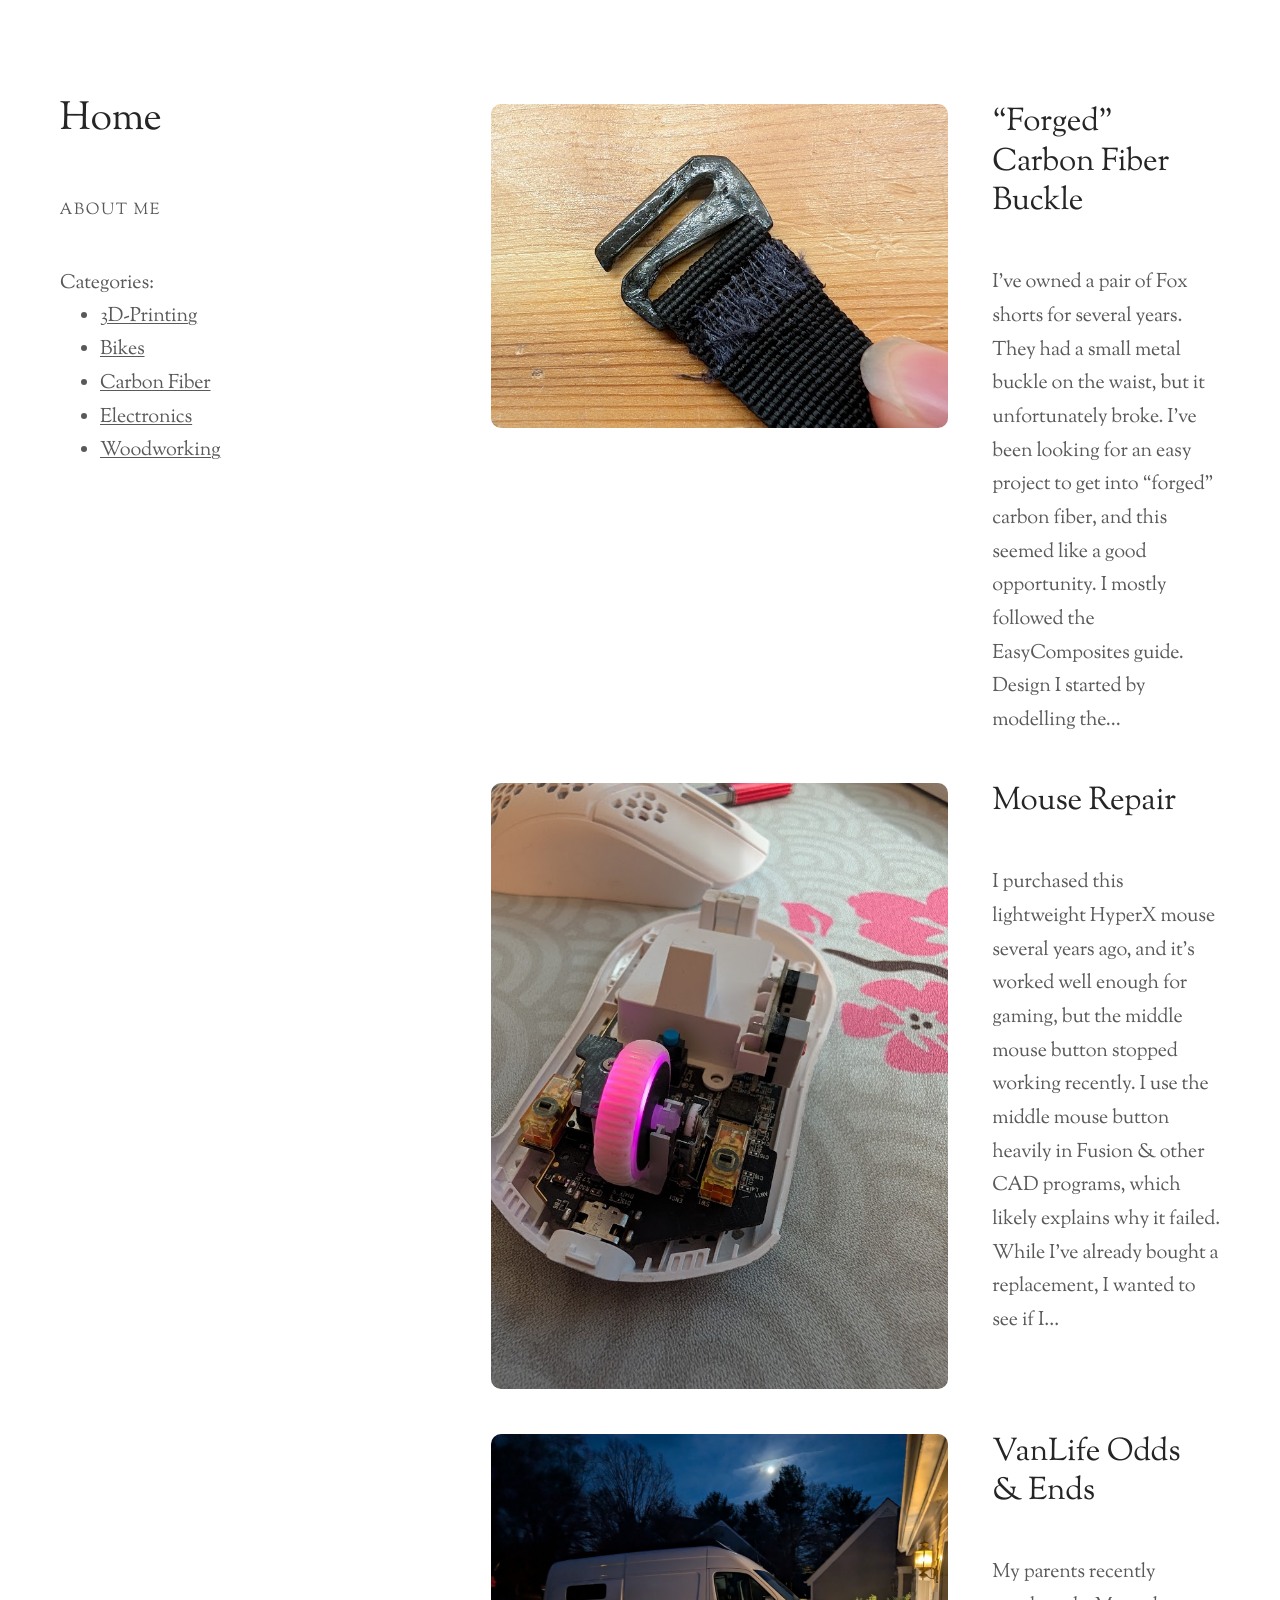
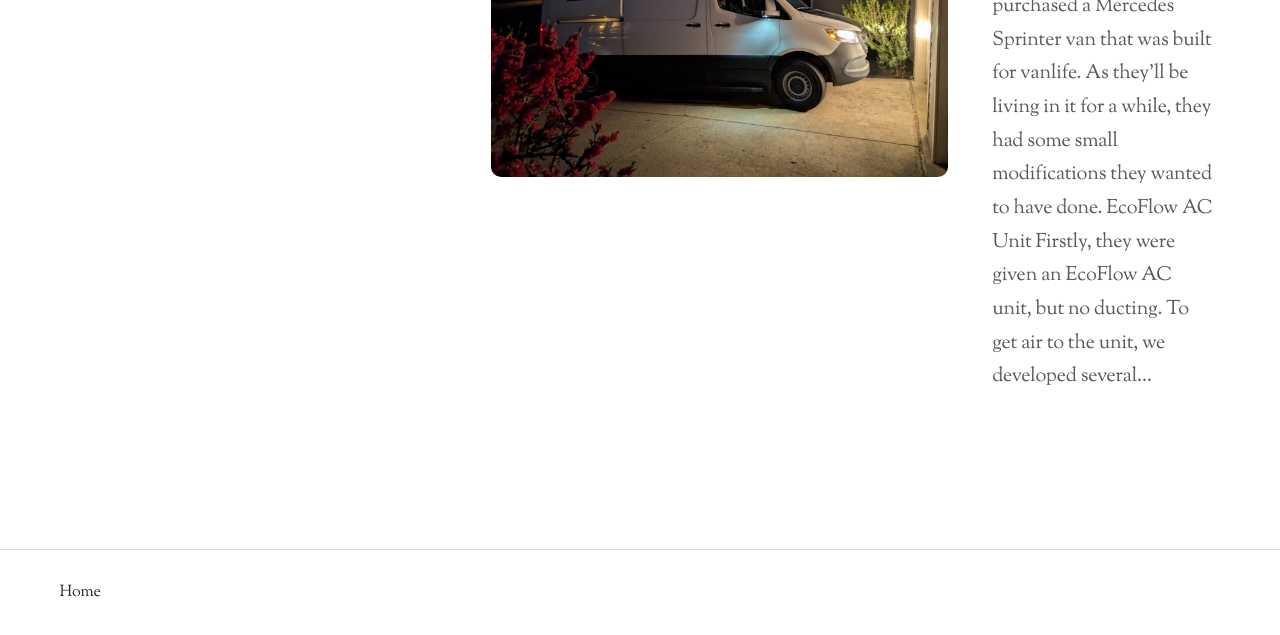
<file: index.html>
<!DOCTYPE html>
<html lang="en-US">
<head><meta charset="UTF-8">
	
	<meta name="viewport" content="width=device-width, initial-scale=1">
<meta name="robots" content="max-image-preview:large">
<title>Home</title>
<link rel="alternate" type="application/rss+xml" title="Home » Feed" href="/feed/">
<style id="wp-img-auto-sizes-contain-inline-css">
img:is([sizes=auto i],[sizes^="auto," i]){contain-intrinsic-size:3000px 1500px}
/*# sourceURL=wp-img-auto-sizes-contain-inline-css */
</style>
<style id="wp-block-spacer-inline-css">
.wp-block-spacer{clear:both}
/*# sourceURL=/wp-includes/blocks/spacer/style.min.css */
</style>
<style id="wp-block-site-title-inline-css">
.wp-block-site-title{box-sizing:border-box}.wp-block-site-title :where(a){color:inherit;font-family:inherit;font-size:inherit;font-style:inherit;font-weight:inherit;letter-spacing:inherit;line-height:inherit;text-decoration:inherit}
/*# sourceURL=/wp-includes/blocks/site-title/style.min.css */
</style>
<style id="wp-block-group-inline-css">
.wp-block-group{box-sizing:border-box}:where(.wp-block-group.wp-block-group-is-layout-constrained){position:relative}
/*# sourceURL=/wp-includes/blocks/group/style.min.css */
</style>
<style id="wp-block-page-list-inline-css">
.wp-block-navigation .wp-block-page-list{align-items:var(--navigation-layout-align,initial);background-color:inherit;display:flex;flex-direction:var(--navigation-layout-direction,initial);flex-wrap:var(--navigation-layout-wrap,wrap);justify-content:var(--navigation-layout-justify,initial)}.wp-block-navigation .wp-block-navigation-item{background-color:inherit}.wp-block-page-list{box-sizing:border-box}
/*# sourceURL=/wp-includes/blocks/page-list/style.min.css */
</style>
<style id="wp-block-navigation-inline-css">
.wp-block-navigation{position:relative}.wp-block-navigation ul{margin-bottom:0;margin-left:0;margin-top:0;padding-left:0}.wp-block-navigation ul,.wp-block-navigation ul li{list-style:none}.wp-block-navigation .wp-block-navigation-item{align-items:center;background-color:inherit;display:flex;position:relative}.wp-block-navigation .wp-block-navigation-item .wp-block-navigation__submenu-container:empty{display:none}.wp-block-navigation .wp-block-navigation-item__content{display:block;z-index:1}.wp-block-navigation .wp-block-navigation-item__content.wp-block-navigation-item__content{color:inherit}.wp-block-navigation.has-text-decoration-underline .wp-block-navigation-item__content,.wp-block-navigation.has-text-decoration-underline .wp-block-navigation-item__content:active,.wp-block-navigation.has-text-decoration-underline .wp-block-navigation-item__content:focus{text-decoration:underline}.wp-block-navigation.has-text-decoration-line-through .wp-block-navigation-item__content,.wp-block-navigation.has-text-decoration-line-through .wp-block-navigation-item__content:active,.wp-block-navigation.has-text-decoration-line-through .wp-block-navigation-item__content:focus{text-decoration:line-through}.wp-block-navigation :where(a),.wp-block-navigation :where(a:active),.wp-block-navigation :where(a:focus){text-decoration:none}.wp-block-navigation .wp-block-navigation__submenu-icon{align-self:center;background-color:inherit;border:none;color:currentColor;display:inline-block;font-size:inherit;height:.6em;line-height:0;margin-left:.25em;padding:0;width:.6em}.wp-block-navigation .wp-block-navigation__submenu-icon svg{stroke:currentColor;display:inline-block;height:inherit;margin-top:.075em;width:inherit}.wp-block-navigation{--navigation-layout-justification-setting:flex-start;--navigation-layout-direction:row;--navigation-layout-wrap:wrap;--navigation-layout-justify:flex-start;--navigation-layout-align:center}.wp-block-navigation.is-vertical{--navigation-layout-direction:column;--navigation-layout-justify:initial;--navigation-layout-align:flex-start}.wp-block-navigation.no-wrap{--navigation-layout-wrap:nowrap}.wp-block-navigation.items-justified-center{--navigation-layout-justification-setting:center;--navigation-layout-justify:center}.wp-block-navigation.items-justified-center.is-vertical{--navigation-layout-align:center}.wp-block-navigation.items-justified-right{--navigation-layout-justification-setting:flex-end;--navigation-layout-justify:flex-end}.wp-block-navigation.items-justified-right.is-vertical{--navigation-layout-align:flex-end}.wp-block-navigation.items-justified-space-between{--navigation-layout-justification-setting:space-between;--navigation-layout-justify:space-between}:where(.wp-block-navigation) ul li{padding:0}.wp-block-navigation .has-child .wp-block-navigation__submenu-container{align-items:normal;background-color:inherit;color:inherit;display:flex;flex-direction:column;opacity:0;position:absolute;z-index:2}@media not (prefers-reduced-motion){.wp-block-navigation .has-child .wp-block-navigation__submenu-container{transition:opacity .1s linear}}.wp-block-navigation .has-child .wp-block-navigation__submenu-container{height:0;overflow:hidden;visibility:hidden;width:0}.wp-block-navigation .has-child .wp-block-navigation__submenu-container>.wp-block-navigation-item>.wp-block-navigation-item__content{display:flex;flex-grow:1;padding:.5em 1em}.wp-block-navigation .has-child .wp-block-navigation__submenu-container>.wp-block-navigation-item>.wp-block-navigation-item__content .wp-block-navigation__submenu-icon{margin-left:auto;margin-right:0}.wp-block-navigation .has-child .wp-block-navigation__submenu-container .wp-block-navigation-item__content{margin:0}.wp-block-navigation .has-child .wp-block-navigation__submenu-container{left:-1px;top:100%}@media (min-width:782px){.wp-block-navigation .has-child .wp-block-navigation__submenu-container .wp-block-navigation__submenu-container{left:100%;top:-1px}.wp-block-navigation .has-child .wp-block-navigation__submenu-container .wp-block-navigation__submenu-container:before{background:transparent;content:"";display:block;height:100%;position:absolute;right:100%;width:.5em}.wp-block-navigation .has-child .wp-block-navigation__submenu-container .wp-block-navigation__submenu-icon{margin-right:.25em}.wp-block-navigation .has-child .wp-block-navigation__submenu-container .wp-block-navigation__submenu-icon svg{transform:rotate(-90deg)}}@media (hover:hover){.wp-block-navigation .has-child:not(.open-on-click):hover>.wp-block-navigation__submenu-container{height:auto;min-width:200px;opacity:1;overflow:visible;visibility:visible;width:auto}}.wp-block-navigation .has-child .wp-block-navigation-submenu__toggle[aria-expanded=true]~.wp-block-navigation__submenu-container,.wp-block-navigation .has-child:not(.open-on-click):not(.open-on-hover-click):focus-within>.wp-block-navigation__submenu-container{height:auto;min-width:200px;opacity:1;overflow:visible;visibility:visible;width:auto}.wp-block-navigation .has-child.open-always{align-items:var(--navigation-layout-align,initial);flex-direction:var(--navigation-layout-direction,initial);flex-wrap:var(--navigation-layout-wrap,wrap);gap:var(--wp--style--block-gap,2em)}.wp-block-navigation .has-child.open-always,.wp-block-navigation .has-child.open-always .wp-block-navigation-item{justify-content:var(--navigation-layout-justify,initial)}.wp-block-navigation .has-child.open-always .wp-block-navigation__submenu-container,.wp-block-navigation .has-child.open-always.wp-block-navigation-submenu{gap:var(--wp--style--block-gap,2em)}.wp-block-navigation .has-child.open-always .wp-block-navigation-item,.wp-block-navigation .has-child.open-always .wp-block-navigation__submenu-container,.wp-block-navigation .has-child.open-always.wp-block-navigation-submenu{padding-bottom:0;padding-top:0}.wp-block-navigation .has-child.open-always .wp-block-navigation__submenu-container{padding-left:var(--wp--style--block-gap,2em);padding-right:var(--wp--style--block-gap,2em)}.wp-block-navigation .has-child.open-always .wp-block-navigation__submenu-container .wp-block-navigation-item__content{padding:0}.wp-block-navigation .has-child.open-always .wp-block-navigation__submenu-container>.wp-block-navigation-item>.wp-block-navigation-item__content,.wp-block-navigation .has-child.open-always>.wp-block-navigation-item__content{flex-grow:0}.wp-block-navigation .has-child.open-always>.wp-block-navigation__submenu-container{background-color:transparent;border:none;color:inherit;flex-basis:100%;height:auto;opacity:1;overflow:visible;position:static;visibility:visible;width:auto}.wp-block-navigation.has-background .has-child .wp-block-navigation__submenu-container{left:0;top:100%}@media (min-width:782px){.wp-block-navigation.has-background .has-child .wp-block-navigation__submenu-container .wp-block-navigation__submenu-container{left:100%;top:0}}.wp-block-navigation-submenu{display:flex;position:relative}.wp-block-navigation-submenu .wp-block-navigation__submenu-icon svg{stroke:currentColor}button.wp-block-navigation-item__content{background-color:transparent;border:none;color:currentColor;font-family:inherit;font-size:inherit;font-style:inherit;font-weight:inherit;letter-spacing:inherit;line-height:inherit;text-align:left;text-transform:inherit}.wp-block-navigation-submenu__toggle{cursor:pointer}.wp-block-navigation-submenu__toggle[aria-expanded=true]+.wp-block-navigation__submenu-icon>svg,.wp-block-navigation-submenu__toggle[aria-expanded=true]>svg{transform:rotate(180deg)}.wp-block-navigation-item.open-on-click .wp-block-navigation-submenu__toggle{padding-left:0;padding-right:.85em}.wp-block-navigation-item.open-on-click .wp-block-navigation-submenu__toggle+.wp-block-navigation__submenu-icon{margin-left:-.6em;pointer-events:none}.wp-block-navigation-item.open-on-click button.wp-block-navigation-item__content:not(.wp-block-navigation-submenu__toggle){padding:0}.wp-block-navigation .wp-block-page-list,.wp-block-navigation__container,.wp-block-navigation__responsive-close,.wp-block-navigation__responsive-container,.wp-block-navigation__responsive-container-content,.wp-block-navigation__responsive-dialog{gap:inherit}:where(.wp-block-navigation.has-background .wp-block-navigation-item a:not(.wp-element-button)),:where(.wp-block-navigation.has-background .wp-block-navigation-submenu a:not(.wp-element-button)){padding:.5em 1em}:where(.wp-block-navigation .wp-block-navigation__submenu-container .wp-block-navigation-item a:not(.wp-element-button)),:where(.wp-block-navigation .wp-block-navigation__submenu-container .wp-block-navigation-submenu a:not(.wp-element-button)),:where(.wp-block-navigation .wp-block-navigation__submenu-container .wp-block-navigation-submenu button.wp-block-navigation-item__content),:where(.wp-block-navigation .wp-block-navigation__submenu-container .wp-block-pages-list__item button.wp-block-navigation-item__content){padding:.5em 1em}.wp-block-navigation.items-justified-right .wp-block-navigation__container .has-child .wp-block-navigation__submenu-container,.wp-block-navigation.items-justified-right .wp-block-page-list>.has-child .wp-block-navigation__submenu-container,.wp-block-navigation.items-justified-space-between .wp-block-page-list>.has-child:last-child .wp-block-navigation__submenu-container,.wp-block-navigation.items-justified-space-between>.wp-block-navigation__container>.has-child:last-child .wp-block-navigation__submenu-container{left:auto;right:0}.wp-block-navigation.items-justified-right .wp-block-navigation__container .has-child .wp-block-navigation__submenu-container .wp-block-navigation__submenu-container,.wp-block-navigation.items-justified-right .wp-block-page-list>.has-child .wp-block-navigation__submenu-container .wp-block-navigation__submenu-container,.wp-block-navigation.items-justified-space-between .wp-block-page-list>.has-child:last-child .wp-block-navigation__submenu-container .wp-block-navigation__submenu-container,.wp-block-navigation.items-justified-space-between>.wp-block-navigation__container>.has-child:last-child .wp-block-navigation__submenu-container .wp-block-navigation__submenu-container{left:-1px;right:-1px}@media (min-width:782px){.wp-block-navigation.items-justified-right .wp-block-navigation__container .has-child .wp-block-navigation__submenu-container .wp-block-navigation__submenu-container,.wp-block-navigation.items-justified-right .wp-block-page-list>.has-child .wp-block-navigation__submenu-container .wp-block-navigation__submenu-container,.wp-block-navigation.items-justified-space-between .wp-block-page-list>.has-child:last-child .wp-block-navigation__submenu-container .wp-block-navigation__submenu-container,.wp-block-navigation.items-justified-space-between>.wp-block-navigation__container>.has-child:last-child .wp-block-navigation__submenu-container .wp-block-navigation__submenu-container{left:auto;right:100%}}.wp-block-navigation:not(.has-background) .wp-block-navigation__submenu-container{background-color:#fff;border:1px solid rgba(0,0,0,.15)}.wp-block-navigation.has-background .wp-block-navigation__submenu-container{background-color:inherit}.wp-block-navigation:not(.has-text-color) .wp-block-navigation__submenu-container{color:#000}.wp-block-navigation__container{align-items:var(--navigation-layout-align,initial);display:flex;flex-direction:var(--navigation-layout-direction,initial);flex-wrap:var(--navigation-layout-wrap,wrap);justify-content:var(--navigation-layout-justify,initial);list-style:none;margin:0;padding-left:0}.wp-block-navigation__container .is-responsive{display:none}.wp-block-navigation__container:only-child,.wp-block-page-list:only-child{flex-grow:1}@keyframes overlay-menu__fade-in-animation{0%{opacity:0;transform:translateY(.5em)}to{opacity:1;transform:translateY(0)}}.wp-block-navigation__responsive-container{bottom:0;display:none;left:0;position:fixed;right:0;top:0}.wp-block-navigation__responsive-container :where(.wp-block-navigation-item a){color:inherit}.wp-block-navigation__responsive-container .wp-block-navigation__responsive-container-content{align-items:var(--navigation-layout-align,initial);display:flex;flex-direction:var(--navigation-layout-direction,initial);flex-wrap:var(--navigation-layout-wrap,wrap);justify-content:var(--navigation-layout-justify,initial)}.wp-block-navigation__responsive-container:not(.is-menu-open.is-menu-open){background-color:inherit!important;color:inherit!important}.wp-block-navigation__responsive-container.is-menu-open{background-color:inherit;display:flex;flex-direction:column}@media not (prefers-reduced-motion){.wp-block-navigation__responsive-container.is-menu-open{animation:overlay-menu__fade-in-animation .1s ease-out;animation-fill-mode:forwards}}.wp-block-navigation__responsive-container.is-menu-open:not(.disable-default-overlay){padding:clamp(1rem,var(--wp--style--root--padding-top),20rem) clamp(1rem,var(--wp--style--root--padding-right),20rem) clamp(1rem,var(--wp--style--root--padding-bottom),20rem) clamp(1rem,var(--wp--style--root--padding-left),20rem)}.wp-block-navigation__responsive-container.is-menu-open{overflow:auto;z-index:100000}.wp-block-navigation__responsive-container.is-menu-open:not(.disable-default-overlay) .wp-block-navigation__responsive-container-content{padding-top:calc(2rem + 24px)}.wp-block-navigation__responsive-container.is-menu-open:where(:not(.disable-default-overlay)) .wp-block-navigation__responsive-container-content{align-items:var(--navigation-layout-justification-setting,inherit);display:flex;flex-direction:column;flex-wrap:nowrap;overflow:visible}.wp-block-navigation__responsive-container.is-menu-open:where(:not(.disable-default-overlay)) .wp-block-navigation__responsive-container-content,.wp-block-navigation__responsive-container.is-menu-open:where(:not(.disable-default-overlay)) .wp-block-navigation__responsive-container-content .wp-block-navigation__container,.wp-block-navigation__responsive-container.is-menu-open:where(:not(.disable-default-overlay)) .wp-block-navigation__responsive-container-content .wp-block-page-list{justify-content:flex-start}.wp-block-navigation__responsive-container.is-menu-open:where(:not(.disable-default-overlay)) .wp-block-navigation__responsive-container-content .wp-block-navigation__submenu-icon{display:none}.wp-block-navigation__responsive-container.is-menu-open:where(:not(.disable-default-overlay)) .wp-block-navigation__responsive-container-content .has-child .wp-block-navigation__submenu-container{border:none;height:auto;min-width:200px;opacity:1;overflow:initial;padding-left:2rem;padding-right:2rem;position:static;visibility:visible;width:auto}.wp-block-navigation__responsive-container.is-menu-open:where(:not(.disable-default-overlay)) .wp-block-navigation__responsive-container-content .wp-block-navigation__container,.wp-block-navigation__responsive-container.is-menu-open:where(:not(.disable-default-overlay)) .wp-block-navigation__responsive-container-content .wp-block-navigation__submenu-container{gap:inherit}.wp-block-navigation__responsive-container.is-menu-open:where(:not(.disable-default-overlay)) .wp-block-navigation__responsive-container-content .wp-block-navigation__submenu-container{padding-top:var(--wp--style--block-gap,2em)}.wp-block-navigation__responsive-container.is-menu-open:where(:not(.disable-default-overlay)) .wp-block-navigation__responsive-container-content .wp-block-navigation-item__content{padding:0}.wp-block-navigation__responsive-container.is-menu-open:where(:not(.disable-default-overlay)) .wp-block-navigation__responsive-container-content .wp-block-navigation-item,.wp-block-navigation__responsive-container.is-menu-open:where(:not(.disable-default-overlay)) .wp-block-navigation__responsive-container-content .wp-block-navigation__container,.wp-block-navigation__responsive-container.is-menu-open:where(:not(.disable-default-overlay)) .wp-block-navigation__responsive-container-content .wp-block-page-list{align-items:var(--navigation-layout-justification-setting,initial);display:flex;flex-direction:column}.wp-block-navigation__responsive-container.is-menu-open:where(:not(.disable-default-overlay)) .wp-block-navigation-item,.wp-block-navigation__responsive-container.is-menu-open:where(:not(.disable-default-overlay)) .wp-block-navigation-item .wp-block-navigation__submenu-container,.wp-block-navigation__responsive-container.is-menu-open:where(:not(.disable-default-overlay)) .wp-block-navigation__container,.wp-block-navigation__responsive-container.is-menu-open:where(:not(.disable-default-overlay)) .wp-block-page-list{background:transparent!important;color:inherit!important}.wp-block-navigation__responsive-container.is-menu-open:where(:not(.disable-default-overlay)) .wp-block-navigation__submenu-container.wp-block-navigation__submenu-container.wp-block-navigation__submenu-container.wp-block-navigation__submenu-container{left:auto;right:auto}.wp-block-navigation__responsive-container.disable-default-overlay .wp-block-navigation__overlay-container{display:none;width:100%}.wp-block-navigation__responsive-container.disable-default-overlay .wp-block-navigation__responsive-close{max-width:none}.wp-block-navigation__responsive-container.disable-default-overlay.is-menu-open .wp-block-navigation__responsive-container-content>:not(.wp-block-navigation__overlay-container){display:none}.wp-block-navigation__responsive-container.disable-default-overlay.is-menu-open .wp-block-navigation__responsive-container-content .wp-block-navigation__overlay-container{display:block}.wp-block-navigation__responsive-container.disable-default-overlay.is-menu-open .wp-block-navigation__responsive-container-content .wp-block-navigation__overlay-container .wp-block-navigation__submenu-container{left:0;right:auto}@media (min-width:600px){.wp-block-navigation__responsive-container:not(.hidden-by-default):not(.is-menu-open){background-color:inherit;display:block;position:relative;width:100%;z-index:auto}.wp-block-navigation__responsive-container:not(.hidden-by-default):not(.is-menu-open) .wp-block-navigation__responsive-container-close{display:none}.wp-block-navigation__responsive-container.is-menu-open .wp-block-navigation__submenu-container.wp-block-navigation__submenu-container.wp-block-navigation__submenu-container.wp-block-navigation__submenu-container{left:0}}.wp-block-navigation:not(.has-background) .wp-block-navigation__responsive-container.is-menu-open:not(.disable-default-overlay){background-color:#fff}.wp-block-navigation:not(.has-text-color) .wp-block-navigation__responsive-container.is-menu-open:not(.disable-default-overlay){color:#000}.wp-block-navigation__toggle_button_label{font-size:1rem;font-weight:700}.wp-block-navigation__responsive-container-close,.wp-block-navigation__responsive-container-open{background:transparent;border:none;color:currentColor;cursor:pointer;margin:0;padding:0;text-transform:inherit;vertical-align:middle}.wp-block-navigation__responsive-container-close svg,.wp-block-navigation__responsive-container-open svg{fill:currentColor;display:block;height:24px;pointer-events:none;width:24px}.wp-block-navigation__responsive-container-open{display:flex}.wp-block-navigation__responsive-container-open.wp-block-navigation__responsive-container-open.wp-block-navigation__responsive-container-open{font-family:inherit;font-size:inherit;font-weight:inherit}@media (min-width:600px){.wp-block-navigation__responsive-container-open:not(.always-shown){display:none}}.wp-block-navigation__responsive-container-close{position:absolute;right:0;top:0;z-index:2}.wp-block-navigation__responsive-container-close.wp-block-navigation__responsive-container-close.wp-block-navigation__responsive-container-close{font-family:inherit;font-size:inherit;font-weight:inherit}.disable-default-overlay .wp-block-navigation__responsive-container-close{right:clamp(1rem,var(--wp--style--root--padding-left),20rem);top:clamp(1rem,var(--wp--style--root--padding-left),20rem)}.wp-block-navigation__responsive-close{width:100%}.has-modal-open .wp-block-navigation__responsive-close{margin-left:auto;margin-right:auto;max-width:var(--wp--style--global--wide-size,100%)}.wp-block-navigation__responsive-close:focus{outline:none}.is-menu-open .wp-block-navigation__responsive-close,.is-menu-open .wp-block-navigation__responsive-container-content,.is-menu-open .wp-block-navigation__responsive-dialog{box-sizing:border-box}.wp-block-navigation__responsive-dialog{position:relative}.has-modal-open .admin-bar .is-menu-open:where(:not(.disable-default-overlay)) .wp-block-navigation__responsive-dialog{margin-top:46px}@media (min-width:782px){.has-modal-open .admin-bar .is-menu-open:where(:not(.disable-default-overlay)) .wp-block-navigation__responsive-dialog{margin-top:32px}}html.has-modal-open{overflow:hidden}
/*# sourceURL=/wp-includes/blocks/navigation/style.min.css */
</style>
<style id="wp-block-paragraph-inline-css">
.is-small-text{font-size:.875em}.is-regular-text{font-size:1em}.is-large-text{font-size:2.25em}.is-larger-text{font-size:3em}.has-drop-cap:not(:focus):first-letter{float:left;font-size:8.4em;font-style:normal;font-weight:100;line-height:.68;margin:.05em .1em 0 0;text-transform:uppercase}body.rtl .has-drop-cap:not(:focus):first-letter{float:none;margin-left:.1em}p.has-drop-cap.has-background{overflow:hidden}:root :where(p.has-background){padding:1.25em 2.375em}:where(p.has-text-color:not(.has-link-color)) a{color:inherit}p.has-text-align-left[style*="writing-mode:vertical-lr"],p.has-text-align-right[style*="writing-mode:vertical-rl"]{rotate:180deg}
/*# sourceURL=/wp-includes/blocks/paragraph/style.min.css */
</style>
<style id="wp-block-categories-inline-css">
.wp-block-categories{box-sizing:border-box}.wp-block-categories.alignleft{margin-right:2em}.wp-block-categories.alignright{margin-left:2em}.wp-block-categories.wp-block-categories-dropdown.aligncenter{text-align:center}.wp-block-categories .wp-block-categories__label:not(.screen-reader-text){display:block;width:100%}
/*# sourceURL=/wp-includes/blocks/categories/style.min.css */
</style>
<style id="wp-block-columns-inline-css">
.wp-block-columns{box-sizing:border-box;display:flex;flex-wrap:wrap!important}@media (min-width:782px){.wp-block-columns{flex-wrap:nowrap!important}}.wp-block-columns{align-items:normal!important}.wp-block-columns.are-vertically-aligned-top{align-items:flex-start}.wp-block-columns.are-vertically-aligned-center{align-items:center}.wp-block-columns.are-vertically-aligned-bottom{align-items:flex-end}@media (max-width:781px){.wp-block-columns:not(.is-not-stacked-on-mobile)>.wp-block-column{flex-basis:100%!important}}@media (min-width:782px){.wp-block-columns:not(.is-not-stacked-on-mobile)>.wp-block-column{flex-basis:0;flex-grow:1}.wp-block-columns:not(.is-not-stacked-on-mobile)>.wp-block-column[style*=flex-basis]{flex-grow:0}}.wp-block-columns.is-not-stacked-on-mobile{flex-wrap:nowrap!important}.wp-block-columns.is-not-stacked-on-mobile>.wp-block-column{flex-basis:0;flex-grow:1}.wp-block-columns.is-not-stacked-on-mobile>.wp-block-column[style*=flex-basis]{flex-grow:0}:where(.wp-block-columns){margin-bottom:1.75em}:where(.wp-block-columns.has-background){padding:1.25em 2.375em}.wp-block-column{flex-grow:1;min-width:0;overflow-wrap:break-word;word-break:break-word}.wp-block-column.is-vertically-aligned-top{align-self:flex-start}.wp-block-column.is-vertically-aligned-center{align-self:center}.wp-block-column.is-vertically-aligned-bottom{align-self:flex-end}.wp-block-column.is-vertically-aligned-stretch{align-self:stretch}.wp-block-column.is-vertically-aligned-bottom,.wp-block-column.is-vertically-aligned-center,.wp-block-column.is-vertically-aligned-top{width:100%}
/*# sourceURL=/wp-includes/blocks/columns/style.min.css */
</style>
<style id="wp-block-post-featured-image-inline-css">
.wp-block-post-featured-image{margin-left:0;margin-right:0}.wp-block-post-featured-image a{display:block;height:100%}.wp-block-post-featured-image :where(img){box-sizing:border-box;height:auto;max-width:100%;vertical-align:bottom;width:100%}.wp-block-post-featured-image.alignfull img,.wp-block-post-featured-image.alignwide img{width:100%}.wp-block-post-featured-image .wp-block-post-featured-image__overlay.has-background-dim{background-color:#000;inset:0;position:absolute}.wp-block-post-featured-image{position:relative}.wp-block-post-featured-image .wp-block-post-featured-image__overlay.has-background-gradient{background-color:transparent}.wp-block-post-featured-image .wp-block-post-featured-image__overlay.has-background-dim-0{opacity:0}.wp-block-post-featured-image .wp-block-post-featured-image__overlay.has-background-dim-10{opacity:.1}.wp-block-post-featured-image .wp-block-post-featured-image__overlay.has-background-dim-20{opacity:.2}.wp-block-post-featured-image .wp-block-post-featured-image__overlay.has-background-dim-30{opacity:.3}.wp-block-post-featured-image .wp-block-post-featured-image__overlay.has-background-dim-40{opacity:.4}.wp-block-post-featured-image .wp-block-post-featured-image__overlay.has-background-dim-50{opacity:.5}.wp-block-post-featured-image .wp-block-post-featured-image__overlay.has-background-dim-60{opacity:.6}.wp-block-post-featured-image .wp-block-post-featured-image__overlay.has-background-dim-70{opacity:.7}.wp-block-post-featured-image .wp-block-post-featured-image__overlay.has-background-dim-80{opacity:.8}.wp-block-post-featured-image .wp-block-post-featured-image__overlay.has-background-dim-90{opacity:.9}.wp-block-post-featured-image .wp-block-post-featured-image__overlay.has-background-dim-100{opacity:1}.wp-block-post-featured-image:where(.alignleft,.alignright){width:100%}
/*# sourceURL=/wp-includes/blocks/post-featured-image/style.min.css */
</style>
<style id="wp-block-post-title-inline-css">
.wp-block-post-title{box-sizing:border-box;word-break:break-word}.wp-block-post-title :where(a){display:inline-block;font-family:inherit;font-size:inherit;font-style:inherit;font-weight:inherit;letter-spacing:inherit;line-height:inherit;text-decoration:inherit}
/*# sourceURL=/wp-includes/blocks/post-title/style.min.css */
</style>
<style id="wp-block-heading-inline-css">
h1:where(.wp-block-heading).has-background,h2:where(.wp-block-heading).has-background,h3:where(.wp-block-heading).has-background,h4:where(.wp-block-heading).has-background,h5:where(.wp-block-heading).has-background,h6:where(.wp-block-heading).has-background{padding:1.25em 2.375em}h1.has-text-align-left[style*=writing-mode]:where([style*=vertical-lr]),h1.has-text-align-right[style*=writing-mode]:where([style*=vertical-rl]),h2.has-text-align-left[style*=writing-mode]:where([style*=vertical-lr]),h2.has-text-align-right[style*=writing-mode]:where([style*=vertical-rl]),h3.has-text-align-left[style*=writing-mode]:where([style*=vertical-lr]),h3.has-text-align-right[style*=writing-mode]:where([style*=vertical-rl]),h4.has-text-align-left[style*=writing-mode]:where([style*=vertical-lr]),h4.has-text-align-right[style*=writing-mode]:where([style*=vertical-rl]),h5.has-text-align-left[style*=writing-mode]:where([style*=vertical-lr]),h5.has-text-align-right[style*=writing-mode]:where([style*=vertical-rl]),h6.has-text-align-left[style*=writing-mode]:where([style*=vertical-lr]),h6.has-text-align-right[style*=writing-mode]:where([style*=vertical-rl]){rotate:180deg}
/*# sourceURL=/wp-includes/blocks/heading/style.min.css */
</style>
<style id="wp-block-post-excerpt-inline-css">
:where(.wp-block-post-excerpt){box-sizing:border-box;margin-bottom:var(--wp--style--block-gap);margin-top:var(--wp--style--block-gap)}.wp-block-post-excerpt__excerpt{margin-bottom:0;margin-top:0}.wp-block-post-excerpt__more-text{margin-bottom:0;margin-top:var(--wp--style--block-gap)}.wp-block-post-excerpt__more-link{display:inline-block}
/*# sourceURL=/wp-includes/blocks/post-excerpt/style.min.css */
</style>
<style id="wp-block-post-template-inline-css">
.wp-block-post-template{box-sizing:border-box;list-style:none;margin-bottom:0;margin-top:0;max-width:100%;padding:0}.wp-block-post-template.is-flex-container{display:flex;flex-direction:row;flex-wrap:wrap;gap:1.25em}.wp-block-post-template.is-flex-container>li{margin:0;width:100%}@media (min-width:600px){.wp-block-post-template.is-flex-container.is-flex-container.columns-2>li{width:calc(50% - .625em)}.wp-block-post-template.is-flex-container.is-flex-container.columns-3>li{width:calc(33.33333% - .83333em)}.wp-block-post-template.is-flex-container.is-flex-container.columns-4>li{width:calc(25% - .9375em)}.wp-block-post-template.is-flex-container.is-flex-container.columns-5>li{width:calc(20% - 1em)}.wp-block-post-template.is-flex-container.is-flex-container.columns-6>li{width:calc(16.66667% - 1.04167em)}}@media (max-width:600px){.wp-block-post-template-is-layout-grid[class*=columns-]:not(.has-native-responsive-grid){grid-template-columns:1fr}}.wp-block-post-template-is-layout-constrained>li>.alignright,.wp-block-post-template-is-layout-flow>li>.alignright{float:right;margin-inline-end:0;margin-inline-start:2em}.wp-block-post-template-is-layout-constrained>li>.alignleft,.wp-block-post-template-is-layout-flow>li>.alignleft{float:left;margin-inline-end:2em;margin-inline-start:0}.wp-block-post-template-is-layout-constrained>li>.aligncenter,.wp-block-post-template-is-layout-flow>li>.aligncenter{margin-inline-end:auto;margin-inline-start:auto}
/*# sourceURL=/wp-includes/blocks/post-template/style.min.css */
</style>
<style id="wp-emoji-styles-inline-css">

	img.wp-smiley, img.emoji {
		display: inline !important;
		border: none !important;
		box-shadow: none !important;
		height: 1em !important;
		width: 1em !important;
		margin: 0 0.07em !important;
		vertical-align: -0.1em !important;
		background: none !important;
		padding: 0 !important;
	}
/*# sourceURL=wp-emoji-styles-inline-css */
</style>
<style id="wp-block-library-inline-css">
:root{--wp-block-synced-color:#7a00df;--wp-block-synced-color--rgb:122,0,223;--wp-bound-block-color:var(--wp-block-synced-color);--wp-editor-canvas-background:#ddd;--wp-admin-theme-color:#007cba;--wp-admin-theme-color--rgb:0,124,186;--wp-admin-theme-color-darker-10:#006ba1;--wp-admin-theme-color-darker-10--rgb:0,107,160.5;--wp-admin-theme-color-darker-20:#005a87;--wp-admin-theme-color-darker-20--rgb:0,90,135;--wp-admin-border-width-focus:2px}@media (min-resolution:192dpi){:root{--wp-admin-border-width-focus:1.5px}}.wp-element-button{cursor:pointer}:root .has-very-light-gray-background-color{background-color:#eee}:root .has-very-dark-gray-background-color{background-color:#313131}:root .has-very-light-gray-color{color:#eee}:root .has-very-dark-gray-color{color:#313131}:root .has-vivid-green-cyan-to-vivid-cyan-blue-gradient-background{background:linear-gradient(135deg,#00d084,#0693e3)}:root .has-purple-crush-gradient-background{background:linear-gradient(135deg,#34e2e4,#4721fb 50%,#ab1dfe)}:root .has-hazy-dawn-gradient-background{background:linear-gradient(135deg,#faaca8,#dad0ec)}:root .has-subdued-olive-gradient-background{background:linear-gradient(135deg,#fafae1,#67a671)}:root .has-atomic-cream-gradient-background{background:linear-gradient(135deg,#fdd79a,#004a59)}:root .has-nightshade-gradient-background{background:linear-gradient(135deg,#330968,#31cdcf)}:root .has-midnight-gradient-background{background:linear-gradient(135deg,#020381,#2874fc)}:root{--wp--preset--font-size--normal:16px;--wp--preset--font-size--huge:42px}.has-regular-font-size{font-size:1em}.has-larger-font-size{font-size:2.625em}.has-normal-font-size{font-size:var(--wp--preset--font-size--normal)}.has-huge-font-size{font-size:var(--wp--preset--font-size--huge)}:root .has-text-align-center{text-align:center}:root .has-text-align-left{text-align:left}:root .has-text-align-right{text-align:right}.has-fit-text{white-space:nowrap!important}#end-resizable-editor-section{display:none}.aligncenter{clear:both}.items-justified-left{justify-content:flex-start}.items-justified-center{justify-content:center}.items-justified-right{justify-content:flex-end}.items-justified-space-between{justify-content:space-between}.screen-reader-text{word-wrap:normal!important;border:0;clip-path:inset(50%);height:1px;margin:-1px;overflow:hidden;padding:0;position:absolute;width:1px;word-break:normal!important}.screen-reader-text:focus{background-color:#ddd;clip-path:none;color:#444;display:block;font-size:1em;height:auto;left:5px;line-height:normal;padding:15px 23px 14px;text-decoration:none;top:5px;width:auto;z-index:100000}html :where(.has-border-color){border-style:solid}html :where([style^=border-color],[style*=";border-color"],[style*="; border-color"]){border-style:solid}html :where([style^=border-top-color],[style*=";border-top-color"],[style*="; border-top-color"]){border-top-style:solid}html :where([style^=border-right-color],[style*=";border-right-color"],[style*="; border-right-color"]){border-right-style:solid}html :where([style^=border-bottom-color],[style*=";border-bottom-color"],[style*="; border-bottom-color"]){border-bottom-style:solid}html :where([style^=border-left-color],[style*=";border-left-color"],[style*="; border-left-color"]){border-left-style:solid}html :where([style^=border-width],[style*=";border-width"],[style*="; border-width"]){border-style:solid}html :where([style^=border-top-width],[style*=";border-top-width"],[style*="; border-top-width"]){border-top-style:solid}html :where([style^=border-right-width],[style*=";border-right-width"],[style*="; border-right-width"]){border-right-style:solid}html :where([style^=border-bottom-width],[style*=";border-bottom-width"],[style*="; border-bottom-width"]){border-bottom-style:solid}html :where([style^=border-left-width],[style*=";border-left-width"],[style*="; border-left-width"]){border-left-style:solid}html :where(img[class*=wp-image-]){height:auto;max-width:100%}:where(figure){margin:0 0 1em}html :where(.is-position-sticky){--wp-admin--admin-bar--position-offset:var(--wp-admin--admin-bar--height,0px)}@media screen and (max-width:600px){html :where(.is-position-sticky){--wp-admin--admin-bar--position-offset:0px}}
/*# sourceURL=/wp-includes/css/dist/block-library/common.min.css */
</style>
<style id="global-styles-inline-css">
:root{--wp--preset--aspect-ratio--square: 1;--wp--preset--aspect-ratio--4-3: 4/3;--wp--preset--aspect-ratio--3-4: 3/4;--wp--preset--aspect-ratio--3-2: 3/2;--wp--preset--aspect-ratio--2-3: 2/3;--wp--preset--aspect-ratio--16-9: 16/9;--wp--preset--aspect-ratio--9-16: 9/16;--wp--preset--color--black: #000000;--wp--preset--color--cyan-bluish-gray: #abb8c3;--wp--preset--color--white: #ffffff;--wp--preset--color--pale-pink: #f78da7;--wp--preset--color--vivid-red: #cf2e2e;--wp--preset--color--luminous-vivid-orange: #ff6900;--wp--preset--color--luminous-vivid-amber: #fcb900;--wp--preset--color--light-green-cyan: #7bdcb5;--wp--preset--color--vivid-green-cyan: #00d084;--wp--preset--color--pale-cyan-blue: #8ed1fc;--wp--preset--color--vivid-cyan-blue: #0693e3;--wp--preset--color--vivid-purple: #9b51e0;--wp--preset--color--theme-1: #FFFFFF;--wp--preset--color--theme-2: #252525;--wp--preset--color--theme-3: #000000;--wp--preset--color--theme-4: #595959;--wp--preset--color--theme-5: #00000021;--wp--preset--gradient--vivid-cyan-blue-to-vivid-purple: linear-gradient(135deg,rgb(6,147,227) 0%,rgb(155,81,224) 100%);--wp--preset--gradient--light-green-cyan-to-vivid-green-cyan: linear-gradient(135deg,rgb(122,220,180) 0%,rgb(0,208,130) 100%);--wp--preset--gradient--luminous-vivid-amber-to-luminous-vivid-orange: linear-gradient(135deg,rgb(252,185,0) 0%,rgb(255,105,0) 100%);--wp--preset--gradient--luminous-vivid-orange-to-vivid-red: linear-gradient(135deg,rgb(255,105,0) 0%,rgb(207,46,46) 100%);--wp--preset--gradient--very-light-gray-to-cyan-bluish-gray: linear-gradient(135deg,rgb(238,238,238) 0%,rgb(169,184,195) 100%);--wp--preset--gradient--cool-to-warm-spectrum: linear-gradient(135deg,rgb(74,234,220) 0%,rgb(151,120,209) 20%,rgb(207,42,186) 40%,rgb(238,44,130) 60%,rgb(251,105,98) 80%,rgb(254,248,76) 100%);--wp--preset--gradient--blush-light-purple: linear-gradient(135deg,rgb(255,206,236) 0%,rgb(152,150,240) 100%);--wp--preset--gradient--blush-bordeaux: linear-gradient(135deg,rgb(254,205,165) 0%,rgb(254,45,45) 50%,rgb(107,0,62) 100%);--wp--preset--gradient--luminous-dusk: linear-gradient(135deg,rgb(255,203,112) 0%,rgb(199,81,192) 50%,rgb(65,88,208) 100%);--wp--preset--gradient--pale-ocean: linear-gradient(135deg,rgb(255,245,203) 0%,rgb(182,227,212) 50%,rgb(51,167,181) 100%);--wp--preset--gradient--electric-grass: linear-gradient(135deg,rgb(202,248,128) 0%,rgb(113,206,126) 100%);--wp--preset--gradient--midnight: linear-gradient(135deg,rgb(2,3,129) 0%,rgb(40,116,252) 100%);--wp--preset--font-size--small: 1rem;--wp--preset--font-size--medium: clamp(1.125rem, 1.125rem + ((1vw - 0.2rem) * 0.189), 1.25rem);--wp--preset--font-size--large: clamp(1.4375rem, 1.438rem + ((1vw - 0.2rem) * 0.283), 1.625rem);--wp--preset--font-size--x-large: clamp(1.625rem, 1.625rem + ((1vw - 0.2rem) * 0.568), 2rem);--wp--preset--font-size--2-x-large: clamp(2rem, 2rem + ((1vw - 0.2rem) * 0.758), 2.5rem);--wp--preset--font-family--sorts-mill-goudy: "Sorts Mill Goudy", serif;--wp--preset--font-family--quattrocento-sans: "Quattrocento Sans", sans-serif;--wp--preset--spacing--20: 8px;--wp--preset--spacing--30: 16px;--wp--preset--spacing--40: clamp(24px, 2.33vw, 32px);--wp--preset--spacing--50: clamp(32px, 3.49vw, 48px);--wp--preset--spacing--60: clamp(48px, 4.65vw, 64px);--wp--preset--spacing--70: clamp(64px, 6.98vw, 96px);--wp--preset--spacing--80: clamp(96px, 9.31vw, 128px);--wp--preset--shadow--natural: 6px 6px 9px rgba(0, 0, 0, 0.2);--wp--preset--shadow--deep: 12px 12px 50px rgba(0, 0, 0, 0.4);--wp--preset--shadow--sharp: 6px 6px 0px rgba(0, 0, 0, 0.2);--wp--preset--shadow--outlined: 6px 6px 0px -3px rgb(255, 255, 255), 6px 6px rgb(0, 0, 0);--wp--preset--shadow--crisp: 6px 6px 0px rgb(0, 0, 0);}.wp-block-button{--wp--preset--dimension--25: 25%;--wp--preset--dimension--50: 50%;--wp--preset--dimension--75: 75%;--wp--preset--dimension--100: 100%;}:root { --wp--style--global--content-size: 672px;--wp--style--global--wide-size: 1376px; }:where(body) { margin: 0; }.wp-site-blocks { padding-top: var(--wp--style--root--padding-top); padding-bottom: var(--wp--style--root--padding-bottom); }.has-global-padding { padding-right: var(--wp--style--root--padding-right); padding-left: var(--wp--style--root--padding-left); }.has-global-padding > .alignfull { margin-right: calc(var(--wp--style--root--padding-right) * -1); margin-left: calc(var(--wp--style--root--padding-left) * -1); }.has-global-padding :where(:not(.alignfull.is-layout-flow) > .has-global-padding:not(.wp-block-block, .alignfull)) { padding-right: 0; padding-left: 0; }.has-global-padding :where(:not(.alignfull.is-layout-flow) > .has-global-padding:not(.wp-block-block, .alignfull)) > .alignfull { margin-left: 0; margin-right: 0; }.wp-site-blocks > .alignleft { float: left; margin-right: 2em; }.wp-site-blocks > .alignright { float: right; margin-left: 2em; }.wp-site-blocks > .aligncenter { justify-content: center; margin-left: auto; margin-right: auto; }:where(.wp-site-blocks) > * { margin-block-start: var(--wp--preset--spacing--50); margin-block-end: 0; }:where(.wp-site-blocks) > :first-child { margin-block-start: 0; }:where(.wp-site-blocks) > :last-child { margin-block-end: 0; }:root { --wp--style--block-gap: var(--wp--preset--spacing--50); }:root :where(.is-layout-flow) > :first-child{margin-block-start: 0;}:root :where(.is-layout-flow) > :last-child{margin-block-end: 0;}:root :where(.is-layout-flow) > *{margin-block-start: var(--wp--preset--spacing--50);margin-block-end: 0;}:root :where(.is-layout-constrained) > :first-child{margin-block-start: 0;}:root :where(.is-layout-constrained) > :last-child{margin-block-end: 0;}:root :where(.is-layout-constrained) > *{margin-block-start: var(--wp--preset--spacing--50);margin-block-end: 0;}:root :where(.is-layout-flex){gap: var(--wp--preset--spacing--50);}:root :where(.is-layout-grid){gap: var(--wp--preset--spacing--50);}.is-layout-flow > .alignleft{float: left;margin-inline-start: 0;margin-inline-end: 2em;}.is-layout-flow > .alignright{float: right;margin-inline-start: 2em;margin-inline-end: 0;}.is-layout-flow > .aligncenter{margin-left: auto !important;margin-right: auto !important;}.is-layout-constrained > .alignleft{float: left;margin-inline-start: 0;margin-inline-end: 2em;}.is-layout-constrained > .alignright{float: right;margin-inline-start: 2em;margin-inline-end: 0;}.is-layout-constrained > .aligncenter{margin-left: auto !important;margin-right: auto !important;}.is-layout-constrained > :where(:not(.alignleft):not(.alignright):not(.alignfull)){max-width: var(--wp--style--global--content-size);margin-left: auto !important;margin-right: auto !important;}.is-layout-constrained > .alignwide{max-width: var(--wp--style--global--wide-size);}body .is-layout-flex{display: flex;}.is-layout-flex{flex-wrap: wrap;align-items: center;}.is-layout-flex > :is(*, div){margin: 0;}body .is-layout-grid{display: grid;}.is-layout-grid > :is(*, div){margin: 0;}body{background-color: var(--wp--preset--color--theme-1);color: var(--wp--preset--color--theme-4);font-family: var(--wp--preset--font-family--sorts-mill-goudy);font-size: var(--wp--preset--font-size--medium);font-style: normal;font-weight: 400;letter-spacing: -0.01em;line-height: 1.7;--wp--style--root--padding-top: 0px;--wp--style--root--padding-right: var(--wp--preset--spacing--40);--wp--style--root--padding-bottom: 0px;--wp--style--root--padding-left: var(--wp--preset--spacing--40);}a:where(:not(.wp-element-button)){color: currentColor;}:root :where(a:where(:not(.wp-element-button)):hover){text-decoration: none;}h1, h2, h3, h4, h5, h6{color: var(--wp--preset--color--theme-2);font-weight: 400;line-height: calc( 1em + 0.5rem );}h1{font-size: var(--wp--preset--font-size--2x-large);}h2{font-size: var(--wp--preset--font-size--x-large);}h3{font-size: var(--wp--preset--font-size--large);}h4{font-size: var(--wp--preset--font-size--medium);}h5{font-size: var(--wp--preset--font-size--small);}h6{font-size: var(--wp--preset--font-size--small);}:root :where(.wp-element-button, .wp-block-button__link){background-color: var(--wp--preset--color--theme-3);border-width: 0;color: var(--wp--preset--color--theme-1);font-family: inherit;font-size: inherit;font-style: inherit;font-weight: inherit;letter-spacing: inherit;line-height: inherit;padding-top: calc(0.667em + 2px);padding-right: calc(1.333em + 2px);padding-bottom: calc(0.667em + 2px);padding-left: calc(1.333em + 2px);text-decoration: none;text-transform: inherit;}:root :where(.wp-element-button:hover, .wp-block-button__link:hover){background-color: color-mix(in srgb, var(--wp--preset--color--theme-2) 85%, transparent);color: var(--wp--preset--color--theme-1);}:root :where(.wp-element-button:focus, .wp-block-button__link:focus){background-color: color-mix(in srgb, var(--wp--preset--color--theme-2) 85%, transparent);color: var(--wp--preset--color--theme-1);outline-offset: 4px;}:root :where(.wp-element-button:active, .wp-block-button__link:active){background-color: color-mix(in srgb, var(--wp--preset--color--theme-2) 85%, transparent);color: var(--wp--preset--color--theme-1);}:root :where(.wp-element-caption, .wp-block-audio figcaption, .wp-block-embed figcaption, .wp-block-gallery figcaption, .wp-block-image figcaption, .wp-block-table figcaption, .wp-block-video figcaption){color: var(--wp--preset--color--theme-4);}.has-black-color{color: var(--wp--preset--color--black) !important;}.has-cyan-bluish-gray-color{color: var(--wp--preset--color--cyan-bluish-gray) !important;}.has-white-color{color: var(--wp--preset--color--white) !important;}.has-pale-pink-color{color: var(--wp--preset--color--pale-pink) !important;}.has-vivid-red-color{color: var(--wp--preset--color--vivid-red) !important;}.has-luminous-vivid-orange-color{color: var(--wp--preset--color--luminous-vivid-orange) !important;}.has-luminous-vivid-amber-color{color: var(--wp--preset--color--luminous-vivid-amber) !important;}.has-light-green-cyan-color{color: var(--wp--preset--color--light-green-cyan) !important;}.has-vivid-green-cyan-color{color: var(--wp--preset--color--vivid-green-cyan) !important;}.has-pale-cyan-blue-color{color: var(--wp--preset--color--pale-cyan-blue) !important;}.has-vivid-cyan-blue-color{color: var(--wp--preset--color--vivid-cyan-blue) !important;}.has-vivid-purple-color{color: var(--wp--preset--color--vivid-purple) !important;}.has-theme-1-color{color: var(--wp--preset--color--theme-1) !important;}.has-theme-2-color{color: var(--wp--preset--color--theme-2) !important;}.has-theme-3-color{color: var(--wp--preset--color--theme-3) !important;}.has-theme-4-color{color: var(--wp--preset--color--theme-4) !important;}.has-theme-5-color{color: var(--wp--preset--color--theme-5) !important;}.has-black-background-color{background-color: var(--wp--preset--color--black) !important;}.has-cyan-bluish-gray-background-color{background-color: var(--wp--preset--color--cyan-bluish-gray) !important;}.has-white-background-color{background-color: var(--wp--preset--color--white) !important;}.has-pale-pink-background-color{background-color: var(--wp--preset--color--pale-pink) !important;}.has-vivid-red-background-color{background-color: var(--wp--preset--color--vivid-red) !important;}.has-luminous-vivid-orange-background-color{background-color: var(--wp--preset--color--luminous-vivid-orange) !important;}.has-luminous-vivid-amber-background-color{background-color: var(--wp--preset--color--luminous-vivid-amber) !important;}.has-light-green-cyan-background-color{background-color: var(--wp--preset--color--light-green-cyan) !important;}.has-vivid-green-cyan-background-color{background-color: var(--wp--preset--color--vivid-green-cyan) !important;}.has-pale-cyan-blue-background-color{background-color: var(--wp--preset--color--pale-cyan-blue) !important;}.has-vivid-cyan-blue-background-color{background-color: var(--wp--preset--color--vivid-cyan-blue) !important;}.has-vivid-purple-background-color{background-color: var(--wp--preset--color--vivid-purple) !important;}.has-theme-1-background-color{background-color: var(--wp--preset--color--theme-1) !important;}.has-theme-2-background-color{background-color: var(--wp--preset--color--theme-2) !important;}.has-theme-3-background-color{background-color: var(--wp--preset--color--theme-3) !important;}.has-theme-4-background-color{background-color: var(--wp--preset--color--theme-4) !important;}.has-theme-5-background-color{background-color: var(--wp--preset--color--theme-5) !important;}.has-black-border-color{border-color: var(--wp--preset--color--black) !important;}.has-cyan-bluish-gray-border-color{border-color: var(--wp--preset--color--cyan-bluish-gray) !important;}.has-white-border-color{border-color: var(--wp--preset--color--white) !important;}.has-pale-pink-border-color{border-color: var(--wp--preset--color--pale-pink) !important;}.has-vivid-red-border-color{border-color: var(--wp--preset--color--vivid-red) !important;}.has-luminous-vivid-orange-border-color{border-color: var(--wp--preset--color--luminous-vivid-orange) !important;}.has-luminous-vivid-amber-border-color{border-color: var(--wp--preset--color--luminous-vivid-amber) !important;}.has-light-green-cyan-border-color{border-color: var(--wp--preset--color--light-green-cyan) !important;}.has-vivid-green-cyan-border-color{border-color: var(--wp--preset--color--vivid-green-cyan) !important;}.has-pale-cyan-blue-border-color{border-color: var(--wp--preset--color--pale-cyan-blue) !important;}.has-vivid-cyan-blue-border-color{border-color: var(--wp--preset--color--vivid-cyan-blue) !important;}.has-vivid-purple-border-color{border-color: var(--wp--preset--color--vivid-purple) !important;}.has-theme-1-border-color{border-color: var(--wp--preset--color--theme-1) !important;}.has-theme-2-border-color{border-color: var(--wp--preset--color--theme-2) !important;}.has-theme-3-border-color{border-color: var(--wp--preset--color--theme-3) !important;}.has-theme-4-border-color{border-color: var(--wp--preset--color--theme-4) !important;}.has-theme-5-border-color{border-color: var(--wp--preset--color--theme-5) !important;}.has-vivid-cyan-blue-to-vivid-purple-gradient-background{background: var(--wp--preset--gradient--vivid-cyan-blue-to-vivid-purple) !important;}.has-light-green-cyan-to-vivid-green-cyan-gradient-background{background: var(--wp--preset--gradient--light-green-cyan-to-vivid-green-cyan) !important;}.has-luminous-vivid-amber-to-luminous-vivid-orange-gradient-background{background: var(--wp--preset--gradient--luminous-vivid-amber-to-luminous-vivid-orange) !important;}.has-luminous-vivid-orange-to-vivid-red-gradient-background{background: var(--wp--preset--gradient--luminous-vivid-orange-to-vivid-red) !important;}.has-very-light-gray-to-cyan-bluish-gray-gradient-background{background: var(--wp--preset--gradient--very-light-gray-to-cyan-bluish-gray) !important;}.has-cool-to-warm-spectrum-gradient-background{background: var(--wp--preset--gradient--cool-to-warm-spectrum) !important;}.has-blush-light-purple-gradient-background{background: var(--wp--preset--gradient--blush-light-purple) !important;}.has-blush-bordeaux-gradient-background{background: var(--wp--preset--gradient--blush-bordeaux) !important;}.has-luminous-dusk-gradient-background{background: var(--wp--preset--gradient--luminous-dusk) !important;}.has-pale-ocean-gradient-background{background: var(--wp--preset--gradient--pale-ocean) !important;}.has-electric-grass-gradient-background{background: var(--wp--preset--gradient--electric-grass) !important;}.has-midnight-gradient-background{background: var(--wp--preset--gradient--midnight) !important;}.has-small-font-size{font-size: var(--wp--preset--font-size--small) !important;}.has-medium-font-size{font-size: var(--wp--preset--font-size--medium) !important;}.has-large-font-size{font-size: var(--wp--preset--font-size--large) !important;}.has-x-large-font-size{font-size: var(--wp--preset--font-size--x-large) !important;}.has-2-x-large-font-size{font-size: var(--wp--preset--font-size--2-x-large) !important;}.has-sorts-mill-goudy-font-family{font-family: var(--wp--preset--font-family--sorts-mill-goudy) !important;}.has-quattrocento-sans-font-family{font-family: var(--wp--preset--font-family--quattrocento-sans) !important;}
:root :where(.wp-block-navigation a:where(:not(.wp-element-button))){text-decoration: none;}
:root :where(.wp-block-navigation a:where(:not(.wp-element-button)):hover){text-decoration: underline;}
:root :where(p){line-height: 1.6;}
:root :where(.wp-block-post-excerpt .wp-block-post-excerpt__excerpt){line-height: inherit;}
:root :where(.wp-block-post-featured-image img, .wp-block-post-featured-image .block-editor-media-placeholder, .wp-block-post-featured-image .wp-block-post-featured-image__overlay){border-top-left-radius: 10px;border-top-right-radius: 10px;border-bottom-left-radius: 10px;border-bottom-right-radius: 10px;}
:root :where(.wp-block-post-title a:where(:not(.wp-element-button))){text-decoration: none;}
:root :where(.wp-block-post-title a:where(:not(.wp-element-button)):hover){text-decoration: underline;}
:root :where(.wp-block-site-title){color: var(--wp--preset--color--theme-2);}
:root :where(.wp-block-site-title a:where(:not(.wp-element-button))){color: var(--wp--preset--color--theme-2);text-decoration: none;}
:root :where(.wp-block-site-title a:where(:not(.wp-element-button)):hover){text-decoration: underline;}
/*# sourceURL=global-styles-inline-css */
</style>
<style id="core-block-supports-inline-css">
.wp-container-core-group-is-layout-c6fbfeec{gap:var(--wp--preset--spacing--20);flex-direction:column;align-items:flex-start;}@media (width <= 480px){.wp-container-core-group-is-layout-c6fbfeec{gap:0;}}.wp-container-core-navigation-is-layout-bba8c1ba{gap:var(--wp--preset--spacing--20);flex-direction:column;align-items:flex-start;}@media (width <= 480px){.wp-states-f8d432eb{font-size:var(--wp--preset--font-size--small) !important;}}.wp-container-core-group-is-layout-08ecead1{grid-template-columns:repeat(auto-fill, minmax(min(12rem, 100%), 1fr));container-type:inline-size;gap:0;}.wp-container-core-columns-is-layout-794e3cfa{flex-wrap:nowrap;}.wp-container-1{top:calc(0px + var(--wp-admin--admin-bar--position-offset, 0px));position:sticky;z-index:10;}@media (width <= 480px){.wp-states-c1e34737{padding-right:var(--wp--preset--spacing--40) !important;padding-left:var(--wp--preset--spacing--40) !important;padding-top:var(--wp--preset--spacing--40) !important;padding-bottom:var(--wp--preset--spacing--40) !important;}}@media (width <= 480px){.wp-block-hidden-mobile{display:none !important;}}@media (width <= 480px){.wp-states-2585c80c{padding-right:var(--wp--preset--spacing--40) !important;padding-left:var(--wp--preset--spacing--40) !important;}}.wp-container-core-columns-is-layout-e15afb30{flex-wrap:nowrap;gap:0 0;}.wp-container-core-group-is-layout-162653a7{justify-content:space-between;}@media (width <= 480px){.wp-states-060b6f14{padding-right:var(--wp--preset--spacing--40) !important;padding-left:var(--wp--preset--spacing--40) !important;}}
/*# sourceURL=core-block-supports-inline-css */
</style>
<style id="wp-block-template-skip-link-inline-css">
/*! This file is auto-generated */
.skip-link.screen-reader-text{border:0;clip-path:inset(50%);height:1px;margin:-1px;overflow:hidden;padding:0;position:absolute!important;width:1px;word-wrap:normal!important;word-break:normal!important}.skip-link.screen-reader-text:focus{background-color:#eee;clip-path:none;color:#444;display:block;font-size:1em;height:auto;left:5px;line-height:normal;padding:15px 23px 14px;text-decoration:none;top:5px;width:auto;z-index:100000}
/*# sourceURL=/wp-includes/css/wp-block-template-skip-link.min.css */
</style>
<link rel="stylesheet" id="ury-style-css" href="/wp-content/themes/ury/style.css?ver=1.0.2" media="all">
<link rel="EditURI" type="application/rsd+xml" title="RSD" href="/xmlrpc.php?rsd">
<meta name="generator" content="WordPress 7.1.1">
<style class="wp-fonts-local">
@font-face{font-family:"Sorts Mill Goudy";font-style:normal;font-weight:400;font-display:fallback;src:url('/wp-content/themes/ury/assets/fonts/sorts-mill-goudy/sorts-mill-goudy-400-normal.woff2') format('woff2');}
@font-face{font-family:"Sorts Mill Goudy";font-style:italic;font-weight:400;font-display:fallback;src:url('/wp-content/themes/ury/assets/fonts/sorts-mill-goudy/sorts-mill-goudy-400-italic.woff2') format('woff2');}
@font-face{font-family:"Quattrocento Sans";font-style:normal;font-weight:400;font-display:fallback;src:url('/wp-content/themes/ury/assets/fonts/quattrocento-sans/quattrocento-sans-400-normal.woff2') format('woff2');}
@font-face{font-family:"Quattrocento Sans";font-style:normal;font-weight:700;font-display:fallback;src:url('/wp-content/themes/ury/assets/fonts/quattrocento-sans/quattrocento-sans-700-normal.woff2') format('woff2');}
@font-face{font-family:"Quattrocento Sans";font-style:italic;font-weight:400;font-display:fallback;src:url('/wp-content/themes/ury/assets/fonts/quattrocento-sans/quattrocento-sans-400-italic.woff2') format('woff2');}
@font-face{font-family:"Quattrocento Sans";font-style:italic;font-weight:700;font-display:fallback;src:url('/wp-content/themes/ury/assets/fonts/quattrocento-sans/quattrocento-sans-700-italic.woff2') format('woff2');}
</style>
</head>

<body class="home blog wp-embed-responsive wp-theme-ury">

<a class="skip-link screen-reader-text" id="wp-skip-link" href="#wp--skip-link--target">Skip to content</a><div class="wp-site-blocks">
<div class="wp-block-group has-theme-1-background-color has-background is-layout-flow wp-block-group-is-layout-flow" style="min-height:100dvh">
<div class="wp-block-columns is-layout-flex wp-container-core-columns-is-layout-e15afb30 wp-block-columns-is-layout-flex">
<div class="wp-block-column is-layout-flow wp-block-column-is-layout-flow wp-states-c1e34737" style="padding-top:0;padding-right:var(--wp--preset--spacing--60);padding-bottom:var(--wp--preset--spacing--70);padding-left:var(--wp--preset--spacing--60);flex-basis:30%">
<div class="wp-block-group is-layout-flow wp-block-group-is-layout-flow wp-container-1 is-position-sticky"><header class="wp-block-template-part">
<div class="wp-block-group is-layout-flow wp-block-group-is-layout-flow">
<div style="height:var(--wp--preset--spacing--50)" aria-hidden="true" class="wp-block-spacer"></div>





<div class="wp-block-group is-vertical is-layout-flex wp-container-core-group-is-layout-c6fbfeec wp-block-group-is-layout-flex"><p class="wp-block-site-title has-2-x-large-font-size"><a href="/" target="_self" rel="home" aria-current="page">Home</a></p>

</div>


<nav style="text-transform:uppercase;letter-spacing:0.1em" class="has-small-font-size is-vertical wp-block-navigation is-layout-flex wp-container-core-navigation-is-layout-bba8c1ba wp-block-navigation-is-layout-flex wp-states-f8d432eb" aria-label="Navigation"><ul style="text-transform:uppercase;letter-spacing:0.1em" class="wp-block-navigation__container has-small-font-size is-vertical wp-block-navigation wp-states-f8d432eb"><ul class="wp-block-page-list"><li class="wp-block-pages-list__item wp-block-navigation-item open-on-hover-click"><a class="wp-block-pages-list__item__link wp-block-navigation-item__content" href="/sample-page/">About Me</a></li></ul></ul></nav>


<div class="wp-block-columns is-layout-flex wp-container-core-columns-is-layout-794e3cfa wp-block-columns-is-layout-flex">
<div class="wp-block-column is-layout-flow wp-block-column-is-layout-flow" style="flex-basis:100%">
<div class="wp-block-group is-layout-grid wp-container-core-group-is-layout-08ecead1 wp-block-group-is-layout-grid">
<p class="wp-block-paragraph">Categories:</p>


<ul style="border-top-left-radius:0px;border-top-right-radius:0px;border-bottom-left-radius:0px;border-bottom-right-radius:0px" class="wp-block-categories-list wp-block-categories-taxonomy-category wp-block-categories has-medium-font-size">	<li class="cat-item cat-item-5"><a href="/category/3d-printing/">3D-Printing</a>
</li>
	<li class="cat-item cat-item-4"><a href="/category/bikes/">Bikes</a>
</li>
	<li class="cat-item cat-item-3"><a href="/category/carbon-fiber/">Carbon Fiber</a>
</li>
	<li class="cat-item cat-item-6"><a href="/category/electronics/">Electronics</a>
</li>
	<li class="cat-item cat-item-1"><a href="/category/woodworking/">Woodworking</a>
</li>
</ul></div>
</div>
</div>



<div class="wp-block-columns is-layout-flex wp-container-core-columns-is-layout-794e3cfa wp-block-columns-is-layout-flex">
<div class="wp-block-column is-layout-flow wp-block-column-is-layout-flow" style="flex-basis:100%"></div>
</div>
</div>
</header></div>
</div>



<div class="wp-block-column is-layout-flow wp-block-column-is-layout-flow"></div>



<div class="wp-block-column is-layout-flow wp-block-column-is-layout-flow wp-states-2585c80c" style="padding-top:0;padding-right:var(--wp--preset--spacing--60);padding-bottom:0;padding-left:var(--wp--preset--spacing--60);flex-basis:70%">
<main id="wp--skip-link--target" class="wp-block-group is-layout-flow wp-block-group-is-layout-flow" style="padding-right:0;padding-left:0">
<div style="height:var(--wp--preset--spacing--60)" aria-hidden="true" class="wp-block-spacer wp-block-hidden-mobile"></div>



<div class="wp-block-query is-layout-flow wp-block-query-is-layout-flow"><ul class="wp-block-post-template is-layout-flow wp-block-post-template-is-layout-flow"><li class="wp-block-post post-128 post type-post status-publish format-standard has-post-thumbnail hentry category-3d-printing category-carbon-fiber">

<div class="wp-block-columns alignwide is-layout-flex wp-container-core-columns-is-layout-794e3cfa wp-block-columns-is-layout-flex">
<div class="wp-block-column is-layout-flow wp-block-column-is-layout-flow" style="flex-basis:66.66%"><figure class="wp-block-post-featured-image"><a href="/forged-carbon-fiber-buckle/" target="_self"><img width="712" height="505" src="/wp-content/uploads/2026/09/image-56-edited.png" class="attachment-post-thumbnail size-post-thumbnail wp-post-image" alt="“Forged” Carbon Fiber Buckle" style="object-fit:cover;" decoding="async" loading="lazy" srcset="/wp-content/uploads/2026/09/image-56-edited.png 712w, /wp-content/uploads/2026/09/image-56-edited-300x213.png 300w" sizes="auto, (max-width: 712px) 100vw, 712px"></a></figure></div>



<div class="wp-block-column is-layout-flow wp-block-column-is-layout-flow" style="flex-basis:33.33%"><h2 class="wp-block-post-title"><a href="/forged-carbon-fiber-buckle/" target="_self">“Forged” Carbon Fiber Buckle</a></h2>

<div class="wp-block-post-excerpt"><p class="wp-block-post-excerpt__excerpt">I’ve owned a pair of Fox shorts for several years. They had a small metal buckle on the waist, but it unfortunately broke. I’ve been looking for an easy project to get into “forged” carbon fiber, and this seemed like a good opportunity. I mostly followed the EasyComposites guide. Design I started by modelling the… </p></div></div>
</div>

</li><li class="wp-block-post post-111 post type-post status-publish format-standard has-post-thumbnail hentry category-electronics">

<div class="wp-block-columns alignwide is-layout-flex wp-container-core-columns-is-layout-794e3cfa wp-block-columns-is-layout-flex">
<div class="wp-block-column is-layout-flow wp-block-column-is-layout-flow" style="flex-basis:66.66%"><figure class="wp-block-post-featured-image"><a href="/mouse-repair/" target="_self"><img width="712" height="945" src="/wp-content/uploads/2026/09/image-37.png" class="attachment-post-thumbnail size-post-thumbnail wp-post-image" alt="Mouse Repair" style="object-fit:cover;" decoding="async" loading="lazy" srcset="/wp-content/uploads/2026/09/image-37.png 712w, /wp-content/uploads/2026/09/image-37-226x300.png 226w" sizes="auto, (max-width: 712px) 100vw, 712px"></a></figure></div>



<div class="wp-block-column is-layout-flow wp-block-column-is-layout-flow" style="flex-basis:33.33%"><h2 class="wp-block-post-title"><a href="/mouse-repair/" target="_self">Mouse Repair</a></h2>

<div class="wp-block-post-excerpt"><p class="wp-block-post-excerpt__excerpt">I purchased this lightweight HyperX mouse several years ago, and it’s worked well enough for gaming, but the middle mouse button stopped working recently. I use the middle mouse button heavily in Fusion &amp; other CAD programs, which likely explains why it failed. While I’ve already bought a replacement, I wanted to see if I… </p></div></div>
</div>

</li><li class="wp-block-post post-57 post type-post status-publish format-standard has-post-thumbnail hentry category-3d-printing">

<div class="wp-block-columns alignwide is-layout-flex wp-container-core-columns-is-layout-794e3cfa wp-block-columns-is-layout-flex">
<div class="wp-block-column is-layout-flow wp-block-column-is-layout-flow" style="flex-basis:66.66%"><figure class="wp-block-post-featured-image"><a href="/vanlife-van-pieces/" target="_self"><img width="1255" height="945" src="/wp-content/uploads/2026/09/image-33.png" class="attachment-post-thumbnail size-post-thumbnail wp-post-image" alt="VanLife Odds &amp; Ends" style="object-fit:cover;" decoding="async" loading="lazy" srcset="/wp-content/uploads/2026/09/image-33.png 1255w, /wp-content/uploads/2026/09/image-33-300x226.png 300w, /wp-content/uploads/2026/09/image-33-1024x771.png 1024w, /wp-content/uploads/2026/09/image-33-768x578.png 768w" sizes="auto, (max-width: 1255px) 100vw, 1255px"></a></figure></div>



<div class="wp-block-column is-layout-flow wp-block-column-is-layout-flow" style="flex-basis:33.33%"><h2 class="wp-block-post-title"><a href="/vanlife-van-pieces/" target="_self">VanLife Odds &amp; Ends</a></h2>

<div class="wp-block-post-excerpt"><p class="wp-block-post-excerpt__excerpt">My parents recently purchased a Mercedes Sprinter van that was built for vanlife. As they’ll be living in it for a while, they had some small modifications they wanted to have done. EcoFlow AC Unit Firstly, they were given an EcoFlow AC unit, but no ducting. To get air to the unit, we developed several… </p></div></div>
</div>

</li></ul></div>
</main>
</div>
</div>
</div>


<footer class="wp-block-template-part">
<div style="height:var(--wp--preset--spacing--80)" aria-hidden="true" class="wp-block-spacer"></div>



<div class="wp-block-group has-global-padding is-layout-constrained wp-block-group-is-layout-constrained" style="border-top-color:var(--wp--preset--color--theme-5);border-top-width:1px;padding-top:var(--wp--preset--spacing--40);padding-bottom:var(--wp--preset--spacing--40)">
<div class="wp-block-group alignfull is-content-justification-space-between is-layout-flex wp-container-core-group-is-layout-162653a7 wp-block-group-is-layout-flex wp-states-060b6f14" style="padding-right:var(--wp--preset--spacing--60);padding-left:var(--wp--preset--spacing--60)"><p class="wp-block-site-title has-small-font-size"><a href="/" target="_self" rel="home" aria-current="page">Home</a></p>


<p class="has-small-font-size wp-block-paragraph"></p>
</div>
</div>
</footer></div>
<script type="speculationrules">
{"prefetch":[{"source":"document","where":{"and":[{"href_matches":"/*"},{"not":{"href_matches":["/wp-*.php","/wp-admin/*","/wp-content/uploads/*","/wp-content/*","/wp-content/plugins/*","/wp-content/themes/ury/*","/*\\?(.+)"]}},{"not":{"selector_matches":"a[rel~=\"nofollow\"]"}},{"not":{"selector_matches":".no-prefetch, .no-prefetch a"}}]},"eagerness":"conservative"}]}
</script>
<script id="wp-emoji-settings" type="application/json">
{"baseUrl":"https://s.w.org/images/core/emoji/17.0.2/72x72/","ext":".png","svgUrl":"https://s.w.org/images/core/emoji/17.0.2/svg/","svgExt":".svg","source":{"concatemoji":"/wp-includes/js/wp-emoji-release.min.js?ver=7.1.1"}}
</script>
<script type="module">
/*! This file is auto-generated */
var e="script#wp-emoji-settings",t=document.querySelector(e);if(!(t instanceof HTMLScriptElement))throw new Error("Element missing: "+e);const r=JSON.parse(t.text),s=(window._wpemojiSettings=r,"wpEmojiSettingsSupports"),o=["flag","emoji"];function i(e){try{var t={supportTests:e,timestamp:(new Date).valueOf()};sessionStorage.setItem(s,JSON.stringify(t))}catch(e){}}function c(e,t,n){e.clearRect(0,0,e.canvas.width,e.canvas.height),e.fillText(t,0,0);t=new Uint32Array(e.getImageData(0,0,e.canvas.width,e.canvas.height).data);e.clearRect(0,0,e.canvas.width,e.canvas.height),e.fillText(n,0,0);const r=new Uint32Array(e.getImageData(0,0,e.canvas.width,e.canvas.height).data);return t.every((e,t)=>e===r[t])}function p(e,t){e.clearRect(0,0,e.canvas.width,e.canvas.height),e.fillText(t,0,0);var n=e.getImageData(16,16,1,1);for(let e=0;e<n.data.length;e++)if(0!==n.data[e])return!1;return!0}function u(e,t,n,r){switch(t){case"flag":return n(e,"\ud83c\udff3\ufe0f\u200d\u26a7\ufe0f","\ud83c\udff3\ufe0f\u200b\u26a7\ufe0f")?!1:!n(e,"\ud83c\udde8\ud83c\uddf6","\ud83c\udde8\u200b\ud83c\uddf6")&&!n(e,"\ud83c\udff4\udb40\udc67\udb40\udc62\udb40\udc65\udb40\udc6e\udb40\udc67\udb40\udc7f","\ud83c\udff4\u200b\udb40\udc67\u200b\udb40\udc62\u200b\udb40\udc65\u200b\udb40\udc6e\u200b\udb40\udc67\u200b\udb40\udc7f");case"emoji":return!r(e,"\ud83e\u1fac8")}return!1}function f(e,t,n,r){let a;const s=(a="undefined"!=typeof WorkerGlobalScope&&self instanceof WorkerGlobalScope?new OffscreenCanvas(300,150):document.createElement("canvas")).getContext("2d",{willReadFrequently:!0}),o=(s.textBaseline="top",s.font="600 32px Arial",{});return e.forEach(e=>{o[e]=t(s,e,n,r)}),o}function a(e){var t=document.createElement("script");t.src=e,t.defer=!0,document.head.appendChild(t)}r.supports={everything:!0,everythingExceptFlag:!0},new Promise(t=>{let n=function(){try{var e=JSON.parse(sessionStorage.getItem(s));if("object"==typeof e&&"number"==typeof e.timestamp&&(new Date).valueOf()<e.timestamp+604800&&"object"==typeof e.supportTests)return e.supportTests}catch(e){}return null}();if(!n){if("undefined"!=typeof Worker&&"undefined"!=typeof OffscreenCanvas&&"undefined"!=typeof URL&&URL.createObjectURL&&"undefined"!=typeof Blob)try{var e="postMessage("+f.toString()+"("+[JSON.stringify(o),u.toString(),c.toString(),p.toString()].join(",")+"));",r=new Blob([e],{type:"text/javascript"});const a=new Worker(URL.createObjectURL(r),{name:"wpTestEmojiSupports"});return void(a.onmessage=e=>{i(n=e.data),a.terminate(),t(n)})}catch(e){}i(n=f(o,u,c,p))}t(n)}).then(e=>{for(const n in e)r.supports[n]=e[n],r.supports.everything=r.supports.everything&&r.supports[n],"flag"!==n&&(r.supports.everythingExceptFlag=r.supports.everythingExceptFlag&&r.supports[n]);var t;r.supports.everythingExceptFlag=r.supports.everythingExceptFlag&&!r.supports.flag,r.supports.everything||((t=r.source||{}).concatemoji?a(t.concatemoji):t.wpemoji&&t.twemoji&&(a(t.twemoji),a(t.wpemoji)))});
//# sourceURL=/wp-includes/js/wp-emoji-loader.min.js
</script>
</body>
</html>
</file>
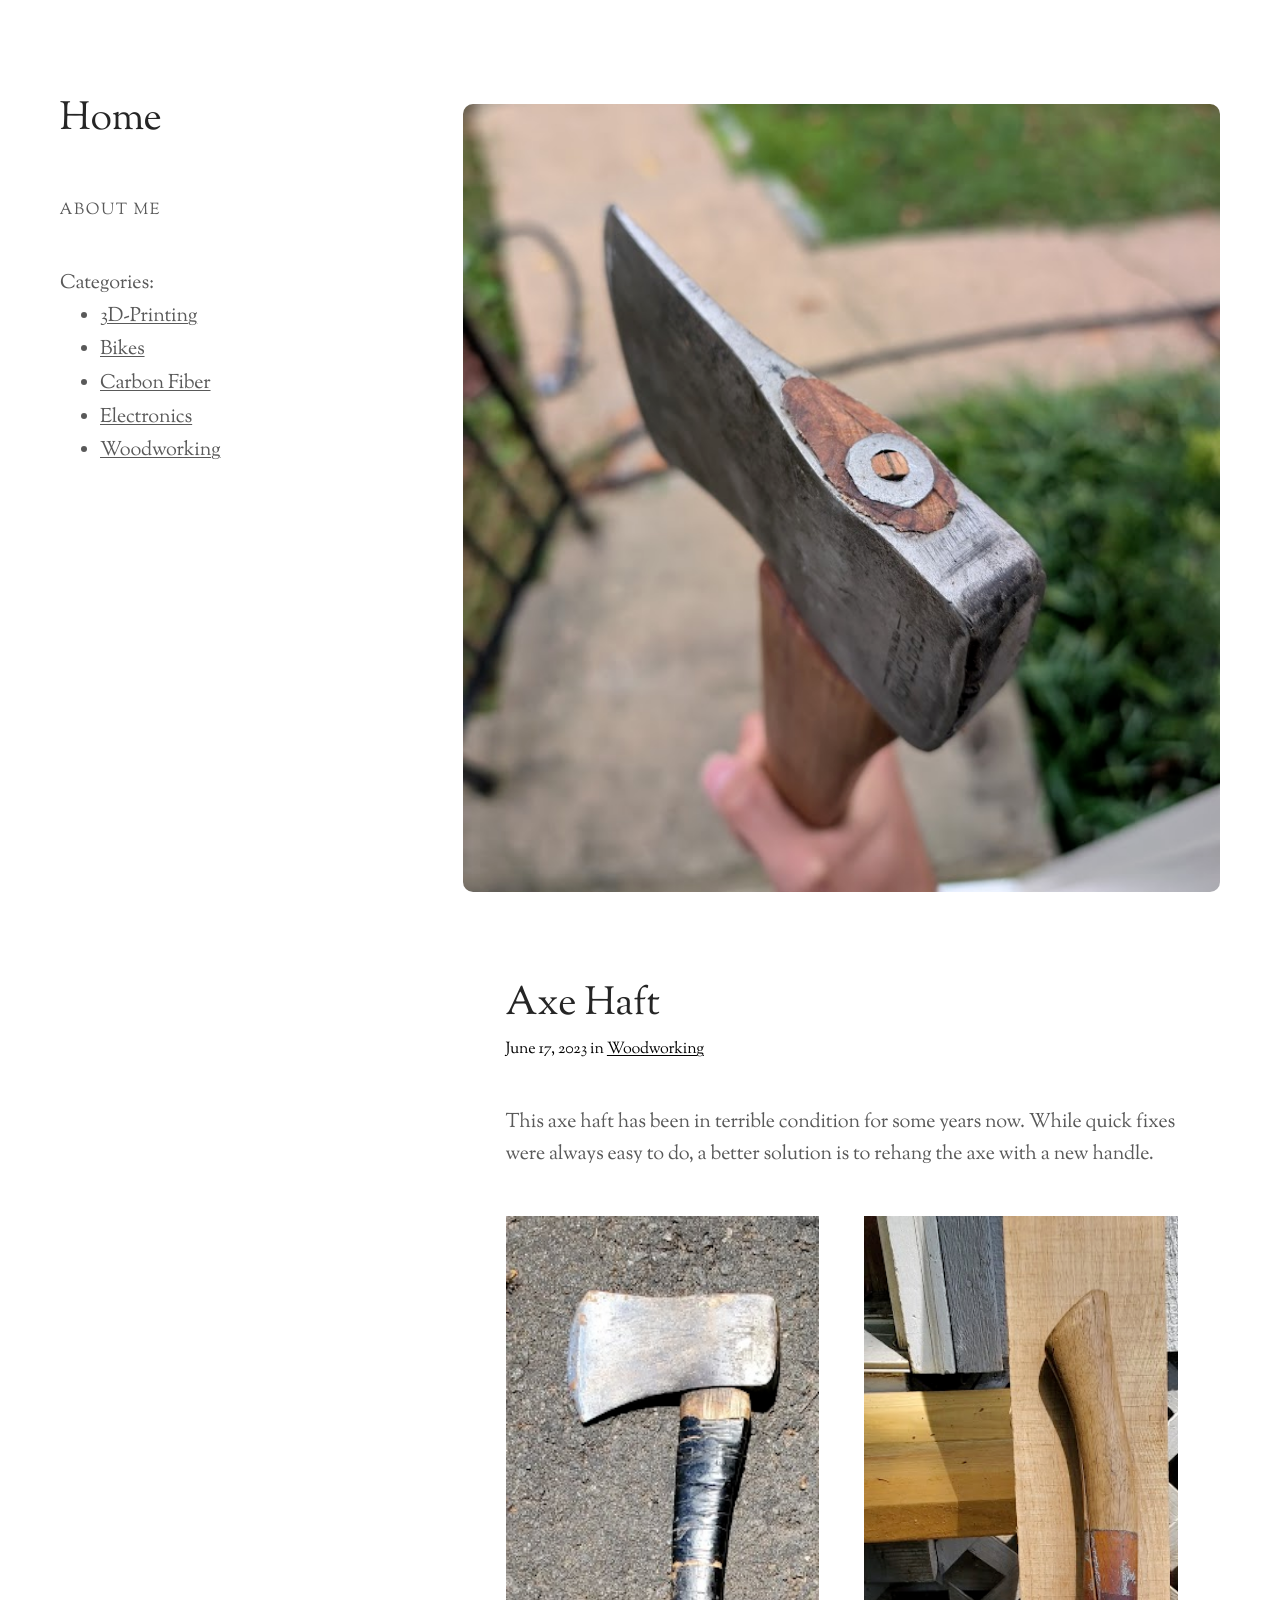
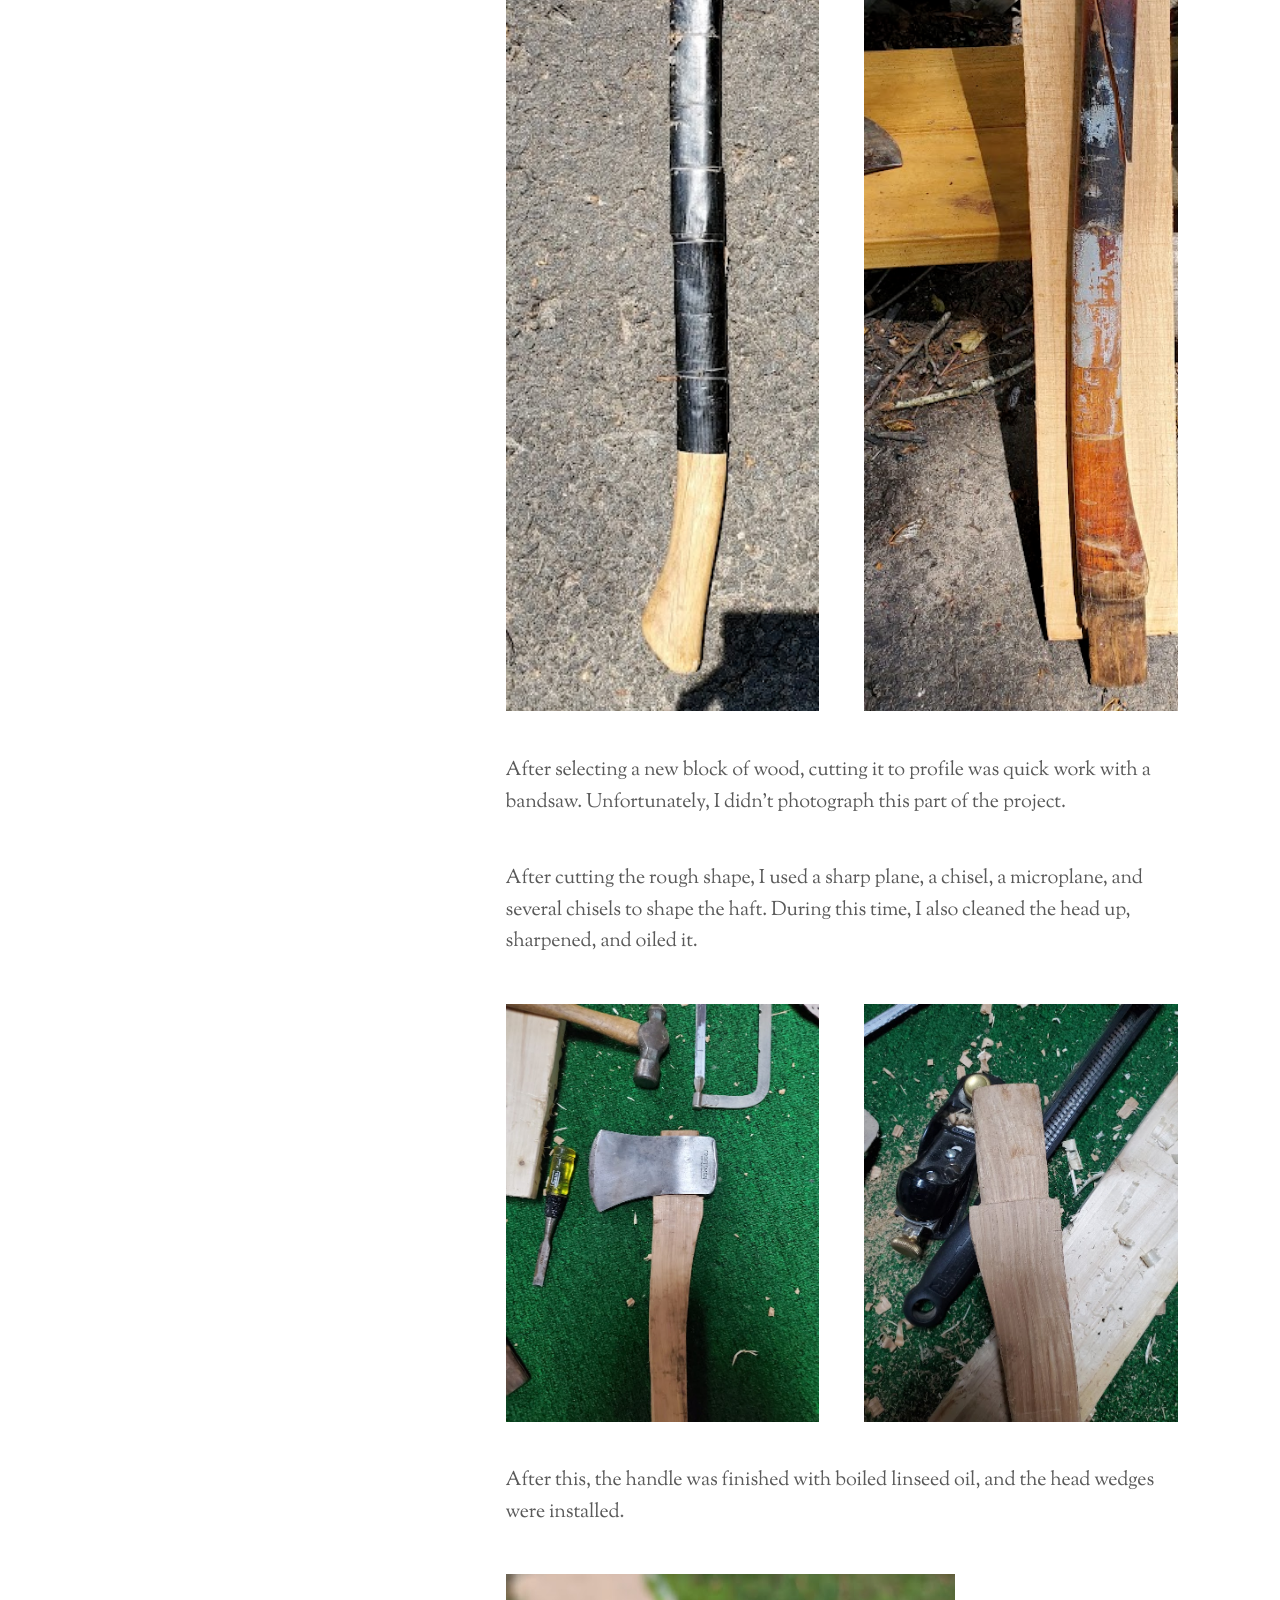
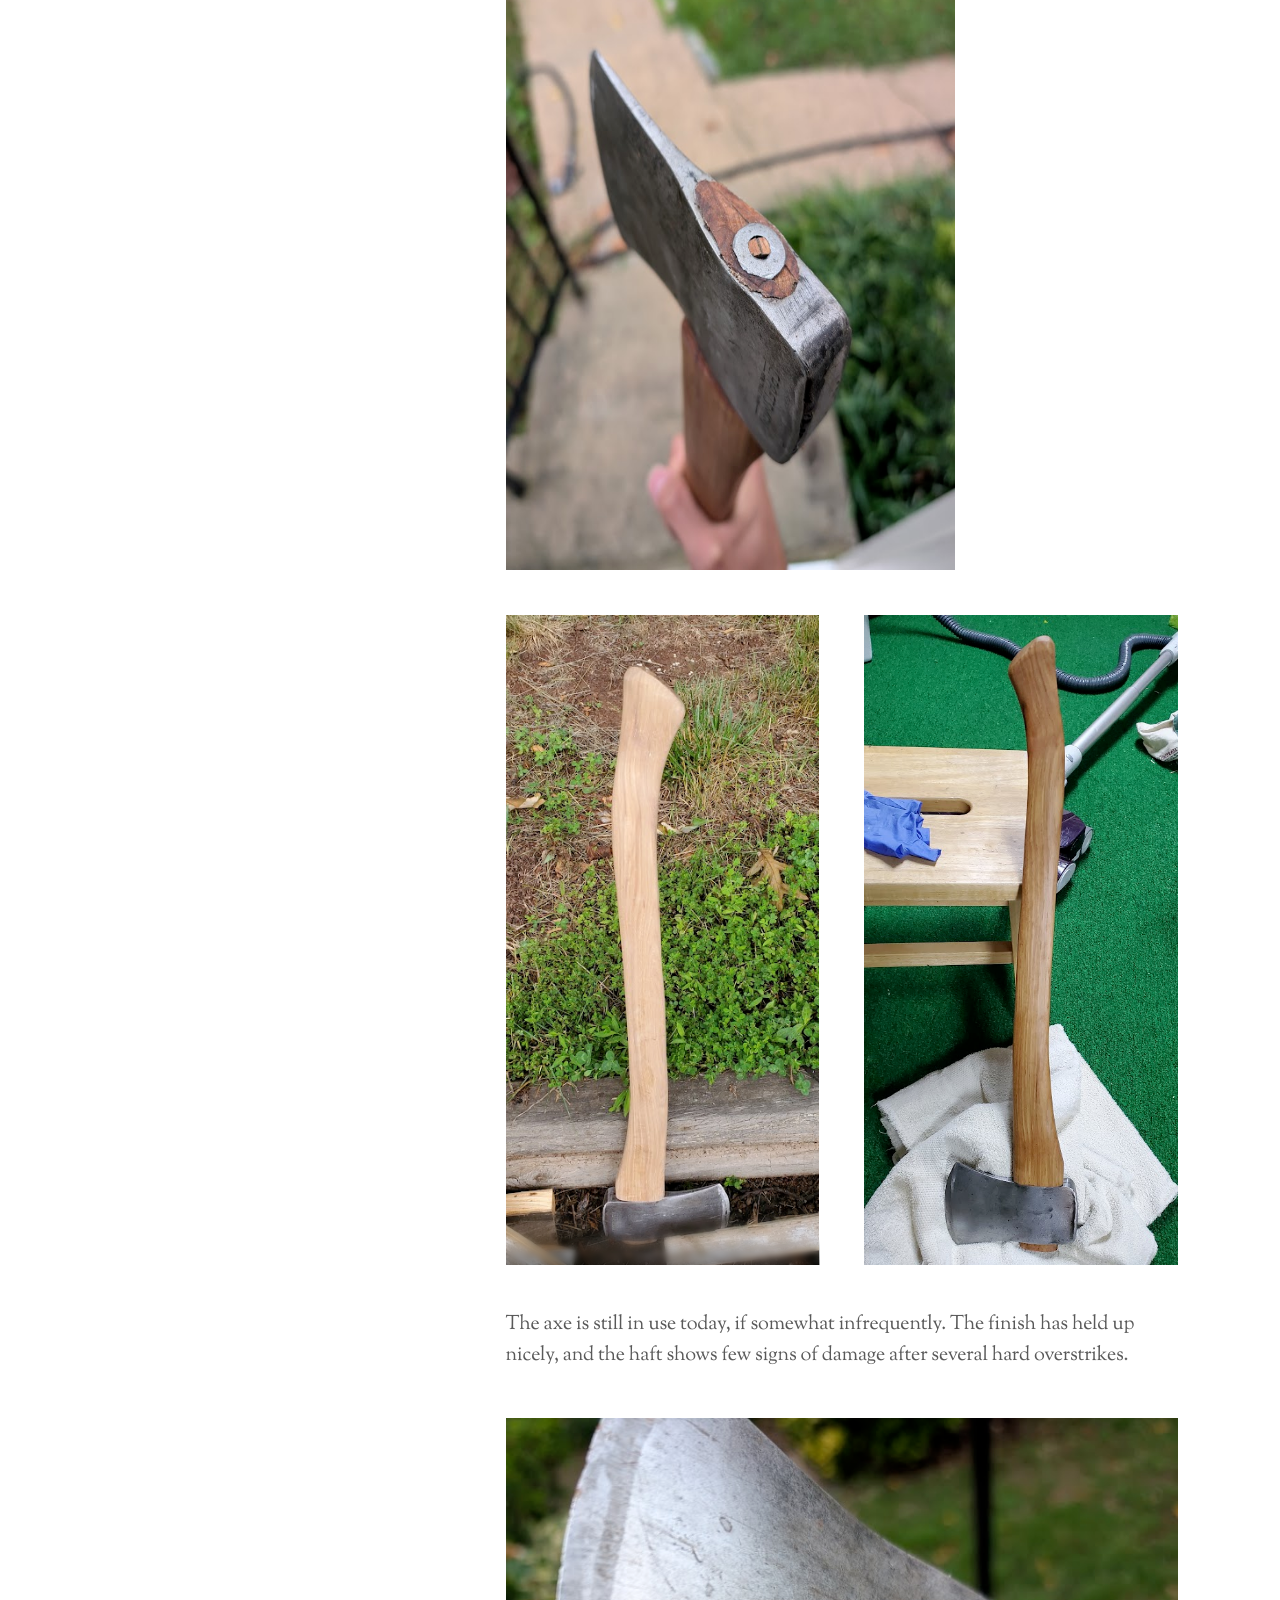
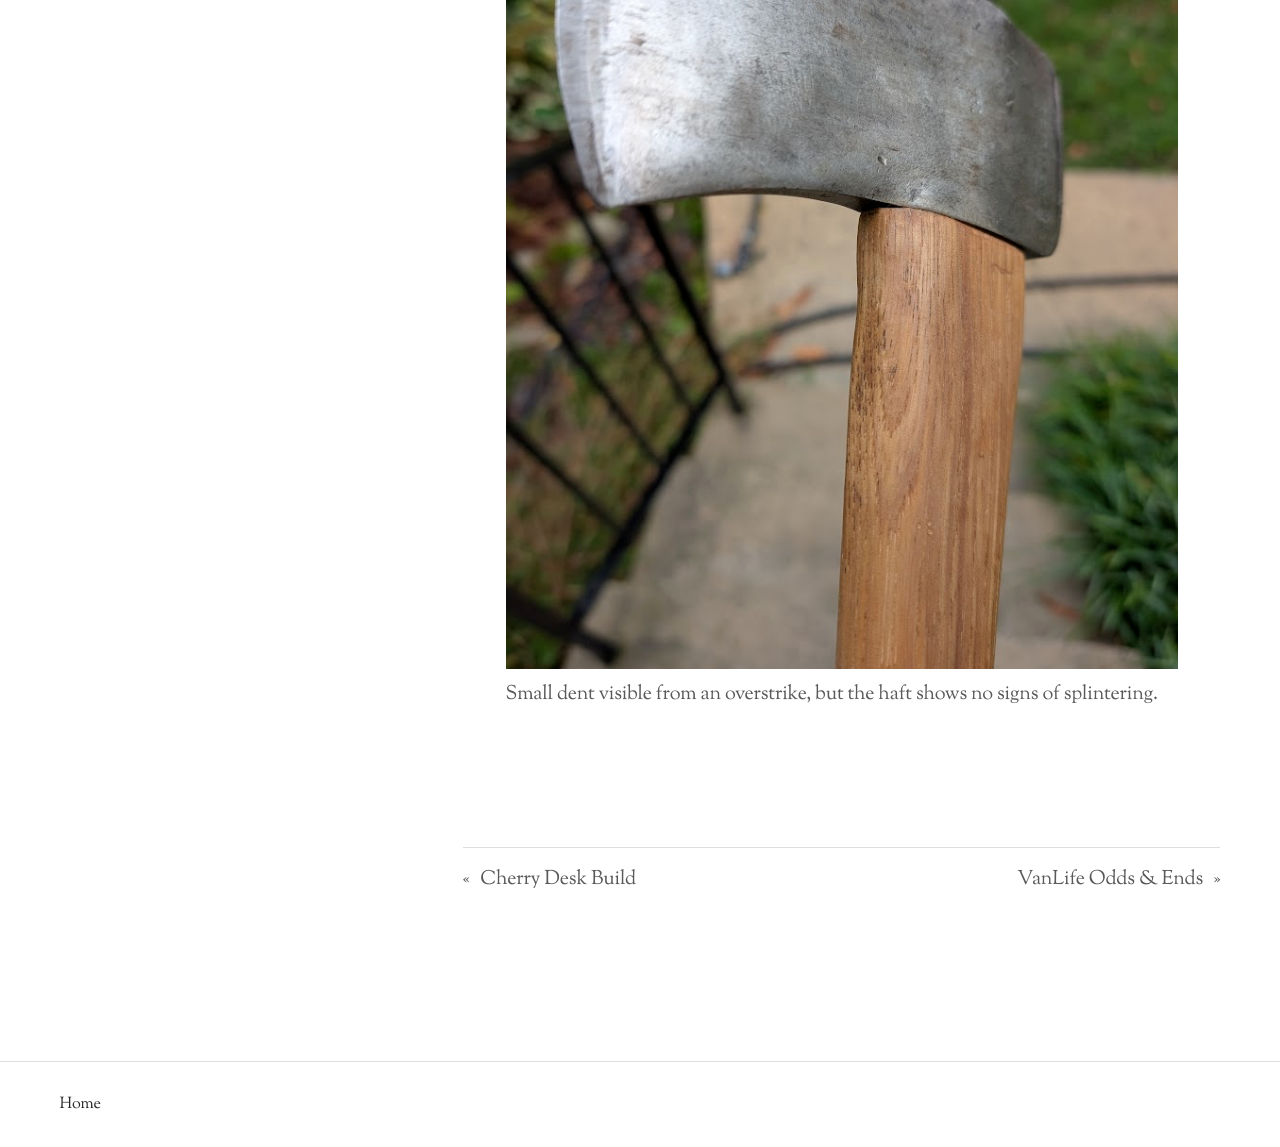
<file: axe-haft/index.html>
<!DOCTYPE html>
<html lang="en-US">
<head><meta charset="UTF-8">
	
	<meta name="viewport" content="width=device-width, initial-scale=1">
<meta name="robots" content="max-image-preview:large">
<title>Axe Haft – Home</title>
<link rel="alternate" type="application/rss+xml" title="Home » Feed" href="/feed/">


<style id="wp-img-auto-sizes-contain-inline-css">
img:is([sizes=auto i],[sizes^="auto," i]){contain-intrinsic-size:3000px 1500px}
/*# sourceURL=wp-img-auto-sizes-contain-inline-css */
</style>
<style id="wp-block-spacer-inline-css">
.wp-block-spacer{clear:both}
/*# sourceURL=/wp-includes/blocks/spacer/style.min.css */
</style>
<style id="wp-block-site-title-inline-css">
.wp-block-site-title{box-sizing:border-box}.wp-block-site-title :where(a){color:inherit;font-family:inherit;font-size:inherit;font-style:inherit;font-weight:inherit;letter-spacing:inherit;line-height:inherit;text-decoration:inherit}
/*# sourceURL=/wp-includes/blocks/site-title/style.min.css */
</style>
<style id="wp-block-group-inline-css">
.wp-block-group{box-sizing:border-box}:where(.wp-block-group.wp-block-group-is-layout-constrained){position:relative}
/*# sourceURL=/wp-includes/blocks/group/style.min.css */
</style>
<style id="wp-block-page-list-inline-css">
.wp-block-navigation .wp-block-page-list{align-items:var(--navigation-layout-align,initial);background-color:inherit;display:flex;flex-direction:var(--navigation-layout-direction,initial);flex-wrap:var(--navigation-layout-wrap,wrap);justify-content:var(--navigation-layout-justify,initial)}.wp-block-navigation .wp-block-navigation-item{background-color:inherit}.wp-block-page-list{box-sizing:border-box}
/*# sourceURL=/wp-includes/blocks/page-list/style.min.css */
</style>
<link rel="stylesheet" id="wp-block-navigation-css" href="/wp-includes/blocks/navigation/style.min.css?ver=7.1.1" media="all">
<style id="wp-block-paragraph-inline-css">
.is-small-text{font-size:.875em}.is-regular-text{font-size:1em}.is-large-text{font-size:2.25em}.is-larger-text{font-size:3em}.has-drop-cap:not(:focus):first-letter{float:left;font-size:8.4em;font-style:normal;font-weight:100;line-height:.68;margin:.05em .1em 0 0;text-transform:uppercase}body.rtl .has-drop-cap:not(:focus):first-letter{float:none;margin-left:.1em}p.has-drop-cap.has-background{overflow:hidden}:root :where(p.has-background){padding:1.25em 2.375em}:where(p.has-text-color:not(.has-link-color)) a{color:inherit}p.has-text-align-left[style*="writing-mode:vertical-lr"],p.has-text-align-right[style*="writing-mode:vertical-rl"]{rotate:180deg}
/*# sourceURL=/wp-includes/blocks/paragraph/style.min.css */
</style>
<style id="wp-block-categories-inline-css">
.wp-block-categories{box-sizing:border-box}.wp-block-categories.alignleft{margin-right:2em}.wp-block-categories.alignright{margin-left:2em}.wp-block-categories.wp-block-categories-dropdown.aligncenter{text-align:center}.wp-block-categories .wp-block-categories__label:not(.screen-reader-text){display:block;width:100%}
/*# sourceURL=/wp-includes/blocks/categories/style.min.css */
</style>
<style id="wp-block-columns-inline-css">
.wp-block-columns{box-sizing:border-box;display:flex;flex-wrap:wrap!important}@media (min-width:782px){.wp-block-columns{flex-wrap:nowrap!important}}.wp-block-columns{align-items:normal!important}.wp-block-columns.are-vertically-aligned-top{align-items:flex-start}.wp-block-columns.are-vertically-aligned-center{align-items:center}.wp-block-columns.are-vertically-aligned-bottom{align-items:flex-end}@media (max-width:781px){.wp-block-columns:not(.is-not-stacked-on-mobile)>.wp-block-column{flex-basis:100%!important}}@media (min-width:782px){.wp-block-columns:not(.is-not-stacked-on-mobile)>.wp-block-column{flex-basis:0;flex-grow:1}.wp-block-columns:not(.is-not-stacked-on-mobile)>.wp-block-column[style*=flex-basis]{flex-grow:0}}.wp-block-columns.is-not-stacked-on-mobile{flex-wrap:nowrap!important}.wp-block-columns.is-not-stacked-on-mobile>.wp-block-column{flex-basis:0;flex-grow:1}.wp-block-columns.is-not-stacked-on-mobile>.wp-block-column[style*=flex-basis]{flex-grow:0}:where(.wp-block-columns){margin-bottom:1.75em}:where(.wp-block-columns.has-background){padding:1.25em 2.375em}.wp-block-column{flex-grow:1;min-width:0;overflow-wrap:break-word;word-break:break-word}.wp-block-column.is-vertically-aligned-top{align-self:flex-start}.wp-block-column.is-vertically-aligned-center{align-self:center}.wp-block-column.is-vertically-aligned-bottom{align-self:flex-end}.wp-block-column.is-vertically-aligned-stretch{align-self:stretch}.wp-block-column.is-vertically-aligned-bottom,.wp-block-column.is-vertically-aligned-center,.wp-block-column.is-vertically-aligned-top{width:100%}
/*# sourceURL=/wp-includes/blocks/columns/style.min.css */
</style>
<style id="wp-block-post-featured-image-inline-css">
.wp-block-post-featured-image{margin-left:0;margin-right:0}.wp-block-post-featured-image a{display:block;height:100%}.wp-block-post-featured-image :where(img){box-sizing:border-box;height:auto;max-width:100%;vertical-align:bottom;width:100%}.wp-block-post-featured-image.alignfull img,.wp-block-post-featured-image.alignwide img{width:100%}.wp-block-post-featured-image .wp-block-post-featured-image__overlay.has-background-dim{background-color:#000;inset:0;position:absolute}.wp-block-post-featured-image{position:relative}.wp-block-post-featured-image .wp-block-post-featured-image__overlay.has-background-gradient{background-color:transparent}.wp-block-post-featured-image .wp-block-post-featured-image__overlay.has-background-dim-0{opacity:0}.wp-block-post-featured-image .wp-block-post-featured-image__overlay.has-background-dim-10{opacity:.1}.wp-block-post-featured-image .wp-block-post-featured-image__overlay.has-background-dim-20{opacity:.2}.wp-block-post-featured-image .wp-block-post-featured-image__overlay.has-background-dim-30{opacity:.3}.wp-block-post-featured-image .wp-block-post-featured-image__overlay.has-background-dim-40{opacity:.4}.wp-block-post-featured-image .wp-block-post-featured-image__overlay.has-background-dim-50{opacity:.5}.wp-block-post-featured-image .wp-block-post-featured-image__overlay.has-background-dim-60{opacity:.6}.wp-block-post-featured-image .wp-block-post-featured-image__overlay.has-background-dim-70{opacity:.7}.wp-block-post-featured-image .wp-block-post-featured-image__overlay.has-background-dim-80{opacity:.8}.wp-block-post-featured-image .wp-block-post-featured-image__overlay.has-background-dim-90{opacity:.9}.wp-block-post-featured-image .wp-block-post-featured-image__overlay.has-background-dim-100{opacity:1}.wp-block-post-featured-image:where(.alignleft,.alignright){width:100%}
/*# sourceURL=/wp-includes/blocks/post-featured-image/style.min.css */
</style>
<style id="wp-block-post-title-inline-css">
.wp-block-post-title{box-sizing:border-box;word-break:break-word}.wp-block-post-title :where(a){display:inline-block;font-family:inherit;font-size:inherit;font-style:inherit;font-weight:inherit;letter-spacing:inherit;line-height:inherit;text-decoration:inherit}
/*# sourceURL=/wp-includes/blocks/post-title/style.min.css */
</style>
<style id="wp-block-post-date-inline-css">
.wp-block-post-date{box-sizing:border-box}
/*# sourceURL=/wp-includes/blocks/post-date/style.min.css */
</style>
<style id="wp-block-post-terms-inline-css">
.wp-block-post-terms{box-sizing:border-box}.wp-block-post-terms .wp-block-post-terms__separator{white-space:pre-wrap}
/*# sourceURL=/wp-includes/blocks/post-terms/style.min.css */
</style>
<style id="wp-block-image-inline-css">
.wp-block-image>a,.wp-block-image>figure>a{display:inline-block}.wp-block-image img{box-sizing:border-box;height:auto;max-width:100%;vertical-align:bottom}@media not (prefers-reduced-motion){.wp-block-image img.hide{visibility:hidden}.wp-block-image img.show{animation:show-content-image .4s}}.wp-block-image[style*=border-radius] img,.wp-block-image[style*=border-radius]>a{border-radius:inherit}.wp-block-image.has-custom-border img{box-sizing:border-box}.wp-block-image.aligncenter{text-align:center}.wp-block-image.alignfull>a,.wp-block-image.alignwide>a{width:100%}.wp-block-image.alignfull img,.wp-block-image.alignwide img{height:auto;width:100%}.wp-block-image .aligncenter,.wp-block-image .alignleft,.wp-block-image .alignright,.wp-block-image.aligncenter,.wp-block-image.alignleft,.wp-block-image.alignright{display:table}.wp-block-image .aligncenter>figcaption,.wp-block-image .alignleft>figcaption,.wp-block-image .alignright>figcaption,.wp-block-image.aligncenter>figcaption,.wp-block-image.alignleft>figcaption,.wp-block-image.alignright>figcaption{caption-side:bottom;display:table-caption}.wp-block-image .alignleft{float:left;margin:.5em 1em .5em 0}.wp-block-image .alignright{float:right;margin:.5em 0 .5em 1em}.wp-block-image .aligncenter{margin-left:auto;margin-right:auto}.wp-block-image :where(figcaption){margin-bottom:1em;margin-top:.5em}.wp-block-image.is-style-circle-mask img{border-radius:9999px}@supports ((-webkit-mask-image:none) or (mask-image:none)) or (-webkit-mask-image:none){.wp-block-image.is-style-circle-mask img{border-radius:0;-webkit-mask-image:url('data:image/svg+xml;utf8,<svg viewBox="0 0 100 100" xmlns="http://www.w3.org/2000/svg"><circle cx="50" cy="50" r="50"/></svg>');mask-image:url('data:image/svg+xml;utf8,<svg viewBox="0 0 100 100" xmlns="http://www.w3.org/2000/svg"><circle cx="50" cy="50" r="50"/></svg>');mask-mode:alpha;-webkit-mask-position:center;mask-position:center;-webkit-mask-repeat:no-repeat;mask-repeat:no-repeat;-webkit-mask-size:contain;mask-size:contain}}:root :where(.wp-block-image.is-style-rounded img,.wp-block-image .is-style-rounded img){border-radius:9999px}.wp-block-image figure{margin:0}.wp-lightbox-container{display:flex;flex-direction:column;position:relative}.wp-lightbox-container img{cursor:zoom-in}.wp-lightbox-container img:hover+button{opacity:1}.wp-lightbox-container button{align-items:center;backdrop-filter:blur(16px) saturate(180%);background-color:rgba(90,90,90,.25);border:none;border-radius:4px;cursor:zoom-in;display:flex;height:20px;justify-content:center;opacity:0;padding:0;position:absolute;right:16px;text-align:center;top:16px;width:20px;z-index:100}@media not (prefers-reduced-motion){.wp-lightbox-container button{transition:opacity .2s ease}}.wp-lightbox-container button:focus-visible{outline:3px auto rgba(90,90,90,.25);outline:3px auto -webkit-focus-ring-color;outline-offset:3px}.wp-lightbox-container button:hover{cursor:pointer;opacity:1}.wp-lightbox-container button:focus{opacity:1}.wp-lightbox-container button:focus,.wp-lightbox-container button:hover,.wp-lightbox-container button:not(:hover):not(:active):not(.has-background){background-color:rgba(90,90,90,.25);border:none}.wp-lightbox-overlay{box-sizing:border-box;cursor:zoom-out;height:100vh;left:0;overflow:hidden;position:fixed;top:0;visibility:hidden;width:100%;z-index:100000}.wp-lightbox-overlay .wp-lightbox-close-button{align-items:center;cursor:pointer;display:flex;font-family:inherit;gap:8px;justify-content:center;line-height:1;min-height:40px;min-width:40px;padding:0 4px;position:absolute;right:calc(env(safe-area-inset-right) + 16px);top:calc(env(safe-area-inset-top) + 16px);z-index:5000000}.wp-lightbox-overlay .wp-lightbox-close-button:focus,.wp-lightbox-overlay .wp-lightbox-close-button:hover,.wp-lightbox-overlay .wp-lightbox-close-button:not(:hover):not(:active):not(.has-background){background:none;border:none}.wp-lightbox-overlay .wp-lightbox-close-button:has(.wp-lightbox-close-text:not([hidden])) .wp-lightbox-close-icon svg{height:1em;width:1em}.wp-lightbox-overlay .wp-lightbox-close-icon svg{display:block}.wp-lightbox-overlay .wp-lightbox-navigation-button-next,.wp-lightbox-overlay .wp-lightbox-navigation-button-prev{align-items:center;bottom:16px;cursor:pointer;display:flex;font-family:inherit;gap:4px;justify-content:center;line-height:1;min-height:40px;min-width:40px;padding:0 8px;position:absolute;z-index:2000002}.wp-lightbox-overlay .wp-lightbox-navigation-button-next[hidden],.wp-lightbox-overlay .wp-lightbox-navigation-button-prev[hidden]{display:none}@media (min-width:960px){.wp-lightbox-overlay .wp-lightbox-navigation-button-next,.wp-lightbox-overlay .wp-lightbox-navigation-button-prev{bottom:50%;transform:translateY(-50%)}}.wp-lightbox-overlay .wp-lightbox-navigation-button-next:focus,.wp-lightbox-overlay .wp-lightbox-navigation-button-next:hover,.wp-lightbox-overlay .wp-lightbox-navigation-button-next:not(:hover):not(:active):not(.has-background),.wp-lightbox-overlay .wp-lightbox-navigation-button-prev:focus,.wp-lightbox-overlay .wp-lightbox-navigation-button-prev:hover,.wp-lightbox-overlay .wp-lightbox-navigation-button-prev:not(:hover):not(:active):not(.has-background){background:none;border:none;padding:0 8px}.wp-lightbox-overlay .wp-lightbox-navigation-button-next:has(.wp-lightbox-navigation-text:not([hidden])) .wp-lightbox-navigation-icon svg,.wp-lightbox-overlay .wp-lightbox-navigation-button-prev:has(.wp-lightbox-navigation-text:not([hidden])) .wp-lightbox-navigation-icon svg{display:block;height:1.5em;width:1.5em}.wp-lightbox-overlay .wp-lightbox-navigation-button-prev{left:calc(env(safe-area-inset-left) + 16px)}.wp-lightbox-overlay .wp-lightbox-navigation-button-next{right:calc(env(safe-area-inset-right) + 16px)}.wp-lightbox-overlay .wp-lightbox-navigation-icon svg{vertical-align:middle}.wp-lightbox-overlay .lightbox-image-container{height:var(--wp--lightbox-container-height);left:50%;overflow:hidden;position:absolute;top:50%;transform:translate(-50%,-50%);transform-origin:top left;width:var(--wp--lightbox-container-width);z-index:2000001}.wp-lightbox-overlay .wp-block-image{align-items:center;box-sizing:border-box;display:flex;height:100%;justify-content:center;margin:0;position:relative;transform-origin:0 0;width:100%;z-index:3000000}.wp-lightbox-overlay .wp-block-image img{height:var(--wp--lightbox-image-height);min-height:var(--wp--lightbox-image-height);min-width:var(--wp--lightbox-image-width);width:var(--wp--lightbox-image-width)}.wp-lightbox-overlay .wp-block-image figcaption{display:none}.wp-lightbox-overlay button{background:none;border:none}.wp-lightbox-overlay .scrim{background-color:#fff;height:100%;opacity:.9;position:absolute;width:100%;z-index:2000000}.wp-lightbox-overlay.active{visibility:visible}@media not (prefers-reduced-motion){.wp-lightbox-overlay.active{animation:turn-on-visibility .25s both}.wp-lightbox-overlay.active img{animation:turn-on-visibility .35s both}.wp-lightbox-overlay.show-closing-animation:not(.active){animation:turn-off-visibility .35s both}.wp-lightbox-overlay.show-closing-animation:not(.active) img{animation:turn-off-visibility .25s both}.wp-lightbox-overlay.zoom.active{animation:none;opacity:1;visibility:visible}.wp-lightbox-overlay.zoom.active .lightbox-image-container{animation:lightbox-zoom-in .4s}.wp-lightbox-overlay.zoom.active .lightbox-image-container img{animation:none}.wp-lightbox-overlay.zoom.active .scrim{animation:turn-on-visibility .4s forwards}.wp-lightbox-overlay.zoom.show-closing-animation:not(.active){animation:none}.wp-lightbox-overlay.zoom.show-closing-animation:not(.active) .lightbox-image-container{animation:lightbox-zoom-out .4s}.wp-lightbox-overlay.zoom.show-closing-animation:not(.active) .lightbox-image-container img{animation:none}.wp-lightbox-overlay.zoom.show-closing-animation:not(.active) .scrim{animation:turn-off-visibility .4s forwards}}@keyframes show-content-image{0%{visibility:hidden}99%{visibility:hidden}to{visibility:visible}}@keyframes turn-on-visibility{0%{opacity:0}to{opacity:1}}@keyframes turn-off-visibility{0%{opacity:1;visibility:visible}99%{opacity:0;visibility:visible}to{opacity:0;visibility:hidden}}@keyframes lightbox-zoom-in{0%{transform:translate(calc((-100vw + var(--wp--lightbox-scrollbar-width))/2 + var(--wp--lightbox-initial-left-position)),calc(-50vh + var(--wp--lightbox-initial-top-position))) scale(var(--wp--lightbox-scale))}to{transform:translate(-50%,-50%) scale(1)}}@keyframes lightbox-zoom-out{0%{transform:translate(-50%,-50%) scale(1);visibility:visible}99%{visibility:visible}to{transform:translate(calc((-100vw + var(--wp--lightbox-scrollbar-width))/2 + var(--wp--lightbox-initial-left-position)),calc(-50vh + var(--wp--lightbox-initial-top-position))) scale(var(--wp--lightbox-scale));visibility:hidden}}
/*# sourceURL=/wp-includes/blocks/image/style.min.css */
</style>
<style id="wp-block-gallery-inline-css">
.blocks-gallery-grid:not(.has-nested-images),.wp-block-gallery:not(.has-nested-images){display:flex;flex-wrap:wrap;list-style-type:none;margin:0;padding:0}.blocks-gallery-grid:not(.has-nested-images) .blocks-gallery-image,.blocks-gallery-grid:not(.has-nested-images) .blocks-gallery-item,.wp-block-gallery:not(.has-nested-images) .blocks-gallery-image,.wp-block-gallery:not(.has-nested-images) .blocks-gallery-item{display:flex;flex-direction:column;flex-grow:1;justify-content:center;margin:0 1em 1em 0;position:relative;width:calc(50% - 1em)}.blocks-gallery-grid:not(.has-nested-images) .blocks-gallery-image:nth-of-type(2n),.blocks-gallery-grid:not(.has-nested-images) .blocks-gallery-item:nth-of-type(2n),.wp-block-gallery:not(.has-nested-images) .blocks-gallery-image:nth-of-type(2n),.wp-block-gallery:not(.has-nested-images) .blocks-gallery-item:nth-of-type(2n){margin-right:0}.blocks-gallery-grid:not(.has-nested-images) .blocks-gallery-image figure,.blocks-gallery-grid:not(.has-nested-images) .blocks-gallery-item figure,.wp-block-gallery:not(.has-nested-images) .blocks-gallery-image figure,.wp-block-gallery:not(.has-nested-images) .blocks-gallery-item figure{align-items:flex-end;display:flex;height:100%;justify-content:flex-start;margin:0}.blocks-gallery-grid:not(.has-nested-images) .blocks-gallery-image img,.blocks-gallery-grid:not(.has-nested-images) .blocks-gallery-item img,.wp-block-gallery:not(.has-nested-images) .blocks-gallery-image img,.wp-block-gallery:not(.has-nested-images) .blocks-gallery-item img{display:block;height:auto;max-width:100%;width:auto}.blocks-gallery-grid:not(.has-nested-images) .blocks-gallery-image figcaption,.blocks-gallery-grid:not(.has-nested-images) .blocks-gallery-item figcaption,.wp-block-gallery:not(.has-nested-images) .blocks-gallery-image figcaption,.wp-block-gallery:not(.has-nested-images) .blocks-gallery-item figcaption{background:linear-gradient(0deg,rgba(0,0,0,.7),rgba(0,0,0,.3) 70%,transparent);bottom:0;box-sizing:border-box;color:#fff;font-size:.8em;margin:0;max-height:100%;overflow:auto;padding:3em .77em .7em;position:absolute;text-align:center;width:100%;z-index:2}.blocks-gallery-grid:not(.has-nested-images) .blocks-gallery-image figcaption img,.blocks-gallery-grid:not(.has-nested-images) .blocks-gallery-item figcaption img,.wp-block-gallery:not(.has-nested-images) .blocks-gallery-image figcaption img,.wp-block-gallery:not(.has-nested-images) .blocks-gallery-item figcaption img{display:inline}.blocks-gallery-grid:not(.has-nested-images) figcaption,.wp-block-gallery:not(.has-nested-images) figcaption{flex-grow:1}.blocks-gallery-grid:not(.has-nested-images).is-cropped .blocks-gallery-image a,.blocks-gallery-grid:not(.has-nested-images).is-cropped .blocks-gallery-image img,.blocks-gallery-grid:not(.has-nested-images).is-cropped .blocks-gallery-item a,.blocks-gallery-grid:not(.has-nested-images).is-cropped .blocks-gallery-item img,.wp-block-gallery:not(.has-nested-images).is-cropped .blocks-gallery-image a,.wp-block-gallery:not(.has-nested-images).is-cropped .blocks-gallery-image img,.wp-block-gallery:not(.has-nested-images).is-cropped .blocks-gallery-item a,.wp-block-gallery:not(.has-nested-images).is-cropped .blocks-gallery-item img{flex:1;height:100%;-o-object-fit:cover;object-fit:cover;width:100%}.blocks-gallery-grid:not(.has-nested-images).columns-1 .blocks-gallery-image,.blocks-gallery-grid:not(.has-nested-images).columns-1 .blocks-gallery-item,.wp-block-gallery:not(.has-nested-images).columns-1 .blocks-gallery-image,.wp-block-gallery:not(.has-nested-images).columns-1 .blocks-gallery-item{margin-right:0;width:100%}@media (min-width:600px){.blocks-gallery-grid:not(.has-nested-images).columns-3 .blocks-gallery-image,.blocks-gallery-grid:not(.has-nested-images).columns-3 .blocks-gallery-item,.wp-block-gallery:not(.has-nested-images).columns-3 .blocks-gallery-image,.wp-block-gallery:not(.has-nested-images).columns-3 .blocks-gallery-item{margin-right:1em;width:calc(33.33333% - .66667em)}.blocks-gallery-grid:not(.has-nested-images).columns-4 .blocks-gallery-image,.blocks-gallery-grid:not(.has-nested-images).columns-4 .blocks-gallery-item,.wp-block-gallery:not(.has-nested-images).columns-4 .blocks-gallery-image,.wp-block-gallery:not(.has-nested-images).columns-4 .blocks-gallery-item{margin-right:1em;width:calc(25% - .75em)}.blocks-gallery-grid:not(.has-nested-images).columns-5 .blocks-gallery-image,.blocks-gallery-grid:not(.has-nested-images).columns-5 .blocks-gallery-item,.wp-block-gallery:not(.has-nested-images).columns-5 .blocks-gallery-image,.wp-block-gallery:not(.has-nested-images).columns-5 .blocks-gallery-item{margin-right:1em;width:calc(20% - .8em)}.blocks-gallery-grid:not(.has-nested-images).columns-6 .blocks-gallery-image,.blocks-gallery-grid:not(.has-nested-images).columns-6 .blocks-gallery-item,.wp-block-gallery:not(.has-nested-images).columns-6 .blocks-gallery-image,.wp-block-gallery:not(.has-nested-images).columns-6 .blocks-gallery-item{margin-right:1em;width:calc(16.66667% - .83333em)}.blocks-gallery-grid:not(.has-nested-images).columns-7 .blocks-gallery-image,.blocks-gallery-grid:not(.has-nested-images).columns-7 .blocks-gallery-item,.wp-block-gallery:not(.has-nested-images).columns-7 .blocks-gallery-image,.wp-block-gallery:not(.has-nested-images).columns-7 .blocks-gallery-item{margin-right:1em;width:calc(14.28571% - .85714em)}.blocks-gallery-grid:not(.has-nested-images).columns-8 .blocks-gallery-image,.blocks-gallery-grid:not(.has-nested-images).columns-8 .blocks-gallery-item,.wp-block-gallery:not(.has-nested-images).columns-8 .blocks-gallery-image,.wp-block-gallery:not(.has-nested-images).columns-8 .blocks-gallery-item{margin-right:1em;width:calc(12.5% - .875em)}.blocks-gallery-grid:not(.has-nested-images).columns-1 .blocks-gallery-image:nth-of-type(1n),.blocks-gallery-grid:not(.has-nested-images).columns-1 .blocks-gallery-item:nth-of-type(1n),.blocks-gallery-grid:not(.has-nested-images).columns-2 .blocks-gallery-image:nth-of-type(2n),.blocks-gallery-grid:not(.has-nested-images).columns-2 .blocks-gallery-item:nth-of-type(2n),.blocks-gallery-grid:not(.has-nested-images).columns-3 .blocks-gallery-image:nth-of-type(3n),.blocks-gallery-grid:not(.has-nested-images).columns-3 .blocks-gallery-item:nth-of-type(3n),.blocks-gallery-grid:not(.has-nested-images).columns-4 .blocks-gallery-image:nth-of-type(4n),.blocks-gallery-grid:not(.has-nested-images).columns-4 .blocks-gallery-item:nth-of-type(4n),.blocks-gallery-grid:not(.has-nested-images).columns-5 .blocks-gallery-image:nth-of-type(5n),.blocks-gallery-grid:not(.has-nested-images).columns-5 .blocks-gallery-item:nth-of-type(5n),.blocks-gallery-grid:not(.has-nested-images).columns-6 .blocks-gallery-image:nth-of-type(6n),.blocks-gallery-grid:not(.has-nested-images).columns-6 .blocks-gallery-item:nth-of-type(6n),.blocks-gallery-grid:not(.has-nested-images).columns-7 .blocks-gallery-image:nth-of-type(7n),.blocks-gallery-grid:not(.has-nested-images).columns-7 .blocks-gallery-item:nth-of-type(7n),.blocks-gallery-grid:not(.has-nested-images).columns-8 .blocks-gallery-image:nth-of-type(8n),.blocks-gallery-grid:not(.has-nested-images).columns-8 .blocks-gallery-item:nth-of-type(8n),.wp-block-gallery:not(.has-nested-images).columns-1 .blocks-gallery-image:nth-of-type(1n),.wp-block-gallery:not(.has-nested-images).columns-1 .blocks-gallery-item:nth-of-type(1n),.wp-block-gallery:not(.has-nested-images).columns-2 .blocks-gallery-image:nth-of-type(2n),.wp-block-gallery:not(.has-nested-images).columns-2 .blocks-gallery-item:nth-of-type(2n),.wp-block-gallery:not(.has-nested-images).columns-3 .blocks-gallery-image:nth-of-type(3n),.wp-block-gallery:not(.has-nested-images).columns-3 .blocks-gallery-item:nth-of-type(3n),.wp-block-gallery:not(.has-nested-images).columns-4 .blocks-gallery-image:nth-of-type(4n),.wp-block-gallery:not(.has-nested-images).columns-4 .blocks-gallery-item:nth-of-type(4n),.wp-block-gallery:not(.has-nested-images).columns-5 .blocks-gallery-image:nth-of-type(5n),.wp-block-gallery:not(.has-nested-images).columns-5 .blocks-gallery-item:nth-of-type(5n),.wp-block-gallery:not(.has-nested-images).columns-6 .blocks-gallery-image:nth-of-type(6n),.wp-block-gallery:not(.has-nested-images).columns-6 .blocks-gallery-item:nth-of-type(6n),.wp-block-gallery:not(.has-nested-images).columns-7 .blocks-gallery-image:nth-of-type(7n),.wp-block-gallery:not(.has-nested-images).columns-7 .blocks-gallery-item:nth-of-type(7n),.wp-block-gallery:not(.has-nested-images).columns-8 .blocks-gallery-image:nth-of-type(8n),.wp-block-gallery:not(.has-nested-images).columns-8 .blocks-gallery-item:nth-of-type(8n){margin-right:0}}.blocks-gallery-grid:not(.has-nested-images) .blocks-gallery-image:last-child,.blocks-gallery-grid:not(.has-nested-images) .blocks-gallery-item:last-child,.wp-block-gallery:not(.has-nested-images) .blocks-gallery-image:last-child,.wp-block-gallery:not(.has-nested-images) .blocks-gallery-item:last-child{margin-right:0}.blocks-gallery-grid:not(.has-nested-images).alignleft,.blocks-gallery-grid:not(.has-nested-images).alignright,.wp-block-gallery:not(.has-nested-images).alignleft,.wp-block-gallery:not(.has-nested-images).alignright{max-width:420px;width:100%}.blocks-gallery-grid:not(.has-nested-images).aligncenter .blocks-gallery-item figure,.wp-block-gallery:not(.has-nested-images).aligncenter .blocks-gallery-item figure{justify-content:center}.wp-block-gallery:not(.is-cropped) .blocks-gallery-item{align-self:flex-start}figure.wp-block-gallery.has-nested-images{align-items:normal}.wp-block-gallery.has-nested-images figure.wp-block-image:not(#individual-image){margin:0;width:calc(50% - var(--wp--style--unstable-gallery-gap, 16px)/2)}.wp-block-gallery.has-nested-images figure.wp-block-image{box-sizing:border-box;display:flex;flex-direction:column;flex-grow:1;justify-content:center;max-width:100%;position:relative}.wp-block-gallery.has-nested-images figure.wp-block-image>a,.wp-block-gallery.has-nested-images figure.wp-block-image>div{flex-direction:column;flex-grow:1;margin:0}.wp-block-gallery.has-nested-images figure.wp-block-image img{display:block;height:auto;max-width:100%!important;width:auto}.wp-block-gallery.has-nested-images figure.wp-block-image figcaption,.wp-block-gallery.has-nested-images figure.wp-block-image:has(figcaption):before{bottom:0;left:0;max-height:100%;position:absolute;right:0}.wp-block-gallery.has-nested-images figure.wp-block-image:has(figcaption):before{backdrop-filter:blur(3px);content:"";height:100%;-webkit-mask-image:linear-gradient(0deg,#000 20%,transparent);mask-image:linear-gradient(0deg,#000 20%,transparent);max-height:3em;pointer-events:none}.wp-block-gallery.has-nested-images figure.wp-block-image figcaption{box-sizing:border-box;color:#fff;font-size:13px;margin:0;overflow:auto;padding:1em;text-align:center;text-shadow:0 0 1.5px #000}.wp-block-gallery.has-nested-images figure.wp-block-image figcaption::-webkit-scrollbar{height:12px;width:12px}.wp-block-gallery.has-nested-images figure.wp-block-image figcaption::-webkit-scrollbar-track{background-color:transparent}.wp-block-gallery.has-nested-images figure.wp-block-image figcaption::-webkit-scrollbar-thumb{background-clip:padding-box;background-color:transparent;border:3px solid transparent;border-radius:8px}.wp-block-gallery.has-nested-images figure.wp-block-image figcaption:focus-within::-webkit-scrollbar-thumb,.wp-block-gallery.has-nested-images figure.wp-block-image figcaption:focus::-webkit-scrollbar-thumb,.wp-block-gallery.has-nested-images figure.wp-block-image figcaption:hover::-webkit-scrollbar-thumb{background-color:hsla(0,0%,100%,.8)}.wp-block-gallery.has-nested-images figure.wp-block-image figcaption{scrollbar-color:transparent transparent;scrollbar-gutter:stable both-edges;scrollbar-width:thin}.wp-block-gallery.has-nested-images figure.wp-block-image figcaption:focus,.wp-block-gallery.has-nested-images figure.wp-block-image figcaption:focus-within,.wp-block-gallery.has-nested-images figure.wp-block-image figcaption:hover{scrollbar-color:hsla(0,0%,100%,.8) transparent}.wp-block-gallery.has-nested-images figure.wp-block-image figcaption{will-change:transform}@media (hover:none){.wp-block-gallery.has-nested-images figure.wp-block-image figcaption{scrollbar-color:hsla(0,0%,100%,.8) transparent}}.wp-block-gallery.has-nested-images figure.wp-block-image figcaption{background:linear-gradient(0deg,rgba(0,0,0,.4),transparent)}.wp-block-gallery.has-nested-images figure.wp-block-image figcaption img{display:inline}.wp-block-gallery.has-nested-images figure.wp-block-image figcaption a{color:inherit}.wp-block-gallery.has-nested-images figure.wp-block-image.has-custom-border img{box-sizing:border-box}.wp-block-gallery.has-nested-images figure.wp-block-image.has-custom-border>a,.wp-block-gallery.has-nested-images figure.wp-block-image.has-custom-border>div,.wp-block-gallery.has-nested-images figure.wp-block-image.is-style-rounded>a,.wp-block-gallery.has-nested-images figure.wp-block-image.is-style-rounded>div{flex:1 1 auto}.wp-block-gallery.has-nested-images figure.wp-block-image.has-custom-border figcaption,.wp-block-gallery.has-nested-images figure.wp-block-image.is-style-rounded figcaption{background:none;color:inherit;flex:initial;margin:0;padding:10px 10px 9px;position:relative;text-shadow:none}.wp-block-gallery.has-nested-images figure.wp-block-image.has-custom-border:before,.wp-block-gallery.has-nested-images figure.wp-block-image.is-style-rounded:before{content:none}.wp-block-gallery.has-nested-images figcaption{flex-basis:100%;flex-grow:1;text-align:center}.wp-block-gallery.has-nested-images:not(.is-cropped) figure.wp-block-image:not(#individual-image){margin-bottom:auto;margin-top:0}.wp-block-gallery.has-nested-images.is-cropped figure.wp-block-image:not(#individual-image){align-self:inherit}.wp-block-gallery.has-nested-images.is-cropped figure.wp-block-image:not(#individual-image)>a,.wp-block-gallery.has-nested-images.is-cropped figure.wp-block-image:not(#individual-image)>div:not(.components-drop-zone){display:flex}.wp-block-gallery.has-nested-images.is-cropped figure.wp-block-image:not(#individual-image) a,.wp-block-gallery.has-nested-images.is-cropped figure.wp-block-image:not(#individual-image) img{flex:1 0 0%;height:100%;-o-object-fit:cover;object-fit:cover;width:100%}.wp-block-gallery.has-nested-images.columns-1 figure.wp-block-image:not(#individual-image){width:100%}@media (min-width:600px){.wp-block-gallery.has-nested-images.columns-3 figure.wp-block-image:not(#individual-image){width:calc(33.33333% - var(--wp--style--unstable-gallery-gap, 16px)*.66667)}.wp-block-gallery.has-nested-images.columns-4 figure.wp-block-image:not(#individual-image){width:calc(25% - var(--wp--style--unstable-gallery-gap, 16px)*.75)}.wp-block-gallery.has-nested-images.columns-5 figure.wp-block-image:not(#individual-image){width:calc(20% - var(--wp--style--unstable-gallery-gap, 16px)*.8)}.wp-block-gallery.has-nested-images.columns-6 figure.wp-block-image:not(#individual-image){width:calc(16.66667% - var(--wp--style--unstable-gallery-gap, 16px)*.83333)}.wp-block-gallery.has-nested-images.columns-7 figure.wp-block-image:not(#individual-image){width:calc(14.28571% - var(--wp--style--unstable-gallery-gap, 16px)*.85714)}.wp-block-gallery.has-nested-images.columns-8 figure.wp-block-image:not(#individual-image){width:calc(12.5% - var(--wp--style--unstable-gallery-gap, 16px)*.875)}.wp-block-gallery.has-nested-images.columns-default figure.wp-block-image:not(#individual-image){width:calc(33.33% - var(--wp--style--unstable-gallery-gap, 16px)*.66667)}.wp-block-gallery.has-nested-images.columns-default figure.wp-block-image:not(#individual-image):first-child:nth-last-child(2),.wp-block-gallery.has-nested-images.columns-default figure.wp-block-image:not(#individual-image):first-child:nth-last-child(2)~figure.wp-block-image:not(#individual-image){width:calc(50% - var(--wp--style--unstable-gallery-gap, 16px)*.5)}.wp-block-gallery.has-nested-images.columns-default figure.wp-block-image:not(#individual-image):first-child:last-child{width:100%}}.wp-block-gallery.has-nested-images.alignleft,.wp-block-gallery.has-nested-images.alignright{max-width:420px;width:100%}.wp-block-gallery.has-nested-images.aligncenter{justify-content:center}
/*# sourceURL=/wp-includes/blocks/gallery/style.min.css */
</style>
<style id="wp-block-post-content-inline-css">
.wp-block-post-content{display:flow-root}
/*# sourceURL=/wp-includes/blocks/post-content/style.min.css */
</style>
<style id="wp-block-post-navigation-link-inline-css">
.wp-block-post-navigation-link .wp-block-post-navigation-link__arrow-previous{display:inline-block;margin-right:1ch}.wp-block-post-navigation-link .wp-block-post-navigation-link__arrow-previous:not(.is-arrow-chevron){transform:scaleX(1)}.wp-block-post-navigation-link .wp-block-post-navigation-link__arrow-next{display:inline-block;margin-left:1ch}.wp-block-post-navigation-link .wp-block-post-navigation-link__arrow-next:not(.is-arrow-chevron){transform:scaleX(1)}.wp-block-post-navigation-link.has-text-align-left[style*="writing-mode: vertical-lr"],.wp-block-post-navigation-link.has-text-align-right[style*="writing-mode: vertical-rl"]{rotate:180deg}
/*# sourceURL=/wp-includes/blocks/post-navigation-link/style.min.css */
</style>
<style id="wp-emoji-styles-inline-css">

	img.wp-smiley, img.emoji {
		display: inline !important;
		border: none !important;
		box-shadow: none !important;
		height: 1em !important;
		width: 1em !important;
		margin: 0 0.07em !important;
		vertical-align: -0.1em !important;
		background: none !important;
		padding: 0 !important;
	}
/*# sourceURL=wp-emoji-styles-inline-css */
</style>
<style id="wp-block-library-inline-css">
:root{--wp-block-synced-color:#7a00df;--wp-block-synced-color--rgb:122,0,223;--wp-bound-block-color:var(--wp-block-synced-color);--wp-editor-canvas-background:#ddd;--wp-admin-theme-color:#007cba;--wp-admin-theme-color--rgb:0,124,186;--wp-admin-theme-color-darker-10:#006ba1;--wp-admin-theme-color-darker-10--rgb:0,107,160.5;--wp-admin-theme-color-darker-20:#005a87;--wp-admin-theme-color-darker-20--rgb:0,90,135;--wp-admin-border-width-focus:2px}@media (min-resolution:192dpi){:root{--wp-admin-border-width-focus:1.5px}}.wp-element-button{cursor:pointer}:root .has-very-light-gray-background-color{background-color:#eee}:root .has-very-dark-gray-background-color{background-color:#313131}:root .has-very-light-gray-color{color:#eee}:root .has-very-dark-gray-color{color:#313131}:root .has-vivid-green-cyan-to-vivid-cyan-blue-gradient-background{background:linear-gradient(135deg,#00d084,#0693e3)}:root .has-purple-crush-gradient-background{background:linear-gradient(135deg,#34e2e4,#4721fb 50%,#ab1dfe)}:root .has-hazy-dawn-gradient-background{background:linear-gradient(135deg,#faaca8,#dad0ec)}:root .has-subdued-olive-gradient-background{background:linear-gradient(135deg,#fafae1,#67a671)}:root .has-atomic-cream-gradient-background{background:linear-gradient(135deg,#fdd79a,#004a59)}:root .has-nightshade-gradient-background{background:linear-gradient(135deg,#330968,#31cdcf)}:root .has-midnight-gradient-background{background:linear-gradient(135deg,#020381,#2874fc)}:root{--wp--preset--font-size--normal:16px;--wp--preset--font-size--huge:42px}.has-regular-font-size{font-size:1em}.has-larger-font-size{font-size:2.625em}.has-normal-font-size{font-size:var(--wp--preset--font-size--normal)}.has-huge-font-size{font-size:var(--wp--preset--font-size--huge)}:root .has-text-align-center{text-align:center}:root .has-text-align-left{text-align:left}:root .has-text-align-right{text-align:right}.has-fit-text{white-space:nowrap!important}#end-resizable-editor-section{display:none}.aligncenter{clear:both}.items-justified-left{justify-content:flex-start}.items-justified-center{justify-content:center}.items-justified-right{justify-content:flex-end}.items-justified-space-between{justify-content:space-between}.screen-reader-text{word-wrap:normal!important;border:0;clip-path:inset(50%);height:1px;margin:-1px;overflow:hidden;padding:0;position:absolute;width:1px;word-break:normal!important}.screen-reader-text:focus{background-color:#ddd;clip-path:none;color:#444;display:block;font-size:1em;height:auto;left:5px;line-height:normal;padding:15px 23px 14px;text-decoration:none;top:5px;width:auto;z-index:100000}html :where(.has-border-color){border-style:solid}html :where([style^=border-color],[style*=";border-color"],[style*="; border-color"]){border-style:solid}html :where([style^=border-top-color],[style*=";border-top-color"],[style*="; border-top-color"]){border-top-style:solid}html :where([style^=border-right-color],[style*=";border-right-color"],[style*="; border-right-color"]){border-right-style:solid}html :where([style^=border-bottom-color],[style*=";border-bottom-color"],[style*="; border-bottom-color"]){border-bottom-style:solid}html :where([style^=border-left-color],[style*=";border-left-color"],[style*="; border-left-color"]){border-left-style:solid}html :where([style^=border-width],[style*=";border-width"],[style*="; border-width"]){border-style:solid}html :where([style^=border-top-width],[style*=";border-top-width"],[style*="; border-top-width"]){border-top-style:solid}html :where([style^=border-right-width],[style*=";border-right-width"],[style*="; border-right-width"]){border-right-style:solid}html :where([style^=border-bottom-width],[style*=";border-bottom-width"],[style*="; border-bottom-width"]){border-bottom-style:solid}html :where([style^=border-left-width],[style*=";border-left-width"],[style*="; border-left-width"]){border-left-style:solid}html :where(img[class*=wp-image-]){height:auto;max-width:100%}:where(figure){margin:0 0 1em}html :where(.is-position-sticky){--wp-admin--admin-bar--position-offset:var(--wp-admin--admin-bar--height,0px)}@media screen and (max-width:600px){html :where(.is-position-sticky){--wp-admin--admin-bar--position-offset:0px}}
/*# sourceURL=/wp-includes/css/dist/block-library/common.min.css */
</style>
<style id="global-styles-inline-css">
:root{--wp--preset--aspect-ratio--square: 1;--wp--preset--aspect-ratio--4-3: 4/3;--wp--preset--aspect-ratio--3-4: 3/4;--wp--preset--aspect-ratio--3-2: 3/2;--wp--preset--aspect-ratio--2-3: 2/3;--wp--preset--aspect-ratio--16-9: 16/9;--wp--preset--aspect-ratio--9-16: 9/16;--wp--preset--color--black: #000000;--wp--preset--color--cyan-bluish-gray: #abb8c3;--wp--preset--color--white: #ffffff;--wp--preset--color--pale-pink: #f78da7;--wp--preset--color--vivid-red: #cf2e2e;--wp--preset--color--luminous-vivid-orange: #ff6900;--wp--preset--color--luminous-vivid-amber: #fcb900;--wp--preset--color--light-green-cyan: #7bdcb5;--wp--preset--color--vivid-green-cyan: #00d084;--wp--preset--color--pale-cyan-blue: #8ed1fc;--wp--preset--color--vivid-cyan-blue: #0693e3;--wp--preset--color--vivid-purple: #9b51e0;--wp--preset--color--theme-1: #FFFFFF;--wp--preset--color--theme-2: #252525;--wp--preset--color--theme-3: #000000;--wp--preset--color--theme-4: #595959;--wp--preset--color--theme-5: #00000021;--wp--preset--gradient--vivid-cyan-blue-to-vivid-purple: linear-gradient(135deg,rgb(6,147,227) 0%,rgb(155,81,224) 100%);--wp--preset--gradient--light-green-cyan-to-vivid-green-cyan: linear-gradient(135deg,rgb(122,220,180) 0%,rgb(0,208,130) 100%);--wp--preset--gradient--luminous-vivid-amber-to-luminous-vivid-orange: linear-gradient(135deg,rgb(252,185,0) 0%,rgb(255,105,0) 100%);--wp--preset--gradient--luminous-vivid-orange-to-vivid-red: linear-gradient(135deg,rgb(255,105,0) 0%,rgb(207,46,46) 100%);--wp--preset--gradient--very-light-gray-to-cyan-bluish-gray: linear-gradient(135deg,rgb(238,238,238) 0%,rgb(169,184,195) 100%);--wp--preset--gradient--cool-to-warm-spectrum: linear-gradient(135deg,rgb(74,234,220) 0%,rgb(151,120,209) 20%,rgb(207,42,186) 40%,rgb(238,44,130) 60%,rgb(251,105,98) 80%,rgb(254,248,76) 100%);--wp--preset--gradient--blush-light-purple: linear-gradient(135deg,rgb(255,206,236) 0%,rgb(152,150,240) 100%);--wp--preset--gradient--blush-bordeaux: linear-gradient(135deg,rgb(254,205,165) 0%,rgb(254,45,45) 50%,rgb(107,0,62) 100%);--wp--preset--gradient--luminous-dusk: linear-gradient(135deg,rgb(255,203,112) 0%,rgb(199,81,192) 50%,rgb(65,88,208) 100%);--wp--preset--gradient--pale-ocean: linear-gradient(135deg,rgb(255,245,203) 0%,rgb(182,227,212) 50%,rgb(51,167,181) 100%);--wp--preset--gradient--electric-grass: linear-gradient(135deg,rgb(202,248,128) 0%,rgb(113,206,126) 100%);--wp--preset--gradient--midnight: linear-gradient(135deg,rgb(2,3,129) 0%,rgb(40,116,252) 100%);--wp--preset--font-size--small: 1rem;--wp--preset--font-size--medium: clamp(1.125rem, 1.125rem + ((1vw - 0.2rem) * 0.189), 1.25rem);--wp--preset--font-size--large: clamp(1.4375rem, 1.438rem + ((1vw - 0.2rem) * 0.283), 1.625rem);--wp--preset--font-size--x-large: clamp(1.625rem, 1.625rem + ((1vw - 0.2rem) * 0.568), 2rem);--wp--preset--font-size--2-x-large: clamp(2rem, 2rem + ((1vw - 0.2rem) * 0.758), 2.5rem);--wp--preset--font-family--sorts-mill-goudy: "Sorts Mill Goudy", serif;--wp--preset--font-family--quattrocento-sans: "Quattrocento Sans", sans-serif;--wp--preset--spacing--20: 8px;--wp--preset--spacing--30: 16px;--wp--preset--spacing--40: clamp(24px, 2.33vw, 32px);--wp--preset--spacing--50: clamp(32px, 3.49vw, 48px);--wp--preset--spacing--60: clamp(48px, 4.65vw, 64px);--wp--preset--spacing--70: clamp(64px, 6.98vw, 96px);--wp--preset--spacing--80: clamp(96px, 9.31vw, 128px);--wp--preset--shadow--natural: 6px 6px 9px rgba(0, 0, 0, 0.2);--wp--preset--shadow--deep: 12px 12px 50px rgba(0, 0, 0, 0.4);--wp--preset--shadow--sharp: 6px 6px 0px rgba(0, 0, 0, 0.2);--wp--preset--shadow--outlined: 6px 6px 0px -3px rgb(255, 255, 255), 6px 6px rgb(0, 0, 0);--wp--preset--shadow--crisp: 6px 6px 0px rgb(0, 0, 0);}.wp-block-button{--wp--preset--dimension--25: 25%;--wp--preset--dimension--50: 50%;--wp--preset--dimension--75: 75%;--wp--preset--dimension--100: 100%;}:root { --wp--style--global--content-size: 672px;--wp--style--global--wide-size: 1376px; }:where(body) { margin: 0; }.wp-site-blocks { padding-top: var(--wp--style--root--padding-top); padding-bottom: var(--wp--style--root--padding-bottom); }.has-global-padding { padding-right: var(--wp--style--root--padding-right); padding-left: var(--wp--style--root--padding-left); }.has-global-padding > .alignfull { margin-right: calc(var(--wp--style--root--padding-right) * -1); margin-left: calc(var(--wp--style--root--padding-left) * -1); }.has-global-padding :where(:not(.alignfull.is-layout-flow) > .has-global-padding:not(.wp-block-block, .alignfull)) { padding-right: 0; padding-left: 0; }.has-global-padding :where(:not(.alignfull.is-layout-flow) > .has-global-padding:not(.wp-block-block, .alignfull)) > .alignfull { margin-left: 0; margin-right: 0; }.wp-site-blocks > .alignleft { float: left; margin-right: 2em; }.wp-site-blocks > .alignright { float: right; margin-left: 2em; }.wp-site-blocks > .aligncenter { justify-content: center; margin-left: auto; margin-right: auto; }:where(.wp-site-blocks) > * { margin-block-start: var(--wp--preset--spacing--50); margin-block-end: 0; }:where(.wp-site-blocks) > :first-child { margin-block-start: 0; }:where(.wp-site-blocks) > :last-child { margin-block-end: 0; }:root { --wp--style--block-gap: var(--wp--preset--spacing--50); }:root :where(.is-layout-flow) > :first-child{margin-block-start: 0;}:root :where(.is-layout-flow) > :last-child{margin-block-end: 0;}:root :where(.is-layout-flow) > *{margin-block-start: var(--wp--preset--spacing--50);margin-block-end: 0;}:root :where(.is-layout-constrained) > :first-child{margin-block-start: 0;}:root :where(.is-layout-constrained) > :last-child{margin-block-end: 0;}:root :where(.is-layout-constrained) > *{margin-block-start: var(--wp--preset--spacing--50);margin-block-end: 0;}:root :where(.is-layout-flex){gap: var(--wp--preset--spacing--50);}:root :where(.is-layout-grid){gap: var(--wp--preset--spacing--50);}.is-layout-flow > .alignleft{float: left;margin-inline-start: 0;margin-inline-end: 2em;}.is-layout-flow > .alignright{float: right;margin-inline-start: 2em;margin-inline-end: 0;}.is-layout-flow > .aligncenter{margin-left: auto !important;margin-right: auto !important;}.is-layout-constrained > .alignleft{float: left;margin-inline-start: 0;margin-inline-end: 2em;}.is-layout-constrained > .alignright{float: right;margin-inline-start: 2em;margin-inline-end: 0;}.is-layout-constrained > .aligncenter{margin-left: auto !important;margin-right: auto !important;}.is-layout-constrained > :where(:not(.alignleft):not(.alignright):not(.alignfull)){max-width: var(--wp--style--global--content-size);margin-left: auto !important;margin-right: auto !important;}.is-layout-constrained > .alignwide{max-width: var(--wp--style--global--wide-size);}body .is-layout-flex{display: flex;}.is-layout-flex{flex-wrap: wrap;align-items: center;}.is-layout-flex > :is(*, div){margin: 0;}body .is-layout-grid{display: grid;}.is-layout-grid > :is(*, div){margin: 0;}body{background-color: var(--wp--preset--color--theme-1);color: var(--wp--preset--color--theme-4);font-family: var(--wp--preset--font-family--sorts-mill-goudy);font-size: var(--wp--preset--font-size--medium);font-style: normal;font-weight: 400;letter-spacing: -0.01em;line-height: 1.7;--wp--style--root--padding-top: 0px;--wp--style--root--padding-right: var(--wp--preset--spacing--40);--wp--style--root--padding-bottom: 0px;--wp--style--root--padding-left: var(--wp--preset--spacing--40);}a:where(:not(.wp-element-button)){color: currentColor;}:root :where(a:where(:not(.wp-element-button)):hover){text-decoration: none;}h1, h2, h3, h4, h5, h6{color: var(--wp--preset--color--theme-2);font-weight: 400;line-height: calc( 1em + 0.5rem );}h1{font-size: var(--wp--preset--font-size--2x-large);}h2{font-size: var(--wp--preset--font-size--x-large);}h3{font-size: var(--wp--preset--font-size--large);}h4{font-size: var(--wp--preset--font-size--medium);}h5{font-size: var(--wp--preset--font-size--small);}h6{font-size: var(--wp--preset--font-size--small);}:root :where(.wp-element-button, .wp-block-button__link){background-color: var(--wp--preset--color--theme-3);border-width: 0;color: var(--wp--preset--color--theme-1);font-family: inherit;font-size: inherit;font-style: inherit;font-weight: inherit;letter-spacing: inherit;line-height: inherit;padding-top: calc(0.667em + 2px);padding-right: calc(1.333em + 2px);padding-bottom: calc(0.667em + 2px);padding-left: calc(1.333em + 2px);text-decoration: none;text-transform: inherit;}:root :where(.wp-element-button:hover, .wp-block-button__link:hover){background-color: color-mix(in srgb, var(--wp--preset--color--theme-2) 85%, transparent);color: var(--wp--preset--color--theme-1);}:root :where(.wp-element-button:focus, .wp-block-button__link:focus){background-color: color-mix(in srgb, var(--wp--preset--color--theme-2) 85%, transparent);color: var(--wp--preset--color--theme-1);outline-offset: 4px;}:root :where(.wp-element-button:active, .wp-block-button__link:active){background-color: color-mix(in srgb, var(--wp--preset--color--theme-2) 85%, transparent);color: var(--wp--preset--color--theme-1);}:root :where(.wp-element-caption, .wp-block-audio figcaption, .wp-block-embed figcaption, .wp-block-gallery figcaption, .wp-block-image figcaption, .wp-block-table figcaption, .wp-block-video figcaption){color: var(--wp--preset--color--theme-4);}.has-black-color{color: var(--wp--preset--color--black) !important;}.has-cyan-bluish-gray-color{color: var(--wp--preset--color--cyan-bluish-gray) !important;}.has-white-color{color: var(--wp--preset--color--white) !important;}.has-pale-pink-color{color: var(--wp--preset--color--pale-pink) !important;}.has-vivid-red-color{color: var(--wp--preset--color--vivid-red) !important;}.has-luminous-vivid-orange-color{color: var(--wp--preset--color--luminous-vivid-orange) !important;}.has-luminous-vivid-amber-color{color: var(--wp--preset--color--luminous-vivid-amber) !important;}.has-light-green-cyan-color{color: var(--wp--preset--color--light-green-cyan) !important;}.has-vivid-green-cyan-color{color: var(--wp--preset--color--vivid-green-cyan) !important;}.has-pale-cyan-blue-color{color: var(--wp--preset--color--pale-cyan-blue) !important;}.has-vivid-cyan-blue-color{color: var(--wp--preset--color--vivid-cyan-blue) !important;}.has-vivid-purple-color{color: var(--wp--preset--color--vivid-purple) !important;}.has-theme-1-color{color: var(--wp--preset--color--theme-1) !important;}.has-theme-2-color{color: var(--wp--preset--color--theme-2) !important;}.has-theme-3-color{color: var(--wp--preset--color--theme-3) !important;}.has-theme-4-color{color: var(--wp--preset--color--theme-4) !important;}.has-theme-5-color{color: var(--wp--preset--color--theme-5) !important;}.has-black-background-color{background-color: var(--wp--preset--color--black) !important;}.has-cyan-bluish-gray-background-color{background-color: var(--wp--preset--color--cyan-bluish-gray) !important;}.has-white-background-color{background-color: var(--wp--preset--color--white) !important;}.has-pale-pink-background-color{background-color: var(--wp--preset--color--pale-pink) !important;}.has-vivid-red-background-color{background-color: var(--wp--preset--color--vivid-red) !important;}.has-luminous-vivid-orange-background-color{background-color: var(--wp--preset--color--luminous-vivid-orange) !important;}.has-luminous-vivid-amber-background-color{background-color: var(--wp--preset--color--luminous-vivid-amber) !important;}.has-light-green-cyan-background-color{background-color: var(--wp--preset--color--light-green-cyan) !important;}.has-vivid-green-cyan-background-color{background-color: var(--wp--preset--color--vivid-green-cyan) !important;}.has-pale-cyan-blue-background-color{background-color: var(--wp--preset--color--pale-cyan-blue) !important;}.has-vivid-cyan-blue-background-color{background-color: var(--wp--preset--color--vivid-cyan-blue) !important;}.has-vivid-purple-background-color{background-color: var(--wp--preset--color--vivid-purple) !important;}.has-theme-1-background-color{background-color: var(--wp--preset--color--theme-1) !important;}.has-theme-2-background-color{background-color: var(--wp--preset--color--theme-2) !important;}.has-theme-3-background-color{background-color: var(--wp--preset--color--theme-3) !important;}.has-theme-4-background-color{background-color: var(--wp--preset--color--theme-4) !important;}.has-theme-5-background-color{background-color: var(--wp--preset--color--theme-5) !important;}.has-black-border-color{border-color: var(--wp--preset--color--black) !important;}.has-cyan-bluish-gray-border-color{border-color: var(--wp--preset--color--cyan-bluish-gray) !important;}.has-white-border-color{border-color: var(--wp--preset--color--white) !important;}.has-pale-pink-border-color{border-color: var(--wp--preset--color--pale-pink) !important;}.has-vivid-red-border-color{border-color: var(--wp--preset--color--vivid-red) !important;}.has-luminous-vivid-orange-border-color{border-color: var(--wp--preset--color--luminous-vivid-orange) !important;}.has-luminous-vivid-amber-border-color{border-color: var(--wp--preset--color--luminous-vivid-amber) !important;}.has-light-green-cyan-border-color{border-color: var(--wp--preset--color--light-green-cyan) !important;}.has-vivid-green-cyan-border-color{border-color: var(--wp--preset--color--vivid-green-cyan) !important;}.has-pale-cyan-blue-border-color{border-color: var(--wp--preset--color--pale-cyan-blue) !important;}.has-vivid-cyan-blue-border-color{border-color: var(--wp--preset--color--vivid-cyan-blue) !important;}.has-vivid-purple-border-color{border-color: var(--wp--preset--color--vivid-purple) !important;}.has-theme-1-border-color{border-color: var(--wp--preset--color--theme-1) !important;}.has-theme-2-border-color{border-color: var(--wp--preset--color--theme-2) !important;}.has-theme-3-border-color{border-color: var(--wp--preset--color--theme-3) !important;}.has-theme-4-border-color{border-color: var(--wp--preset--color--theme-4) !important;}.has-theme-5-border-color{border-color: var(--wp--preset--color--theme-5) !important;}.has-vivid-cyan-blue-to-vivid-purple-gradient-background{background: var(--wp--preset--gradient--vivid-cyan-blue-to-vivid-purple) !important;}.has-light-green-cyan-to-vivid-green-cyan-gradient-background{background: var(--wp--preset--gradient--light-green-cyan-to-vivid-green-cyan) !important;}.has-luminous-vivid-amber-to-luminous-vivid-orange-gradient-background{background: var(--wp--preset--gradient--luminous-vivid-amber-to-luminous-vivid-orange) !important;}.has-luminous-vivid-orange-to-vivid-red-gradient-background{background: var(--wp--preset--gradient--luminous-vivid-orange-to-vivid-red) !important;}.has-very-light-gray-to-cyan-bluish-gray-gradient-background{background: var(--wp--preset--gradient--very-light-gray-to-cyan-bluish-gray) !important;}.has-cool-to-warm-spectrum-gradient-background{background: var(--wp--preset--gradient--cool-to-warm-spectrum) !important;}.has-blush-light-purple-gradient-background{background: var(--wp--preset--gradient--blush-light-purple) !important;}.has-blush-bordeaux-gradient-background{background: var(--wp--preset--gradient--blush-bordeaux) !important;}.has-luminous-dusk-gradient-background{background: var(--wp--preset--gradient--luminous-dusk) !important;}.has-pale-ocean-gradient-background{background: var(--wp--preset--gradient--pale-ocean) !important;}.has-electric-grass-gradient-background{background: var(--wp--preset--gradient--electric-grass) !important;}.has-midnight-gradient-background{background: var(--wp--preset--gradient--midnight) !important;}.has-small-font-size{font-size: var(--wp--preset--font-size--small) !important;}.has-medium-font-size{font-size: var(--wp--preset--font-size--medium) !important;}.has-large-font-size{font-size: var(--wp--preset--font-size--large) !important;}.has-x-large-font-size{font-size: var(--wp--preset--font-size--x-large) !important;}.has-2-x-large-font-size{font-size: var(--wp--preset--font-size--2-x-large) !important;}.has-sorts-mill-goudy-font-family{font-family: var(--wp--preset--font-family--sorts-mill-goudy) !important;}.has-quattrocento-sans-font-family{font-family: var(--wp--preset--font-family--quattrocento-sans) !important;}
:root :where(.wp-block-navigation a:where(:not(.wp-element-button))){text-decoration: none;}
:root :where(.wp-block-navigation a:where(:not(.wp-element-button)):hover){text-decoration: underline;}
:root :where(p){line-height: 1.6;}
:root :where(.wp-block-post-featured-image img, .wp-block-post-featured-image .block-editor-media-placeholder, .wp-block-post-featured-image .wp-block-post-featured-image__overlay){border-top-left-radius: 10px;border-top-right-radius: 10px;border-bottom-left-radius: 10px;border-bottom-right-radius: 10px;}
:root :where(.wp-block-post-navigation-link a:where(:not(.wp-element-button))){text-decoration: none;}
:root :where(.wp-block-post-navigation-link a:where(:not(.wp-element-button)):hover){text-decoration: underline;}
:root :where(.wp-block-post-terms a){white-space: nowrap;}
:root :where(.wp-block-post-title a:where(:not(.wp-element-button))){text-decoration: none;}
:root :where(.wp-block-post-title a:where(:not(.wp-element-button)):hover){text-decoration: underline;}
:root :where(.wp-block-site-title){color: var(--wp--preset--color--theme-2);}
:root :where(.wp-block-site-title a:where(:not(.wp-element-button))){color: var(--wp--preset--color--theme-2);text-decoration: none;}
:root :where(.wp-block-site-title a:where(:not(.wp-element-button)):hover){text-decoration: underline;}
/*# sourceURL=global-styles-inline-css */
</style>
<style id="core-block-supports-inline-css">
.wp-container-core-group-is-layout-c6fbfeec{gap:var(--wp--preset--spacing--20);flex-direction:column;align-items:flex-start;}@media (width <= 480px){.wp-container-core-group-is-layout-c6fbfeec{gap:0;}}.wp-container-core-navigation-is-layout-bba8c1ba{gap:var(--wp--preset--spacing--20);flex-direction:column;align-items:flex-start;}@media (width <= 480px){.wp-states-f8d432eb{font-size:var(--wp--preset--font-size--small) !important;}}.wp-container-core-group-is-layout-08ecead1{grid-template-columns:repeat(auto-fill, minmax(min(12rem, 100%), 1fr));container-type:inline-size;gap:0;}.wp-container-core-columns-is-layout-794e3cfa{flex-wrap:nowrap;}.wp-container-1{top:calc(0px + var(--wp-admin--admin-bar--position-offset, 0px));position:sticky;z-index:10;}@media (width <= 480px){.wp-states-c1e34737{padding-right:var(--wp--preset--spacing--40) !important;padding-left:var(--wp--preset--spacing--40) !important;padding-top:var(--wp--preset--spacing--40) !important;padding-bottom:var(--wp--preset--spacing--40) !important;}}@media (width <= 480px){.wp-block-hidden-mobile{display:none !important;}}.wp-container-core-group-is-layout-14ed588f{gap:0.2em;}.wp-container-core-group-is-layout-ad4534c2{gap:var(--wp--preset--spacing--20);flex-direction:column;align-items:flex-start;}@media (width <= 480px){.wp-states-5018c2aa{padding-bottom:var(--wp--preset--spacing--30) !important;}}.wp-block-gallery.wp-block-gallery-2{--wp--style--unstable-gallery-gap:var( --wp--style--gallery-gap-default, var( --gallery-block--gutter-size, var( --wp--style--block-gap, 0.5em ) ) );}.wp-block-gallery.wp-block-gallery-3{--wp--style--unstable-gallery-gap:var( --wp--style--gallery-gap-default, var( --gallery-block--gutter-size, var( --wp--style--block-gap, 0.5em ) ) );}.wp-block-gallery.wp-block-gallery-4{--wp--style--unstable-gallery-gap:var( --wp--style--gallery-gap-default, var( --gallery-block--gutter-size, var( --wp--style--block-gap, 0.5em ) ) );}.wp-container-core-post-content-is-layout-8555afc6 > .alignfull{margin-right:calc(0px * -1);margin-left:calc(0px * -1);}.wp-container-core-group-is-layout-e3d7d79b{flex-wrap:nowrap;justify-content:space-between;}.wp-container-core-group-is-layout-18b797ad > .alignfull{margin-right:calc(0px * -1);margin-left:calc(0px * -1);}@media (width <= 480px){.wp-states-2585c80c{padding-right:var(--wp--preset--spacing--40) !important;padding-left:var(--wp--preset--spacing--40) !important;}}.wp-container-core-columns-is-layout-e15afb30{flex-wrap:nowrap;gap:0 0;}.wp-container-core-group-is-layout-162653a7{justify-content:space-between;}@media (width <= 480px){.wp-states-060b6f14{padding-right:var(--wp--preset--spacing--40) !important;padding-left:var(--wp--preset--spacing--40) !important;}}
/*# sourceURL=core-block-supports-inline-css */
</style>
<style id="wp-block-template-skip-link-inline-css">
/*! This file is auto-generated */
.skip-link.screen-reader-text{border:0;clip-path:inset(50%);height:1px;margin:-1px;overflow:hidden;padding:0;position:absolute!important;width:1px;word-wrap:normal!important;word-break:normal!important}.skip-link.screen-reader-text:focus{background-color:#eee;clip-path:none;color:#444;display:block;font-size:1em;height:auto;left:5px;line-height:normal;padding:15px 23px 14px;text-decoration:none;top:5px;width:auto;z-index:100000}
/*# sourceURL=/wp-includes/css/wp-block-template-skip-link.min.css */
</style>
<link rel="stylesheet" id="ury-style-css" href="/wp-content/themes/ury/style.css?ver=1.0.2" media="all">
<link rel="EditURI" type="application/rsd+xml" title="RSD" href="/xmlrpc.php?rsd">
<meta name="generator" content="WordPress 7.1.1">
<link rel="canonical" href="/axe-haft/">
<link rel="shortlink" href="/?p=43">
<style class="wp-fonts-local">
@font-face{font-family:"Sorts Mill Goudy";font-style:normal;font-weight:400;font-display:fallback;src:url('/wp-content/themes/ury/assets/fonts/sorts-mill-goudy/sorts-mill-goudy-400-normal.woff2') format('woff2');}
@font-face{font-family:"Sorts Mill Goudy";font-style:italic;font-weight:400;font-display:fallback;src:url('/wp-content/themes/ury/assets/fonts/sorts-mill-goudy/sorts-mill-goudy-400-italic.woff2') format('woff2');}
@font-face{font-family:"Quattrocento Sans";font-style:normal;font-weight:400;font-display:fallback;src:url('/wp-content/themes/ury/assets/fonts/quattrocento-sans/quattrocento-sans-400-normal.woff2') format('woff2');}
@font-face{font-family:"Quattrocento Sans";font-style:normal;font-weight:700;font-display:fallback;src:url('/wp-content/themes/ury/assets/fonts/quattrocento-sans/quattrocento-sans-700-normal.woff2') format('woff2');}
@font-face{font-family:"Quattrocento Sans";font-style:italic;font-weight:400;font-display:fallback;src:url('/wp-content/themes/ury/assets/fonts/quattrocento-sans/quattrocento-sans-400-italic.woff2') format('woff2');}
@font-face{font-family:"Quattrocento Sans";font-style:italic;font-weight:700;font-display:fallback;src:url('/wp-content/themes/ury/assets/fonts/quattrocento-sans/quattrocento-sans-700-italic.woff2') format('woff2');}
</style>
</head>

<body class="wp-singular post-template-default single single-post postid-43 single-format-standard wp-embed-responsive wp-theme-ury">

<a class="skip-link screen-reader-text" id="wp-skip-link" href="#wp--skip-link--target">Skip to content</a><div class="wp-site-blocks">
<div class="wp-block-group has-theme-1-background-color has-background is-layout-flow wp-block-group-is-layout-flow" style="min-height:100dvh">
<div class="wp-block-columns is-layout-flex wp-container-core-columns-is-layout-e15afb30 wp-block-columns-is-layout-flex">
<div class="wp-block-column is-layout-flow wp-block-column-is-layout-flow wp-states-c1e34737" style="padding-top:0;padding-right:var(--wp--preset--spacing--60);padding-bottom:var(--wp--preset--spacing--70);padding-left:var(--wp--preset--spacing--60);flex-basis:30%">
<div class="wp-block-group is-layout-flow wp-block-group-is-layout-flow wp-container-1 is-position-sticky"><header class="wp-block-template-part">
<div class="wp-block-group is-layout-flow wp-block-group-is-layout-flow">
<div style="height:var(--wp--preset--spacing--50)" aria-hidden="true" class="wp-block-spacer"></div>





<div class="wp-block-group is-vertical is-layout-flex wp-container-core-group-is-layout-c6fbfeec wp-block-group-is-layout-flex"><p class="wp-block-site-title has-2-x-large-font-size"><a href="/" target="_self" rel="home">Home</a></p>

</div>


<nav style="text-transform:uppercase;letter-spacing:0.1em" class="has-small-font-size is-vertical wp-block-navigation is-layout-flex wp-container-core-navigation-is-layout-bba8c1ba wp-block-navigation-is-layout-flex wp-states-f8d432eb" aria-label="Navigation"><ul style="text-transform:uppercase;letter-spacing:0.1em" class="wp-block-navigation__container has-small-font-size is-vertical wp-block-navigation wp-states-f8d432eb"><ul class="wp-block-page-list"><li class="wp-block-pages-list__item wp-block-navigation-item open-on-hover-click"><a class="wp-block-pages-list__item__link wp-block-navigation-item__content" href="/sample-page/">About Me</a></li></ul></ul></nav>


<div class="wp-block-columns is-layout-flex wp-container-core-columns-is-layout-794e3cfa wp-block-columns-is-layout-flex">
<div class="wp-block-column is-layout-flow wp-block-column-is-layout-flow" style="flex-basis:100%">
<div class="wp-block-group is-layout-grid wp-container-core-group-is-layout-08ecead1 wp-block-group-is-layout-grid">
<p class="wp-block-paragraph">Categories:</p>


<ul style="border-top-left-radius:0px;border-top-right-radius:0px;border-bottom-left-radius:0px;border-bottom-right-radius:0px" class="wp-block-categories-list wp-block-categories-taxonomy-category wp-block-categories has-medium-font-size">	<li class="cat-item cat-item-5"><a href="/category/3d-printing/">3D-Printing</a>
</li>
	<li class="cat-item cat-item-4"><a href="/category/bikes/">Bikes</a>
</li>
	<li class="cat-item cat-item-3"><a href="/category/carbon-fiber/">Carbon Fiber</a>
</li>
	<li class="cat-item cat-item-6"><a href="/category/electronics/">Electronics</a>
</li>
	<li class="cat-item cat-item-1"><a href="/category/woodworking/">Woodworking</a>
</li>
</ul></div>
</div>
</div>



<div class="wp-block-columns is-layout-flex wp-container-core-columns-is-layout-794e3cfa wp-block-columns-is-layout-flex">
<div class="wp-block-column is-layout-flow wp-block-column-is-layout-flow" style="flex-basis:100%"></div>
</div>
</div>
</header></div>
</div>



<div class="wp-block-column is-layout-flow wp-block-column-is-layout-flow wp-states-2585c80c" style="padding-top:0;padding-right:var(--wp--preset--spacing--60);padding-bottom:0;padding-left:var(--wp--preset--spacing--60);flex-basis:80%">
<main id="wp--skip-link--target" class="wp-block-group is-layout-flow wp-block-group-is-layout-flow" style="margin-top:0;margin-bottom:0">
<div style="height:var(--wp--preset--spacing--60)" aria-hidden="true" class="wp-block-spacer wp-block-hidden-mobile"></div>


<figure class="wp-block-post-featured-image"><img width="712" height="740" src="/wp-content/uploads/2026/09/image-23-edited.png" class="attachment-post-thumbnail size-post-thumbnail wp-post-image" alt="" style="object-fit:cover;" decoding="async" fetchpriority="high" srcset="/wp-content/uploads/2026/09/image-23-edited.png 712w, /wp-content/uploads/2026/09/image-23-edited-289x300.png 289w" sizes="(max-width: 712px) 100vw, 712px"></figure>


<div class="wp-block-group has-global-padding is-layout-constrained wp-container-core-group-is-layout-18b797ad wp-block-group-is-layout-constrained" style="padding-top:var(--wp--preset--spacing--50);padding-right:0;padding-bottom:var(--wp--preset--spacing--50);padding-left:0">
<div class="wp-block-group is-vertical is-layout-flex wp-container-core-group-is-layout-ad4534c2 wp-block-group-is-layout-flex wp-states-5018c2aa" style="padding-top:0;padding-bottom:0"><h1 class="wp-block-post-title has-2-x-large-font-size">Axe Haft</h1>


<div class="wp-block-group has-link-color has-theme-3-color has-text-color has-small-font-size is-layout-flex wp-container-core-group-is-layout-14ed588f wp-block-group-is-layout-flex" style="margin-bottom:0/"><div class="wp-block-post-date__modified-date wp-block-post-date"><time datetime="2023-06-17T19:51:00+00:00">June 17, 2023</time></div>


<p class="wp-block-paragraph">in</p>


<div class="taxonomy-category wp-block-post-terms"><a href="/category/woodworking/" rel="tag">Woodworking</a></div></div>
</div>


<div style="padding-right:0;padding-left:0" class="entry-content alignfull wp-block-post-content has-global-padding is-layout-constrained wp-container-core-post-content-is-layout-8555afc6 wp-block-post-content-is-layout-constrained">
<p class="wp-block-paragraph">This axe haft has been in terrible condition for some years now. While quick fixes were always easy to do, a better solution is to rehang the axe with a new handle. </p>



<figure class="wp-block-gallery has-nested-images columns-default is-cropped wp-block-gallery-2 is-layout-flex wp-block-gallery-is-layout-flex">
<figure class="wp-block-image size-large"><img decoding="async" width="216" height="754" data-id="45" src="/wp-content/uploads/2026/09/image-17-edited.png" alt="" class="wp-image-45" srcset="/wp-content/uploads/2026/09/image-17-edited.png 216w, /wp-content/uploads/2026/09/image-17-edited-86x300.png 86w" sizes="(max-width: 216px) 100vw, 216px"></figure>



<figure class="wp-block-image size-large"><img decoding="async" width="533" height="945" data-id="47" src="/wp-content/uploads/2026/09/image-18-edited.png" alt="" class="wp-image-47" srcset="/wp-content/uploads/2026/09/image-18-edited.png 533w, /wp-content/uploads/2026/09/image-18-edited-169x300.png 169w" sizes="(max-width: 533px) 100vw, 533px"></figure>
</figure>



<p class="wp-block-paragraph">After selecting a new block of wood, cutting it to profile was quick work with a bandsaw. Unfortunately, I didn’t photograph this part of the project.</p>



<p class="wp-block-paragraph">After cutting the rough shape, I used a sharp plane, a chisel, a microplane, and several chisels to shape the haft. During this time, I also cleaned the head up, sharpened, and oiled it. </p>



<figure class="wp-block-gallery has-nested-images columns-default is-cropped wp-block-gallery-3 is-layout-flex wp-block-gallery-is-layout-flex">
<figure class="wp-block-image size-large"><img loading="lazy" decoding="async" width="709" height="945" data-id="49" src="/wp-content/uploads/2026/09/image-20.png" alt="" class="wp-image-49" srcset="/wp-content/uploads/2026/09/image-20.png 709w, /wp-content/uploads/2026/09/image-20-225x300.png 225w" sizes="auto, (max-width: 709px) 100vw, 709px"></figure>



<figure class="wp-block-image size-large"><img loading="lazy" decoding="async" width="709" height="945" data-id="48" src="/wp-content/uploads/2026/09/image-19.png" alt="" class="wp-image-48" srcset="/wp-content/uploads/2026/09/image-19.png 709w, /wp-content/uploads/2026/09/image-19-225x300.png 225w" sizes="auto, (max-width: 709px) 100vw, 709px"></figure>
</figure>



<p class="wp-block-paragraph">After this, the handle was finished with boiled linseed oil, and the head wedges were installed.</p>



<figure class="wp-block-image size-full is-resized"><img loading="lazy" decoding="async" width="712" height="740" src="/wp-content/uploads/2026/09/image-23-edited.png" alt="" class="wp-image-78" style="aspect-ratio:0.7534496605096006;width:449px;height:auto" srcset="/wp-content/uploads/2026/09/image-23-edited.png 712w, /wp-content/uploads/2026/09/image-23-edited-289x300.png 289w" sizes="auto, (max-width: 712px) 100vw, 712px"></figure>



<figure class="wp-block-gallery has-nested-images columns-default is-cropped wp-block-gallery-4 is-layout-flex wp-block-gallery-is-layout-flex">
<figure class="wp-block-image size-large"><img loading="lazy" decoding="async" width="557" height="740" data-id="51" src="/wp-content/uploads/2026/09/image-21-edited.png" alt="" class="wp-image-51" srcset="/wp-content/uploads/2026/09/image-21-edited.png 557w, /wp-content/uploads/2026/09/image-21-edited-226x300.png 226w" sizes="auto, (max-width: 557px) 100vw, 557px"><figcaption class="wp-element-caption"> </figcaption></figure>



<figure class="wp-block-image size-large"><img loading="lazy" decoding="async" width="456" height="945" data-id="53" src="/wp-content/uploads/2026/09/image-22-edited.png" alt="" class="wp-image-53" srcset="/wp-content/uploads/2026/09/image-22-edited.png 456w, /wp-content/uploads/2026/09/image-22-edited-145x300.png 145w" sizes="auto, (max-width: 456px) 100vw, 456px"></figure>
</figure>



<p class="wp-block-paragraph">The axe is still in use today, if somewhat infrequently. The finish has held up nicely, and the haft shows few signs of damage after several hard overstrikes.</p>



<figure class="wp-block-image size-full"><img loading="lazy" decoding="async" width="712" height="902" src="/wp-content/uploads/2026/09/image-24-edited.png" alt="" class="wp-image-79" srcset="/wp-content/uploads/2026/09/image-24-edited.png 712w, /wp-content/uploads/2026/09/image-24-edited-237x300.png 237w" sizes="auto, (max-width: 712px) 100vw, 712px"><figcaption class="wp-element-caption">Small dent visible from an overstrike, but the haft shows no signs of splintering. </figcaption></figure>



<p class="wp-block-paragraph"></p>
</div>


<div class="wp-block-group is-layout-flow wp-block-group-is-layout-flow"></div>



<div class="wp-block-group alignwide is-layout-flow wp-block-group-is-layout-flow" style="margin-top:var(--wp--preset--spacing--70)">
<nav class="wp-block-group alignwide is-content-justification-space-between is-nowrap is-layout-flex wp-container-core-group-is-layout-e3d7d79b wp-block-group-is-layout-flex" aria-label="Post navigation" style="border-top-color:var(--wp--preset--color--theme-5);border-top-width:1px;padding-top:var(--wp--preset--spacing--30)"><div class="post-navigation-link-previous wp-block-post-navigation-link"><span class="wp-block-post-navigation-link__arrow-previous is-arrow-chevron" aria-hidden="true">«</span><a href="/hello-world/" rel="prev">Cherry Desk Build</a></div>

<div class="post-navigation-link-next wp-block-post-navigation-link"><a href="/vanlife-van-pieces/" rel="next">VanLife Odds &amp; Ends</a><span class="wp-block-post-navigation-link__arrow-next is-arrow-chevron" aria-hidden="true">»</span></div></nav>
</div>


</div>
</main>
</div>
</div>
</div>


<footer class="wp-block-template-part">
<div style="height:var(--wp--preset--spacing--80)" aria-hidden="true" class="wp-block-spacer"></div>



<div class="wp-block-group has-global-padding is-layout-constrained wp-block-group-is-layout-constrained" style="border-top-color:var(--wp--preset--color--theme-5);border-top-width:1px;padding-top:var(--wp--preset--spacing--40);padding-bottom:var(--wp--preset--spacing--40)">
<div class="wp-block-group alignfull is-content-justification-space-between is-layout-flex wp-container-core-group-is-layout-162653a7 wp-block-group-is-layout-flex wp-states-060b6f14" style="padding-right:var(--wp--preset--spacing--60);padding-left:var(--wp--preset--spacing--60)"><p class="wp-block-site-title has-small-font-size"><a href="/" target="_self" rel="home">Home</a></p>


<p class="has-small-font-size wp-block-paragraph"></p>
</div>
</div>
</footer></div>
<script type="speculationrules">
{"prefetch":[{"source":"document","where":{"and":[{"href_matches":"/*"},{"not":{"href_matches":["/wp-*.php","/wp-admin/*","/wp-content/uploads/*","/wp-content/*","/wp-content/plugins/*","/wp-content/themes/ury/*","/*\\?(.+)"]}},{"not":{"selector_matches":"a[rel~=\"nofollow\"]"}},{"not":{"selector_matches":".no-prefetch, .no-prefetch a"}}]},"eagerness":"conservative"}]}
</script>
<script id="wp-emoji-settings" type="application/json">
{"baseUrl":"https://s.w.org/images/core/emoji/17.0.2/72x72/","ext":".png","svgUrl":"https://s.w.org/images/core/emoji/17.0.2/svg/","svgExt":".svg","source":{"concatemoji":"/wp-includes/js/wp-emoji-release.min.js?ver=7.1.1"}}
</script>
<script type="module">
/*! This file is auto-generated */
var e="script#wp-emoji-settings",t=document.querySelector(e);if(!(t instanceof HTMLScriptElement))throw new Error("Element missing: "+e);const r=JSON.parse(t.text),s=(window._wpemojiSettings=r,"wpEmojiSettingsSupports"),o=["flag","emoji"];function i(e){try{var t={supportTests:e,timestamp:(new Date).valueOf()};sessionStorage.setItem(s,JSON.stringify(t))}catch(e){}}function c(e,t,n){e.clearRect(0,0,e.canvas.width,e.canvas.height),e.fillText(t,0,0);t=new Uint32Array(e.getImageData(0,0,e.canvas.width,e.canvas.height).data);e.clearRect(0,0,e.canvas.width,e.canvas.height),e.fillText(n,0,0);const r=new Uint32Array(e.getImageData(0,0,e.canvas.width,e.canvas.height).data);return t.every((e,t)=>e===r[t])}function p(e,t){e.clearRect(0,0,e.canvas.width,e.canvas.height),e.fillText(t,0,0);var n=e.getImageData(16,16,1,1);for(let e=0;e<n.data.length;e++)if(0!==n.data[e])return!1;return!0}function u(e,t,n,r){switch(t){case"flag":return n(e,"\ud83c\udff3\ufe0f\u200d\u26a7\ufe0f","\ud83c\udff3\ufe0f\u200b\u26a7\ufe0f")?!1:!n(e,"\ud83c\udde8\ud83c\uddf6","\ud83c\udde8\u200b\ud83c\uddf6")&&!n(e,"\ud83c\udff4\udb40\udc67\udb40\udc62\udb40\udc65\udb40\udc6e\udb40\udc67\udb40\udc7f","\ud83c\udff4\u200b\udb40\udc67\u200b\udb40\udc62\u200b\udb40\udc65\u200b\udb40\udc6e\u200b\udb40\udc67\u200b\udb40\udc7f");case"emoji":return!r(e,"\ud83e\u1fac8")}return!1}function f(e,t,n,r){let a;const s=(a="undefined"!=typeof WorkerGlobalScope&&self instanceof WorkerGlobalScope?new OffscreenCanvas(300,150):document.createElement("canvas")).getContext("2d",{willReadFrequently:!0}),o=(s.textBaseline="top",s.font="600 32px Arial",{});return e.forEach(e=>{o[e]=t(s,e,n,r)}),o}function a(e){var t=document.createElement("script");t.src=e,t.defer=!0,document.head.appendChild(t)}r.supports={everything:!0,everythingExceptFlag:!0},new Promise(t=>{let n=function(){try{var e=JSON.parse(sessionStorage.getItem(s));if("object"==typeof e&&"number"==typeof e.timestamp&&(new Date).valueOf()<e.timestamp+604800&&"object"==typeof e.supportTests)return e.supportTests}catch(e){}return null}();if(!n){if("undefined"!=typeof Worker&&"undefined"!=typeof OffscreenCanvas&&"undefined"!=typeof URL&&URL.createObjectURL&&"undefined"!=typeof Blob)try{var e="postMessage("+f.toString()+"("+[JSON.stringify(o),u.toString(),c.toString(),p.toString()].join(",")+"));",r=new Blob([e],{type:"text/javascript"});const a=new Worker(URL.createObjectURL(r),{name:"wpTestEmojiSupports"});return void(a.onmessage=e=>{i(n=e.data),a.terminate(),t(n)})}catch(e){}i(n=f(o,u,c,p))}t(n)}).then(e=>{for(const n in e)r.supports[n]=e[n],r.supports.everything=r.supports.everything&&r.supports[n],"flag"!==n&&(r.supports.everythingExceptFlag=r.supports.everythingExceptFlag&&r.supports[n]);var t;r.supports.everythingExceptFlag=r.supports.everythingExceptFlag&&!r.supports.flag,r.supports.everything||((t=r.source||{}).concatemoji?a(t.concatemoji):t.wpemoji&&t.twemoji&&(a(t.twemoji),a(t.wpemoji)))});
//# sourceURL=/wp-includes/js/wp-emoji-loader.min.js
</script>
</body>
</html>
</file>
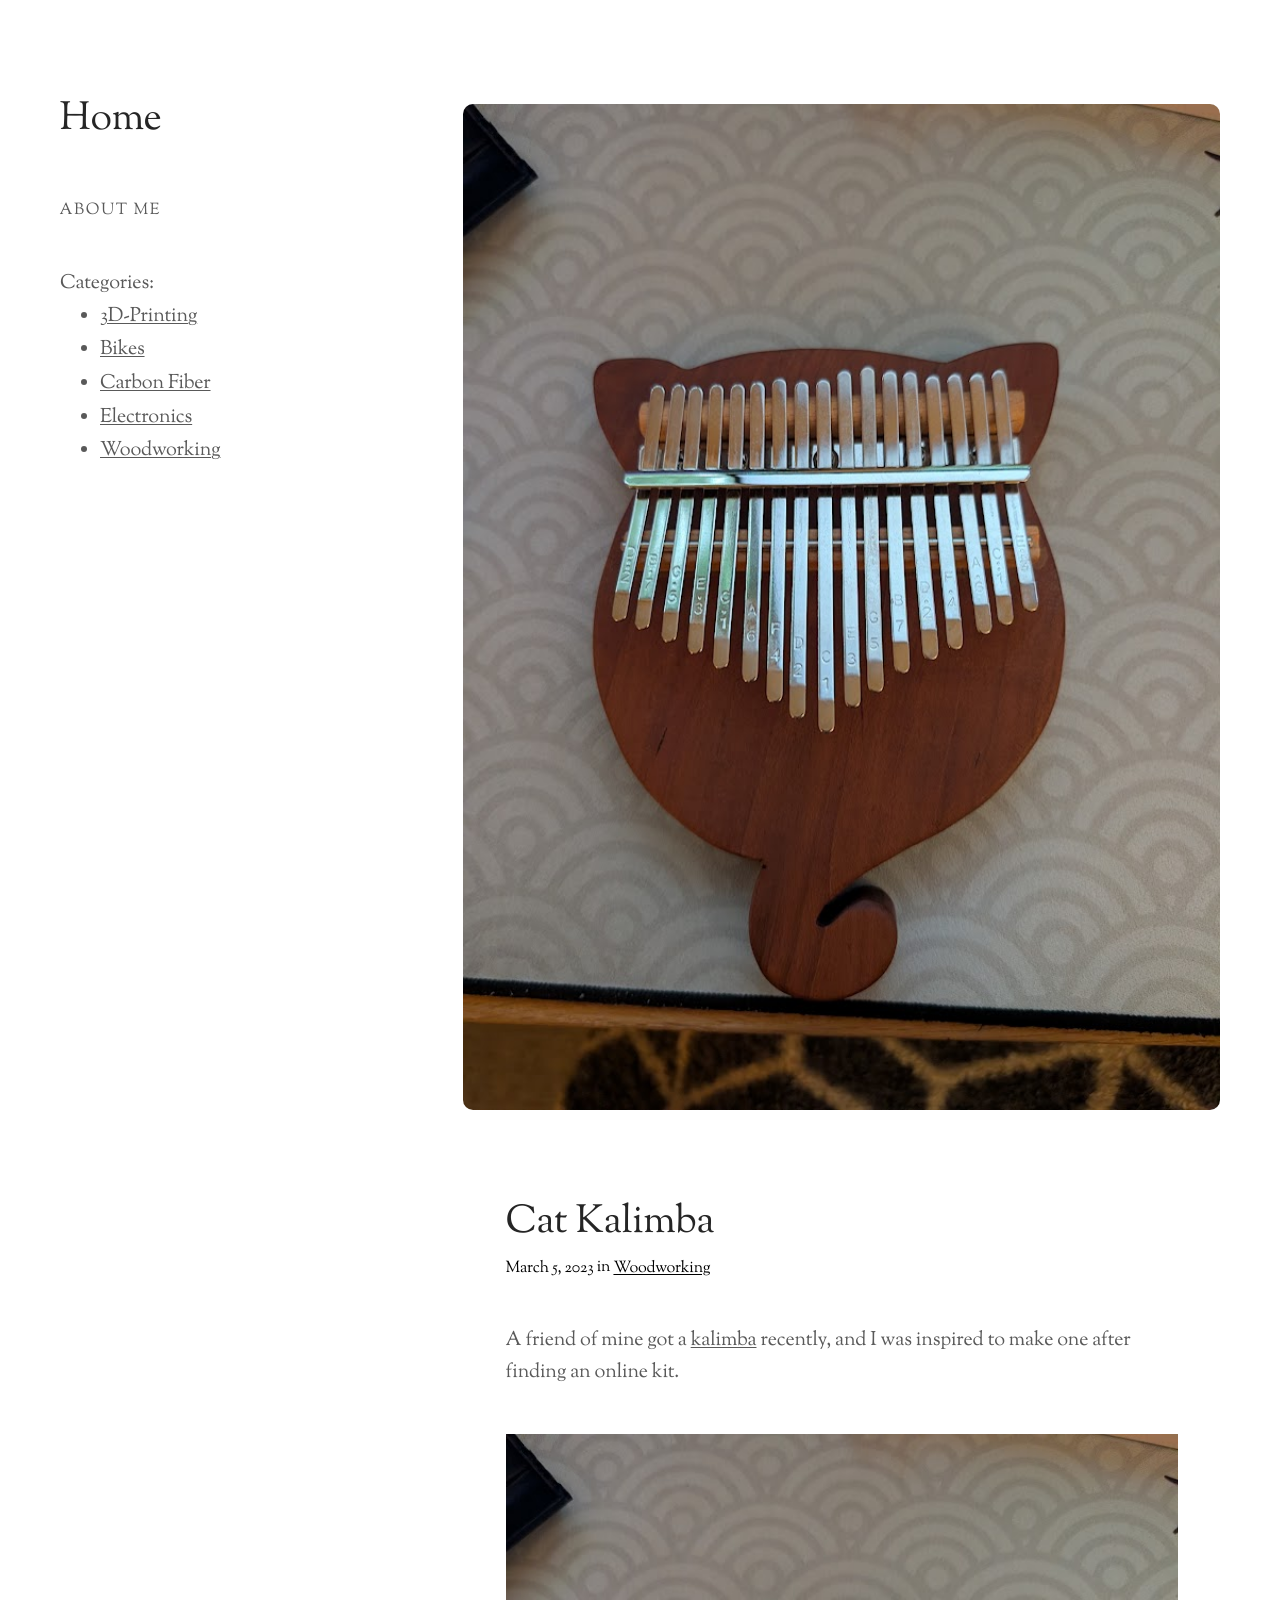
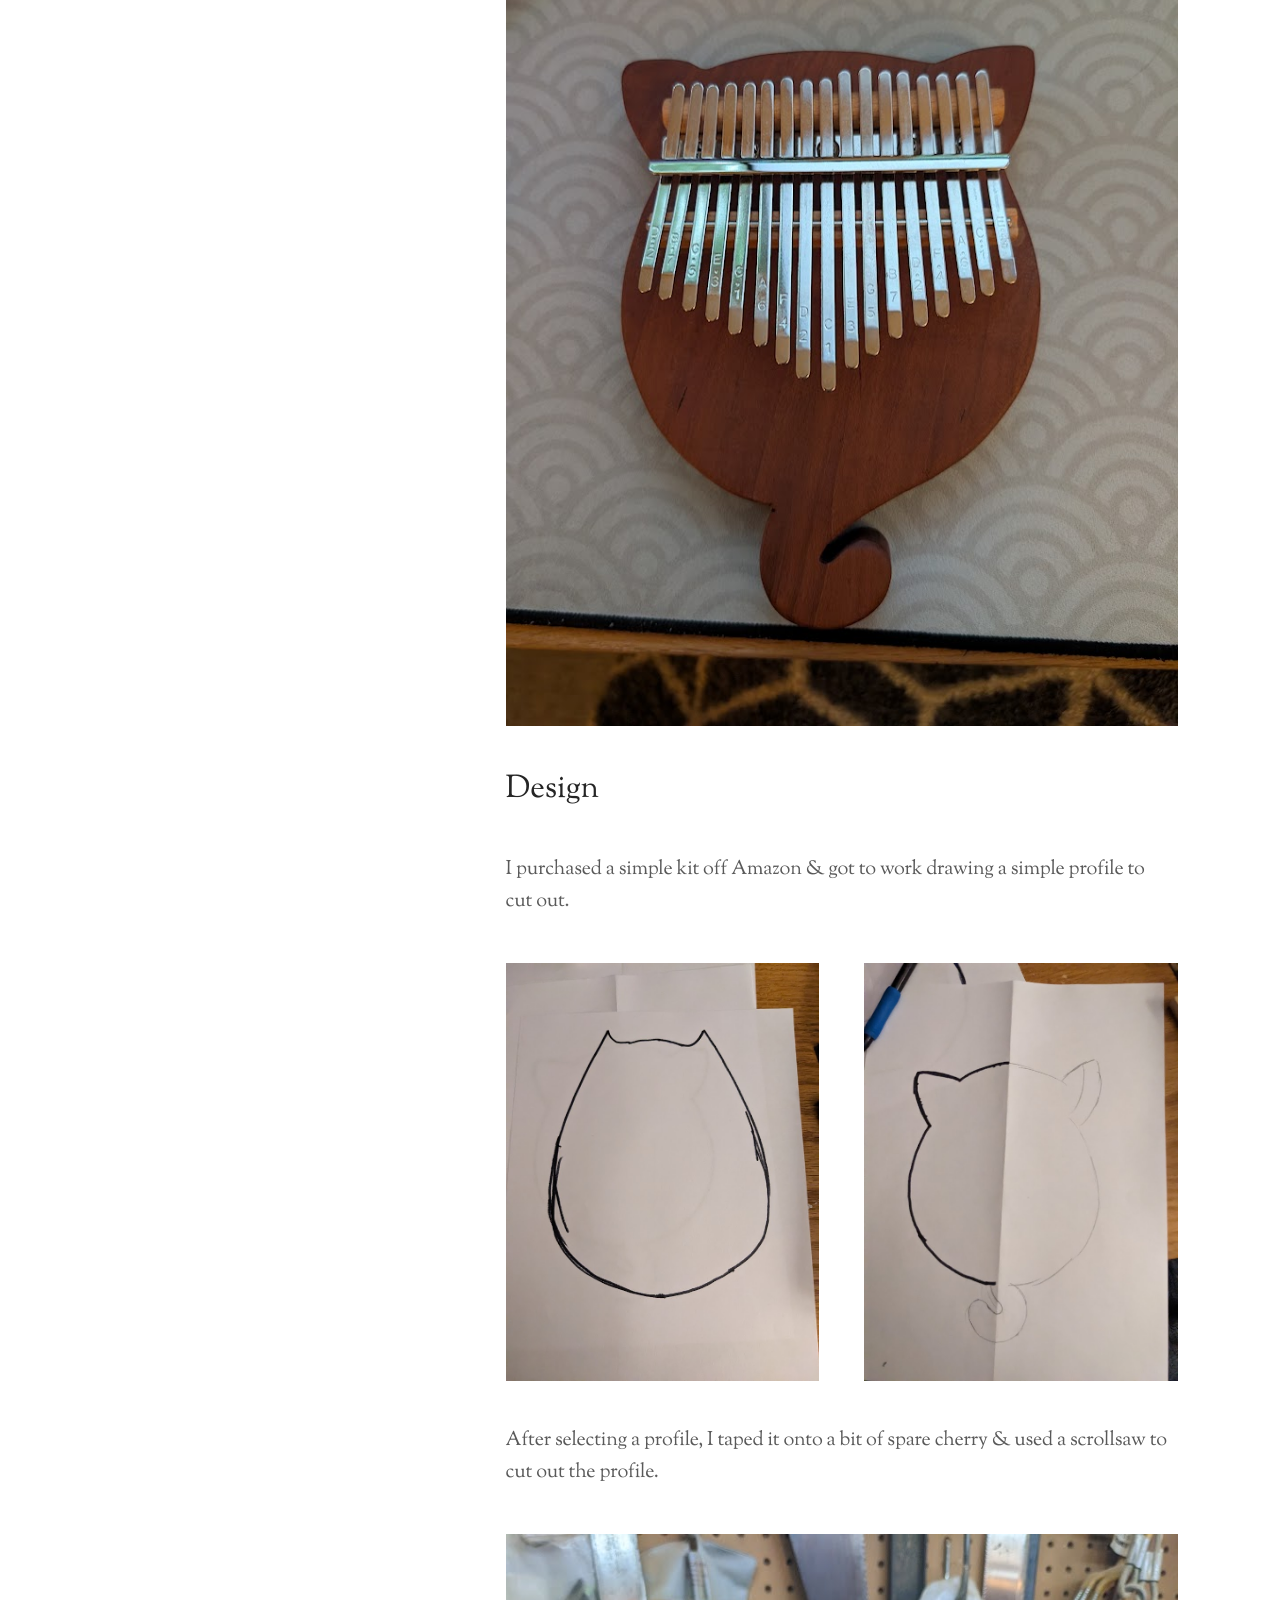
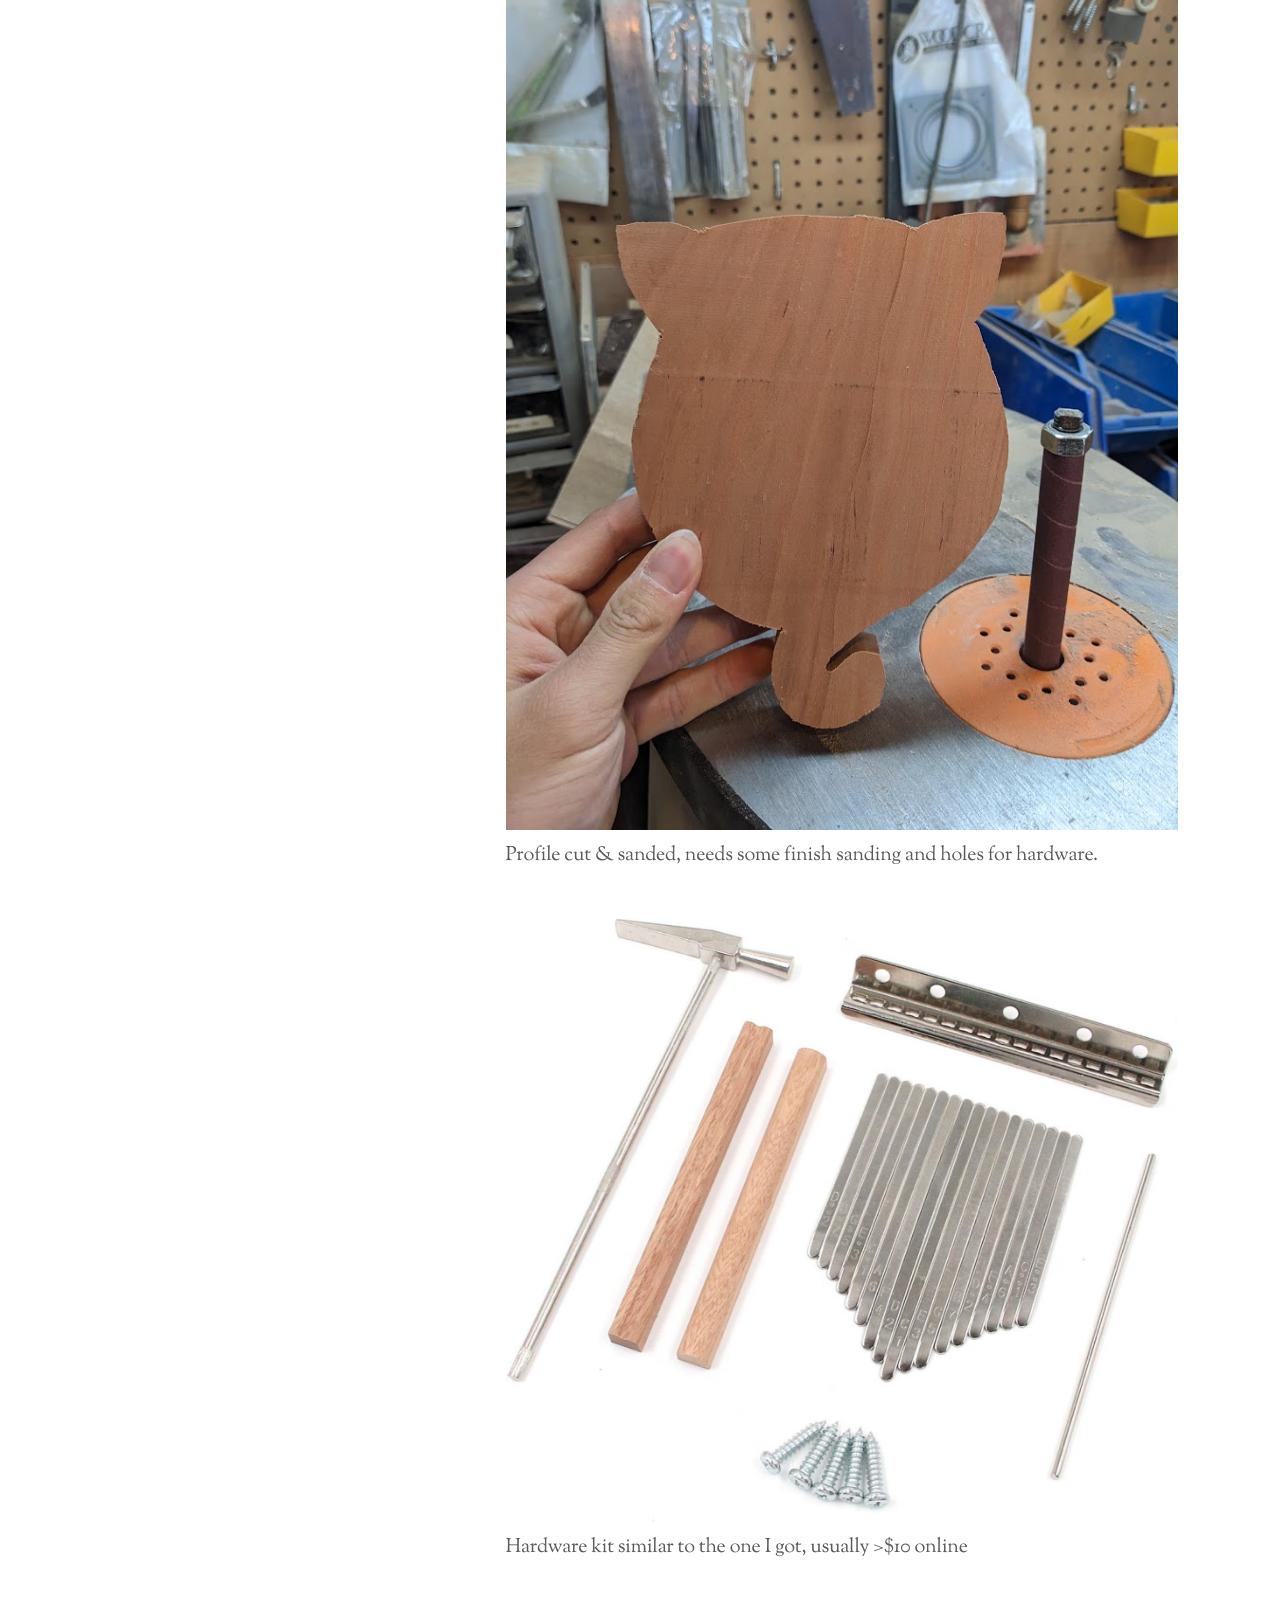
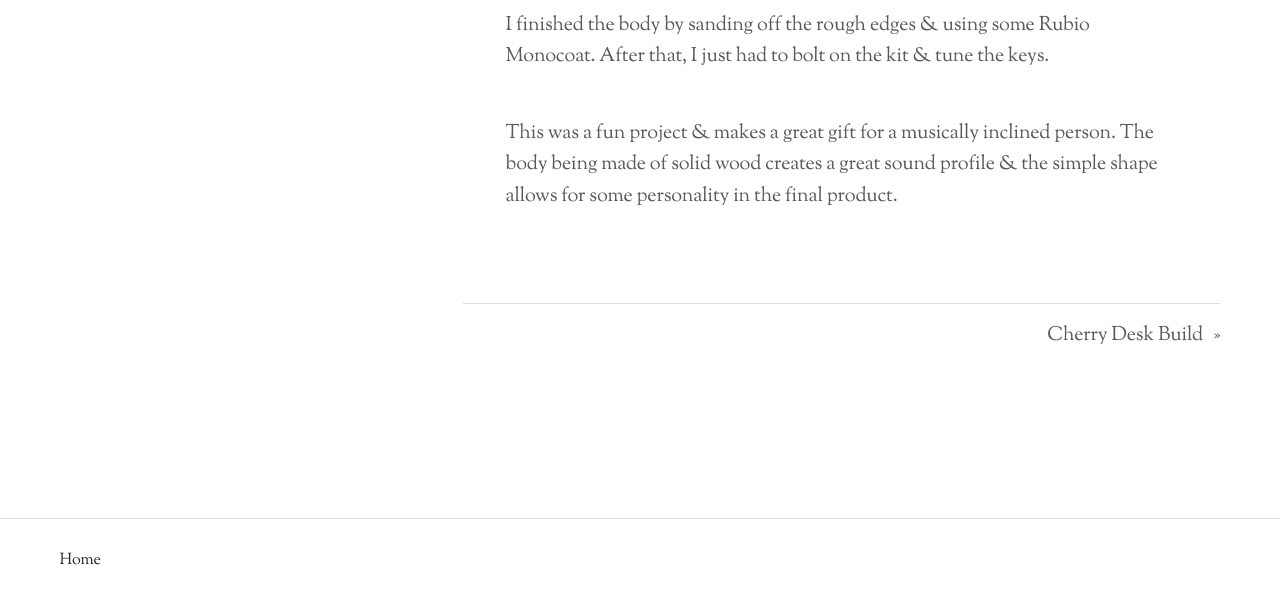
<file: cat-kalimba/index.html>
<!DOCTYPE html>
<html lang="en-US">
<head><meta charset="UTF-8">
	
	<meta name="viewport" content="width=device-width, initial-scale=1">
<meta name="robots" content="max-image-preview:large">
<title>Cat Kalimba – Home</title>
<link rel="alternate" type="application/rss+xml" title="Home » Feed" href="/feed/">


<style id="wp-img-auto-sizes-contain-inline-css">
img:is([sizes=auto i],[sizes^="auto," i]){contain-intrinsic-size:3000px 1500px}
/*# sourceURL=wp-img-auto-sizes-contain-inline-css */
</style>
<style id="wp-block-spacer-inline-css">
.wp-block-spacer{clear:both}
/*# sourceURL=/wp-includes/blocks/spacer/style.min.css */
</style>
<style id="wp-block-site-title-inline-css">
.wp-block-site-title{box-sizing:border-box}.wp-block-site-title :where(a){color:inherit;font-family:inherit;font-size:inherit;font-style:inherit;font-weight:inherit;letter-spacing:inherit;line-height:inherit;text-decoration:inherit}
/*# sourceURL=/wp-includes/blocks/site-title/style.min.css */
</style>
<style id="wp-block-group-inline-css">
.wp-block-group{box-sizing:border-box}:where(.wp-block-group.wp-block-group-is-layout-constrained){position:relative}
/*# sourceURL=/wp-includes/blocks/group/style.min.css */
</style>
<style id="wp-block-page-list-inline-css">
.wp-block-navigation .wp-block-page-list{align-items:var(--navigation-layout-align,initial);background-color:inherit;display:flex;flex-direction:var(--navigation-layout-direction,initial);flex-wrap:var(--navigation-layout-wrap,wrap);justify-content:var(--navigation-layout-justify,initial)}.wp-block-navigation .wp-block-navigation-item{background-color:inherit}.wp-block-page-list{box-sizing:border-box}
/*# sourceURL=/wp-includes/blocks/page-list/style.min.css */
</style>
<link rel="stylesheet" id="wp-block-navigation-css" href="/wp-includes/blocks/navigation/style.min.css?ver=7.1.1" media="all">
<style id="wp-block-paragraph-inline-css">
.is-small-text{font-size:.875em}.is-regular-text{font-size:1em}.is-large-text{font-size:2.25em}.is-larger-text{font-size:3em}.has-drop-cap:not(:focus):first-letter{float:left;font-size:8.4em;font-style:normal;font-weight:100;line-height:.68;margin:.05em .1em 0 0;text-transform:uppercase}body.rtl .has-drop-cap:not(:focus):first-letter{float:none;margin-left:.1em}p.has-drop-cap.has-background{overflow:hidden}:root :where(p.has-background){padding:1.25em 2.375em}:where(p.has-text-color:not(.has-link-color)) a{color:inherit}p.has-text-align-left[style*="writing-mode:vertical-lr"],p.has-text-align-right[style*="writing-mode:vertical-rl"]{rotate:180deg}
/*# sourceURL=/wp-includes/blocks/paragraph/style.min.css */
</style>
<style id="wp-block-categories-inline-css">
.wp-block-categories{box-sizing:border-box}.wp-block-categories.alignleft{margin-right:2em}.wp-block-categories.alignright{margin-left:2em}.wp-block-categories.wp-block-categories-dropdown.aligncenter{text-align:center}.wp-block-categories .wp-block-categories__label:not(.screen-reader-text){display:block;width:100%}
/*# sourceURL=/wp-includes/blocks/categories/style.min.css */
</style>
<style id="wp-block-columns-inline-css">
.wp-block-columns{box-sizing:border-box;display:flex;flex-wrap:wrap!important}@media (min-width:782px){.wp-block-columns{flex-wrap:nowrap!important}}.wp-block-columns{align-items:normal!important}.wp-block-columns.are-vertically-aligned-top{align-items:flex-start}.wp-block-columns.are-vertically-aligned-center{align-items:center}.wp-block-columns.are-vertically-aligned-bottom{align-items:flex-end}@media (max-width:781px){.wp-block-columns:not(.is-not-stacked-on-mobile)>.wp-block-column{flex-basis:100%!important}}@media (min-width:782px){.wp-block-columns:not(.is-not-stacked-on-mobile)>.wp-block-column{flex-basis:0;flex-grow:1}.wp-block-columns:not(.is-not-stacked-on-mobile)>.wp-block-column[style*=flex-basis]{flex-grow:0}}.wp-block-columns.is-not-stacked-on-mobile{flex-wrap:nowrap!important}.wp-block-columns.is-not-stacked-on-mobile>.wp-block-column{flex-basis:0;flex-grow:1}.wp-block-columns.is-not-stacked-on-mobile>.wp-block-column[style*=flex-basis]{flex-grow:0}:where(.wp-block-columns){margin-bottom:1.75em}:where(.wp-block-columns.has-background){padding:1.25em 2.375em}.wp-block-column{flex-grow:1;min-width:0;overflow-wrap:break-word;word-break:break-word}.wp-block-column.is-vertically-aligned-top{align-self:flex-start}.wp-block-column.is-vertically-aligned-center{align-self:center}.wp-block-column.is-vertically-aligned-bottom{align-self:flex-end}.wp-block-column.is-vertically-aligned-stretch{align-self:stretch}.wp-block-column.is-vertically-aligned-bottom,.wp-block-column.is-vertically-aligned-center,.wp-block-column.is-vertically-aligned-top{width:100%}
/*# sourceURL=/wp-includes/blocks/columns/style.min.css */
</style>
<style id="wp-block-post-featured-image-inline-css">
.wp-block-post-featured-image{margin-left:0;margin-right:0}.wp-block-post-featured-image a{display:block;height:100%}.wp-block-post-featured-image :where(img){box-sizing:border-box;height:auto;max-width:100%;vertical-align:bottom;width:100%}.wp-block-post-featured-image.alignfull img,.wp-block-post-featured-image.alignwide img{width:100%}.wp-block-post-featured-image .wp-block-post-featured-image__overlay.has-background-dim{background-color:#000;inset:0;position:absolute}.wp-block-post-featured-image{position:relative}.wp-block-post-featured-image .wp-block-post-featured-image__overlay.has-background-gradient{background-color:transparent}.wp-block-post-featured-image .wp-block-post-featured-image__overlay.has-background-dim-0{opacity:0}.wp-block-post-featured-image .wp-block-post-featured-image__overlay.has-background-dim-10{opacity:.1}.wp-block-post-featured-image .wp-block-post-featured-image__overlay.has-background-dim-20{opacity:.2}.wp-block-post-featured-image .wp-block-post-featured-image__overlay.has-background-dim-30{opacity:.3}.wp-block-post-featured-image .wp-block-post-featured-image__overlay.has-background-dim-40{opacity:.4}.wp-block-post-featured-image .wp-block-post-featured-image__overlay.has-background-dim-50{opacity:.5}.wp-block-post-featured-image .wp-block-post-featured-image__overlay.has-background-dim-60{opacity:.6}.wp-block-post-featured-image .wp-block-post-featured-image__overlay.has-background-dim-70{opacity:.7}.wp-block-post-featured-image .wp-block-post-featured-image__overlay.has-background-dim-80{opacity:.8}.wp-block-post-featured-image .wp-block-post-featured-image__overlay.has-background-dim-90{opacity:.9}.wp-block-post-featured-image .wp-block-post-featured-image__overlay.has-background-dim-100{opacity:1}.wp-block-post-featured-image:where(.alignleft,.alignright){width:100%}
/*# sourceURL=/wp-includes/blocks/post-featured-image/style.min.css */
</style>
<style id="wp-block-post-title-inline-css">
.wp-block-post-title{box-sizing:border-box;word-break:break-word}.wp-block-post-title :where(a){display:inline-block;font-family:inherit;font-size:inherit;font-style:inherit;font-weight:inherit;letter-spacing:inherit;line-height:inherit;text-decoration:inherit}
/*# sourceURL=/wp-includes/blocks/post-title/style.min.css */
</style>
<style id="wp-block-post-date-inline-css">
.wp-block-post-date{box-sizing:border-box}
/*# sourceURL=/wp-includes/blocks/post-date/style.min.css */
</style>
<style id="wp-block-post-terms-inline-css">
.wp-block-post-terms{box-sizing:border-box}.wp-block-post-terms .wp-block-post-terms__separator{white-space:pre-wrap}
/*# sourceURL=/wp-includes/blocks/post-terms/style.min.css */
</style>
<style id="wp-block-image-inline-css">
.wp-block-image>a,.wp-block-image>figure>a{display:inline-block}.wp-block-image img{box-sizing:border-box;height:auto;max-width:100%;vertical-align:bottom}@media not (prefers-reduced-motion){.wp-block-image img.hide{visibility:hidden}.wp-block-image img.show{animation:show-content-image .4s}}.wp-block-image[style*=border-radius] img,.wp-block-image[style*=border-radius]>a{border-radius:inherit}.wp-block-image.has-custom-border img{box-sizing:border-box}.wp-block-image.aligncenter{text-align:center}.wp-block-image.alignfull>a,.wp-block-image.alignwide>a{width:100%}.wp-block-image.alignfull img,.wp-block-image.alignwide img{height:auto;width:100%}.wp-block-image .aligncenter,.wp-block-image .alignleft,.wp-block-image .alignright,.wp-block-image.aligncenter,.wp-block-image.alignleft,.wp-block-image.alignright{display:table}.wp-block-image .aligncenter>figcaption,.wp-block-image .alignleft>figcaption,.wp-block-image .alignright>figcaption,.wp-block-image.aligncenter>figcaption,.wp-block-image.alignleft>figcaption,.wp-block-image.alignright>figcaption{caption-side:bottom;display:table-caption}.wp-block-image .alignleft{float:left;margin:.5em 1em .5em 0}.wp-block-image .alignright{float:right;margin:.5em 0 .5em 1em}.wp-block-image .aligncenter{margin-left:auto;margin-right:auto}.wp-block-image :where(figcaption){margin-bottom:1em;margin-top:.5em}.wp-block-image.is-style-circle-mask img{border-radius:9999px}@supports ((-webkit-mask-image:none) or (mask-image:none)) or (-webkit-mask-image:none){.wp-block-image.is-style-circle-mask img{border-radius:0;-webkit-mask-image:url('data:image/svg+xml;utf8,<svg viewBox="0 0 100 100" xmlns="http://www.w3.org/2000/svg"><circle cx="50" cy="50" r="50"/></svg>');mask-image:url('data:image/svg+xml;utf8,<svg viewBox="0 0 100 100" xmlns="http://www.w3.org/2000/svg"><circle cx="50" cy="50" r="50"/></svg>');mask-mode:alpha;-webkit-mask-position:center;mask-position:center;-webkit-mask-repeat:no-repeat;mask-repeat:no-repeat;-webkit-mask-size:contain;mask-size:contain}}:root :where(.wp-block-image.is-style-rounded img,.wp-block-image .is-style-rounded img){border-radius:9999px}.wp-block-image figure{margin:0}.wp-lightbox-container{display:flex;flex-direction:column;position:relative}.wp-lightbox-container img{cursor:zoom-in}.wp-lightbox-container img:hover+button{opacity:1}.wp-lightbox-container button{align-items:center;backdrop-filter:blur(16px) saturate(180%);background-color:rgba(90,90,90,.25);border:none;border-radius:4px;cursor:zoom-in;display:flex;height:20px;justify-content:center;opacity:0;padding:0;position:absolute;right:16px;text-align:center;top:16px;width:20px;z-index:100}@media not (prefers-reduced-motion){.wp-lightbox-container button{transition:opacity .2s ease}}.wp-lightbox-container button:focus-visible{outline:3px auto rgba(90,90,90,.25);outline:3px auto -webkit-focus-ring-color;outline-offset:3px}.wp-lightbox-container button:hover{cursor:pointer;opacity:1}.wp-lightbox-container button:focus{opacity:1}.wp-lightbox-container button:focus,.wp-lightbox-container button:hover,.wp-lightbox-container button:not(:hover):not(:active):not(.has-background){background-color:rgba(90,90,90,.25);border:none}.wp-lightbox-overlay{box-sizing:border-box;cursor:zoom-out;height:100vh;left:0;overflow:hidden;position:fixed;top:0;visibility:hidden;width:100%;z-index:100000}.wp-lightbox-overlay .wp-lightbox-close-button{align-items:center;cursor:pointer;display:flex;font-family:inherit;gap:8px;justify-content:center;line-height:1;min-height:40px;min-width:40px;padding:0 4px;position:absolute;right:calc(env(safe-area-inset-right) + 16px);top:calc(env(safe-area-inset-top) + 16px);z-index:5000000}.wp-lightbox-overlay .wp-lightbox-close-button:focus,.wp-lightbox-overlay .wp-lightbox-close-button:hover,.wp-lightbox-overlay .wp-lightbox-close-button:not(:hover):not(:active):not(.has-background){background:none;border:none}.wp-lightbox-overlay .wp-lightbox-close-button:has(.wp-lightbox-close-text:not([hidden])) .wp-lightbox-close-icon svg{height:1em;width:1em}.wp-lightbox-overlay .wp-lightbox-close-icon svg{display:block}.wp-lightbox-overlay .wp-lightbox-navigation-button-next,.wp-lightbox-overlay .wp-lightbox-navigation-button-prev{align-items:center;bottom:16px;cursor:pointer;display:flex;font-family:inherit;gap:4px;justify-content:center;line-height:1;min-height:40px;min-width:40px;padding:0 8px;position:absolute;z-index:2000002}.wp-lightbox-overlay .wp-lightbox-navigation-button-next[hidden],.wp-lightbox-overlay .wp-lightbox-navigation-button-prev[hidden]{display:none}@media (min-width:960px){.wp-lightbox-overlay .wp-lightbox-navigation-button-next,.wp-lightbox-overlay .wp-lightbox-navigation-button-prev{bottom:50%;transform:translateY(-50%)}}.wp-lightbox-overlay .wp-lightbox-navigation-button-next:focus,.wp-lightbox-overlay .wp-lightbox-navigation-button-next:hover,.wp-lightbox-overlay .wp-lightbox-navigation-button-next:not(:hover):not(:active):not(.has-background),.wp-lightbox-overlay .wp-lightbox-navigation-button-prev:focus,.wp-lightbox-overlay .wp-lightbox-navigation-button-prev:hover,.wp-lightbox-overlay .wp-lightbox-navigation-button-prev:not(:hover):not(:active):not(.has-background){background:none;border:none;padding:0 8px}.wp-lightbox-overlay .wp-lightbox-navigation-button-next:has(.wp-lightbox-navigation-text:not([hidden])) .wp-lightbox-navigation-icon svg,.wp-lightbox-overlay .wp-lightbox-navigation-button-prev:has(.wp-lightbox-navigation-text:not([hidden])) .wp-lightbox-navigation-icon svg{display:block;height:1.5em;width:1.5em}.wp-lightbox-overlay .wp-lightbox-navigation-button-prev{left:calc(env(safe-area-inset-left) + 16px)}.wp-lightbox-overlay .wp-lightbox-navigation-button-next{right:calc(env(safe-area-inset-right) + 16px)}.wp-lightbox-overlay .wp-lightbox-navigation-icon svg{vertical-align:middle}.wp-lightbox-overlay .lightbox-image-container{height:var(--wp--lightbox-container-height);left:50%;overflow:hidden;position:absolute;top:50%;transform:translate(-50%,-50%);transform-origin:top left;width:var(--wp--lightbox-container-width);z-index:2000001}.wp-lightbox-overlay .wp-block-image{align-items:center;box-sizing:border-box;display:flex;height:100%;justify-content:center;margin:0;position:relative;transform-origin:0 0;width:100%;z-index:3000000}.wp-lightbox-overlay .wp-block-image img{height:var(--wp--lightbox-image-height);min-height:var(--wp--lightbox-image-height);min-width:var(--wp--lightbox-image-width);width:var(--wp--lightbox-image-width)}.wp-lightbox-overlay .wp-block-image figcaption{display:none}.wp-lightbox-overlay button{background:none;border:none}.wp-lightbox-overlay .scrim{background-color:#fff;height:100%;opacity:.9;position:absolute;width:100%;z-index:2000000}.wp-lightbox-overlay.active{visibility:visible}@media not (prefers-reduced-motion){.wp-lightbox-overlay.active{animation:turn-on-visibility .25s both}.wp-lightbox-overlay.active img{animation:turn-on-visibility .35s both}.wp-lightbox-overlay.show-closing-animation:not(.active){animation:turn-off-visibility .35s both}.wp-lightbox-overlay.show-closing-animation:not(.active) img{animation:turn-off-visibility .25s both}.wp-lightbox-overlay.zoom.active{animation:none;opacity:1;visibility:visible}.wp-lightbox-overlay.zoom.active .lightbox-image-container{animation:lightbox-zoom-in .4s}.wp-lightbox-overlay.zoom.active .lightbox-image-container img{animation:none}.wp-lightbox-overlay.zoom.active .scrim{animation:turn-on-visibility .4s forwards}.wp-lightbox-overlay.zoom.show-closing-animation:not(.active){animation:none}.wp-lightbox-overlay.zoom.show-closing-animation:not(.active) .lightbox-image-container{animation:lightbox-zoom-out .4s}.wp-lightbox-overlay.zoom.show-closing-animation:not(.active) .lightbox-image-container img{animation:none}.wp-lightbox-overlay.zoom.show-closing-animation:not(.active) .scrim{animation:turn-off-visibility .4s forwards}}@keyframes show-content-image{0%{visibility:hidden}99%{visibility:hidden}to{visibility:visible}}@keyframes turn-on-visibility{0%{opacity:0}to{opacity:1}}@keyframes turn-off-visibility{0%{opacity:1;visibility:visible}99%{opacity:0;visibility:visible}to{opacity:0;visibility:hidden}}@keyframes lightbox-zoom-in{0%{transform:translate(calc((-100vw + var(--wp--lightbox-scrollbar-width))/2 + var(--wp--lightbox-initial-left-position)),calc(-50vh + var(--wp--lightbox-initial-top-position))) scale(var(--wp--lightbox-scale))}to{transform:translate(-50%,-50%) scale(1)}}@keyframes lightbox-zoom-out{0%{transform:translate(-50%,-50%) scale(1);visibility:visible}99%{visibility:visible}to{transform:translate(calc((-100vw + var(--wp--lightbox-scrollbar-width))/2 + var(--wp--lightbox-initial-left-position)),calc(-50vh + var(--wp--lightbox-initial-top-position))) scale(var(--wp--lightbox-scale));visibility:hidden}}
/*# sourceURL=/wp-includes/blocks/image/style.min.css */
</style>
<style id="wp-block-heading-inline-css">
h1:where(.wp-block-heading).has-background,h2:where(.wp-block-heading).has-background,h3:where(.wp-block-heading).has-background,h4:where(.wp-block-heading).has-background,h5:where(.wp-block-heading).has-background,h6:where(.wp-block-heading).has-background{padding:1.25em 2.375em}h1.has-text-align-left[style*=writing-mode]:where([style*=vertical-lr]),h1.has-text-align-right[style*=writing-mode]:where([style*=vertical-rl]),h2.has-text-align-left[style*=writing-mode]:where([style*=vertical-lr]),h2.has-text-align-right[style*=writing-mode]:where([style*=vertical-rl]),h3.has-text-align-left[style*=writing-mode]:where([style*=vertical-lr]),h3.has-text-align-right[style*=writing-mode]:where([style*=vertical-rl]),h4.has-text-align-left[style*=writing-mode]:where([style*=vertical-lr]),h4.has-text-align-right[style*=writing-mode]:where([style*=vertical-rl]),h5.has-text-align-left[style*=writing-mode]:where([style*=vertical-lr]),h5.has-text-align-right[style*=writing-mode]:where([style*=vertical-rl]),h6.has-text-align-left[style*=writing-mode]:where([style*=vertical-lr]),h6.has-text-align-right[style*=writing-mode]:where([style*=vertical-rl]){rotate:180deg}
/*# sourceURL=/wp-includes/blocks/heading/style.min.css */
</style>
<style id="wp-block-gallery-inline-css">
.blocks-gallery-grid:not(.has-nested-images),.wp-block-gallery:not(.has-nested-images){display:flex;flex-wrap:wrap;list-style-type:none;margin:0;padding:0}.blocks-gallery-grid:not(.has-nested-images) .blocks-gallery-image,.blocks-gallery-grid:not(.has-nested-images) .blocks-gallery-item,.wp-block-gallery:not(.has-nested-images) .blocks-gallery-image,.wp-block-gallery:not(.has-nested-images) .blocks-gallery-item{display:flex;flex-direction:column;flex-grow:1;justify-content:center;margin:0 1em 1em 0;position:relative;width:calc(50% - 1em)}.blocks-gallery-grid:not(.has-nested-images) .blocks-gallery-image:nth-of-type(2n),.blocks-gallery-grid:not(.has-nested-images) .blocks-gallery-item:nth-of-type(2n),.wp-block-gallery:not(.has-nested-images) .blocks-gallery-image:nth-of-type(2n),.wp-block-gallery:not(.has-nested-images) .blocks-gallery-item:nth-of-type(2n){margin-right:0}.blocks-gallery-grid:not(.has-nested-images) .blocks-gallery-image figure,.blocks-gallery-grid:not(.has-nested-images) .blocks-gallery-item figure,.wp-block-gallery:not(.has-nested-images) .blocks-gallery-image figure,.wp-block-gallery:not(.has-nested-images) .blocks-gallery-item figure{align-items:flex-end;display:flex;height:100%;justify-content:flex-start;margin:0}.blocks-gallery-grid:not(.has-nested-images) .blocks-gallery-image img,.blocks-gallery-grid:not(.has-nested-images) .blocks-gallery-item img,.wp-block-gallery:not(.has-nested-images) .blocks-gallery-image img,.wp-block-gallery:not(.has-nested-images) .blocks-gallery-item img{display:block;height:auto;max-width:100%;width:auto}.blocks-gallery-grid:not(.has-nested-images) .blocks-gallery-image figcaption,.blocks-gallery-grid:not(.has-nested-images) .blocks-gallery-item figcaption,.wp-block-gallery:not(.has-nested-images) .blocks-gallery-image figcaption,.wp-block-gallery:not(.has-nested-images) .blocks-gallery-item figcaption{background:linear-gradient(0deg,rgba(0,0,0,.7),rgba(0,0,0,.3) 70%,transparent);bottom:0;box-sizing:border-box;color:#fff;font-size:.8em;margin:0;max-height:100%;overflow:auto;padding:3em .77em .7em;position:absolute;text-align:center;width:100%;z-index:2}.blocks-gallery-grid:not(.has-nested-images) .blocks-gallery-image figcaption img,.blocks-gallery-grid:not(.has-nested-images) .blocks-gallery-item figcaption img,.wp-block-gallery:not(.has-nested-images) .blocks-gallery-image figcaption img,.wp-block-gallery:not(.has-nested-images) .blocks-gallery-item figcaption img{display:inline}.blocks-gallery-grid:not(.has-nested-images) figcaption,.wp-block-gallery:not(.has-nested-images) figcaption{flex-grow:1}.blocks-gallery-grid:not(.has-nested-images).is-cropped .blocks-gallery-image a,.blocks-gallery-grid:not(.has-nested-images).is-cropped .blocks-gallery-image img,.blocks-gallery-grid:not(.has-nested-images).is-cropped .blocks-gallery-item a,.blocks-gallery-grid:not(.has-nested-images).is-cropped .blocks-gallery-item img,.wp-block-gallery:not(.has-nested-images).is-cropped .blocks-gallery-image a,.wp-block-gallery:not(.has-nested-images).is-cropped .blocks-gallery-image img,.wp-block-gallery:not(.has-nested-images).is-cropped .blocks-gallery-item a,.wp-block-gallery:not(.has-nested-images).is-cropped .blocks-gallery-item img{flex:1;height:100%;-o-object-fit:cover;object-fit:cover;width:100%}.blocks-gallery-grid:not(.has-nested-images).columns-1 .blocks-gallery-image,.blocks-gallery-grid:not(.has-nested-images).columns-1 .blocks-gallery-item,.wp-block-gallery:not(.has-nested-images).columns-1 .blocks-gallery-image,.wp-block-gallery:not(.has-nested-images).columns-1 .blocks-gallery-item{margin-right:0;width:100%}@media (min-width:600px){.blocks-gallery-grid:not(.has-nested-images).columns-3 .blocks-gallery-image,.blocks-gallery-grid:not(.has-nested-images).columns-3 .blocks-gallery-item,.wp-block-gallery:not(.has-nested-images).columns-3 .blocks-gallery-image,.wp-block-gallery:not(.has-nested-images).columns-3 .blocks-gallery-item{margin-right:1em;width:calc(33.33333% - .66667em)}.blocks-gallery-grid:not(.has-nested-images).columns-4 .blocks-gallery-image,.blocks-gallery-grid:not(.has-nested-images).columns-4 .blocks-gallery-item,.wp-block-gallery:not(.has-nested-images).columns-4 .blocks-gallery-image,.wp-block-gallery:not(.has-nested-images).columns-4 .blocks-gallery-item{margin-right:1em;width:calc(25% - .75em)}.blocks-gallery-grid:not(.has-nested-images).columns-5 .blocks-gallery-image,.blocks-gallery-grid:not(.has-nested-images).columns-5 .blocks-gallery-item,.wp-block-gallery:not(.has-nested-images).columns-5 .blocks-gallery-image,.wp-block-gallery:not(.has-nested-images).columns-5 .blocks-gallery-item{margin-right:1em;width:calc(20% - .8em)}.blocks-gallery-grid:not(.has-nested-images).columns-6 .blocks-gallery-image,.blocks-gallery-grid:not(.has-nested-images).columns-6 .blocks-gallery-item,.wp-block-gallery:not(.has-nested-images).columns-6 .blocks-gallery-image,.wp-block-gallery:not(.has-nested-images).columns-6 .blocks-gallery-item{margin-right:1em;width:calc(16.66667% - .83333em)}.blocks-gallery-grid:not(.has-nested-images).columns-7 .blocks-gallery-image,.blocks-gallery-grid:not(.has-nested-images).columns-7 .blocks-gallery-item,.wp-block-gallery:not(.has-nested-images).columns-7 .blocks-gallery-image,.wp-block-gallery:not(.has-nested-images).columns-7 .blocks-gallery-item{margin-right:1em;width:calc(14.28571% - .85714em)}.blocks-gallery-grid:not(.has-nested-images).columns-8 .blocks-gallery-image,.blocks-gallery-grid:not(.has-nested-images).columns-8 .blocks-gallery-item,.wp-block-gallery:not(.has-nested-images).columns-8 .blocks-gallery-image,.wp-block-gallery:not(.has-nested-images).columns-8 .blocks-gallery-item{margin-right:1em;width:calc(12.5% - .875em)}.blocks-gallery-grid:not(.has-nested-images).columns-1 .blocks-gallery-image:nth-of-type(1n),.blocks-gallery-grid:not(.has-nested-images).columns-1 .blocks-gallery-item:nth-of-type(1n),.blocks-gallery-grid:not(.has-nested-images).columns-2 .blocks-gallery-image:nth-of-type(2n),.blocks-gallery-grid:not(.has-nested-images).columns-2 .blocks-gallery-item:nth-of-type(2n),.blocks-gallery-grid:not(.has-nested-images).columns-3 .blocks-gallery-image:nth-of-type(3n),.blocks-gallery-grid:not(.has-nested-images).columns-3 .blocks-gallery-item:nth-of-type(3n),.blocks-gallery-grid:not(.has-nested-images).columns-4 .blocks-gallery-image:nth-of-type(4n),.blocks-gallery-grid:not(.has-nested-images).columns-4 .blocks-gallery-item:nth-of-type(4n),.blocks-gallery-grid:not(.has-nested-images).columns-5 .blocks-gallery-image:nth-of-type(5n),.blocks-gallery-grid:not(.has-nested-images).columns-5 .blocks-gallery-item:nth-of-type(5n),.blocks-gallery-grid:not(.has-nested-images).columns-6 .blocks-gallery-image:nth-of-type(6n),.blocks-gallery-grid:not(.has-nested-images).columns-6 .blocks-gallery-item:nth-of-type(6n),.blocks-gallery-grid:not(.has-nested-images).columns-7 .blocks-gallery-image:nth-of-type(7n),.blocks-gallery-grid:not(.has-nested-images).columns-7 .blocks-gallery-item:nth-of-type(7n),.blocks-gallery-grid:not(.has-nested-images).columns-8 .blocks-gallery-image:nth-of-type(8n),.blocks-gallery-grid:not(.has-nested-images).columns-8 .blocks-gallery-item:nth-of-type(8n),.wp-block-gallery:not(.has-nested-images).columns-1 .blocks-gallery-image:nth-of-type(1n),.wp-block-gallery:not(.has-nested-images).columns-1 .blocks-gallery-item:nth-of-type(1n),.wp-block-gallery:not(.has-nested-images).columns-2 .blocks-gallery-image:nth-of-type(2n),.wp-block-gallery:not(.has-nested-images).columns-2 .blocks-gallery-item:nth-of-type(2n),.wp-block-gallery:not(.has-nested-images).columns-3 .blocks-gallery-image:nth-of-type(3n),.wp-block-gallery:not(.has-nested-images).columns-3 .blocks-gallery-item:nth-of-type(3n),.wp-block-gallery:not(.has-nested-images).columns-4 .blocks-gallery-image:nth-of-type(4n),.wp-block-gallery:not(.has-nested-images).columns-4 .blocks-gallery-item:nth-of-type(4n),.wp-block-gallery:not(.has-nested-images).columns-5 .blocks-gallery-image:nth-of-type(5n),.wp-block-gallery:not(.has-nested-images).columns-5 .blocks-gallery-item:nth-of-type(5n),.wp-block-gallery:not(.has-nested-images).columns-6 .blocks-gallery-image:nth-of-type(6n),.wp-block-gallery:not(.has-nested-images).columns-6 .blocks-gallery-item:nth-of-type(6n),.wp-block-gallery:not(.has-nested-images).columns-7 .blocks-gallery-image:nth-of-type(7n),.wp-block-gallery:not(.has-nested-images).columns-7 .blocks-gallery-item:nth-of-type(7n),.wp-block-gallery:not(.has-nested-images).columns-8 .blocks-gallery-image:nth-of-type(8n),.wp-block-gallery:not(.has-nested-images).columns-8 .blocks-gallery-item:nth-of-type(8n){margin-right:0}}.blocks-gallery-grid:not(.has-nested-images) .blocks-gallery-image:last-child,.blocks-gallery-grid:not(.has-nested-images) .blocks-gallery-item:last-child,.wp-block-gallery:not(.has-nested-images) .blocks-gallery-image:last-child,.wp-block-gallery:not(.has-nested-images) .blocks-gallery-item:last-child{margin-right:0}.blocks-gallery-grid:not(.has-nested-images).alignleft,.blocks-gallery-grid:not(.has-nested-images).alignright,.wp-block-gallery:not(.has-nested-images).alignleft,.wp-block-gallery:not(.has-nested-images).alignright{max-width:420px;width:100%}.blocks-gallery-grid:not(.has-nested-images).aligncenter .blocks-gallery-item figure,.wp-block-gallery:not(.has-nested-images).aligncenter .blocks-gallery-item figure{justify-content:center}.wp-block-gallery:not(.is-cropped) .blocks-gallery-item{align-self:flex-start}figure.wp-block-gallery.has-nested-images{align-items:normal}.wp-block-gallery.has-nested-images figure.wp-block-image:not(#individual-image){margin:0;width:calc(50% - var(--wp--style--unstable-gallery-gap, 16px)/2)}.wp-block-gallery.has-nested-images figure.wp-block-image{box-sizing:border-box;display:flex;flex-direction:column;flex-grow:1;justify-content:center;max-width:100%;position:relative}.wp-block-gallery.has-nested-images figure.wp-block-image>a,.wp-block-gallery.has-nested-images figure.wp-block-image>div{flex-direction:column;flex-grow:1;margin:0}.wp-block-gallery.has-nested-images figure.wp-block-image img{display:block;height:auto;max-width:100%!important;width:auto}.wp-block-gallery.has-nested-images figure.wp-block-image figcaption,.wp-block-gallery.has-nested-images figure.wp-block-image:has(figcaption):before{bottom:0;left:0;max-height:100%;position:absolute;right:0}.wp-block-gallery.has-nested-images figure.wp-block-image:has(figcaption):before{backdrop-filter:blur(3px);content:"";height:100%;-webkit-mask-image:linear-gradient(0deg,#000 20%,transparent);mask-image:linear-gradient(0deg,#000 20%,transparent);max-height:3em;pointer-events:none}.wp-block-gallery.has-nested-images figure.wp-block-image figcaption{box-sizing:border-box;color:#fff;font-size:13px;margin:0;overflow:auto;padding:1em;text-align:center;text-shadow:0 0 1.5px #000}.wp-block-gallery.has-nested-images figure.wp-block-image figcaption::-webkit-scrollbar{height:12px;width:12px}.wp-block-gallery.has-nested-images figure.wp-block-image figcaption::-webkit-scrollbar-track{background-color:transparent}.wp-block-gallery.has-nested-images figure.wp-block-image figcaption::-webkit-scrollbar-thumb{background-clip:padding-box;background-color:transparent;border:3px solid transparent;border-radius:8px}.wp-block-gallery.has-nested-images figure.wp-block-image figcaption:focus-within::-webkit-scrollbar-thumb,.wp-block-gallery.has-nested-images figure.wp-block-image figcaption:focus::-webkit-scrollbar-thumb,.wp-block-gallery.has-nested-images figure.wp-block-image figcaption:hover::-webkit-scrollbar-thumb{background-color:hsla(0,0%,100%,.8)}.wp-block-gallery.has-nested-images figure.wp-block-image figcaption{scrollbar-color:transparent transparent;scrollbar-gutter:stable both-edges;scrollbar-width:thin}.wp-block-gallery.has-nested-images figure.wp-block-image figcaption:focus,.wp-block-gallery.has-nested-images figure.wp-block-image figcaption:focus-within,.wp-block-gallery.has-nested-images figure.wp-block-image figcaption:hover{scrollbar-color:hsla(0,0%,100%,.8) transparent}.wp-block-gallery.has-nested-images figure.wp-block-image figcaption{will-change:transform}@media (hover:none){.wp-block-gallery.has-nested-images figure.wp-block-image figcaption{scrollbar-color:hsla(0,0%,100%,.8) transparent}}.wp-block-gallery.has-nested-images figure.wp-block-image figcaption{background:linear-gradient(0deg,rgba(0,0,0,.4),transparent)}.wp-block-gallery.has-nested-images figure.wp-block-image figcaption img{display:inline}.wp-block-gallery.has-nested-images figure.wp-block-image figcaption a{color:inherit}.wp-block-gallery.has-nested-images figure.wp-block-image.has-custom-border img{box-sizing:border-box}.wp-block-gallery.has-nested-images figure.wp-block-image.has-custom-border>a,.wp-block-gallery.has-nested-images figure.wp-block-image.has-custom-border>div,.wp-block-gallery.has-nested-images figure.wp-block-image.is-style-rounded>a,.wp-block-gallery.has-nested-images figure.wp-block-image.is-style-rounded>div{flex:1 1 auto}.wp-block-gallery.has-nested-images figure.wp-block-image.has-custom-border figcaption,.wp-block-gallery.has-nested-images figure.wp-block-image.is-style-rounded figcaption{background:none;color:inherit;flex:initial;margin:0;padding:10px 10px 9px;position:relative;text-shadow:none}.wp-block-gallery.has-nested-images figure.wp-block-image.has-custom-border:before,.wp-block-gallery.has-nested-images figure.wp-block-image.is-style-rounded:before{content:none}.wp-block-gallery.has-nested-images figcaption{flex-basis:100%;flex-grow:1;text-align:center}.wp-block-gallery.has-nested-images:not(.is-cropped) figure.wp-block-image:not(#individual-image){margin-bottom:auto;margin-top:0}.wp-block-gallery.has-nested-images.is-cropped figure.wp-block-image:not(#individual-image){align-self:inherit}.wp-block-gallery.has-nested-images.is-cropped figure.wp-block-image:not(#individual-image)>a,.wp-block-gallery.has-nested-images.is-cropped figure.wp-block-image:not(#individual-image)>div:not(.components-drop-zone){display:flex}.wp-block-gallery.has-nested-images.is-cropped figure.wp-block-image:not(#individual-image) a,.wp-block-gallery.has-nested-images.is-cropped figure.wp-block-image:not(#individual-image) img{flex:1 0 0%;height:100%;-o-object-fit:cover;object-fit:cover;width:100%}.wp-block-gallery.has-nested-images.columns-1 figure.wp-block-image:not(#individual-image){width:100%}@media (min-width:600px){.wp-block-gallery.has-nested-images.columns-3 figure.wp-block-image:not(#individual-image){width:calc(33.33333% - var(--wp--style--unstable-gallery-gap, 16px)*.66667)}.wp-block-gallery.has-nested-images.columns-4 figure.wp-block-image:not(#individual-image){width:calc(25% - var(--wp--style--unstable-gallery-gap, 16px)*.75)}.wp-block-gallery.has-nested-images.columns-5 figure.wp-block-image:not(#individual-image){width:calc(20% - var(--wp--style--unstable-gallery-gap, 16px)*.8)}.wp-block-gallery.has-nested-images.columns-6 figure.wp-block-image:not(#individual-image){width:calc(16.66667% - var(--wp--style--unstable-gallery-gap, 16px)*.83333)}.wp-block-gallery.has-nested-images.columns-7 figure.wp-block-image:not(#individual-image){width:calc(14.28571% - var(--wp--style--unstable-gallery-gap, 16px)*.85714)}.wp-block-gallery.has-nested-images.columns-8 figure.wp-block-image:not(#individual-image){width:calc(12.5% - var(--wp--style--unstable-gallery-gap, 16px)*.875)}.wp-block-gallery.has-nested-images.columns-default figure.wp-block-image:not(#individual-image){width:calc(33.33% - var(--wp--style--unstable-gallery-gap, 16px)*.66667)}.wp-block-gallery.has-nested-images.columns-default figure.wp-block-image:not(#individual-image):first-child:nth-last-child(2),.wp-block-gallery.has-nested-images.columns-default figure.wp-block-image:not(#individual-image):first-child:nth-last-child(2)~figure.wp-block-image:not(#individual-image){width:calc(50% - var(--wp--style--unstable-gallery-gap, 16px)*.5)}.wp-block-gallery.has-nested-images.columns-default figure.wp-block-image:not(#individual-image):first-child:last-child{width:100%}}.wp-block-gallery.has-nested-images.alignleft,.wp-block-gallery.has-nested-images.alignright{max-width:420px;width:100%}.wp-block-gallery.has-nested-images.aligncenter{justify-content:center}
/*# sourceURL=/wp-includes/blocks/gallery/style.min.css */
</style>
<style id="wp-block-post-content-inline-css">
.wp-block-post-content{display:flow-root}
/*# sourceURL=/wp-includes/blocks/post-content/style.min.css */
</style>
<style id="wp-block-post-navigation-link-inline-css">
.wp-block-post-navigation-link .wp-block-post-navigation-link__arrow-previous{display:inline-block;margin-right:1ch}.wp-block-post-navigation-link .wp-block-post-navigation-link__arrow-previous:not(.is-arrow-chevron){transform:scaleX(1)}.wp-block-post-navigation-link .wp-block-post-navigation-link__arrow-next{display:inline-block;margin-left:1ch}.wp-block-post-navigation-link .wp-block-post-navigation-link__arrow-next:not(.is-arrow-chevron){transform:scaleX(1)}.wp-block-post-navigation-link.has-text-align-left[style*="writing-mode: vertical-lr"],.wp-block-post-navigation-link.has-text-align-right[style*="writing-mode: vertical-rl"]{rotate:180deg}
/*# sourceURL=/wp-includes/blocks/post-navigation-link/style.min.css */
</style>
<style id="wp-emoji-styles-inline-css">

	img.wp-smiley, img.emoji {
		display: inline !important;
		border: none !important;
		box-shadow: none !important;
		height: 1em !important;
		width: 1em !important;
		margin: 0 0.07em !important;
		vertical-align: -0.1em !important;
		background: none !important;
		padding: 0 !important;
	}
/*# sourceURL=wp-emoji-styles-inline-css */
</style>
<style id="wp-block-library-inline-css">
:root{--wp-block-synced-color:#7a00df;--wp-block-synced-color--rgb:122,0,223;--wp-bound-block-color:var(--wp-block-synced-color);--wp-editor-canvas-background:#ddd;--wp-admin-theme-color:#007cba;--wp-admin-theme-color--rgb:0,124,186;--wp-admin-theme-color-darker-10:#006ba1;--wp-admin-theme-color-darker-10--rgb:0,107,160.5;--wp-admin-theme-color-darker-20:#005a87;--wp-admin-theme-color-darker-20--rgb:0,90,135;--wp-admin-border-width-focus:2px}@media (min-resolution:192dpi){:root{--wp-admin-border-width-focus:1.5px}}.wp-element-button{cursor:pointer}:root .has-very-light-gray-background-color{background-color:#eee}:root .has-very-dark-gray-background-color{background-color:#313131}:root .has-very-light-gray-color{color:#eee}:root .has-very-dark-gray-color{color:#313131}:root .has-vivid-green-cyan-to-vivid-cyan-blue-gradient-background{background:linear-gradient(135deg,#00d084,#0693e3)}:root .has-purple-crush-gradient-background{background:linear-gradient(135deg,#34e2e4,#4721fb 50%,#ab1dfe)}:root .has-hazy-dawn-gradient-background{background:linear-gradient(135deg,#faaca8,#dad0ec)}:root .has-subdued-olive-gradient-background{background:linear-gradient(135deg,#fafae1,#67a671)}:root .has-atomic-cream-gradient-background{background:linear-gradient(135deg,#fdd79a,#004a59)}:root .has-nightshade-gradient-background{background:linear-gradient(135deg,#330968,#31cdcf)}:root .has-midnight-gradient-background{background:linear-gradient(135deg,#020381,#2874fc)}:root{--wp--preset--font-size--normal:16px;--wp--preset--font-size--huge:42px}.has-regular-font-size{font-size:1em}.has-larger-font-size{font-size:2.625em}.has-normal-font-size{font-size:var(--wp--preset--font-size--normal)}.has-huge-font-size{font-size:var(--wp--preset--font-size--huge)}:root .has-text-align-center{text-align:center}:root .has-text-align-left{text-align:left}:root .has-text-align-right{text-align:right}.has-fit-text{white-space:nowrap!important}#end-resizable-editor-section{display:none}.aligncenter{clear:both}.items-justified-left{justify-content:flex-start}.items-justified-center{justify-content:center}.items-justified-right{justify-content:flex-end}.items-justified-space-between{justify-content:space-between}.screen-reader-text{word-wrap:normal!important;border:0;clip-path:inset(50%);height:1px;margin:-1px;overflow:hidden;padding:0;position:absolute;width:1px;word-break:normal!important}.screen-reader-text:focus{background-color:#ddd;clip-path:none;color:#444;display:block;font-size:1em;height:auto;left:5px;line-height:normal;padding:15px 23px 14px;text-decoration:none;top:5px;width:auto;z-index:100000}html :where(.has-border-color){border-style:solid}html :where([style^=border-color],[style*=";border-color"],[style*="; border-color"]){border-style:solid}html :where([style^=border-top-color],[style*=";border-top-color"],[style*="; border-top-color"]){border-top-style:solid}html :where([style^=border-right-color],[style*=";border-right-color"],[style*="; border-right-color"]){border-right-style:solid}html :where([style^=border-bottom-color],[style*=";border-bottom-color"],[style*="; border-bottom-color"]){border-bottom-style:solid}html :where([style^=border-left-color],[style*=";border-left-color"],[style*="; border-left-color"]){border-left-style:solid}html :where([style^=border-width],[style*=";border-width"],[style*="; border-width"]){border-style:solid}html :where([style^=border-top-width],[style*=";border-top-width"],[style*="; border-top-width"]){border-top-style:solid}html :where([style^=border-right-width],[style*=";border-right-width"],[style*="; border-right-width"]){border-right-style:solid}html :where([style^=border-bottom-width],[style*=";border-bottom-width"],[style*="; border-bottom-width"]){border-bottom-style:solid}html :where([style^=border-left-width],[style*=";border-left-width"],[style*="; border-left-width"]){border-left-style:solid}html :where(img[class*=wp-image-]){height:auto;max-width:100%}:where(figure){margin:0 0 1em}html :where(.is-position-sticky){--wp-admin--admin-bar--position-offset:var(--wp-admin--admin-bar--height,0px)}@media screen and (max-width:600px){html :where(.is-position-sticky){--wp-admin--admin-bar--position-offset:0px}}
/*# sourceURL=/wp-includes/css/dist/block-library/common.min.css */
</style>
<style id="global-styles-inline-css">
:root{--wp--preset--aspect-ratio--square: 1;--wp--preset--aspect-ratio--4-3: 4/3;--wp--preset--aspect-ratio--3-4: 3/4;--wp--preset--aspect-ratio--3-2: 3/2;--wp--preset--aspect-ratio--2-3: 2/3;--wp--preset--aspect-ratio--16-9: 16/9;--wp--preset--aspect-ratio--9-16: 9/16;--wp--preset--color--black: #000000;--wp--preset--color--cyan-bluish-gray: #abb8c3;--wp--preset--color--white: #ffffff;--wp--preset--color--pale-pink: #f78da7;--wp--preset--color--vivid-red: #cf2e2e;--wp--preset--color--luminous-vivid-orange: #ff6900;--wp--preset--color--luminous-vivid-amber: #fcb900;--wp--preset--color--light-green-cyan: #7bdcb5;--wp--preset--color--vivid-green-cyan: #00d084;--wp--preset--color--pale-cyan-blue: #8ed1fc;--wp--preset--color--vivid-cyan-blue: #0693e3;--wp--preset--color--vivid-purple: #9b51e0;--wp--preset--color--theme-1: #FFFFFF;--wp--preset--color--theme-2: #252525;--wp--preset--color--theme-3: #000000;--wp--preset--color--theme-4: #595959;--wp--preset--color--theme-5: #00000021;--wp--preset--gradient--vivid-cyan-blue-to-vivid-purple: linear-gradient(135deg,rgb(6,147,227) 0%,rgb(155,81,224) 100%);--wp--preset--gradient--light-green-cyan-to-vivid-green-cyan: linear-gradient(135deg,rgb(122,220,180) 0%,rgb(0,208,130) 100%);--wp--preset--gradient--luminous-vivid-amber-to-luminous-vivid-orange: linear-gradient(135deg,rgb(252,185,0) 0%,rgb(255,105,0) 100%);--wp--preset--gradient--luminous-vivid-orange-to-vivid-red: linear-gradient(135deg,rgb(255,105,0) 0%,rgb(207,46,46) 100%);--wp--preset--gradient--very-light-gray-to-cyan-bluish-gray: linear-gradient(135deg,rgb(238,238,238) 0%,rgb(169,184,195) 100%);--wp--preset--gradient--cool-to-warm-spectrum: linear-gradient(135deg,rgb(74,234,220) 0%,rgb(151,120,209) 20%,rgb(207,42,186) 40%,rgb(238,44,130) 60%,rgb(251,105,98) 80%,rgb(254,248,76) 100%);--wp--preset--gradient--blush-light-purple: linear-gradient(135deg,rgb(255,206,236) 0%,rgb(152,150,240) 100%);--wp--preset--gradient--blush-bordeaux: linear-gradient(135deg,rgb(254,205,165) 0%,rgb(254,45,45) 50%,rgb(107,0,62) 100%);--wp--preset--gradient--luminous-dusk: linear-gradient(135deg,rgb(255,203,112) 0%,rgb(199,81,192) 50%,rgb(65,88,208) 100%);--wp--preset--gradient--pale-ocean: linear-gradient(135deg,rgb(255,245,203) 0%,rgb(182,227,212) 50%,rgb(51,167,181) 100%);--wp--preset--gradient--electric-grass: linear-gradient(135deg,rgb(202,248,128) 0%,rgb(113,206,126) 100%);--wp--preset--gradient--midnight: linear-gradient(135deg,rgb(2,3,129) 0%,rgb(40,116,252) 100%);--wp--preset--font-size--small: 1rem;--wp--preset--font-size--medium: clamp(1.125rem, 1.125rem + ((1vw - 0.2rem) * 0.189), 1.25rem);--wp--preset--font-size--large: clamp(1.4375rem, 1.438rem + ((1vw - 0.2rem) * 0.283), 1.625rem);--wp--preset--font-size--x-large: clamp(1.625rem, 1.625rem + ((1vw - 0.2rem) * 0.568), 2rem);--wp--preset--font-size--2-x-large: clamp(2rem, 2rem + ((1vw - 0.2rem) * 0.758), 2.5rem);--wp--preset--font-family--sorts-mill-goudy: "Sorts Mill Goudy", serif;--wp--preset--font-family--quattrocento-sans: "Quattrocento Sans", sans-serif;--wp--preset--spacing--20: 8px;--wp--preset--spacing--30: 16px;--wp--preset--spacing--40: clamp(24px, 2.33vw, 32px);--wp--preset--spacing--50: clamp(32px, 3.49vw, 48px);--wp--preset--spacing--60: clamp(48px, 4.65vw, 64px);--wp--preset--spacing--70: clamp(64px, 6.98vw, 96px);--wp--preset--spacing--80: clamp(96px, 9.31vw, 128px);--wp--preset--shadow--natural: 6px 6px 9px rgba(0, 0, 0, 0.2);--wp--preset--shadow--deep: 12px 12px 50px rgba(0, 0, 0, 0.4);--wp--preset--shadow--sharp: 6px 6px 0px rgba(0, 0, 0, 0.2);--wp--preset--shadow--outlined: 6px 6px 0px -3px rgb(255, 255, 255), 6px 6px rgb(0, 0, 0);--wp--preset--shadow--crisp: 6px 6px 0px rgb(0, 0, 0);}.wp-block-button{--wp--preset--dimension--25: 25%;--wp--preset--dimension--50: 50%;--wp--preset--dimension--75: 75%;--wp--preset--dimension--100: 100%;}:root { --wp--style--global--content-size: 672px;--wp--style--global--wide-size: 1376px; }:where(body) { margin: 0; }.wp-site-blocks { padding-top: var(--wp--style--root--padding-top); padding-bottom: var(--wp--style--root--padding-bottom); }.has-global-padding { padding-right: var(--wp--style--root--padding-right); padding-left: var(--wp--style--root--padding-left); }.has-global-padding > .alignfull { margin-right: calc(var(--wp--style--root--padding-right) * -1); margin-left: calc(var(--wp--style--root--padding-left) * -1); }.has-global-padding :where(:not(.alignfull.is-layout-flow) > .has-global-padding:not(.wp-block-block, .alignfull)) { padding-right: 0; padding-left: 0; }.has-global-padding :where(:not(.alignfull.is-layout-flow) > .has-global-padding:not(.wp-block-block, .alignfull)) > .alignfull { margin-left: 0; margin-right: 0; }.wp-site-blocks > .alignleft { float: left; margin-right: 2em; }.wp-site-blocks > .alignright { float: right; margin-left: 2em; }.wp-site-blocks > .aligncenter { justify-content: center; margin-left: auto; margin-right: auto; }:where(.wp-site-blocks) > * { margin-block-start: var(--wp--preset--spacing--50); margin-block-end: 0; }:where(.wp-site-blocks) > :first-child { margin-block-start: 0; }:where(.wp-site-blocks) > :last-child { margin-block-end: 0; }:root { --wp--style--block-gap: var(--wp--preset--spacing--50); }:root :where(.is-layout-flow) > :first-child{margin-block-start: 0;}:root :where(.is-layout-flow) > :last-child{margin-block-end: 0;}:root :where(.is-layout-flow) > *{margin-block-start: var(--wp--preset--spacing--50);margin-block-end: 0;}:root :where(.is-layout-constrained) > :first-child{margin-block-start: 0;}:root :where(.is-layout-constrained) > :last-child{margin-block-end: 0;}:root :where(.is-layout-constrained) > *{margin-block-start: var(--wp--preset--spacing--50);margin-block-end: 0;}:root :where(.is-layout-flex){gap: var(--wp--preset--spacing--50);}:root :where(.is-layout-grid){gap: var(--wp--preset--spacing--50);}.is-layout-flow > .alignleft{float: left;margin-inline-start: 0;margin-inline-end: 2em;}.is-layout-flow > .alignright{float: right;margin-inline-start: 2em;margin-inline-end: 0;}.is-layout-flow > .aligncenter{margin-left: auto !important;margin-right: auto !important;}.is-layout-constrained > .alignleft{float: left;margin-inline-start: 0;margin-inline-end: 2em;}.is-layout-constrained > .alignright{float: right;margin-inline-start: 2em;margin-inline-end: 0;}.is-layout-constrained > .aligncenter{margin-left: auto !important;margin-right: auto !important;}.is-layout-constrained > :where(:not(.alignleft):not(.alignright):not(.alignfull)){max-width: var(--wp--style--global--content-size);margin-left: auto !important;margin-right: auto !important;}.is-layout-constrained > .alignwide{max-width: var(--wp--style--global--wide-size);}body .is-layout-flex{display: flex;}.is-layout-flex{flex-wrap: wrap;align-items: center;}.is-layout-flex > :is(*, div){margin: 0;}body .is-layout-grid{display: grid;}.is-layout-grid > :is(*, div){margin: 0;}body{background-color: var(--wp--preset--color--theme-1);color: var(--wp--preset--color--theme-4);font-family: var(--wp--preset--font-family--sorts-mill-goudy);font-size: var(--wp--preset--font-size--medium);font-style: normal;font-weight: 400;letter-spacing: -0.01em;line-height: 1.7;--wp--style--root--padding-top: 0px;--wp--style--root--padding-right: var(--wp--preset--spacing--40);--wp--style--root--padding-bottom: 0px;--wp--style--root--padding-left: var(--wp--preset--spacing--40);}a:where(:not(.wp-element-button)){color: currentColor;}:root :where(a:where(:not(.wp-element-button)):hover){text-decoration: none;}h1, h2, h3, h4, h5, h6{color: var(--wp--preset--color--theme-2);font-weight: 400;line-height: calc( 1em + 0.5rem );}h1{font-size: var(--wp--preset--font-size--2x-large);}h2{font-size: var(--wp--preset--font-size--x-large);}h3{font-size: var(--wp--preset--font-size--large);}h4{font-size: var(--wp--preset--font-size--medium);}h5{font-size: var(--wp--preset--font-size--small);}h6{font-size: var(--wp--preset--font-size--small);}:root :where(.wp-element-button, .wp-block-button__link){background-color: var(--wp--preset--color--theme-3);border-width: 0;color: var(--wp--preset--color--theme-1);font-family: inherit;font-size: inherit;font-style: inherit;font-weight: inherit;letter-spacing: inherit;line-height: inherit;padding-top: calc(0.667em + 2px);padding-right: calc(1.333em + 2px);padding-bottom: calc(0.667em + 2px);padding-left: calc(1.333em + 2px);text-decoration: none;text-transform: inherit;}:root :where(.wp-element-button:hover, .wp-block-button__link:hover){background-color: color-mix(in srgb, var(--wp--preset--color--theme-2) 85%, transparent);color: var(--wp--preset--color--theme-1);}:root :where(.wp-element-button:focus, .wp-block-button__link:focus){background-color: color-mix(in srgb, var(--wp--preset--color--theme-2) 85%, transparent);color: var(--wp--preset--color--theme-1);outline-offset: 4px;}:root :where(.wp-element-button:active, .wp-block-button__link:active){background-color: color-mix(in srgb, var(--wp--preset--color--theme-2) 85%, transparent);color: var(--wp--preset--color--theme-1);}:root :where(.wp-element-caption, .wp-block-audio figcaption, .wp-block-embed figcaption, .wp-block-gallery figcaption, .wp-block-image figcaption, .wp-block-table figcaption, .wp-block-video figcaption){color: var(--wp--preset--color--theme-4);}.has-black-color{color: var(--wp--preset--color--black) !important;}.has-cyan-bluish-gray-color{color: var(--wp--preset--color--cyan-bluish-gray) !important;}.has-white-color{color: var(--wp--preset--color--white) !important;}.has-pale-pink-color{color: var(--wp--preset--color--pale-pink) !important;}.has-vivid-red-color{color: var(--wp--preset--color--vivid-red) !important;}.has-luminous-vivid-orange-color{color: var(--wp--preset--color--luminous-vivid-orange) !important;}.has-luminous-vivid-amber-color{color: var(--wp--preset--color--luminous-vivid-amber) !important;}.has-light-green-cyan-color{color: var(--wp--preset--color--light-green-cyan) !important;}.has-vivid-green-cyan-color{color: var(--wp--preset--color--vivid-green-cyan) !important;}.has-pale-cyan-blue-color{color: var(--wp--preset--color--pale-cyan-blue) !important;}.has-vivid-cyan-blue-color{color: var(--wp--preset--color--vivid-cyan-blue) !important;}.has-vivid-purple-color{color: var(--wp--preset--color--vivid-purple) !important;}.has-theme-1-color{color: var(--wp--preset--color--theme-1) !important;}.has-theme-2-color{color: var(--wp--preset--color--theme-2) !important;}.has-theme-3-color{color: var(--wp--preset--color--theme-3) !important;}.has-theme-4-color{color: var(--wp--preset--color--theme-4) !important;}.has-theme-5-color{color: var(--wp--preset--color--theme-5) !important;}.has-black-background-color{background-color: var(--wp--preset--color--black) !important;}.has-cyan-bluish-gray-background-color{background-color: var(--wp--preset--color--cyan-bluish-gray) !important;}.has-white-background-color{background-color: var(--wp--preset--color--white) !important;}.has-pale-pink-background-color{background-color: var(--wp--preset--color--pale-pink) !important;}.has-vivid-red-background-color{background-color: var(--wp--preset--color--vivid-red) !important;}.has-luminous-vivid-orange-background-color{background-color: var(--wp--preset--color--luminous-vivid-orange) !important;}.has-luminous-vivid-amber-background-color{background-color: var(--wp--preset--color--luminous-vivid-amber) !important;}.has-light-green-cyan-background-color{background-color: var(--wp--preset--color--light-green-cyan) !important;}.has-vivid-green-cyan-background-color{background-color: var(--wp--preset--color--vivid-green-cyan) !important;}.has-pale-cyan-blue-background-color{background-color: var(--wp--preset--color--pale-cyan-blue) !important;}.has-vivid-cyan-blue-background-color{background-color: var(--wp--preset--color--vivid-cyan-blue) !important;}.has-vivid-purple-background-color{background-color: var(--wp--preset--color--vivid-purple) !important;}.has-theme-1-background-color{background-color: var(--wp--preset--color--theme-1) !important;}.has-theme-2-background-color{background-color: var(--wp--preset--color--theme-2) !important;}.has-theme-3-background-color{background-color: var(--wp--preset--color--theme-3) !important;}.has-theme-4-background-color{background-color: var(--wp--preset--color--theme-4) !important;}.has-theme-5-background-color{background-color: var(--wp--preset--color--theme-5) !important;}.has-black-border-color{border-color: var(--wp--preset--color--black) !important;}.has-cyan-bluish-gray-border-color{border-color: var(--wp--preset--color--cyan-bluish-gray) !important;}.has-white-border-color{border-color: var(--wp--preset--color--white) !important;}.has-pale-pink-border-color{border-color: var(--wp--preset--color--pale-pink) !important;}.has-vivid-red-border-color{border-color: var(--wp--preset--color--vivid-red) !important;}.has-luminous-vivid-orange-border-color{border-color: var(--wp--preset--color--luminous-vivid-orange) !important;}.has-luminous-vivid-amber-border-color{border-color: var(--wp--preset--color--luminous-vivid-amber) !important;}.has-light-green-cyan-border-color{border-color: var(--wp--preset--color--light-green-cyan) !important;}.has-vivid-green-cyan-border-color{border-color: var(--wp--preset--color--vivid-green-cyan) !important;}.has-pale-cyan-blue-border-color{border-color: var(--wp--preset--color--pale-cyan-blue) !important;}.has-vivid-cyan-blue-border-color{border-color: var(--wp--preset--color--vivid-cyan-blue) !important;}.has-vivid-purple-border-color{border-color: var(--wp--preset--color--vivid-purple) !important;}.has-theme-1-border-color{border-color: var(--wp--preset--color--theme-1) !important;}.has-theme-2-border-color{border-color: var(--wp--preset--color--theme-2) !important;}.has-theme-3-border-color{border-color: var(--wp--preset--color--theme-3) !important;}.has-theme-4-border-color{border-color: var(--wp--preset--color--theme-4) !important;}.has-theme-5-border-color{border-color: var(--wp--preset--color--theme-5) !important;}.has-vivid-cyan-blue-to-vivid-purple-gradient-background{background: var(--wp--preset--gradient--vivid-cyan-blue-to-vivid-purple) !important;}.has-light-green-cyan-to-vivid-green-cyan-gradient-background{background: var(--wp--preset--gradient--light-green-cyan-to-vivid-green-cyan) !important;}.has-luminous-vivid-amber-to-luminous-vivid-orange-gradient-background{background: var(--wp--preset--gradient--luminous-vivid-amber-to-luminous-vivid-orange) !important;}.has-luminous-vivid-orange-to-vivid-red-gradient-background{background: var(--wp--preset--gradient--luminous-vivid-orange-to-vivid-red) !important;}.has-very-light-gray-to-cyan-bluish-gray-gradient-background{background: var(--wp--preset--gradient--very-light-gray-to-cyan-bluish-gray) !important;}.has-cool-to-warm-spectrum-gradient-background{background: var(--wp--preset--gradient--cool-to-warm-spectrum) !important;}.has-blush-light-purple-gradient-background{background: var(--wp--preset--gradient--blush-light-purple) !important;}.has-blush-bordeaux-gradient-background{background: var(--wp--preset--gradient--blush-bordeaux) !important;}.has-luminous-dusk-gradient-background{background: var(--wp--preset--gradient--luminous-dusk) !important;}.has-pale-ocean-gradient-background{background: var(--wp--preset--gradient--pale-ocean) !important;}.has-electric-grass-gradient-background{background: var(--wp--preset--gradient--electric-grass) !important;}.has-midnight-gradient-background{background: var(--wp--preset--gradient--midnight) !important;}.has-small-font-size{font-size: var(--wp--preset--font-size--small) !important;}.has-medium-font-size{font-size: var(--wp--preset--font-size--medium) !important;}.has-large-font-size{font-size: var(--wp--preset--font-size--large) !important;}.has-x-large-font-size{font-size: var(--wp--preset--font-size--x-large) !important;}.has-2-x-large-font-size{font-size: var(--wp--preset--font-size--2-x-large) !important;}.has-sorts-mill-goudy-font-family{font-family: var(--wp--preset--font-family--sorts-mill-goudy) !important;}.has-quattrocento-sans-font-family{font-family: var(--wp--preset--font-family--quattrocento-sans) !important;}
:root :where(.wp-block-navigation a:where(:not(.wp-element-button))){text-decoration: none;}
:root :where(.wp-block-navigation a:where(:not(.wp-element-button)):hover){text-decoration: underline;}
:root :where(p){line-height: 1.6;}
:root :where(.wp-block-post-featured-image img, .wp-block-post-featured-image .block-editor-media-placeholder, .wp-block-post-featured-image .wp-block-post-featured-image__overlay){border-top-left-radius: 10px;border-top-right-radius: 10px;border-bottom-left-radius: 10px;border-bottom-right-radius: 10px;}
:root :where(.wp-block-post-navigation-link a:where(:not(.wp-element-button))){text-decoration: none;}
:root :where(.wp-block-post-navigation-link a:where(:not(.wp-element-button)):hover){text-decoration: underline;}
:root :where(.wp-block-post-terms a){white-space: nowrap;}
:root :where(.wp-block-post-title a:where(:not(.wp-element-button))){text-decoration: none;}
:root :where(.wp-block-post-title a:where(:not(.wp-element-button)):hover){text-decoration: underline;}
:root :where(.wp-block-site-title){color: var(--wp--preset--color--theme-2);}
:root :where(.wp-block-site-title a:where(:not(.wp-element-button))){color: var(--wp--preset--color--theme-2);text-decoration: none;}
:root :where(.wp-block-site-title a:where(:not(.wp-element-button)):hover){text-decoration: underline;}
/*# sourceURL=global-styles-inline-css */
</style>
<style id="core-block-supports-inline-css">
.wp-container-core-group-is-layout-c6fbfeec{gap:var(--wp--preset--spacing--20);flex-direction:column;align-items:flex-start;}@media (width <= 480px){.wp-container-core-group-is-layout-c6fbfeec{gap:0;}}.wp-container-core-navigation-is-layout-bba8c1ba{gap:var(--wp--preset--spacing--20);flex-direction:column;align-items:flex-start;}@media (width <= 480px){.wp-states-f8d432eb{font-size:var(--wp--preset--font-size--small) !important;}}.wp-container-core-group-is-layout-08ecead1{grid-template-columns:repeat(auto-fill, minmax(min(12rem, 100%), 1fr));container-type:inline-size;gap:0;}.wp-container-core-columns-is-layout-794e3cfa{flex-wrap:nowrap;}.wp-container-1{top:calc(0px + var(--wp-admin--admin-bar--position-offset, 0px));position:sticky;z-index:10;}@media (width <= 480px){.wp-states-c1e34737{padding-right:var(--wp--preset--spacing--40) !important;padding-left:var(--wp--preset--spacing--40) !important;padding-top:var(--wp--preset--spacing--40) !important;padding-bottom:var(--wp--preset--spacing--40) !important;}}@media (width <= 480px){.wp-block-hidden-mobile{display:none !important;}}.wp-container-core-group-is-layout-14ed588f{gap:0.2em;}.wp-container-core-group-is-layout-ad4534c2{gap:var(--wp--preset--spacing--20);flex-direction:column;align-items:flex-start;}@media (width <= 480px){.wp-states-5018c2aa{padding-bottom:var(--wp--preset--spacing--30) !important;}}.wp-block-gallery.wp-block-gallery-2{--wp--style--unstable-gallery-gap:var( --wp--style--gallery-gap-default, var( --gallery-block--gutter-size, var( --wp--style--block-gap, 0.5em ) ) );}.wp-container-core-post-content-is-layout-8555afc6 > .alignfull{margin-right:calc(0px * -1);margin-left:calc(0px * -1);}.wp-container-core-group-is-layout-e3d7d79b{flex-wrap:nowrap;justify-content:space-between;}.wp-container-core-group-is-layout-18b797ad > .alignfull{margin-right:calc(0px * -1);margin-left:calc(0px * -1);}@media (width <= 480px){.wp-states-2585c80c{padding-right:var(--wp--preset--spacing--40) !important;padding-left:var(--wp--preset--spacing--40) !important;}}.wp-container-core-columns-is-layout-e15afb30{flex-wrap:nowrap;gap:0 0;}.wp-container-core-group-is-layout-162653a7{justify-content:space-between;}@media (width <= 480px){.wp-states-060b6f14{padding-right:var(--wp--preset--spacing--40) !important;padding-left:var(--wp--preset--spacing--40) !important;}}
/*# sourceURL=core-block-supports-inline-css */
</style>
<style id="wp-block-template-skip-link-inline-css">
/*! This file is auto-generated */
.skip-link.screen-reader-text{border:0;clip-path:inset(50%);height:1px;margin:-1px;overflow:hidden;padding:0;position:absolute!important;width:1px;word-wrap:normal!important;word-break:normal!important}.skip-link.screen-reader-text:focus{background-color:#eee;clip-path:none;color:#444;display:block;font-size:1em;height:auto;left:5px;line-height:normal;padding:15px 23px 14px;text-decoration:none;top:5px;width:auto;z-index:100000}
/*# sourceURL=/wp-includes/css/wp-block-template-skip-link.min.css */
</style>
<link rel="stylesheet" id="ury-style-css" href="/wp-content/themes/ury/style.css?ver=1.0.2" media="all">
<link rel="EditURI" type="application/rsd+xml" title="RSD" href="/xmlrpc.php?rsd">
<meta name="generator" content="WordPress 7.1.1">
<link rel="canonical" href="/cat-kalimba/">
<link rel="shortlink" href="/?p=29">
<style class="wp-fonts-local">
@font-face{font-family:"Sorts Mill Goudy";font-style:normal;font-weight:400;font-display:fallback;src:url('/wp-content/themes/ury/assets/fonts/sorts-mill-goudy/sorts-mill-goudy-400-normal.woff2') format('woff2');}
@font-face{font-family:"Sorts Mill Goudy";font-style:italic;font-weight:400;font-display:fallback;src:url('/wp-content/themes/ury/assets/fonts/sorts-mill-goudy/sorts-mill-goudy-400-italic.woff2') format('woff2');}
@font-face{font-family:"Quattrocento Sans";font-style:normal;font-weight:400;font-display:fallback;src:url('/wp-content/themes/ury/assets/fonts/quattrocento-sans/quattrocento-sans-400-normal.woff2') format('woff2');}
@font-face{font-family:"Quattrocento Sans";font-style:normal;font-weight:700;font-display:fallback;src:url('/wp-content/themes/ury/assets/fonts/quattrocento-sans/quattrocento-sans-700-normal.woff2') format('woff2');}
@font-face{font-family:"Quattrocento Sans";font-style:italic;font-weight:400;font-display:fallback;src:url('/wp-content/themes/ury/assets/fonts/quattrocento-sans/quattrocento-sans-400-italic.woff2') format('woff2');}
@font-face{font-family:"Quattrocento Sans";font-style:italic;font-weight:700;font-display:fallback;src:url('/wp-content/themes/ury/assets/fonts/quattrocento-sans/quattrocento-sans-700-italic.woff2') format('woff2');}
</style>
</head>

<body class="wp-singular post-template-default single single-post postid-29 single-format-standard wp-embed-responsive wp-theme-ury">

<a class="skip-link screen-reader-text" id="wp-skip-link" href="#wp--skip-link--target">Skip to content</a><div class="wp-site-blocks">
<div class="wp-block-group has-theme-1-background-color has-background is-layout-flow wp-block-group-is-layout-flow" style="min-height:100dvh">
<div class="wp-block-columns is-layout-flex wp-container-core-columns-is-layout-e15afb30 wp-block-columns-is-layout-flex">
<div class="wp-block-column is-layout-flow wp-block-column-is-layout-flow wp-states-c1e34737" style="padding-top:0;padding-right:var(--wp--preset--spacing--60);padding-bottom:var(--wp--preset--spacing--70);padding-left:var(--wp--preset--spacing--60);flex-basis:30%">
<div class="wp-block-group is-layout-flow wp-block-group-is-layout-flow wp-container-1 is-position-sticky"><header class="wp-block-template-part">
<div class="wp-block-group is-layout-flow wp-block-group-is-layout-flow">
<div style="height:var(--wp--preset--spacing--50)" aria-hidden="true" class="wp-block-spacer"></div>





<div class="wp-block-group is-vertical is-layout-flex wp-container-core-group-is-layout-c6fbfeec wp-block-group-is-layout-flex"><p class="wp-block-site-title has-2-x-large-font-size"><a href="/" target="_self" rel="home">Home</a></p>

</div>


<nav style="text-transform:uppercase;letter-spacing:0.1em" class="has-small-font-size is-vertical wp-block-navigation is-layout-flex wp-container-core-navigation-is-layout-bba8c1ba wp-block-navigation-is-layout-flex wp-states-f8d432eb" aria-label="Navigation"><ul style="text-transform:uppercase;letter-spacing:0.1em" class="wp-block-navigation__container has-small-font-size is-vertical wp-block-navigation wp-states-f8d432eb"><ul class="wp-block-page-list"><li class="wp-block-pages-list__item wp-block-navigation-item open-on-hover-click"><a class="wp-block-pages-list__item__link wp-block-navigation-item__content" href="/sample-page/">About Me</a></li></ul></ul></nav>


<div class="wp-block-columns is-layout-flex wp-container-core-columns-is-layout-794e3cfa wp-block-columns-is-layout-flex">
<div class="wp-block-column is-layout-flow wp-block-column-is-layout-flow" style="flex-basis:100%">
<div class="wp-block-group is-layout-grid wp-container-core-group-is-layout-08ecead1 wp-block-group-is-layout-grid">
<p class="wp-block-paragraph">Categories:</p>


<ul style="border-top-left-radius:0px;border-top-right-radius:0px;border-bottom-left-radius:0px;border-bottom-right-radius:0px" class="wp-block-categories-list wp-block-categories-taxonomy-category wp-block-categories has-medium-font-size">	<li class="cat-item cat-item-5"><a href="/category/3d-printing/">3D-Printing</a>
</li>
	<li class="cat-item cat-item-4"><a href="/category/bikes/">Bikes</a>
</li>
	<li class="cat-item cat-item-3"><a href="/category/carbon-fiber/">Carbon Fiber</a>
</li>
	<li class="cat-item cat-item-6"><a href="/category/electronics/">Electronics</a>
</li>
	<li class="cat-item cat-item-1"><a href="/category/woodworking/">Woodworking</a>
</li>
</ul></div>
</div>
</div>



<div class="wp-block-columns is-layout-flex wp-container-core-columns-is-layout-794e3cfa wp-block-columns-is-layout-flex">
<div class="wp-block-column is-layout-flow wp-block-column-is-layout-flow" style="flex-basis:100%"></div>
</div>
</div>
</header></div>
</div>



<div class="wp-block-column is-layout-flow wp-block-column-is-layout-flow wp-states-2585c80c" style="padding-top:0;padding-right:var(--wp--preset--spacing--60);padding-bottom:0;padding-left:var(--wp--preset--spacing--60);flex-basis:80%">
<main id="wp--skip-link--target" class="wp-block-group is-layout-flow wp-block-group-is-layout-flow" style="margin-top:0;margin-bottom:0">
<div style="height:var(--wp--preset--spacing--60)" aria-hidden="true" class="wp-block-spacer wp-block-hidden-mobile"></div>


<figure class="wp-block-post-featured-image"><img width="712" height="945" src="/wp-content/uploads/2026/09/image-15.png" class="attachment-post-thumbnail size-post-thumbnail wp-post-image" alt="" style="object-fit:cover;" decoding="async" fetchpriority="high" srcset="/wp-content/uploads/2026/09/image-15.png 712w, /wp-content/uploads/2026/09/image-15-226x300.png 226w" sizes="(max-width: 712px) 100vw, 712px"></figure>


<div class="wp-block-group has-global-padding is-layout-constrained wp-container-core-group-is-layout-18b797ad wp-block-group-is-layout-constrained" style="padding-top:var(--wp--preset--spacing--50);padding-right:0;padding-bottom:var(--wp--preset--spacing--50);padding-left:0">
<div class="wp-block-group is-vertical is-layout-flex wp-container-core-group-is-layout-ad4534c2 wp-block-group-is-layout-flex wp-states-5018c2aa" style="padding-top:0;padding-bottom:0"><h1 class="wp-block-post-title has-2-x-large-font-size">Cat Kalimba</h1>


<div class="wp-block-group has-link-color has-theme-3-color has-text-color has-small-font-size is-layout-flex wp-container-core-group-is-layout-14ed588f wp-block-group-is-layout-flex" style="margin-bottom:0/"><div class="wp-block-post-date__modified-date wp-block-post-date"><time datetime="2023-03-05T19:25:00+00:00">March 5, 2023</time></div>


<p class="wp-block-paragraph">in</p>


<div class="taxonomy-category wp-block-post-terms"><a href="/category/woodworking/" rel="tag">Woodworking</a></div></div>
</div>


<div style="padding-right:0;padding-left:0" class="entry-content alignfull wp-block-post-content has-global-padding is-layout-constrained wp-container-core-post-content-is-layout-8555afc6 wp-block-post-content-is-layout-constrained">
<p class="wp-block-paragraph">A friend of mine got a <a href="https://en.wikipedia.org/wiki/Mbira" data-type="link" data-id="https://en.wikipedia.org/wiki/Mbira">kalimba</a> recently, and I was inspired to make one after finding an online kit.</p>



<figure class="wp-block-image size-full"><img decoding="async" width="712" height="945" src="/wp-content/uploads/2026/09/image-15.png" alt="" class="wp-image-36" srcset="/wp-content/uploads/2026/09/image-15.png 712w, /wp-content/uploads/2026/09/image-15-226x300.png 226w" sizes="(max-width: 712px) 100vw, 712px"></figure>



<h2 class="wp-block-heading">Design</h2>



<p class="wp-block-paragraph">I purchased a simple kit off Amazon &amp; got to work drawing a simple profile to cut out. </p>



<figure class="wp-block-gallery has-nested-images columns-default is-cropped wp-block-gallery-2 is-layout-flex wp-block-gallery-is-layout-flex">
<figure class="wp-block-image size-large"><img decoding="async" width="709" height="945" data-id="35" src="/wp-content/uploads/2026/09/image-14.png" alt="" class="wp-image-35" srcset="/wp-content/uploads/2026/09/image-14.png 709w, /wp-content/uploads/2026/09/image-14-225x300.png 225w" sizes="(max-width: 709px) 100vw, 709px"></figure>



<figure class="wp-block-image size-large"><img loading="lazy" decoding="async" width="709" height="945" data-id="34" src="/wp-content/uploads/2026/09/image-13.png" alt="" class="wp-image-34" srcset="/wp-content/uploads/2026/09/image-13.png 709w, /wp-content/uploads/2026/09/image-13-225x300.png 225w" sizes="auto, (max-width: 709px) 100vw, 709px"></figure>
</figure>



<p class="wp-block-paragraph">After selecting a profile, I taped it onto a bit of spare cherry &amp; used a scrollsaw to cut out the profile.</p>



<figure class="wp-block-image size-full"><img loading="lazy" decoding="async" width="709" height="945" src="/wp-content/uploads/2026/09/image-10.png" alt="" class="wp-image-31" srcset="/wp-content/uploads/2026/09/image-10.png 709w, /wp-content/uploads/2026/09/image-10-225x300.png 225w" sizes="auto, (max-width: 709px) 100vw, 709px"><figcaption class="wp-element-caption">Profile cut &amp; sanded, needs some finish sanding and holes for hardware. </figcaption></figure>



<figure class="wp-block-image size-large"><img loading="lazy" decoding="async" width="1024" height="921" src="/wp-content/uploads/2026/09/image-16-1024x921.png" alt="" class="wp-image-40" srcset="/wp-content/uploads/2026/09/image-16-1024x921.png 1024w, /wp-content/uploads/2026/09/image-16-300x270.png 300w, /wp-content/uploads/2026/09/image-16-768x690.png 768w, /wp-content/uploads/2026/09/image-16.png 1158w" sizes="auto, (max-width: 1024px) 100vw, 1024px"><figcaption class="wp-element-caption">Hardware kit similar to the one I got, usually &gt;$10 online</figcaption></figure>



<p class="wp-block-paragraph">I finished the body by sanding off the rough edges &amp; using some Rubio Monocoat. After that, I just had to bolt on the kit &amp; tune the keys. </p>



<p class="wp-block-paragraph">This was a fun project &amp; makes a great gift for a musically inclined person. The body being made of solid wood creates a great sound profile &amp; the simple shape allows for some personality in the final product. </p>
</div>


<div class="wp-block-group is-layout-flow wp-block-group-is-layout-flow"></div>



<div class="wp-block-group alignwide is-layout-flow wp-block-group-is-layout-flow" style="margin-top:var(--wp--preset--spacing--70)">
<nav class="wp-block-group alignwide is-content-justification-space-between is-nowrap is-layout-flex wp-container-core-group-is-layout-e3d7d79b wp-block-group-is-layout-flex" aria-label="Post navigation" style="border-top-color:var(--wp--preset--color--theme-5);border-top-width:1px;padding-top:var(--wp--preset--spacing--30)"><div class="post-navigation-link-previous wp-block-post-navigation-link"></div>

<div class="post-navigation-link-next wp-block-post-navigation-link"><a href="/hello-world/" rel="next">Cherry Desk Build</a><span class="wp-block-post-navigation-link__arrow-next is-arrow-chevron" aria-hidden="true">»</span></div></nav>
</div>


</div>
</main>
</div>
</div>
</div>


<footer class="wp-block-template-part">
<div style="height:var(--wp--preset--spacing--80)" aria-hidden="true" class="wp-block-spacer"></div>



<div class="wp-block-group has-global-padding is-layout-constrained wp-block-group-is-layout-constrained" style="border-top-color:var(--wp--preset--color--theme-5);border-top-width:1px;padding-top:var(--wp--preset--spacing--40);padding-bottom:var(--wp--preset--spacing--40)">
<div class="wp-block-group alignfull is-content-justification-space-between is-layout-flex wp-container-core-group-is-layout-162653a7 wp-block-group-is-layout-flex wp-states-060b6f14" style="padding-right:var(--wp--preset--spacing--60);padding-left:var(--wp--preset--spacing--60)"><p class="wp-block-site-title has-small-font-size"><a href="/" target="_self" rel="home">Home</a></p>


<p class="has-small-font-size wp-block-paragraph"></p>
</div>
</div>
</footer></div>
<script type="speculationrules">
{"prefetch":[{"source":"document","where":{"and":[{"href_matches":"/*"},{"not":{"href_matches":["/wp-*.php","/wp-admin/*","/wp-content/uploads/*","/wp-content/*","/wp-content/plugins/*","/wp-content/themes/ury/*","/*\\?(.+)"]}},{"not":{"selector_matches":"a[rel~=\"nofollow\"]"}},{"not":{"selector_matches":".no-prefetch, .no-prefetch a"}}]},"eagerness":"conservative"}]}
</script>
<script id="wp-emoji-settings" type="application/json">
{"baseUrl":"https://s.w.org/images/core/emoji/17.0.2/72x72/","ext":".png","svgUrl":"https://s.w.org/images/core/emoji/17.0.2/svg/","svgExt":".svg","source":{"concatemoji":"/wp-includes/js/wp-emoji-release.min.js?ver=7.1.1"}}
</script>
<script type="module">
/*! This file is auto-generated */
var e="script#wp-emoji-settings",t=document.querySelector(e);if(!(t instanceof HTMLScriptElement))throw new Error("Element missing: "+e);const r=JSON.parse(t.text),s=(window._wpemojiSettings=r,"wpEmojiSettingsSupports"),o=["flag","emoji"];function i(e){try{var t={supportTests:e,timestamp:(new Date).valueOf()};sessionStorage.setItem(s,JSON.stringify(t))}catch(e){}}function c(e,t,n){e.clearRect(0,0,e.canvas.width,e.canvas.height),e.fillText(t,0,0);t=new Uint32Array(e.getImageData(0,0,e.canvas.width,e.canvas.height).data);e.clearRect(0,0,e.canvas.width,e.canvas.height),e.fillText(n,0,0);const r=new Uint32Array(e.getImageData(0,0,e.canvas.width,e.canvas.height).data);return t.every((e,t)=>e===r[t])}function p(e,t){e.clearRect(0,0,e.canvas.width,e.canvas.height),e.fillText(t,0,0);var n=e.getImageData(16,16,1,1);for(let e=0;e<n.data.length;e++)if(0!==n.data[e])return!1;return!0}function u(e,t,n,r){switch(t){case"flag":return n(e,"\ud83c\udff3\ufe0f\u200d\u26a7\ufe0f","\ud83c\udff3\ufe0f\u200b\u26a7\ufe0f")?!1:!n(e,"\ud83c\udde8\ud83c\uddf6","\ud83c\udde8\u200b\ud83c\uddf6")&&!n(e,"\ud83c\udff4\udb40\udc67\udb40\udc62\udb40\udc65\udb40\udc6e\udb40\udc67\udb40\udc7f","\ud83c\udff4\u200b\udb40\udc67\u200b\udb40\udc62\u200b\udb40\udc65\u200b\udb40\udc6e\u200b\udb40\udc67\u200b\udb40\udc7f");case"emoji":return!r(e,"\ud83e\u1fac8")}return!1}function f(e,t,n,r){let a;const s=(a="undefined"!=typeof WorkerGlobalScope&&self instanceof WorkerGlobalScope?new OffscreenCanvas(300,150):document.createElement("canvas")).getContext("2d",{willReadFrequently:!0}),o=(s.textBaseline="top",s.font="600 32px Arial",{});return e.forEach(e=>{o[e]=t(s,e,n,r)}),o}function a(e){var t=document.createElement("script");t.src=e,t.defer=!0,document.head.appendChild(t)}r.supports={everything:!0,everythingExceptFlag:!0},new Promise(t=>{let n=function(){try{var e=JSON.parse(sessionStorage.getItem(s));if("object"==typeof e&&"number"==typeof e.timestamp&&(new Date).valueOf()<e.timestamp+604800&&"object"==typeof e.supportTests)return e.supportTests}catch(e){}return null}();if(!n){if("undefined"!=typeof Worker&&"undefined"!=typeof OffscreenCanvas&&"undefined"!=typeof URL&&URL.createObjectURL&&"undefined"!=typeof Blob)try{var e="postMessage("+f.toString()+"("+[JSON.stringify(o),u.toString(),c.toString(),p.toString()].join(",")+"));",r=new Blob([e],{type:"text/javascript"});const a=new Worker(URL.createObjectURL(r),{name:"wpTestEmojiSupports"});return void(a.onmessage=e=>{i(n=e.data),a.terminate(),t(n)})}catch(e){}i(n=f(o,u,c,p))}t(n)}).then(e=>{for(const n in e)r.supports[n]=e[n],r.supports.everything=r.supports.everything&&r.supports[n],"flag"!==n&&(r.supports.everythingExceptFlag=r.supports.everythingExceptFlag&&r.supports[n]);var t;r.supports.everythingExceptFlag=r.supports.everythingExceptFlag&&!r.supports.flag,r.supports.everything||((t=r.source||{}).concatemoji?a(t.concatemoji):t.wpemoji&&t.twemoji&&(a(t.twemoji),a(t.wpemoji)))});
//# sourceURL=/wp-includes/js/wp-emoji-loader.min.js
</script>
</body>
</html>
</file>
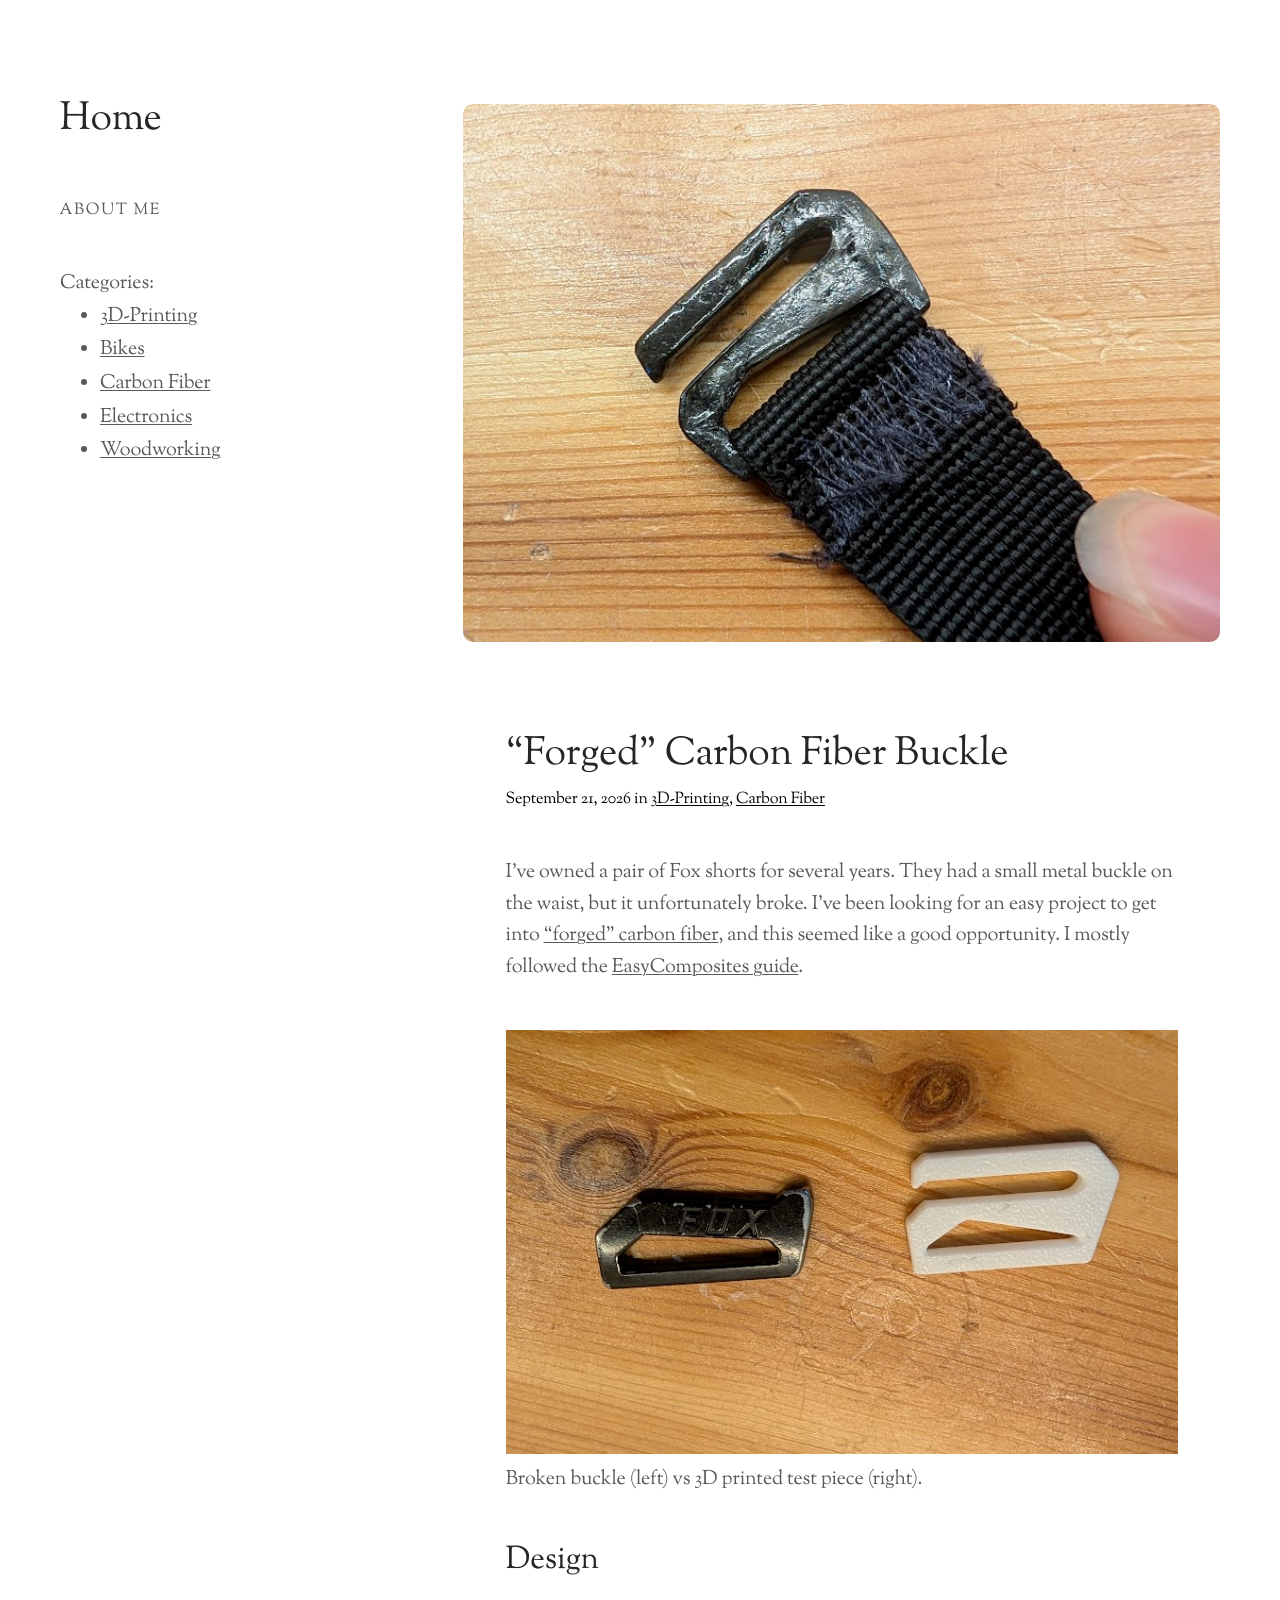
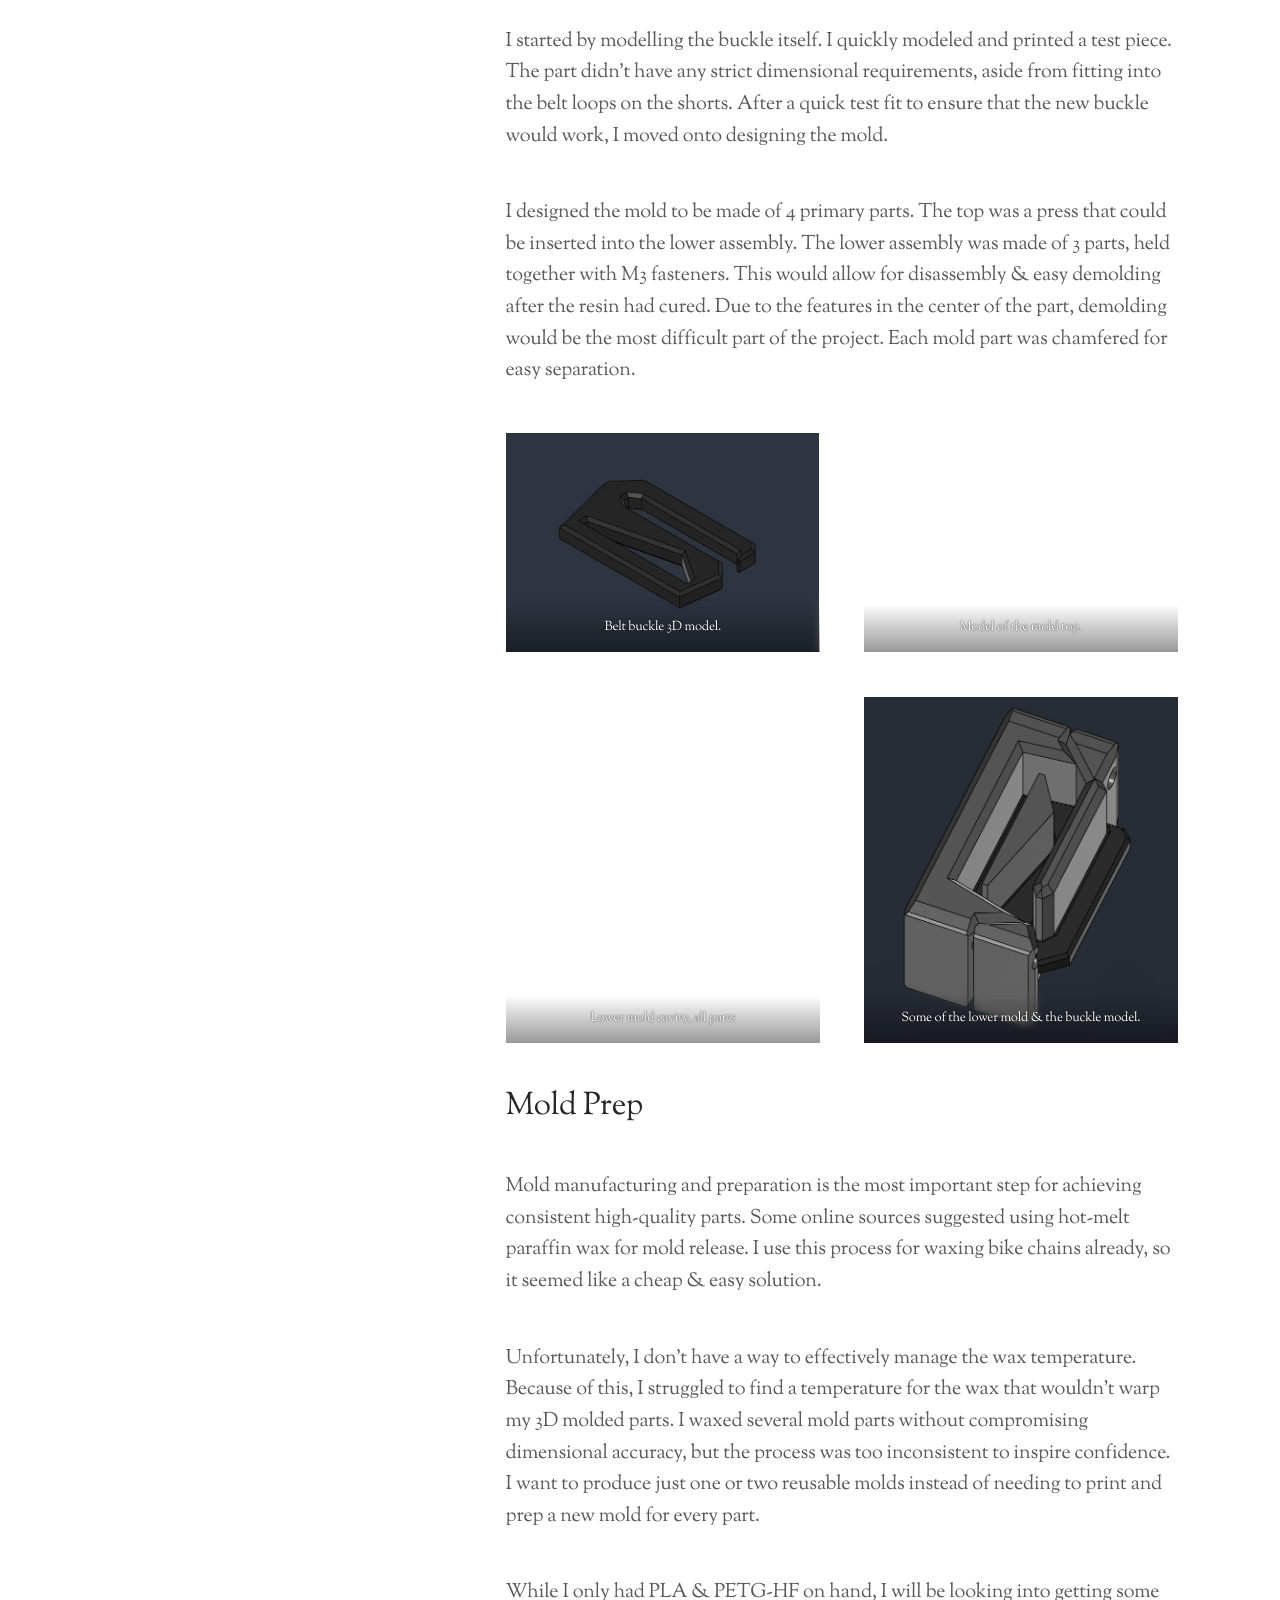
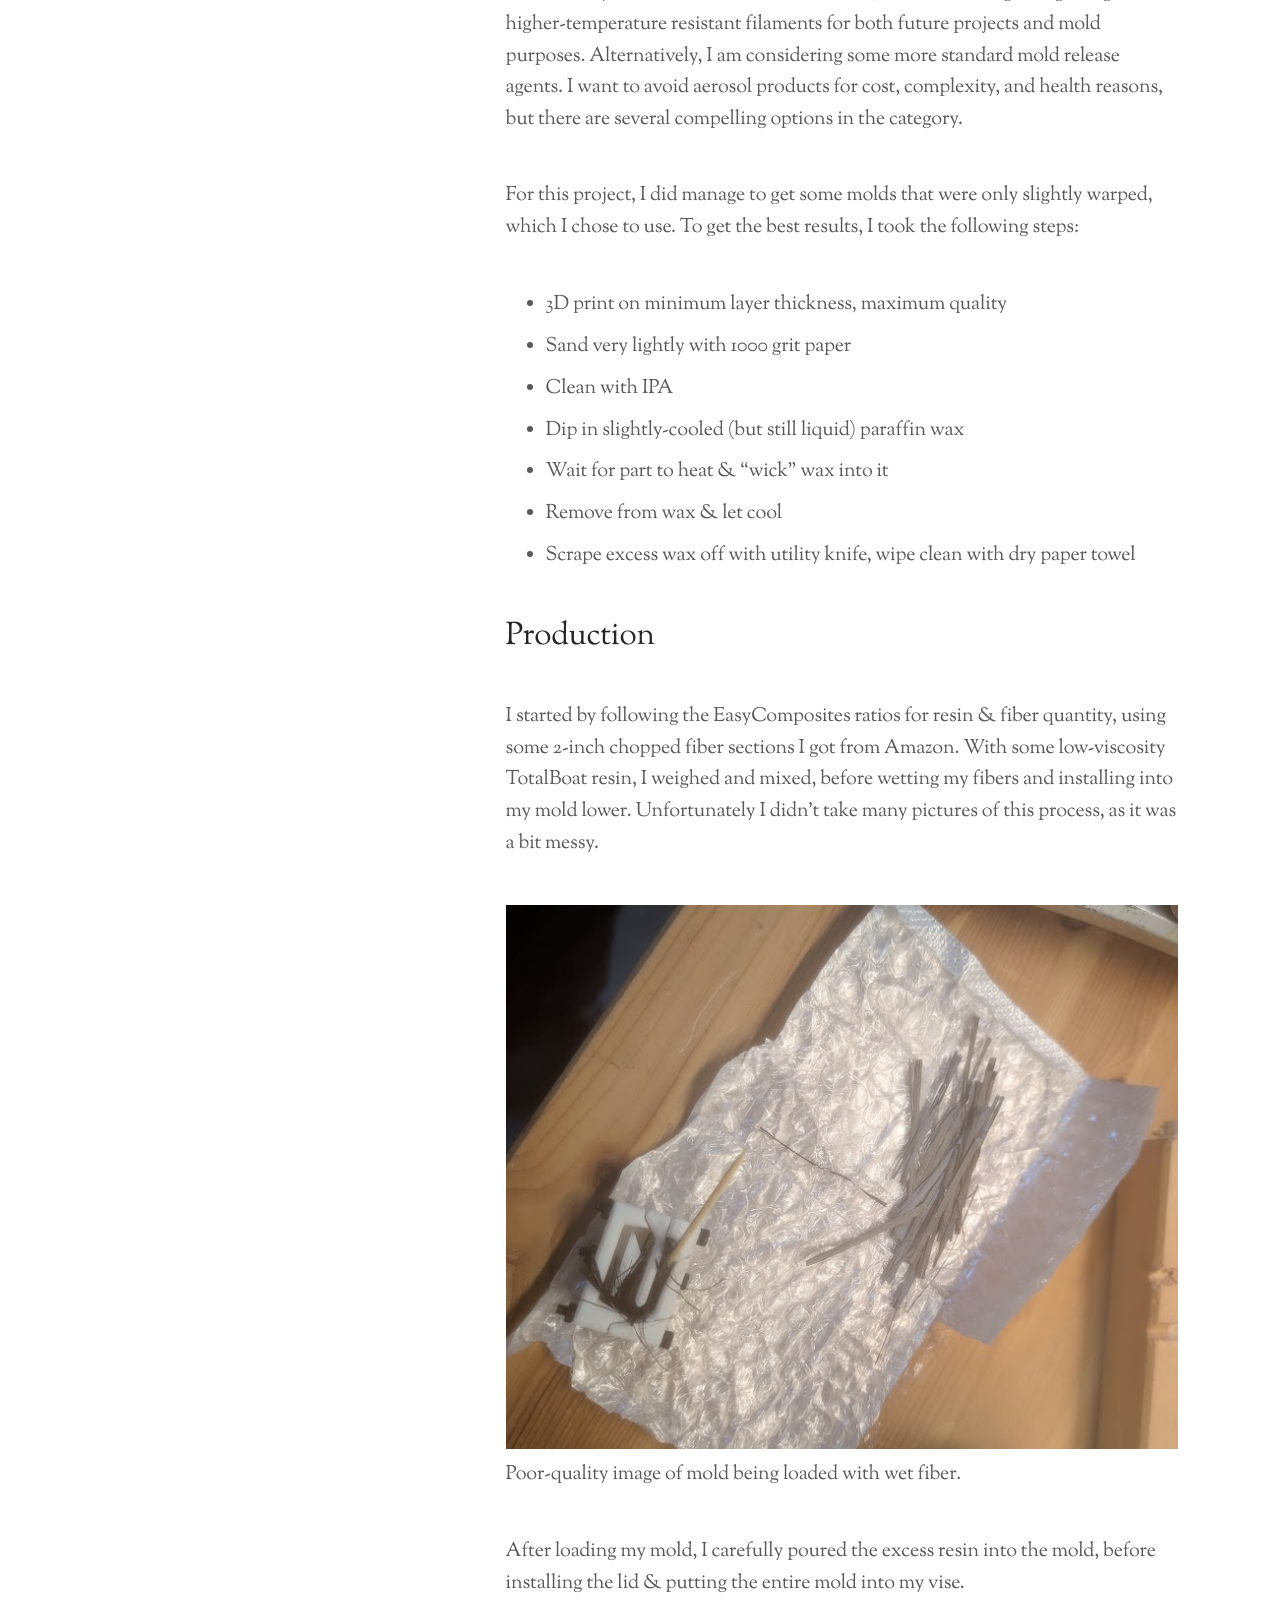
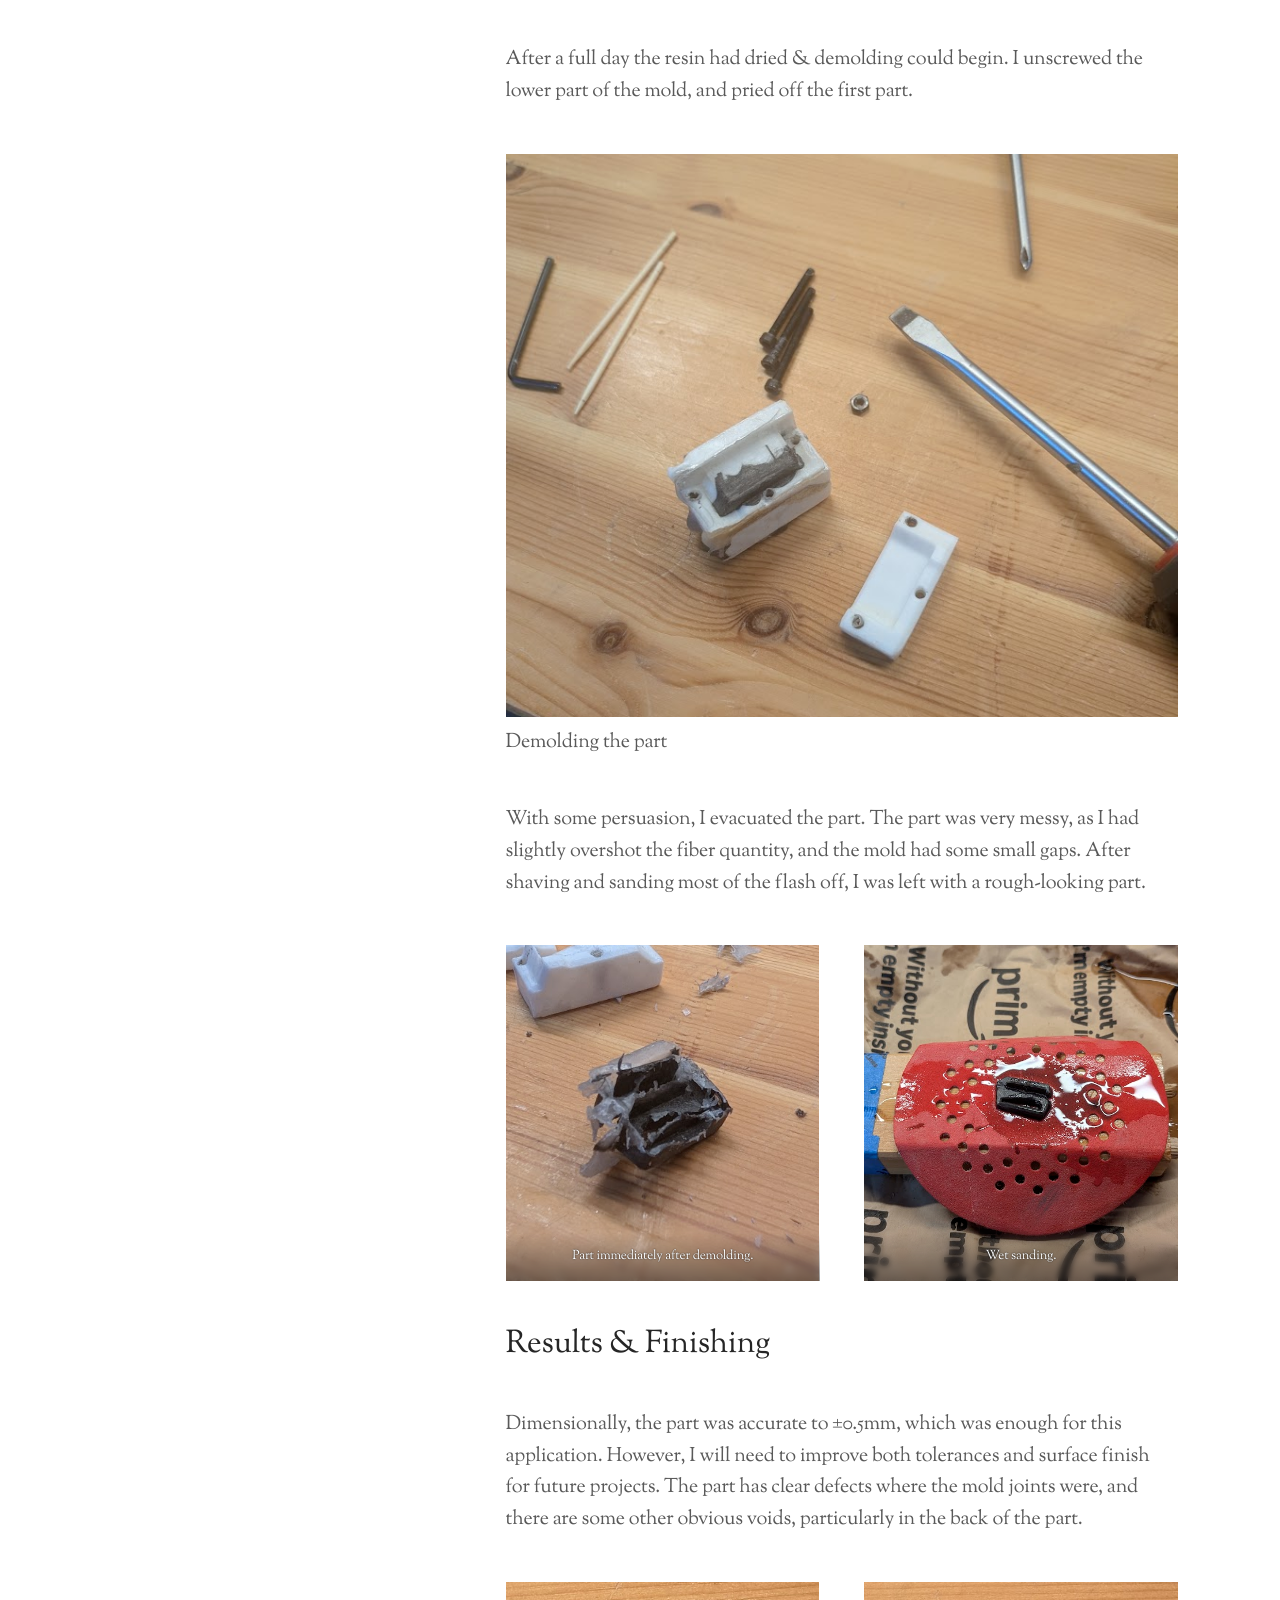
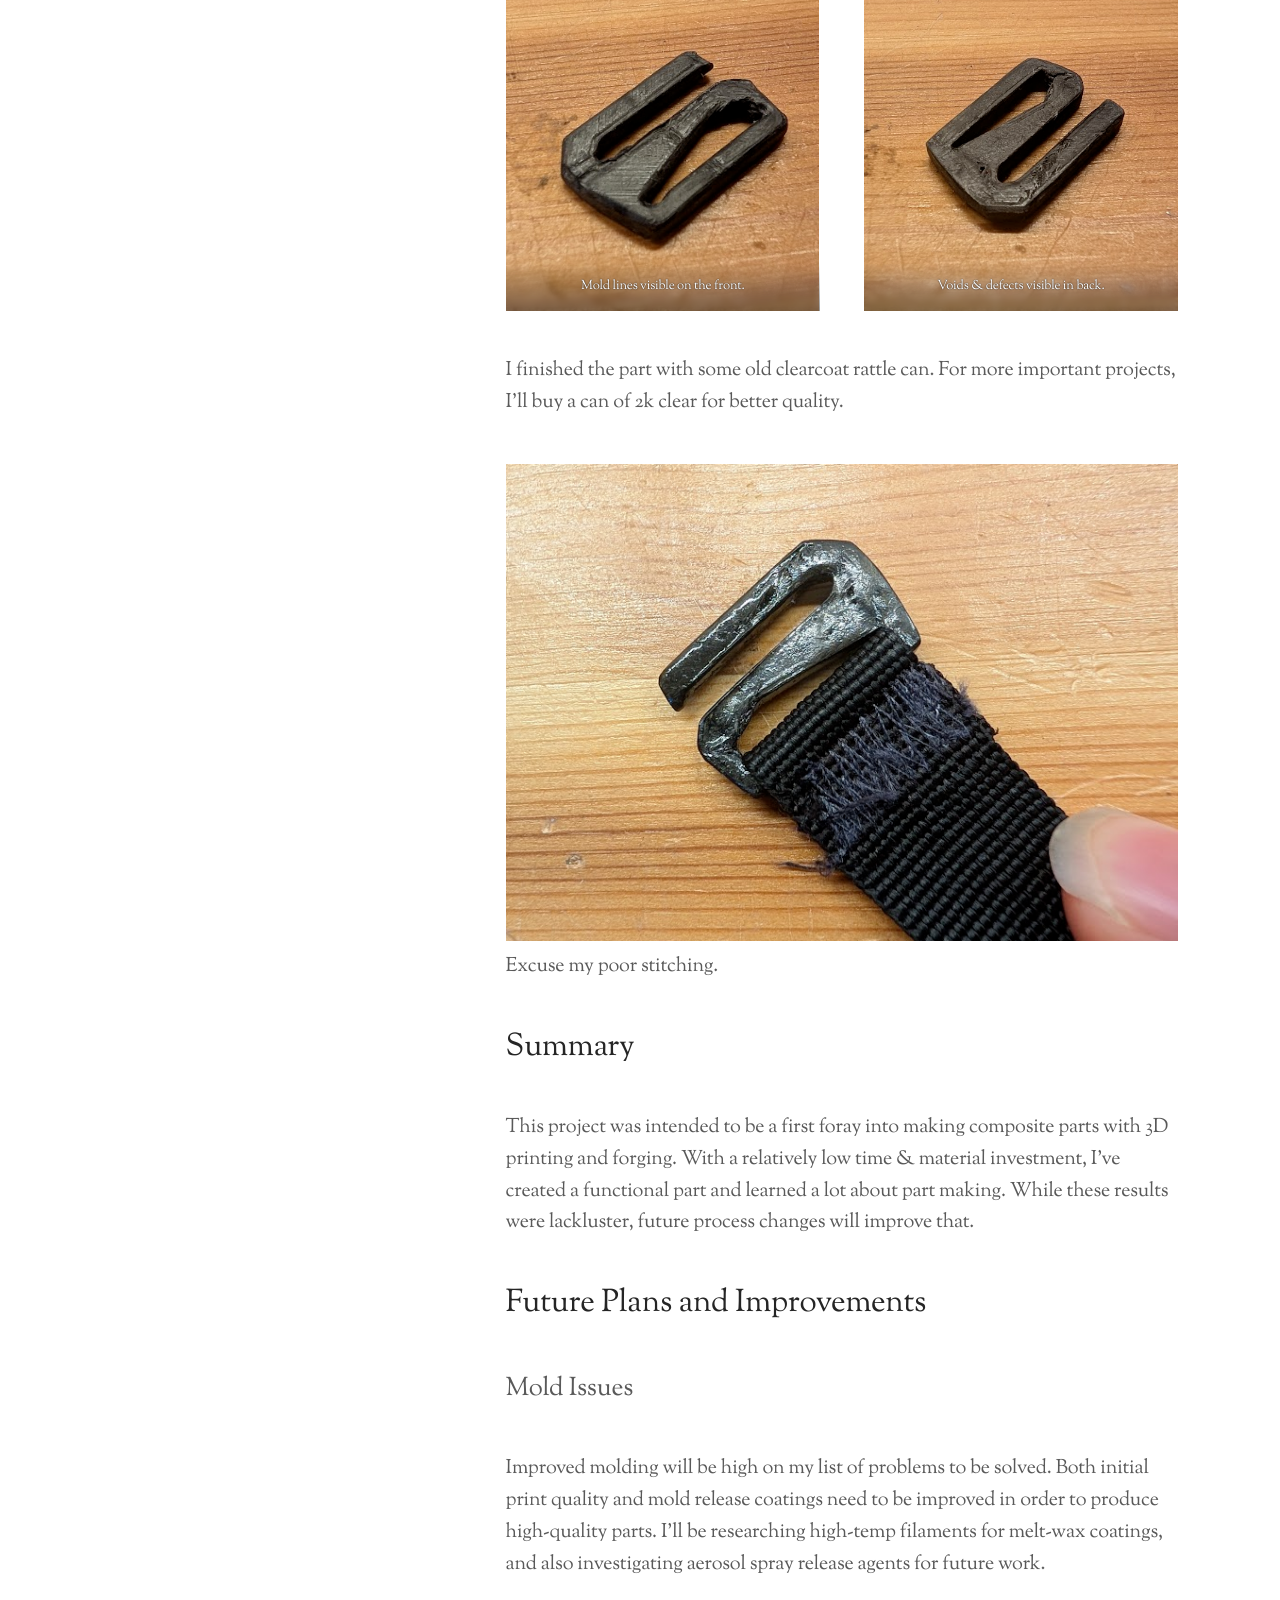
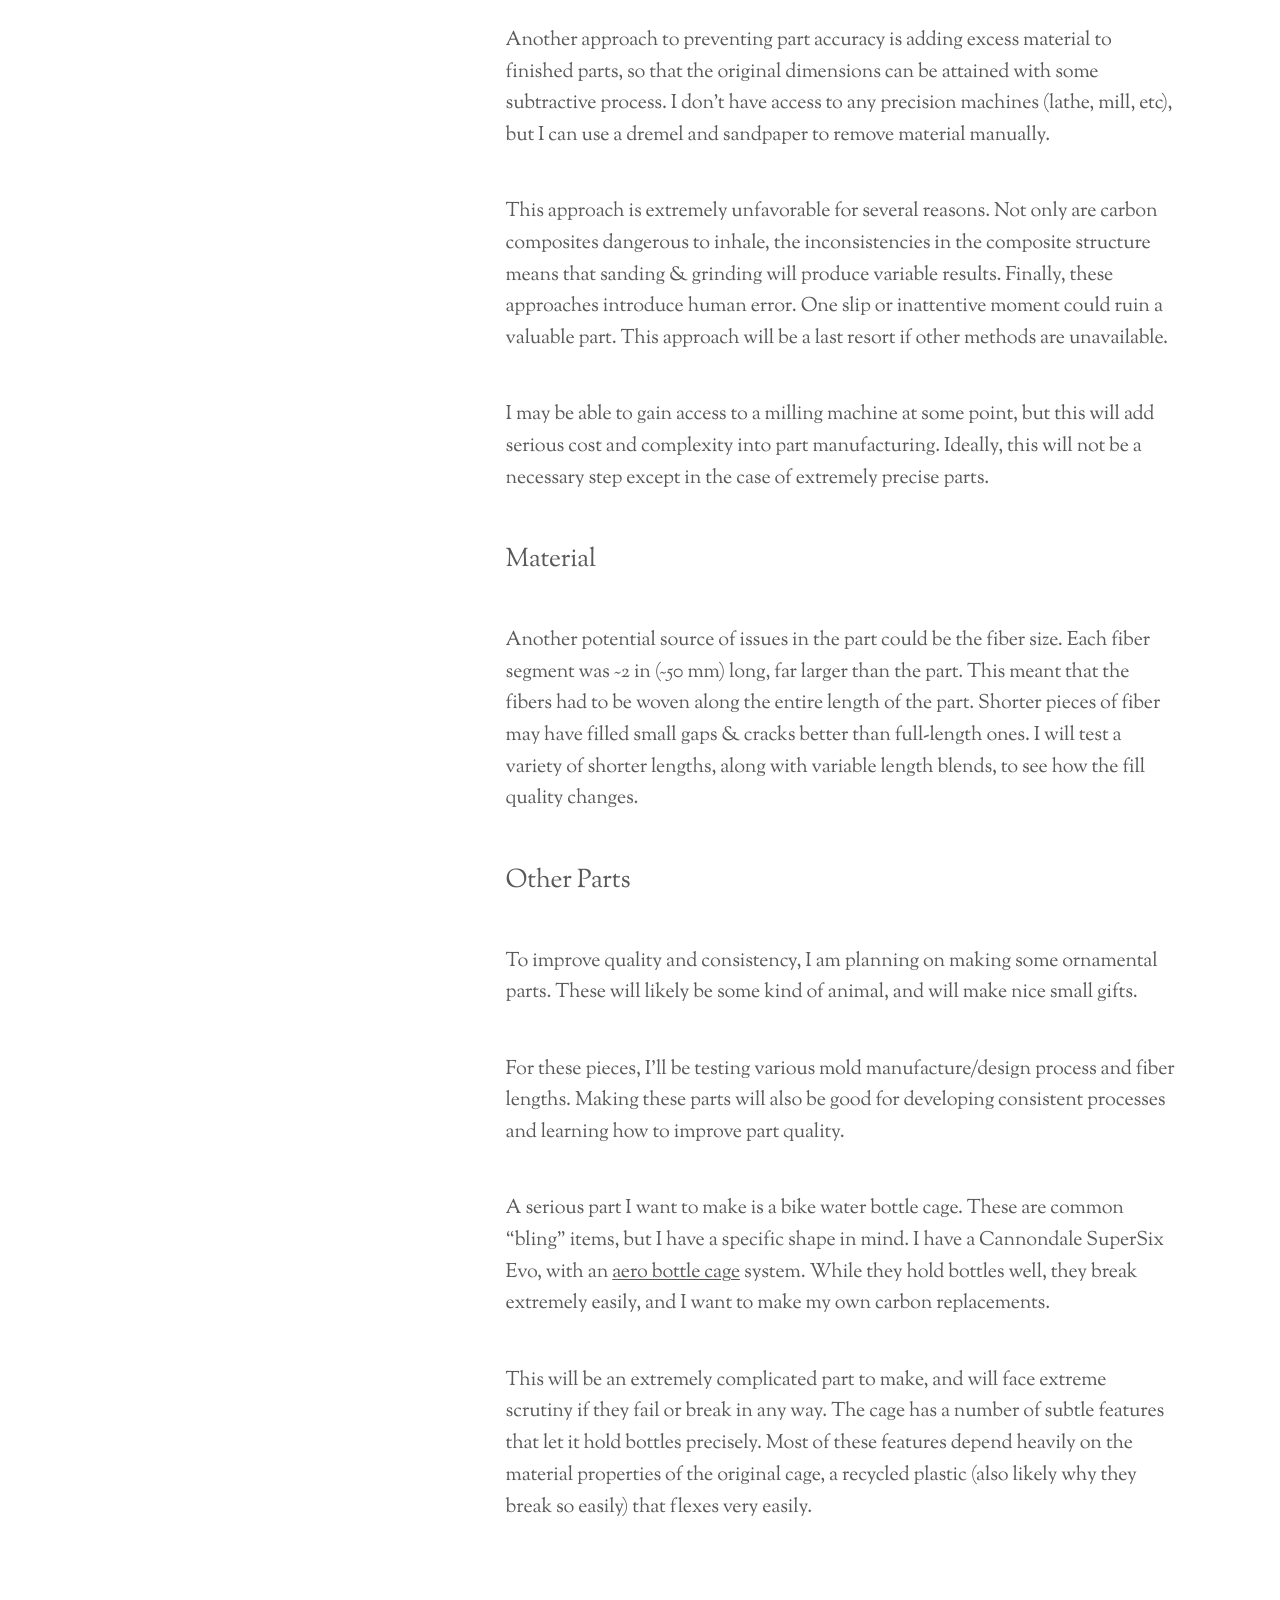
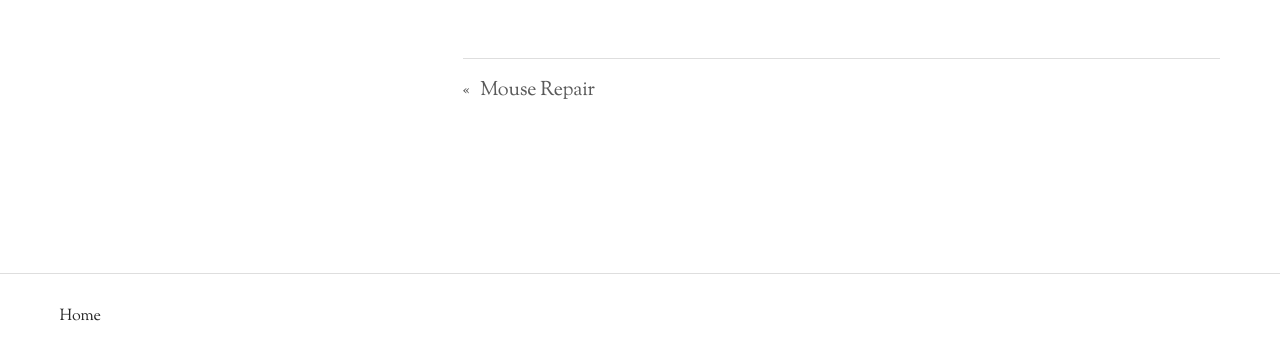
<file: forged-carbon-fiber-buckle/index.html>
<!DOCTYPE html>
<html lang="en-US">
<head><meta charset="UTF-8">
	
	<meta name="viewport" content="width=device-width, initial-scale=1">
<meta name="robots" content="max-image-preview:large">
<title>“Forged” Carbon Fiber Buckle – Home</title>
<link rel="alternate" type="application/rss+xml" title="Home » Feed" href="/feed/">


<style id="wp-img-auto-sizes-contain-inline-css">
img:is([sizes=auto i],[sizes^="auto," i]){contain-intrinsic-size:3000px 1500px}
/*# sourceURL=wp-img-auto-sizes-contain-inline-css */
</style>
<style id="wp-block-spacer-inline-css">
.wp-block-spacer{clear:both}
/*# sourceURL=/wp-includes/blocks/spacer/style.min.css */
</style>
<style id="wp-block-site-title-inline-css">
.wp-block-site-title{box-sizing:border-box}.wp-block-site-title :where(a){color:inherit;font-family:inherit;font-size:inherit;font-style:inherit;font-weight:inherit;letter-spacing:inherit;line-height:inherit;text-decoration:inherit}
/*# sourceURL=/wp-includes/blocks/site-title/style.min.css */
</style>
<style id="wp-block-group-inline-css">
.wp-block-group{box-sizing:border-box}:where(.wp-block-group.wp-block-group-is-layout-constrained){position:relative}
/*# sourceURL=/wp-includes/blocks/group/style.min.css */
</style>
<style id="wp-block-page-list-inline-css">
.wp-block-navigation .wp-block-page-list{align-items:var(--navigation-layout-align,initial);background-color:inherit;display:flex;flex-direction:var(--navigation-layout-direction,initial);flex-wrap:var(--navigation-layout-wrap,wrap);justify-content:var(--navigation-layout-justify,initial)}.wp-block-navigation .wp-block-navigation-item{background-color:inherit}.wp-block-page-list{box-sizing:border-box}
/*# sourceURL=/wp-includes/blocks/page-list/style.min.css */
</style>
<link rel="stylesheet" id="wp-block-navigation-css" href="/wp-includes/blocks/navigation/style.min.css?ver=7.1.1" media="all">
<style id="wp-block-paragraph-inline-css">
.is-small-text{font-size:.875em}.is-regular-text{font-size:1em}.is-large-text{font-size:2.25em}.is-larger-text{font-size:3em}.has-drop-cap:not(:focus):first-letter{float:left;font-size:8.4em;font-style:normal;font-weight:100;line-height:.68;margin:.05em .1em 0 0;text-transform:uppercase}body.rtl .has-drop-cap:not(:focus):first-letter{float:none;margin-left:.1em}p.has-drop-cap.has-background{overflow:hidden}:root :where(p.has-background){padding:1.25em 2.375em}:where(p.has-text-color:not(.has-link-color)) a{color:inherit}p.has-text-align-left[style*="writing-mode:vertical-lr"],p.has-text-align-right[style*="writing-mode:vertical-rl"]{rotate:180deg}
/*# sourceURL=/wp-includes/blocks/paragraph/style.min.css */
</style>
<style id="wp-block-categories-inline-css">
.wp-block-categories{box-sizing:border-box}.wp-block-categories.alignleft{margin-right:2em}.wp-block-categories.alignright{margin-left:2em}.wp-block-categories.wp-block-categories-dropdown.aligncenter{text-align:center}.wp-block-categories .wp-block-categories__label:not(.screen-reader-text){display:block;width:100%}
/*# sourceURL=/wp-includes/blocks/categories/style.min.css */
</style>
<style id="wp-block-columns-inline-css">
.wp-block-columns{box-sizing:border-box;display:flex;flex-wrap:wrap!important}@media (min-width:782px){.wp-block-columns{flex-wrap:nowrap!important}}.wp-block-columns{align-items:normal!important}.wp-block-columns.are-vertically-aligned-top{align-items:flex-start}.wp-block-columns.are-vertically-aligned-center{align-items:center}.wp-block-columns.are-vertically-aligned-bottom{align-items:flex-end}@media (max-width:781px){.wp-block-columns:not(.is-not-stacked-on-mobile)>.wp-block-column{flex-basis:100%!important}}@media (min-width:782px){.wp-block-columns:not(.is-not-stacked-on-mobile)>.wp-block-column{flex-basis:0;flex-grow:1}.wp-block-columns:not(.is-not-stacked-on-mobile)>.wp-block-column[style*=flex-basis]{flex-grow:0}}.wp-block-columns.is-not-stacked-on-mobile{flex-wrap:nowrap!important}.wp-block-columns.is-not-stacked-on-mobile>.wp-block-column{flex-basis:0;flex-grow:1}.wp-block-columns.is-not-stacked-on-mobile>.wp-block-column[style*=flex-basis]{flex-grow:0}:where(.wp-block-columns){margin-bottom:1.75em}:where(.wp-block-columns.has-background){padding:1.25em 2.375em}.wp-block-column{flex-grow:1;min-width:0;overflow-wrap:break-word;word-break:break-word}.wp-block-column.is-vertically-aligned-top{align-self:flex-start}.wp-block-column.is-vertically-aligned-center{align-self:center}.wp-block-column.is-vertically-aligned-bottom{align-self:flex-end}.wp-block-column.is-vertically-aligned-stretch{align-self:stretch}.wp-block-column.is-vertically-aligned-bottom,.wp-block-column.is-vertically-aligned-center,.wp-block-column.is-vertically-aligned-top{width:100%}
/*# sourceURL=/wp-includes/blocks/columns/style.min.css */
</style>
<style id="wp-block-post-featured-image-inline-css">
.wp-block-post-featured-image{margin-left:0;margin-right:0}.wp-block-post-featured-image a{display:block;height:100%}.wp-block-post-featured-image :where(img){box-sizing:border-box;height:auto;max-width:100%;vertical-align:bottom;width:100%}.wp-block-post-featured-image.alignfull img,.wp-block-post-featured-image.alignwide img{width:100%}.wp-block-post-featured-image .wp-block-post-featured-image__overlay.has-background-dim{background-color:#000;inset:0;position:absolute}.wp-block-post-featured-image{position:relative}.wp-block-post-featured-image .wp-block-post-featured-image__overlay.has-background-gradient{background-color:transparent}.wp-block-post-featured-image .wp-block-post-featured-image__overlay.has-background-dim-0{opacity:0}.wp-block-post-featured-image .wp-block-post-featured-image__overlay.has-background-dim-10{opacity:.1}.wp-block-post-featured-image .wp-block-post-featured-image__overlay.has-background-dim-20{opacity:.2}.wp-block-post-featured-image .wp-block-post-featured-image__overlay.has-background-dim-30{opacity:.3}.wp-block-post-featured-image .wp-block-post-featured-image__overlay.has-background-dim-40{opacity:.4}.wp-block-post-featured-image .wp-block-post-featured-image__overlay.has-background-dim-50{opacity:.5}.wp-block-post-featured-image .wp-block-post-featured-image__overlay.has-background-dim-60{opacity:.6}.wp-block-post-featured-image .wp-block-post-featured-image__overlay.has-background-dim-70{opacity:.7}.wp-block-post-featured-image .wp-block-post-featured-image__overlay.has-background-dim-80{opacity:.8}.wp-block-post-featured-image .wp-block-post-featured-image__overlay.has-background-dim-90{opacity:.9}.wp-block-post-featured-image .wp-block-post-featured-image__overlay.has-background-dim-100{opacity:1}.wp-block-post-featured-image:where(.alignleft,.alignright){width:100%}
/*# sourceURL=/wp-includes/blocks/post-featured-image/style.min.css */
</style>
<style id="wp-block-post-title-inline-css">
.wp-block-post-title{box-sizing:border-box;word-break:break-word}.wp-block-post-title :where(a){display:inline-block;font-family:inherit;font-size:inherit;font-style:inherit;font-weight:inherit;letter-spacing:inherit;line-height:inherit;text-decoration:inherit}
/*# sourceURL=/wp-includes/blocks/post-title/style.min.css */
</style>
<style id="wp-block-post-date-inline-css">
.wp-block-post-date{box-sizing:border-box}
/*# sourceURL=/wp-includes/blocks/post-date/style.min.css */
</style>
<style id="wp-block-post-terms-inline-css">
.wp-block-post-terms{box-sizing:border-box}.wp-block-post-terms .wp-block-post-terms__separator{white-space:pre-wrap}
/*# sourceURL=/wp-includes/blocks/post-terms/style.min.css */
</style>
<style id="wp-block-image-inline-css">
.wp-block-image>a,.wp-block-image>figure>a{display:inline-block}.wp-block-image img{box-sizing:border-box;height:auto;max-width:100%;vertical-align:bottom}@media not (prefers-reduced-motion){.wp-block-image img.hide{visibility:hidden}.wp-block-image img.show{animation:show-content-image .4s}}.wp-block-image[style*=border-radius] img,.wp-block-image[style*=border-radius]>a{border-radius:inherit}.wp-block-image.has-custom-border img{box-sizing:border-box}.wp-block-image.aligncenter{text-align:center}.wp-block-image.alignfull>a,.wp-block-image.alignwide>a{width:100%}.wp-block-image.alignfull img,.wp-block-image.alignwide img{height:auto;width:100%}.wp-block-image .aligncenter,.wp-block-image .alignleft,.wp-block-image .alignright,.wp-block-image.aligncenter,.wp-block-image.alignleft,.wp-block-image.alignright{display:table}.wp-block-image .aligncenter>figcaption,.wp-block-image .alignleft>figcaption,.wp-block-image .alignright>figcaption,.wp-block-image.aligncenter>figcaption,.wp-block-image.alignleft>figcaption,.wp-block-image.alignright>figcaption{caption-side:bottom;display:table-caption}.wp-block-image .alignleft{float:left;margin:.5em 1em .5em 0}.wp-block-image .alignright{float:right;margin:.5em 0 .5em 1em}.wp-block-image .aligncenter{margin-left:auto;margin-right:auto}.wp-block-image :where(figcaption){margin-bottom:1em;margin-top:.5em}.wp-block-image.is-style-circle-mask img{border-radius:9999px}@supports ((-webkit-mask-image:none) or (mask-image:none)) or (-webkit-mask-image:none){.wp-block-image.is-style-circle-mask img{border-radius:0;-webkit-mask-image:url('data:image/svg+xml;utf8,<svg viewBox="0 0 100 100" xmlns="http://www.w3.org/2000/svg"><circle cx="50" cy="50" r="50"/></svg>');mask-image:url('data:image/svg+xml;utf8,<svg viewBox="0 0 100 100" xmlns="http://www.w3.org/2000/svg"><circle cx="50" cy="50" r="50"/></svg>');mask-mode:alpha;-webkit-mask-position:center;mask-position:center;-webkit-mask-repeat:no-repeat;mask-repeat:no-repeat;-webkit-mask-size:contain;mask-size:contain}}:root :where(.wp-block-image.is-style-rounded img,.wp-block-image .is-style-rounded img){border-radius:9999px}.wp-block-image figure{margin:0}.wp-lightbox-container{display:flex;flex-direction:column;position:relative}.wp-lightbox-container img{cursor:zoom-in}.wp-lightbox-container img:hover+button{opacity:1}.wp-lightbox-container button{align-items:center;backdrop-filter:blur(16px) saturate(180%);background-color:rgba(90,90,90,.25);border:none;border-radius:4px;cursor:zoom-in;display:flex;height:20px;justify-content:center;opacity:0;padding:0;position:absolute;right:16px;text-align:center;top:16px;width:20px;z-index:100}@media not (prefers-reduced-motion){.wp-lightbox-container button{transition:opacity .2s ease}}.wp-lightbox-container button:focus-visible{outline:3px auto rgba(90,90,90,.25);outline:3px auto -webkit-focus-ring-color;outline-offset:3px}.wp-lightbox-container button:hover{cursor:pointer;opacity:1}.wp-lightbox-container button:focus{opacity:1}.wp-lightbox-container button:focus,.wp-lightbox-container button:hover,.wp-lightbox-container button:not(:hover):not(:active):not(.has-background){background-color:rgba(90,90,90,.25);border:none}.wp-lightbox-overlay{box-sizing:border-box;cursor:zoom-out;height:100vh;left:0;overflow:hidden;position:fixed;top:0;visibility:hidden;width:100%;z-index:100000}.wp-lightbox-overlay .wp-lightbox-close-button{align-items:center;cursor:pointer;display:flex;font-family:inherit;gap:8px;justify-content:center;line-height:1;min-height:40px;min-width:40px;padding:0 4px;position:absolute;right:calc(env(safe-area-inset-right) + 16px);top:calc(env(safe-area-inset-top) + 16px);z-index:5000000}.wp-lightbox-overlay .wp-lightbox-close-button:focus,.wp-lightbox-overlay .wp-lightbox-close-button:hover,.wp-lightbox-overlay .wp-lightbox-close-button:not(:hover):not(:active):not(.has-background){background:none;border:none}.wp-lightbox-overlay .wp-lightbox-close-button:has(.wp-lightbox-close-text:not([hidden])) .wp-lightbox-close-icon svg{height:1em;width:1em}.wp-lightbox-overlay .wp-lightbox-close-icon svg{display:block}.wp-lightbox-overlay .wp-lightbox-navigation-button-next,.wp-lightbox-overlay .wp-lightbox-navigation-button-prev{align-items:center;bottom:16px;cursor:pointer;display:flex;font-family:inherit;gap:4px;justify-content:center;line-height:1;min-height:40px;min-width:40px;padding:0 8px;position:absolute;z-index:2000002}.wp-lightbox-overlay .wp-lightbox-navigation-button-next[hidden],.wp-lightbox-overlay .wp-lightbox-navigation-button-prev[hidden]{display:none}@media (min-width:960px){.wp-lightbox-overlay .wp-lightbox-navigation-button-next,.wp-lightbox-overlay .wp-lightbox-navigation-button-prev{bottom:50%;transform:translateY(-50%)}}.wp-lightbox-overlay .wp-lightbox-navigation-button-next:focus,.wp-lightbox-overlay .wp-lightbox-navigation-button-next:hover,.wp-lightbox-overlay .wp-lightbox-navigation-button-next:not(:hover):not(:active):not(.has-background),.wp-lightbox-overlay .wp-lightbox-navigation-button-prev:focus,.wp-lightbox-overlay .wp-lightbox-navigation-button-prev:hover,.wp-lightbox-overlay .wp-lightbox-navigation-button-prev:not(:hover):not(:active):not(.has-background){background:none;border:none;padding:0 8px}.wp-lightbox-overlay .wp-lightbox-navigation-button-next:has(.wp-lightbox-navigation-text:not([hidden])) .wp-lightbox-navigation-icon svg,.wp-lightbox-overlay .wp-lightbox-navigation-button-prev:has(.wp-lightbox-navigation-text:not([hidden])) .wp-lightbox-navigation-icon svg{display:block;height:1.5em;width:1.5em}.wp-lightbox-overlay .wp-lightbox-navigation-button-prev{left:calc(env(safe-area-inset-left) + 16px)}.wp-lightbox-overlay .wp-lightbox-navigation-button-next{right:calc(env(safe-area-inset-right) + 16px)}.wp-lightbox-overlay .wp-lightbox-navigation-icon svg{vertical-align:middle}.wp-lightbox-overlay .lightbox-image-container{height:var(--wp--lightbox-container-height);left:50%;overflow:hidden;position:absolute;top:50%;transform:translate(-50%,-50%);transform-origin:top left;width:var(--wp--lightbox-container-width);z-index:2000001}.wp-lightbox-overlay .wp-block-image{align-items:center;box-sizing:border-box;display:flex;height:100%;justify-content:center;margin:0;position:relative;transform-origin:0 0;width:100%;z-index:3000000}.wp-lightbox-overlay .wp-block-image img{height:var(--wp--lightbox-image-height);min-height:var(--wp--lightbox-image-height);min-width:var(--wp--lightbox-image-width);width:var(--wp--lightbox-image-width)}.wp-lightbox-overlay .wp-block-image figcaption{display:none}.wp-lightbox-overlay button{background:none;border:none}.wp-lightbox-overlay .scrim{background-color:#fff;height:100%;opacity:.9;position:absolute;width:100%;z-index:2000000}.wp-lightbox-overlay.active{visibility:visible}@media not (prefers-reduced-motion){.wp-lightbox-overlay.active{animation:turn-on-visibility .25s both}.wp-lightbox-overlay.active img{animation:turn-on-visibility .35s both}.wp-lightbox-overlay.show-closing-animation:not(.active){animation:turn-off-visibility .35s both}.wp-lightbox-overlay.show-closing-animation:not(.active) img{animation:turn-off-visibility .25s both}.wp-lightbox-overlay.zoom.active{animation:none;opacity:1;visibility:visible}.wp-lightbox-overlay.zoom.active .lightbox-image-container{animation:lightbox-zoom-in .4s}.wp-lightbox-overlay.zoom.active .lightbox-image-container img{animation:none}.wp-lightbox-overlay.zoom.active .scrim{animation:turn-on-visibility .4s forwards}.wp-lightbox-overlay.zoom.show-closing-animation:not(.active){animation:none}.wp-lightbox-overlay.zoom.show-closing-animation:not(.active) .lightbox-image-container{animation:lightbox-zoom-out .4s}.wp-lightbox-overlay.zoom.show-closing-animation:not(.active) .lightbox-image-container img{animation:none}.wp-lightbox-overlay.zoom.show-closing-animation:not(.active) .scrim{animation:turn-off-visibility .4s forwards}}@keyframes show-content-image{0%{visibility:hidden}99%{visibility:hidden}to{visibility:visible}}@keyframes turn-on-visibility{0%{opacity:0}to{opacity:1}}@keyframes turn-off-visibility{0%{opacity:1;visibility:visible}99%{opacity:0;visibility:visible}to{opacity:0;visibility:hidden}}@keyframes lightbox-zoom-in{0%{transform:translate(calc((-100vw + var(--wp--lightbox-scrollbar-width))/2 + var(--wp--lightbox-initial-left-position)),calc(-50vh + var(--wp--lightbox-initial-top-position))) scale(var(--wp--lightbox-scale))}to{transform:translate(-50%,-50%) scale(1)}}@keyframes lightbox-zoom-out{0%{transform:translate(-50%,-50%) scale(1);visibility:visible}99%{visibility:visible}to{transform:translate(calc((-100vw + var(--wp--lightbox-scrollbar-width))/2 + var(--wp--lightbox-initial-left-position)),calc(-50vh + var(--wp--lightbox-initial-top-position))) scale(var(--wp--lightbox-scale));visibility:hidden}}
/*# sourceURL=/wp-includes/blocks/image/style.min.css */
</style>
<style id="wp-block-heading-inline-css">
h1:where(.wp-block-heading).has-background,h2:where(.wp-block-heading).has-background,h3:where(.wp-block-heading).has-background,h4:where(.wp-block-heading).has-background,h5:where(.wp-block-heading).has-background,h6:where(.wp-block-heading).has-background{padding:1.25em 2.375em}h1.has-text-align-left[style*=writing-mode]:where([style*=vertical-lr]),h1.has-text-align-right[style*=writing-mode]:where([style*=vertical-rl]),h2.has-text-align-left[style*=writing-mode]:where([style*=vertical-lr]),h2.has-text-align-right[style*=writing-mode]:where([style*=vertical-rl]),h3.has-text-align-left[style*=writing-mode]:where([style*=vertical-lr]),h3.has-text-align-right[style*=writing-mode]:where([style*=vertical-rl]),h4.has-text-align-left[style*=writing-mode]:where([style*=vertical-lr]),h4.has-text-align-right[style*=writing-mode]:where([style*=vertical-rl]),h5.has-text-align-left[style*=writing-mode]:where([style*=vertical-lr]),h5.has-text-align-right[style*=writing-mode]:where([style*=vertical-rl]),h6.has-text-align-left[style*=writing-mode]:where([style*=vertical-lr]),h6.has-text-align-right[style*=writing-mode]:where([style*=vertical-rl]){rotate:180deg}
/*# sourceURL=/wp-includes/blocks/heading/style.min.css */
</style>
<style id="wp-block-gallery-inline-css">
.blocks-gallery-grid:not(.has-nested-images),.wp-block-gallery:not(.has-nested-images){display:flex;flex-wrap:wrap;list-style-type:none;margin:0;padding:0}.blocks-gallery-grid:not(.has-nested-images) .blocks-gallery-image,.blocks-gallery-grid:not(.has-nested-images) .blocks-gallery-item,.wp-block-gallery:not(.has-nested-images) .blocks-gallery-image,.wp-block-gallery:not(.has-nested-images) .blocks-gallery-item{display:flex;flex-direction:column;flex-grow:1;justify-content:center;margin:0 1em 1em 0;position:relative;width:calc(50% - 1em)}.blocks-gallery-grid:not(.has-nested-images) .blocks-gallery-image:nth-of-type(2n),.blocks-gallery-grid:not(.has-nested-images) .blocks-gallery-item:nth-of-type(2n),.wp-block-gallery:not(.has-nested-images) .blocks-gallery-image:nth-of-type(2n),.wp-block-gallery:not(.has-nested-images) .blocks-gallery-item:nth-of-type(2n){margin-right:0}.blocks-gallery-grid:not(.has-nested-images) .blocks-gallery-image figure,.blocks-gallery-grid:not(.has-nested-images) .blocks-gallery-item figure,.wp-block-gallery:not(.has-nested-images) .blocks-gallery-image figure,.wp-block-gallery:not(.has-nested-images) .blocks-gallery-item figure{align-items:flex-end;display:flex;height:100%;justify-content:flex-start;margin:0}.blocks-gallery-grid:not(.has-nested-images) .blocks-gallery-image img,.blocks-gallery-grid:not(.has-nested-images) .blocks-gallery-item img,.wp-block-gallery:not(.has-nested-images) .blocks-gallery-image img,.wp-block-gallery:not(.has-nested-images) .blocks-gallery-item img{display:block;height:auto;max-width:100%;width:auto}.blocks-gallery-grid:not(.has-nested-images) .blocks-gallery-image figcaption,.blocks-gallery-grid:not(.has-nested-images) .blocks-gallery-item figcaption,.wp-block-gallery:not(.has-nested-images) .blocks-gallery-image figcaption,.wp-block-gallery:not(.has-nested-images) .blocks-gallery-item figcaption{background:linear-gradient(0deg,rgba(0,0,0,.7),rgba(0,0,0,.3) 70%,transparent);bottom:0;box-sizing:border-box;color:#fff;font-size:.8em;margin:0;max-height:100%;overflow:auto;padding:3em .77em .7em;position:absolute;text-align:center;width:100%;z-index:2}.blocks-gallery-grid:not(.has-nested-images) .blocks-gallery-image figcaption img,.blocks-gallery-grid:not(.has-nested-images) .blocks-gallery-item figcaption img,.wp-block-gallery:not(.has-nested-images) .blocks-gallery-image figcaption img,.wp-block-gallery:not(.has-nested-images) .blocks-gallery-item figcaption img{display:inline}.blocks-gallery-grid:not(.has-nested-images) figcaption,.wp-block-gallery:not(.has-nested-images) figcaption{flex-grow:1}.blocks-gallery-grid:not(.has-nested-images).is-cropped .blocks-gallery-image a,.blocks-gallery-grid:not(.has-nested-images).is-cropped .blocks-gallery-image img,.blocks-gallery-grid:not(.has-nested-images).is-cropped .blocks-gallery-item a,.blocks-gallery-grid:not(.has-nested-images).is-cropped .blocks-gallery-item img,.wp-block-gallery:not(.has-nested-images).is-cropped .blocks-gallery-image a,.wp-block-gallery:not(.has-nested-images).is-cropped .blocks-gallery-image img,.wp-block-gallery:not(.has-nested-images).is-cropped .blocks-gallery-item a,.wp-block-gallery:not(.has-nested-images).is-cropped .blocks-gallery-item img{flex:1;height:100%;-o-object-fit:cover;object-fit:cover;width:100%}.blocks-gallery-grid:not(.has-nested-images).columns-1 .blocks-gallery-image,.blocks-gallery-grid:not(.has-nested-images).columns-1 .blocks-gallery-item,.wp-block-gallery:not(.has-nested-images).columns-1 .blocks-gallery-image,.wp-block-gallery:not(.has-nested-images).columns-1 .blocks-gallery-item{margin-right:0;width:100%}@media (min-width:600px){.blocks-gallery-grid:not(.has-nested-images).columns-3 .blocks-gallery-image,.blocks-gallery-grid:not(.has-nested-images).columns-3 .blocks-gallery-item,.wp-block-gallery:not(.has-nested-images).columns-3 .blocks-gallery-image,.wp-block-gallery:not(.has-nested-images).columns-3 .blocks-gallery-item{margin-right:1em;width:calc(33.33333% - .66667em)}.blocks-gallery-grid:not(.has-nested-images).columns-4 .blocks-gallery-image,.blocks-gallery-grid:not(.has-nested-images).columns-4 .blocks-gallery-item,.wp-block-gallery:not(.has-nested-images).columns-4 .blocks-gallery-image,.wp-block-gallery:not(.has-nested-images).columns-4 .blocks-gallery-item{margin-right:1em;width:calc(25% - .75em)}.blocks-gallery-grid:not(.has-nested-images).columns-5 .blocks-gallery-image,.blocks-gallery-grid:not(.has-nested-images).columns-5 .blocks-gallery-item,.wp-block-gallery:not(.has-nested-images).columns-5 .blocks-gallery-image,.wp-block-gallery:not(.has-nested-images).columns-5 .blocks-gallery-item{margin-right:1em;width:calc(20% - .8em)}.blocks-gallery-grid:not(.has-nested-images).columns-6 .blocks-gallery-image,.blocks-gallery-grid:not(.has-nested-images).columns-6 .blocks-gallery-item,.wp-block-gallery:not(.has-nested-images).columns-6 .blocks-gallery-image,.wp-block-gallery:not(.has-nested-images).columns-6 .blocks-gallery-item{margin-right:1em;width:calc(16.66667% - .83333em)}.blocks-gallery-grid:not(.has-nested-images).columns-7 .blocks-gallery-image,.blocks-gallery-grid:not(.has-nested-images).columns-7 .blocks-gallery-item,.wp-block-gallery:not(.has-nested-images).columns-7 .blocks-gallery-image,.wp-block-gallery:not(.has-nested-images).columns-7 .blocks-gallery-item{margin-right:1em;width:calc(14.28571% - .85714em)}.blocks-gallery-grid:not(.has-nested-images).columns-8 .blocks-gallery-image,.blocks-gallery-grid:not(.has-nested-images).columns-8 .blocks-gallery-item,.wp-block-gallery:not(.has-nested-images).columns-8 .blocks-gallery-image,.wp-block-gallery:not(.has-nested-images).columns-8 .blocks-gallery-item{margin-right:1em;width:calc(12.5% - .875em)}.blocks-gallery-grid:not(.has-nested-images).columns-1 .blocks-gallery-image:nth-of-type(1n),.blocks-gallery-grid:not(.has-nested-images).columns-1 .blocks-gallery-item:nth-of-type(1n),.blocks-gallery-grid:not(.has-nested-images).columns-2 .blocks-gallery-image:nth-of-type(2n),.blocks-gallery-grid:not(.has-nested-images).columns-2 .blocks-gallery-item:nth-of-type(2n),.blocks-gallery-grid:not(.has-nested-images).columns-3 .blocks-gallery-image:nth-of-type(3n),.blocks-gallery-grid:not(.has-nested-images).columns-3 .blocks-gallery-item:nth-of-type(3n),.blocks-gallery-grid:not(.has-nested-images).columns-4 .blocks-gallery-image:nth-of-type(4n),.blocks-gallery-grid:not(.has-nested-images).columns-4 .blocks-gallery-item:nth-of-type(4n),.blocks-gallery-grid:not(.has-nested-images).columns-5 .blocks-gallery-image:nth-of-type(5n),.blocks-gallery-grid:not(.has-nested-images).columns-5 .blocks-gallery-item:nth-of-type(5n),.blocks-gallery-grid:not(.has-nested-images).columns-6 .blocks-gallery-image:nth-of-type(6n),.blocks-gallery-grid:not(.has-nested-images).columns-6 .blocks-gallery-item:nth-of-type(6n),.blocks-gallery-grid:not(.has-nested-images).columns-7 .blocks-gallery-image:nth-of-type(7n),.blocks-gallery-grid:not(.has-nested-images).columns-7 .blocks-gallery-item:nth-of-type(7n),.blocks-gallery-grid:not(.has-nested-images).columns-8 .blocks-gallery-image:nth-of-type(8n),.blocks-gallery-grid:not(.has-nested-images).columns-8 .blocks-gallery-item:nth-of-type(8n),.wp-block-gallery:not(.has-nested-images).columns-1 .blocks-gallery-image:nth-of-type(1n),.wp-block-gallery:not(.has-nested-images).columns-1 .blocks-gallery-item:nth-of-type(1n),.wp-block-gallery:not(.has-nested-images).columns-2 .blocks-gallery-image:nth-of-type(2n),.wp-block-gallery:not(.has-nested-images).columns-2 .blocks-gallery-item:nth-of-type(2n),.wp-block-gallery:not(.has-nested-images).columns-3 .blocks-gallery-image:nth-of-type(3n),.wp-block-gallery:not(.has-nested-images).columns-3 .blocks-gallery-item:nth-of-type(3n),.wp-block-gallery:not(.has-nested-images).columns-4 .blocks-gallery-image:nth-of-type(4n),.wp-block-gallery:not(.has-nested-images).columns-4 .blocks-gallery-item:nth-of-type(4n),.wp-block-gallery:not(.has-nested-images).columns-5 .blocks-gallery-image:nth-of-type(5n),.wp-block-gallery:not(.has-nested-images).columns-5 .blocks-gallery-item:nth-of-type(5n),.wp-block-gallery:not(.has-nested-images).columns-6 .blocks-gallery-image:nth-of-type(6n),.wp-block-gallery:not(.has-nested-images).columns-6 .blocks-gallery-item:nth-of-type(6n),.wp-block-gallery:not(.has-nested-images).columns-7 .blocks-gallery-image:nth-of-type(7n),.wp-block-gallery:not(.has-nested-images).columns-7 .blocks-gallery-item:nth-of-type(7n),.wp-block-gallery:not(.has-nested-images).columns-8 .blocks-gallery-image:nth-of-type(8n),.wp-block-gallery:not(.has-nested-images).columns-8 .blocks-gallery-item:nth-of-type(8n){margin-right:0}}.blocks-gallery-grid:not(.has-nested-images) .blocks-gallery-image:last-child,.blocks-gallery-grid:not(.has-nested-images) .blocks-gallery-item:last-child,.wp-block-gallery:not(.has-nested-images) .blocks-gallery-image:last-child,.wp-block-gallery:not(.has-nested-images) .blocks-gallery-item:last-child{margin-right:0}.blocks-gallery-grid:not(.has-nested-images).alignleft,.blocks-gallery-grid:not(.has-nested-images).alignright,.wp-block-gallery:not(.has-nested-images).alignleft,.wp-block-gallery:not(.has-nested-images).alignright{max-width:420px;width:100%}.blocks-gallery-grid:not(.has-nested-images).aligncenter .blocks-gallery-item figure,.wp-block-gallery:not(.has-nested-images).aligncenter .blocks-gallery-item figure{justify-content:center}.wp-block-gallery:not(.is-cropped) .blocks-gallery-item{align-self:flex-start}figure.wp-block-gallery.has-nested-images{align-items:normal}.wp-block-gallery.has-nested-images figure.wp-block-image:not(#individual-image){margin:0;width:calc(50% - var(--wp--style--unstable-gallery-gap, 16px)/2)}.wp-block-gallery.has-nested-images figure.wp-block-image{box-sizing:border-box;display:flex;flex-direction:column;flex-grow:1;justify-content:center;max-width:100%;position:relative}.wp-block-gallery.has-nested-images figure.wp-block-image>a,.wp-block-gallery.has-nested-images figure.wp-block-image>div{flex-direction:column;flex-grow:1;margin:0}.wp-block-gallery.has-nested-images figure.wp-block-image img{display:block;height:auto;max-width:100%!important;width:auto}.wp-block-gallery.has-nested-images figure.wp-block-image figcaption,.wp-block-gallery.has-nested-images figure.wp-block-image:has(figcaption):before{bottom:0;left:0;max-height:100%;position:absolute;right:0}.wp-block-gallery.has-nested-images figure.wp-block-image:has(figcaption):before{backdrop-filter:blur(3px);content:"";height:100%;-webkit-mask-image:linear-gradient(0deg,#000 20%,transparent);mask-image:linear-gradient(0deg,#000 20%,transparent);max-height:3em;pointer-events:none}.wp-block-gallery.has-nested-images figure.wp-block-image figcaption{box-sizing:border-box;color:#fff;font-size:13px;margin:0;overflow:auto;padding:1em;text-align:center;text-shadow:0 0 1.5px #000}.wp-block-gallery.has-nested-images figure.wp-block-image figcaption::-webkit-scrollbar{height:12px;width:12px}.wp-block-gallery.has-nested-images figure.wp-block-image figcaption::-webkit-scrollbar-track{background-color:transparent}.wp-block-gallery.has-nested-images figure.wp-block-image figcaption::-webkit-scrollbar-thumb{background-clip:padding-box;background-color:transparent;border:3px solid transparent;border-radius:8px}.wp-block-gallery.has-nested-images figure.wp-block-image figcaption:focus-within::-webkit-scrollbar-thumb,.wp-block-gallery.has-nested-images figure.wp-block-image figcaption:focus::-webkit-scrollbar-thumb,.wp-block-gallery.has-nested-images figure.wp-block-image figcaption:hover::-webkit-scrollbar-thumb{background-color:hsla(0,0%,100%,.8)}.wp-block-gallery.has-nested-images figure.wp-block-image figcaption{scrollbar-color:transparent transparent;scrollbar-gutter:stable both-edges;scrollbar-width:thin}.wp-block-gallery.has-nested-images figure.wp-block-image figcaption:focus,.wp-block-gallery.has-nested-images figure.wp-block-image figcaption:focus-within,.wp-block-gallery.has-nested-images figure.wp-block-image figcaption:hover{scrollbar-color:hsla(0,0%,100%,.8) transparent}.wp-block-gallery.has-nested-images figure.wp-block-image figcaption{will-change:transform}@media (hover:none){.wp-block-gallery.has-nested-images figure.wp-block-image figcaption{scrollbar-color:hsla(0,0%,100%,.8) transparent}}.wp-block-gallery.has-nested-images figure.wp-block-image figcaption{background:linear-gradient(0deg,rgba(0,0,0,.4),transparent)}.wp-block-gallery.has-nested-images figure.wp-block-image figcaption img{display:inline}.wp-block-gallery.has-nested-images figure.wp-block-image figcaption a{color:inherit}.wp-block-gallery.has-nested-images figure.wp-block-image.has-custom-border img{box-sizing:border-box}.wp-block-gallery.has-nested-images figure.wp-block-image.has-custom-border>a,.wp-block-gallery.has-nested-images figure.wp-block-image.has-custom-border>div,.wp-block-gallery.has-nested-images figure.wp-block-image.is-style-rounded>a,.wp-block-gallery.has-nested-images figure.wp-block-image.is-style-rounded>div{flex:1 1 auto}.wp-block-gallery.has-nested-images figure.wp-block-image.has-custom-border figcaption,.wp-block-gallery.has-nested-images figure.wp-block-image.is-style-rounded figcaption{background:none;color:inherit;flex:initial;margin:0;padding:10px 10px 9px;position:relative;text-shadow:none}.wp-block-gallery.has-nested-images figure.wp-block-image.has-custom-border:before,.wp-block-gallery.has-nested-images figure.wp-block-image.is-style-rounded:before{content:none}.wp-block-gallery.has-nested-images figcaption{flex-basis:100%;flex-grow:1;text-align:center}.wp-block-gallery.has-nested-images:not(.is-cropped) figure.wp-block-image:not(#individual-image){margin-bottom:auto;margin-top:0}.wp-block-gallery.has-nested-images.is-cropped figure.wp-block-image:not(#individual-image){align-self:inherit}.wp-block-gallery.has-nested-images.is-cropped figure.wp-block-image:not(#individual-image)>a,.wp-block-gallery.has-nested-images.is-cropped figure.wp-block-image:not(#individual-image)>div:not(.components-drop-zone){display:flex}.wp-block-gallery.has-nested-images.is-cropped figure.wp-block-image:not(#individual-image) a,.wp-block-gallery.has-nested-images.is-cropped figure.wp-block-image:not(#individual-image) img{flex:1 0 0%;height:100%;-o-object-fit:cover;object-fit:cover;width:100%}.wp-block-gallery.has-nested-images.columns-1 figure.wp-block-image:not(#individual-image){width:100%}@media (min-width:600px){.wp-block-gallery.has-nested-images.columns-3 figure.wp-block-image:not(#individual-image){width:calc(33.33333% - var(--wp--style--unstable-gallery-gap, 16px)*.66667)}.wp-block-gallery.has-nested-images.columns-4 figure.wp-block-image:not(#individual-image){width:calc(25% - var(--wp--style--unstable-gallery-gap, 16px)*.75)}.wp-block-gallery.has-nested-images.columns-5 figure.wp-block-image:not(#individual-image){width:calc(20% - var(--wp--style--unstable-gallery-gap, 16px)*.8)}.wp-block-gallery.has-nested-images.columns-6 figure.wp-block-image:not(#individual-image){width:calc(16.66667% - var(--wp--style--unstable-gallery-gap, 16px)*.83333)}.wp-block-gallery.has-nested-images.columns-7 figure.wp-block-image:not(#individual-image){width:calc(14.28571% - var(--wp--style--unstable-gallery-gap, 16px)*.85714)}.wp-block-gallery.has-nested-images.columns-8 figure.wp-block-image:not(#individual-image){width:calc(12.5% - var(--wp--style--unstable-gallery-gap, 16px)*.875)}.wp-block-gallery.has-nested-images.columns-default figure.wp-block-image:not(#individual-image){width:calc(33.33% - var(--wp--style--unstable-gallery-gap, 16px)*.66667)}.wp-block-gallery.has-nested-images.columns-default figure.wp-block-image:not(#individual-image):first-child:nth-last-child(2),.wp-block-gallery.has-nested-images.columns-default figure.wp-block-image:not(#individual-image):first-child:nth-last-child(2)~figure.wp-block-image:not(#individual-image){width:calc(50% - var(--wp--style--unstable-gallery-gap, 16px)*.5)}.wp-block-gallery.has-nested-images.columns-default figure.wp-block-image:not(#individual-image):first-child:last-child{width:100%}}.wp-block-gallery.has-nested-images.alignleft,.wp-block-gallery.has-nested-images.alignright{max-width:420px;width:100%}.wp-block-gallery.has-nested-images.aligncenter{justify-content:center}
/*# sourceURL=/wp-includes/blocks/gallery/style.min.css */
</style>
<style id="wp-block-list-inline-css">
ol,ul{box-sizing:border-box}:root :where(.wp-block-list.has-background){padding:1.25em 2.375em}
/*# sourceURL=/wp-includes/blocks/list/style.min.css */
</style>
<style id="wp-block-post-content-inline-css">
.wp-block-post-content{display:flow-root}
/*# sourceURL=/wp-includes/blocks/post-content/style.min.css */
</style>
<style id="wp-block-post-navigation-link-inline-css">
.wp-block-post-navigation-link .wp-block-post-navigation-link__arrow-previous{display:inline-block;margin-right:1ch}.wp-block-post-navigation-link .wp-block-post-navigation-link__arrow-previous:not(.is-arrow-chevron){transform:scaleX(1)}.wp-block-post-navigation-link .wp-block-post-navigation-link__arrow-next{display:inline-block;margin-left:1ch}.wp-block-post-navigation-link .wp-block-post-navigation-link__arrow-next:not(.is-arrow-chevron){transform:scaleX(1)}.wp-block-post-navigation-link.has-text-align-left[style*="writing-mode: vertical-lr"],.wp-block-post-navigation-link.has-text-align-right[style*="writing-mode: vertical-rl"]{rotate:180deg}
/*# sourceURL=/wp-includes/blocks/post-navigation-link/style.min.css */
</style>
<style id="wp-emoji-styles-inline-css">

	img.wp-smiley, img.emoji {
		display: inline !important;
		border: none !important;
		box-shadow: none !important;
		height: 1em !important;
		width: 1em !important;
		margin: 0 0.07em !important;
		vertical-align: -0.1em !important;
		background: none !important;
		padding: 0 !important;
	}
/*# sourceURL=wp-emoji-styles-inline-css */
</style>
<style id="wp-block-library-inline-css">
:root{--wp-block-synced-color:#7a00df;--wp-block-synced-color--rgb:122,0,223;--wp-bound-block-color:var(--wp-block-synced-color);--wp-editor-canvas-background:#ddd;--wp-admin-theme-color:#007cba;--wp-admin-theme-color--rgb:0,124,186;--wp-admin-theme-color-darker-10:#006ba1;--wp-admin-theme-color-darker-10--rgb:0,107,160.5;--wp-admin-theme-color-darker-20:#005a87;--wp-admin-theme-color-darker-20--rgb:0,90,135;--wp-admin-border-width-focus:2px}@media (min-resolution:192dpi){:root{--wp-admin-border-width-focus:1.5px}}.wp-element-button{cursor:pointer}:root .has-very-light-gray-background-color{background-color:#eee}:root .has-very-dark-gray-background-color{background-color:#313131}:root .has-very-light-gray-color{color:#eee}:root .has-very-dark-gray-color{color:#313131}:root .has-vivid-green-cyan-to-vivid-cyan-blue-gradient-background{background:linear-gradient(135deg,#00d084,#0693e3)}:root .has-purple-crush-gradient-background{background:linear-gradient(135deg,#34e2e4,#4721fb 50%,#ab1dfe)}:root .has-hazy-dawn-gradient-background{background:linear-gradient(135deg,#faaca8,#dad0ec)}:root .has-subdued-olive-gradient-background{background:linear-gradient(135deg,#fafae1,#67a671)}:root .has-atomic-cream-gradient-background{background:linear-gradient(135deg,#fdd79a,#004a59)}:root .has-nightshade-gradient-background{background:linear-gradient(135deg,#330968,#31cdcf)}:root .has-midnight-gradient-background{background:linear-gradient(135deg,#020381,#2874fc)}:root{--wp--preset--font-size--normal:16px;--wp--preset--font-size--huge:42px}.has-regular-font-size{font-size:1em}.has-larger-font-size{font-size:2.625em}.has-normal-font-size{font-size:var(--wp--preset--font-size--normal)}.has-huge-font-size{font-size:var(--wp--preset--font-size--huge)}:root .has-text-align-center{text-align:center}:root .has-text-align-left{text-align:left}:root .has-text-align-right{text-align:right}.has-fit-text{white-space:nowrap!important}#end-resizable-editor-section{display:none}.aligncenter{clear:both}.items-justified-left{justify-content:flex-start}.items-justified-center{justify-content:center}.items-justified-right{justify-content:flex-end}.items-justified-space-between{justify-content:space-between}.screen-reader-text{word-wrap:normal!important;border:0;clip-path:inset(50%);height:1px;margin:-1px;overflow:hidden;padding:0;position:absolute;width:1px;word-break:normal!important}.screen-reader-text:focus{background-color:#ddd;clip-path:none;color:#444;display:block;font-size:1em;height:auto;left:5px;line-height:normal;padding:15px 23px 14px;text-decoration:none;top:5px;width:auto;z-index:100000}html :where(.has-border-color){border-style:solid}html :where([style^=border-color],[style*=";border-color"],[style*="; border-color"]){border-style:solid}html :where([style^=border-top-color],[style*=";border-top-color"],[style*="; border-top-color"]){border-top-style:solid}html :where([style^=border-right-color],[style*=";border-right-color"],[style*="; border-right-color"]){border-right-style:solid}html :where([style^=border-bottom-color],[style*=";border-bottom-color"],[style*="; border-bottom-color"]){border-bottom-style:solid}html :where([style^=border-left-color],[style*=";border-left-color"],[style*="; border-left-color"]){border-left-style:solid}html :where([style^=border-width],[style*=";border-width"],[style*="; border-width"]){border-style:solid}html :where([style^=border-top-width],[style*=";border-top-width"],[style*="; border-top-width"]){border-top-style:solid}html :where([style^=border-right-width],[style*=";border-right-width"],[style*="; border-right-width"]){border-right-style:solid}html :where([style^=border-bottom-width],[style*=";border-bottom-width"],[style*="; border-bottom-width"]){border-bottom-style:solid}html :where([style^=border-left-width],[style*=";border-left-width"],[style*="; border-left-width"]){border-left-style:solid}html :where(img[class*=wp-image-]){height:auto;max-width:100%}:where(figure){margin:0 0 1em}html :where(.is-position-sticky){--wp-admin--admin-bar--position-offset:var(--wp-admin--admin-bar--height,0px)}@media screen and (max-width:600px){html :where(.is-position-sticky){--wp-admin--admin-bar--position-offset:0px}}
/*# sourceURL=/wp-includes/css/dist/block-library/common.min.css */
</style>
<style id="global-styles-inline-css">
:root{--wp--preset--aspect-ratio--square: 1;--wp--preset--aspect-ratio--4-3: 4/3;--wp--preset--aspect-ratio--3-4: 3/4;--wp--preset--aspect-ratio--3-2: 3/2;--wp--preset--aspect-ratio--2-3: 2/3;--wp--preset--aspect-ratio--16-9: 16/9;--wp--preset--aspect-ratio--9-16: 9/16;--wp--preset--color--black: #000000;--wp--preset--color--cyan-bluish-gray: #abb8c3;--wp--preset--color--white: #ffffff;--wp--preset--color--pale-pink: #f78da7;--wp--preset--color--vivid-red: #cf2e2e;--wp--preset--color--luminous-vivid-orange: #ff6900;--wp--preset--color--luminous-vivid-amber: #fcb900;--wp--preset--color--light-green-cyan: #7bdcb5;--wp--preset--color--vivid-green-cyan: #00d084;--wp--preset--color--pale-cyan-blue: #8ed1fc;--wp--preset--color--vivid-cyan-blue: #0693e3;--wp--preset--color--vivid-purple: #9b51e0;--wp--preset--color--theme-1: #FFFFFF;--wp--preset--color--theme-2: #252525;--wp--preset--color--theme-3: #000000;--wp--preset--color--theme-4: #595959;--wp--preset--color--theme-5: #00000021;--wp--preset--gradient--vivid-cyan-blue-to-vivid-purple: linear-gradient(135deg,rgb(6,147,227) 0%,rgb(155,81,224) 100%);--wp--preset--gradient--light-green-cyan-to-vivid-green-cyan: linear-gradient(135deg,rgb(122,220,180) 0%,rgb(0,208,130) 100%);--wp--preset--gradient--luminous-vivid-amber-to-luminous-vivid-orange: linear-gradient(135deg,rgb(252,185,0) 0%,rgb(255,105,0) 100%);--wp--preset--gradient--luminous-vivid-orange-to-vivid-red: linear-gradient(135deg,rgb(255,105,0) 0%,rgb(207,46,46) 100%);--wp--preset--gradient--very-light-gray-to-cyan-bluish-gray: linear-gradient(135deg,rgb(238,238,238) 0%,rgb(169,184,195) 100%);--wp--preset--gradient--cool-to-warm-spectrum: linear-gradient(135deg,rgb(74,234,220) 0%,rgb(151,120,209) 20%,rgb(207,42,186) 40%,rgb(238,44,130) 60%,rgb(251,105,98) 80%,rgb(254,248,76) 100%);--wp--preset--gradient--blush-light-purple: linear-gradient(135deg,rgb(255,206,236) 0%,rgb(152,150,240) 100%);--wp--preset--gradient--blush-bordeaux: linear-gradient(135deg,rgb(254,205,165) 0%,rgb(254,45,45) 50%,rgb(107,0,62) 100%);--wp--preset--gradient--luminous-dusk: linear-gradient(135deg,rgb(255,203,112) 0%,rgb(199,81,192) 50%,rgb(65,88,208) 100%);--wp--preset--gradient--pale-ocean: linear-gradient(135deg,rgb(255,245,203) 0%,rgb(182,227,212) 50%,rgb(51,167,181) 100%);--wp--preset--gradient--electric-grass: linear-gradient(135deg,rgb(202,248,128) 0%,rgb(113,206,126) 100%);--wp--preset--gradient--midnight: linear-gradient(135deg,rgb(2,3,129) 0%,rgb(40,116,252) 100%);--wp--preset--font-size--small: 1rem;--wp--preset--font-size--medium: clamp(1.125rem, 1.125rem + ((1vw - 0.2rem) * 0.189), 1.25rem);--wp--preset--font-size--large: clamp(1.4375rem, 1.438rem + ((1vw - 0.2rem) * 0.283), 1.625rem);--wp--preset--font-size--x-large: clamp(1.625rem, 1.625rem + ((1vw - 0.2rem) * 0.568), 2rem);--wp--preset--font-size--2-x-large: clamp(2rem, 2rem + ((1vw - 0.2rem) * 0.758), 2.5rem);--wp--preset--font-family--sorts-mill-goudy: "Sorts Mill Goudy", serif;--wp--preset--font-family--quattrocento-sans: "Quattrocento Sans", sans-serif;--wp--preset--spacing--20: 8px;--wp--preset--spacing--30: 16px;--wp--preset--spacing--40: clamp(24px, 2.33vw, 32px);--wp--preset--spacing--50: clamp(32px, 3.49vw, 48px);--wp--preset--spacing--60: clamp(48px, 4.65vw, 64px);--wp--preset--spacing--70: clamp(64px, 6.98vw, 96px);--wp--preset--spacing--80: clamp(96px, 9.31vw, 128px);--wp--preset--shadow--natural: 6px 6px 9px rgba(0, 0, 0, 0.2);--wp--preset--shadow--deep: 12px 12px 50px rgba(0, 0, 0, 0.4);--wp--preset--shadow--sharp: 6px 6px 0px rgba(0, 0, 0, 0.2);--wp--preset--shadow--outlined: 6px 6px 0px -3px rgb(255, 255, 255), 6px 6px rgb(0, 0, 0);--wp--preset--shadow--crisp: 6px 6px 0px rgb(0, 0, 0);}.wp-block-button{--wp--preset--dimension--25: 25%;--wp--preset--dimension--50: 50%;--wp--preset--dimension--75: 75%;--wp--preset--dimension--100: 100%;}:root { --wp--style--global--content-size: 672px;--wp--style--global--wide-size: 1376px; }:where(body) { margin: 0; }.wp-site-blocks { padding-top: var(--wp--style--root--padding-top); padding-bottom: var(--wp--style--root--padding-bottom); }.has-global-padding { padding-right: var(--wp--style--root--padding-right); padding-left: var(--wp--style--root--padding-left); }.has-global-padding > .alignfull { margin-right: calc(var(--wp--style--root--padding-right) * -1); margin-left: calc(var(--wp--style--root--padding-left) * -1); }.has-global-padding :where(:not(.alignfull.is-layout-flow) > .has-global-padding:not(.wp-block-block, .alignfull)) { padding-right: 0; padding-left: 0; }.has-global-padding :where(:not(.alignfull.is-layout-flow) > .has-global-padding:not(.wp-block-block, .alignfull)) > .alignfull { margin-left: 0; margin-right: 0; }.wp-site-blocks > .alignleft { float: left; margin-right: 2em; }.wp-site-blocks > .alignright { float: right; margin-left: 2em; }.wp-site-blocks > .aligncenter { justify-content: center; margin-left: auto; margin-right: auto; }:where(.wp-site-blocks) > * { margin-block-start: var(--wp--preset--spacing--50); margin-block-end: 0; }:where(.wp-site-blocks) > :first-child { margin-block-start: 0; }:where(.wp-site-blocks) > :last-child { margin-block-end: 0; }:root { --wp--style--block-gap: var(--wp--preset--spacing--50); }:root :where(.is-layout-flow) > :first-child{margin-block-start: 0;}:root :where(.is-layout-flow) > :last-child{margin-block-end: 0;}:root :where(.is-layout-flow) > *{margin-block-start: var(--wp--preset--spacing--50);margin-block-end: 0;}:root :where(.is-layout-constrained) > :first-child{margin-block-start: 0;}:root :where(.is-layout-constrained) > :last-child{margin-block-end: 0;}:root :where(.is-layout-constrained) > *{margin-block-start: var(--wp--preset--spacing--50);margin-block-end: 0;}:root :where(.is-layout-flex){gap: var(--wp--preset--spacing--50);}:root :where(.is-layout-grid){gap: var(--wp--preset--spacing--50);}.is-layout-flow > .alignleft{float: left;margin-inline-start: 0;margin-inline-end: 2em;}.is-layout-flow > .alignright{float: right;margin-inline-start: 2em;margin-inline-end: 0;}.is-layout-flow > .aligncenter{margin-left: auto !important;margin-right: auto !important;}.is-layout-constrained > .alignleft{float: left;margin-inline-start: 0;margin-inline-end: 2em;}.is-layout-constrained > .alignright{float: right;margin-inline-start: 2em;margin-inline-end: 0;}.is-layout-constrained > .aligncenter{margin-left: auto !important;margin-right: auto !important;}.is-layout-constrained > :where(:not(.alignleft):not(.alignright):not(.alignfull)){max-width: var(--wp--style--global--content-size);margin-left: auto !important;margin-right: auto !important;}.is-layout-constrained > .alignwide{max-width: var(--wp--style--global--wide-size);}body .is-layout-flex{display: flex;}.is-layout-flex{flex-wrap: wrap;align-items: center;}.is-layout-flex > :is(*, div){margin: 0;}body .is-layout-grid{display: grid;}.is-layout-grid > :is(*, div){margin: 0;}body{background-color: var(--wp--preset--color--theme-1);color: var(--wp--preset--color--theme-4);font-family: var(--wp--preset--font-family--sorts-mill-goudy);font-size: var(--wp--preset--font-size--medium);font-style: normal;font-weight: 400;letter-spacing: -0.01em;line-height: 1.7;--wp--style--root--padding-top: 0px;--wp--style--root--padding-right: var(--wp--preset--spacing--40);--wp--style--root--padding-bottom: 0px;--wp--style--root--padding-left: var(--wp--preset--spacing--40);}a:where(:not(.wp-element-button)){color: currentColor;}:root :where(a:where(:not(.wp-element-button)):hover){text-decoration: none;}h1, h2, h3, h4, h5, h6{color: var(--wp--preset--color--theme-2);font-weight: 400;line-height: calc( 1em + 0.5rem );}h1{font-size: var(--wp--preset--font-size--2x-large);}h2{font-size: var(--wp--preset--font-size--x-large);}h3{font-size: var(--wp--preset--font-size--large);}h4{font-size: var(--wp--preset--font-size--medium);}h5{font-size: var(--wp--preset--font-size--small);}h6{font-size: var(--wp--preset--font-size--small);}:root :where(.wp-element-button, .wp-block-button__link){background-color: var(--wp--preset--color--theme-3);border-width: 0;color: var(--wp--preset--color--theme-1);font-family: inherit;font-size: inherit;font-style: inherit;font-weight: inherit;letter-spacing: inherit;line-height: inherit;padding-top: calc(0.667em + 2px);padding-right: calc(1.333em + 2px);padding-bottom: calc(0.667em + 2px);padding-left: calc(1.333em + 2px);text-decoration: none;text-transform: inherit;}:root :where(.wp-element-button:hover, .wp-block-button__link:hover){background-color: color-mix(in srgb, var(--wp--preset--color--theme-2) 85%, transparent);color: var(--wp--preset--color--theme-1);}:root :where(.wp-element-button:focus, .wp-block-button__link:focus){background-color: color-mix(in srgb, var(--wp--preset--color--theme-2) 85%, transparent);color: var(--wp--preset--color--theme-1);outline-offset: 4px;}:root :where(.wp-element-button:active, .wp-block-button__link:active){background-color: color-mix(in srgb, var(--wp--preset--color--theme-2) 85%, transparent);color: var(--wp--preset--color--theme-1);}:root :where(.wp-element-caption, .wp-block-audio figcaption, .wp-block-embed figcaption, .wp-block-gallery figcaption, .wp-block-image figcaption, .wp-block-table figcaption, .wp-block-video figcaption){color: var(--wp--preset--color--theme-4);}.has-black-color{color: var(--wp--preset--color--black) !important;}.has-cyan-bluish-gray-color{color: var(--wp--preset--color--cyan-bluish-gray) !important;}.has-white-color{color: var(--wp--preset--color--white) !important;}.has-pale-pink-color{color: var(--wp--preset--color--pale-pink) !important;}.has-vivid-red-color{color: var(--wp--preset--color--vivid-red) !important;}.has-luminous-vivid-orange-color{color: var(--wp--preset--color--luminous-vivid-orange) !important;}.has-luminous-vivid-amber-color{color: var(--wp--preset--color--luminous-vivid-amber) !important;}.has-light-green-cyan-color{color: var(--wp--preset--color--light-green-cyan) !important;}.has-vivid-green-cyan-color{color: var(--wp--preset--color--vivid-green-cyan) !important;}.has-pale-cyan-blue-color{color: var(--wp--preset--color--pale-cyan-blue) !important;}.has-vivid-cyan-blue-color{color: var(--wp--preset--color--vivid-cyan-blue) !important;}.has-vivid-purple-color{color: var(--wp--preset--color--vivid-purple) !important;}.has-theme-1-color{color: var(--wp--preset--color--theme-1) !important;}.has-theme-2-color{color: var(--wp--preset--color--theme-2) !important;}.has-theme-3-color{color: var(--wp--preset--color--theme-3) !important;}.has-theme-4-color{color: var(--wp--preset--color--theme-4) !important;}.has-theme-5-color{color: var(--wp--preset--color--theme-5) !important;}.has-black-background-color{background-color: var(--wp--preset--color--black) !important;}.has-cyan-bluish-gray-background-color{background-color: var(--wp--preset--color--cyan-bluish-gray) !important;}.has-white-background-color{background-color: var(--wp--preset--color--white) !important;}.has-pale-pink-background-color{background-color: var(--wp--preset--color--pale-pink) !important;}.has-vivid-red-background-color{background-color: var(--wp--preset--color--vivid-red) !important;}.has-luminous-vivid-orange-background-color{background-color: var(--wp--preset--color--luminous-vivid-orange) !important;}.has-luminous-vivid-amber-background-color{background-color: var(--wp--preset--color--luminous-vivid-amber) !important;}.has-light-green-cyan-background-color{background-color: var(--wp--preset--color--light-green-cyan) !important;}.has-vivid-green-cyan-background-color{background-color: var(--wp--preset--color--vivid-green-cyan) !important;}.has-pale-cyan-blue-background-color{background-color: var(--wp--preset--color--pale-cyan-blue) !important;}.has-vivid-cyan-blue-background-color{background-color: var(--wp--preset--color--vivid-cyan-blue) !important;}.has-vivid-purple-background-color{background-color: var(--wp--preset--color--vivid-purple) !important;}.has-theme-1-background-color{background-color: var(--wp--preset--color--theme-1) !important;}.has-theme-2-background-color{background-color: var(--wp--preset--color--theme-2) !important;}.has-theme-3-background-color{background-color: var(--wp--preset--color--theme-3) !important;}.has-theme-4-background-color{background-color: var(--wp--preset--color--theme-4) !important;}.has-theme-5-background-color{background-color: var(--wp--preset--color--theme-5) !important;}.has-black-border-color{border-color: var(--wp--preset--color--black) !important;}.has-cyan-bluish-gray-border-color{border-color: var(--wp--preset--color--cyan-bluish-gray) !important;}.has-white-border-color{border-color: var(--wp--preset--color--white) !important;}.has-pale-pink-border-color{border-color: var(--wp--preset--color--pale-pink) !important;}.has-vivid-red-border-color{border-color: var(--wp--preset--color--vivid-red) !important;}.has-luminous-vivid-orange-border-color{border-color: var(--wp--preset--color--luminous-vivid-orange) !important;}.has-luminous-vivid-amber-border-color{border-color: var(--wp--preset--color--luminous-vivid-amber) !important;}.has-light-green-cyan-border-color{border-color: var(--wp--preset--color--light-green-cyan) !important;}.has-vivid-green-cyan-border-color{border-color: var(--wp--preset--color--vivid-green-cyan) !important;}.has-pale-cyan-blue-border-color{border-color: var(--wp--preset--color--pale-cyan-blue) !important;}.has-vivid-cyan-blue-border-color{border-color: var(--wp--preset--color--vivid-cyan-blue) !important;}.has-vivid-purple-border-color{border-color: var(--wp--preset--color--vivid-purple) !important;}.has-theme-1-border-color{border-color: var(--wp--preset--color--theme-1) !important;}.has-theme-2-border-color{border-color: var(--wp--preset--color--theme-2) !important;}.has-theme-3-border-color{border-color: var(--wp--preset--color--theme-3) !important;}.has-theme-4-border-color{border-color: var(--wp--preset--color--theme-4) !important;}.has-theme-5-border-color{border-color: var(--wp--preset--color--theme-5) !important;}.has-vivid-cyan-blue-to-vivid-purple-gradient-background{background: var(--wp--preset--gradient--vivid-cyan-blue-to-vivid-purple) !important;}.has-light-green-cyan-to-vivid-green-cyan-gradient-background{background: var(--wp--preset--gradient--light-green-cyan-to-vivid-green-cyan) !important;}.has-luminous-vivid-amber-to-luminous-vivid-orange-gradient-background{background: var(--wp--preset--gradient--luminous-vivid-amber-to-luminous-vivid-orange) !important;}.has-luminous-vivid-orange-to-vivid-red-gradient-background{background: var(--wp--preset--gradient--luminous-vivid-orange-to-vivid-red) !important;}.has-very-light-gray-to-cyan-bluish-gray-gradient-background{background: var(--wp--preset--gradient--very-light-gray-to-cyan-bluish-gray) !important;}.has-cool-to-warm-spectrum-gradient-background{background: var(--wp--preset--gradient--cool-to-warm-spectrum) !important;}.has-blush-light-purple-gradient-background{background: var(--wp--preset--gradient--blush-light-purple) !important;}.has-blush-bordeaux-gradient-background{background: var(--wp--preset--gradient--blush-bordeaux) !important;}.has-luminous-dusk-gradient-background{background: var(--wp--preset--gradient--luminous-dusk) !important;}.has-pale-ocean-gradient-background{background: var(--wp--preset--gradient--pale-ocean) !important;}.has-electric-grass-gradient-background{background: var(--wp--preset--gradient--electric-grass) !important;}.has-midnight-gradient-background{background: var(--wp--preset--gradient--midnight) !important;}.has-small-font-size{font-size: var(--wp--preset--font-size--small) !important;}.has-medium-font-size{font-size: var(--wp--preset--font-size--medium) !important;}.has-large-font-size{font-size: var(--wp--preset--font-size--large) !important;}.has-x-large-font-size{font-size: var(--wp--preset--font-size--x-large) !important;}.has-2-x-large-font-size{font-size: var(--wp--preset--font-size--2-x-large) !important;}.has-sorts-mill-goudy-font-family{font-family: var(--wp--preset--font-family--sorts-mill-goudy) !important;}.has-quattrocento-sans-font-family{font-family: var(--wp--preset--font-family--quattrocento-sans) !important;}
:root :where(.wp-block-list li){margin-top: 0.5rem;}
:root :where(.wp-block-navigation a:where(:not(.wp-element-button))){text-decoration: none;}
:root :where(.wp-block-navigation a:where(:not(.wp-element-button)):hover){text-decoration: underline;}
:root :where(p){line-height: 1.6;}
:root :where(.wp-block-post-featured-image img, .wp-block-post-featured-image .block-editor-media-placeholder, .wp-block-post-featured-image .wp-block-post-featured-image__overlay){border-top-left-radius: 10px;border-top-right-radius: 10px;border-bottom-left-radius: 10px;border-bottom-right-radius: 10px;}
:root :where(.wp-block-post-navigation-link a:where(:not(.wp-element-button))){text-decoration: none;}
:root :where(.wp-block-post-navigation-link a:where(:not(.wp-element-button)):hover){text-decoration: underline;}
:root :where(.wp-block-post-terms a){white-space: nowrap;}
:root :where(.wp-block-post-title a:where(:not(.wp-element-button))){text-decoration: none;}
:root :where(.wp-block-post-title a:where(:not(.wp-element-button)):hover){text-decoration: underline;}
:root :where(.wp-block-site-title){color: var(--wp--preset--color--theme-2);}
:root :where(.wp-block-site-title a:where(:not(.wp-element-button))){color: var(--wp--preset--color--theme-2);text-decoration: none;}
:root :where(.wp-block-site-title a:where(:not(.wp-element-button)):hover){text-decoration: underline;}
/*# sourceURL=global-styles-inline-css */
</style>
<style id="core-block-supports-inline-css">
.wp-container-core-group-is-layout-c6fbfeec{gap:var(--wp--preset--spacing--20);flex-direction:column;align-items:flex-start;}@media (width <= 480px){.wp-container-core-group-is-layout-c6fbfeec{gap:0;}}.wp-container-core-navigation-is-layout-bba8c1ba{gap:var(--wp--preset--spacing--20);flex-direction:column;align-items:flex-start;}@media (width <= 480px){.wp-states-f8d432eb{font-size:var(--wp--preset--font-size--small) !important;}}.wp-container-core-group-is-layout-08ecead1{grid-template-columns:repeat(auto-fill, minmax(min(12rem, 100%), 1fr));container-type:inline-size;gap:0;}.wp-container-core-columns-is-layout-794e3cfa{flex-wrap:nowrap;}.wp-container-1{top:calc(0px + var(--wp-admin--admin-bar--position-offset, 0px));position:sticky;z-index:10;}@media (width <= 480px){.wp-states-c1e34737{padding-right:var(--wp--preset--spacing--40) !important;padding-left:var(--wp--preset--spacing--40) !important;padding-top:var(--wp--preset--spacing--40) !important;padding-bottom:var(--wp--preset--spacing--40) !important;}}@media (width <= 480px){.wp-block-hidden-mobile{display:none !important;}}.wp-container-core-group-is-layout-14ed588f{gap:0.2em;}.wp-container-core-group-is-layout-ad4534c2{gap:var(--wp--preset--spacing--20);flex-direction:column;align-items:flex-start;}@media (width <= 480px){.wp-states-5018c2aa{padding-bottom:var(--wp--preset--spacing--30) !important;}}.wp-block-gallery.wp-block-gallery-2{--wp--style--unstable-gallery-gap:var( --wp--style--gallery-gap-default, var( --gallery-block--gutter-size, var( --wp--style--block-gap, 0.5em ) ) );}.wp-block-gallery.wp-block-gallery-3{--wp--style--unstable-gallery-gap:var( --wp--style--gallery-gap-default, var( --gallery-block--gutter-size, var( --wp--style--block-gap, 0.5em ) ) );}.wp-block-gallery.wp-block-gallery-4{--wp--style--unstable-gallery-gap:var( --wp--style--gallery-gap-default, var( --gallery-block--gutter-size, var( --wp--style--block-gap, 0.5em ) ) );}.wp-block-gallery.wp-block-gallery-5{--wp--style--unstable-gallery-gap:var( --wp--style--gallery-gap-default, var( --gallery-block--gutter-size, var( --wp--style--block-gap, 0.5em ) ) );}.wp-container-core-post-content-is-layout-8555afc6 > .alignfull{margin-right:calc(0px * -1);margin-left:calc(0px * -1);}.wp-container-core-group-is-layout-e3d7d79b{flex-wrap:nowrap;justify-content:space-between;}.wp-container-core-group-is-layout-18b797ad > .alignfull{margin-right:calc(0px * -1);margin-left:calc(0px * -1);}@media (width <= 480px){.wp-states-2585c80c{padding-right:var(--wp--preset--spacing--40) !important;padding-left:var(--wp--preset--spacing--40) !important;}}.wp-container-core-columns-is-layout-e15afb30{flex-wrap:nowrap;gap:0 0;}.wp-container-core-group-is-layout-162653a7{justify-content:space-between;}@media (width <= 480px){.wp-states-060b6f14{padding-right:var(--wp--preset--spacing--40) !important;padding-left:var(--wp--preset--spacing--40) !important;}}
/*# sourceURL=core-block-supports-inline-css */
</style>
<style id="wp-block-template-skip-link-inline-css">
/*! This file is auto-generated */
.skip-link.screen-reader-text{border:0;clip-path:inset(50%);height:1px;margin:-1px;overflow:hidden;padding:0;position:absolute!important;width:1px;word-wrap:normal!important;word-break:normal!important}.skip-link.screen-reader-text:focus{background-color:#eee;clip-path:none;color:#444;display:block;font-size:1em;height:auto;left:5px;line-height:normal;padding:15px 23px 14px;text-decoration:none;top:5px;width:auto;z-index:100000}
/*# sourceURL=/wp-includes/css/wp-block-template-skip-link.min.css */
</style>
<link rel="stylesheet" id="ury-style-css" href="/wp-content/themes/ury/style.css?ver=1.0.2" media="all">
<link rel="EditURI" type="application/rsd+xml" title="RSD" href="/xmlrpc.php?rsd">
<meta name="generator" content="WordPress 7.1.1">
<link rel="canonical" href="/forged-carbon-fiber-buckle/">
<link rel="shortlink" href="/?p=128">
<style class="wp-fonts-local">
@font-face{font-family:"Sorts Mill Goudy";font-style:normal;font-weight:400;font-display:fallback;src:url('/wp-content/themes/ury/assets/fonts/sorts-mill-goudy/sorts-mill-goudy-400-normal.woff2') format('woff2');}
@font-face{font-family:"Sorts Mill Goudy";font-style:italic;font-weight:400;font-display:fallback;src:url('/wp-content/themes/ury/assets/fonts/sorts-mill-goudy/sorts-mill-goudy-400-italic.woff2') format('woff2');}
@font-face{font-family:"Quattrocento Sans";font-style:normal;font-weight:400;font-display:fallback;src:url('/wp-content/themes/ury/assets/fonts/quattrocento-sans/quattrocento-sans-400-normal.woff2') format('woff2');}
@font-face{font-family:"Quattrocento Sans";font-style:normal;font-weight:700;font-display:fallback;src:url('/wp-content/themes/ury/assets/fonts/quattrocento-sans/quattrocento-sans-700-normal.woff2') format('woff2');}
@font-face{font-family:"Quattrocento Sans";font-style:italic;font-weight:400;font-display:fallback;src:url('/wp-content/themes/ury/assets/fonts/quattrocento-sans/quattrocento-sans-400-italic.woff2') format('woff2');}
@font-face{font-family:"Quattrocento Sans";font-style:italic;font-weight:700;font-display:fallback;src:url('/wp-content/themes/ury/assets/fonts/quattrocento-sans/quattrocento-sans-700-italic.woff2') format('woff2');}
</style>
</head>

<body class="wp-singular post-template-default single single-post postid-128 single-format-standard wp-embed-responsive wp-theme-ury">

<a class="skip-link screen-reader-text" id="wp-skip-link" href="#wp--skip-link--target">Skip to content</a><div class="wp-site-blocks">
<div class="wp-block-group has-theme-1-background-color has-background is-layout-flow wp-block-group-is-layout-flow" style="min-height:100dvh">
<div class="wp-block-columns is-layout-flex wp-container-core-columns-is-layout-e15afb30 wp-block-columns-is-layout-flex">
<div class="wp-block-column is-layout-flow wp-block-column-is-layout-flow wp-states-c1e34737" style="padding-top:0;padding-right:var(--wp--preset--spacing--60);padding-bottom:var(--wp--preset--spacing--70);padding-left:var(--wp--preset--spacing--60);flex-basis:30%">
<div class="wp-block-group is-layout-flow wp-block-group-is-layout-flow wp-container-1 is-position-sticky"><header class="wp-block-template-part">
<div class="wp-block-group is-layout-flow wp-block-group-is-layout-flow">
<div style="height:var(--wp--preset--spacing--50)" aria-hidden="true" class="wp-block-spacer"></div>





<div class="wp-block-group is-vertical is-layout-flex wp-container-core-group-is-layout-c6fbfeec wp-block-group-is-layout-flex"><p class="wp-block-site-title has-2-x-large-font-size"><a href="/" target="_self" rel="home">Home</a></p>

</div>


<nav style="text-transform:uppercase;letter-spacing:0.1em" class="has-small-font-size is-vertical wp-block-navigation is-layout-flex wp-container-core-navigation-is-layout-bba8c1ba wp-block-navigation-is-layout-flex wp-states-f8d432eb" aria-label="Navigation"><ul style="text-transform:uppercase;letter-spacing:0.1em" class="wp-block-navigation__container has-small-font-size is-vertical wp-block-navigation wp-states-f8d432eb"><ul class="wp-block-page-list"><li class="wp-block-pages-list__item wp-block-navigation-item open-on-hover-click"><a class="wp-block-pages-list__item__link wp-block-navigation-item__content" href="/sample-page/">About Me</a></li></ul></ul></nav>


<div class="wp-block-columns is-layout-flex wp-container-core-columns-is-layout-794e3cfa wp-block-columns-is-layout-flex">
<div class="wp-block-column is-layout-flow wp-block-column-is-layout-flow" style="flex-basis:100%">
<div class="wp-block-group is-layout-grid wp-container-core-group-is-layout-08ecead1 wp-block-group-is-layout-grid">
<p class="wp-block-paragraph">Categories:</p>


<ul style="border-top-left-radius:0px;border-top-right-radius:0px;border-bottom-left-radius:0px;border-bottom-right-radius:0px" class="wp-block-categories-list wp-block-categories-taxonomy-category wp-block-categories has-medium-font-size">	<li class="cat-item cat-item-5"><a href="/category/3d-printing/">3D-Printing</a>
</li>
	<li class="cat-item cat-item-4"><a href="/category/bikes/">Bikes</a>
</li>
	<li class="cat-item cat-item-3"><a href="/category/carbon-fiber/">Carbon Fiber</a>
</li>
	<li class="cat-item cat-item-6"><a href="/category/electronics/">Electronics</a>
</li>
	<li class="cat-item cat-item-1"><a href="/category/woodworking/">Woodworking</a>
</li>
</ul></div>
</div>
</div>



<div class="wp-block-columns is-layout-flex wp-container-core-columns-is-layout-794e3cfa wp-block-columns-is-layout-flex">
<div class="wp-block-column is-layout-flow wp-block-column-is-layout-flow" style="flex-basis:100%"></div>
</div>
</div>
</header></div>
</div>



<div class="wp-block-column is-layout-flow wp-block-column-is-layout-flow wp-states-2585c80c" style="padding-top:0;padding-right:var(--wp--preset--spacing--60);padding-bottom:0;padding-left:var(--wp--preset--spacing--60);flex-basis:80%">
<main id="wp--skip-link--target" class="wp-block-group is-layout-flow wp-block-group-is-layout-flow" style="margin-top:0;margin-bottom:0">
<div style="height:var(--wp--preset--spacing--60)" aria-hidden="true" class="wp-block-spacer wp-block-hidden-mobile"></div>


<figure class="wp-block-post-featured-image"><img width="712" height="505" src="/wp-content/uploads/2026/09/image-56-edited.png" class="attachment-post-thumbnail size-post-thumbnail wp-post-image" alt="" style="object-fit:cover;" decoding="async" fetchpriority="high" srcset="/wp-content/uploads/2026/09/image-56-edited.png 712w, /wp-content/uploads/2026/09/image-56-edited-300x213.png 300w" sizes="(max-width: 712px) 100vw, 712px"></figure>


<div class="wp-block-group has-global-padding is-layout-constrained wp-container-core-group-is-layout-18b797ad wp-block-group-is-layout-constrained" style="padding-top:var(--wp--preset--spacing--50);padding-right:0;padding-bottom:var(--wp--preset--spacing--50);padding-left:0">
<div class="wp-block-group is-vertical is-layout-flex wp-container-core-group-is-layout-ad4534c2 wp-block-group-is-layout-flex wp-states-5018c2aa" style="padding-top:0;padding-bottom:0"><h1 class="wp-block-post-title has-2-x-large-font-size">“Forged” Carbon Fiber Buckle</h1>


<div class="wp-block-group has-link-color has-theme-3-color has-text-color has-small-font-size is-layout-flex wp-container-core-group-is-layout-14ed588f wp-block-group-is-layout-flex" style="margin-bottom:0/"><div class="wp-block-post-date__modified-date wp-block-post-date"><time datetime="2026-09-21T21:51:42+00:00">September 21, 2026</time></div>


<p class="wp-block-paragraph">in</p>


<div class="taxonomy-category wp-block-post-terms"><a href="/category/3d-printing/" rel="tag">3D-Printing</a><span class="wp-block-post-terms__separator">, </span><a href="/category/carbon-fiber/" rel="tag">Carbon Fiber</a></div></div>
</div>


<div style="padding-right:0;padding-left:0" class="entry-content alignfull wp-block-post-content has-global-padding is-layout-constrained wp-container-core-post-content-is-layout-8555afc6 wp-block-post-content-is-layout-constrained">
<p class="wp-block-paragraph">I’ve owned a pair of Fox shorts for several years. They had a small metal buckle on the waist, but it unfortunately broke. I’ve been looking for an easy project to get into <a href="https://en.wikipedia.org/wiki/Forged_composite" data-type="link" data-id="https://en.wikipedia.org/wiki/Forged_composite">“forged” carbon fiber</a>, and this seemed like a good opportunity. I mostly followed the <a href="https://www.easycomposites.us/learning/forged-carbon-mold-design-and-optimization" data-type="link" data-id="https://www.easycomposites.us/learning/forged-carbon-mold-design-and-optimization">EasyComposites guide</a>.</p>



<figure class="wp-block-image size-full"><img decoding="async" width="709" height="448" src="/wp-content/uploads/2026/09/image-45-edited.png" alt="" class="wp-image-130" srcset="/wp-content/uploads/2026/09/image-45-edited.png 709w, /wp-content/uploads/2026/09/image-45-edited-300x190.png 300w" sizes="(max-width: 709px) 100vw, 709px"><figcaption class="wp-element-caption">Broken buckle (left) vs 3D printed test piece (right).</figcaption></figure>



<h2 class="wp-block-heading">Design</h2>



<p class="wp-block-paragraph">I started by modelling the buckle itself. I quickly modeled and printed a test piece. The part didn’t have any strict dimensional requirements, aside from fitting into the belt loops on the shorts. After a quick test fit to ensure that the new buckle would work, I moved onto designing the mold. </p>



<p class="wp-block-paragraph">I designed the mold to be made of 4 primary parts. The top was a press that could be inserted into the lower assembly. The lower assembly was made of 3 parts, held together with M3 fasteners. This would allow for disassembly &amp; easy demolding after the resin had cured. Due to the features in the center of the part, demolding would be the most difficult part of the project. Each mold part was chamfered for easy separation. </p>



<figure class="wp-block-gallery has-nested-images columns-default is-cropped wp-block-gallery-2 is-layout-flex wp-block-gallery-is-layout-flex">
<figure class="wp-block-image size-large"><img decoding="async" width="883" height="560" data-id="131" src="/wp-content/uploads/2026/09/image-46.png" alt="" class="wp-image-131" srcset="/wp-content/uploads/2026/09/image-46.png 883w, /wp-content/uploads/2026/09/image-46-300x190.png 300w, /wp-content/uploads/2026/09/image-46-768x487.png 768w" sizes="(max-width: 883px) 100vw, 883px"><figcaption class="wp-element-caption">Belt buckle 3D model.</figcaption></figure>



<figure class="wp-block-image size-large"><img loading="lazy" decoding="async" width="894" height="625" data-id="132" src="/wp-content/uploads/2026/09/image-47.png" alt="" class="wp-image-132" srcset="/wp-content/uploads/2026/09/image-47.png 894w, /wp-content/uploads/2026/09/image-47-300x210.png 300w, /wp-content/uploads/2026/09/image-47-768x537.png 768w" sizes="auto, (max-width: 894px) 100vw, 894px"><figcaption class="wp-element-caption">Model of the mold top.</figcaption></figure>
</figure>



<figure class="wp-block-gallery has-nested-images columns-default is-cropped wp-block-gallery-3 is-layout-flex wp-block-gallery-is-layout-flex">
<figure class="wp-block-image size-large"><img loading="lazy" decoding="async" width="934" height="757" data-id="133" src="/wp-content/uploads/2026/09/image-48.png" alt="" class="wp-image-133" srcset="/wp-content/uploads/2026/09/image-48.png 934w, /wp-content/uploads/2026/09/image-48-300x243.png 300w, /wp-content/uploads/2026/09/image-48-768x622.png 768w" sizes="auto, (max-width: 934px) 100vw, 934px"><figcaption class="wp-element-caption">Lower mold cavity, all parts</figcaption></figure>



<figure class="wp-block-image size-large"><img loading="lazy" decoding="async" width="656" height="725" data-id="134" src="/wp-content/uploads/2026/09/image-49.png" alt="" class="wp-image-134" srcset="/wp-content/uploads/2026/09/image-49.png 656w, /wp-content/uploads/2026/09/image-49-271x300.png 271w" sizes="auto, (max-width: 656px) 100vw, 656px"><figcaption class="wp-element-caption">Some of the lower mold &amp; the buckle model.</figcaption></figure>
</figure>



<h2 class="wp-block-heading">Mold Prep</h2>



<p class="wp-block-paragraph">Mold manufacturing and preparation is the most important step for achieving consistent high-quality parts. Some online sources suggested using hot-melt paraffin wax for mold release. I use this process for waxing bike chains already, so it seemed like a cheap &amp; easy solution. </p>



<p class="wp-block-paragraph">Unfortunately, I don’t have a way to effectively manage the wax temperature. Because of this, I struggled to find a temperature for the wax that wouldn’t warp my 3D molded parts. I waxed several mold parts without compromising dimensional accuracy, but the process was too inconsistent to inspire confidence.  I want to produce just one or two reusable molds instead of needing to print and prep a new mold for every part.</p>



<p class="wp-block-paragraph">While I only had PLA &amp; PETG-HF on hand, I will be looking into getting some higher-temperature resistant filaments for both future projects and mold purposes. Alternatively, I am considering some more standard mold release agents. I want to avoid aerosol products for cost, complexity, and health reasons, but there are several compelling options in the category. </p>



<p class="wp-block-paragraph">For this project, I did manage to get some molds that were only slightly warped, which I chose to use. To get the best results, I took the following steps:</p>



<ul class="wp-block-list">
<li>3D print on minimum layer thickness, maximum quality</li>



<li>Sand very lightly with 1000 grit paper</li>



<li>Clean with IPA</li>



<li>Dip in slightly-cooled (but still liquid) paraffin wax</li>



<li>Wait for part to heat &amp; “wick” wax into it</li>



<li>Remove from wax &amp; let cool</li>



<li>Scrape excess wax off with utility knife, wipe clean with dry paper towel</li>
</ul>



<h2 class="wp-block-heading">Production</h2>



<p class="wp-block-paragraph">I started by following the EasyComposites ratios for resin &amp; fiber quantity, using some 2-inch chopped fiber sections I got from Amazon. With some low-viscosity TotalBoat resin, I weighed and mixed, before wetting my fibers and installing into my mold lower. Unfortunately I didn’t take many pictures of this process, as it was a bit messy. </p>



<figure class="wp-block-image size-full"><img loading="lazy" decoding="async" width="683" height="553" src="/wp-content/uploads/2026/09/image-50-edited.png" alt="" class="wp-image-148" srcset="/wp-content/uploads/2026/09/image-50-edited.png 683w, /wp-content/uploads/2026/09/image-50-edited-300x243.png 300w" sizes="auto, (max-width: 683px) 100vw, 683px"><figcaption class="wp-element-caption">Poor-quality image of mold being loaded with wet fiber. </figcaption></figure>



<p class="wp-block-paragraph">After loading my mold, I carefully poured the excess resin into the mold, before installing the lid &amp; putting the entire mold into my vise. </p>



<p class="wp-block-paragraph">After a full day the resin had dried &amp; demolding could begin. I unscrewed the lower part of the mold, and pried off the first part. </p>



<figure class="wp-block-image size-full"><img loading="lazy" decoding="async" width="712" height="597" src="/wp-content/uploads/2026/09/image-51-edited.png" alt="" class="wp-image-150" srcset="/wp-content/uploads/2026/09/image-51-edited.png 712w, /wp-content/uploads/2026/09/image-51-edited-300x252.png 300w" sizes="auto, (max-width: 712px) 100vw, 712px"><figcaption class="wp-element-caption">Demolding the part</figcaption></figure>



<p class="wp-block-paragraph">With some persuasion, I evacuated the part. The part was very messy, as I had slightly overshot the fiber quantity, and the mold had some small gaps. After shaving and sanding most of the flash off, I was left with a rough-looking part.</p>



<figure class="wp-block-gallery has-nested-images columns-default is-cropped wp-block-gallery-4 is-layout-flex wp-block-gallery-is-layout-flex">
<figure class="wp-block-image size-full"><img loading="lazy" decoding="async" width="428" height="459" data-id="154" src="/wp-content/uploads/2026/09/image-52-edited.png" alt="" class="wp-image-154" srcset="/wp-content/uploads/2026/09/image-52-edited.png 428w, /wp-content/uploads/2026/09/image-52-edited-280x300.png 280w" sizes="auto, (max-width: 428px) 100vw, 428px"><figcaption class="wp-element-caption">Part immediately after demolding.</figcaption></figure>



<figure class="wp-block-image size-large"><img loading="lazy" decoding="async" width="760" height="583" data-id="153" src="/wp-content/uploads/2026/09/image-53-edited.png" alt="" class="wp-image-153" srcset="/wp-content/uploads/2026/09/image-53-edited.png 760w, /wp-content/uploads/2026/09/image-53-edited-300x230.png 300w" sizes="auto, (max-width: 760px) 100vw, 760px"><figcaption class="wp-element-caption">Wet sanding.</figcaption></figure>
</figure>



<h2 class="wp-block-heading">Results &amp; Finishing</h2>



<p class="wp-block-paragraph">Dimensionally, the part was accurate to ±0.5mm, which was enough for this application. However, I will need to improve both tolerances and surface finish for future projects. The part has clear defects where the mold joints were, and there are some other obvious voids, particularly in the back of the part.</p>



<figure class="wp-block-gallery has-nested-images columns-default is-cropped wp-block-gallery-5 is-layout-flex wp-block-gallery-is-layout-flex">
<figure class="wp-block-image size-full"><img loading="lazy" decoding="async" width="367" height="386" data-id="158" src="/wp-content/uploads/2026/09/image-55-edited.png" alt="" class="wp-image-158" srcset="/wp-content/uploads/2026/09/image-55-edited.png 367w, /wp-content/uploads/2026/09/image-55-edited-285x300.png 285w" sizes="auto, (max-width: 367px) 100vw, 367px"><figcaption class="wp-element-caption">Mold lines visible on the front.</figcaption></figure>



<figure class="wp-block-image size-large"><img loading="lazy" decoding="async" width="475" height="440" data-id="157" src="/wp-content/uploads/2026/09/image-54-edited.png" alt="" class="wp-image-157" srcset="/wp-content/uploads/2026/09/image-54-edited.png 475w, /wp-content/uploads/2026/09/image-54-edited-300x278.png 300w" sizes="auto, (max-width: 475px) 100vw, 475px"><figcaption class="wp-element-caption">Voids &amp; defects visible in back.</figcaption></figure>
</figure>



<p class="wp-block-paragraph">I finished the part with some old clearcoat rattle can. For more important projects, I’ll buy a can of 2k clear for better quality. </p>



<figure class="wp-block-image size-full"><img loading="lazy" decoding="async" width="712" height="505" src="/wp-content/uploads/2026/09/image-56-edited.png" alt="" class="wp-image-160" srcset="/wp-content/uploads/2026/09/image-56-edited.png 712w, /wp-content/uploads/2026/09/image-56-edited-300x213.png 300w" sizes="auto, (max-width: 712px) 100vw, 712px"><figcaption class="wp-element-caption">Excuse my poor stitching.</figcaption></figure>



<h2 class="wp-block-heading">Summary</h2>



<p class="wp-block-paragraph">This project was intended to be a first foray into making composite parts with 3D printing and forging. With a relatively low time &amp; material investment, I’ve created a functional part and learned a lot about part making. While these results were lackluster, future process changes will improve that.</p>



<h2 class="wp-block-heading">Future Plans and Improvements</h2>



<p class="has-large-font-size wp-block-paragraph">Mold Issues </p>



<p class="wp-block-paragraph">Improved molding will be high on my list of problems to be solved. Both initial print quality and mold release coatings need to be improved in order to produce high-quality parts. I’ll be researching high-temp filaments for melt-wax coatings, and also investigating aerosol spray release agents for future work. </p>



<p class="wp-block-paragraph">Another approach to preventing part accuracy is adding excess material to finished parts, so that the original dimensions can be attained with some subtractive process. I don’t have access to any precision machines (lathe, mill, etc), but I can use a dremel and sandpaper to remove material manually.</p>



<p class="wp-block-paragraph">This approach is extremely unfavorable for several reasons. Not only are carbon composites dangerous to inhale, the inconsistencies in the composite structure means that sanding &amp; grinding will produce variable results. Finally, these approaches introduce human error. One slip or inattentive moment could ruin a valuable part. This approach will be a last resort if other methods are unavailable.</p>



<p class="wp-block-paragraph">I may be able to gain access to a milling machine at some point, but this will add serious cost and complexity into part manufacturing. Ideally, this will not be a necessary step except in the case of extremely precise parts. </p>



<p class="has-large-font-size wp-block-paragraph">Material</p>



<p class="wp-block-paragraph">Another potential source of issues in the part could be the fiber size. Each fiber segment was ~2 in (~50 mm) long, far larger than the part. This meant that the fibers had to be woven along the entire length of the part. Shorter pieces of fiber may have filled small gaps &amp; cracks better than full-length ones. I will test a variety of shorter lengths, along with variable length blends, to see how the fill quality changes. </p>



<p class="has-large-font-size wp-block-paragraph">Other Parts</p>



<p class="wp-block-paragraph">To improve quality and consistency, I am planning on making some ornamental parts. These will likely be some kind of animal, and will make nice small gifts.</p>



<p class="wp-block-paragraph">For these pieces, I’ll be testing various mold manufacture/design process and fiber lengths. Making these parts will also be good for developing consistent processes and learning how to improve part quality. </p>



<p class="wp-block-paragraph">A serious part I want to make is a bike water bottle cage. These are common “bling” items, but I have a specific shape in mind. I have a Cannondale SuperSix Evo, with an <a href="https://www.cannondale.com/en-us/gear/equipment/bottles-and-cages/water-bottles/gripper-aero-bottle-and-regrip-aero-bottle-cage" data-type="link" data-id="https://www.cannondale.com/en-us/gear/equipment/bottles-and-cages/water-bottles/gripper-aero-bottle-and-regrip-aero-bottle-cage">aero bottle cage</a> system. While they hold bottles well, they break extremely easily, and I want to make my own carbon replacements. </p>



<p class="wp-block-paragraph">This will be an extremely complicated part to make, and will face extreme scrutiny if they fail or break in any way. The cage has a number of subtle features that let it hold bottles precisely. Most of these features depend heavily on the material properties of the original cage, a recycled plastic (also likely why they break so easily) that flexes very easily.  </p>



<p class="wp-block-paragraph"></p>
</div>


<div class="wp-block-group is-layout-flow wp-block-group-is-layout-flow"></div>



<div class="wp-block-group alignwide is-layout-flow wp-block-group-is-layout-flow" style="margin-top:var(--wp--preset--spacing--70)">
<nav class="wp-block-group alignwide is-content-justification-space-between is-nowrap is-layout-flex wp-container-core-group-is-layout-e3d7d79b wp-block-group-is-layout-flex" aria-label="Post navigation" style="border-top-color:var(--wp--preset--color--theme-5);border-top-width:1px;padding-top:var(--wp--preset--spacing--30)"><div class="post-navigation-link-previous wp-block-post-navigation-link"><span class="wp-block-post-navigation-link__arrow-previous is-arrow-chevron" aria-hidden="true">«</span><a href="/mouse-repair/" rel="prev">Mouse Repair</a></div>

<div class="post-navigation-link-next wp-block-post-navigation-link"></div></nav>
</div>


</div>
</main>
</div>
</div>
</div>


<footer class="wp-block-template-part">
<div style="height:var(--wp--preset--spacing--80)" aria-hidden="true" class="wp-block-spacer"></div>



<div class="wp-block-group has-global-padding is-layout-constrained wp-block-group-is-layout-constrained" style="border-top-color:var(--wp--preset--color--theme-5);border-top-width:1px;padding-top:var(--wp--preset--spacing--40);padding-bottom:var(--wp--preset--spacing--40)">
<div class="wp-block-group alignfull is-content-justification-space-between is-layout-flex wp-container-core-group-is-layout-162653a7 wp-block-group-is-layout-flex wp-states-060b6f14" style="padding-right:var(--wp--preset--spacing--60);padding-left:var(--wp--preset--spacing--60)"><p class="wp-block-site-title has-small-font-size"><a href="/" target="_self" rel="home">Home</a></p>


<p class="has-small-font-size wp-block-paragraph"></p>
</div>
</div>
</footer></div>
<script type="speculationrules">
{"prefetch":[{"source":"document","where":{"and":[{"href_matches":"/*"},{"not":{"href_matches":["/wp-*.php","/wp-admin/*","/wp-content/uploads/*","/wp-content/*","/wp-content/plugins/*","/wp-content/themes/ury/*","/*\\?(.+)"]}},{"not":{"selector_matches":"a[rel~=\"nofollow\"]"}},{"not":{"selector_matches":".no-prefetch, .no-prefetch a"}}]},"eagerness":"conservative"}]}
</script>
<script id="wp-emoji-settings" type="application/json">
{"baseUrl":"https://s.w.org/images/core/emoji/17.0.2/72x72/","ext":".png","svgUrl":"https://s.w.org/images/core/emoji/17.0.2/svg/","svgExt":".svg","source":{"concatemoji":"/wp-includes/js/wp-emoji-release.min.js?ver=7.1.1"}}
</script>
<script type="module">
/*! This file is auto-generated */
var e="script#wp-emoji-settings",t=document.querySelector(e);if(!(t instanceof HTMLScriptElement))throw new Error("Element missing: "+e);const r=JSON.parse(t.text),s=(window._wpemojiSettings=r,"wpEmojiSettingsSupports"),o=["flag","emoji"];function i(e){try{var t={supportTests:e,timestamp:(new Date).valueOf()};sessionStorage.setItem(s,JSON.stringify(t))}catch(e){}}function c(e,t,n){e.clearRect(0,0,e.canvas.width,e.canvas.height),e.fillText(t,0,0);t=new Uint32Array(e.getImageData(0,0,e.canvas.width,e.canvas.height).data);e.clearRect(0,0,e.canvas.width,e.canvas.height),e.fillText(n,0,0);const r=new Uint32Array(e.getImageData(0,0,e.canvas.width,e.canvas.height).data);return t.every((e,t)=>e===r[t])}function p(e,t){e.clearRect(0,0,e.canvas.width,e.canvas.height),e.fillText(t,0,0);var n=e.getImageData(16,16,1,1);for(let e=0;e<n.data.length;e++)if(0!==n.data[e])return!1;return!0}function u(e,t,n,r){switch(t){case"flag":return n(e,"\ud83c\udff3\ufe0f\u200d\u26a7\ufe0f","\ud83c\udff3\ufe0f\u200b\u26a7\ufe0f")?!1:!n(e,"\ud83c\udde8\ud83c\uddf6","\ud83c\udde8\u200b\ud83c\uddf6")&&!n(e,"\ud83c\udff4\udb40\udc67\udb40\udc62\udb40\udc65\udb40\udc6e\udb40\udc67\udb40\udc7f","\ud83c\udff4\u200b\udb40\udc67\u200b\udb40\udc62\u200b\udb40\udc65\u200b\udb40\udc6e\u200b\udb40\udc67\u200b\udb40\udc7f");case"emoji":return!r(e,"\ud83e\u1fac8")}return!1}function f(e,t,n,r){let a;const s=(a="undefined"!=typeof WorkerGlobalScope&&self instanceof WorkerGlobalScope?new OffscreenCanvas(300,150):document.createElement("canvas")).getContext("2d",{willReadFrequently:!0}),o=(s.textBaseline="top",s.font="600 32px Arial",{});return e.forEach(e=>{o[e]=t(s,e,n,r)}),o}function a(e){var t=document.createElement("script");t.src=e,t.defer=!0,document.head.appendChild(t)}r.supports={everything:!0,everythingExceptFlag:!0},new Promise(t=>{let n=function(){try{var e=JSON.parse(sessionStorage.getItem(s));if("object"==typeof e&&"number"==typeof e.timestamp&&(new Date).valueOf()<e.timestamp+604800&&"object"==typeof e.supportTests)return e.supportTests}catch(e){}return null}();if(!n){if("undefined"!=typeof Worker&&"undefined"!=typeof OffscreenCanvas&&"undefined"!=typeof URL&&URL.createObjectURL&&"undefined"!=typeof Blob)try{var e="postMessage("+f.toString()+"("+[JSON.stringify(o),u.toString(),c.toString(),p.toString()].join(",")+"));",r=new Blob([e],{type:"text/javascript"});const a=new Worker(URL.createObjectURL(r),{name:"wpTestEmojiSupports"});return void(a.onmessage=e=>{i(n=e.data),a.terminate(),t(n)})}catch(e){}i(n=f(o,u,c,p))}t(n)}).then(e=>{for(const n in e)r.supports[n]=e[n],r.supports.everything=r.supports.everything&&r.supports[n],"flag"!==n&&(r.supports.everythingExceptFlag=r.supports.everythingExceptFlag&&r.supports[n]);var t;r.supports.everythingExceptFlag=r.supports.everythingExceptFlag&&!r.supports.flag,r.supports.everything||((t=r.source||{}).concatemoji?a(t.concatemoji):t.wpemoji&&t.twemoji&&(a(t.twemoji),a(t.wpemoji)))});
//# sourceURL=/wp-includes/js/wp-emoji-loader.min.js
</script>
</body>
</html>
</file>
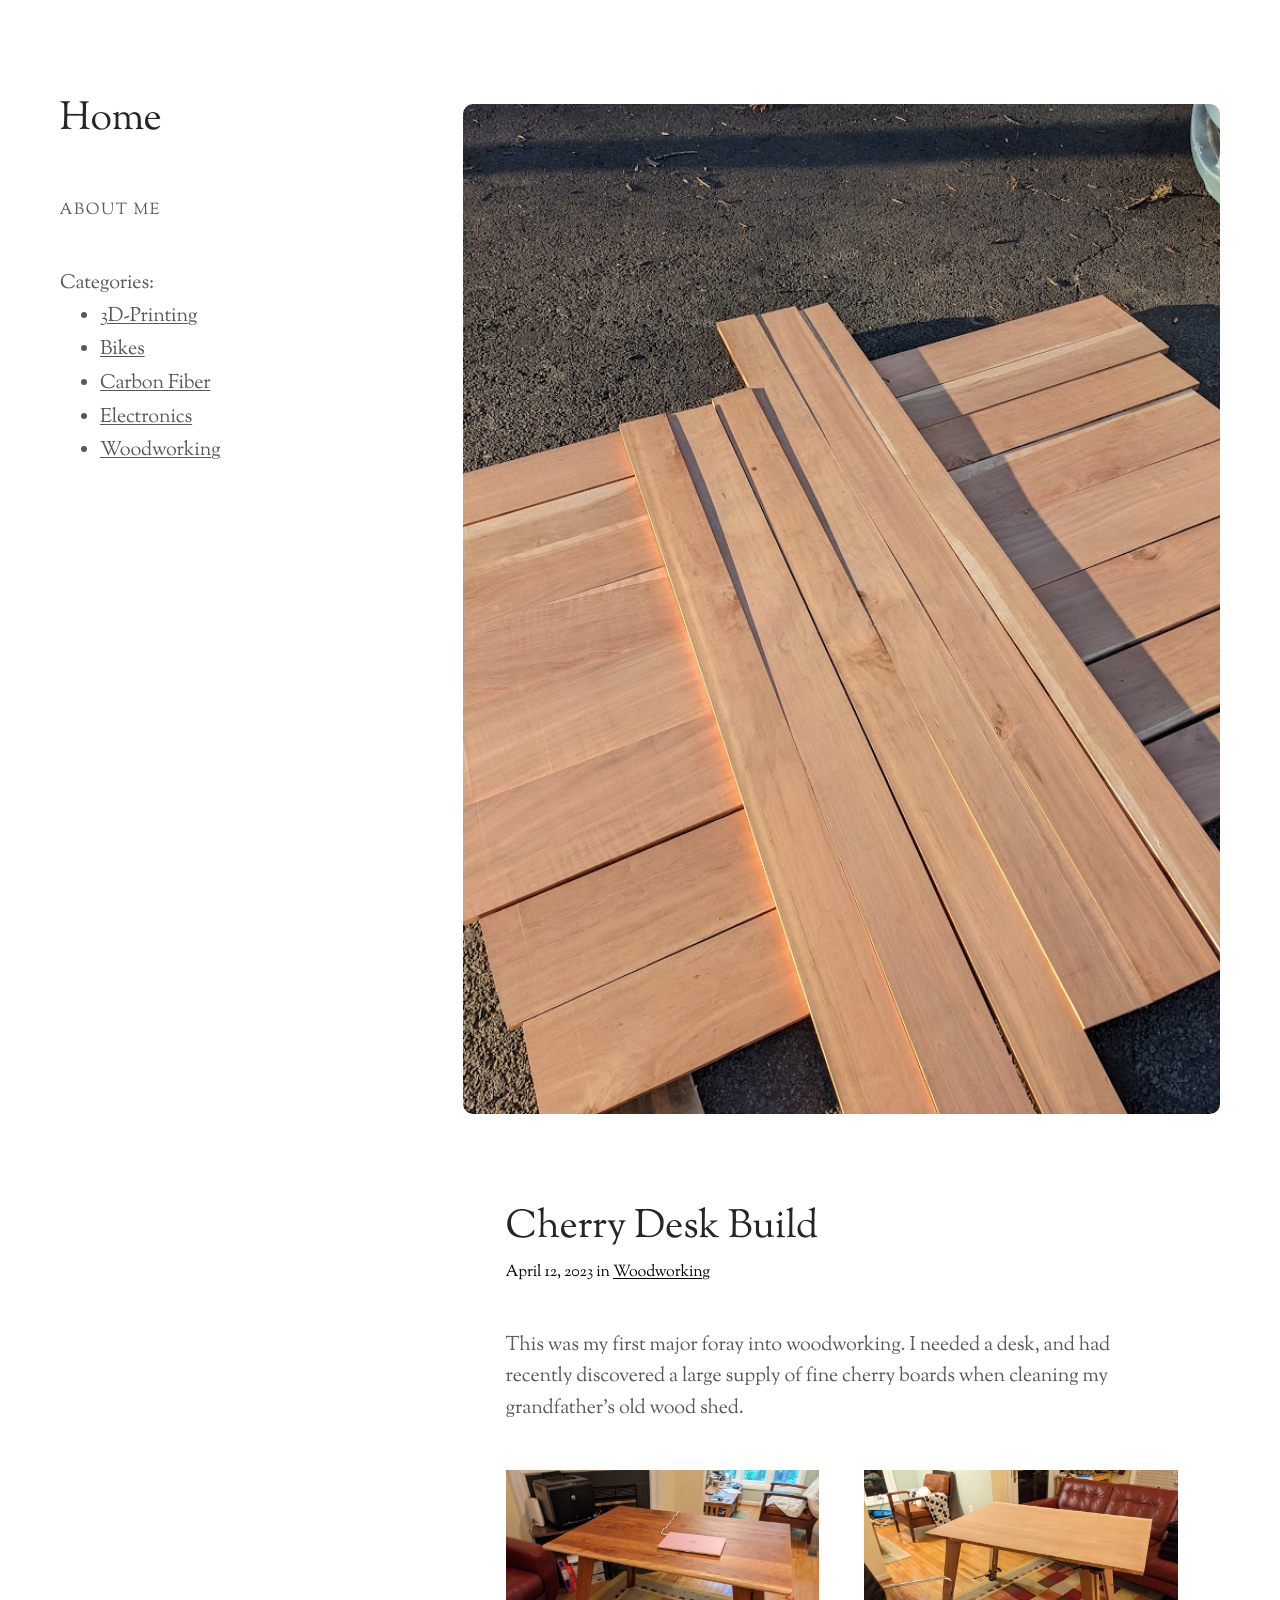
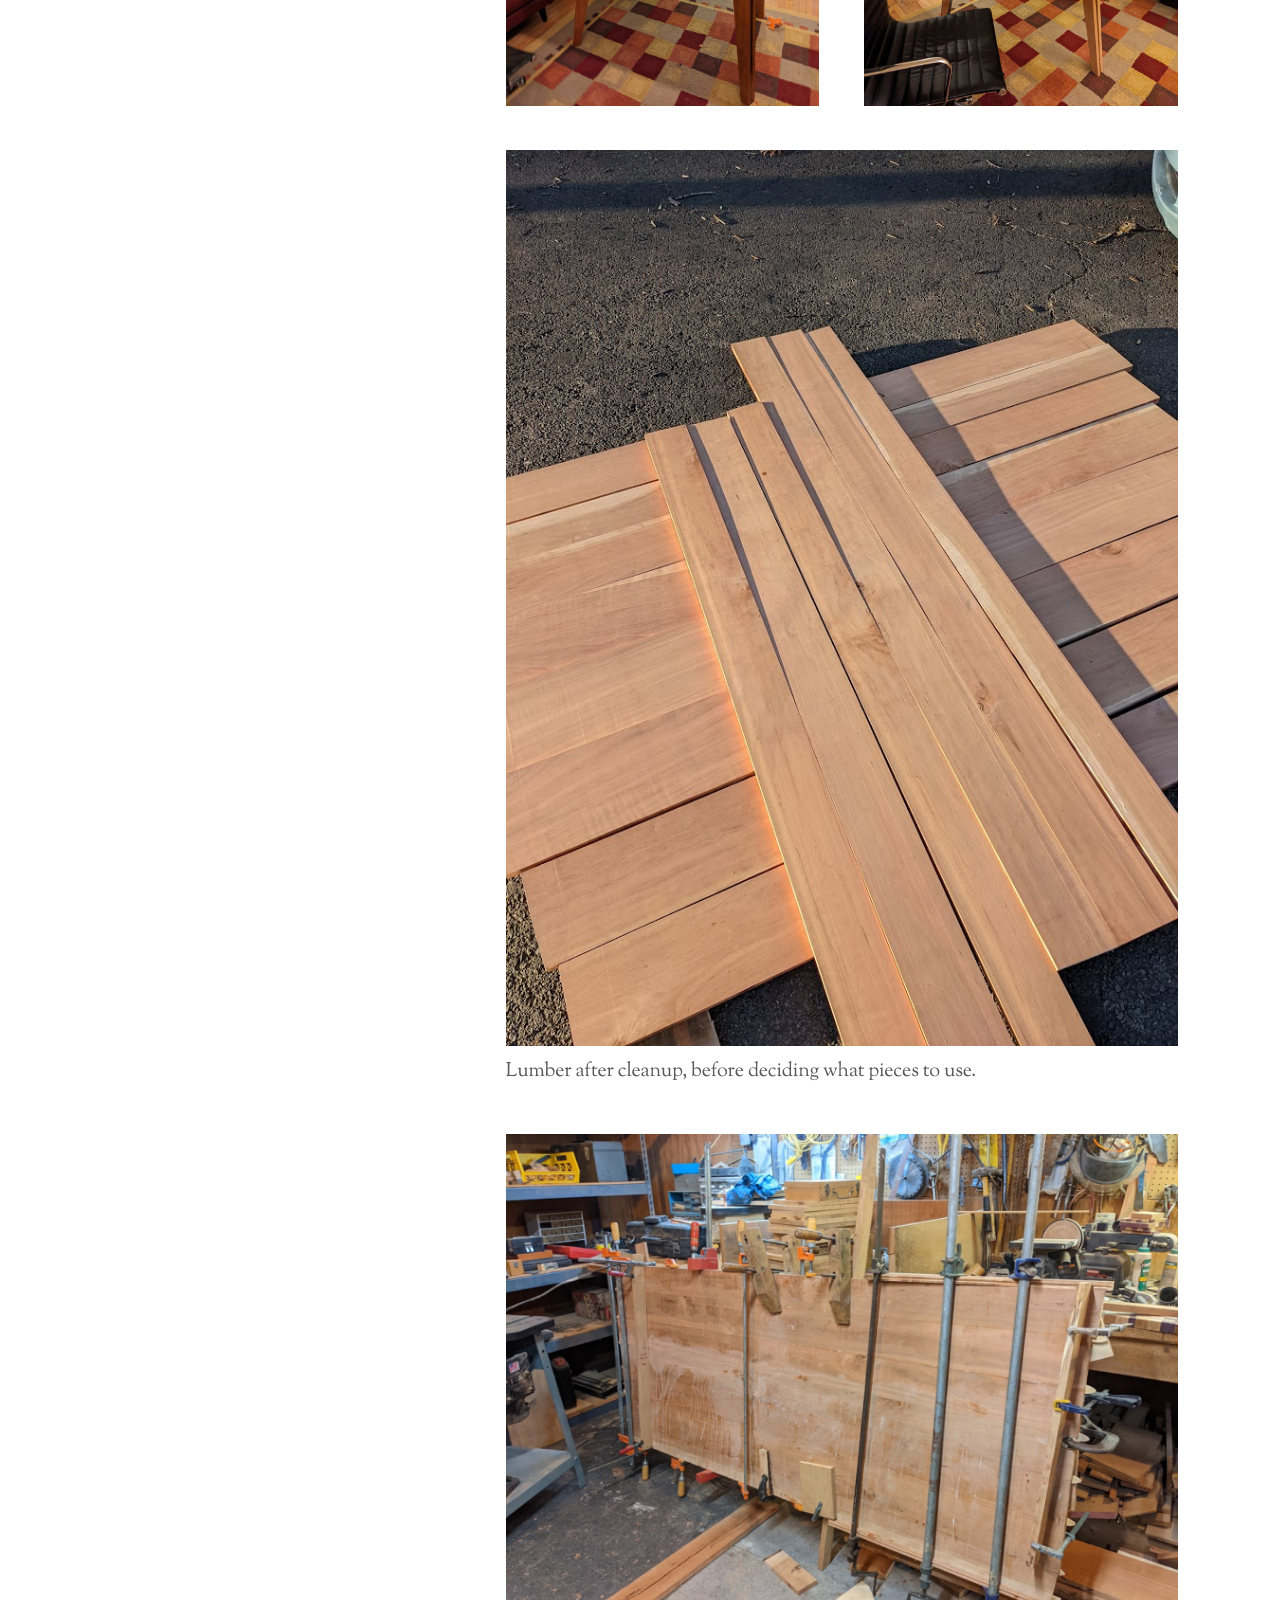
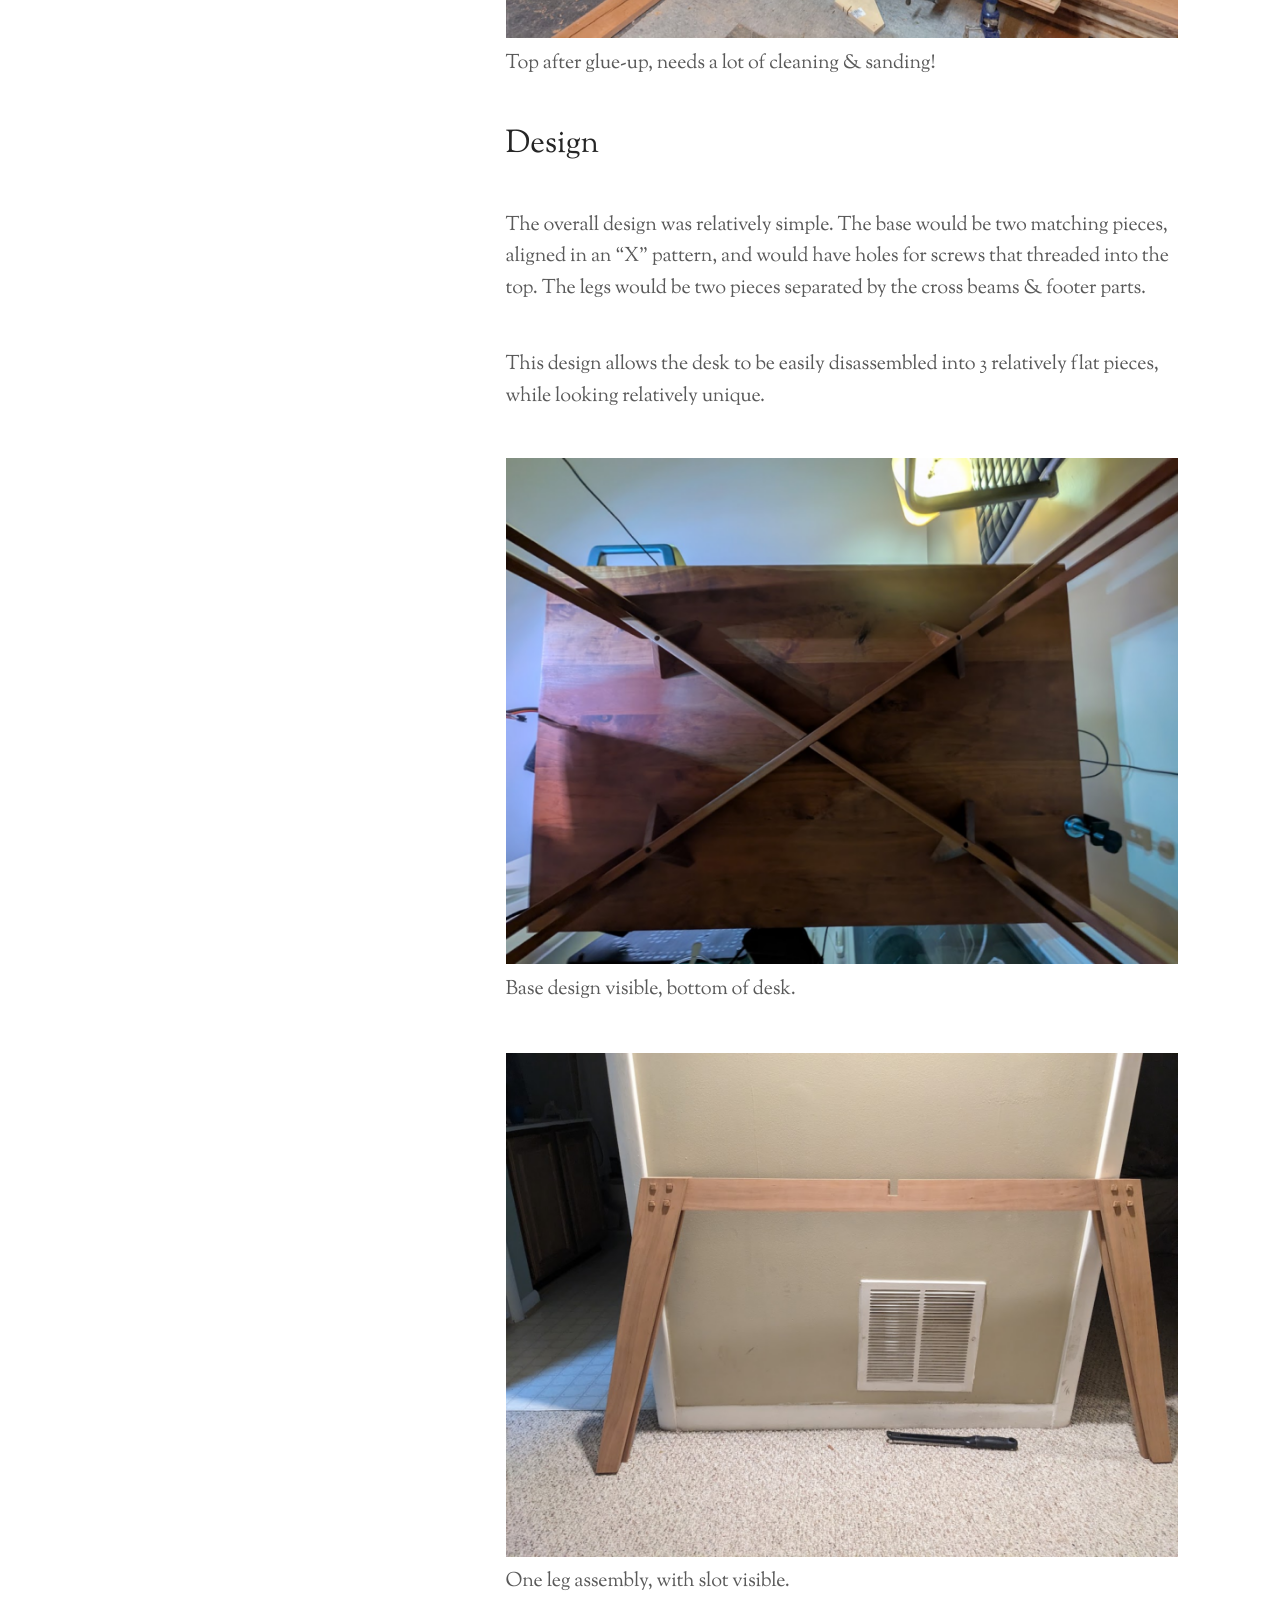
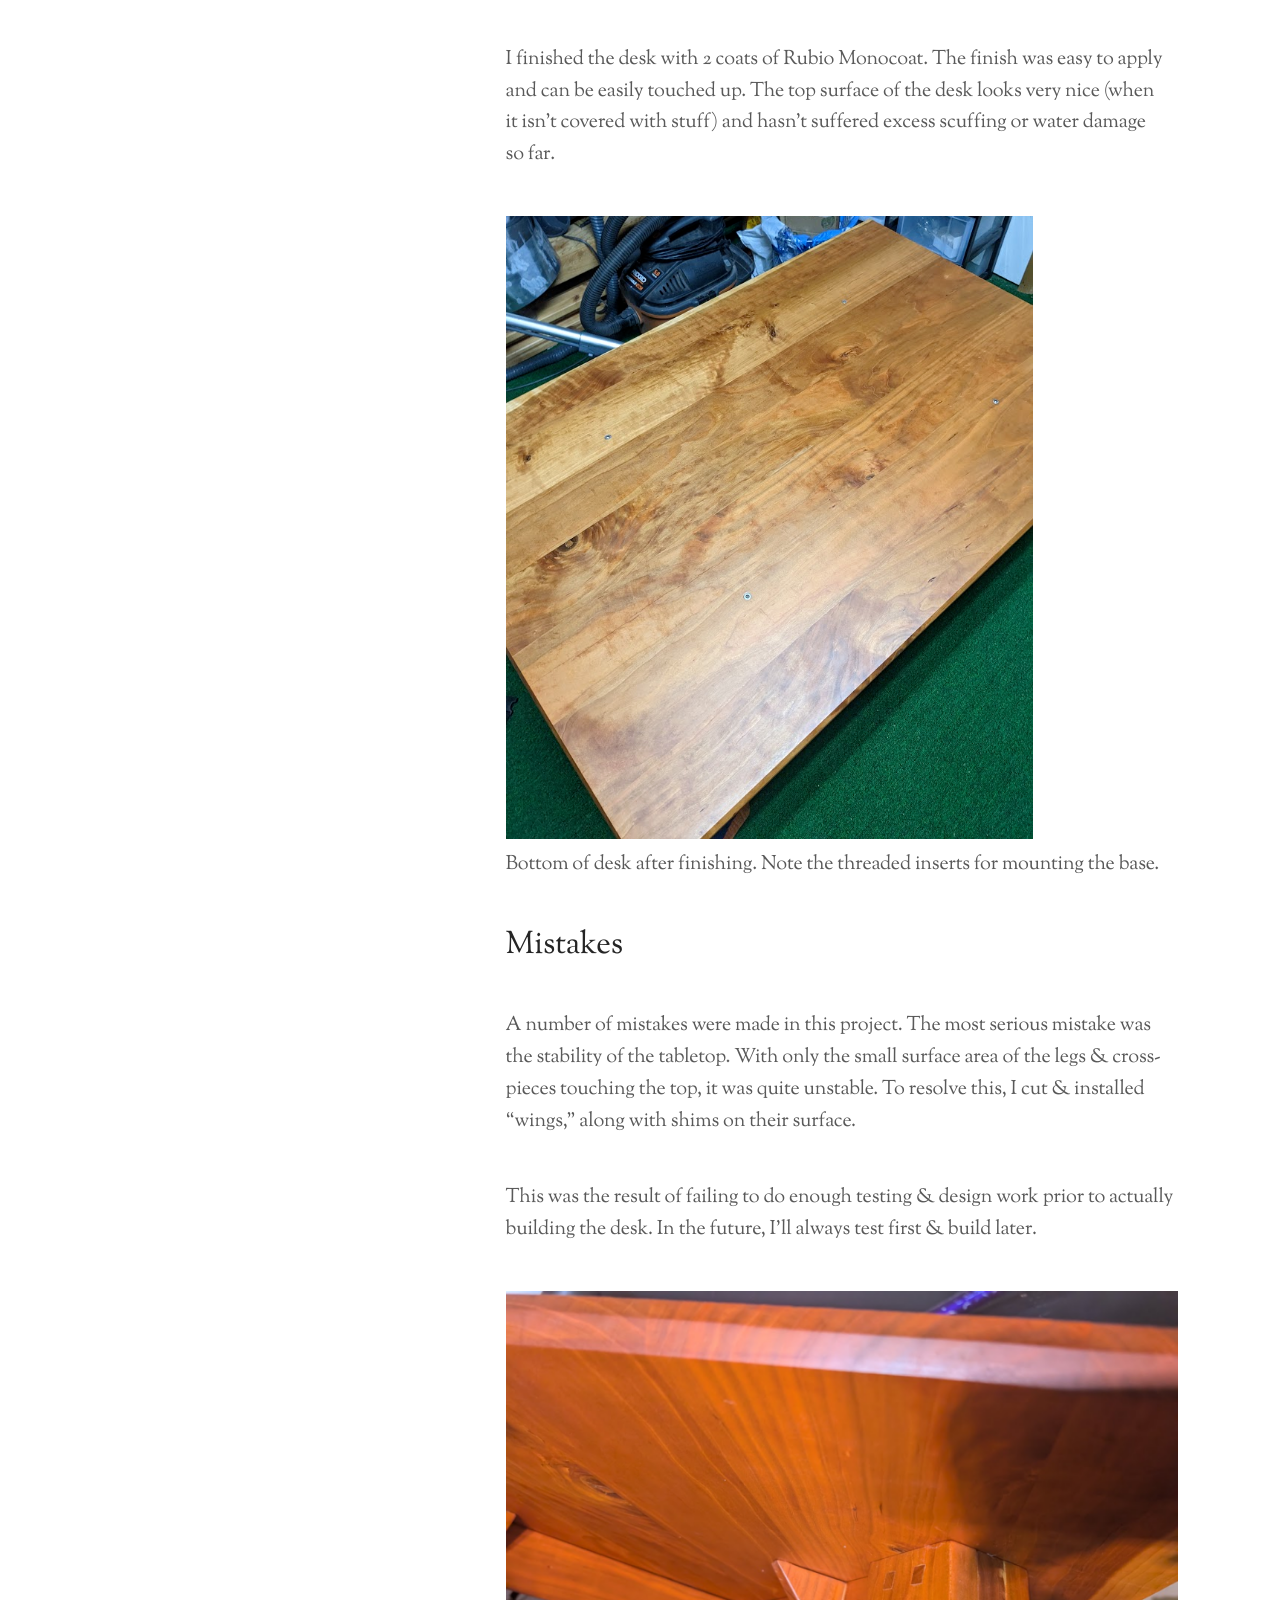
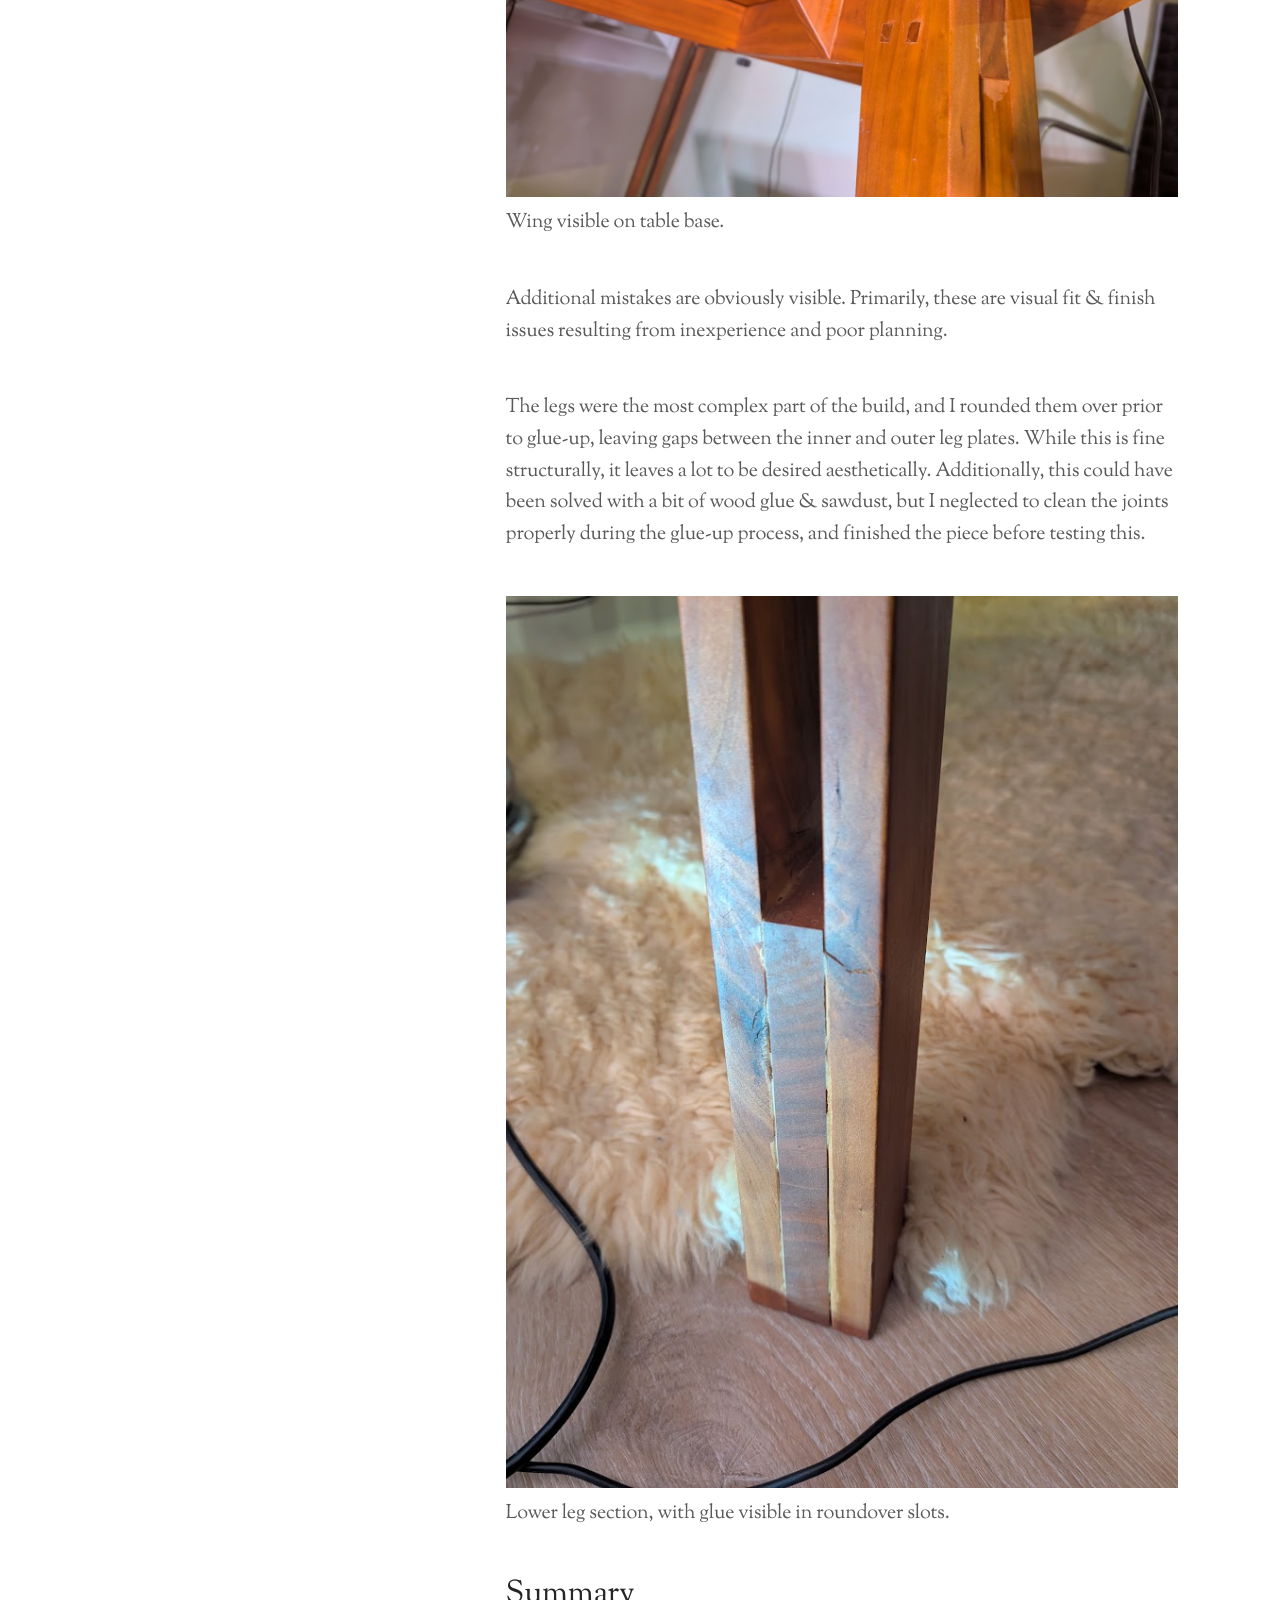
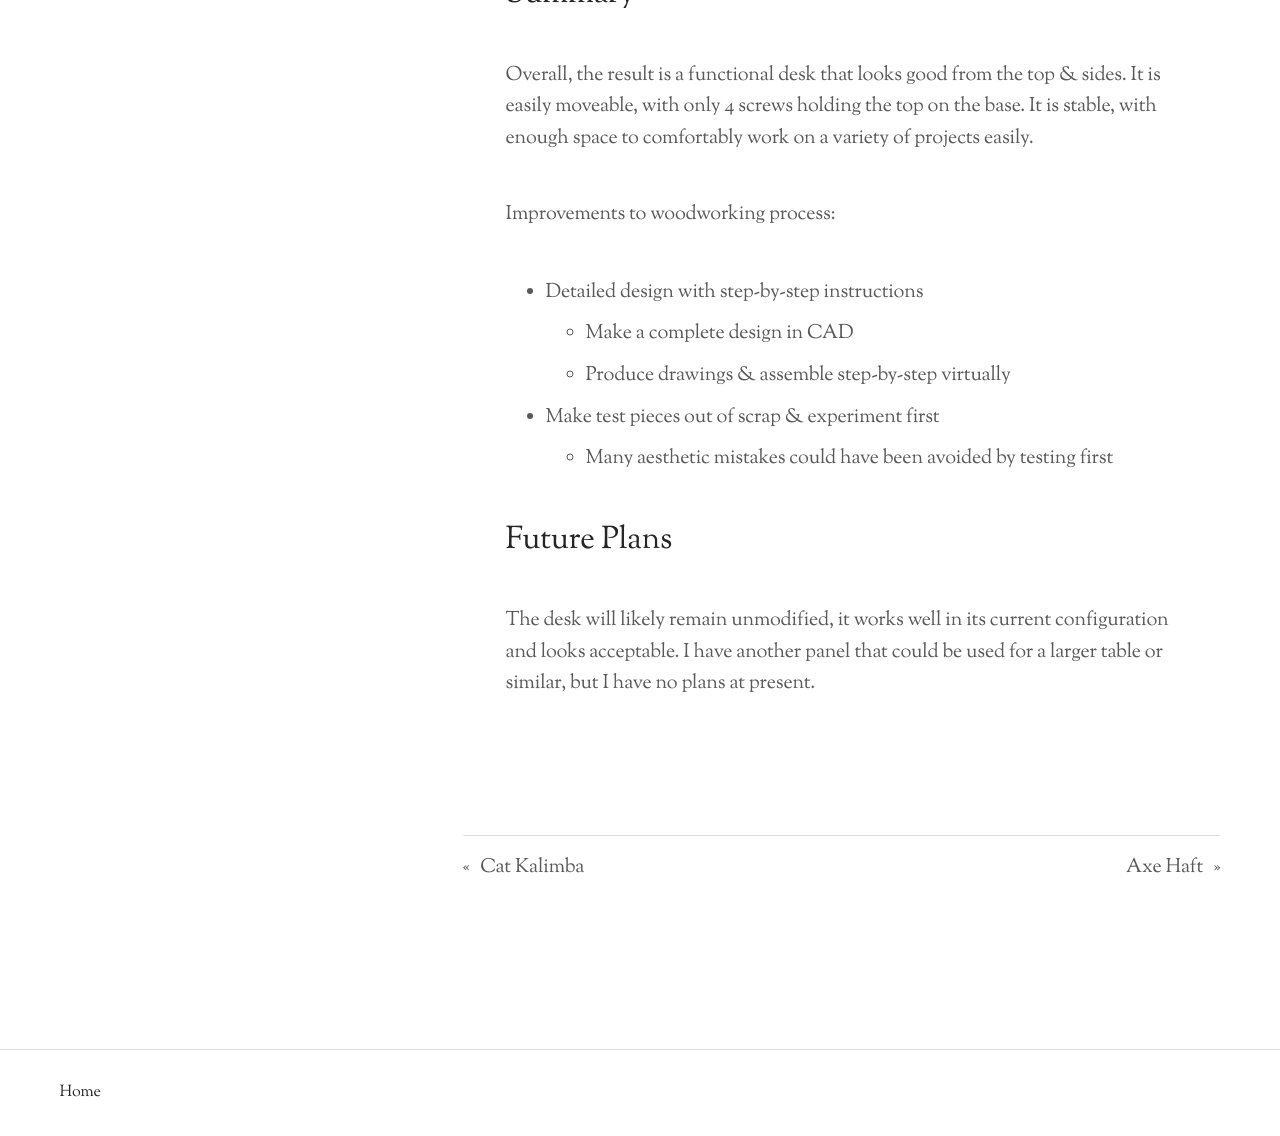
<file: hello-world/index.html>
<!DOCTYPE html>
<html lang="en-US">
<head><meta charset="UTF-8">
	
	<meta name="viewport" content="width=device-width, initial-scale=1">
<meta name="robots" content="max-image-preview:large">
<title>Cherry Desk Build – Home</title>
<link rel="alternate" type="application/rss+xml" title="Home » Feed" href="/feed/">


<style id="wp-img-auto-sizes-contain-inline-css">
img:is([sizes=auto i],[sizes^="auto," i]){contain-intrinsic-size:3000px 1500px}
/*# sourceURL=wp-img-auto-sizes-contain-inline-css */
</style>
<style id="wp-block-spacer-inline-css">
.wp-block-spacer{clear:both}
/*# sourceURL=/wp-includes/blocks/spacer/style.min.css */
</style>
<style id="wp-block-site-title-inline-css">
.wp-block-site-title{box-sizing:border-box}.wp-block-site-title :where(a){color:inherit;font-family:inherit;font-size:inherit;font-style:inherit;font-weight:inherit;letter-spacing:inherit;line-height:inherit;text-decoration:inherit}
/*# sourceURL=/wp-includes/blocks/site-title/style.min.css */
</style>
<style id="wp-block-group-inline-css">
.wp-block-group{box-sizing:border-box}:where(.wp-block-group.wp-block-group-is-layout-constrained){position:relative}
/*# sourceURL=/wp-includes/blocks/group/style.min.css */
</style>
<style id="wp-block-page-list-inline-css">
.wp-block-navigation .wp-block-page-list{align-items:var(--navigation-layout-align,initial);background-color:inherit;display:flex;flex-direction:var(--navigation-layout-direction,initial);flex-wrap:var(--navigation-layout-wrap,wrap);justify-content:var(--navigation-layout-justify,initial)}.wp-block-navigation .wp-block-navigation-item{background-color:inherit}.wp-block-page-list{box-sizing:border-box}
/*# sourceURL=/wp-includes/blocks/page-list/style.min.css */
</style>
<link rel="stylesheet" id="wp-block-navigation-css" href="/wp-includes/blocks/navigation/style.min.css?ver=7.1.1" media="all">
<style id="wp-block-paragraph-inline-css">
.is-small-text{font-size:.875em}.is-regular-text{font-size:1em}.is-large-text{font-size:2.25em}.is-larger-text{font-size:3em}.has-drop-cap:not(:focus):first-letter{float:left;font-size:8.4em;font-style:normal;font-weight:100;line-height:.68;margin:.05em .1em 0 0;text-transform:uppercase}body.rtl .has-drop-cap:not(:focus):first-letter{float:none;margin-left:.1em}p.has-drop-cap.has-background{overflow:hidden}:root :where(p.has-background){padding:1.25em 2.375em}:where(p.has-text-color:not(.has-link-color)) a{color:inherit}p.has-text-align-left[style*="writing-mode:vertical-lr"],p.has-text-align-right[style*="writing-mode:vertical-rl"]{rotate:180deg}
/*# sourceURL=/wp-includes/blocks/paragraph/style.min.css */
</style>
<style id="wp-block-categories-inline-css">
.wp-block-categories{box-sizing:border-box}.wp-block-categories.alignleft{margin-right:2em}.wp-block-categories.alignright{margin-left:2em}.wp-block-categories.wp-block-categories-dropdown.aligncenter{text-align:center}.wp-block-categories .wp-block-categories__label:not(.screen-reader-text){display:block;width:100%}
/*# sourceURL=/wp-includes/blocks/categories/style.min.css */
</style>
<style id="wp-block-columns-inline-css">
.wp-block-columns{box-sizing:border-box;display:flex;flex-wrap:wrap!important}@media (min-width:782px){.wp-block-columns{flex-wrap:nowrap!important}}.wp-block-columns{align-items:normal!important}.wp-block-columns.are-vertically-aligned-top{align-items:flex-start}.wp-block-columns.are-vertically-aligned-center{align-items:center}.wp-block-columns.are-vertically-aligned-bottom{align-items:flex-end}@media (max-width:781px){.wp-block-columns:not(.is-not-stacked-on-mobile)>.wp-block-column{flex-basis:100%!important}}@media (min-width:782px){.wp-block-columns:not(.is-not-stacked-on-mobile)>.wp-block-column{flex-basis:0;flex-grow:1}.wp-block-columns:not(.is-not-stacked-on-mobile)>.wp-block-column[style*=flex-basis]{flex-grow:0}}.wp-block-columns.is-not-stacked-on-mobile{flex-wrap:nowrap!important}.wp-block-columns.is-not-stacked-on-mobile>.wp-block-column{flex-basis:0;flex-grow:1}.wp-block-columns.is-not-stacked-on-mobile>.wp-block-column[style*=flex-basis]{flex-grow:0}:where(.wp-block-columns){margin-bottom:1.75em}:where(.wp-block-columns.has-background){padding:1.25em 2.375em}.wp-block-column{flex-grow:1;min-width:0;overflow-wrap:break-word;word-break:break-word}.wp-block-column.is-vertically-aligned-top{align-self:flex-start}.wp-block-column.is-vertically-aligned-center{align-self:center}.wp-block-column.is-vertically-aligned-bottom{align-self:flex-end}.wp-block-column.is-vertically-aligned-stretch{align-self:stretch}.wp-block-column.is-vertically-aligned-bottom,.wp-block-column.is-vertically-aligned-center,.wp-block-column.is-vertically-aligned-top{width:100%}
/*# sourceURL=/wp-includes/blocks/columns/style.min.css */
</style>
<style id="wp-block-post-featured-image-inline-css">
.wp-block-post-featured-image{margin-left:0;margin-right:0}.wp-block-post-featured-image a{display:block;height:100%}.wp-block-post-featured-image :where(img){box-sizing:border-box;height:auto;max-width:100%;vertical-align:bottom;width:100%}.wp-block-post-featured-image.alignfull img,.wp-block-post-featured-image.alignwide img{width:100%}.wp-block-post-featured-image .wp-block-post-featured-image__overlay.has-background-dim{background-color:#000;inset:0;position:absolute}.wp-block-post-featured-image{position:relative}.wp-block-post-featured-image .wp-block-post-featured-image__overlay.has-background-gradient{background-color:transparent}.wp-block-post-featured-image .wp-block-post-featured-image__overlay.has-background-dim-0{opacity:0}.wp-block-post-featured-image .wp-block-post-featured-image__overlay.has-background-dim-10{opacity:.1}.wp-block-post-featured-image .wp-block-post-featured-image__overlay.has-background-dim-20{opacity:.2}.wp-block-post-featured-image .wp-block-post-featured-image__overlay.has-background-dim-30{opacity:.3}.wp-block-post-featured-image .wp-block-post-featured-image__overlay.has-background-dim-40{opacity:.4}.wp-block-post-featured-image .wp-block-post-featured-image__overlay.has-background-dim-50{opacity:.5}.wp-block-post-featured-image .wp-block-post-featured-image__overlay.has-background-dim-60{opacity:.6}.wp-block-post-featured-image .wp-block-post-featured-image__overlay.has-background-dim-70{opacity:.7}.wp-block-post-featured-image .wp-block-post-featured-image__overlay.has-background-dim-80{opacity:.8}.wp-block-post-featured-image .wp-block-post-featured-image__overlay.has-background-dim-90{opacity:.9}.wp-block-post-featured-image .wp-block-post-featured-image__overlay.has-background-dim-100{opacity:1}.wp-block-post-featured-image:where(.alignleft,.alignright){width:100%}
/*# sourceURL=/wp-includes/blocks/post-featured-image/style.min.css */
</style>
<style id="wp-block-post-title-inline-css">
.wp-block-post-title{box-sizing:border-box;word-break:break-word}.wp-block-post-title :where(a){display:inline-block;font-family:inherit;font-size:inherit;font-style:inherit;font-weight:inherit;letter-spacing:inherit;line-height:inherit;text-decoration:inherit}
/*# sourceURL=/wp-includes/blocks/post-title/style.min.css */
</style>
<style id="wp-block-post-date-inline-css">
.wp-block-post-date{box-sizing:border-box}
/*# sourceURL=/wp-includes/blocks/post-date/style.min.css */
</style>
<style id="wp-block-post-terms-inline-css">
.wp-block-post-terms{box-sizing:border-box}.wp-block-post-terms .wp-block-post-terms__separator{white-space:pre-wrap}
/*# sourceURL=/wp-includes/blocks/post-terms/style.min.css */
</style>
<style id="wp-block-image-inline-css">
.wp-block-image>a,.wp-block-image>figure>a{display:inline-block}.wp-block-image img{box-sizing:border-box;height:auto;max-width:100%;vertical-align:bottom}@media not (prefers-reduced-motion){.wp-block-image img.hide{visibility:hidden}.wp-block-image img.show{animation:show-content-image .4s}}.wp-block-image[style*=border-radius] img,.wp-block-image[style*=border-radius]>a{border-radius:inherit}.wp-block-image.has-custom-border img{box-sizing:border-box}.wp-block-image.aligncenter{text-align:center}.wp-block-image.alignfull>a,.wp-block-image.alignwide>a{width:100%}.wp-block-image.alignfull img,.wp-block-image.alignwide img{height:auto;width:100%}.wp-block-image .aligncenter,.wp-block-image .alignleft,.wp-block-image .alignright,.wp-block-image.aligncenter,.wp-block-image.alignleft,.wp-block-image.alignright{display:table}.wp-block-image .aligncenter>figcaption,.wp-block-image .alignleft>figcaption,.wp-block-image .alignright>figcaption,.wp-block-image.aligncenter>figcaption,.wp-block-image.alignleft>figcaption,.wp-block-image.alignright>figcaption{caption-side:bottom;display:table-caption}.wp-block-image .alignleft{float:left;margin:.5em 1em .5em 0}.wp-block-image .alignright{float:right;margin:.5em 0 .5em 1em}.wp-block-image .aligncenter{margin-left:auto;margin-right:auto}.wp-block-image :where(figcaption){margin-bottom:1em;margin-top:.5em}.wp-block-image.is-style-circle-mask img{border-radius:9999px}@supports ((-webkit-mask-image:none) or (mask-image:none)) or (-webkit-mask-image:none){.wp-block-image.is-style-circle-mask img{border-radius:0;-webkit-mask-image:url('data:image/svg+xml;utf8,<svg viewBox="0 0 100 100" xmlns="http://www.w3.org/2000/svg"><circle cx="50" cy="50" r="50"/></svg>');mask-image:url('data:image/svg+xml;utf8,<svg viewBox="0 0 100 100" xmlns="http://www.w3.org/2000/svg"><circle cx="50" cy="50" r="50"/></svg>');mask-mode:alpha;-webkit-mask-position:center;mask-position:center;-webkit-mask-repeat:no-repeat;mask-repeat:no-repeat;-webkit-mask-size:contain;mask-size:contain}}:root :where(.wp-block-image.is-style-rounded img,.wp-block-image .is-style-rounded img){border-radius:9999px}.wp-block-image figure{margin:0}.wp-lightbox-container{display:flex;flex-direction:column;position:relative}.wp-lightbox-container img{cursor:zoom-in}.wp-lightbox-container img:hover+button{opacity:1}.wp-lightbox-container button{align-items:center;backdrop-filter:blur(16px) saturate(180%);background-color:rgba(90,90,90,.25);border:none;border-radius:4px;cursor:zoom-in;display:flex;height:20px;justify-content:center;opacity:0;padding:0;position:absolute;right:16px;text-align:center;top:16px;width:20px;z-index:100}@media not (prefers-reduced-motion){.wp-lightbox-container button{transition:opacity .2s ease}}.wp-lightbox-container button:focus-visible{outline:3px auto rgba(90,90,90,.25);outline:3px auto -webkit-focus-ring-color;outline-offset:3px}.wp-lightbox-container button:hover{cursor:pointer;opacity:1}.wp-lightbox-container button:focus{opacity:1}.wp-lightbox-container button:focus,.wp-lightbox-container button:hover,.wp-lightbox-container button:not(:hover):not(:active):not(.has-background){background-color:rgba(90,90,90,.25);border:none}.wp-lightbox-overlay{box-sizing:border-box;cursor:zoom-out;height:100vh;left:0;overflow:hidden;position:fixed;top:0;visibility:hidden;width:100%;z-index:100000}.wp-lightbox-overlay .wp-lightbox-close-button{align-items:center;cursor:pointer;display:flex;font-family:inherit;gap:8px;justify-content:center;line-height:1;min-height:40px;min-width:40px;padding:0 4px;position:absolute;right:calc(env(safe-area-inset-right) + 16px);top:calc(env(safe-area-inset-top) + 16px);z-index:5000000}.wp-lightbox-overlay .wp-lightbox-close-button:focus,.wp-lightbox-overlay .wp-lightbox-close-button:hover,.wp-lightbox-overlay .wp-lightbox-close-button:not(:hover):not(:active):not(.has-background){background:none;border:none}.wp-lightbox-overlay .wp-lightbox-close-button:has(.wp-lightbox-close-text:not([hidden])) .wp-lightbox-close-icon svg{height:1em;width:1em}.wp-lightbox-overlay .wp-lightbox-close-icon svg{display:block}.wp-lightbox-overlay .wp-lightbox-navigation-button-next,.wp-lightbox-overlay .wp-lightbox-navigation-button-prev{align-items:center;bottom:16px;cursor:pointer;display:flex;font-family:inherit;gap:4px;justify-content:center;line-height:1;min-height:40px;min-width:40px;padding:0 8px;position:absolute;z-index:2000002}.wp-lightbox-overlay .wp-lightbox-navigation-button-next[hidden],.wp-lightbox-overlay .wp-lightbox-navigation-button-prev[hidden]{display:none}@media (min-width:960px){.wp-lightbox-overlay .wp-lightbox-navigation-button-next,.wp-lightbox-overlay .wp-lightbox-navigation-button-prev{bottom:50%;transform:translateY(-50%)}}.wp-lightbox-overlay .wp-lightbox-navigation-button-next:focus,.wp-lightbox-overlay .wp-lightbox-navigation-button-next:hover,.wp-lightbox-overlay .wp-lightbox-navigation-button-next:not(:hover):not(:active):not(.has-background),.wp-lightbox-overlay .wp-lightbox-navigation-button-prev:focus,.wp-lightbox-overlay .wp-lightbox-navigation-button-prev:hover,.wp-lightbox-overlay .wp-lightbox-navigation-button-prev:not(:hover):not(:active):not(.has-background){background:none;border:none;padding:0 8px}.wp-lightbox-overlay .wp-lightbox-navigation-button-next:has(.wp-lightbox-navigation-text:not([hidden])) .wp-lightbox-navigation-icon svg,.wp-lightbox-overlay .wp-lightbox-navigation-button-prev:has(.wp-lightbox-navigation-text:not([hidden])) .wp-lightbox-navigation-icon svg{display:block;height:1.5em;width:1.5em}.wp-lightbox-overlay .wp-lightbox-navigation-button-prev{left:calc(env(safe-area-inset-left) + 16px)}.wp-lightbox-overlay .wp-lightbox-navigation-button-next{right:calc(env(safe-area-inset-right) + 16px)}.wp-lightbox-overlay .wp-lightbox-navigation-icon svg{vertical-align:middle}.wp-lightbox-overlay .lightbox-image-container{height:var(--wp--lightbox-container-height);left:50%;overflow:hidden;position:absolute;top:50%;transform:translate(-50%,-50%);transform-origin:top left;width:var(--wp--lightbox-container-width);z-index:2000001}.wp-lightbox-overlay .wp-block-image{align-items:center;box-sizing:border-box;display:flex;height:100%;justify-content:center;margin:0;position:relative;transform-origin:0 0;width:100%;z-index:3000000}.wp-lightbox-overlay .wp-block-image img{height:var(--wp--lightbox-image-height);min-height:var(--wp--lightbox-image-height);min-width:var(--wp--lightbox-image-width);width:var(--wp--lightbox-image-width)}.wp-lightbox-overlay .wp-block-image figcaption{display:none}.wp-lightbox-overlay button{background:none;border:none}.wp-lightbox-overlay .scrim{background-color:#fff;height:100%;opacity:.9;position:absolute;width:100%;z-index:2000000}.wp-lightbox-overlay.active{visibility:visible}@media not (prefers-reduced-motion){.wp-lightbox-overlay.active{animation:turn-on-visibility .25s both}.wp-lightbox-overlay.active img{animation:turn-on-visibility .35s both}.wp-lightbox-overlay.show-closing-animation:not(.active){animation:turn-off-visibility .35s both}.wp-lightbox-overlay.show-closing-animation:not(.active) img{animation:turn-off-visibility .25s both}.wp-lightbox-overlay.zoom.active{animation:none;opacity:1;visibility:visible}.wp-lightbox-overlay.zoom.active .lightbox-image-container{animation:lightbox-zoom-in .4s}.wp-lightbox-overlay.zoom.active .lightbox-image-container img{animation:none}.wp-lightbox-overlay.zoom.active .scrim{animation:turn-on-visibility .4s forwards}.wp-lightbox-overlay.zoom.show-closing-animation:not(.active){animation:none}.wp-lightbox-overlay.zoom.show-closing-animation:not(.active) .lightbox-image-container{animation:lightbox-zoom-out .4s}.wp-lightbox-overlay.zoom.show-closing-animation:not(.active) .lightbox-image-container img{animation:none}.wp-lightbox-overlay.zoom.show-closing-animation:not(.active) .scrim{animation:turn-off-visibility .4s forwards}}@keyframes show-content-image{0%{visibility:hidden}99%{visibility:hidden}to{visibility:visible}}@keyframes turn-on-visibility{0%{opacity:0}to{opacity:1}}@keyframes turn-off-visibility{0%{opacity:1;visibility:visible}99%{opacity:0;visibility:visible}to{opacity:0;visibility:hidden}}@keyframes lightbox-zoom-in{0%{transform:translate(calc((-100vw + var(--wp--lightbox-scrollbar-width))/2 + var(--wp--lightbox-initial-left-position)),calc(-50vh + var(--wp--lightbox-initial-top-position))) scale(var(--wp--lightbox-scale))}to{transform:translate(-50%,-50%) scale(1)}}@keyframes lightbox-zoom-out{0%{transform:translate(-50%,-50%) scale(1);visibility:visible}99%{visibility:visible}to{transform:translate(calc((-100vw + var(--wp--lightbox-scrollbar-width))/2 + var(--wp--lightbox-initial-left-position)),calc(-50vh + var(--wp--lightbox-initial-top-position))) scale(var(--wp--lightbox-scale));visibility:hidden}}
/*# sourceURL=/wp-includes/blocks/image/style.min.css */
</style>
<style id="wp-block-gallery-inline-css">
.blocks-gallery-grid:not(.has-nested-images),.wp-block-gallery:not(.has-nested-images){display:flex;flex-wrap:wrap;list-style-type:none;margin:0;padding:0}.blocks-gallery-grid:not(.has-nested-images) .blocks-gallery-image,.blocks-gallery-grid:not(.has-nested-images) .blocks-gallery-item,.wp-block-gallery:not(.has-nested-images) .blocks-gallery-image,.wp-block-gallery:not(.has-nested-images) .blocks-gallery-item{display:flex;flex-direction:column;flex-grow:1;justify-content:center;margin:0 1em 1em 0;position:relative;width:calc(50% - 1em)}.blocks-gallery-grid:not(.has-nested-images) .blocks-gallery-image:nth-of-type(2n),.blocks-gallery-grid:not(.has-nested-images) .blocks-gallery-item:nth-of-type(2n),.wp-block-gallery:not(.has-nested-images) .blocks-gallery-image:nth-of-type(2n),.wp-block-gallery:not(.has-nested-images) .blocks-gallery-item:nth-of-type(2n){margin-right:0}.blocks-gallery-grid:not(.has-nested-images) .blocks-gallery-image figure,.blocks-gallery-grid:not(.has-nested-images) .blocks-gallery-item figure,.wp-block-gallery:not(.has-nested-images) .blocks-gallery-image figure,.wp-block-gallery:not(.has-nested-images) .blocks-gallery-item figure{align-items:flex-end;display:flex;height:100%;justify-content:flex-start;margin:0}.blocks-gallery-grid:not(.has-nested-images) .blocks-gallery-image img,.blocks-gallery-grid:not(.has-nested-images) .blocks-gallery-item img,.wp-block-gallery:not(.has-nested-images) .blocks-gallery-image img,.wp-block-gallery:not(.has-nested-images) .blocks-gallery-item img{display:block;height:auto;max-width:100%;width:auto}.blocks-gallery-grid:not(.has-nested-images) .blocks-gallery-image figcaption,.blocks-gallery-grid:not(.has-nested-images) .blocks-gallery-item figcaption,.wp-block-gallery:not(.has-nested-images) .blocks-gallery-image figcaption,.wp-block-gallery:not(.has-nested-images) .blocks-gallery-item figcaption{background:linear-gradient(0deg,rgba(0,0,0,.7),rgba(0,0,0,.3) 70%,transparent);bottom:0;box-sizing:border-box;color:#fff;font-size:.8em;margin:0;max-height:100%;overflow:auto;padding:3em .77em .7em;position:absolute;text-align:center;width:100%;z-index:2}.blocks-gallery-grid:not(.has-nested-images) .blocks-gallery-image figcaption img,.blocks-gallery-grid:not(.has-nested-images) .blocks-gallery-item figcaption img,.wp-block-gallery:not(.has-nested-images) .blocks-gallery-image figcaption img,.wp-block-gallery:not(.has-nested-images) .blocks-gallery-item figcaption img{display:inline}.blocks-gallery-grid:not(.has-nested-images) figcaption,.wp-block-gallery:not(.has-nested-images) figcaption{flex-grow:1}.blocks-gallery-grid:not(.has-nested-images).is-cropped .blocks-gallery-image a,.blocks-gallery-grid:not(.has-nested-images).is-cropped .blocks-gallery-image img,.blocks-gallery-grid:not(.has-nested-images).is-cropped .blocks-gallery-item a,.blocks-gallery-grid:not(.has-nested-images).is-cropped .blocks-gallery-item img,.wp-block-gallery:not(.has-nested-images).is-cropped .blocks-gallery-image a,.wp-block-gallery:not(.has-nested-images).is-cropped .blocks-gallery-image img,.wp-block-gallery:not(.has-nested-images).is-cropped .blocks-gallery-item a,.wp-block-gallery:not(.has-nested-images).is-cropped .blocks-gallery-item img{flex:1;height:100%;-o-object-fit:cover;object-fit:cover;width:100%}.blocks-gallery-grid:not(.has-nested-images).columns-1 .blocks-gallery-image,.blocks-gallery-grid:not(.has-nested-images).columns-1 .blocks-gallery-item,.wp-block-gallery:not(.has-nested-images).columns-1 .blocks-gallery-image,.wp-block-gallery:not(.has-nested-images).columns-1 .blocks-gallery-item{margin-right:0;width:100%}@media (min-width:600px){.blocks-gallery-grid:not(.has-nested-images).columns-3 .blocks-gallery-image,.blocks-gallery-grid:not(.has-nested-images).columns-3 .blocks-gallery-item,.wp-block-gallery:not(.has-nested-images).columns-3 .blocks-gallery-image,.wp-block-gallery:not(.has-nested-images).columns-3 .blocks-gallery-item{margin-right:1em;width:calc(33.33333% - .66667em)}.blocks-gallery-grid:not(.has-nested-images).columns-4 .blocks-gallery-image,.blocks-gallery-grid:not(.has-nested-images).columns-4 .blocks-gallery-item,.wp-block-gallery:not(.has-nested-images).columns-4 .blocks-gallery-image,.wp-block-gallery:not(.has-nested-images).columns-4 .blocks-gallery-item{margin-right:1em;width:calc(25% - .75em)}.blocks-gallery-grid:not(.has-nested-images).columns-5 .blocks-gallery-image,.blocks-gallery-grid:not(.has-nested-images).columns-5 .blocks-gallery-item,.wp-block-gallery:not(.has-nested-images).columns-5 .blocks-gallery-image,.wp-block-gallery:not(.has-nested-images).columns-5 .blocks-gallery-item{margin-right:1em;width:calc(20% - .8em)}.blocks-gallery-grid:not(.has-nested-images).columns-6 .blocks-gallery-image,.blocks-gallery-grid:not(.has-nested-images).columns-6 .blocks-gallery-item,.wp-block-gallery:not(.has-nested-images).columns-6 .blocks-gallery-image,.wp-block-gallery:not(.has-nested-images).columns-6 .blocks-gallery-item{margin-right:1em;width:calc(16.66667% - .83333em)}.blocks-gallery-grid:not(.has-nested-images).columns-7 .blocks-gallery-image,.blocks-gallery-grid:not(.has-nested-images).columns-7 .blocks-gallery-item,.wp-block-gallery:not(.has-nested-images).columns-7 .blocks-gallery-image,.wp-block-gallery:not(.has-nested-images).columns-7 .blocks-gallery-item{margin-right:1em;width:calc(14.28571% - .85714em)}.blocks-gallery-grid:not(.has-nested-images).columns-8 .blocks-gallery-image,.blocks-gallery-grid:not(.has-nested-images).columns-8 .blocks-gallery-item,.wp-block-gallery:not(.has-nested-images).columns-8 .blocks-gallery-image,.wp-block-gallery:not(.has-nested-images).columns-8 .blocks-gallery-item{margin-right:1em;width:calc(12.5% - .875em)}.blocks-gallery-grid:not(.has-nested-images).columns-1 .blocks-gallery-image:nth-of-type(1n),.blocks-gallery-grid:not(.has-nested-images).columns-1 .blocks-gallery-item:nth-of-type(1n),.blocks-gallery-grid:not(.has-nested-images).columns-2 .blocks-gallery-image:nth-of-type(2n),.blocks-gallery-grid:not(.has-nested-images).columns-2 .blocks-gallery-item:nth-of-type(2n),.blocks-gallery-grid:not(.has-nested-images).columns-3 .blocks-gallery-image:nth-of-type(3n),.blocks-gallery-grid:not(.has-nested-images).columns-3 .blocks-gallery-item:nth-of-type(3n),.blocks-gallery-grid:not(.has-nested-images).columns-4 .blocks-gallery-image:nth-of-type(4n),.blocks-gallery-grid:not(.has-nested-images).columns-4 .blocks-gallery-item:nth-of-type(4n),.blocks-gallery-grid:not(.has-nested-images).columns-5 .blocks-gallery-image:nth-of-type(5n),.blocks-gallery-grid:not(.has-nested-images).columns-5 .blocks-gallery-item:nth-of-type(5n),.blocks-gallery-grid:not(.has-nested-images).columns-6 .blocks-gallery-image:nth-of-type(6n),.blocks-gallery-grid:not(.has-nested-images).columns-6 .blocks-gallery-item:nth-of-type(6n),.blocks-gallery-grid:not(.has-nested-images).columns-7 .blocks-gallery-image:nth-of-type(7n),.blocks-gallery-grid:not(.has-nested-images).columns-7 .blocks-gallery-item:nth-of-type(7n),.blocks-gallery-grid:not(.has-nested-images).columns-8 .blocks-gallery-image:nth-of-type(8n),.blocks-gallery-grid:not(.has-nested-images).columns-8 .blocks-gallery-item:nth-of-type(8n),.wp-block-gallery:not(.has-nested-images).columns-1 .blocks-gallery-image:nth-of-type(1n),.wp-block-gallery:not(.has-nested-images).columns-1 .blocks-gallery-item:nth-of-type(1n),.wp-block-gallery:not(.has-nested-images).columns-2 .blocks-gallery-image:nth-of-type(2n),.wp-block-gallery:not(.has-nested-images).columns-2 .blocks-gallery-item:nth-of-type(2n),.wp-block-gallery:not(.has-nested-images).columns-3 .blocks-gallery-image:nth-of-type(3n),.wp-block-gallery:not(.has-nested-images).columns-3 .blocks-gallery-item:nth-of-type(3n),.wp-block-gallery:not(.has-nested-images).columns-4 .blocks-gallery-image:nth-of-type(4n),.wp-block-gallery:not(.has-nested-images).columns-4 .blocks-gallery-item:nth-of-type(4n),.wp-block-gallery:not(.has-nested-images).columns-5 .blocks-gallery-image:nth-of-type(5n),.wp-block-gallery:not(.has-nested-images).columns-5 .blocks-gallery-item:nth-of-type(5n),.wp-block-gallery:not(.has-nested-images).columns-6 .blocks-gallery-image:nth-of-type(6n),.wp-block-gallery:not(.has-nested-images).columns-6 .blocks-gallery-item:nth-of-type(6n),.wp-block-gallery:not(.has-nested-images).columns-7 .blocks-gallery-image:nth-of-type(7n),.wp-block-gallery:not(.has-nested-images).columns-7 .blocks-gallery-item:nth-of-type(7n),.wp-block-gallery:not(.has-nested-images).columns-8 .blocks-gallery-image:nth-of-type(8n),.wp-block-gallery:not(.has-nested-images).columns-8 .blocks-gallery-item:nth-of-type(8n){margin-right:0}}.blocks-gallery-grid:not(.has-nested-images) .blocks-gallery-image:last-child,.blocks-gallery-grid:not(.has-nested-images) .blocks-gallery-item:last-child,.wp-block-gallery:not(.has-nested-images) .blocks-gallery-image:last-child,.wp-block-gallery:not(.has-nested-images) .blocks-gallery-item:last-child{margin-right:0}.blocks-gallery-grid:not(.has-nested-images).alignleft,.blocks-gallery-grid:not(.has-nested-images).alignright,.wp-block-gallery:not(.has-nested-images).alignleft,.wp-block-gallery:not(.has-nested-images).alignright{max-width:420px;width:100%}.blocks-gallery-grid:not(.has-nested-images).aligncenter .blocks-gallery-item figure,.wp-block-gallery:not(.has-nested-images).aligncenter .blocks-gallery-item figure{justify-content:center}.wp-block-gallery:not(.is-cropped) .blocks-gallery-item{align-self:flex-start}figure.wp-block-gallery.has-nested-images{align-items:normal}.wp-block-gallery.has-nested-images figure.wp-block-image:not(#individual-image){margin:0;width:calc(50% - var(--wp--style--unstable-gallery-gap, 16px)/2)}.wp-block-gallery.has-nested-images figure.wp-block-image{box-sizing:border-box;display:flex;flex-direction:column;flex-grow:1;justify-content:center;max-width:100%;position:relative}.wp-block-gallery.has-nested-images figure.wp-block-image>a,.wp-block-gallery.has-nested-images figure.wp-block-image>div{flex-direction:column;flex-grow:1;margin:0}.wp-block-gallery.has-nested-images figure.wp-block-image img{display:block;height:auto;max-width:100%!important;width:auto}.wp-block-gallery.has-nested-images figure.wp-block-image figcaption,.wp-block-gallery.has-nested-images figure.wp-block-image:has(figcaption):before{bottom:0;left:0;max-height:100%;position:absolute;right:0}.wp-block-gallery.has-nested-images figure.wp-block-image:has(figcaption):before{backdrop-filter:blur(3px);content:"";height:100%;-webkit-mask-image:linear-gradient(0deg,#000 20%,transparent);mask-image:linear-gradient(0deg,#000 20%,transparent);max-height:3em;pointer-events:none}.wp-block-gallery.has-nested-images figure.wp-block-image figcaption{box-sizing:border-box;color:#fff;font-size:13px;margin:0;overflow:auto;padding:1em;text-align:center;text-shadow:0 0 1.5px #000}.wp-block-gallery.has-nested-images figure.wp-block-image figcaption::-webkit-scrollbar{height:12px;width:12px}.wp-block-gallery.has-nested-images figure.wp-block-image figcaption::-webkit-scrollbar-track{background-color:transparent}.wp-block-gallery.has-nested-images figure.wp-block-image figcaption::-webkit-scrollbar-thumb{background-clip:padding-box;background-color:transparent;border:3px solid transparent;border-radius:8px}.wp-block-gallery.has-nested-images figure.wp-block-image figcaption:focus-within::-webkit-scrollbar-thumb,.wp-block-gallery.has-nested-images figure.wp-block-image figcaption:focus::-webkit-scrollbar-thumb,.wp-block-gallery.has-nested-images figure.wp-block-image figcaption:hover::-webkit-scrollbar-thumb{background-color:hsla(0,0%,100%,.8)}.wp-block-gallery.has-nested-images figure.wp-block-image figcaption{scrollbar-color:transparent transparent;scrollbar-gutter:stable both-edges;scrollbar-width:thin}.wp-block-gallery.has-nested-images figure.wp-block-image figcaption:focus,.wp-block-gallery.has-nested-images figure.wp-block-image figcaption:focus-within,.wp-block-gallery.has-nested-images figure.wp-block-image figcaption:hover{scrollbar-color:hsla(0,0%,100%,.8) transparent}.wp-block-gallery.has-nested-images figure.wp-block-image figcaption{will-change:transform}@media (hover:none){.wp-block-gallery.has-nested-images figure.wp-block-image figcaption{scrollbar-color:hsla(0,0%,100%,.8) transparent}}.wp-block-gallery.has-nested-images figure.wp-block-image figcaption{background:linear-gradient(0deg,rgba(0,0,0,.4),transparent)}.wp-block-gallery.has-nested-images figure.wp-block-image figcaption img{display:inline}.wp-block-gallery.has-nested-images figure.wp-block-image figcaption a{color:inherit}.wp-block-gallery.has-nested-images figure.wp-block-image.has-custom-border img{box-sizing:border-box}.wp-block-gallery.has-nested-images figure.wp-block-image.has-custom-border>a,.wp-block-gallery.has-nested-images figure.wp-block-image.has-custom-border>div,.wp-block-gallery.has-nested-images figure.wp-block-image.is-style-rounded>a,.wp-block-gallery.has-nested-images figure.wp-block-image.is-style-rounded>div{flex:1 1 auto}.wp-block-gallery.has-nested-images figure.wp-block-image.has-custom-border figcaption,.wp-block-gallery.has-nested-images figure.wp-block-image.is-style-rounded figcaption{background:none;color:inherit;flex:initial;margin:0;padding:10px 10px 9px;position:relative;text-shadow:none}.wp-block-gallery.has-nested-images figure.wp-block-image.has-custom-border:before,.wp-block-gallery.has-nested-images figure.wp-block-image.is-style-rounded:before{content:none}.wp-block-gallery.has-nested-images figcaption{flex-basis:100%;flex-grow:1;text-align:center}.wp-block-gallery.has-nested-images:not(.is-cropped) figure.wp-block-image:not(#individual-image){margin-bottom:auto;margin-top:0}.wp-block-gallery.has-nested-images.is-cropped figure.wp-block-image:not(#individual-image){align-self:inherit}.wp-block-gallery.has-nested-images.is-cropped figure.wp-block-image:not(#individual-image)>a,.wp-block-gallery.has-nested-images.is-cropped figure.wp-block-image:not(#individual-image)>div:not(.components-drop-zone){display:flex}.wp-block-gallery.has-nested-images.is-cropped figure.wp-block-image:not(#individual-image) a,.wp-block-gallery.has-nested-images.is-cropped figure.wp-block-image:not(#individual-image) img{flex:1 0 0%;height:100%;-o-object-fit:cover;object-fit:cover;width:100%}.wp-block-gallery.has-nested-images.columns-1 figure.wp-block-image:not(#individual-image){width:100%}@media (min-width:600px){.wp-block-gallery.has-nested-images.columns-3 figure.wp-block-image:not(#individual-image){width:calc(33.33333% - var(--wp--style--unstable-gallery-gap, 16px)*.66667)}.wp-block-gallery.has-nested-images.columns-4 figure.wp-block-image:not(#individual-image){width:calc(25% - var(--wp--style--unstable-gallery-gap, 16px)*.75)}.wp-block-gallery.has-nested-images.columns-5 figure.wp-block-image:not(#individual-image){width:calc(20% - var(--wp--style--unstable-gallery-gap, 16px)*.8)}.wp-block-gallery.has-nested-images.columns-6 figure.wp-block-image:not(#individual-image){width:calc(16.66667% - var(--wp--style--unstable-gallery-gap, 16px)*.83333)}.wp-block-gallery.has-nested-images.columns-7 figure.wp-block-image:not(#individual-image){width:calc(14.28571% - var(--wp--style--unstable-gallery-gap, 16px)*.85714)}.wp-block-gallery.has-nested-images.columns-8 figure.wp-block-image:not(#individual-image){width:calc(12.5% - var(--wp--style--unstable-gallery-gap, 16px)*.875)}.wp-block-gallery.has-nested-images.columns-default figure.wp-block-image:not(#individual-image){width:calc(33.33% - var(--wp--style--unstable-gallery-gap, 16px)*.66667)}.wp-block-gallery.has-nested-images.columns-default figure.wp-block-image:not(#individual-image):first-child:nth-last-child(2),.wp-block-gallery.has-nested-images.columns-default figure.wp-block-image:not(#individual-image):first-child:nth-last-child(2)~figure.wp-block-image:not(#individual-image){width:calc(50% - var(--wp--style--unstable-gallery-gap, 16px)*.5)}.wp-block-gallery.has-nested-images.columns-default figure.wp-block-image:not(#individual-image):first-child:last-child{width:100%}}.wp-block-gallery.has-nested-images.alignleft,.wp-block-gallery.has-nested-images.alignright{max-width:420px;width:100%}.wp-block-gallery.has-nested-images.aligncenter{justify-content:center}
/*# sourceURL=/wp-includes/blocks/gallery/style.min.css */
</style>
<style id="wp-block-heading-inline-css">
h1:where(.wp-block-heading).has-background,h2:where(.wp-block-heading).has-background,h3:where(.wp-block-heading).has-background,h4:where(.wp-block-heading).has-background,h5:where(.wp-block-heading).has-background,h6:where(.wp-block-heading).has-background{padding:1.25em 2.375em}h1.has-text-align-left[style*=writing-mode]:where([style*=vertical-lr]),h1.has-text-align-right[style*=writing-mode]:where([style*=vertical-rl]),h2.has-text-align-left[style*=writing-mode]:where([style*=vertical-lr]),h2.has-text-align-right[style*=writing-mode]:where([style*=vertical-rl]),h3.has-text-align-left[style*=writing-mode]:where([style*=vertical-lr]),h3.has-text-align-right[style*=writing-mode]:where([style*=vertical-rl]),h4.has-text-align-left[style*=writing-mode]:where([style*=vertical-lr]),h4.has-text-align-right[style*=writing-mode]:where([style*=vertical-rl]),h5.has-text-align-left[style*=writing-mode]:where([style*=vertical-lr]),h5.has-text-align-right[style*=writing-mode]:where([style*=vertical-rl]),h6.has-text-align-left[style*=writing-mode]:where([style*=vertical-lr]),h6.has-text-align-right[style*=writing-mode]:where([style*=vertical-rl]){rotate:180deg}
/*# sourceURL=/wp-includes/blocks/heading/style.min.css */
</style>
<style id="wp-block-list-inline-css">
ol,ul{box-sizing:border-box}:root :where(.wp-block-list.has-background){padding:1.25em 2.375em}
/*# sourceURL=/wp-includes/blocks/list/style.min.css */
</style>
<style id="wp-block-post-content-inline-css">
.wp-block-post-content{display:flow-root}
/*# sourceURL=/wp-includes/blocks/post-content/style.min.css */
</style>
<style id="wp-block-post-navigation-link-inline-css">
.wp-block-post-navigation-link .wp-block-post-navigation-link__arrow-previous{display:inline-block;margin-right:1ch}.wp-block-post-navigation-link .wp-block-post-navigation-link__arrow-previous:not(.is-arrow-chevron){transform:scaleX(1)}.wp-block-post-navigation-link .wp-block-post-navigation-link__arrow-next{display:inline-block;margin-left:1ch}.wp-block-post-navigation-link .wp-block-post-navigation-link__arrow-next:not(.is-arrow-chevron){transform:scaleX(1)}.wp-block-post-navigation-link.has-text-align-left[style*="writing-mode: vertical-lr"],.wp-block-post-navigation-link.has-text-align-right[style*="writing-mode: vertical-rl"]{rotate:180deg}
/*# sourceURL=/wp-includes/blocks/post-navigation-link/style.min.css */
</style>
<style id="wp-emoji-styles-inline-css">

	img.wp-smiley, img.emoji {
		display: inline !important;
		border: none !important;
		box-shadow: none !important;
		height: 1em !important;
		width: 1em !important;
		margin: 0 0.07em !important;
		vertical-align: -0.1em !important;
		background: none !important;
		padding: 0 !important;
	}
/*# sourceURL=wp-emoji-styles-inline-css */
</style>
<style id="wp-block-library-inline-css">
:root{--wp-block-synced-color:#7a00df;--wp-block-synced-color--rgb:122,0,223;--wp-bound-block-color:var(--wp-block-synced-color);--wp-editor-canvas-background:#ddd;--wp-admin-theme-color:#007cba;--wp-admin-theme-color--rgb:0,124,186;--wp-admin-theme-color-darker-10:#006ba1;--wp-admin-theme-color-darker-10--rgb:0,107,160.5;--wp-admin-theme-color-darker-20:#005a87;--wp-admin-theme-color-darker-20--rgb:0,90,135;--wp-admin-border-width-focus:2px}@media (min-resolution:192dpi){:root{--wp-admin-border-width-focus:1.5px}}.wp-element-button{cursor:pointer}:root .has-very-light-gray-background-color{background-color:#eee}:root .has-very-dark-gray-background-color{background-color:#313131}:root .has-very-light-gray-color{color:#eee}:root .has-very-dark-gray-color{color:#313131}:root .has-vivid-green-cyan-to-vivid-cyan-blue-gradient-background{background:linear-gradient(135deg,#00d084,#0693e3)}:root .has-purple-crush-gradient-background{background:linear-gradient(135deg,#34e2e4,#4721fb 50%,#ab1dfe)}:root .has-hazy-dawn-gradient-background{background:linear-gradient(135deg,#faaca8,#dad0ec)}:root .has-subdued-olive-gradient-background{background:linear-gradient(135deg,#fafae1,#67a671)}:root .has-atomic-cream-gradient-background{background:linear-gradient(135deg,#fdd79a,#004a59)}:root .has-nightshade-gradient-background{background:linear-gradient(135deg,#330968,#31cdcf)}:root .has-midnight-gradient-background{background:linear-gradient(135deg,#020381,#2874fc)}:root{--wp--preset--font-size--normal:16px;--wp--preset--font-size--huge:42px}.has-regular-font-size{font-size:1em}.has-larger-font-size{font-size:2.625em}.has-normal-font-size{font-size:var(--wp--preset--font-size--normal)}.has-huge-font-size{font-size:var(--wp--preset--font-size--huge)}:root .has-text-align-center{text-align:center}:root .has-text-align-left{text-align:left}:root .has-text-align-right{text-align:right}.has-fit-text{white-space:nowrap!important}#end-resizable-editor-section{display:none}.aligncenter{clear:both}.items-justified-left{justify-content:flex-start}.items-justified-center{justify-content:center}.items-justified-right{justify-content:flex-end}.items-justified-space-between{justify-content:space-between}.screen-reader-text{word-wrap:normal!important;border:0;clip-path:inset(50%);height:1px;margin:-1px;overflow:hidden;padding:0;position:absolute;width:1px;word-break:normal!important}.screen-reader-text:focus{background-color:#ddd;clip-path:none;color:#444;display:block;font-size:1em;height:auto;left:5px;line-height:normal;padding:15px 23px 14px;text-decoration:none;top:5px;width:auto;z-index:100000}html :where(.has-border-color){border-style:solid}html :where([style^=border-color],[style*=";border-color"],[style*="; border-color"]){border-style:solid}html :where([style^=border-top-color],[style*=";border-top-color"],[style*="; border-top-color"]){border-top-style:solid}html :where([style^=border-right-color],[style*=";border-right-color"],[style*="; border-right-color"]){border-right-style:solid}html :where([style^=border-bottom-color],[style*=";border-bottom-color"],[style*="; border-bottom-color"]){border-bottom-style:solid}html :where([style^=border-left-color],[style*=";border-left-color"],[style*="; border-left-color"]){border-left-style:solid}html :where([style^=border-width],[style*=";border-width"],[style*="; border-width"]){border-style:solid}html :where([style^=border-top-width],[style*=";border-top-width"],[style*="; border-top-width"]){border-top-style:solid}html :where([style^=border-right-width],[style*=";border-right-width"],[style*="; border-right-width"]){border-right-style:solid}html :where([style^=border-bottom-width],[style*=";border-bottom-width"],[style*="; border-bottom-width"]){border-bottom-style:solid}html :where([style^=border-left-width],[style*=";border-left-width"],[style*="; border-left-width"]){border-left-style:solid}html :where(img[class*=wp-image-]){height:auto;max-width:100%}:where(figure){margin:0 0 1em}html :where(.is-position-sticky){--wp-admin--admin-bar--position-offset:var(--wp-admin--admin-bar--height,0px)}@media screen and (max-width:600px){html :where(.is-position-sticky){--wp-admin--admin-bar--position-offset:0px}}
/*# sourceURL=/wp-includes/css/dist/block-library/common.min.css */
</style>
<style id="global-styles-inline-css">
:root{--wp--preset--aspect-ratio--square: 1;--wp--preset--aspect-ratio--4-3: 4/3;--wp--preset--aspect-ratio--3-4: 3/4;--wp--preset--aspect-ratio--3-2: 3/2;--wp--preset--aspect-ratio--2-3: 2/3;--wp--preset--aspect-ratio--16-9: 16/9;--wp--preset--aspect-ratio--9-16: 9/16;--wp--preset--color--black: #000000;--wp--preset--color--cyan-bluish-gray: #abb8c3;--wp--preset--color--white: #ffffff;--wp--preset--color--pale-pink: #f78da7;--wp--preset--color--vivid-red: #cf2e2e;--wp--preset--color--luminous-vivid-orange: #ff6900;--wp--preset--color--luminous-vivid-amber: #fcb900;--wp--preset--color--light-green-cyan: #7bdcb5;--wp--preset--color--vivid-green-cyan: #00d084;--wp--preset--color--pale-cyan-blue: #8ed1fc;--wp--preset--color--vivid-cyan-blue: #0693e3;--wp--preset--color--vivid-purple: #9b51e0;--wp--preset--color--theme-1: #FFFFFF;--wp--preset--color--theme-2: #252525;--wp--preset--color--theme-3: #000000;--wp--preset--color--theme-4: #595959;--wp--preset--color--theme-5: #00000021;--wp--preset--gradient--vivid-cyan-blue-to-vivid-purple: linear-gradient(135deg,rgb(6,147,227) 0%,rgb(155,81,224) 100%);--wp--preset--gradient--light-green-cyan-to-vivid-green-cyan: linear-gradient(135deg,rgb(122,220,180) 0%,rgb(0,208,130) 100%);--wp--preset--gradient--luminous-vivid-amber-to-luminous-vivid-orange: linear-gradient(135deg,rgb(252,185,0) 0%,rgb(255,105,0) 100%);--wp--preset--gradient--luminous-vivid-orange-to-vivid-red: linear-gradient(135deg,rgb(255,105,0) 0%,rgb(207,46,46) 100%);--wp--preset--gradient--very-light-gray-to-cyan-bluish-gray: linear-gradient(135deg,rgb(238,238,238) 0%,rgb(169,184,195) 100%);--wp--preset--gradient--cool-to-warm-spectrum: linear-gradient(135deg,rgb(74,234,220) 0%,rgb(151,120,209) 20%,rgb(207,42,186) 40%,rgb(238,44,130) 60%,rgb(251,105,98) 80%,rgb(254,248,76) 100%);--wp--preset--gradient--blush-light-purple: linear-gradient(135deg,rgb(255,206,236) 0%,rgb(152,150,240) 100%);--wp--preset--gradient--blush-bordeaux: linear-gradient(135deg,rgb(254,205,165) 0%,rgb(254,45,45) 50%,rgb(107,0,62) 100%);--wp--preset--gradient--luminous-dusk: linear-gradient(135deg,rgb(255,203,112) 0%,rgb(199,81,192) 50%,rgb(65,88,208) 100%);--wp--preset--gradient--pale-ocean: linear-gradient(135deg,rgb(255,245,203) 0%,rgb(182,227,212) 50%,rgb(51,167,181) 100%);--wp--preset--gradient--electric-grass: linear-gradient(135deg,rgb(202,248,128) 0%,rgb(113,206,126) 100%);--wp--preset--gradient--midnight: linear-gradient(135deg,rgb(2,3,129) 0%,rgb(40,116,252) 100%);--wp--preset--font-size--small: 1rem;--wp--preset--font-size--medium: clamp(1.125rem, 1.125rem + ((1vw - 0.2rem) * 0.189), 1.25rem);--wp--preset--font-size--large: clamp(1.4375rem, 1.438rem + ((1vw - 0.2rem) * 0.283), 1.625rem);--wp--preset--font-size--x-large: clamp(1.625rem, 1.625rem + ((1vw - 0.2rem) * 0.568), 2rem);--wp--preset--font-size--2-x-large: clamp(2rem, 2rem + ((1vw - 0.2rem) * 0.758), 2.5rem);--wp--preset--font-family--sorts-mill-goudy: "Sorts Mill Goudy", serif;--wp--preset--font-family--quattrocento-sans: "Quattrocento Sans", sans-serif;--wp--preset--spacing--20: 8px;--wp--preset--spacing--30: 16px;--wp--preset--spacing--40: clamp(24px, 2.33vw, 32px);--wp--preset--spacing--50: clamp(32px, 3.49vw, 48px);--wp--preset--spacing--60: clamp(48px, 4.65vw, 64px);--wp--preset--spacing--70: clamp(64px, 6.98vw, 96px);--wp--preset--spacing--80: clamp(96px, 9.31vw, 128px);--wp--preset--shadow--natural: 6px 6px 9px rgba(0, 0, 0, 0.2);--wp--preset--shadow--deep: 12px 12px 50px rgba(0, 0, 0, 0.4);--wp--preset--shadow--sharp: 6px 6px 0px rgba(0, 0, 0, 0.2);--wp--preset--shadow--outlined: 6px 6px 0px -3px rgb(255, 255, 255), 6px 6px rgb(0, 0, 0);--wp--preset--shadow--crisp: 6px 6px 0px rgb(0, 0, 0);}.wp-block-button{--wp--preset--dimension--25: 25%;--wp--preset--dimension--50: 50%;--wp--preset--dimension--75: 75%;--wp--preset--dimension--100: 100%;}:root { --wp--style--global--content-size: 672px;--wp--style--global--wide-size: 1376px; }:where(body) { margin: 0; }.wp-site-blocks { padding-top: var(--wp--style--root--padding-top); padding-bottom: var(--wp--style--root--padding-bottom); }.has-global-padding { padding-right: var(--wp--style--root--padding-right); padding-left: var(--wp--style--root--padding-left); }.has-global-padding > .alignfull { margin-right: calc(var(--wp--style--root--padding-right) * -1); margin-left: calc(var(--wp--style--root--padding-left) * -1); }.has-global-padding :where(:not(.alignfull.is-layout-flow) > .has-global-padding:not(.wp-block-block, .alignfull)) { padding-right: 0; padding-left: 0; }.has-global-padding :where(:not(.alignfull.is-layout-flow) > .has-global-padding:not(.wp-block-block, .alignfull)) > .alignfull { margin-left: 0; margin-right: 0; }.wp-site-blocks > .alignleft { float: left; margin-right: 2em; }.wp-site-blocks > .alignright { float: right; margin-left: 2em; }.wp-site-blocks > .aligncenter { justify-content: center; margin-left: auto; margin-right: auto; }:where(.wp-site-blocks) > * { margin-block-start: var(--wp--preset--spacing--50); margin-block-end: 0; }:where(.wp-site-blocks) > :first-child { margin-block-start: 0; }:where(.wp-site-blocks) > :last-child { margin-block-end: 0; }:root { --wp--style--block-gap: var(--wp--preset--spacing--50); }:root :where(.is-layout-flow) > :first-child{margin-block-start: 0;}:root :where(.is-layout-flow) > :last-child{margin-block-end: 0;}:root :where(.is-layout-flow) > *{margin-block-start: var(--wp--preset--spacing--50);margin-block-end: 0;}:root :where(.is-layout-constrained) > :first-child{margin-block-start: 0;}:root :where(.is-layout-constrained) > :last-child{margin-block-end: 0;}:root :where(.is-layout-constrained) > *{margin-block-start: var(--wp--preset--spacing--50);margin-block-end: 0;}:root :where(.is-layout-flex){gap: var(--wp--preset--spacing--50);}:root :where(.is-layout-grid){gap: var(--wp--preset--spacing--50);}.is-layout-flow > .alignleft{float: left;margin-inline-start: 0;margin-inline-end: 2em;}.is-layout-flow > .alignright{float: right;margin-inline-start: 2em;margin-inline-end: 0;}.is-layout-flow > .aligncenter{margin-left: auto !important;margin-right: auto !important;}.is-layout-constrained > .alignleft{float: left;margin-inline-start: 0;margin-inline-end: 2em;}.is-layout-constrained > .alignright{float: right;margin-inline-start: 2em;margin-inline-end: 0;}.is-layout-constrained > .aligncenter{margin-left: auto !important;margin-right: auto !important;}.is-layout-constrained > :where(:not(.alignleft):not(.alignright):not(.alignfull)){max-width: var(--wp--style--global--content-size);margin-left: auto !important;margin-right: auto !important;}.is-layout-constrained > .alignwide{max-width: var(--wp--style--global--wide-size);}body .is-layout-flex{display: flex;}.is-layout-flex{flex-wrap: wrap;align-items: center;}.is-layout-flex > :is(*, div){margin: 0;}body .is-layout-grid{display: grid;}.is-layout-grid > :is(*, div){margin: 0;}body{background-color: var(--wp--preset--color--theme-1);color: var(--wp--preset--color--theme-4);font-family: var(--wp--preset--font-family--sorts-mill-goudy);font-size: var(--wp--preset--font-size--medium);font-style: normal;font-weight: 400;letter-spacing: -0.01em;line-height: 1.7;--wp--style--root--padding-top: 0px;--wp--style--root--padding-right: var(--wp--preset--spacing--40);--wp--style--root--padding-bottom: 0px;--wp--style--root--padding-left: var(--wp--preset--spacing--40);}a:where(:not(.wp-element-button)){color: currentColor;}:root :where(a:where(:not(.wp-element-button)):hover){text-decoration: none;}h1, h2, h3, h4, h5, h6{color: var(--wp--preset--color--theme-2);font-weight: 400;line-height: calc( 1em + 0.5rem );}h1{font-size: var(--wp--preset--font-size--2x-large);}h2{font-size: var(--wp--preset--font-size--x-large);}h3{font-size: var(--wp--preset--font-size--large);}h4{font-size: var(--wp--preset--font-size--medium);}h5{font-size: var(--wp--preset--font-size--small);}h6{font-size: var(--wp--preset--font-size--small);}:root :where(.wp-element-button, .wp-block-button__link){background-color: var(--wp--preset--color--theme-3);border-width: 0;color: var(--wp--preset--color--theme-1);font-family: inherit;font-size: inherit;font-style: inherit;font-weight: inherit;letter-spacing: inherit;line-height: inherit;padding-top: calc(0.667em + 2px);padding-right: calc(1.333em + 2px);padding-bottom: calc(0.667em + 2px);padding-left: calc(1.333em + 2px);text-decoration: none;text-transform: inherit;}:root :where(.wp-element-button:hover, .wp-block-button__link:hover){background-color: color-mix(in srgb, var(--wp--preset--color--theme-2) 85%, transparent);color: var(--wp--preset--color--theme-1);}:root :where(.wp-element-button:focus, .wp-block-button__link:focus){background-color: color-mix(in srgb, var(--wp--preset--color--theme-2) 85%, transparent);color: var(--wp--preset--color--theme-1);outline-offset: 4px;}:root :where(.wp-element-button:active, .wp-block-button__link:active){background-color: color-mix(in srgb, var(--wp--preset--color--theme-2) 85%, transparent);color: var(--wp--preset--color--theme-1);}:root :where(.wp-element-caption, .wp-block-audio figcaption, .wp-block-embed figcaption, .wp-block-gallery figcaption, .wp-block-image figcaption, .wp-block-table figcaption, .wp-block-video figcaption){color: var(--wp--preset--color--theme-4);}.has-black-color{color: var(--wp--preset--color--black) !important;}.has-cyan-bluish-gray-color{color: var(--wp--preset--color--cyan-bluish-gray) !important;}.has-white-color{color: var(--wp--preset--color--white) !important;}.has-pale-pink-color{color: var(--wp--preset--color--pale-pink) !important;}.has-vivid-red-color{color: var(--wp--preset--color--vivid-red) !important;}.has-luminous-vivid-orange-color{color: var(--wp--preset--color--luminous-vivid-orange) !important;}.has-luminous-vivid-amber-color{color: var(--wp--preset--color--luminous-vivid-amber) !important;}.has-light-green-cyan-color{color: var(--wp--preset--color--light-green-cyan) !important;}.has-vivid-green-cyan-color{color: var(--wp--preset--color--vivid-green-cyan) !important;}.has-pale-cyan-blue-color{color: var(--wp--preset--color--pale-cyan-blue) !important;}.has-vivid-cyan-blue-color{color: var(--wp--preset--color--vivid-cyan-blue) !important;}.has-vivid-purple-color{color: var(--wp--preset--color--vivid-purple) !important;}.has-theme-1-color{color: var(--wp--preset--color--theme-1) !important;}.has-theme-2-color{color: var(--wp--preset--color--theme-2) !important;}.has-theme-3-color{color: var(--wp--preset--color--theme-3) !important;}.has-theme-4-color{color: var(--wp--preset--color--theme-4) !important;}.has-theme-5-color{color: var(--wp--preset--color--theme-5) !important;}.has-black-background-color{background-color: var(--wp--preset--color--black) !important;}.has-cyan-bluish-gray-background-color{background-color: var(--wp--preset--color--cyan-bluish-gray) !important;}.has-white-background-color{background-color: var(--wp--preset--color--white) !important;}.has-pale-pink-background-color{background-color: var(--wp--preset--color--pale-pink) !important;}.has-vivid-red-background-color{background-color: var(--wp--preset--color--vivid-red) !important;}.has-luminous-vivid-orange-background-color{background-color: var(--wp--preset--color--luminous-vivid-orange) !important;}.has-luminous-vivid-amber-background-color{background-color: var(--wp--preset--color--luminous-vivid-amber) !important;}.has-light-green-cyan-background-color{background-color: var(--wp--preset--color--light-green-cyan) !important;}.has-vivid-green-cyan-background-color{background-color: var(--wp--preset--color--vivid-green-cyan) !important;}.has-pale-cyan-blue-background-color{background-color: var(--wp--preset--color--pale-cyan-blue) !important;}.has-vivid-cyan-blue-background-color{background-color: var(--wp--preset--color--vivid-cyan-blue) !important;}.has-vivid-purple-background-color{background-color: var(--wp--preset--color--vivid-purple) !important;}.has-theme-1-background-color{background-color: var(--wp--preset--color--theme-1) !important;}.has-theme-2-background-color{background-color: var(--wp--preset--color--theme-2) !important;}.has-theme-3-background-color{background-color: var(--wp--preset--color--theme-3) !important;}.has-theme-4-background-color{background-color: var(--wp--preset--color--theme-4) !important;}.has-theme-5-background-color{background-color: var(--wp--preset--color--theme-5) !important;}.has-black-border-color{border-color: var(--wp--preset--color--black) !important;}.has-cyan-bluish-gray-border-color{border-color: var(--wp--preset--color--cyan-bluish-gray) !important;}.has-white-border-color{border-color: var(--wp--preset--color--white) !important;}.has-pale-pink-border-color{border-color: var(--wp--preset--color--pale-pink) !important;}.has-vivid-red-border-color{border-color: var(--wp--preset--color--vivid-red) !important;}.has-luminous-vivid-orange-border-color{border-color: var(--wp--preset--color--luminous-vivid-orange) !important;}.has-luminous-vivid-amber-border-color{border-color: var(--wp--preset--color--luminous-vivid-amber) !important;}.has-light-green-cyan-border-color{border-color: var(--wp--preset--color--light-green-cyan) !important;}.has-vivid-green-cyan-border-color{border-color: var(--wp--preset--color--vivid-green-cyan) !important;}.has-pale-cyan-blue-border-color{border-color: var(--wp--preset--color--pale-cyan-blue) !important;}.has-vivid-cyan-blue-border-color{border-color: var(--wp--preset--color--vivid-cyan-blue) !important;}.has-vivid-purple-border-color{border-color: var(--wp--preset--color--vivid-purple) !important;}.has-theme-1-border-color{border-color: var(--wp--preset--color--theme-1) !important;}.has-theme-2-border-color{border-color: var(--wp--preset--color--theme-2) !important;}.has-theme-3-border-color{border-color: var(--wp--preset--color--theme-3) !important;}.has-theme-4-border-color{border-color: var(--wp--preset--color--theme-4) !important;}.has-theme-5-border-color{border-color: var(--wp--preset--color--theme-5) !important;}.has-vivid-cyan-blue-to-vivid-purple-gradient-background{background: var(--wp--preset--gradient--vivid-cyan-blue-to-vivid-purple) !important;}.has-light-green-cyan-to-vivid-green-cyan-gradient-background{background: var(--wp--preset--gradient--light-green-cyan-to-vivid-green-cyan) !important;}.has-luminous-vivid-amber-to-luminous-vivid-orange-gradient-background{background: var(--wp--preset--gradient--luminous-vivid-amber-to-luminous-vivid-orange) !important;}.has-luminous-vivid-orange-to-vivid-red-gradient-background{background: var(--wp--preset--gradient--luminous-vivid-orange-to-vivid-red) !important;}.has-very-light-gray-to-cyan-bluish-gray-gradient-background{background: var(--wp--preset--gradient--very-light-gray-to-cyan-bluish-gray) !important;}.has-cool-to-warm-spectrum-gradient-background{background: var(--wp--preset--gradient--cool-to-warm-spectrum) !important;}.has-blush-light-purple-gradient-background{background: var(--wp--preset--gradient--blush-light-purple) !important;}.has-blush-bordeaux-gradient-background{background: var(--wp--preset--gradient--blush-bordeaux) !important;}.has-luminous-dusk-gradient-background{background: var(--wp--preset--gradient--luminous-dusk) !important;}.has-pale-ocean-gradient-background{background: var(--wp--preset--gradient--pale-ocean) !important;}.has-electric-grass-gradient-background{background: var(--wp--preset--gradient--electric-grass) !important;}.has-midnight-gradient-background{background: var(--wp--preset--gradient--midnight) !important;}.has-small-font-size{font-size: var(--wp--preset--font-size--small) !important;}.has-medium-font-size{font-size: var(--wp--preset--font-size--medium) !important;}.has-large-font-size{font-size: var(--wp--preset--font-size--large) !important;}.has-x-large-font-size{font-size: var(--wp--preset--font-size--x-large) !important;}.has-2-x-large-font-size{font-size: var(--wp--preset--font-size--2-x-large) !important;}.has-sorts-mill-goudy-font-family{font-family: var(--wp--preset--font-family--sorts-mill-goudy) !important;}.has-quattrocento-sans-font-family{font-family: var(--wp--preset--font-family--quattrocento-sans) !important;}
:root :where(.wp-block-list li){margin-top: 0.5rem;}
:root :where(.wp-block-navigation a:where(:not(.wp-element-button))){text-decoration: none;}
:root :where(.wp-block-navigation a:where(:not(.wp-element-button)):hover){text-decoration: underline;}
:root :where(p){line-height: 1.6;}
:root :where(.wp-block-post-featured-image img, .wp-block-post-featured-image .block-editor-media-placeholder, .wp-block-post-featured-image .wp-block-post-featured-image__overlay){border-top-left-radius: 10px;border-top-right-radius: 10px;border-bottom-left-radius: 10px;border-bottom-right-radius: 10px;}
:root :where(.wp-block-post-navigation-link a:where(:not(.wp-element-button))){text-decoration: none;}
:root :where(.wp-block-post-navigation-link a:where(:not(.wp-element-button)):hover){text-decoration: underline;}
:root :where(.wp-block-post-terms a){white-space: nowrap;}
:root :where(.wp-block-post-title a:where(:not(.wp-element-button))){text-decoration: none;}
:root :where(.wp-block-post-title a:where(:not(.wp-element-button)):hover){text-decoration: underline;}
:root :where(.wp-block-site-title){color: var(--wp--preset--color--theme-2);}
:root :where(.wp-block-site-title a:where(:not(.wp-element-button))){color: var(--wp--preset--color--theme-2);text-decoration: none;}
:root :where(.wp-block-site-title a:where(:not(.wp-element-button)):hover){text-decoration: underline;}
/*# sourceURL=global-styles-inline-css */
</style>
<style id="core-block-supports-inline-css">
.wp-container-core-group-is-layout-c6fbfeec{gap:var(--wp--preset--spacing--20);flex-direction:column;align-items:flex-start;}@media (width <= 480px){.wp-container-core-group-is-layout-c6fbfeec{gap:0;}}.wp-container-core-navigation-is-layout-bba8c1ba{gap:var(--wp--preset--spacing--20);flex-direction:column;align-items:flex-start;}@media (width <= 480px){.wp-states-f8d432eb{font-size:var(--wp--preset--font-size--small) !important;}}.wp-container-core-group-is-layout-08ecead1{grid-template-columns:repeat(auto-fill, minmax(min(12rem, 100%), 1fr));container-type:inline-size;gap:0;}.wp-container-core-columns-is-layout-794e3cfa{flex-wrap:nowrap;}.wp-container-1{top:calc(0px + var(--wp-admin--admin-bar--position-offset, 0px));position:sticky;z-index:10;}@media (width <= 480px){.wp-states-c1e34737{padding-right:var(--wp--preset--spacing--40) !important;padding-left:var(--wp--preset--spacing--40) !important;padding-top:var(--wp--preset--spacing--40) !important;padding-bottom:var(--wp--preset--spacing--40) !important;}}@media (width <= 480px){.wp-block-hidden-mobile{display:none !important;}}.wp-container-core-group-is-layout-14ed588f{gap:0.2em;}.wp-container-core-group-is-layout-ad4534c2{gap:var(--wp--preset--spacing--20);flex-direction:column;align-items:flex-start;}@media (width <= 480px){.wp-states-5018c2aa{padding-bottom:var(--wp--preset--spacing--30) !important;}}.wp-block-gallery.wp-block-gallery-2{--wp--style--unstable-gallery-gap:var( --wp--style--gallery-gap-default, var( --gallery-block--gutter-size, var( --wp--style--block-gap, 0.5em ) ) );}.wp-container-core-post-content-is-layout-8555afc6 > .alignfull{margin-right:calc(0px * -1);margin-left:calc(0px * -1);}.wp-container-core-group-is-layout-e3d7d79b{flex-wrap:nowrap;justify-content:space-between;}.wp-container-core-group-is-layout-18b797ad > .alignfull{margin-right:calc(0px * -1);margin-left:calc(0px * -1);}@media (width <= 480px){.wp-states-2585c80c{padding-right:var(--wp--preset--spacing--40) !important;padding-left:var(--wp--preset--spacing--40) !important;}}.wp-container-core-columns-is-layout-e15afb30{flex-wrap:nowrap;gap:0 0;}.wp-container-core-group-is-layout-162653a7{justify-content:space-between;}@media (width <= 480px){.wp-states-060b6f14{padding-right:var(--wp--preset--spacing--40) !important;padding-left:var(--wp--preset--spacing--40) !important;}}
/*# sourceURL=core-block-supports-inline-css */
</style>
<style id="wp-block-template-skip-link-inline-css">
/*! This file is auto-generated */
.skip-link.screen-reader-text{border:0;clip-path:inset(50%);height:1px;margin:-1px;overflow:hidden;padding:0;position:absolute!important;width:1px;word-wrap:normal!important;word-break:normal!important}.skip-link.screen-reader-text:focus{background-color:#eee;clip-path:none;color:#444;display:block;font-size:1em;height:auto;left:5px;line-height:normal;padding:15px 23px 14px;text-decoration:none;top:5px;width:auto;z-index:100000}
/*# sourceURL=/wp-includes/css/wp-block-template-skip-link.min.css */
</style>
<link rel="stylesheet" id="ury-style-css" href="/wp-content/themes/ury/style.css?ver=1.0.2" media="all">
<link rel="EditURI" type="application/rsd+xml" title="RSD" href="/xmlrpc.php?rsd">
<meta name="generator" content="WordPress 7.1.1">
<link rel="canonical" href="/hello-world/">
<link rel="shortlink" href="/?p=1">
<style class="wp-fonts-local">
@font-face{font-family:"Sorts Mill Goudy";font-style:normal;font-weight:400;font-display:fallback;src:url('/wp-content/themes/ury/assets/fonts/sorts-mill-goudy/sorts-mill-goudy-400-normal.woff2') format('woff2');}
@font-face{font-family:"Sorts Mill Goudy";font-style:italic;font-weight:400;font-display:fallback;src:url('/wp-content/themes/ury/assets/fonts/sorts-mill-goudy/sorts-mill-goudy-400-italic.woff2') format('woff2');}
@font-face{font-family:"Quattrocento Sans";font-style:normal;font-weight:400;font-display:fallback;src:url('/wp-content/themes/ury/assets/fonts/quattrocento-sans/quattrocento-sans-400-normal.woff2') format('woff2');}
@font-face{font-family:"Quattrocento Sans";font-style:normal;font-weight:700;font-display:fallback;src:url('/wp-content/themes/ury/assets/fonts/quattrocento-sans/quattrocento-sans-700-normal.woff2') format('woff2');}
@font-face{font-family:"Quattrocento Sans";font-style:italic;font-weight:400;font-display:fallback;src:url('/wp-content/themes/ury/assets/fonts/quattrocento-sans/quattrocento-sans-400-italic.woff2') format('woff2');}
@font-face{font-family:"Quattrocento Sans";font-style:italic;font-weight:700;font-display:fallback;src:url('/wp-content/themes/ury/assets/fonts/quattrocento-sans/quattrocento-sans-700-italic.woff2') format('woff2');}
</style>
</head>

<body class="wp-singular post-template-default single single-post postid-1 single-format-standard wp-embed-responsive wp-theme-ury">

<a class="skip-link screen-reader-text" id="wp-skip-link" href="#wp--skip-link--target">Skip to content</a><div class="wp-site-blocks">
<div class="wp-block-group has-theme-1-background-color has-background is-layout-flow wp-block-group-is-layout-flow" style="min-height:100dvh">
<div class="wp-block-columns is-layout-flex wp-container-core-columns-is-layout-e15afb30 wp-block-columns-is-layout-flex">
<div class="wp-block-column is-layout-flow wp-block-column-is-layout-flow wp-states-c1e34737" style="padding-top:0;padding-right:var(--wp--preset--spacing--60);padding-bottom:var(--wp--preset--spacing--70);padding-left:var(--wp--preset--spacing--60);flex-basis:30%">
<div class="wp-block-group is-layout-flow wp-block-group-is-layout-flow wp-container-1 is-position-sticky"><header class="wp-block-template-part">
<div class="wp-block-group is-layout-flow wp-block-group-is-layout-flow">
<div style="height:var(--wp--preset--spacing--50)" aria-hidden="true" class="wp-block-spacer"></div>





<div class="wp-block-group is-vertical is-layout-flex wp-container-core-group-is-layout-c6fbfeec wp-block-group-is-layout-flex"><p class="wp-block-site-title has-2-x-large-font-size"><a href="/" target="_self" rel="home">Home</a></p>

</div>


<nav style="text-transform:uppercase;letter-spacing:0.1em" class="has-small-font-size is-vertical wp-block-navigation is-layout-flex wp-container-core-navigation-is-layout-bba8c1ba wp-block-navigation-is-layout-flex wp-states-f8d432eb" aria-label="Navigation"><ul style="text-transform:uppercase;letter-spacing:0.1em" class="wp-block-navigation__container has-small-font-size is-vertical wp-block-navigation wp-states-f8d432eb"><ul class="wp-block-page-list"><li class="wp-block-pages-list__item wp-block-navigation-item open-on-hover-click"><a class="wp-block-pages-list__item__link wp-block-navigation-item__content" href="/sample-page/">About Me</a></li></ul></ul></nav>


<div class="wp-block-columns is-layout-flex wp-container-core-columns-is-layout-794e3cfa wp-block-columns-is-layout-flex">
<div class="wp-block-column is-layout-flow wp-block-column-is-layout-flow" style="flex-basis:100%">
<div class="wp-block-group is-layout-grid wp-container-core-group-is-layout-08ecead1 wp-block-group-is-layout-grid">
<p class="wp-block-paragraph">Categories:</p>


<ul style="border-top-left-radius:0px;border-top-right-radius:0px;border-bottom-left-radius:0px;border-bottom-right-radius:0px" class="wp-block-categories-list wp-block-categories-taxonomy-category wp-block-categories has-medium-font-size">	<li class="cat-item cat-item-5"><a href="/category/3d-printing/">3D-Printing</a>
</li>
	<li class="cat-item cat-item-4"><a href="/category/bikes/">Bikes</a>
</li>
	<li class="cat-item cat-item-3"><a href="/category/carbon-fiber/">Carbon Fiber</a>
</li>
	<li class="cat-item cat-item-6"><a href="/category/electronics/">Electronics</a>
</li>
	<li class="cat-item cat-item-1"><a href="/category/woodworking/">Woodworking</a>
</li>
</ul></div>
</div>
</div>



<div class="wp-block-columns is-layout-flex wp-container-core-columns-is-layout-794e3cfa wp-block-columns-is-layout-flex">
<div class="wp-block-column is-layout-flow wp-block-column-is-layout-flow" style="flex-basis:100%"></div>
</div>
</div>
</header></div>
</div>



<div class="wp-block-column is-layout-flow wp-block-column-is-layout-flow wp-states-2585c80c" style="padding-top:0;padding-right:var(--wp--preset--spacing--60);padding-bottom:0;padding-left:var(--wp--preset--spacing--60);flex-basis:80%">
<main id="wp--skip-link--target" class="wp-block-group is-layout-flow wp-block-group-is-layout-flow" style="margin-top:0;margin-bottom:0">
<div style="height:var(--wp--preset--spacing--60)" aria-hidden="true" class="wp-block-spacer wp-block-hidden-mobile"></div>


<figure class="wp-block-post-featured-image"><img width="709" height="945" src="/wp-content/uploads/2026/09/image-3.png" class="attachment-post-thumbnail size-post-thumbnail wp-post-image" alt="" style="object-fit:cover;" decoding="async" fetchpriority="high" srcset="/wp-content/uploads/2026/09/image-3.png 709w, /wp-content/uploads/2026/09/image-3-225x300.png 225w" sizes="(max-width: 709px) 100vw, 709px"></figure>


<div class="wp-block-group has-global-padding is-layout-constrained wp-container-core-group-is-layout-18b797ad wp-block-group-is-layout-constrained" style="padding-top:var(--wp--preset--spacing--50);padding-right:0;padding-bottom:var(--wp--preset--spacing--50);padding-left:0">
<div class="wp-block-group is-vertical is-layout-flex wp-container-core-group-is-layout-ad4534c2 wp-block-group-is-layout-flex wp-states-5018c2aa" style="padding-top:0;padding-bottom:0"><h1 class="wp-block-post-title has-2-x-large-font-size">Cherry Desk Build</h1>


<div class="wp-block-group has-link-color has-theme-3-color has-text-color has-small-font-size is-layout-flex wp-container-core-group-is-layout-14ed588f wp-block-group-is-layout-flex" style="margin-bottom:0/"><div class="wp-block-post-date__modified-date wp-block-post-date"><time datetime="2023-04-12T17:21:00+00:00">April 12, 2023</time></div>


<p class="wp-block-paragraph">in</p>


<div class="taxonomy-category wp-block-post-terms"><a href="/category/woodworking/" rel="tag">Woodworking</a></div></div>
</div>


<div style="padding-right:0;padding-left:0" class="entry-content alignfull wp-block-post-content has-global-padding is-layout-constrained wp-container-core-post-content-is-layout-8555afc6 wp-block-post-content-is-layout-constrained">
<p class="wp-block-paragraph">This was my first major foray into woodworking. I needed a desk, and had recently discovered a large supply of fine cherry boards when cleaning my grandfather’s old wood shed. </p>



<figure class="wp-block-gallery has-nested-images columns-default is-cropped wp-block-gallery-2 is-layout-flex wp-block-gallery-is-layout-flex">
<figure class="wp-block-image size-large"><img decoding="async" width="1024" height="768" data-id="16" src="/wp-content/uploads/2026/09/image-1-1024x768.png" alt="" class="wp-image-16" srcset="/wp-content/uploads/2026/09/image-1-1024x768.png 1024w, /wp-content/uploads/2026/09/image-1-300x225.png 300w, /wp-content/uploads/2026/09/image-1-768x576.png 768w, /wp-content/uploads/2026/09/image-1.png 1260w" sizes="(max-width: 1024px) 100vw, 1024px"></figure>



<figure class="wp-block-image size-large"><img decoding="async" width="1024" height="768" data-id="15" src="/wp-content/uploads/2026/09/image-1024x768.png" alt="" class="wp-image-15" srcset="/wp-content/uploads/2026/09/image-1024x768.png 1024w, /wp-content/uploads/2026/09/image-300x225.png 300w, /wp-content/uploads/2026/09/image-768x576.png 768w, /wp-content/uploads/2026/09/image.png 1260w" sizes="(max-width: 1024px) 100vw, 1024px"></figure>
</figure>



<figure class="wp-block-image size-full"><img loading="lazy" decoding="async" width="709" height="945" src="/wp-content/uploads/2026/09/image-3.png" alt="" class="wp-image-18" srcset="/wp-content/uploads/2026/09/image-3.png 709w, /wp-content/uploads/2026/09/image-3-225x300.png 225w" sizes="auto, (max-width: 709px) 100vw, 709px"><figcaption class="wp-element-caption">Lumber after cleanup, before deciding what pieces to use.</figcaption></figure>



<figure class="wp-block-image size-large"><img loading="lazy" decoding="async" width="1024" height="768" src="/wp-content/uploads/2026/09/image-4-1024x768.png" alt="" class="wp-image-19" srcset="/wp-content/uploads/2026/09/image-4-1024x768.png 1024w, /wp-content/uploads/2026/09/image-4-300x225.png 300w, /wp-content/uploads/2026/09/image-4-768x576.png 768w, /wp-content/uploads/2026/09/image-4.png 1260w" sizes="auto, (max-width: 1024px) 100vw, 1024px"><figcaption class="wp-element-caption">Top after glue-up, needs a lot of cleaning &amp; sanding!</figcaption></figure>



<h2 class="wp-block-heading">Design</h2>



<p class="wp-block-paragraph">The overall design was relatively simple. The base would be two matching pieces, aligned in an “X” pattern, and would have holes for screws that threaded into the top. The legs would be two pieces separated by the cross beams &amp; footer parts. </p>



<p class="wp-block-paragraph">This design allows the desk to be easily disassembled into 3 relatively flat pieces, while looking relatively unique. </p>



<figure class="wp-block-image size-large"><img loading="lazy" decoding="async" width="1024" height="771" src="/wp-content/uploads/2026/09/image-6-1024x771.png" alt="" class="wp-image-21" srcset="/wp-content/uploads/2026/09/image-6-1024x771.png 1024w, /wp-content/uploads/2026/09/image-6-300x226.png 300w, /wp-content/uploads/2026/09/image-6-768x578.png 768w, /wp-content/uploads/2026/09/image-6.png 1255w" sizes="auto, (max-width: 1024px) 100vw, 1024px"><figcaption class="wp-element-caption">Base design visible, bottom of desk.</figcaption></figure>



<figure class="wp-block-image size-large"><img loading="lazy" decoding="async" width="1024" height="768" src="/wp-content/uploads/2026/09/image-5-1024x768.png" alt="" class="wp-image-20" srcset="/wp-content/uploads/2026/09/image-5-1024x768.png 1024w, /wp-content/uploads/2026/09/image-5-300x225.png 300w, /wp-content/uploads/2026/09/image-5-768x576.png 768w, /wp-content/uploads/2026/09/image-5.png 1260w" sizes="auto, (max-width: 1024px) 100vw, 1024px"><figcaption class="wp-element-caption">One leg assembly, with slot visible. </figcaption></figure>



<p class="wp-block-paragraph">I finished the desk with 2 coats of Rubio Monocoat. The finish was easy to apply and can be easily touched up. The top surface of the desk looks very nice (when it isn’t covered with stuff) and hasn’t suffered excess scuffing or water damage so far. </p>



<figure class="wp-block-image size-full is-resized"><img loading="lazy" decoding="async" width="709" height="838" src="/wp-content/uploads/2026/09/image-9-edited.png" alt="" class="wp-image-27" style="aspect-ratio:0.8460750153720025;width:527px;height:auto" srcset="/wp-content/uploads/2026/09/image-9-edited.png 709w, /wp-content/uploads/2026/09/image-9-edited-254x300.png 254w" sizes="auto, (max-width: 709px) 100vw, 709px"><figcaption class="wp-element-caption">Bottom of desk after finishing. Note the threaded inserts for mounting the base. </figcaption></figure>



<h2 class="wp-block-heading">Mistakes</h2>



<p class="wp-block-paragraph">A number of mistakes were made in this project. The most serious mistake was the stability of the tabletop. With only the small surface area of the legs &amp; cross-pieces touching the top, it was quite unstable. To resolve this, I cut &amp; installed “wings,” along with shims on their surface. </p>



<p class="wp-block-paragraph">This was the result of failing to do enough testing &amp; design work prior to actually building the desk. In the future, I’ll always test first &amp; build later. </p>



<figure class="wp-block-image size-large"><img loading="lazy" decoding="async" width="1024" height="771" src="/wp-content/uploads/2026/09/image-7-1024x771.png" alt="" class="wp-image-22" srcset="/wp-content/uploads/2026/09/image-7-1024x771.png 1024w, /wp-content/uploads/2026/09/image-7-300x226.png 300w, /wp-content/uploads/2026/09/image-7-768x578.png 768w, /wp-content/uploads/2026/09/image-7.png 1255w" sizes="auto, (max-width: 1024px) 100vw, 1024px"><figcaption class="wp-element-caption">Wing visible on table base. </figcaption></figure>



<p class="wp-block-paragraph">Additional mistakes are obviously visible. Primarily, these are visual fit &amp; finish issues resulting from inexperience and poor planning. </p>



<p class="wp-block-paragraph">The legs were the most complex part of the build, and I rounded them over prior to glue-up, leaving gaps between the inner and outer leg plates. While this is fine structurally, it leaves a lot to be desired aesthetically. Additionally, this could have been solved with a bit of wood glue &amp; sawdust, but I neglected to clean the joints properly during the glue-up process, and finished the piece before testing this. </p>



<figure class="wp-block-image size-full"><img loading="lazy" decoding="async" width="712" height="945" src="/wp-content/uploads/2026/09/image-8.png" alt="" class="wp-image-24" srcset="/wp-content/uploads/2026/09/image-8.png 712w, /wp-content/uploads/2026/09/image-8-226x300.png 226w" sizes="auto, (max-width: 712px) 100vw, 712px"><figcaption class="wp-element-caption">Lower leg section, with glue visible in roundover slots. </figcaption></figure>



<h2 class="wp-block-heading">Summary</h2>



<p class="wp-block-paragraph">Overall, the result is a functional desk that looks good from the top &amp; sides. It is easily moveable, with only 4 screws holding the top on the base. It is stable, with enough space to comfortably work on a variety of projects easily. </p>



<p class="wp-block-paragraph">Improvements to woodworking process:</p>



<ul class="wp-block-list">
<li>Detailed design with step-by-step instructions
<ul class="wp-block-list">
<li>Make a complete design in CAD</li>



<li>Produce drawings &amp; assemble step-by-step virtually</li>
</ul>
</li>



<li>Make test pieces out of scrap &amp; experiment first
<ul class="wp-block-list">
<li>Many aesthetic mistakes could have been avoided by testing first</li>
</ul>
</li>
</ul>



<h2 class="wp-block-heading">Future Plans</h2>



<p class="wp-block-paragraph">The desk will likely remain unmodified, it works well in its current configuration and looks acceptable. I have another panel that could be used for a larger table or similar, but I have no plans at present. </p>



<p class="wp-block-paragraph"></p>
</div>


<div class="wp-block-group is-layout-flow wp-block-group-is-layout-flow"></div>



<div class="wp-block-group alignwide is-layout-flow wp-block-group-is-layout-flow" style="margin-top:var(--wp--preset--spacing--70)">
<nav class="wp-block-group alignwide is-content-justification-space-between is-nowrap is-layout-flex wp-container-core-group-is-layout-e3d7d79b wp-block-group-is-layout-flex" aria-label="Post navigation" style="border-top-color:var(--wp--preset--color--theme-5);border-top-width:1px;padding-top:var(--wp--preset--spacing--30)"><div class="post-navigation-link-previous wp-block-post-navigation-link"><span class="wp-block-post-navigation-link__arrow-previous is-arrow-chevron" aria-hidden="true">«</span><a href="/cat-kalimba/" rel="prev">Cat Kalimba</a></div>

<div class="post-navigation-link-next wp-block-post-navigation-link"><a href="/axe-haft/" rel="next">Axe Haft</a><span class="wp-block-post-navigation-link__arrow-next is-arrow-chevron" aria-hidden="true">»</span></div></nav>
</div>


</div>
</main>
</div>
</div>
</div>


<footer class="wp-block-template-part">
<div style="height:var(--wp--preset--spacing--80)" aria-hidden="true" class="wp-block-spacer"></div>



<div class="wp-block-group has-global-padding is-layout-constrained wp-block-group-is-layout-constrained" style="border-top-color:var(--wp--preset--color--theme-5);border-top-width:1px;padding-top:var(--wp--preset--spacing--40);padding-bottom:var(--wp--preset--spacing--40)">
<div class="wp-block-group alignfull is-content-justification-space-between is-layout-flex wp-container-core-group-is-layout-162653a7 wp-block-group-is-layout-flex wp-states-060b6f14" style="padding-right:var(--wp--preset--spacing--60);padding-left:var(--wp--preset--spacing--60)"><p class="wp-block-site-title has-small-font-size"><a href="/" target="_self" rel="home">Home</a></p>


<p class="has-small-font-size wp-block-paragraph"></p>
</div>
</div>
</footer></div>
<script type="speculationrules">
{"prefetch":[{"source":"document","where":{"and":[{"href_matches":"/*"},{"not":{"href_matches":["/wp-*.php","/wp-admin/*","/wp-content/uploads/*","/wp-content/*","/wp-content/plugins/*","/wp-content/themes/ury/*","/*\\?(.+)"]}},{"not":{"selector_matches":"a[rel~=\"nofollow\"]"}},{"not":{"selector_matches":".no-prefetch, .no-prefetch a"}}]},"eagerness":"conservative"}]}
</script>
<script id="wp-emoji-settings" type="application/json">
{"baseUrl":"https://s.w.org/images/core/emoji/17.0.2/72x72/","ext":".png","svgUrl":"https://s.w.org/images/core/emoji/17.0.2/svg/","svgExt":".svg","source":{"concatemoji":"/wp-includes/js/wp-emoji-release.min.js?ver=7.1.1"}}
</script>
<script type="module">
/*! This file is auto-generated */
var e="script#wp-emoji-settings",t=document.querySelector(e);if(!(t instanceof HTMLScriptElement))throw new Error("Element missing: "+e);const r=JSON.parse(t.text),s=(window._wpemojiSettings=r,"wpEmojiSettingsSupports"),o=["flag","emoji"];function i(e){try{var t={supportTests:e,timestamp:(new Date).valueOf()};sessionStorage.setItem(s,JSON.stringify(t))}catch(e){}}function c(e,t,n){e.clearRect(0,0,e.canvas.width,e.canvas.height),e.fillText(t,0,0);t=new Uint32Array(e.getImageData(0,0,e.canvas.width,e.canvas.height).data);e.clearRect(0,0,e.canvas.width,e.canvas.height),e.fillText(n,0,0);const r=new Uint32Array(e.getImageData(0,0,e.canvas.width,e.canvas.height).data);return t.every((e,t)=>e===r[t])}function p(e,t){e.clearRect(0,0,e.canvas.width,e.canvas.height),e.fillText(t,0,0);var n=e.getImageData(16,16,1,1);for(let e=0;e<n.data.length;e++)if(0!==n.data[e])return!1;return!0}function u(e,t,n,r){switch(t){case"flag":return n(e,"\ud83c\udff3\ufe0f\u200d\u26a7\ufe0f","\ud83c\udff3\ufe0f\u200b\u26a7\ufe0f")?!1:!n(e,"\ud83c\udde8\ud83c\uddf6","\ud83c\udde8\u200b\ud83c\uddf6")&&!n(e,"\ud83c\udff4\udb40\udc67\udb40\udc62\udb40\udc65\udb40\udc6e\udb40\udc67\udb40\udc7f","\ud83c\udff4\u200b\udb40\udc67\u200b\udb40\udc62\u200b\udb40\udc65\u200b\udb40\udc6e\u200b\udb40\udc67\u200b\udb40\udc7f");case"emoji":return!r(e,"\ud83e\u1fac8")}return!1}function f(e,t,n,r){let a;const s=(a="undefined"!=typeof WorkerGlobalScope&&self instanceof WorkerGlobalScope?new OffscreenCanvas(300,150):document.createElement("canvas")).getContext("2d",{willReadFrequently:!0}),o=(s.textBaseline="top",s.font="600 32px Arial",{});return e.forEach(e=>{o[e]=t(s,e,n,r)}),o}function a(e){var t=document.createElement("script");t.src=e,t.defer=!0,document.head.appendChild(t)}r.supports={everything:!0,everythingExceptFlag:!0},new Promise(t=>{let n=function(){try{var e=JSON.parse(sessionStorage.getItem(s));if("object"==typeof e&&"number"==typeof e.timestamp&&(new Date).valueOf()<e.timestamp+604800&&"object"==typeof e.supportTests)return e.supportTests}catch(e){}return null}();if(!n){if("undefined"!=typeof Worker&&"undefined"!=typeof OffscreenCanvas&&"undefined"!=typeof URL&&URL.createObjectURL&&"undefined"!=typeof Blob)try{var e="postMessage("+f.toString()+"("+[JSON.stringify(o),u.toString(),c.toString(),p.toString()].join(",")+"));",r=new Blob([e],{type:"text/javascript"});const a=new Worker(URL.createObjectURL(r),{name:"wpTestEmojiSupports"});return void(a.onmessage=e=>{i(n=e.data),a.terminate(),t(n)})}catch(e){}i(n=f(o,u,c,p))}t(n)}).then(e=>{for(const n in e)r.supports[n]=e[n],r.supports.everything=r.supports.everything&&r.supports[n],"flag"!==n&&(r.supports.everythingExceptFlag=r.supports.everythingExceptFlag&&r.supports[n]);var t;r.supports.everythingExceptFlag=r.supports.everythingExceptFlag&&!r.supports.flag,r.supports.everything||((t=r.source||{}).concatemoji?a(t.concatemoji):t.wpemoji&&t.twemoji&&(a(t.twemoji),a(t.wpemoji)))});
//# sourceURL=/wp-includes/js/wp-emoji-loader.min.js
</script>
</body>
</html>
</file>
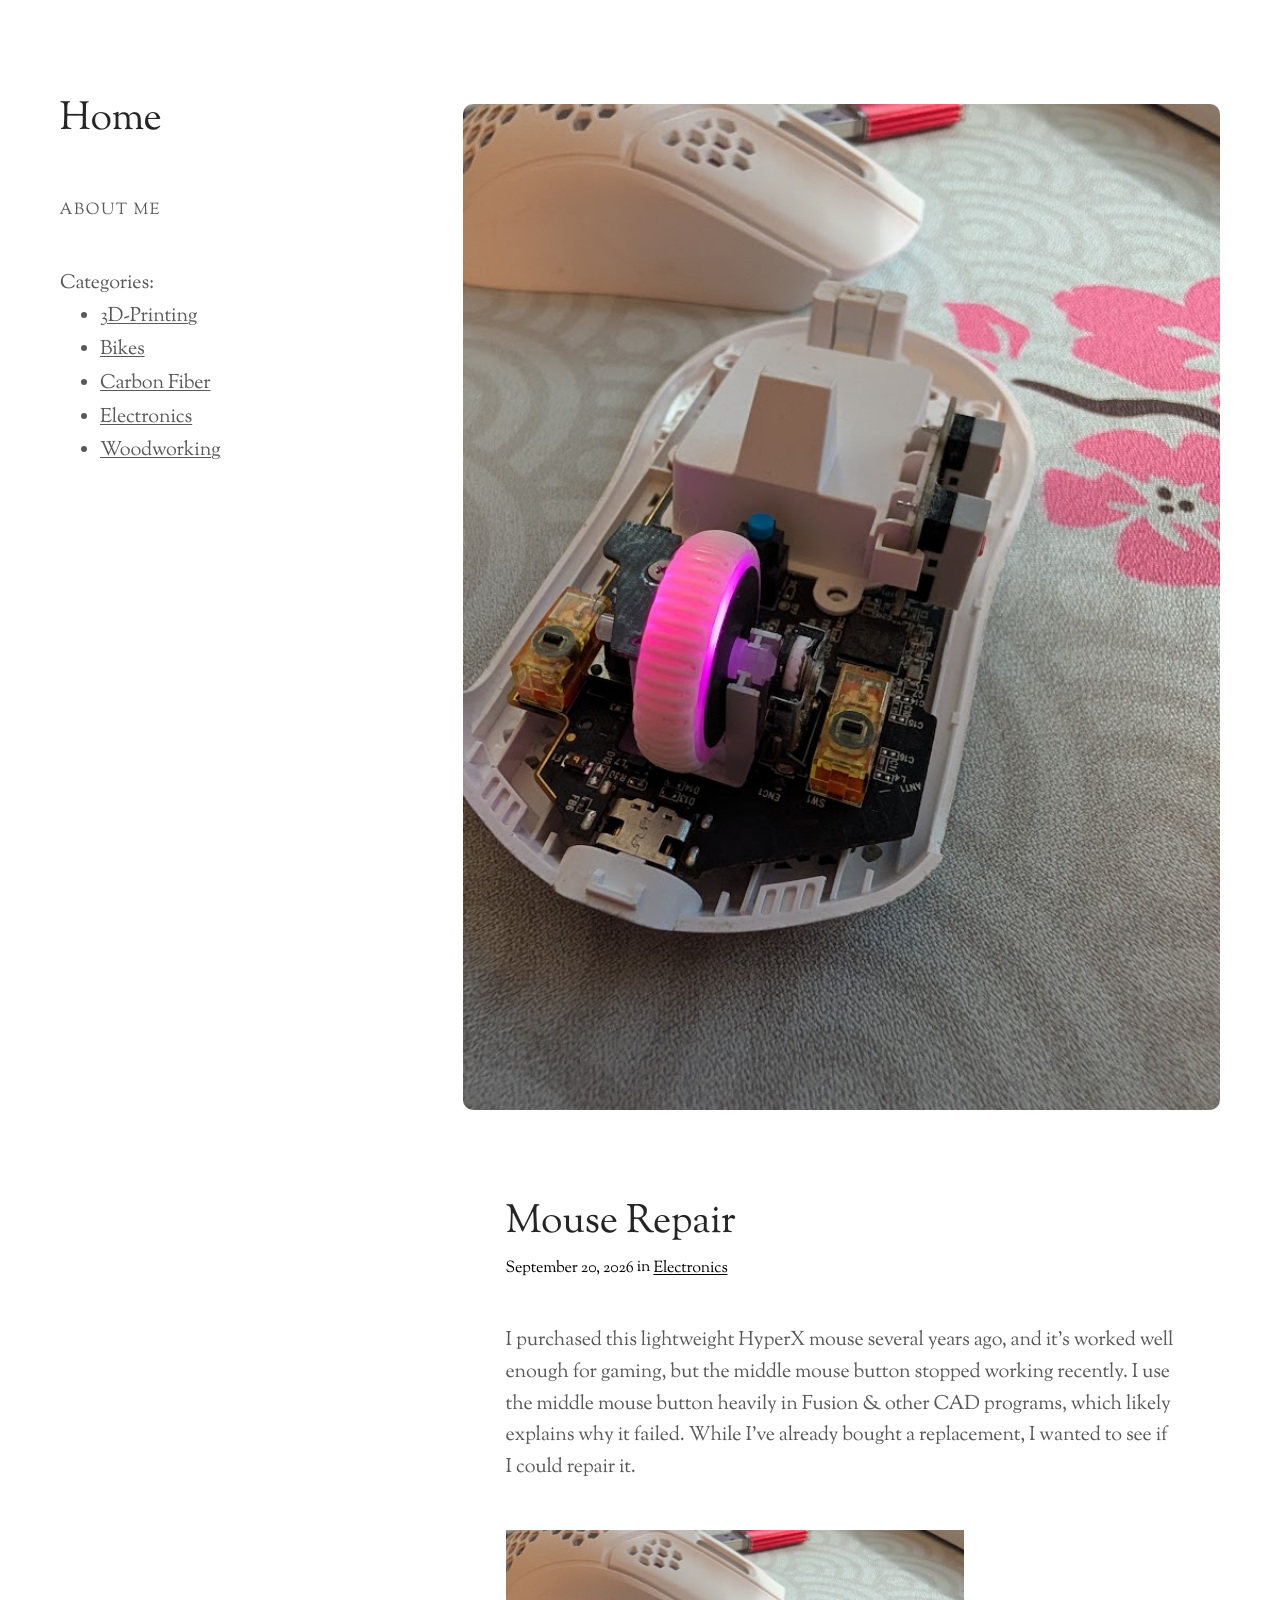
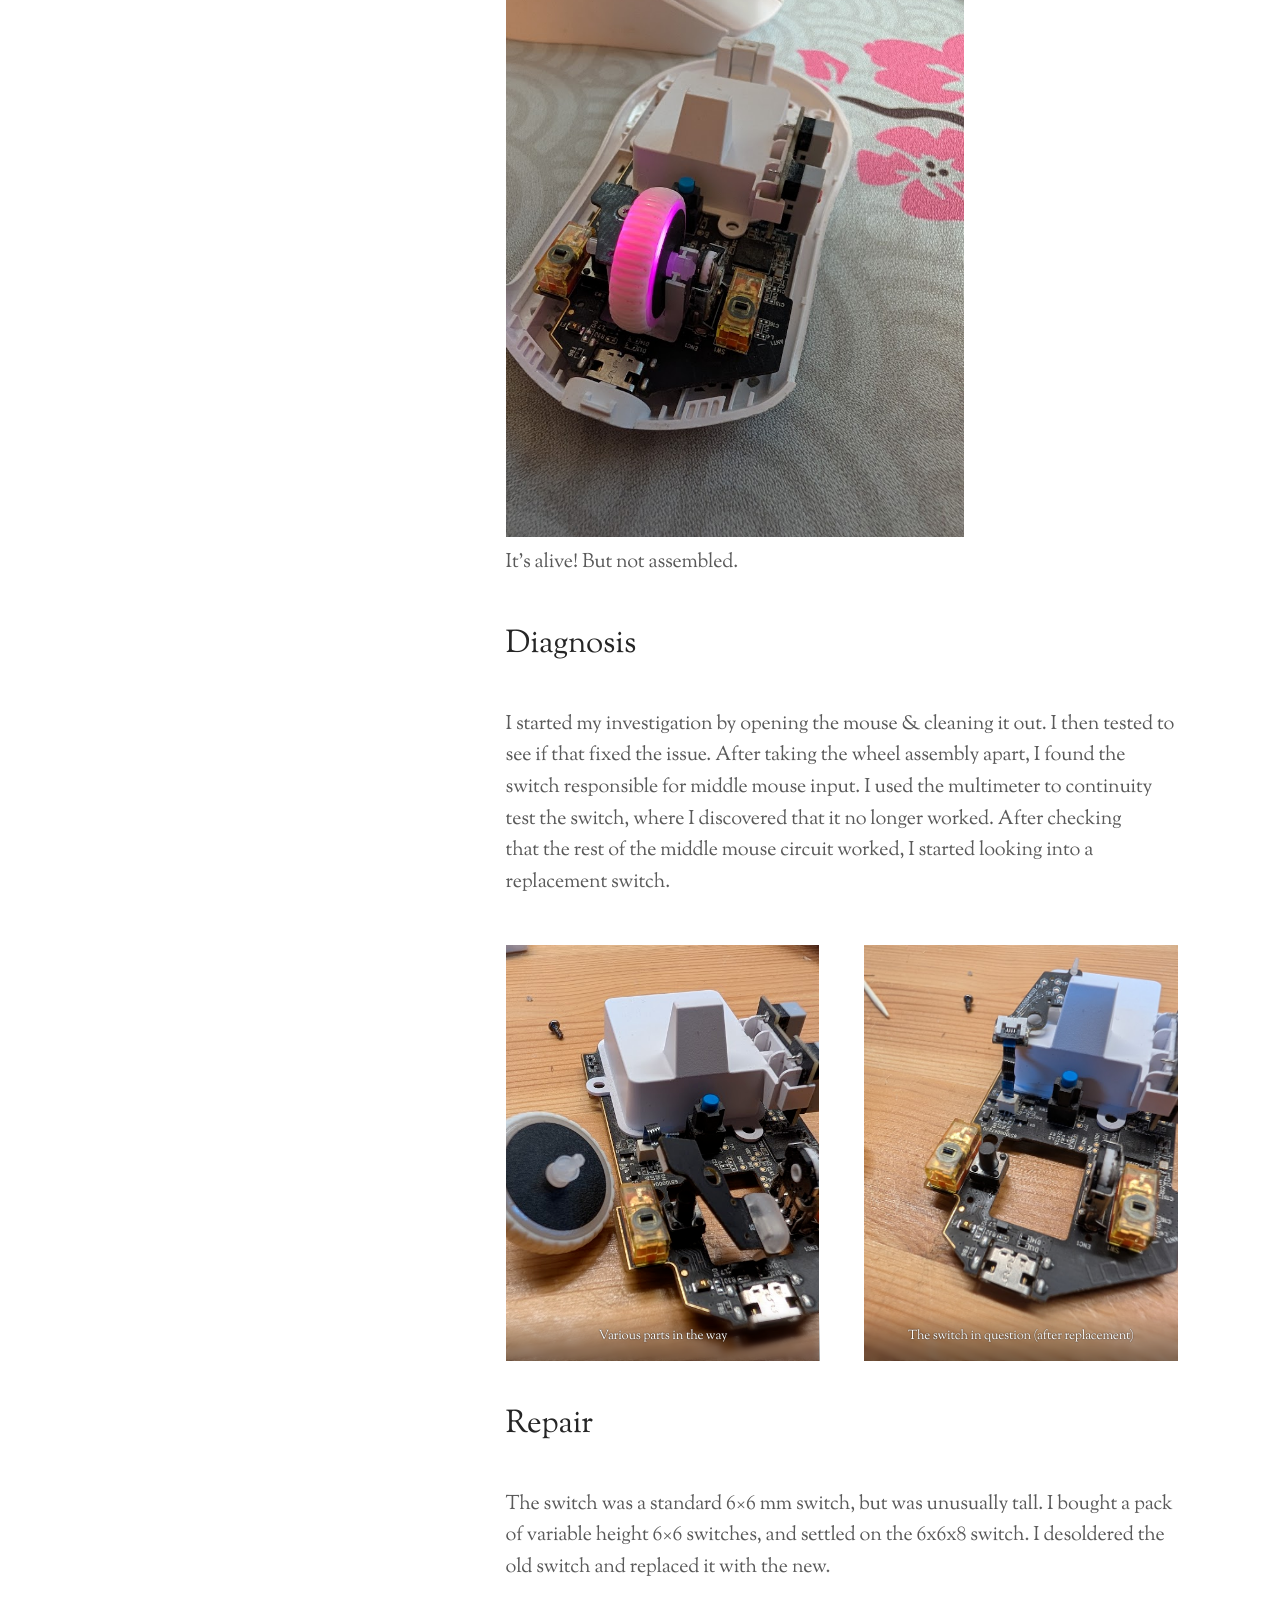
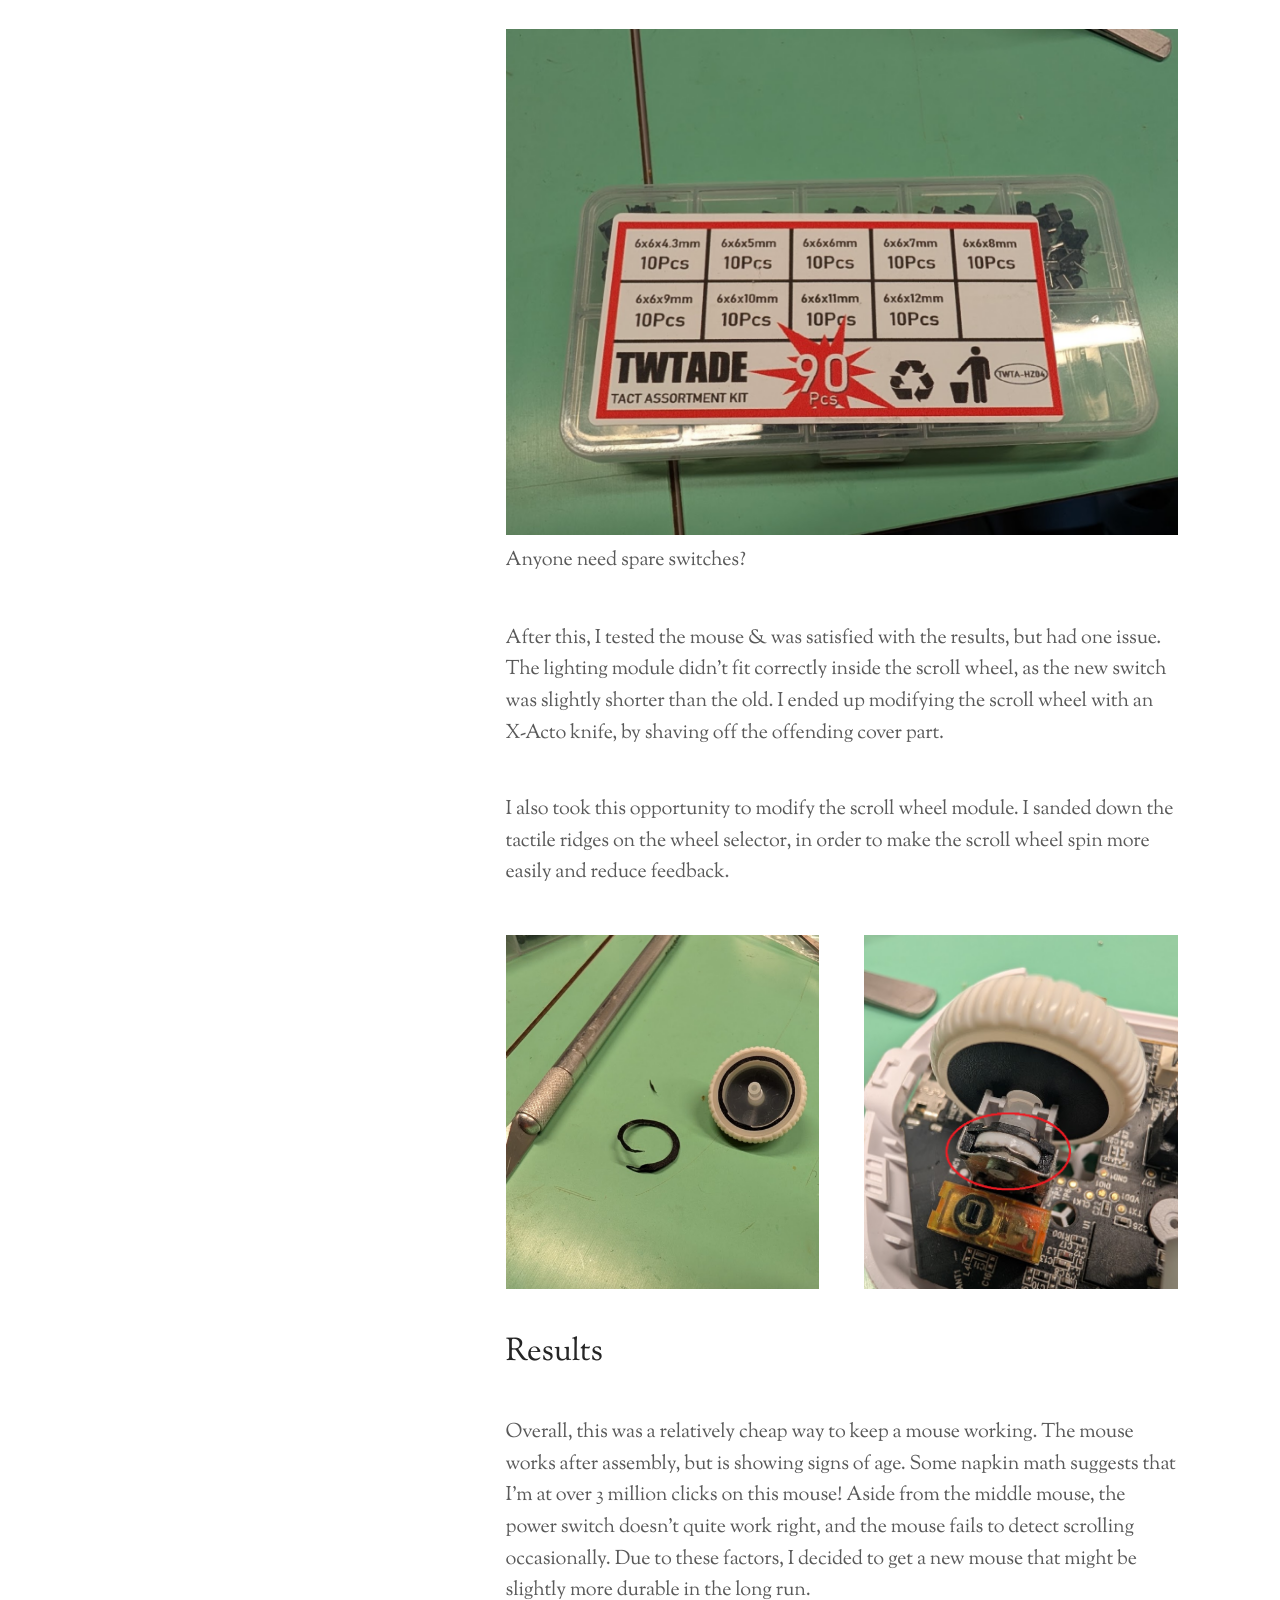
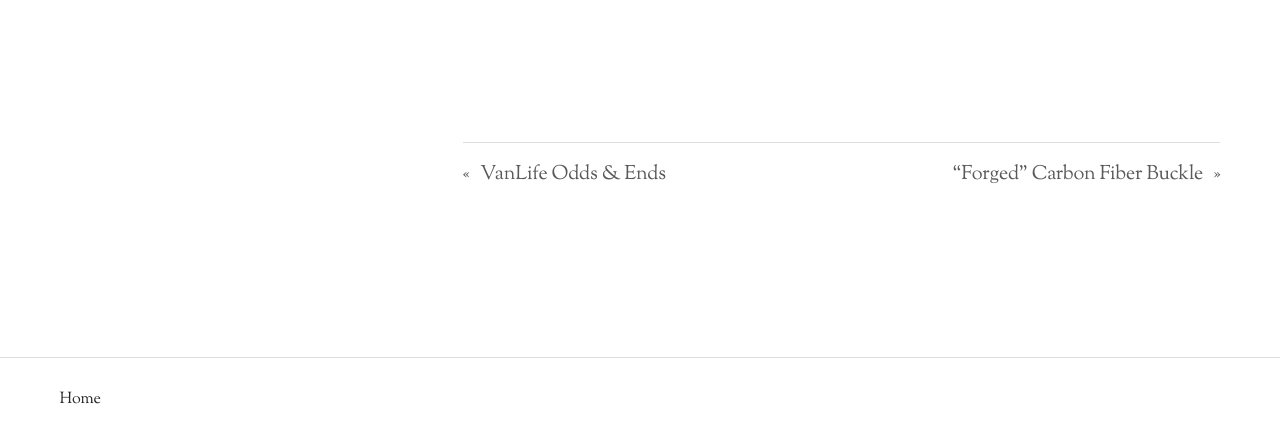
<file: mouse-repair/index.html>
<!DOCTYPE html>
<html lang="en-US">
<head><meta charset="UTF-8">
	
	<meta name="viewport" content="width=device-width, initial-scale=1">
<meta name="robots" content="max-image-preview:large">
<title>Mouse Repair – Home</title>
<link rel="alternate" type="application/rss+xml" title="Home » Feed" href="/feed/">


<style id="wp-img-auto-sizes-contain-inline-css">
img:is([sizes=auto i],[sizes^="auto," i]){contain-intrinsic-size:3000px 1500px}
/*# sourceURL=wp-img-auto-sizes-contain-inline-css */
</style>
<style id="wp-block-spacer-inline-css">
.wp-block-spacer{clear:both}
/*# sourceURL=/wp-includes/blocks/spacer/style.min.css */
</style>
<style id="wp-block-site-title-inline-css">
.wp-block-site-title{box-sizing:border-box}.wp-block-site-title :where(a){color:inherit;font-family:inherit;font-size:inherit;font-style:inherit;font-weight:inherit;letter-spacing:inherit;line-height:inherit;text-decoration:inherit}
/*# sourceURL=/wp-includes/blocks/site-title/style.min.css */
</style>
<style id="wp-block-group-inline-css">
.wp-block-group{box-sizing:border-box}:where(.wp-block-group.wp-block-group-is-layout-constrained){position:relative}
/*# sourceURL=/wp-includes/blocks/group/style.min.css */
</style>
<style id="wp-block-page-list-inline-css">
.wp-block-navigation .wp-block-page-list{align-items:var(--navigation-layout-align,initial);background-color:inherit;display:flex;flex-direction:var(--navigation-layout-direction,initial);flex-wrap:var(--navigation-layout-wrap,wrap);justify-content:var(--navigation-layout-justify,initial)}.wp-block-navigation .wp-block-navigation-item{background-color:inherit}.wp-block-page-list{box-sizing:border-box}
/*# sourceURL=/wp-includes/blocks/page-list/style.min.css */
</style>
<link rel="stylesheet" id="wp-block-navigation-css" href="/wp-includes/blocks/navigation/style.min.css?ver=7.1.1" media="all">
<style id="wp-block-paragraph-inline-css">
.is-small-text{font-size:.875em}.is-regular-text{font-size:1em}.is-large-text{font-size:2.25em}.is-larger-text{font-size:3em}.has-drop-cap:not(:focus):first-letter{float:left;font-size:8.4em;font-style:normal;font-weight:100;line-height:.68;margin:.05em .1em 0 0;text-transform:uppercase}body.rtl .has-drop-cap:not(:focus):first-letter{float:none;margin-left:.1em}p.has-drop-cap.has-background{overflow:hidden}:root :where(p.has-background){padding:1.25em 2.375em}:where(p.has-text-color:not(.has-link-color)) a{color:inherit}p.has-text-align-left[style*="writing-mode:vertical-lr"],p.has-text-align-right[style*="writing-mode:vertical-rl"]{rotate:180deg}
/*# sourceURL=/wp-includes/blocks/paragraph/style.min.css */
</style>
<style id="wp-block-categories-inline-css">
.wp-block-categories{box-sizing:border-box}.wp-block-categories.alignleft{margin-right:2em}.wp-block-categories.alignright{margin-left:2em}.wp-block-categories.wp-block-categories-dropdown.aligncenter{text-align:center}.wp-block-categories .wp-block-categories__label:not(.screen-reader-text){display:block;width:100%}
/*# sourceURL=/wp-includes/blocks/categories/style.min.css */
</style>
<style id="wp-block-columns-inline-css">
.wp-block-columns{box-sizing:border-box;display:flex;flex-wrap:wrap!important}@media (min-width:782px){.wp-block-columns{flex-wrap:nowrap!important}}.wp-block-columns{align-items:normal!important}.wp-block-columns.are-vertically-aligned-top{align-items:flex-start}.wp-block-columns.are-vertically-aligned-center{align-items:center}.wp-block-columns.are-vertically-aligned-bottom{align-items:flex-end}@media (max-width:781px){.wp-block-columns:not(.is-not-stacked-on-mobile)>.wp-block-column{flex-basis:100%!important}}@media (min-width:782px){.wp-block-columns:not(.is-not-stacked-on-mobile)>.wp-block-column{flex-basis:0;flex-grow:1}.wp-block-columns:not(.is-not-stacked-on-mobile)>.wp-block-column[style*=flex-basis]{flex-grow:0}}.wp-block-columns.is-not-stacked-on-mobile{flex-wrap:nowrap!important}.wp-block-columns.is-not-stacked-on-mobile>.wp-block-column{flex-basis:0;flex-grow:1}.wp-block-columns.is-not-stacked-on-mobile>.wp-block-column[style*=flex-basis]{flex-grow:0}:where(.wp-block-columns){margin-bottom:1.75em}:where(.wp-block-columns.has-background){padding:1.25em 2.375em}.wp-block-column{flex-grow:1;min-width:0;overflow-wrap:break-word;word-break:break-word}.wp-block-column.is-vertically-aligned-top{align-self:flex-start}.wp-block-column.is-vertically-aligned-center{align-self:center}.wp-block-column.is-vertically-aligned-bottom{align-self:flex-end}.wp-block-column.is-vertically-aligned-stretch{align-self:stretch}.wp-block-column.is-vertically-aligned-bottom,.wp-block-column.is-vertically-aligned-center,.wp-block-column.is-vertically-aligned-top{width:100%}
/*# sourceURL=/wp-includes/blocks/columns/style.min.css */
</style>
<style id="wp-block-post-featured-image-inline-css">
.wp-block-post-featured-image{margin-left:0;margin-right:0}.wp-block-post-featured-image a{display:block;height:100%}.wp-block-post-featured-image :where(img){box-sizing:border-box;height:auto;max-width:100%;vertical-align:bottom;width:100%}.wp-block-post-featured-image.alignfull img,.wp-block-post-featured-image.alignwide img{width:100%}.wp-block-post-featured-image .wp-block-post-featured-image__overlay.has-background-dim{background-color:#000;inset:0;position:absolute}.wp-block-post-featured-image{position:relative}.wp-block-post-featured-image .wp-block-post-featured-image__overlay.has-background-gradient{background-color:transparent}.wp-block-post-featured-image .wp-block-post-featured-image__overlay.has-background-dim-0{opacity:0}.wp-block-post-featured-image .wp-block-post-featured-image__overlay.has-background-dim-10{opacity:.1}.wp-block-post-featured-image .wp-block-post-featured-image__overlay.has-background-dim-20{opacity:.2}.wp-block-post-featured-image .wp-block-post-featured-image__overlay.has-background-dim-30{opacity:.3}.wp-block-post-featured-image .wp-block-post-featured-image__overlay.has-background-dim-40{opacity:.4}.wp-block-post-featured-image .wp-block-post-featured-image__overlay.has-background-dim-50{opacity:.5}.wp-block-post-featured-image .wp-block-post-featured-image__overlay.has-background-dim-60{opacity:.6}.wp-block-post-featured-image .wp-block-post-featured-image__overlay.has-background-dim-70{opacity:.7}.wp-block-post-featured-image .wp-block-post-featured-image__overlay.has-background-dim-80{opacity:.8}.wp-block-post-featured-image .wp-block-post-featured-image__overlay.has-background-dim-90{opacity:.9}.wp-block-post-featured-image .wp-block-post-featured-image__overlay.has-background-dim-100{opacity:1}.wp-block-post-featured-image:where(.alignleft,.alignright){width:100%}
/*# sourceURL=/wp-includes/blocks/post-featured-image/style.min.css */
</style>
<style id="wp-block-post-title-inline-css">
.wp-block-post-title{box-sizing:border-box;word-break:break-word}.wp-block-post-title :where(a){display:inline-block;font-family:inherit;font-size:inherit;font-style:inherit;font-weight:inherit;letter-spacing:inherit;line-height:inherit;text-decoration:inherit}
/*# sourceURL=/wp-includes/blocks/post-title/style.min.css */
</style>
<style id="wp-block-post-date-inline-css">
.wp-block-post-date{box-sizing:border-box}
/*# sourceURL=/wp-includes/blocks/post-date/style.min.css */
</style>
<style id="wp-block-post-terms-inline-css">
.wp-block-post-terms{box-sizing:border-box}.wp-block-post-terms .wp-block-post-terms__separator{white-space:pre-wrap}
/*# sourceURL=/wp-includes/blocks/post-terms/style.min.css */
</style>
<style id="wp-block-image-inline-css">
.wp-block-image>a,.wp-block-image>figure>a{display:inline-block}.wp-block-image img{box-sizing:border-box;height:auto;max-width:100%;vertical-align:bottom}@media not (prefers-reduced-motion){.wp-block-image img.hide{visibility:hidden}.wp-block-image img.show{animation:show-content-image .4s}}.wp-block-image[style*=border-radius] img,.wp-block-image[style*=border-radius]>a{border-radius:inherit}.wp-block-image.has-custom-border img{box-sizing:border-box}.wp-block-image.aligncenter{text-align:center}.wp-block-image.alignfull>a,.wp-block-image.alignwide>a{width:100%}.wp-block-image.alignfull img,.wp-block-image.alignwide img{height:auto;width:100%}.wp-block-image .aligncenter,.wp-block-image .alignleft,.wp-block-image .alignright,.wp-block-image.aligncenter,.wp-block-image.alignleft,.wp-block-image.alignright{display:table}.wp-block-image .aligncenter>figcaption,.wp-block-image .alignleft>figcaption,.wp-block-image .alignright>figcaption,.wp-block-image.aligncenter>figcaption,.wp-block-image.alignleft>figcaption,.wp-block-image.alignright>figcaption{caption-side:bottom;display:table-caption}.wp-block-image .alignleft{float:left;margin:.5em 1em .5em 0}.wp-block-image .alignright{float:right;margin:.5em 0 .5em 1em}.wp-block-image .aligncenter{margin-left:auto;margin-right:auto}.wp-block-image :where(figcaption){margin-bottom:1em;margin-top:.5em}.wp-block-image.is-style-circle-mask img{border-radius:9999px}@supports ((-webkit-mask-image:none) or (mask-image:none)) or (-webkit-mask-image:none){.wp-block-image.is-style-circle-mask img{border-radius:0;-webkit-mask-image:url('data:image/svg+xml;utf8,<svg viewBox="0 0 100 100" xmlns="http://www.w3.org/2000/svg"><circle cx="50" cy="50" r="50"/></svg>');mask-image:url('data:image/svg+xml;utf8,<svg viewBox="0 0 100 100" xmlns="http://www.w3.org/2000/svg"><circle cx="50" cy="50" r="50"/></svg>');mask-mode:alpha;-webkit-mask-position:center;mask-position:center;-webkit-mask-repeat:no-repeat;mask-repeat:no-repeat;-webkit-mask-size:contain;mask-size:contain}}:root :where(.wp-block-image.is-style-rounded img,.wp-block-image .is-style-rounded img){border-radius:9999px}.wp-block-image figure{margin:0}.wp-lightbox-container{display:flex;flex-direction:column;position:relative}.wp-lightbox-container img{cursor:zoom-in}.wp-lightbox-container img:hover+button{opacity:1}.wp-lightbox-container button{align-items:center;backdrop-filter:blur(16px) saturate(180%);background-color:rgba(90,90,90,.25);border:none;border-radius:4px;cursor:zoom-in;display:flex;height:20px;justify-content:center;opacity:0;padding:0;position:absolute;right:16px;text-align:center;top:16px;width:20px;z-index:100}@media not (prefers-reduced-motion){.wp-lightbox-container button{transition:opacity .2s ease}}.wp-lightbox-container button:focus-visible{outline:3px auto rgba(90,90,90,.25);outline:3px auto -webkit-focus-ring-color;outline-offset:3px}.wp-lightbox-container button:hover{cursor:pointer;opacity:1}.wp-lightbox-container button:focus{opacity:1}.wp-lightbox-container button:focus,.wp-lightbox-container button:hover,.wp-lightbox-container button:not(:hover):not(:active):not(.has-background){background-color:rgba(90,90,90,.25);border:none}.wp-lightbox-overlay{box-sizing:border-box;cursor:zoom-out;height:100vh;left:0;overflow:hidden;position:fixed;top:0;visibility:hidden;width:100%;z-index:100000}.wp-lightbox-overlay .wp-lightbox-close-button{align-items:center;cursor:pointer;display:flex;font-family:inherit;gap:8px;justify-content:center;line-height:1;min-height:40px;min-width:40px;padding:0 4px;position:absolute;right:calc(env(safe-area-inset-right) + 16px);top:calc(env(safe-area-inset-top) + 16px);z-index:5000000}.wp-lightbox-overlay .wp-lightbox-close-button:focus,.wp-lightbox-overlay .wp-lightbox-close-button:hover,.wp-lightbox-overlay .wp-lightbox-close-button:not(:hover):not(:active):not(.has-background){background:none;border:none}.wp-lightbox-overlay .wp-lightbox-close-button:has(.wp-lightbox-close-text:not([hidden])) .wp-lightbox-close-icon svg{height:1em;width:1em}.wp-lightbox-overlay .wp-lightbox-close-icon svg{display:block}.wp-lightbox-overlay .wp-lightbox-navigation-button-next,.wp-lightbox-overlay .wp-lightbox-navigation-button-prev{align-items:center;bottom:16px;cursor:pointer;display:flex;font-family:inherit;gap:4px;justify-content:center;line-height:1;min-height:40px;min-width:40px;padding:0 8px;position:absolute;z-index:2000002}.wp-lightbox-overlay .wp-lightbox-navigation-button-next[hidden],.wp-lightbox-overlay .wp-lightbox-navigation-button-prev[hidden]{display:none}@media (min-width:960px){.wp-lightbox-overlay .wp-lightbox-navigation-button-next,.wp-lightbox-overlay .wp-lightbox-navigation-button-prev{bottom:50%;transform:translateY(-50%)}}.wp-lightbox-overlay .wp-lightbox-navigation-button-next:focus,.wp-lightbox-overlay .wp-lightbox-navigation-button-next:hover,.wp-lightbox-overlay .wp-lightbox-navigation-button-next:not(:hover):not(:active):not(.has-background),.wp-lightbox-overlay .wp-lightbox-navigation-button-prev:focus,.wp-lightbox-overlay .wp-lightbox-navigation-button-prev:hover,.wp-lightbox-overlay .wp-lightbox-navigation-button-prev:not(:hover):not(:active):not(.has-background){background:none;border:none;padding:0 8px}.wp-lightbox-overlay .wp-lightbox-navigation-button-next:has(.wp-lightbox-navigation-text:not([hidden])) .wp-lightbox-navigation-icon svg,.wp-lightbox-overlay .wp-lightbox-navigation-button-prev:has(.wp-lightbox-navigation-text:not([hidden])) .wp-lightbox-navigation-icon svg{display:block;height:1.5em;width:1.5em}.wp-lightbox-overlay .wp-lightbox-navigation-button-prev{left:calc(env(safe-area-inset-left) + 16px)}.wp-lightbox-overlay .wp-lightbox-navigation-button-next{right:calc(env(safe-area-inset-right) + 16px)}.wp-lightbox-overlay .wp-lightbox-navigation-icon svg{vertical-align:middle}.wp-lightbox-overlay .lightbox-image-container{height:var(--wp--lightbox-container-height);left:50%;overflow:hidden;position:absolute;top:50%;transform:translate(-50%,-50%);transform-origin:top left;width:var(--wp--lightbox-container-width);z-index:2000001}.wp-lightbox-overlay .wp-block-image{align-items:center;box-sizing:border-box;display:flex;height:100%;justify-content:center;margin:0;position:relative;transform-origin:0 0;width:100%;z-index:3000000}.wp-lightbox-overlay .wp-block-image img{height:var(--wp--lightbox-image-height);min-height:var(--wp--lightbox-image-height);min-width:var(--wp--lightbox-image-width);width:var(--wp--lightbox-image-width)}.wp-lightbox-overlay .wp-block-image figcaption{display:none}.wp-lightbox-overlay button{background:none;border:none}.wp-lightbox-overlay .scrim{background-color:#fff;height:100%;opacity:.9;position:absolute;width:100%;z-index:2000000}.wp-lightbox-overlay.active{visibility:visible}@media not (prefers-reduced-motion){.wp-lightbox-overlay.active{animation:turn-on-visibility .25s both}.wp-lightbox-overlay.active img{animation:turn-on-visibility .35s both}.wp-lightbox-overlay.show-closing-animation:not(.active){animation:turn-off-visibility .35s both}.wp-lightbox-overlay.show-closing-animation:not(.active) img{animation:turn-off-visibility .25s both}.wp-lightbox-overlay.zoom.active{animation:none;opacity:1;visibility:visible}.wp-lightbox-overlay.zoom.active .lightbox-image-container{animation:lightbox-zoom-in .4s}.wp-lightbox-overlay.zoom.active .lightbox-image-container img{animation:none}.wp-lightbox-overlay.zoom.active .scrim{animation:turn-on-visibility .4s forwards}.wp-lightbox-overlay.zoom.show-closing-animation:not(.active){animation:none}.wp-lightbox-overlay.zoom.show-closing-animation:not(.active) .lightbox-image-container{animation:lightbox-zoom-out .4s}.wp-lightbox-overlay.zoom.show-closing-animation:not(.active) .lightbox-image-container img{animation:none}.wp-lightbox-overlay.zoom.show-closing-animation:not(.active) .scrim{animation:turn-off-visibility .4s forwards}}@keyframes show-content-image{0%{visibility:hidden}99%{visibility:hidden}to{visibility:visible}}@keyframes turn-on-visibility{0%{opacity:0}to{opacity:1}}@keyframes turn-off-visibility{0%{opacity:1;visibility:visible}99%{opacity:0;visibility:visible}to{opacity:0;visibility:hidden}}@keyframes lightbox-zoom-in{0%{transform:translate(calc((-100vw + var(--wp--lightbox-scrollbar-width))/2 + var(--wp--lightbox-initial-left-position)),calc(-50vh + var(--wp--lightbox-initial-top-position))) scale(var(--wp--lightbox-scale))}to{transform:translate(-50%,-50%) scale(1)}}@keyframes lightbox-zoom-out{0%{transform:translate(-50%,-50%) scale(1);visibility:visible}99%{visibility:visible}to{transform:translate(calc((-100vw + var(--wp--lightbox-scrollbar-width))/2 + var(--wp--lightbox-initial-left-position)),calc(-50vh + var(--wp--lightbox-initial-top-position))) scale(var(--wp--lightbox-scale));visibility:hidden}}
/*# sourceURL=/wp-includes/blocks/image/style.min.css */
</style>
<style id="wp-block-heading-inline-css">
h1:where(.wp-block-heading).has-background,h2:where(.wp-block-heading).has-background,h3:where(.wp-block-heading).has-background,h4:where(.wp-block-heading).has-background,h5:where(.wp-block-heading).has-background,h6:where(.wp-block-heading).has-background{padding:1.25em 2.375em}h1.has-text-align-left[style*=writing-mode]:where([style*=vertical-lr]),h1.has-text-align-right[style*=writing-mode]:where([style*=vertical-rl]),h2.has-text-align-left[style*=writing-mode]:where([style*=vertical-lr]),h2.has-text-align-right[style*=writing-mode]:where([style*=vertical-rl]),h3.has-text-align-left[style*=writing-mode]:where([style*=vertical-lr]),h3.has-text-align-right[style*=writing-mode]:where([style*=vertical-rl]),h4.has-text-align-left[style*=writing-mode]:where([style*=vertical-lr]),h4.has-text-align-right[style*=writing-mode]:where([style*=vertical-rl]),h5.has-text-align-left[style*=writing-mode]:where([style*=vertical-lr]),h5.has-text-align-right[style*=writing-mode]:where([style*=vertical-rl]),h6.has-text-align-left[style*=writing-mode]:where([style*=vertical-lr]),h6.has-text-align-right[style*=writing-mode]:where([style*=vertical-rl]){rotate:180deg}
/*# sourceURL=/wp-includes/blocks/heading/style.min.css */
</style>
<style id="wp-block-gallery-inline-css">
.blocks-gallery-grid:not(.has-nested-images),.wp-block-gallery:not(.has-nested-images){display:flex;flex-wrap:wrap;list-style-type:none;margin:0;padding:0}.blocks-gallery-grid:not(.has-nested-images) .blocks-gallery-image,.blocks-gallery-grid:not(.has-nested-images) .blocks-gallery-item,.wp-block-gallery:not(.has-nested-images) .blocks-gallery-image,.wp-block-gallery:not(.has-nested-images) .blocks-gallery-item{display:flex;flex-direction:column;flex-grow:1;justify-content:center;margin:0 1em 1em 0;position:relative;width:calc(50% - 1em)}.blocks-gallery-grid:not(.has-nested-images) .blocks-gallery-image:nth-of-type(2n),.blocks-gallery-grid:not(.has-nested-images) .blocks-gallery-item:nth-of-type(2n),.wp-block-gallery:not(.has-nested-images) .blocks-gallery-image:nth-of-type(2n),.wp-block-gallery:not(.has-nested-images) .blocks-gallery-item:nth-of-type(2n){margin-right:0}.blocks-gallery-grid:not(.has-nested-images) .blocks-gallery-image figure,.blocks-gallery-grid:not(.has-nested-images) .blocks-gallery-item figure,.wp-block-gallery:not(.has-nested-images) .blocks-gallery-image figure,.wp-block-gallery:not(.has-nested-images) .blocks-gallery-item figure{align-items:flex-end;display:flex;height:100%;justify-content:flex-start;margin:0}.blocks-gallery-grid:not(.has-nested-images) .blocks-gallery-image img,.blocks-gallery-grid:not(.has-nested-images) .blocks-gallery-item img,.wp-block-gallery:not(.has-nested-images) .blocks-gallery-image img,.wp-block-gallery:not(.has-nested-images) .blocks-gallery-item img{display:block;height:auto;max-width:100%;width:auto}.blocks-gallery-grid:not(.has-nested-images) .blocks-gallery-image figcaption,.blocks-gallery-grid:not(.has-nested-images) .blocks-gallery-item figcaption,.wp-block-gallery:not(.has-nested-images) .blocks-gallery-image figcaption,.wp-block-gallery:not(.has-nested-images) .blocks-gallery-item figcaption{background:linear-gradient(0deg,rgba(0,0,0,.7),rgba(0,0,0,.3) 70%,transparent);bottom:0;box-sizing:border-box;color:#fff;font-size:.8em;margin:0;max-height:100%;overflow:auto;padding:3em .77em .7em;position:absolute;text-align:center;width:100%;z-index:2}.blocks-gallery-grid:not(.has-nested-images) .blocks-gallery-image figcaption img,.blocks-gallery-grid:not(.has-nested-images) .blocks-gallery-item figcaption img,.wp-block-gallery:not(.has-nested-images) .blocks-gallery-image figcaption img,.wp-block-gallery:not(.has-nested-images) .blocks-gallery-item figcaption img{display:inline}.blocks-gallery-grid:not(.has-nested-images) figcaption,.wp-block-gallery:not(.has-nested-images) figcaption{flex-grow:1}.blocks-gallery-grid:not(.has-nested-images).is-cropped .blocks-gallery-image a,.blocks-gallery-grid:not(.has-nested-images).is-cropped .blocks-gallery-image img,.blocks-gallery-grid:not(.has-nested-images).is-cropped .blocks-gallery-item a,.blocks-gallery-grid:not(.has-nested-images).is-cropped .blocks-gallery-item img,.wp-block-gallery:not(.has-nested-images).is-cropped .blocks-gallery-image a,.wp-block-gallery:not(.has-nested-images).is-cropped .blocks-gallery-image img,.wp-block-gallery:not(.has-nested-images).is-cropped .blocks-gallery-item a,.wp-block-gallery:not(.has-nested-images).is-cropped .blocks-gallery-item img{flex:1;height:100%;-o-object-fit:cover;object-fit:cover;width:100%}.blocks-gallery-grid:not(.has-nested-images).columns-1 .blocks-gallery-image,.blocks-gallery-grid:not(.has-nested-images).columns-1 .blocks-gallery-item,.wp-block-gallery:not(.has-nested-images).columns-1 .blocks-gallery-image,.wp-block-gallery:not(.has-nested-images).columns-1 .blocks-gallery-item{margin-right:0;width:100%}@media (min-width:600px){.blocks-gallery-grid:not(.has-nested-images).columns-3 .blocks-gallery-image,.blocks-gallery-grid:not(.has-nested-images).columns-3 .blocks-gallery-item,.wp-block-gallery:not(.has-nested-images).columns-3 .blocks-gallery-image,.wp-block-gallery:not(.has-nested-images).columns-3 .blocks-gallery-item{margin-right:1em;width:calc(33.33333% - .66667em)}.blocks-gallery-grid:not(.has-nested-images).columns-4 .blocks-gallery-image,.blocks-gallery-grid:not(.has-nested-images).columns-4 .blocks-gallery-item,.wp-block-gallery:not(.has-nested-images).columns-4 .blocks-gallery-image,.wp-block-gallery:not(.has-nested-images).columns-4 .blocks-gallery-item{margin-right:1em;width:calc(25% - .75em)}.blocks-gallery-grid:not(.has-nested-images).columns-5 .blocks-gallery-image,.blocks-gallery-grid:not(.has-nested-images).columns-5 .blocks-gallery-item,.wp-block-gallery:not(.has-nested-images).columns-5 .blocks-gallery-image,.wp-block-gallery:not(.has-nested-images).columns-5 .blocks-gallery-item{margin-right:1em;width:calc(20% - .8em)}.blocks-gallery-grid:not(.has-nested-images).columns-6 .blocks-gallery-image,.blocks-gallery-grid:not(.has-nested-images).columns-6 .blocks-gallery-item,.wp-block-gallery:not(.has-nested-images).columns-6 .blocks-gallery-image,.wp-block-gallery:not(.has-nested-images).columns-6 .blocks-gallery-item{margin-right:1em;width:calc(16.66667% - .83333em)}.blocks-gallery-grid:not(.has-nested-images).columns-7 .blocks-gallery-image,.blocks-gallery-grid:not(.has-nested-images).columns-7 .blocks-gallery-item,.wp-block-gallery:not(.has-nested-images).columns-7 .blocks-gallery-image,.wp-block-gallery:not(.has-nested-images).columns-7 .blocks-gallery-item{margin-right:1em;width:calc(14.28571% - .85714em)}.blocks-gallery-grid:not(.has-nested-images).columns-8 .blocks-gallery-image,.blocks-gallery-grid:not(.has-nested-images).columns-8 .blocks-gallery-item,.wp-block-gallery:not(.has-nested-images).columns-8 .blocks-gallery-image,.wp-block-gallery:not(.has-nested-images).columns-8 .blocks-gallery-item{margin-right:1em;width:calc(12.5% - .875em)}.blocks-gallery-grid:not(.has-nested-images).columns-1 .blocks-gallery-image:nth-of-type(1n),.blocks-gallery-grid:not(.has-nested-images).columns-1 .blocks-gallery-item:nth-of-type(1n),.blocks-gallery-grid:not(.has-nested-images).columns-2 .blocks-gallery-image:nth-of-type(2n),.blocks-gallery-grid:not(.has-nested-images).columns-2 .blocks-gallery-item:nth-of-type(2n),.blocks-gallery-grid:not(.has-nested-images).columns-3 .blocks-gallery-image:nth-of-type(3n),.blocks-gallery-grid:not(.has-nested-images).columns-3 .blocks-gallery-item:nth-of-type(3n),.blocks-gallery-grid:not(.has-nested-images).columns-4 .blocks-gallery-image:nth-of-type(4n),.blocks-gallery-grid:not(.has-nested-images).columns-4 .blocks-gallery-item:nth-of-type(4n),.blocks-gallery-grid:not(.has-nested-images).columns-5 .blocks-gallery-image:nth-of-type(5n),.blocks-gallery-grid:not(.has-nested-images).columns-5 .blocks-gallery-item:nth-of-type(5n),.blocks-gallery-grid:not(.has-nested-images).columns-6 .blocks-gallery-image:nth-of-type(6n),.blocks-gallery-grid:not(.has-nested-images).columns-6 .blocks-gallery-item:nth-of-type(6n),.blocks-gallery-grid:not(.has-nested-images).columns-7 .blocks-gallery-image:nth-of-type(7n),.blocks-gallery-grid:not(.has-nested-images).columns-7 .blocks-gallery-item:nth-of-type(7n),.blocks-gallery-grid:not(.has-nested-images).columns-8 .blocks-gallery-image:nth-of-type(8n),.blocks-gallery-grid:not(.has-nested-images).columns-8 .blocks-gallery-item:nth-of-type(8n),.wp-block-gallery:not(.has-nested-images).columns-1 .blocks-gallery-image:nth-of-type(1n),.wp-block-gallery:not(.has-nested-images).columns-1 .blocks-gallery-item:nth-of-type(1n),.wp-block-gallery:not(.has-nested-images).columns-2 .blocks-gallery-image:nth-of-type(2n),.wp-block-gallery:not(.has-nested-images).columns-2 .blocks-gallery-item:nth-of-type(2n),.wp-block-gallery:not(.has-nested-images).columns-3 .blocks-gallery-image:nth-of-type(3n),.wp-block-gallery:not(.has-nested-images).columns-3 .blocks-gallery-item:nth-of-type(3n),.wp-block-gallery:not(.has-nested-images).columns-4 .blocks-gallery-image:nth-of-type(4n),.wp-block-gallery:not(.has-nested-images).columns-4 .blocks-gallery-item:nth-of-type(4n),.wp-block-gallery:not(.has-nested-images).columns-5 .blocks-gallery-image:nth-of-type(5n),.wp-block-gallery:not(.has-nested-images).columns-5 .blocks-gallery-item:nth-of-type(5n),.wp-block-gallery:not(.has-nested-images).columns-6 .blocks-gallery-image:nth-of-type(6n),.wp-block-gallery:not(.has-nested-images).columns-6 .blocks-gallery-item:nth-of-type(6n),.wp-block-gallery:not(.has-nested-images).columns-7 .blocks-gallery-image:nth-of-type(7n),.wp-block-gallery:not(.has-nested-images).columns-7 .blocks-gallery-item:nth-of-type(7n),.wp-block-gallery:not(.has-nested-images).columns-8 .blocks-gallery-image:nth-of-type(8n),.wp-block-gallery:not(.has-nested-images).columns-8 .blocks-gallery-item:nth-of-type(8n){margin-right:0}}.blocks-gallery-grid:not(.has-nested-images) .blocks-gallery-image:last-child,.blocks-gallery-grid:not(.has-nested-images) .blocks-gallery-item:last-child,.wp-block-gallery:not(.has-nested-images) .blocks-gallery-image:last-child,.wp-block-gallery:not(.has-nested-images) .blocks-gallery-item:last-child{margin-right:0}.blocks-gallery-grid:not(.has-nested-images).alignleft,.blocks-gallery-grid:not(.has-nested-images).alignright,.wp-block-gallery:not(.has-nested-images).alignleft,.wp-block-gallery:not(.has-nested-images).alignright{max-width:420px;width:100%}.blocks-gallery-grid:not(.has-nested-images).aligncenter .blocks-gallery-item figure,.wp-block-gallery:not(.has-nested-images).aligncenter .blocks-gallery-item figure{justify-content:center}.wp-block-gallery:not(.is-cropped) .blocks-gallery-item{align-self:flex-start}figure.wp-block-gallery.has-nested-images{align-items:normal}.wp-block-gallery.has-nested-images figure.wp-block-image:not(#individual-image){margin:0;width:calc(50% - var(--wp--style--unstable-gallery-gap, 16px)/2)}.wp-block-gallery.has-nested-images figure.wp-block-image{box-sizing:border-box;display:flex;flex-direction:column;flex-grow:1;justify-content:center;max-width:100%;position:relative}.wp-block-gallery.has-nested-images figure.wp-block-image>a,.wp-block-gallery.has-nested-images figure.wp-block-image>div{flex-direction:column;flex-grow:1;margin:0}.wp-block-gallery.has-nested-images figure.wp-block-image img{display:block;height:auto;max-width:100%!important;width:auto}.wp-block-gallery.has-nested-images figure.wp-block-image figcaption,.wp-block-gallery.has-nested-images figure.wp-block-image:has(figcaption):before{bottom:0;left:0;max-height:100%;position:absolute;right:0}.wp-block-gallery.has-nested-images figure.wp-block-image:has(figcaption):before{backdrop-filter:blur(3px);content:"";height:100%;-webkit-mask-image:linear-gradient(0deg,#000 20%,transparent);mask-image:linear-gradient(0deg,#000 20%,transparent);max-height:3em;pointer-events:none}.wp-block-gallery.has-nested-images figure.wp-block-image figcaption{box-sizing:border-box;color:#fff;font-size:13px;margin:0;overflow:auto;padding:1em;text-align:center;text-shadow:0 0 1.5px #000}.wp-block-gallery.has-nested-images figure.wp-block-image figcaption::-webkit-scrollbar{height:12px;width:12px}.wp-block-gallery.has-nested-images figure.wp-block-image figcaption::-webkit-scrollbar-track{background-color:transparent}.wp-block-gallery.has-nested-images figure.wp-block-image figcaption::-webkit-scrollbar-thumb{background-clip:padding-box;background-color:transparent;border:3px solid transparent;border-radius:8px}.wp-block-gallery.has-nested-images figure.wp-block-image figcaption:focus-within::-webkit-scrollbar-thumb,.wp-block-gallery.has-nested-images figure.wp-block-image figcaption:focus::-webkit-scrollbar-thumb,.wp-block-gallery.has-nested-images figure.wp-block-image figcaption:hover::-webkit-scrollbar-thumb{background-color:hsla(0,0%,100%,.8)}.wp-block-gallery.has-nested-images figure.wp-block-image figcaption{scrollbar-color:transparent transparent;scrollbar-gutter:stable both-edges;scrollbar-width:thin}.wp-block-gallery.has-nested-images figure.wp-block-image figcaption:focus,.wp-block-gallery.has-nested-images figure.wp-block-image figcaption:focus-within,.wp-block-gallery.has-nested-images figure.wp-block-image figcaption:hover{scrollbar-color:hsla(0,0%,100%,.8) transparent}.wp-block-gallery.has-nested-images figure.wp-block-image figcaption{will-change:transform}@media (hover:none){.wp-block-gallery.has-nested-images figure.wp-block-image figcaption{scrollbar-color:hsla(0,0%,100%,.8) transparent}}.wp-block-gallery.has-nested-images figure.wp-block-image figcaption{background:linear-gradient(0deg,rgba(0,0,0,.4),transparent)}.wp-block-gallery.has-nested-images figure.wp-block-image figcaption img{display:inline}.wp-block-gallery.has-nested-images figure.wp-block-image figcaption a{color:inherit}.wp-block-gallery.has-nested-images figure.wp-block-image.has-custom-border img{box-sizing:border-box}.wp-block-gallery.has-nested-images figure.wp-block-image.has-custom-border>a,.wp-block-gallery.has-nested-images figure.wp-block-image.has-custom-border>div,.wp-block-gallery.has-nested-images figure.wp-block-image.is-style-rounded>a,.wp-block-gallery.has-nested-images figure.wp-block-image.is-style-rounded>div{flex:1 1 auto}.wp-block-gallery.has-nested-images figure.wp-block-image.has-custom-border figcaption,.wp-block-gallery.has-nested-images figure.wp-block-image.is-style-rounded figcaption{background:none;color:inherit;flex:initial;margin:0;padding:10px 10px 9px;position:relative;text-shadow:none}.wp-block-gallery.has-nested-images figure.wp-block-image.has-custom-border:before,.wp-block-gallery.has-nested-images figure.wp-block-image.is-style-rounded:before{content:none}.wp-block-gallery.has-nested-images figcaption{flex-basis:100%;flex-grow:1;text-align:center}.wp-block-gallery.has-nested-images:not(.is-cropped) figure.wp-block-image:not(#individual-image){margin-bottom:auto;margin-top:0}.wp-block-gallery.has-nested-images.is-cropped figure.wp-block-image:not(#individual-image){align-self:inherit}.wp-block-gallery.has-nested-images.is-cropped figure.wp-block-image:not(#individual-image)>a,.wp-block-gallery.has-nested-images.is-cropped figure.wp-block-image:not(#individual-image)>div:not(.components-drop-zone){display:flex}.wp-block-gallery.has-nested-images.is-cropped figure.wp-block-image:not(#individual-image) a,.wp-block-gallery.has-nested-images.is-cropped figure.wp-block-image:not(#individual-image) img{flex:1 0 0%;height:100%;-o-object-fit:cover;object-fit:cover;width:100%}.wp-block-gallery.has-nested-images.columns-1 figure.wp-block-image:not(#individual-image){width:100%}@media (min-width:600px){.wp-block-gallery.has-nested-images.columns-3 figure.wp-block-image:not(#individual-image){width:calc(33.33333% - var(--wp--style--unstable-gallery-gap, 16px)*.66667)}.wp-block-gallery.has-nested-images.columns-4 figure.wp-block-image:not(#individual-image){width:calc(25% - var(--wp--style--unstable-gallery-gap, 16px)*.75)}.wp-block-gallery.has-nested-images.columns-5 figure.wp-block-image:not(#individual-image){width:calc(20% - var(--wp--style--unstable-gallery-gap, 16px)*.8)}.wp-block-gallery.has-nested-images.columns-6 figure.wp-block-image:not(#individual-image){width:calc(16.66667% - var(--wp--style--unstable-gallery-gap, 16px)*.83333)}.wp-block-gallery.has-nested-images.columns-7 figure.wp-block-image:not(#individual-image){width:calc(14.28571% - var(--wp--style--unstable-gallery-gap, 16px)*.85714)}.wp-block-gallery.has-nested-images.columns-8 figure.wp-block-image:not(#individual-image){width:calc(12.5% - var(--wp--style--unstable-gallery-gap, 16px)*.875)}.wp-block-gallery.has-nested-images.columns-default figure.wp-block-image:not(#individual-image){width:calc(33.33% - var(--wp--style--unstable-gallery-gap, 16px)*.66667)}.wp-block-gallery.has-nested-images.columns-default figure.wp-block-image:not(#individual-image):first-child:nth-last-child(2),.wp-block-gallery.has-nested-images.columns-default figure.wp-block-image:not(#individual-image):first-child:nth-last-child(2)~figure.wp-block-image:not(#individual-image){width:calc(50% - var(--wp--style--unstable-gallery-gap, 16px)*.5)}.wp-block-gallery.has-nested-images.columns-default figure.wp-block-image:not(#individual-image):first-child:last-child{width:100%}}.wp-block-gallery.has-nested-images.alignleft,.wp-block-gallery.has-nested-images.alignright{max-width:420px;width:100%}.wp-block-gallery.has-nested-images.aligncenter{justify-content:center}
/*# sourceURL=/wp-includes/blocks/gallery/style.min.css */
</style>
<style id="wp-block-post-content-inline-css">
.wp-block-post-content{display:flow-root}
/*# sourceURL=/wp-includes/blocks/post-content/style.min.css */
</style>
<style id="wp-block-post-navigation-link-inline-css">
.wp-block-post-navigation-link .wp-block-post-navigation-link__arrow-previous{display:inline-block;margin-right:1ch}.wp-block-post-navigation-link .wp-block-post-navigation-link__arrow-previous:not(.is-arrow-chevron){transform:scaleX(1)}.wp-block-post-navigation-link .wp-block-post-navigation-link__arrow-next{display:inline-block;margin-left:1ch}.wp-block-post-navigation-link .wp-block-post-navigation-link__arrow-next:not(.is-arrow-chevron){transform:scaleX(1)}.wp-block-post-navigation-link.has-text-align-left[style*="writing-mode: vertical-lr"],.wp-block-post-navigation-link.has-text-align-right[style*="writing-mode: vertical-rl"]{rotate:180deg}
/*# sourceURL=/wp-includes/blocks/post-navigation-link/style.min.css */
</style>
<style id="wp-emoji-styles-inline-css">

	img.wp-smiley, img.emoji {
		display: inline !important;
		border: none !important;
		box-shadow: none !important;
		height: 1em !important;
		width: 1em !important;
		margin: 0 0.07em !important;
		vertical-align: -0.1em !important;
		background: none !important;
		padding: 0 !important;
	}
/*# sourceURL=wp-emoji-styles-inline-css */
</style>
<style id="wp-block-library-inline-css">
:root{--wp-block-synced-color:#7a00df;--wp-block-synced-color--rgb:122,0,223;--wp-bound-block-color:var(--wp-block-synced-color);--wp-editor-canvas-background:#ddd;--wp-admin-theme-color:#007cba;--wp-admin-theme-color--rgb:0,124,186;--wp-admin-theme-color-darker-10:#006ba1;--wp-admin-theme-color-darker-10--rgb:0,107,160.5;--wp-admin-theme-color-darker-20:#005a87;--wp-admin-theme-color-darker-20--rgb:0,90,135;--wp-admin-border-width-focus:2px}@media (min-resolution:192dpi){:root{--wp-admin-border-width-focus:1.5px}}.wp-element-button{cursor:pointer}:root .has-very-light-gray-background-color{background-color:#eee}:root .has-very-dark-gray-background-color{background-color:#313131}:root .has-very-light-gray-color{color:#eee}:root .has-very-dark-gray-color{color:#313131}:root .has-vivid-green-cyan-to-vivid-cyan-blue-gradient-background{background:linear-gradient(135deg,#00d084,#0693e3)}:root .has-purple-crush-gradient-background{background:linear-gradient(135deg,#34e2e4,#4721fb 50%,#ab1dfe)}:root .has-hazy-dawn-gradient-background{background:linear-gradient(135deg,#faaca8,#dad0ec)}:root .has-subdued-olive-gradient-background{background:linear-gradient(135deg,#fafae1,#67a671)}:root .has-atomic-cream-gradient-background{background:linear-gradient(135deg,#fdd79a,#004a59)}:root .has-nightshade-gradient-background{background:linear-gradient(135deg,#330968,#31cdcf)}:root .has-midnight-gradient-background{background:linear-gradient(135deg,#020381,#2874fc)}:root{--wp--preset--font-size--normal:16px;--wp--preset--font-size--huge:42px}.has-regular-font-size{font-size:1em}.has-larger-font-size{font-size:2.625em}.has-normal-font-size{font-size:var(--wp--preset--font-size--normal)}.has-huge-font-size{font-size:var(--wp--preset--font-size--huge)}:root .has-text-align-center{text-align:center}:root .has-text-align-left{text-align:left}:root .has-text-align-right{text-align:right}.has-fit-text{white-space:nowrap!important}#end-resizable-editor-section{display:none}.aligncenter{clear:both}.items-justified-left{justify-content:flex-start}.items-justified-center{justify-content:center}.items-justified-right{justify-content:flex-end}.items-justified-space-between{justify-content:space-between}.screen-reader-text{word-wrap:normal!important;border:0;clip-path:inset(50%);height:1px;margin:-1px;overflow:hidden;padding:0;position:absolute;width:1px;word-break:normal!important}.screen-reader-text:focus{background-color:#ddd;clip-path:none;color:#444;display:block;font-size:1em;height:auto;left:5px;line-height:normal;padding:15px 23px 14px;text-decoration:none;top:5px;width:auto;z-index:100000}html :where(.has-border-color){border-style:solid}html :where([style^=border-color],[style*=";border-color"],[style*="; border-color"]){border-style:solid}html :where([style^=border-top-color],[style*=";border-top-color"],[style*="; border-top-color"]){border-top-style:solid}html :where([style^=border-right-color],[style*=";border-right-color"],[style*="; border-right-color"]){border-right-style:solid}html :where([style^=border-bottom-color],[style*=";border-bottom-color"],[style*="; border-bottom-color"]){border-bottom-style:solid}html :where([style^=border-left-color],[style*=";border-left-color"],[style*="; border-left-color"]){border-left-style:solid}html :where([style^=border-width],[style*=";border-width"],[style*="; border-width"]){border-style:solid}html :where([style^=border-top-width],[style*=";border-top-width"],[style*="; border-top-width"]){border-top-style:solid}html :where([style^=border-right-width],[style*=";border-right-width"],[style*="; border-right-width"]){border-right-style:solid}html :where([style^=border-bottom-width],[style*=";border-bottom-width"],[style*="; border-bottom-width"]){border-bottom-style:solid}html :where([style^=border-left-width],[style*=";border-left-width"],[style*="; border-left-width"]){border-left-style:solid}html :where(img[class*=wp-image-]){height:auto;max-width:100%}:where(figure){margin:0 0 1em}html :where(.is-position-sticky){--wp-admin--admin-bar--position-offset:var(--wp-admin--admin-bar--height,0px)}@media screen and (max-width:600px){html :where(.is-position-sticky){--wp-admin--admin-bar--position-offset:0px}}
/*# sourceURL=/wp-includes/css/dist/block-library/common.min.css */
</style>
<style id="global-styles-inline-css">
:root{--wp--preset--aspect-ratio--square: 1;--wp--preset--aspect-ratio--4-3: 4/3;--wp--preset--aspect-ratio--3-4: 3/4;--wp--preset--aspect-ratio--3-2: 3/2;--wp--preset--aspect-ratio--2-3: 2/3;--wp--preset--aspect-ratio--16-9: 16/9;--wp--preset--aspect-ratio--9-16: 9/16;--wp--preset--color--black: #000000;--wp--preset--color--cyan-bluish-gray: #abb8c3;--wp--preset--color--white: #ffffff;--wp--preset--color--pale-pink: #f78da7;--wp--preset--color--vivid-red: #cf2e2e;--wp--preset--color--luminous-vivid-orange: #ff6900;--wp--preset--color--luminous-vivid-amber: #fcb900;--wp--preset--color--light-green-cyan: #7bdcb5;--wp--preset--color--vivid-green-cyan: #00d084;--wp--preset--color--pale-cyan-blue: #8ed1fc;--wp--preset--color--vivid-cyan-blue: #0693e3;--wp--preset--color--vivid-purple: #9b51e0;--wp--preset--color--theme-1: #FFFFFF;--wp--preset--color--theme-2: #252525;--wp--preset--color--theme-3: #000000;--wp--preset--color--theme-4: #595959;--wp--preset--color--theme-5: #00000021;--wp--preset--gradient--vivid-cyan-blue-to-vivid-purple: linear-gradient(135deg,rgb(6,147,227) 0%,rgb(155,81,224) 100%);--wp--preset--gradient--light-green-cyan-to-vivid-green-cyan: linear-gradient(135deg,rgb(122,220,180) 0%,rgb(0,208,130) 100%);--wp--preset--gradient--luminous-vivid-amber-to-luminous-vivid-orange: linear-gradient(135deg,rgb(252,185,0) 0%,rgb(255,105,0) 100%);--wp--preset--gradient--luminous-vivid-orange-to-vivid-red: linear-gradient(135deg,rgb(255,105,0) 0%,rgb(207,46,46) 100%);--wp--preset--gradient--very-light-gray-to-cyan-bluish-gray: linear-gradient(135deg,rgb(238,238,238) 0%,rgb(169,184,195) 100%);--wp--preset--gradient--cool-to-warm-spectrum: linear-gradient(135deg,rgb(74,234,220) 0%,rgb(151,120,209) 20%,rgb(207,42,186) 40%,rgb(238,44,130) 60%,rgb(251,105,98) 80%,rgb(254,248,76) 100%);--wp--preset--gradient--blush-light-purple: linear-gradient(135deg,rgb(255,206,236) 0%,rgb(152,150,240) 100%);--wp--preset--gradient--blush-bordeaux: linear-gradient(135deg,rgb(254,205,165) 0%,rgb(254,45,45) 50%,rgb(107,0,62) 100%);--wp--preset--gradient--luminous-dusk: linear-gradient(135deg,rgb(255,203,112) 0%,rgb(199,81,192) 50%,rgb(65,88,208) 100%);--wp--preset--gradient--pale-ocean: linear-gradient(135deg,rgb(255,245,203) 0%,rgb(182,227,212) 50%,rgb(51,167,181) 100%);--wp--preset--gradient--electric-grass: linear-gradient(135deg,rgb(202,248,128) 0%,rgb(113,206,126) 100%);--wp--preset--gradient--midnight: linear-gradient(135deg,rgb(2,3,129) 0%,rgb(40,116,252) 100%);--wp--preset--font-size--small: 1rem;--wp--preset--font-size--medium: clamp(1.125rem, 1.125rem + ((1vw - 0.2rem) * 0.189), 1.25rem);--wp--preset--font-size--large: clamp(1.4375rem, 1.438rem + ((1vw - 0.2rem) * 0.283), 1.625rem);--wp--preset--font-size--x-large: clamp(1.625rem, 1.625rem + ((1vw - 0.2rem) * 0.568), 2rem);--wp--preset--font-size--2-x-large: clamp(2rem, 2rem + ((1vw - 0.2rem) * 0.758), 2.5rem);--wp--preset--font-family--sorts-mill-goudy: "Sorts Mill Goudy", serif;--wp--preset--font-family--quattrocento-sans: "Quattrocento Sans", sans-serif;--wp--preset--spacing--20: 8px;--wp--preset--spacing--30: 16px;--wp--preset--spacing--40: clamp(24px, 2.33vw, 32px);--wp--preset--spacing--50: clamp(32px, 3.49vw, 48px);--wp--preset--spacing--60: clamp(48px, 4.65vw, 64px);--wp--preset--spacing--70: clamp(64px, 6.98vw, 96px);--wp--preset--spacing--80: clamp(96px, 9.31vw, 128px);--wp--preset--shadow--natural: 6px 6px 9px rgba(0, 0, 0, 0.2);--wp--preset--shadow--deep: 12px 12px 50px rgba(0, 0, 0, 0.4);--wp--preset--shadow--sharp: 6px 6px 0px rgba(0, 0, 0, 0.2);--wp--preset--shadow--outlined: 6px 6px 0px -3px rgb(255, 255, 255), 6px 6px rgb(0, 0, 0);--wp--preset--shadow--crisp: 6px 6px 0px rgb(0, 0, 0);}.wp-block-button{--wp--preset--dimension--25: 25%;--wp--preset--dimension--50: 50%;--wp--preset--dimension--75: 75%;--wp--preset--dimension--100: 100%;}:root { --wp--style--global--content-size: 672px;--wp--style--global--wide-size: 1376px; }:where(body) { margin: 0; }.wp-site-blocks { padding-top: var(--wp--style--root--padding-top); padding-bottom: var(--wp--style--root--padding-bottom); }.has-global-padding { padding-right: var(--wp--style--root--padding-right); padding-left: var(--wp--style--root--padding-left); }.has-global-padding > .alignfull { margin-right: calc(var(--wp--style--root--padding-right) * -1); margin-left: calc(var(--wp--style--root--padding-left) * -1); }.has-global-padding :where(:not(.alignfull.is-layout-flow) > .has-global-padding:not(.wp-block-block, .alignfull)) { padding-right: 0; padding-left: 0; }.has-global-padding :where(:not(.alignfull.is-layout-flow) > .has-global-padding:not(.wp-block-block, .alignfull)) > .alignfull { margin-left: 0; margin-right: 0; }.wp-site-blocks > .alignleft { float: left; margin-right: 2em; }.wp-site-blocks > .alignright { float: right; margin-left: 2em; }.wp-site-blocks > .aligncenter { justify-content: center; margin-left: auto; margin-right: auto; }:where(.wp-site-blocks) > * { margin-block-start: var(--wp--preset--spacing--50); margin-block-end: 0; }:where(.wp-site-blocks) > :first-child { margin-block-start: 0; }:where(.wp-site-blocks) > :last-child { margin-block-end: 0; }:root { --wp--style--block-gap: var(--wp--preset--spacing--50); }:root :where(.is-layout-flow) > :first-child{margin-block-start: 0;}:root :where(.is-layout-flow) > :last-child{margin-block-end: 0;}:root :where(.is-layout-flow) > *{margin-block-start: var(--wp--preset--spacing--50);margin-block-end: 0;}:root :where(.is-layout-constrained) > :first-child{margin-block-start: 0;}:root :where(.is-layout-constrained) > :last-child{margin-block-end: 0;}:root :where(.is-layout-constrained) > *{margin-block-start: var(--wp--preset--spacing--50);margin-block-end: 0;}:root :where(.is-layout-flex){gap: var(--wp--preset--spacing--50);}:root :where(.is-layout-grid){gap: var(--wp--preset--spacing--50);}.is-layout-flow > .alignleft{float: left;margin-inline-start: 0;margin-inline-end: 2em;}.is-layout-flow > .alignright{float: right;margin-inline-start: 2em;margin-inline-end: 0;}.is-layout-flow > .aligncenter{margin-left: auto !important;margin-right: auto !important;}.is-layout-constrained > .alignleft{float: left;margin-inline-start: 0;margin-inline-end: 2em;}.is-layout-constrained > .alignright{float: right;margin-inline-start: 2em;margin-inline-end: 0;}.is-layout-constrained > .aligncenter{margin-left: auto !important;margin-right: auto !important;}.is-layout-constrained > :where(:not(.alignleft):not(.alignright):not(.alignfull)){max-width: var(--wp--style--global--content-size);margin-left: auto !important;margin-right: auto !important;}.is-layout-constrained > .alignwide{max-width: var(--wp--style--global--wide-size);}body .is-layout-flex{display: flex;}.is-layout-flex{flex-wrap: wrap;align-items: center;}.is-layout-flex > :is(*, div){margin: 0;}body .is-layout-grid{display: grid;}.is-layout-grid > :is(*, div){margin: 0;}body{background-color: var(--wp--preset--color--theme-1);color: var(--wp--preset--color--theme-4);font-family: var(--wp--preset--font-family--sorts-mill-goudy);font-size: var(--wp--preset--font-size--medium);font-style: normal;font-weight: 400;letter-spacing: -0.01em;line-height: 1.7;--wp--style--root--padding-top: 0px;--wp--style--root--padding-right: var(--wp--preset--spacing--40);--wp--style--root--padding-bottom: 0px;--wp--style--root--padding-left: var(--wp--preset--spacing--40);}a:where(:not(.wp-element-button)){color: currentColor;}:root :where(a:where(:not(.wp-element-button)):hover){text-decoration: none;}h1, h2, h3, h4, h5, h6{color: var(--wp--preset--color--theme-2);font-weight: 400;line-height: calc( 1em + 0.5rem );}h1{font-size: var(--wp--preset--font-size--2x-large);}h2{font-size: var(--wp--preset--font-size--x-large);}h3{font-size: var(--wp--preset--font-size--large);}h4{font-size: var(--wp--preset--font-size--medium);}h5{font-size: var(--wp--preset--font-size--small);}h6{font-size: var(--wp--preset--font-size--small);}:root :where(.wp-element-button, .wp-block-button__link){background-color: var(--wp--preset--color--theme-3);border-width: 0;color: var(--wp--preset--color--theme-1);font-family: inherit;font-size: inherit;font-style: inherit;font-weight: inherit;letter-spacing: inherit;line-height: inherit;padding-top: calc(0.667em + 2px);padding-right: calc(1.333em + 2px);padding-bottom: calc(0.667em + 2px);padding-left: calc(1.333em + 2px);text-decoration: none;text-transform: inherit;}:root :where(.wp-element-button:hover, .wp-block-button__link:hover){background-color: color-mix(in srgb, var(--wp--preset--color--theme-2) 85%, transparent);color: var(--wp--preset--color--theme-1);}:root :where(.wp-element-button:focus, .wp-block-button__link:focus){background-color: color-mix(in srgb, var(--wp--preset--color--theme-2) 85%, transparent);color: var(--wp--preset--color--theme-1);outline-offset: 4px;}:root :where(.wp-element-button:active, .wp-block-button__link:active){background-color: color-mix(in srgb, var(--wp--preset--color--theme-2) 85%, transparent);color: var(--wp--preset--color--theme-1);}:root :where(.wp-element-caption, .wp-block-audio figcaption, .wp-block-embed figcaption, .wp-block-gallery figcaption, .wp-block-image figcaption, .wp-block-table figcaption, .wp-block-video figcaption){color: var(--wp--preset--color--theme-4);}.has-black-color{color: var(--wp--preset--color--black) !important;}.has-cyan-bluish-gray-color{color: var(--wp--preset--color--cyan-bluish-gray) !important;}.has-white-color{color: var(--wp--preset--color--white) !important;}.has-pale-pink-color{color: var(--wp--preset--color--pale-pink) !important;}.has-vivid-red-color{color: var(--wp--preset--color--vivid-red) !important;}.has-luminous-vivid-orange-color{color: var(--wp--preset--color--luminous-vivid-orange) !important;}.has-luminous-vivid-amber-color{color: var(--wp--preset--color--luminous-vivid-amber) !important;}.has-light-green-cyan-color{color: var(--wp--preset--color--light-green-cyan) !important;}.has-vivid-green-cyan-color{color: var(--wp--preset--color--vivid-green-cyan) !important;}.has-pale-cyan-blue-color{color: var(--wp--preset--color--pale-cyan-blue) !important;}.has-vivid-cyan-blue-color{color: var(--wp--preset--color--vivid-cyan-blue) !important;}.has-vivid-purple-color{color: var(--wp--preset--color--vivid-purple) !important;}.has-theme-1-color{color: var(--wp--preset--color--theme-1) !important;}.has-theme-2-color{color: var(--wp--preset--color--theme-2) !important;}.has-theme-3-color{color: var(--wp--preset--color--theme-3) !important;}.has-theme-4-color{color: var(--wp--preset--color--theme-4) !important;}.has-theme-5-color{color: var(--wp--preset--color--theme-5) !important;}.has-black-background-color{background-color: var(--wp--preset--color--black) !important;}.has-cyan-bluish-gray-background-color{background-color: var(--wp--preset--color--cyan-bluish-gray) !important;}.has-white-background-color{background-color: var(--wp--preset--color--white) !important;}.has-pale-pink-background-color{background-color: var(--wp--preset--color--pale-pink) !important;}.has-vivid-red-background-color{background-color: var(--wp--preset--color--vivid-red) !important;}.has-luminous-vivid-orange-background-color{background-color: var(--wp--preset--color--luminous-vivid-orange) !important;}.has-luminous-vivid-amber-background-color{background-color: var(--wp--preset--color--luminous-vivid-amber) !important;}.has-light-green-cyan-background-color{background-color: var(--wp--preset--color--light-green-cyan) !important;}.has-vivid-green-cyan-background-color{background-color: var(--wp--preset--color--vivid-green-cyan) !important;}.has-pale-cyan-blue-background-color{background-color: var(--wp--preset--color--pale-cyan-blue) !important;}.has-vivid-cyan-blue-background-color{background-color: var(--wp--preset--color--vivid-cyan-blue) !important;}.has-vivid-purple-background-color{background-color: var(--wp--preset--color--vivid-purple) !important;}.has-theme-1-background-color{background-color: var(--wp--preset--color--theme-1) !important;}.has-theme-2-background-color{background-color: var(--wp--preset--color--theme-2) !important;}.has-theme-3-background-color{background-color: var(--wp--preset--color--theme-3) !important;}.has-theme-4-background-color{background-color: var(--wp--preset--color--theme-4) !important;}.has-theme-5-background-color{background-color: var(--wp--preset--color--theme-5) !important;}.has-black-border-color{border-color: var(--wp--preset--color--black) !important;}.has-cyan-bluish-gray-border-color{border-color: var(--wp--preset--color--cyan-bluish-gray) !important;}.has-white-border-color{border-color: var(--wp--preset--color--white) !important;}.has-pale-pink-border-color{border-color: var(--wp--preset--color--pale-pink) !important;}.has-vivid-red-border-color{border-color: var(--wp--preset--color--vivid-red) !important;}.has-luminous-vivid-orange-border-color{border-color: var(--wp--preset--color--luminous-vivid-orange) !important;}.has-luminous-vivid-amber-border-color{border-color: var(--wp--preset--color--luminous-vivid-amber) !important;}.has-light-green-cyan-border-color{border-color: var(--wp--preset--color--light-green-cyan) !important;}.has-vivid-green-cyan-border-color{border-color: var(--wp--preset--color--vivid-green-cyan) !important;}.has-pale-cyan-blue-border-color{border-color: var(--wp--preset--color--pale-cyan-blue) !important;}.has-vivid-cyan-blue-border-color{border-color: var(--wp--preset--color--vivid-cyan-blue) !important;}.has-vivid-purple-border-color{border-color: var(--wp--preset--color--vivid-purple) !important;}.has-theme-1-border-color{border-color: var(--wp--preset--color--theme-1) !important;}.has-theme-2-border-color{border-color: var(--wp--preset--color--theme-2) !important;}.has-theme-3-border-color{border-color: var(--wp--preset--color--theme-3) !important;}.has-theme-4-border-color{border-color: var(--wp--preset--color--theme-4) !important;}.has-theme-5-border-color{border-color: var(--wp--preset--color--theme-5) !important;}.has-vivid-cyan-blue-to-vivid-purple-gradient-background{background: var(--wp--preset--gradient--vivid-cyan-blue-to-vivid-purple) !important;}.has-light-green-cyan-to-vivid-green-cyan-gradient-background{background: var(--wp--preset--gradient--light-green-cyan-to-vivid-green-cyan) !important;}.has-luminous-vivid-amber-to-luminous-vivid-orange-gradient-background{background: var(--wp--preset--gradient--luminous-vivid-amber-to-luminous-vivid-orange) !important;}.has-luminous-vivid-orange-to-vivid-red-gradient-background{background: var(--wp--preset--gradient--luminous-vivid-orange-to-vivid-red) !important;}.has-very-light-gray-to-cyan-bluish-gray-gradient-background{background: var(--wp--preset--gradient--very-light-gray-to-cyan-bluish-gray) !important;}.has-cool-to-warm-spectrum-gradient-background{background: var(--wp--preset--gradient--cool-to-warm-spectrum) !important;}.has-blush-light-purple-gradient-background{background: var(--wp--preset--gradient--blush-light-purple) !important;}.has-blush-bordeaux-gradient-background{background: var(--wp--preset--gradient--blush-bordeaux) !important;}.has-luminous-dusk-gradient-background{background: var(--wp--preset--gradient--luminous-dusk) !important;}.has-pale-ocean-gradient-background{background: var(--wp--preset--gradient--pale-ocean) !important;}.has-electric-grass-gradient-background{background: var(--wp--preset--gradient--electric-grass) !important;}.has-midnight-gradient-background{background: var(--wp--preset--gradient--midnight) !important;}.has-small-font-size{font-size: var(--wp--preset--font-size--small) !important;}.has-medium-font-size{font-size: var(--wp--preset--font-size--medium) !important;}.has-large-font-size{font-size: var(--wp--preset--font-size--large) !important;}.has-x-large-font-size{font-size: var(--wp--preset--font-size--x-large) !important;}.has-2-x-large-font-size{font-size: var(--wp--preset--font-size--2-x-large) !important;}.has-sorts-mill-goudy-font-family{font-family: var(--wp--preset--font-family--sorts-mill-goudy) !important;}.has-quattrocento-sans-font-family{font-family: var(--wp--preset--font-family--quattrocento-sans) !important;}
:root :where(.wp-block-navigation a:where(:not(.wp-element-button))){text-decoration: none;}
:root :where(.wp-block-navigation a:where(:not(.wp-element-button)):hover){text-decoration: underline;}
:root :where(p){line-height: 1.6;}
:root :where(.wp-block-post-featured-image img, .wp-block-post-featured-image .block-editor-media-placeholder, .wp-block-post-featured-image .wp-block-post-featured-image__overlay){border-top-left-radius: 10px;border-top-right-radius: 10px;border-bottom-left-radius: 10px;border-bottom-right-radius: 10px;}
:root :where(.wp-block-post-navigation-link a:where(:not(.wp-element-button))){text-decoration: none;}
:root :where(.wp-block-post-navigation-link a:where(:not(.wp-element-button)):hover){text-decoration: underline;}
:root :where(.wp-block-post-terms a){white-space: nowrap;}
:root :where(.wp-block-post-title a:where(:not(.wp-element-button))){text-decoration: none;}
:root :where(.wp-block-post-title a:where(:not(.wp-element-button)):hover){text-decoration: underline;}
:root :where(.wp-block-site-title){color: var(--wp--preset--color--theme-2);}
:root :where(.wp-block-site-title a:where(:not(.wp-element-button))){color: var(--wp--preset--color--theme-2);text-decoration: none;}
:root :where(.wp-block-site-title a:where(:not(.wp-element-button)):hover){text-decoration: underline;}
/*# sourceURL=global-styles-inline-css */
</style>
<style id="core-block-supports-inline-css">
.wp-container-core-group-is-layout-c6fbfeec{gap:var(--wp--preset--spacing--20);flex-direction:column;align-items:flex-start;}@media (width <= 480px){.wp-container-core-group-is-layout-c6fbfeec{gap:0;}}.wp-container-core-navigation-is-layout-bba8c1ba{gap:var(--wp--preset--spacing--20);flex-direction:column;align-items:flex-start;}@media (width <= 480px){.wp-states-f8d432eb{font-size:var(--wp--preset--font-size--small) !important;}}.wp-container-core-group-is-layout-08ecead1{grid-template-columns:repeat(auto-fill, minmax(min(12rem, 100%), 1fr));container-type:inline-size;gap:0;}.wp-container-core-columns-is-layout-794e3cfa{flex-wrap:nowrap;}.wp-container-1{top:calc(0px + var(--wp-admin--admin-bar--position-offset, 0px));position:sticky;z-index:10;}@media (width <= 480px){.wp-states-c1e34737{padding-right:var(--wp--preset--spacing--40) !important;padding-left:var(--wp--preset--spacing--40) !important;padding-top:var(--wp--preset--spacing--40) !important;padding-bottom:var(--wp--preset--spacing--40) !important;}}@media (width <= 480px){.wp-block-hidden-mobile{display:none !important;}}.wp-container-core-group-is-layout-14ed588f{gap:0.2em;}.wp-container-core-group-is-layout-ad4534c2{gap:var(--wp--preset--spacing--20);flex-direction:column;align-items:flex-start;}@media (width <= 480px){.wp-states-5018c2aa{padding-bottom:var(--wp--preset--spacing--30) !important;}}.wp-block-gallery.wp-block-gallery-2{--wp--style--unstable-gallery-gap:var( --wp--style--gallery-gap-default, var( --gallery-block--gutter-size, var( --wp--style--block-gap, 0.5em ) ) );}.wp-block-gallery.wp-block-gallery-3{--wp--style--unstable-gallery-gap:var( --wp--style--gallery-gap-default, var( --gallery-block--gutter-size, var( --wp--style--block-gap, 0.5em ) ) );}.wp-container-core-post-content-is-layout-8555afc6 > .alignfull{margin-right:calc(0px * -1);margin-left:calc(0px * -1);}.wp-container-core-group-is-layout-e3d7d79b{flex-wrap:nowrap;justify-content:space-between;}.wp-container-core-group-is-layout-18b797ad > .alignfull{margin-right:calc(0px * -1);margin-left:calc(0px * -1);}@media (width <= 480px){.wp-states-2585c80c{padding-right:var(--wp--preset--spacing--40) !important;padding-left:var(--wp--preset--spacing--40) !important;}}.wp-container-core-columns-is-layout-e15afb30{flex-wrap:nowrap;gap:0 0;}.wp-container-core-group-is-layout-162653a7{justify-content:space-between;}@media (width <= 480px){.wp-states-060b6f14{padding-right:var(--wp--preset--spacing--40) !important;padding-left:var(--wp--preset--spacing--40) !important;}}
/*# sourceURL=core-block-supports-inline-css */
</style>
<style id="wp-block-template-skip-link-inline-css">
/*! This file is auto-generated */
.skip-link.screen-reader-text{border:0;clip-path:inset(50%);height:1px;margin:-1px;overflow:hidden;padding:0;position:absolute!important;width:1px;word-wrap:normal!important;word-break:normal!important}.skip-link.screen-reader-text:focus{background-color:#eee;clip-path:none;color:#444;display:block;font-size:1em;height:auto;left:5px;line-height:normal;padding:15px 23px 14px;text-decoration:none;top:5px;width:auto;z-index:100000}
/*# sourceURL=/wp-includes/css/wp-block-template-skip-link.min.css */
</style>
<link rel="stylesheet" id="ury-style-css" href="/wp-content/themes/ury/style.css?ver=1.0.2" media="all">
<link rel="EditURI" type="application/rsd+xml" title="RSD" href="/xmlrpc.php?rsd">
<meta name="generator" content="WordPress 7.1.1">
<link rel="canonical" href="/mouse-repair/">
<link rel="shortlink" href="/?p=111">
<style class="wp-fonts-local">
@font-face{font-family:"Sorts Mill Goudy";font-style:normal;font-weight:400;font-display:fallback;src:url('/wp-content/themes/ury/assets/fonts/sorts-mill-goudy/sorts-mill-goudy-400-normal.woff2') format('woff2');}
@font-face{font-family:"Sorts Mill Goudy";font-style:italic;font-weight:400;font-display:fallback;src:url('/wp-content/themes/ury/assets/fonts/sorts-mill-goudy/sorts-mill-goudy-400-italic.woff2') format('woff2');}
@font-face{font-family:"Quattrocento Sans";font-style:normal;font-weight:400;font-display:fallback;src:url('/wp-content/themes/ury/assets/fonts/quattrocento-sans/quattrocento-sans-400-normal.woff2') format('woff2');}
@font-face{font-family:"Quattrocento Sans";font-style:normal;font-weight:700;font-display:fallback;src:url('/wp-content/themes/ury/assets/fonts/quattrocento-sans/quattrocento-sans-700-normal.woff2') format('woff2');}
@font-face{font-family:"Quattrocento Sans";font-style:italic;font-weight:400;font-display:fallback;src:url('/wp-content/themes/ury/assets/fonts/quattrocento-sans/quattrocento-sans-400-italic.woff2') format('woff2');}
@font-face{font-family:"Quattrocento Sans";font-style:italic;font-weight:700;font-display:fallback;src:url('/wp-content/themes/ury/assets/fonts/quattrocento-sans/quattrocento-sans-700-italic.woff2') format('woff2');}
</style>
</head>

<body class="wp-singular post-template-default single single-post postid-111 single-format-standard wp-embed-responsive wp-theme-ury">

<a class="skip-link screen-reader-text" id="wp-skip-link" href="#wp--skip-link--target">Skip to content</a><div class="wp-site-blocks">
<div class="wp-block-group has-theme-1-background-color has-background is-layout-flow wp-block-group-is-layout-flow" style="min-height:100dvh">
<div class="wp-block-columns is-layout-flex wp-container-core-columns-is-layout-e15afb30 wp-block-columns-is-layout-flex">
<div class="wp-block-column is-layout-flow wp-block-column-is-layout-flow wp-states-c1e34737" style="padding-top:0;padding-right:var(--wp--preset--spacing--60);padding-bottom:var(--wp--preset--spacing--70);padding-left:var(--wp--preset--spacing--60);flex-basis:30%">
<div class="wp-block-group is-layout-flow wp-block-group-is-layout-flow wp-container-1 is-position-sticky"><header class="wp-block-template-part">
<div class="wp-block-group is-layout-flow wp-block-group-is-layout-flow">
<div style="height:var(--wp--preset--spacing--50)" aria-hidden="true" class="wp-block-spacer"></div>





<div class="wp-block-group is-vertical is-layout-flex wp-container-core-group-is-layout-c6fbfeec wp-block-group-is-layout-flex"><p class="wp-block-site-title has-2-x-large-font-size"><a href="/" target="_self" rel="home">Home</a></p>

</div>


<nav style="text-transform:uppercase;letter-spacing:0.1em" class="has-small-font-size is-vertical wp-block-navigation is-layout-flex wp-container-core-navigation-is-layout-bba8c1ba wp-block-navigation-is-layout-flex wp-states-f8d432eb" aria-label="Navigation"><ul style="text-transform:uppercase;letter-spacing:0.1em" class="wp-block-navigation__container has-small-font-size is-vertical wp-block-navigation wp-states-f8d432eb"><ul class="wp-block-page-list"><li class="wp-block-pages-list__item wp-block-navigation-item open-on-hover-click"><a class="wp-block-pages-list__item__link wp-block-navigation-item__content" href="/sample-page/">About Me</a></li></ul></ul></nav>


<div class="wp-block-columns is-layout-flex wp-container-core-columns-is-layout-794e3cfa wp-block-columns-is-layout-flex">
<div class="wp-block-column is-layout-flow wp-block-column-is-layout-flow" style="flex-basis:100%">
<div class="wp-block-group is-layout-grid wp-container-core-group-is-layout-08ecead1 wp-block-group-is-layout-grid">
<p class="wp-block-paragraph">Categories:</p>


<ul style="border-top-left-radius:0px;border-top-right-radius:0px;border-bottom-left-radius:0px;border-bottom-right-radius:0px" class="wp-block-categories-list wp-block-categories-taxonomy-category wp-block-categories has-medium-font-size">	<li class="cat-item cat-item-5"><a href="/category/3d-printing/">3D-Printing</a>
</li>
	<li class="cat-item cat-item-4"><a href="/category/bikes/">Bikes</a>
</li>
	<li class="cat-item cat-item-3"><a href="/category/carbon-fiber/">Carbon Fiber</a>
</li>
	<li class="cat-item cat-item-6"><a href="/category/electronics/">Electronics</a>
</li>
	<li class="cat-item cat-item-1"><a href="/category/woodworking/">Woodworking</a>
</li>
</ul></div>
</div>
</div>



<div class="wp-block-columns is-layout-flex wp-container-core-columns-is-layout-794e3cfa wp-block-columns-is-layout-flex">
<div class="wp-block-column is-layout-flow wp-block-column-is-layout-flow" style="flex-basis:100%"></div>
</div>
</div>
</header></div>
</div>



<div class="wp-block-column is-layout-flow wp-block-column-is-layout-flow wp-states-2585c80c" style="padding-top:0;padding-right:var(--wp--preset--spacing--60);padding-bottom:0;padding-left:var(--wp--preset--spacing--60);flex-basis:80%">
<main id="wp--skip-link--target" class="wp-block-group is-layout-flow wp-block-group-is-layout-flow" style="margin-top:0;margin-bottom:0">
<div style="height:var(--wp--preset--spacing--60)" aria-hidden="true" class="wp-block-spacer wp-block-hidden-mobile"></div>


<figure class="wp-block-post-featured-image"><img width="712" height="945" src="/wp-content/uploads/2026/09/image-37.png" class="attachment-post-thumbnail size-post-thumbnail wp-post-image" alt="" style="object-fit:cover;" decoding="async" fetchpriority="high" srcset="/wp-content/uploads/2026/09/image-37.png 712w, /wp-content/uploads/2026/09/image-37-226x300.png 226w" sizes="(max-width: 712px) 100vw, 712px"></figure>


<div class="wp-block-group has-global-padding is-layout-constrained wp-container-core-group-is-layout-18b797ad wp-block-group-is-layout-constrained" style="padding-top:var(--wp--preset--spacing--50);padding-right:0;padding-bottom:var(--wp--preset--spacing--50);padding-left:0">
<div class="wp-block-group is-vertical is-layout-flex wp-container-core-group-is-layout-ad4534c2 wp-block-group-is-layout-flex wp-states-5018c2aa" style="padding-top:0;padding-bottom:0"><h1 class="wp-block-post-title has-2-x-large-font-size">Mouse Repair</h1>


<div class="wp-block-group has-link-color has-theme-3-color has-text-color has-small-font-size is-layout-flex wp-container-core-group-is-layout-14ed588f wp-block-group-is-layout-flex" style="margin-bottom:0/"><div class="wp-block-post-date__modified-date wp-block-post-date"><time datetime="2026-09-20T07:24:03+00:00">September 20, 2026</time></div>


<p class="wp-block-paragraph">in</p>


<div class="taxonomy-category wp-block-post-terms"><a href="/category/electronics/" rel="tag">Electronics</a></div></div>
</div>


<div style="padding-right:0;padding-left:0" class="entry-content alignfull wp-block-post-content has-global-padding is-layout-constrained wp-container-core-post-content-is-layout-8555afc6 wp-block-post-content-is-layout-constrained">
<p class="wp-block-paragraph">I purchased this lightweight HyperX mouse several years ago, and it’s worked well enough for gaming, but the middle mouse button stopped working recently. I use the middle mouse button heavily in Fusion &amp; other CAD programs, which likely explains why it failed. While I’ve already bought a replacement, I wanted to see if I could repair it.</p>



<figure class="wp-block-image size-full is-resized"><img decoding="async" width="712" height="945" src="/wp-content/uploads/2026/09/image-37.png" alt="" class="wp-image-112" style="aspect-ratio:0.7534424161732245;width:458px;height:auto" srcset="/wp-content/uploads/2026/09/image-37.png 712w, /wp-content/uploads/2026/09/image-37-226x300.png 226w" sizes="(max-width: 712px) 100vw, 712px"><figcaption class="wp-element-caption">It’s alive! But not assembled.</figcaption></figure>



<h2 class="wp-block-heading">Diagnosis</h2>



<p class="wp-block-paragraph">I started my investigation by opening the mouse &amp; cleaning it out. I then tested to see if that fixed the issue. After taking the wheel assembly apart, I found the switch responsible for middle mouse input. I used the multimeter to continuity test the switch, where I discovered that it no longer worked. After checking that the rest of the middle mouse circuit worked, I started looking into a replacement switch. </p>



<figure class="wp-block-gallery has-nested-images columns-default is-cropped wp-block-gallery-2 is-layout-flex wp-block-gallery-is-layout-flex">
<figure class="wp-block-image size-large is-resized"><img decoding="async" width="712" height="700" data-id="114" src="/wp-content/uploads/2026/09/image-38-edited.png" alt="" class="wp-image-114" style="width:468px;height:auto" srcset="/wp-content/uploads/2026/09/image-38-edited.png 712w, /wp-content/uploads/2026/09/image-38-edited-300x295.png 300w" sizes="(max-width: 712px) 100vw, 712px"><figcaption class="wp-element-caption">Various parts in the way</figcaption></figure>



<figure class="wp-block-image size-large"><img loading="lazy" decoding="async" width="712" height="945" data-id="117" src="/wp-content/uploads/2026/09/image-40.png" alt="" class="wp-image-117" srcset="/wp-content/uploads/2026/09/image-40.png 712w, /wp-content/uploads/2026/09/image-40-226x300.png 226w" sizes="auto, (max-width: 712px) 100vw, 712px"><figcaption class="wp-element-caption">The switch in question (after replacement)</figcaption></figure>
</figure>



<h2 class="wp-block-heading">Repair</h2>



<p class="wp-block-paragraph">The switch was a standard 6×6 mm switch, but was unusually tall. I bought a pack of variable height 6×6 switches, and settled on the 6x6x8 switch. I desoldered the old switch and replaced it with the new.</p>



<figure class="wp-block-image size-large"><img loading="lazy" decoding="async" width="1024" height="771" src="/wp-content/uploads/2026/09/image-41-1024x771.png" alt="" class="wp-image-118" srcset="/wp-content/uploads/2026/09/image-41-1024x771.png 1024w, /wp-content/uploads/2026/09/image-41-300x226.png 300w, /wp-content/uploads/2026/09/image-41-768x578.png 768w, /wp-content/uploads/2026/09/image-41.png 1255w" sizes="auto, (max-width: 1024px) 100vw, 1024px"><figcaption class="wp-element-caption">Anyone need spare switches? </figcaption></figure>



<p class="wp-block-paragraph">After this, I tested the mouse &amp; was satisfied with the results, but had one issue. The lighting module didn’t fit correctly inside the scroll wheel, as the new switch was slightly shorter than the old. I ended up modifying the scroll wheel with an X-Acto knife, by shaving off the offending cover part.</p>



<p class="wp-block-paragraph">I also took this opportunity to modify the scroll wheel module. I sanded down the tactile ridges on the wheel selector, in order to make the scroll wheel spin more easily and reduce feedback.</p>



<figure class="wp-block-gallery has-nested-images columns-default is-cropped wp-block-gallery-3 is-layout-flex wp-block-gallery-is-layout-flex">
<figure class="wp-block-image size-large"><img loading="lazy" decoding="async" width="1024" height="771" data-id="119" src="/wp-content/uploads/2026/09/image-42-1024x771.png" alt="" class="wp-image-119" srcset="/wp-content/uploads/2026/09/image-42-1024x771.png 1024w, /wp-content/uploads/2026/09/image-42-300x226.png 300w, /wp-content/uploads/2026/09/image-42-768x578.png 768w, /wp-content/uploads/2026/09/image-42.png 1255w" sizes="auto, (max-width: 1024px) 100vw, 1024px"></figure>



<figure class="wp-block-image size-large"><img loading="lazy" decoding="async" width="645" height="729" data-id="124" src="/wp-content/uploads/2026/09/image-44.png" alt="" class="wp-image-124" srcset="/wp-content/uploads/2026/09/image-44.png 645w, /wp-content/uploads/2026/09/image-44-265x300.png 265w" sizes="auto, (max-width: 645px) 100vw, 645px"></figure>
</figure>



<h2 class="wp-block-heading">Results</h2>



<p class="wp-block-paragraph">Overall, this was a relatively cheap way to keep a mouse working. The mouse works after assembly, but is showing signs of age. Some napkin math suggests that I’m at over 3 million clicks on this mouse! Aside from the middle mouse, the power switch doesn’t quite work right, and the mouse fails to detect scrolling occasionally. Due to these factors, I decided to get a new mouse that might be slightly more durable in the long run. </p>



<p class="wp-block-paragraph"></p>
</div>


<div class="wp-block-group is-layout-flow wp-block-group-is-layout-flow"></div>



<div class="wp-block-group alignwide is-layout-flow wp-block-group-is-layout-flow" style="margin-top:var(--wp--preset--spacing--70)">
<nav class="wp-block-group alignwide is-content-justification-space-between is-nowrap is-layout-flex wp-container-core-group-is-layout-e3d7d79b wp-block-group-is-layout-flex" aria-label="Post navigation" style="border-top-color:var(--wp--preset--color--theme-5);border-top-width:1px;padding-top:var(--wp--preset--spacing--30)"><div class="post-navigation-link-previous wp-block-post-navigation-link"><span class="wp-block-post-navigation-link__arrow-previous is-arrow-chevron" aria-hidden="true">«</span><a href="/vanlife-van-pieces/" rel="prev">VanLife Odds &amp; Ends</a></div>

<div class="post-navigation-link-next wp-block-post-navigation-link"><a href="/forged-carbon-fiber-buckle/" rel="next">“Forged” Carbon Fiber Buckle</a><span class="wp-block-post-navigation-link__arrow-next is-arrow-chevron" aria-hidden="true">»</span></div></nav>
</div>


</div>
</main>
</div>
</div>
</div>


<footer class="wp-block-template-part">
<div style="height:var(--wp--preset--spacing--80)" aria-hidden="true" class="wp-block-spacer"></div>



<div class="wp-block-group has-global-padding is-layout-constrained wp-block-group-is-layout-constrained" style="border-top-color:var(--wp--preset--color--theme-5);border-top-width:1px;padding-top:var(--wp--preset--spacing--40);padding-bottom:var(--wp--preset--spacing--40)">
<div class="wp-block-group alignfull is-content-justification-space-between is-layout-flex wp-container-core-group-is-layout-162653a7 wp-block-group-is-layout-flex wp-states-060b6f14" style="padding-right:var(--wp--preset--spacing--60);padding-left:var(--wp--preset--spacing--60)"><p class="wp-block-site-title has-small-font-size"><a href="/" target="_self" rel="home">Home</a></p>


<p class="has-small-font-size wp-block-paragraph"></p>
</div>
</div>
</footer></div>
<script type="speculationrules">
{"prefetch":[{"source":"document","where":{"and":[{"href_matches":"/*"},{"not":{"href_matches":["/wp-*.php","/wp-admin/*","/wp-content/uploads/*","/wp-content/*","/wp-content/plugins/*","/wp-content/themes/ury/*","/*\\?(.+)"]}},{"not":{"selector_matches":"a[rel~=\"nofollow\"]"}},{"not":{"selector_matches":".no-prefetch, .no-prefetch a"}}]},"eagerness":"conservative"}]}
</script>
<script id="wp-emoji-settings" type="application/json">
{"baseUrl":"https://s.w.org/images/core/emoji/17.0.2/72x72/","ext":".png","svgUrl":"https://s.w.org/images/core/emoji/17.0.2/svg/","svgExt":".svg","source":{"concatemoji":"/wp-includes/js/wp-emoji-release.min.js?ver=7.1.1"}}
</script>
<script type="module">
/*! This file is auto-generated */
var e="script#wp-emoji-settings",t=document.querySelector(e);if(!(t instanceof HTMLScriptElement))throw new Error("Element missing: "+e);const r=JSON.parse(t.text),s=(window._wpemojiSettings=r,"wpEmojiSettingsSupports"),o=["flag","emoji"];function i(e){try{var t={supportTests:e,timestamp:(new Date).valueOf()};sessionStorage.setItem(s,JSON.stringify(t))}catch(e){}}function c(e,t,n){e.clearRect(0,0,e.canvas.width,e.canvas.height),e.fillText(t,0,0);t=new Uint32Array(e.getImageData(0,0,e.canvas.width,e.canvas.height).data);e.clearRect(0,0,e.canvas.width,e.canvas.height),e.fillText(n,0,0);const r=new Uint32Array(e.getImageData(0,0,e.canvas.width,e.canvas.height).data);return t.every((e,t)=>e===r[t])}function p(e,t){e.clearRect(0,0,e.canvas.width,e.canvas.height),e.fillText(t,0,0);var n=e.getImageData(16,16,1,1);for(let e=0;e<n.data.length;e++)if(0!==n.data[e])return!1;return!0}function u(e,t,n,r){switch(t){case"flag":return n(e,"\ud83c\udff3\ufe0f\u200d\u26a7\ufe0f","\ud83c\udff3\ufe0f\u200b\u26a7\ufe0f")?!1:!n(e,"\ud83c\udde8\ud83c\uddf6","\ud83c\udde8\u200b\ud83c\uddf6")&&!n(e,"\ud83c\udff4\udb40\udc67\udb40\udc62\udb40\udc65\udb40\udc6e\udb40\udc67\udb40\udc7f","\ud83c\udff4\u200b\udb40\udc67\u200b\udb40\udc62\u200b\udb40\udc65\u200b\udb40\udc6e\u200b\udb40\udc67\u200b\udb40\udc7f");case"emoji":return!r(e,"\ud83e\u1fac8")}return!1}function f(e,t,n,r){let a;const s=(a="undefined"!=typeof WorkerGlobalScope&&self instanceof WorkerGlobalScope?new OffscreenCanvas(300,150):document.createElement("canvas")).getContext("2d",{willReadFrequently:!0}),o=(s.textBaseline="top",s.font="600 32px Arial",{});return e.forEach(e=>{o[e]=t(s,e,n,r)}),o}function a(e){var t=document.createElement("script");t.src=e,t.defer=!0,document.head.appendChild(t)}r.supports={everything:!0,everythingExceptFlag:!0},new Promise(t=>{let n=function(){try{var e=JSON.parse(sessionStorage.getItem(s));if("object"==typeof e&&"number"==typeof e.timestamp&&(new Date).valueOf()<e.timestamp+604800&&"object"==typeof e.supportTests)return e.supportTests}catch(e){}return null}();if(!n){if("undefined"!=typeof Worker&&"undefined"!=typeof OffscreenCanvas&&"undefined"!=typeof URL&&URL.createObjectURL&&"undefined"!=typeof Blob)try{var e="postMessage("+f.toString()+"("+[JSON.stringify(o),u.toString(),c.toString(),p.toString()].join(",")+"));",r=new Blob([e],{type:"text/javascript"});const a=new Worker(URL.createObjectURL(r),{name:"wpTestEmojiSupports"});return void(a.onmessage=e=>{i(n=e.data),a.terminate(),t(n)})}catch(e){}i(n=f(o,u,c,p))}t(n)}).then(e=>{for(const n in e)r.supports[n]=e[n],r.supports.everything=r.supports.everything&&r.supports[n],"flag"!==n&&(r.supports.everythingExceptFlag=r.supports.everythingExceptFlag&&r.supports[n]);var t;r.supports.everythingExceptFlag=r.supports.everythingExceptFlag&&!r.supports.flag,r.supports.everything||((t=r.source||{}).concatemoji?a(t.concatemoji):t.wpemoji&&t.twemoji&&(a(t.twemoji),a(t.wpemoji)))});
//# sourceURL=/wp-includes/js/wp-emoji-loader.min.js
</script>
</body>
</html>
</file>
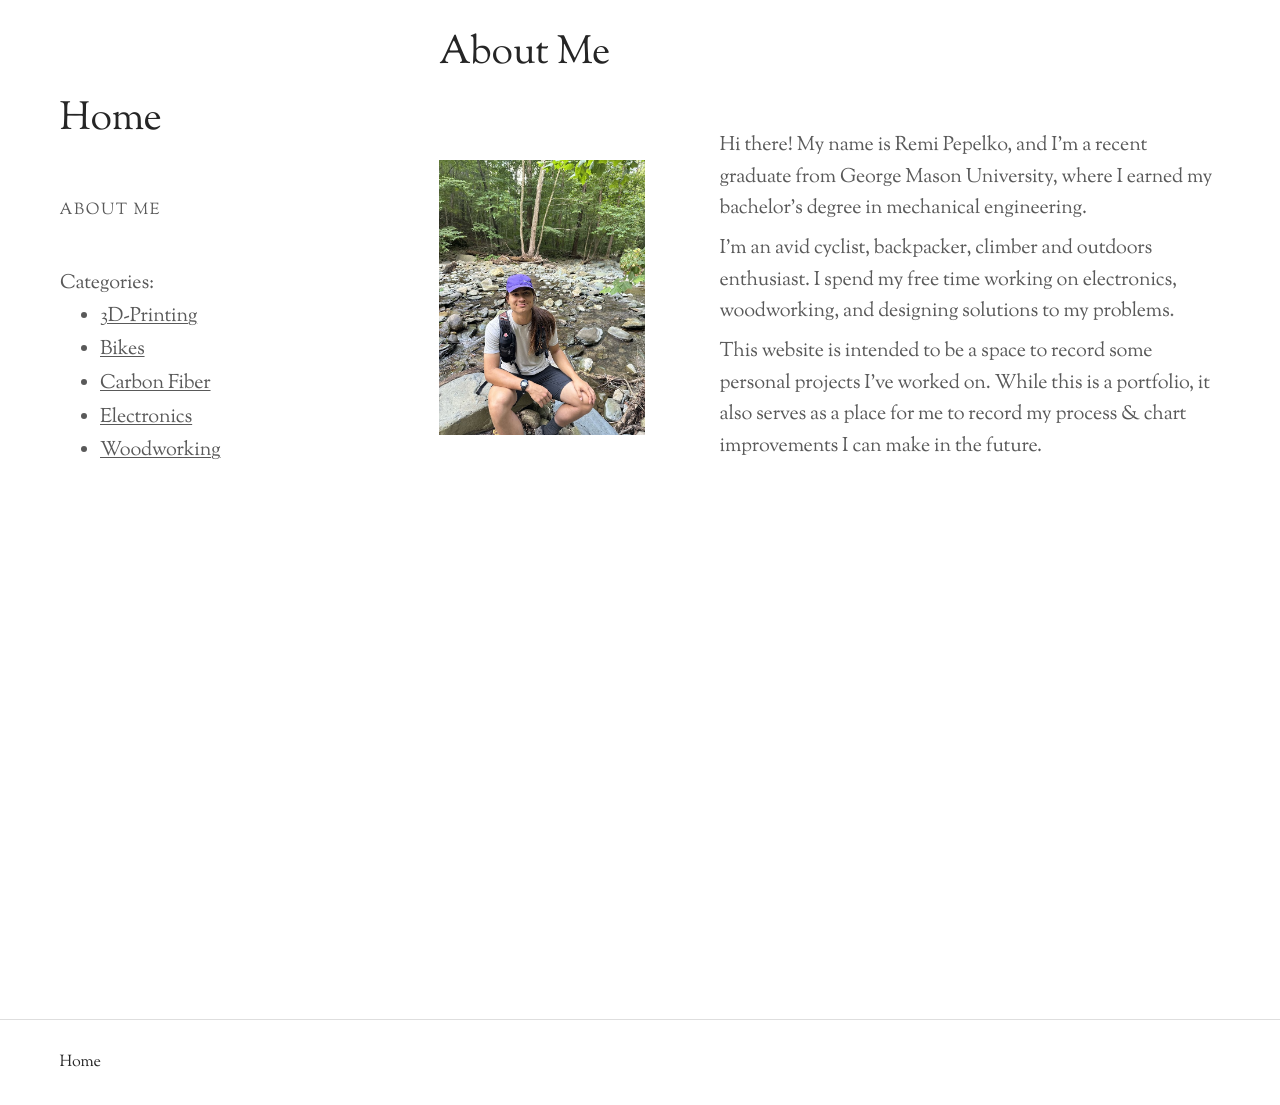
<file: sample-page/index.html>
<!DOCTYPE html>
<html lang="en-US">
<head><meta charset="UTF-8">
	
	<meta name="viewport" content="width=device-width, initial-scale=1">
<meta name="robots" content="max-image-preview:large">
<title>About Me – Home</title>
<link rel="alternate" type="application/rss+xml" title="Home » Feed" href="/feed/">


<style id="wp-img-auto-sizes-contain-inline-css">
img:is([sizes=auto i],[sizes^="auto," i]){contain-intrinsic-size:3000px 1500px}
/*# sourceURL=wp-img-auto-sizes-contain-inline-css */
</style>
<style id="wp-block-spacer-inline-css">
.wp-block-spacer{clear:both}
/*# sourceURL=/wp-includes/blocks/spacer/style.min.css */
</style>
<style id="wp-block-site-title-inline-css">
.wp-block-site-title{box-sizing:border-box}.wp-block-site-title :where(a){color:inherit;font-family:inherit;font-size:inherit;font-style:inherit;font-weight:inherit;letter-spacing:inherit;line-height:inherit;text-decoration:inherit}
/*# sourceURL=/wp-includes/blocks/site-title/style.min.css */
</style>
<style id="wp-block-group-inline-css">
.wp-block-group{box-sizing:border-box}:where(.wp-block-group.wp-block-group-is-layout-constrained){position:relative}
/*# sourceURL=/wp-includes/blocks/group/style.min.css */
</style>
<style id="wp-block-page-list-inline-css">
.wp-block-navigation .wp-block-page-list{align-items:var(--navigation-layout-align,initial);background-color:inherit;display:flex;flex-direction:var(--navigation-layout-direction,initial);flex-wrap:var(--navigation-layout-wrap,wrap);justify-content:var(--navigation-layout-justify,initial)}.wp-block-navigation .wp-block-navigation-item{background-color:inherit}.wp-block-page-list{box-sizing:border-box}
/*# sourceURL=/wp-includes/blocks/page-list/style.min.css */
</style>
<style id="wp-block-navigation-inline-css">
.wp-block-navigation{position:relative}.wp-block-navigation ul{margin-bottom:0;margin-left:0;margin-top:0;padding-left:0}.wp-block-navigation ul,.wp-block-navigation ul li{list-style:none}.wp-block-navigation .wp-block-navigation-item{align-items:center;background-color:inherit;display:flex;position:relative}.wp-block-navigation .wp-block-navigation-item .wp-block-navigation__submenu-container:empty{display:none}.wp-block-navigation .wp-block-navigation-item__content{display:block;z-index:1}.wp-block-navigation .wp-block-navigation-item__content.wp-block-navigation-item__content{color:inherit}.wp-block-navigation.has-text-decoration-underline .wp-block-navigation-item__content,.wp-block-navigation.has-text-decoration-underline .wp-block-navigation-item__content:active,.wp-block-navigation.has-text-decoration-underline .wp-block-navigation-item__content:focus{text-decoration:underline}.wp-block-navigation.has-text-decoration-line-through .wp-block-navigation-item__content,.wp-block-navigation.has-text-decoration-line-through .wp-block-navigation-item__content:active,.wp-block-navigation.has-text-decoration-line-through .wp-block-navigation-item__content:focus{text-decoration:line-through}.wp-block-navigation :where(a),.wp-block-navigation :where(a:active),.wp-block-navigation :where(a:focus){text-decoration:none}.wp-block-navigation .wp-block-navigation__submenu-icon{align-self:center;background-color:inherit;border:none;color:currentColor;display:inline-block;font-size:inherit;height:.6em;line-height:0;margin-left:.25em;padding:0;width:.6em}.wp-block-navigation .wp-block-navigation__submenu-icon svg{stroke:currentColor;display:inline-block;height:inherit;margin-top:.075em;width:inherit}.wp-block-navigation{--navigation-layout-justification-setting:flex-start;--navigation-layout-direction:row;--navigation-layout-wrap:wrap;--navigation-layout-justify:flex-start;--navigation-layout-align:center}.wp-block-navigation.is-vertical{--navigation-layout-direction:column;--navigation-layout-justify:initial;--navigation-layout-align:flex-start}.wp-block-navigation.no-wrap{--navigation-layout-wrap:nowrap}.wp-block-navigation.items-justified-center{--navigation-layout-justification-setting:center;--navigation-layout-justify:center}.wp-block-navigation.items-justified-center.is-vertical{--navigation-layout-align:center}.wp-block-navigation.items-justified-right{--navigation-layout-justification-setting:flex-end;--navigation-layout-justify:flex-end}.wp-block-navigation.items-justified-right.is-vertical{--navigation-layout-align:flex-end}.wp-block-navigation.items-justified-space-between{--navigation-layout-justification-setting:space-between;--navigation-layout-justify:space-between}:where(.wp-block-navigation) ul li{padding:0}.wp-block-navigation .has-child .wp-block-navigation__submenu-container{align-items:normal;background-color:inherit;color:inherit;display:flex;flex-direction:column;opacity:0;position:absolute;z-index:2}@media not (prefers-reduced-motion){.wp-block-navigation .has-child .wp-block-navigation__submenu-container{transition:opacity .1s linear}}.wp-block-navigation .has-child .wp-block-navigation__submenu-container{height:0;overflow:hidden;visibility:hidden;width:0}.wp-block-navigation .has-child .wp-block-navigation__submenu-container>.wp-block-navigation-item>.wp-block-navigation-item__content{display:flex;flex-grow:1;padding:.5em 1em}.wp-block-navigation .has-child .wp-block-navigation__submenu-container>.wp-block-navigation-item>.wp-block-navigation-item__content .wp-block-navigation__submenu-icon{margin-left:auto;margin-right:0}.wp-block-navigation .has-child .wp-block-navigation__submenu-container .wp-block-navigation-item__content{margin:0}.wp-block-navigation .has-child .wp-block-navigation__submenu-container{left:-1px;top:100%}@media (min-width:782px){.wp-block-navigation .has-child .wp-block-navigation__submenu-container .wp-block-navigation__submenu-container{left:100%;top:-1px}.wp-block-navigation .has-child .wp-block-navigation__submenu-container .wp-block-navigation__submenu-container:before{background:transparent;content:"";display:block;height:100%;position:absolute;right:100%;width:.5em}.wp-block-navigation .has-child .wp-block-navigation__submenu-container .wp-block-navigation__submenu-icon{margin-right:.25em}.wp-block-navigation .has-child .wp-block-navigation__submenu-container .wp-block-navigation__submenu-icon svg{transform:rotate(-90deg)}}@media (hover:hover){.wp-block-navigation .has-child:not(.open-on-click):hover>.wp-block-navigation__submenu-container{height:auto;min-width:200px;opacity:1;overflow:visible;visibility:visible;width:auto}}.wp-block-navigation .has-child .wp-block-navigation-submenu__toggle[aria-expanded=true]~.wp-block-navigation__submenu-container,.wp-block-navigation .has-child:not(.open-on-click):not(.open-on-hover-click):focus-within>.wp-block-navigation__submenu-container{height:auto;min-width:200px;opacity:1;overflow:visible;visibility:visible;width:auto}.wp-block-navigation .has-child.open-always{align-items:var(--navigation-layout-align,initial);flex-direction:var(--navigation-layout-direction,initial);flex-wrap:var(--navigation-layout-wrap,wrap);gap:var(--wp--style--block-gap,2em)}.wp-block-navigation .has-child.open-always,.wp-block-navigation .has-child.open-always .wp-block-navigation-item{justify-content:var(--navigation-layout-justify,initial)}.wp-block-navigation .has-child.open-always .wp-block-navigation__submenu-container,.wp-block-navigation .has-child.open-always.wp-block-navigation-submenu{gap:var(--wp--style--block-gap,2em)}.wp-block-navigation .has-child.open-always .wp-block-navigation-item,.wp-block-navigation .has-child.open-always .wp-block-navigation__submenu-container,.wp-block-navigation .has-child.open-always.wp-block-navigation-submenu{padding-bottom:0;padding-top:0}.wp-block-navigation .has-child.open-always .wp-block-navigation__submenu-container{padding-left:var(--wp--style--block-gap,2em);padding-right:var(--wp--style--block-gap,2em)}.wp-block-navigation .has-child.open-always .wp-block-navigation__submenu-container .wp-block-navigation-item__content{padding:0}.wp-block-navigation .has-child.open-always .wp-block-navigation__submenu-container>.wp-block-navigation-item>.wp-block-navigation-item__content,.wp-block-navigation .has-child.open-always>.wp-block-navigation-item__content{flex-grow:0}.wp-block-navigation .has-child.open-always>.wp-block-navigation__submenu-container{background-color:transparent;border:none;color:inherit;flex-basis:100%;height:auto;opacity:1;overflow:visible;position:static;visibility:visible;width:auto}.wp-block-navigation.has-background .has-child .wp-block-navigation__submenu-container{left:0;top:100%}@media (min-width:782px){.wp-block-navigation.has-background .has-child .wp-block-navigation__submenu-container .wp-block-navigation__submenu-container{left:100%;top:0}}.wp-block-navigation-submenu{display:flex;position:relative}.wp-block-navigation-submenu .wp-block-navigation__submenu-icon svg{stroke:currentColor}button.wp-block-navigation-item__content{background-color:transparent;border:none;color:currentColor;font-family:inherit;font-size:inherit;font-style:inherit;font-weight:inherit;letter-spacing:inherit;line-height:inherit;text-align:left;text-transform:inherit}.wp-block-navigation-submenu__toggle{cursor:pointer}.wp-block-navigation-submenu__toggle[aria-expanded=true]+.wp-block-navigation__submenu-icon>svg,.wp-block-navigation-submenu__toggle[aria-expanded=true]>svg{transform:rotate(180deg)}.wp-block-navigation-item.open-on-click .wp-block-navigation-submenu__toggle{padding-left:0;padding-right:.85em}.wp-block-navigation-item.open-on-click .wp-block-navigation-submenu__toggle+.wp-block-navigation__submenu-icon{margin-left:-.6em;pointer-events:none}.wp-block-navigation-item.open-on-click button.wp-block-navigation-item__content:not(.wp-block-navigation-submenu__toggle){padding:0}.wp-block-navigation .wp-block-page-list,.wp-block-navigation__container,.wp-block-navigation__responsive-close,.wp-block-navigation__responsive-container,.wp-block-navigation__responsive-container-content,.wp-block-navigation__responsive-dialog{gap:inherit}:where(.wp-block-navigation.has-background .wp-block-navigation-item a:not(.wp-element-button)),:where(.wp-block-navigation.has-background .wp-block-navigation-submenu a:not(.wp-element-button)){padding:.5em 1em}:where(.wp-block-navigation .wp-block-navigation__submenu-container .wp-block-navigation-item a:not(.wp-element-button)),:where(.wp-block-navigation .wp-block-navigation__submenu-container .wp-block-navigation-submenu a:not(.wp-element-button)),:where(.wp-block-navigation .wp-block-navigation__submenu-container .wp-block-navigation-submenu button.wp-block-navigation-item__content),:where(.wp-block-navigation .wp-block-navigation__submenu-container .wp-block-pages-list__item button.wp-block-navigation-item__content){padding:.5em 1em}.wp-block-navigation.items-justified-right .wp-block-navigation__container .has-child .wp-block-navigation__submenu-container,.wp-block-navigation.items-justified-right .wp-block-page-list>.has-child .wp-block-navigation__submenu-container,.wp-block-navigation.items-justified-space-between .wp-block-page-list>.has-child:last-child .wp-block-navigation__submenu-container,.wp-block-navigation.items-justified-space-between>.wp-block-navigation__container>.has-child:last-child .wp-block-navigation__submenu-container{left:auto;right:0}.wp-block-navigation.items-justified-right .wp-block-navigation__container .has-child .wp-block-navigation__submenu-container .wp-block-navigation__submenu-container,.wp-block-navigation.items-justified-right .wp-block-page-list>.has-child .wp-block-navigation__submenu-container .wp-block-navigation__submenu-container,.wp-block-navigation.items-justified-space-between .wp-block-page-list>.has-child:last-child .wp-block-navigation__submenu-container .wp-block-navigation__submenu-container,.wp-block-navigation.items-justified-space-between>.wp-block-navigation__container>.has-child:last-child .wp-block-navigation__submenu-container .wp-block-navigation__submenu-container{left:-1px;right:-1px}@media (min-width:782px){.wp-block-navigation.items-justified-right .wp-block-navigation__container .has-child .wp-block-navigation__submenu-container .wp-block-navigation__submenu-container,.wp-block-navigation.items-justified-right .wp-block-page-list>.has-child .wp-block-navigation__submenu-container .wp-block-navigation__submenu-container,.wp-block-navigation.items-justified-space-between .wp-block-page-list>.has-child:last-child .wp-block-navigation__submenu-container .wp-block-navigation__submenu-container,.wp-block-navigation.items-justified-space-between>.wp-block-navigation__container>.has-child:last-child .wp-block-navigation__submenu-container .wp-block-navigation__submenu-container{left:auto;right:100%}}.wp-block-navigation:not(.has-background) .wp-block-navigation__submenu-container{background-color:#fff;border:1px solid rgba(0,0,0,.15)}.wp-block-navigation.has-background .wp-block-navigation__submenu-container{background-color:inherit}.wp-block-navigation:not(.has-text-color) .wp-block-navigation__submenu-container{color:#000}.wp-block-navigation__container{align-items:var(--navigation-layout-align,initial);display:flex;flex-direction:var(--navigation-layout-direction,initial);flex-wrap:var(--navigation-layout-wrap,wrap);justify-content:var(--navigation-layout-justify,initial);list-style:none;margin:0;padding-left:0}.wp-block-navigation__container .is-responsive{display:none}.wp-block-navigation__container:only-child,.wp-block-page-list:only-child{flex-grow:1}@keyframes overlay-menu__fade-in-animation{0%{opacity:0;transform:translateY(.5em)}to{opacity:1;transform:translateY(0)}}.wp-block-navigation__responsive-container{bottom:0;display:none;left:0;position:fixed;right:0;top:0}.wp-block-navigation__responsive-container :where(.wp-block-navigation-item a){color:inherit}.wp-block-navigation__responsive-container .wp-block-navigation__responsive-container-content{align-items:var(--navigation-layout-align,initial);display:flex;flex-direction:var(--navigation-layout-direction,initial);flex-wrap:var(--navigation-layout-wrap,wrap);justify-content:var(--navigation-layout-justify,initial)}.wp-block-navigation__responsive-container:not(.is-menu-open.is-menu-open){background-color:inherit!important;color:inherit!important}.wp-block-navigation__responsive-container.is-menu-open{background-color:inherit;display:flex;flex-direction:column}@media not (prefers-reduced-motion){.wp-block-navigation__responsive-container.is-menu-open{animation:overlay-menu__fade-in-animation .1s ease-out;animation-fill-mode:forwards}}.wp-block-navigation__responsive-container.is-menu-open:not(.disable-default-overlay){padding:clamp(1rem,var(--wp--style--root--padding-top),20rem) clamp(1rem,var(--wp--style--root--padding-right),20rem) clamp(1rem,var(--wp--style--root--padding-bottom),20rem) clamp(1rem,var(--wp--style--root--padding-left),20rem)}.wp-block-navigation__responsive-container.is-menu-open{overflow:auto;z-index:100000}.wp-block-navigation__responsive-container.is-menu-open:not(.disable-default-overlay) .wp-block-navigation__responsive-container-content{padding-top:calc(2rem + 24px)}.wp-block-navigation__responsive-container.is-menu-open:where(:not(.disable-default-overlay)) .wp-block-navigation__responsive-container-content{align-items:var(--navigation-layout-justification-setting,inherit);display:flex;flex-direction:column;flex-wrap:nowrap;overflow:visible}.wp-block-navigation__responsive-container.is-menu-open:where(:not(.disable-default-overlay)) .wp-block-navigation__responsive-container-content,.wp-block-navigation__responsive-container.is-menu-open:where(:not(.disable-default-overlay)) .wp-block-navigation__responsive-container-content .wp-block-navigation__container,.wp-block-navigation__responsive-container.is-menu-open:where(:not(.disable-default-overlay)) .wp-block-navigation__responsive-container-content .wp-block-page-list{justify-content:flex-start}.wp-block-navigation__responsive-container.is-menu-open:where(:not(.disable-default-overlay)) .wp-block-navigation__responsive-container-content .wp-block-navigation__submenu-icon{display:none}.wp-block-navigation__responsive-container.is-menu-open:where(:not(.disable-default-overlay)) .wp-block-navigation__responsive-container-content .has-child .wp-block-navigation__submenu-container{border:none;height:auto;min-width:200px;opacity:1;overflow:initial;padding-left:2rem;padding-right:2rem;position:static;visibility:visible;width:auto}.wp-block-navigation__responsive-container.is-menu-open:where(:not(.disable-default-overlay)) .wp-block-navigation__responsive-container-content .wp-block-navigation__container,.wp-block-navigation__responsive-container.is-menu-open:where(:not(.disable-default-overlay)) .wp-block-navigation__responsive-container-content .wp-block-navigation__submenu-container{gap:inherit}.wp-block-navigation__responsive-container.is-menu-open:where(:not(.disable-default-overlay)) .wp-block-navigation__responsive-container-content .wp-block-navigation__submenu-container{padding-top:var(--wp--style--block-gap,2em)}.wp-block-navigation__responsive-container.is-menu-open:where(:not(.disable-default-overlay)) .wp-block-navigation__responsive-container-content .wp-block-navigation-item__content{padding:0}.wp-block-navigation__responsive-container.is-menu-open:where(:not(.disable-default-overlay)) .wp-block-navigation__responsive-container-content .wp-block-navigation-item,.wp-block-navigation__responsive-container.is-menu-open:where(:not(.disable-default-overlay)) .wp-block-navigation__responsive-container-content .wp-block-navigation__container,.wp-block-navigation__responsive-container.is-menu-open:where(:not(.disable-default-overlay)) .wp-block-navigation__responsive-container-content .wp-block-page-list{align-items:var(--navigation-layout-justification-setting,initial);display:flex;flex-direction:column}.wp-block-navigation__responsive-container.is-menu-open:where(:not(.disable-default-overlay)) .wp-block-navigation-item,.wp-block-navigation__responsive-container.is-menu-open:where(:not(.disable-default-overlay)) .wp-block-navigation-item .wp-block-navigation__submenu-container,.wp-block-navigation__responsive-container.is-menu-open:where(:not(.disable-default-overlay)) .wp-block-navigation__container,.wp-block-navigation__responsive-container.is-menu-open:where(:not(.disable-default-overlay)) .wp-block-page-list{background:transparent!important;color:inherit!important}.wp-block-navigation__responsive-container.is-menu-open:where(:not(.disable-default-overlay)) .wp-block-navigation__submenu-container.wp-block-navigation__submenu-container.wp-block-navigation__submenu-container.wp-block-navigation__submenu-container{left:auto;right:auto}.wp-block-navigation__responsive-container.disable-default-overlay .wp-block-navigation__overlay-container{display:none;width:100%}.wp-block-navigation__responsive-container.disable-default-overlay .wp-block-navigation__responsive-close{max-width:none}.wp-block-navigation__responsive-container.disable-default-overlay.is-menu-open .wp-block-navigation__responsive-container-content>:not(.wp-block-navigation__overlay-container){display:none}.wp-block-navigation__responsive-container.disable-default-overlay.is-menu-open .wp-block-navigation__responsive-container-content .wp-block-navigation__overlay-container{display:block}.wp-block-navigation__responsive-container.disable-default-overlay.is-menu-open .wp-block-navigation__responsive-container-content .wp-block-navigation__overlay-container .wp-block-navigation__submenu-container{left:0;right:auto}@media (min-width:600px){.wp-block-navigation__responsive-container:not(.hidden-by-default):not(.is-menu-open){background-color:inherit;display:block;position:relative;width:100%;z-index:auto}.wp-block-navigation__responsive-container:not(.hidden-by-default):not(.is-menu-open) .wp-block-navigation__responsive-container-close{display:none}.wp-block-navigation__responsive-container.is-menu-open .wp-block-navigation__submenu-container.wp-block-navigation__submenu-container.wp-block-navigation__submenu-container.wp-block-navigation__submenu-container{left:0}}.wp-block-navigation:not(.has-background) .wp-block-navigation__responsive-container.is-menu-open:not(.disable-default-overlay){background-color:#fff}.wp-block-navigation:not(.has-text-color) .wp-block-navigation__responsive-container.is-menu-open:not(.disable-default-overlay){color:#000}.wp-block-navigation__toggle_button_label{font-size:1rem;font-weight:700}.wp-block-navigation__responsive-container-close,.wp-block-navigation__responsive-container-open{background:transparent;border:none;color:currentColor;cursor:pointer;margin:0;padding:0;text-transform:inherit;vertical-align:middle}.wp-block-navigation__responsive-container-close svg,.wp-block-navigation__responsive-container-open svg{fill:currentColor;display:block;height:24px;pointer-events:none;width:24px}.wp-block-navigation__responsive-container-open{display:flex}.wp-block-navigation__responsive-container-open.wp-block-navigation__responsive-container-open.wp-block-navigation__responsive-container-open{font-family:inherit;font-size:inherit;font-weight:inherit}@media (min-width:600px){.wp-block-navigation__responsive-container-open:not(.always-shown){display:none}}.wp-block-navigation__responsive-container-close{position:absolute;right:0;top:0;z-index:2}.wp-block-navigation__responsive-container-close.wp-block-navigation__responsive-container-close.wp-block-navigation__responsive-container-close{font-family:inherit;font-size:inherit;font-weight:inherit}.disable-default-overlay .wp-block-navigation__responsive-container-close{right:clamp(1rem,var(--wp--style--root--padding-left),20rem);top:clamp(1rem,var(--wp--style--root--padding-left),20rem)}.wp-block-navigation__responsive-close{width:100%}.has-modal-open .wp-block-navigation__responsive-close{margin-left:auto;margin-right:auto;max-width:var(--wp--style--global--wide-size,100%)}.wp-block-navigation__responsive-close:focus{outline:none}.is-menu-open .wp-block-navigation__responsive-close,.is-menu-open .wp-block-navigation__responsive-container-content,.is-menu-open .wp-block-navigation__responsive-dialog{box-sizing:border-box}.wp-block-navigation__responsive-dialog{position:relative}.has-modal-open .admin-bar .is-menu-open:where(:not(.disable-default-overlay)) .wp-block-navigation__responsive-dialog{margin-top:46px}@media (min-width:782px){.has-modal-open .admin-bar .is-menu-open:where(:not(.disable-default-overlay)) .wp-block-navigation__responsive-dialog{margin-top:32px}}html.has-modal-open{overflow:hidden}
/*# sourceURL=/wp-includes/blocks/navigation/style.min.css */
</style>
<style id="wp-block-paragraph-inline-css">
.is-small-text{font-size:.875em}.is-regular-text{font-size:1em}.is-large-text{font-size:2.25em}.is-larger-text{font-size:3em}.has-drop-cap:not(:focus):first-letter{float:left;font-size:8.4em;font-style:normal;font-weight:100;line-height:.68;margin:.05em .1em 0 0;text-transform:uppercase}body.rtl .has-drop-cap:not(:focus):first-letter{float:none;margin-left:.1em}p.has-drop-cap.has-background{overflow:hidden}:root :where(p.has-background){padding:1.25em 2.375em}:where(p.has-text-color:not(.has-link-color)) a{color:inherit}p.has-text-align-left[style*="writing-mode:vertical-lr"],p.has-text-align-right[style*="writing-mode:vertical-rl"]{rotate:180deg}
/*# sourceURL=/wp-includes/blocks/paragraph/style.min.css */
</style>
<style id="wp-block-categories-inline-css">
.wp-block-categories{box-sizing:border-box}.wp-block-categories.alignleft{margin-right:2em}.wp-block-categories.alignright{margin-left:2em}.wp-block-categories.wp-block-categories-dropdown.aligncenter{text-align:center}.wp-block-categories .wp-block-categories__label:not(.screen-reader-text){display:block;width:100%}
/*# sourceURL=/wp-includes/blocks/categories/style.min.css */
</style>
<style id="wp-block-columns-inline-css">
.wp-block-columns{box-sizing:border-box;display:flex;flex-wrap:wrap!important}@media (min-width:782px){.wp-block-columns{flex-wrap:nowrap!important}}.wp-block-columns{align-items:normal!important}.wp-block-columns.are-vertically-aligned-top{align-items:flex-start}.wp-block-columns.are-vertically-aligned-center{align-items:center}.wp-block-columns.are-vertically-aligned-bottom{align-items:flex-end}@media (max-width:781px){.wp-block-columns:not(.is-not-stacked-on-mobile)>.wp-block-column{flex-basis:100%!important}}@media (min-width:782px){.wp-block-columns:not(.is-not-stacked-on-mobile)>.wp-block-column{flex-basis:0;flex-grow:1}.wp-block-columns:not(.is-not-stacked-on-mobile)>.wp-block-column[style*=flex-basis]{flex-grow:0}}.wp-block-columns.is-not-stacked-on-mobile{flex-wrap:nowrap!important}.wp-block-columns.is-not-stacked-on-mobile>.wp-block-column{flex-basis:0;flex-grow:1}.wp-block-columns.is-not-stacked-on-mobile>.wp-block-column[style*=flex-basis]{flex-grow:0}:where(.wp-block-columns){margin-bottom:1.75em}:where(.wp-block-columns.has-background){padding:1.25em 2.375em}.wp-block-column{flex-grow:1;min-width:0;overflow-wrap:break-word;word-break:break-word}.wp-block-column.is-vertically-aligned-top{align-self:flex-start}.wp-block-column.is-vertically-aligned-center{align-self:center}.wp-block-column.is-vertically-aligned-bottom{align-self:flex-end}.wp-block-column.is-vertically-aligned-stretch{align-self:stretch}.wp-block-column.is-vertically-aligned-bottom,.wp-block-column.is-vertically-aligned-center,.wp-block-column.is-vertically-aligned-top{width:100%}
/*# sourceURL=/wp-includes/blocks/columns/style.min.css */
</style>
<style id="wp-block-post-title-inline-css">
.wp-block-post-title{box-sizing:border-box;word-break:break-word}.wp-block-post-title :where(a){display:inline-block;font-family:inherit;font-size:inherit;font-style:inherit;font-weight:inherit;letter-spacing:inherit;line-height:inherit;text-decoration:inherit}
/*# sourceURL=/wp-includes/blocks/post-title/style.min.css */
</style>
<style id="wp-block-image-inline-css">
.wp-block-image>a,.wp-block-image>figure>a{display:inline-block}.wp-block-image img{box-sizing:border-box;height:auto;max-width:100%;vertical-align:bottom}@media not (prefers-reduced-motion){.wp-block-image img.hide{visibility:hidden}.wp-block-image img.show{animation:show-content-image .4s}}.wp-block-image[style*=border-radius] img,.wp-block-image[style*=border-radius]>a{border-radius:inherit}.wp-block-image.has-custom-border img{box-sizing:border-box}.wp-block-image.aligncenter{text-align:center}.wp-block-image.alignfull>a,.wp-block-image.alignwide>a{width:100%}.wp-block-image.alignfull img,.wp-block-image.alignwide img{height:auto;width:100%}.wp-block-image .aligncenter,.wp-block-image .alignleft,.wp-block-image .alignright,.wp-block-image.aligncenter,.wp-block-image.alignleft,.wp-block-image.alignright{display:table}.wp-block-image .aligncenter>figcaption,.wp-block-image .alignleft>figcaption,.wp-block-image .alignright>figcaption,.wp-block-image.aligncenter>figcaption,.wp-block-image.alignleft>figcaption,.wp-block-image.alignright>figcaption{caption-side:bottom;display:table-caption}.wp-block-image .alignleft{float:left;margin:.5em 1em .5em 0}.wp-block-image .alignright{float:right;margin:.5em 0 .5em 1em}.wp-block-image .aligncenter{margin-left:auto;margin-right:auto}.wp-block-image :where(figcaption){margin-bottom:1em;margin-top:.5em}.wp-block-image.is-style-circle-mask img{border-radius:9999px}@supports ((-webkit-mask-image:none) or (mask-image:none)) or (-webkit-mask-image:none){.wp-block-image.is-style-circle-mask img{border-radius:0;-webkit-mask-image:url('data:image/svg+xml;utf8,<svg viewBox="0 0 100 100" xmlns="http://www.w3.org/2000/svg"><circle cx="50" cy="50" r="50"/></svg>');mask-image:url('data:image/svg+xml;utf8,<svg viewBox="0 0 100 100" xmlns="http://www.w3.org/2000/svg"><circle cx="50" cy="50" r="50"/></svg>');mask-mode:alpha;-webkit-mask-position:center;mask-position:center;-webkit-mask-repeat:no-repeat;mask-repeat:no-repeat;-webkit-mask-size:contain;mask-size:contain}}:root :where(.wp-block-image.is-style-rounded img,.wp-block-image .is-style-rounded img){border-radius:9999px}.wp-block-image figure{margin:0}.wp-lightbox-container{display:flex;flex-direction:column;position:relative}.wp-lightbox-container img{cursor:zoom-in}.wp-lightbox-container img:hover+button{opacity:1}.wp-lightbox-container button{align-items:center;backdrop-filter:blur(16px) saturate(180%);background-color:rgba(90,90,90,.25);border:none;border-radius:4px;cursor:zoom-in;display:flex;height:20px;justify-content:center;opacity:0;padding:0;position:absolute;right:16px;text-align:center;top:16px;width:20px;z-index:100}@media not (prefers-reduced-motion){.wp-lightbox-container button{transition:opacity .2s ease}}.wp-lightbox-container button:focus-visible{outline:3px auto rgba(90,90,90,.25);outline:3px auto -webkit-focus-ring-color;outline-offset:3px}.wp-lightbox-container button:hover{cursor:pointer;opacity:1}.wp-lightbox-container button:focus{opacity:1}.wp-lightbox-container button:focus,.wp-lightbox-container button:hover,.wp-lightbox-container button:not(:hover):not(:active):not(.has-background){background-color:rgba(90,90,90,.25);border:none}.wp-lightbox-overlay{box-sizing:border-box;cursor:zoom-out;height:100vh;left:0;overflow:hidden;position:fixed;top:0;visibility:hidden;width:100%;z-index:100000}.wp-lightbox-overlay .wp-lightbox-close-button{align-items:center;cursor:pointer;display:flex;font-family:inherit;gap:8px;justify-content:center;line-height:1;min-height:40px;min-width:40px;padding:0 4px;position:absolute;right:calc(env(safe-area-inset-right) + 16px);top:calc(env(safe-area-inset-top) + 16px);z-index:5000000}.wp-lightbox-overlay .wp-lightbox-close-button:focus,.wp-lightbox-overlay .wp-lightbox-close-button:hover,.wp-lightbox-overlay .wp-lightbox-close-button:not(:hover):not(:active):not(.has-background){background:none;border:none}.wp-lightbox-overlay .wp-lightbox-close-button:has(.wp-lightbox-close-text:not([hidden])) .wp-lightbox-close-icon svg{height:1em;width:1em}.wp-lightbox-overlay .wp-lightbox-close-icon svg{display:block}.wp-lightbox-overlay .wp-lightbox-navigation-button-next,.wp-lightbox-overlay .wp-lightbox-navigation-button-prev{align-items:center;bottom:16px;cursor:pointer;display:flex;font-family:inherit;gap:4px;justify-content:center;line-height:1;min-height:40px;min-width:40px;padding:0 8px;position:absolute;z-index:2000002}.wp-lightbox-overlay .wp-lightbox-navigation-button-next[hidden],.wp-lightbox-overlay .wp-lightbox-navigation-button-prev[hidden]{display:none}@media (min-width:960px){.wp-lightbox-overlay .wp-lightbox-navigation-button-next,.wp-lightbox-overlay .wp-lightbox-navigation-button-prev{bottom:50%;transform:translateY(-50%)}}.wp-lightbox-overlay .wp-lightbox-navigation-button-next:focus,.wp-lightbox-overlay .wp-lightbox-navigation-button-next:hover,.wp-lightbox-overlay .wp-lightbox-navigation-button-next:not(:hover):not(:active):not(.has-background),.wp-lightbox-overlay .wp-lightbox-navigation-button-prev:focus,.wp-lightbox-overlay .wp-lightbox-navigation-button-prev:hover,.wp-lightbox-overlay .wp-lightbox-navigation-button-prev:not(:hover):not(:active):not(.has-background){background:none;border:none;padding:0 8px}.wp-lightbox-overlay .wp-lightbox-navigation-button-next:has(.wp-lightbox-navigation-text:not([hidden])) .wp-lightbox-navigation-icon svg,.wp-lightbox-overlay .wp-lightbox-navigation-button-prev:has(.wp-lightbox-navigation-text:not([hidden])) .wp-lightbox-navigation-icon svg{display:block;height:1.5em;width:1.5em}.wp-lightbox-overlay .wp-lightbox-navigation-button-prev{left:calc(env(safe-area-inset-left) + 16px)}.wp-lightbox-overlay .wp-lightbox-navigation-button-next{right:calc(env(safe-area-inset-right) + 16px)}.wp-lightbox-overlay .wp-lightbox-navigation-icon svg{vertical-align:middle}.wp-lightbox-overlay .lightbox-image-container{height:var(--wp--lightbox-container-height);left:50%;overflow:hidden;position:absolute;top:50%;transform:translate(-50%,-50%);transform-origin:top left;width:var(--wp--lightbox-container-width);z-index:2000001}.wp-lightbox-overlay .wp-block-image{align-items:center;box-sizing:border-box;display:flex;height:100%;justify-content:center;margin:0;position:relative;transform-origin:0 0;width:100%;z-index:3000000}.wp-lightbox-overlay .wp-block-image img{height:var(--wp--lightbox-image-height);min-height:var(--wp--lightbox-image-height);min-width:var(--wp--lightbox-image-width);width:var(--wp--lightbox-image-width)}.wp-lightbox-overlay .wp-block-image figcaption{display:none}.wp-lightbox-overlay button{background:none;border:none}.wp-lightbox-overlay .scrim{background-color:#fff;height:100%;opacity:.9;position:absolute;width:100%;z-index:2000000}.wp-lightbox-overlay.active{visibility:visible}@media not (prefers-reduced-motion){.wp-lightbox-overlay.active{animation:turn-on-visibility .25s both}.wp-lightbox-overlay.active img{animation:turn-on-visibility .35s both}.wp-lightbox-overlay.show-closing-animation:not(.active){animation:turn-off-visibility .35s both}.wp-lightbox-overlay.show-closing-animation:not(.active) img{animation:turn-off-visibility .25s both}.wp-lightbox-overlay.zoom.active{animation:none;opacity:1;visibility:visible}.wp-lightbox-overlay.zoom.active .lightbox-image-container{animation:lightbox-zoom-in .4s}.wp-lightbox-overlay.zoom.active .lightbox-image-container img{animation:none}.wp-lightbox-overlay.zoom.active .scrim{animation:turn-on-visibility .4s forwards}.wp-lightbox-overlay.zoom.show-closing-animation:not(.active){animation:none}.wp-lightbox-overlay.zoom.show-closing-animation:not(.active) .lightbox-image-container{animation:lightbox-zoom-out .4s}.wp-lightbox-overlay.zoom.show-closing-animation:not(.active) .lightbox-image-container img{animation:none}.wp-lightbox-overlay.zoom.show-closing-animation:not(.active) .scrim{animation:turn-off-visibility .4s forwards}}@keyframes show-content-image{0%{visibility:hidden}99%{visibility:hidden}to{visibility:visible}}@keyframes turn-on-visibility{0%{opacity:0}to{opacity:1}}@keyframes turn-off-visibility{0%{opacity:1;visibility:visible}99%{opacity:0;visibility:visible}to{opacity:0;visibility:hidden}}@keyframes lightbox-zoom-in{0%{transform:translate(calc((-100vw + var(--wp--lightbox-scrollbar-width))/2 + var(--wp--lightbox-initial-left-position)),calc(-50vh + var(--wp--lightbox-initial-top-position))) scale(var(--wp--lightbox-scale))}to{transform:translate(-50%,-50%) scale(1)}}@keyframes lightbox-zoom-out{0%{transform:translate(-50%,-50%) scale(1);visibility:visible}99%{visibility:visible}to{transform:translate(calc((-100vw + var(--wp--lightbox-scrollbar-width))/2 + var(--wp--lightbox-initial-left-position)),calc(-50vh + var(--wp--lightbox-initial-top-position))) scale(var(--wp--lightbox-scale));visibility:hidden}}
/*# sourceURL=/wp-includes/blocks/image/style.min.css */
</style>
<style id="wp-block-quote-inline-css">
.wp-block-quote{box-sizing:border-box;overflow-wrap:break-word}.wp-block-quote.is-large:where(:not(.is-style-plain)),.wp-block-quote.is-style-large:where(:not(.is-style-plain)){margin-bottom:1em;padding:0 1em}.wp-block-quote.is-large:where(:not(.is-style-plain)) p,.wp-block-quote.is-style-large:where(:not(.is-style-plain)) p{font-size:1.5em;font-style:italic;line-height:1.6}.wp-block-quote.is-large:where(:not(.is-style-plain)) cite,.wp-block-quote.is-large:where(:not(.is-style-plain)) footer,.wp-block-quote.is-style-large:where(:not(.is-style-plain)) cite,.wp-block-quote.is-style-large:where(:not(.is-style-plain)) footer{font-size:1.125em;text-align:right}.wp-block-quote>cite{display:block}
/*# sourceURL=/wp-includes/blocks/quote/style.min.css */
</style>
<style id="wp-block-post-content-inline-css">
.wp-block-post-content{display:flow-root}
/*# sourceURL=/wp-includes/blocks/post-content/style.min.css */
</style>
<style id="wp-emoji-styles-inline-css">

	img.wp-smiley, img.emoji {
		display: inline !important;
		border: none !important;
		box-shadow: none !important;
		height: 1em !important;
		width: 1em !important;
		margin: 0 0.07em !important;
		vertical-align: -0.1em !important;
		background: none !important;
		padding: 0 !important;
	}
/*# sourceURL=wp-emoji-styles-inline-css */
</style>
<style id="wp-block-library-inline-css">
:root{--wp-block-synced-color:#7a00df;--wp-block-synced-color--rgb:122,0,223;--wp-bound-block-color:var(--wp-block-synced-color);--wp-editor-canvas-background:#ddd;--wp-admin-theme-color:#007cba;--wp-admin-theme-color--rgb:0,124,186;--wp-admin-theme-color-darker-10:#006ba1;--wp-admin-theme-color-darker-10--rgb:0,107,160.5;--wp-admin-theme-color-darker-20:#005a87;--wp-admin-theme-color-darker-20--rgb:0,90,135;--wp-admin-border-width-focus:2px}@media (min-resolution:192dpi){:root{--wp-admin-border-width-focus:1.5px}}.wp-element-button{cursor:pointer}:root .has-very-light-gray-background-color{background-color:#eee}:root .has-very-dark-gray-background-color{background-color:#313131}:root .has-very-light-gray-color{color:#eee}:root .has-very-dark-gray-color{color:#313131}:root .has-vivid-green-cyan-to-vivid-cyan-blue-gradient-background{background:linear-gradient(135deg,#00d084,#0693e3)}:root .has-purple-crush-gradient-background{background:linear-gradient(135deg,#34e2e4,#4721fb 50%,#ab1dfe)}:root .has-hazy-dawn-gradient-background{background:linear-gradient(135deg,#faaca8,#dad0ec)}:root .has-subdued-olive-gradient-background{background:linear-gradient(135deg,#fafae1,#67a671)}:root .has-atomic-cream-gradient-background{background:linear-gradient(135deg,#fdd79a,#004a59)}:root .has-nightshade-gradient-background{background:linear-gradient(135deg,#330968,#31cdcf)}:root .has-midnight-gradient-background{background:linear-gradient(135deg,#020381,#2874fc)}:root{--wp--preset--font-size--normal:16px;--wp--preset--font-size--huge:42px}.has-regular-font-size{font-size:1em}.has-larger-font-size{font-size:2.625em}.has-normal-font-size{font-size:var(--wp--preset--font-size--normal)}.has-huge-font-size{font-size:var(--wp--preset--font-size--huge)}:root .has-text-align-center{text-align:center}:root .has-text-align-left{text-align:left}:root .has-text-align-right{text-align:right}.has-fit-text{white-space:nowrap!important}#end-resizable-editor-section{display:none}.aligncenter{clear:both}.items-justified-left{justify-content:flex-start}.items-justified-center{justify-content:center}.items-justified-right{justify-content:flex-end}.items-justified-space-between{justify-content:space-between}.screen-reader-text{word-wrap:normal!important;border:0;clip-path:inset(50%);height:1px;margin:-1px;overflow:hidden;padding:0;position:absolute;width:1px;word-break:normal!important}.screen-reader-text:focus{background-color:#ddd;clip-path:none;color:#444;display:block;font-size:1em;height:auto;left:5px;line-height:normal;padding:15px 23px 14px;text-decoration:none;top:5px;width:auto;z-index:100000}html :where(.has-border-color){border-style:solid}html :where([style^=border-color],[style*=";border-color"],[style*="; border-color"]){border-style:solid}html :where([style^=border-top-color],[style*=";border-top-color"],[style*="; border-top-color"]){border-top-style:solid}html :where([style^=border-right-color],[style*=";border-right-color"],[style*="; border-right-color"]){border-right-style:solid}html :where([style^=border-bottom-color],[style*=";border-bottom-color"],[style*="; border-bottom-color"]){border-bottom-style:solid}html :where([style^=border-left-color],[style*=";border-left-color"],[style*="; border-left-color"]){border-left-style:solid}html :where([style^=border-width],[style*=";border-width"],[style*="; border-width"]){border-style:solid}html :where([style^=border-top-width],[style*=";border-top-width"],[style*="; border-top-width"]){border-top-style:solid}html :where([style^=border-right-width],[style*=";border-right-width"],[style*="; border-right-width"]){border-right-style:solid}html :where([style^=border-bottom-width],[style*=";border-bottom-width"],[style*="; border-bottom-width"]){border-bottom-style:solid}html :where([style^=border-left-width],[style*=";border-left-width"],[style*="; border-left-width"]){border-left-style:solid}html :where(img[class*=wp-image-]){height:auto;max-width:100%}:where(figure){margin:0 0 1em}html :where(.is-position-sticky){--wp-admin--admin-bar--position-offset:var(--wp-admin--admin-bar--height,0px)}@media screen and (max-width:600px){html :where(.is-position-sticky){--wp-admin--admin-bar--position-offset:0px}}
/*# sourceURL=/wp-includes/css/dist/block-library/common.min.css */
</style>
<style id="global-styles-inline-css">
:root{--wp--preset--aspect-ratio--square: 1;--wp--preset--aspect-ratio--4-3: 4/3;--wp--preset--aspect-ratio--3-4: 3/4;--wp--preset--aspect-ratio--3-2: 3/2;--wp--preset--aspect-ratio--2-3: 2/3;--wp--preset--aspect-ratio--16-9: 16/9;--wp--preset--aspect-ratio--9-16: 9/16;--wp--preset--color--black: #000000;--wp--preset--color--cyan-bluish-gray: #abb8c3;--wp--preset--color--white: #ffffff;--wp--preset--color--pale-pink: #f78da7;--wp--preset--color--vivid-red: #cf2e2e;--wp--preset--color--luminous-vivid-orange: #ff6900;--wp--preset--color--luminous-vivid-amber: #fcb900;--wp--preset--color--light-green-cyan: #7bdcb5;--wp--preset--color--vivid-green-cyan: #00d084;--wp--preset--color--pale-cyan-blue: #8ed1fc;--wp--preset--color--vivid-cyan-blue: #0693e3;--wp--preset--color--vivid-purple: #9b51e0;--wp--preset--color--theme-1: #FFFFFF;--wp--preset--color--theme-2: #252525;--wp--preset--color--theme-3: #000000;--wp--preset--color--theme-4: #595959;--wp--preset--color--theme-5: #00000021;--wp--preset--gradient--vivid-cyan-blue-to-vivid-purple: linear-gradient(135deg,rgb(6,147,227) 0%,rgb(155,81,224) 100%);--wp--preset--gradient--light-green-cyan-to-vivid-green-cyan: linear-gradient(135deg,rgb(122,220,180) 0%,rgb(0,208,130) 100%);--wp--preset--gradient--luminous-vivid-amber-to-luminous-vivid-orange: linear-gradient(135deg,rgb(252,185,0) 0%,rgb(255,105,0) 100%);--wp--preset--gradient--luminous-vivid-orange-to-vivid-red: linear-gradient(135deg,rgb(255,105,0) 0%,rgb(207,46,46) 100%);--wp--preset--gradient--very-light-gray-to-cyan-bluish-gray: linear-gradient(135deg,rgb(238,238,238) 0%,rgb(169,184,195) 100%);--wp--preset--gradient--cool-to-warm-spectrum: linear-gradient(135deg,rgb(74,234,220) 0%,rgb(151,120,209) 20%,rgb(207,42,186) 40%,rgb(238,44,130) 60%,rgb(251,105,98) 80%,rgb(254,248,76) 100%);--wp--preset--gradient--blush-light-purple: linear-gradient(135deg,rgb(255,206,236) 0%,rgb(152,150,240) 100%);--wp--preset--gradient--blush-bordeaux: linear-gradient(135deg,rgb(254,205,165) 0%,rgb(254,45,45) 50%,rgb(107,0,62) 100%);--wp--preset--gradient--luminous-dusk: linear-gradient(135deg,rgb(255,203,112) 0%,rgb(199,81,192) 50%,rgb(65,88,208) 100%);--wp--preset--gradient--pale-ocean: linear-gradient(135deg,rgb(255,245,203) 0%,rgb(182,227,212) 50%,rgb(51,167,181) 100%);--wp--preset--gradient--electric-grass: linear-gradient(135deg,rgb(202,248,128) 0%,rgb(113,206,126) 100%);--wp--preset--gradient--midnight: linear-gradient(135deg,rgb(2,3,129) 0%,rgb(40,116,252) 100%);--wp--preset--font-size--small: 1rem;--wp--preset--font-size--medium: clamp(1.125rem, 1.125rem + ((1vw - 0.2rem) * 0.189), 1.25rem);--wp--preset--font-size--large: clamp(1.4375rem, 1.438rem + ((1vw - 0.2rem) * 0.283), 1.625rem);--wp--preset--font-size--x-large: clamp(1.625rem, 1.625rem + ((1vw - 0.2rem) * 0.568), 2rem);--wp--preset--font-size--2-x-large: clamp(2rem, 2rem + ((1vw - 0.2rem) * 0.758), 2.5rem);--wp--preset--font-family--sorts-mill-goudy: "Sorts Mill Goudy", serif;--wp--preset--font-family--quattrocento-sans: "Quattrocento Sans", sans-serif;--wp--preset--spacing--20: 8px;--wp--preset--spacing--30: 16px;--wp--preset--spacing--40: clamp(24px, 2.33vw, 32px);--wp--preset--spacing--50: clamp(32px, 3.49vw, 48px);--wp--preset--spacing--60: clamp(48px, 4.65vw, 64px);--wp--preset--spacing--70: clamp(64px, 6.98vw, 96px);--wp--preset--spacing--80: clamp(96px, 9.31vw, 128px);--wp--preset--shadow--natural: 6px 6px 9px rgba(0, 0, 0, 0.2);--wp--preset--shadow--deep: 12px 12px 50px rgba(0, 0, 0, 0.4);--wp--preset--shadow--sharp: 6px 6px 0px rgba(0, 0, 0, 0.2);--wp--preset--shadow--outlined: 6px 6px 0px -3px rgb(255, 255, 255), 6px 6px rgb(0, 0, 0);--wp--preset--shadow--crisp: 6px 6px 0px rgb(0, 0, 0);}.wp-block-button{--wp--preset--dimension--25: 25%;--wp--preset--dimension--50: 50%;--wp--preset--dimension--75: 75%;--wp--preset--dimension--100: 100%;}:root { --wp--style--global--content-size: 672px;--wp--style--global--wide-size: 1376px; }:where(body) { margin: 0; }.wp-site-blocks { padding-top: var(--wp--style--root--padding-top); padding-bottom: var(--wp--style--root--padding-bottom); }.has-global-padding { padding-right: var(--wp--style--root--padding-right); padding-left: var(--wp--style--root--padding-left); }.has-global-padding > .alignfull { margin-right: calc(var(--wp--style--root--padding-right) * -1); margin-left: calc(var(--wp--style--root--padding-left) * -1); }.has-global-padding :where(:not(.alignfull.is-layout-flow) > .has-global-padding:not(.wp-block-block, .alignfull)) { padding-right: 0; padding-left: 0; }.has-global-padding :where(:not(.alignfull.is-layout-flow) > .has-global-padding:not(.wp-block-block, .alignfull)) > .alignfull { margin-left: 0; margin-right: 0; }.wp-site-blocks > .alignleft { float: left; margin-right: 2em; }.wp-site-blocks > .alignright { float: right; margin-left: 2em; }.wp-site-blocks > .aligncenter { justify-content: center; margin-left: auto; margin-right: auto; }:where(.wp-site-blocks) > * { margin-block-start: var(--wp--preset--spacing--50); margin-block-end: 0; }:where(.wp-site-blocks) > :first-child { margin-block-start: 0; }:where(.wp-site-blocks) > :last-child { margin-block-end: 0; }:root { --wp--style--block-gap: var(--wp--preset--spacing--50); }:root :where(.is-layout-flow) > :first-child{margin-block-start: 0;}:root :where(.is-layout-flow) > :last-child{margin-block-end: 0;}:root :where(.is-layout-flow) > *{margin-block-start: var(--wp--preset--spacing--50);margin-block-end: 0;}:root :where(.is-layout-constrained) > :first-child{margin-block-start: 0;}:root :where(.is-layout-constrained) > :last-child{margin-block-end: 0;}:root :where(.is-layout-constrained) > *{margin-block-start: var(--wp--preset--spacing--50);margin-block-end: 0;}:root :where(.is-layout-flex){gap: var(--wp--preset--spacing--50);}:root :where(.is-layout-grid){gap: var(--wp--preset--spacing--50);}.is-layout-flow > .alignleft{float: left;margin-inline-start: 0;margin-inline-end: 2em;}.is-layout-flow > .alignright{float: right;margin-inline-start: 2em;margin-inline-end: 0;}.is-layout-flow > .aligncenter{margin-left: auto !important;margin-right: auto !important;}.is-layout-constrained > .alignleft{float: left;margin-inline-start: 0;margin-inline-end: 2em;}.is-layout-constrained > .alignright{float: right;margin-inline-start: 2em;margin-inline-end: 0;}.is-layout-constrained > .aligncenter{margin-left: auto !important;margin-right: auto !important;}.is-layout-constrained > :where(:not(.alignleft):not(.alignright):not(.alignfull)){max-width: var(--wp--style--global--content-size);margin-left: auto !important;margin-right: auto !important;}.is-layout-constrained > .alignwide{max-width: var(--wp--style--global--wide-size);}body .is-layout-flex{display: flex;}.is-layout-flex{flex-wrap: wrap;align-items: center;}.is-layout-flex > :is(*, div){margin: 0;}body .is-layout-grid{display: grid;}.is-layout-grid > :is(*, div){margin: 0;}body{background-color: var(--wp--preset--color--theme-1);color: var(--wp--preset--color--theme-4);font-family: var(--wp--preset--font-family--sorts-mill-goudy);font-size: var(--wp--preset--font-size--medium);font-style: normal;font-weight: 400;letter-spacing: -0.01em;line-height: 1.7;--wp--style--root--padding-top: 0px;--wp--style--root--padding-right: var(--wp--preset--spacing--40);--wp--style--root--padding-bottom: 0px;--wp--style--root--padding-left: var(--wp--preset--spacing--40);}a:where(:not(.wp-element-button)){color: currentColor;}:root :where(a:where(:not(.wp-element-button)):hover){text-decoration: none;}h1, h2, h3, h4, h5, h6{color: var(--wp--preset--color--theme-2);font-weight: 400;line-height: calc( 1em + 0.5rem );}h1{font-size: var(--wp--preset--font-size--2x-large);}h2{font-size: var(--wp--preset--font-size--x-large);}h3{font-size: var(--wp--preset--font-size--large);}h4{font-size: var(--wp--preset--font-size--medium);}h5{font-size: var(--wp--preset--font-size--small);}h6{font-size: var(--wp--preset--font-size--small);}:root :where(.wp-element-button, .wp-block-button__link){background-color: var(--wp--preset--color--theme-3);border-width: 0;color: var(--wp--preset--color--theme-1);font-family: inherit;font-size: inherit;font-style: inherit;font-weight: inherit;letter-spacing: inherit;line-height: inherit;padding-top: calc(0.667em + 2px);padding-right: calc(1.333em + 2px);padding-bottom: calc(0.667em + 2px);padding-left: calc(1.333em + 2px);text-decoration: none;text-transform: inherit;}:root :where(.wp-element-button:hover, .wp-block-button__link:hover){background-color: color-mix(in srgb, var(--wp--preset--color--theme-2) 85%, transparent);color: var(--wp--preset--color--theme-1);}:root :where(.wp-element-button:focus, .wp-block-button__link:focus){background-color: color-mix(in srgb, var(--wp--preset--color--theme-2) 85%, transparent);color: var(--wp--preset--color--theme-1);outline-offset: 4px;}:root :where(.wp-element-button:active, .wp-block-button__link:active){background-color: color-mix(in srgb, var(--wp--preset--color--theme-2) 85%, transparent);color: var(--wp--preset--color--theme-1);}:root :where(.wp-element-caption, .wp-block-audio figcaption, .wp-block-embed figcaption, .wp-block-gallery figcaption, .wp-block-image figcaption, .wp-block-table figcaption, .wp-block-video figcaption){color: var(--wp--preset--color--theme-4);}.has-black-color{color: var(--wp--preset--color--black) !important;}.has-cyan-bluish-gray-color{color: var(--wp--preset--color--cyan-bluish-gray) !important;}.has-white-color{color: var(--wp--preset--color--white) !important;}.has-pale-pink-color{color: var(--wp--preset--color--pale-pink) !important;}.has-vivid-red-color{color: var(--wp--preset--color--vivid-red) !important;}.has-luminous-vivid-orange-color{color: var(--wp--preset--color--luminous-vivid-orange) !important;}.has-luminous-vivid-amber-color{color: var(--wp--preset--color--luminous-vivid-amber) !important;}.has-light-green-cyan-color{color: var(--wp--preset--color--light-green-cyan) !important;}.has-vivid-green-cyan-color{color: var(--wp--preset--color--vivid-green-cyan) !important;}.has-pale-cyan-blue-color{color: var(--wp--preset--color--pale-cyan-blue) !important;}.has-vivid-cyan-blue-color{color: var(--wp--preset--color--vivid-cyan-blue) !important;}.has-vivid-purple-color{color: var(--wp--preset--color--vivid-purple) !important;}.has-theme-1-color{color: var(--wp--preset--color--theme-1) !important;}.has-theme-2-color{color: var(--wp--preset--color--theme-2) !important;}.has-theme-3-color{color: var(--wp--preset--color--theme-3) !important;}.has-theme-4-color{color: var(--wp--preset--color--theme-4) !important;}.has-theme-5-color{color: var(--wp--preset--color--theme-5) !important;}.has-black-background-color{background-color: var(--wp--preset--color--black) !important;}.has-cyan-bluish-gray-background-color{background-color: var(--wp--preset--color--cyan-bluish-gray) !important;}.has-white-background-color{background-color: var(--wp--preset--color--white) !important;}.has-pale-pink-background-color{background-color: var(--wp--preset--color--pale-pink) !important;}.has-vivid-red-background-color{background-color: var(--wp--preset--color--vivid-red) !important;}.has-luminous-vivid-orange-background-color{background-color: var(--wp--preset--color--luminous-vivid-orange) !important;}.has-luminous-vivid-amber-background-color{background-color: var(--wp--preset--color--luminous-vivid-amber) !important;}.has-light-green-cyan-background-color{background-color: var(--wp--preset--color--light-green-cyan) !important;}.has-vivid-green-cyan-background-color{background-color: var(--wp--preset--color--vivid-green-cyan) !important;}.has-pale-cyan-blue-background-color{background-color: var(--wp--preset--color--pale-cyan-blue) !important;}.has-vivid-cyan-blue-background-color{background-color: var(--wp--preset--color--vivid-cyan-blue) !important;}.has-vivid-purple-background-color{background-color: var(--wp--preset--color--vivid-purple) !important;}.has-theme-1-background-color{background-color: var(--wp--preset--color--theme-1) !important;}.has-theme-2-background-color{background-color: var(--wp--preset--color--theme-2) !important;}.has-theme-3-background-color{background-color: var(--wp--preset--color--theme-3) !important;}.has-theme-4-background-color{background-color: var(--wp--preset--color--theme-4) !important;}.has-theme-5-background-color{background-color: var(--wp--preset--color--theme-5) !important;}.has-black-border-color{border-color: var(--wp--preset--color--black) !important;}.has-cyan-bluish-gray-border-color{border-color: var(--wp--preset--color--cyan-bluish-gray) !important;}.has-white-border-color{border-color: var(--wp--preset--color--white) !important;}.has-pale-pink-border-color{border-color: var(--wp--preset--color--pale-pink) !important;}.has-vivid-red-border-color{border-color: var(--wp--preset--color--vivid-red) !important;}.has-luminous-vivid-orange-border-color{border-color: var(--wp--preset--color--luminous-vivid-orange) !important;}.has-luminous-vivid-amber-border-color{border-color: var(--wp--preset--color--luminous-vivid-amber) !important;}.has-light-green-cyan-border-color{border-color: var(--wp--preset--color--light-green-cyan) !important;}.has-vivid-green-cyan-border-color{border-color: var(--wp--preset--color--vivid-green-cyan) !important;}.has-pale-cyan-blue-border-color{border-color: var(--wp--preset--color--pale-cyan-blue) !important;}.has-vivid-cyan-blue-border-color{border-color: var(--wp--preset--color--vivid-cyan-blue) !important;}.has-vivid-purple-border-color{border-color: var(--wp--preset--color--vivid-purple) !important;}.has-theme-1-border-color{border-color: var(--wp--preset--color--theme-1) !important;}.has-theme-2-border-color{border-color: var(--wp--preset--color--theme-2) !important;}.has-theme-3-border-color{border-color: var(--wp--preset--color--theme-3) !important;}.has-theme-4-border-color{border-color: var(--wp--preset--color--theme-4) !important;}.has-theme-5-border-color{border-color: var(--wp--preset--color--theme-5) !important;}.has-vivid-cyan-blue-to-vivid-purple-gradient-background{background: var(--wp--preset--gradient--vivid-cyan-blue-to-vivid-purple) !important;}.has-light-green-cyan-to-vivid-green-cyan-gradient-background{background: var(--wp--preset--gradient--light-green-cyan-to-vivid-green-cyan) !important;}.has-luminous-vivid-amber-to-luminous-vivid-orange-gradient-background{background: var(--wp--preset--gradient--luminous-vivid-amber-to-luminous-vivid-orange) !important;}.has-luminous-vivid-orange-to-vivid-red-gradient-background{background: var(--wp--preset--gradient--luminous-vivid-orange-to-vivid-red) !important;}.has-very-light-gray-to-cyan-bluish-gray-gradient-background{background: var(--wp--preset--gradient--very-light-gray-to-cyan-bluish-gray) !important;}.has-cool-to-warm-spectrum-gradient-background{background: var(--wp--preset--gradient--cool-to-warm-spectrum) !important;}.has-blush-light-purple-gradient-background{background: var(--wp--preset--gradient--blush-light-purple) !important;}.has-blush-bordeaux-gradient-background{background: var(--wp--preset--gradient--blush-bordeaux) !important;}.has-luminous-dusk-gradient-background{background: var(--wp--preset--gradient--luminous-dusk) !important;}.has-pale-ocean-gradient-background{background: var(--wp--preset--gradient--pale-ocean) !important;}.has-electric-grass-gradient-background{background: var(--wp--preset--gradient--electric-grass) !important;}.has-midnight-gradient-background{background: var(--wp--preset--gradient--midnight) !important;}.has-small-font-size{font-size: var(--wp--preset--font-size--small) !important;}.has-medium-font-size{font-size: var(--wp--preset--font-size--medium) !important;}.has-large-font-size{font-size: var(--wp--preset--font-size--large) !important;}.has-x-large-font-size{font-size: var(--wp--preset--font-size--x-large) !important;}.has-2-x-large-font-size{font-size: var(--wp--preset--font-size--2-x-large) !important;}.has-sorts-mill-goudy-font-family{font-family: var(--wp--preset--font-family--sorts-mill-goudy) !important;}.has-quattrocento-sans-font-family{font-family: var(--wp--preset--font-family--quattrocento-sans) !important;}
:root :where(.wp-block-navigation a:where(:not(.wp-element-button))){text-decoration: none;}
:root :where(.wp-block-navigation a:where(:not(.wp-element-button)):hover){text-decoration: underline;}
:root :where(p){line-height: 1.6;}
:root :where(.wp-block-post-title a:where(:not(.wp-element-button))){text-decoration: none;}
:root :where(.wp-block-post-title a:where(:not(.wp-element-button)):hover){text-decoration: underline;}
:root :where(.wp-block-quote){border-left-color: var(--wp--preset--color--theme-5);border-left-width: 1px;border-left-style: solid;margin-right: 0px;margin-left: 0px;padding-left: var(--wp--preset--spacing--40);}
:root :where(.wp-block-quote cite){font-size:var(--wp--preset--font-size--small);}
:root :where(.wp-block-site-title){color: var(--wp--preset--color--theme-2);}
:root :where(.wp-block-site-title a:where(:not(.wp-element-button))){color: var(--wp--preset--color--theme-2);text-decoration: none;}
:root :where(.wp-block-site-title a:where(:not(.wp-element-button)):hover){text-decoration: underline;}
/*# sourceURL=global-styles-inline-css */
</style>
<style id="core-block-supports-inline-css">
.wp-container-core-group-is-layout-c6fbfeec{gap:var(--wp--preset--spacing--20);flex-direction:column;align-items:flex-start;}@media (width <= 480px){.wp-container-core-group-is-layout-c6fbfeec{gap:0;}}.wp-container-core-navigation-is-layout-bba8c1ba{gap:var(--wp--preset--spacing--20);flex-direction:column;align-items:flex-start;}@media (width <= 480px){.wp-states-f8d432eb{font-size:var(--wp--preset--font-size--small) !important;}}.wp-container-core-group-is-layout-08ecead1{grid-template-columns:repeat(auto-fill, minmax(min(12rem, 100%), 1fr));container-type:inline-size;gap:0;}.wp-container-core-columns-is-layout-794e3cfa{flex-wrap:nowrap;}.wp-container-1{top:calc(0px + var(--wp-admin--admin-bar--position-offset, 0px));position:sticky;z-index:10;}@media (width <= 480px){.wp-states-c1e34737{padding-right:var(--wp--preset--spacing--40) !important;padding-left:var(--wp--preset--spacing--40) !important;padding-top:var(--wp--preset--spacing--40) !important;padding-bottom:var(--wp--preset--spacing--40) !important;}}.wp-container-content-7d115344{flex-basis:8px;}.wp-container-core-group-is-layout-e4606f40{flex-direction:column;align-items:flex-start;}.wp-container-core-quote-is-layout-2a651ea6 > *{margin-block-start:0;margin-block-end:0;}.wp-container-core-quote-is-layout-2a651ea6 > * + *{margin-block-start:var(--wp--preset--spacing--20);margin-block-end:0;}.wp-container-core-group-is-layout-794e3cfa{flex-wrap:nowrap;}.wp-container-core-group-is-layout-5ac597e5{gap:var(--wp--preset--spacing--20);flex-direction:column;align-items:flex-start;}@media (width <= 480px){.wp-states-2585c80c{padding-right:var(--wp--preset--spacing--40) !important;padding-left:var(--wp--preset--spacing--40) !important;}}.wp-container-core-columns-is-layout-e15afb30{flex-wrap:nowrap;gap:0 0;}.wp-container-core-group-is-layout-162653a7{justify-content:space-between;}@media (width <= 480px){.wp-states-060b6f14{padding-right:var(--wp--preset--spacing--40) !important;padding-left:var(--wp--preset--spacing--40) !important;}}
/*# sourceURL=core-block-supports-inline-css */
</style>
<style id="wp-block-template-skip-link-inline-css">
/*! This file is auto-generated */
.skip-link.screen-reader-text{border:0;clip-path:inset(50%);height:1px;margin:-1px;overflow:hidden;padding:0;position:absolute!important;width:1px;word-wrap:normal!important;word-break:normal!important}.skip-link.screen-reader-text:focus{background-color:#eee;clip-path:none;color:#444;display:block;font-size:1em;height:auto;left:5px;line-height:normal;padding:15px 23px 14px;text-decoration:none;top:5px;width:auto;z-index:100000}
/*# sourceURL=/wp-includes/css/wp-block-template-skip-link.min.css */
</style>
<link rel="stylesheet" id="ury-style-css" href="/wp-content/themes/ury/style.css?ver=1.0.2" media="all">
<link rel="EditURI" type="application/rsd+xml" title="RSD" href="/xmlrpc.php?rsd">
<meta name="generator" content="WordPress 7.1.1">
<link rel="canonical" href="/sample-page/">
<link rel="shortlink" href="/?p=2">
<style class="wp-fonts-local">
@font-face{font-family:"Sorts Mill Goudy";font-style:normal;font-weight:400;font-display:fallback;src:url('/wp-content/themes/ury/assets/fonts/sorts-mill-goudy/sorts-mill-goudy-400-normal.woff2') format('woff2');}
@font-face{font-family:"Sorts Mill Goudy";font-style:italic;font-weight:400;font-display:fallback;src:url('/wp-content/themes/ury/assets/fonts/sorts-mill-goudy/sorts-mill-goudy-400-italic.woff2') format('woff2');}
@font-face{font-family:"Quattrocento Sans";font-style:normal;font-weight:400;font-display:fallback;src:url('/wp-content/themes/ury/assets/fonts/quattrocento-sans/quattrocento-sans-400-normal.woff2') format('woff2');}
@font-face{font-family:"Quattrocento Sans";font-style:normal;font-weight:700;font-display:fallback;src:url('/wp-content/themes/ury/assets/fonts/quattrocento-sans/quattrocento-sans-700-normal.woff2') format('woff2');}
@font-face{font-family:"Quattrocento Sans";font-style:italic;font-weight:400;font-display:fallback;src:url('/wp-content/themes/ury/assets/fonts/quattrocento-sans/quattrocento-sans-400-italic.woff2') format('woff2');}
@font-face{font-family:"Quattrocento Sans";font-style:italic;font-weight:700;font-display:fallback;src:url('/wp-content/themes/ury/assets/fonts/quattrocento-sans/quattrocento-sans-700-italic.woff2') format('woff2');}
</style>
</head>

<body class="wp-singular page-template-default page page-id-2 wp-embed-responsive wp-theme-ury">

<div class="wp-site-blocks">
<div class="wp-block-group has-theme-1-background-color has-background is-layout-flow wp-block-group-is-layout-flow" style="min-height:100dvh">
<div class="wp-block-columns is-layout-flex wp-container-core-columns-is-layout-e15afb30 wp-block-columns-is-layout-flex">
<div class="wp-block-column is-layout-flow wp-block-column-is-layout-flow wp-states-c1e34737" style="padding-top:0;padding-right:var(--wp--preset--spacing--60);padding-bottom:var(--wp--preset--spacing--70);padding-left:var(--wp--preset--spacing--60);flex-basis:30%">
<div class="wp-block-group is-layout-flow wp-block-group-is-layout-flow wp-container-1 is-position-sticky"><header class="wp-block-template-part">
<div class="wp-block-group is-layout-flow wp-block-group-is-layout-flow">
<div style="height:var(--wp--preset--spacing--50)" aria-hidden="true" class="wp-block-spacer"></div>





<div class="wp-block-group is-vertical is-layout-flex wp-container-core-group-is-layout-c6fbfeec wp-block-group-is-layout-flex"><p class="wp-block-site-title has-2-x-large-font-size"><a href="/" target="_self" rel="home">Home</a></p>

</div>


<nav style="text-transform:uppercase;letter-spacing:0.1em" class="has-small-font-size is-vertical wp-block-navigation is-layout-flex wp-container-core-navigation-is-layout-bba8c1ba wp-block-navigation-is-layout-flex wp-states-f8d432eb" aria-label="Navigation"><ul style="text-transform:uppercase;letter-spacing:0.1em" class="wp-block-navigation__container has-small-font-size is-vertical wp-block-navigation wp-states-f8d432eb"><ul class="wp-block-page-list"><li class="wp-block-pages-list__item current-menu-item wp-block-navigation-item open-on-hover-click"><a class="wp-block-pages-list__item__link wp-block-navigation-item__content" href="/sample-page/" aria-current="page">About Me</a></li></ul></ul></nav>


<div class="wp-block-columns is-layout-flex wp-container-core-columns-is-layout-794e3cfa wp-block-columns-is-layout-flex">
<div class="wp-block-column is-layout-flow wp-block-column-is-layout-flow" style="flex-basis:100%">
<div class="wp-block-group is-layout-grid wp-container-core-group-is-layout-08ecead1 wp-block-group-is-layout-grid">
<p class="wp-block-paragraph">Categories:</p>


<ul style="border-top-left-radius:0px;border-top-right-radius:0px;border-bottom-left-radius:0px;border-bottom-right-radius:0px" class="wp-block-categories-list wp-block-categories-taxonomy-category wp-block-categories has-medium-font-size">	<li class="cat-item cat-item-5"><a href="/category/3d-printing/">3D-Printing</a>
</li>
	<li class="cat-item cat-item-4"><a href="/category/bikes/">Bikes</a>
</li>
	<li class="cat-item cat-item-3"><a href="/category/carbon-fiber/">Carbon Fiber</a>
</li>
	<li class="cat-item cat-item-6"><a href="/category/electronics/">Electronics</a>
</li>
	<li class="cat-item cat-item-1"><a href="/category/woodworking/">Woodworking</a>
</li>
</ul></div>
</div>
</div>



<div class="wp-block-columns is-layout-flex wp-container-core-columns-is-layout-794e3cfa wp-block-columns-is-layout-flex">
<div class="wp-block-column is-layout-flow wp-block-column-is-layout-flow" style="flex-basis:100%"></div>
</div>
</div>
</header></div>
</div>



<div class="wp-block-column is-layout-flow wp-block-column-is-layout-flow wp-states-2585c80c" style="padding-top:0;padding-right:var(--wp--preset--spacing--60);padding-bottom:0;padding-left:var(--wp--preset--spacing--60);flex-basis:90%">
<div class="wp-block-group is-vertical is-content-justification-left is-layout-flex wp-container-core-group-is-layout-5ac597e5 wp-block-group-is-layout-flex" style="margin-top:0;margin-bottom:0"><h1 style="padding-top:var(--wp--preset--spacing--40);padding-bottom:var(--wp--preset--spacing--40);margin-top:0;margin-bottom:0" class="wp-block-post-title has-2-x-large-font-size"><a href="/sample-page/" target="_self">About Me</a></h1>


<div style="height:0px" aria-hidden="true" class="wp-block-spacer wp-container-content-7d115344"></div>


<div style="padding-top:0;padding-bottom:0;margin-top:0;margin-bottom:0" class="entry-content wp-block-post-content is-layout-flow wp-block-post-content-is-layout-flow">
<div class="wp-block-group is-nowrap is-layout-flex wp-container-core-group-is-layout-794e3cfa wp-block-group-is-layout-flex">
<div class="wp-block-group is-vertical is-layout-flex wp-container-core-group-is-layout-e4606f40 wp-block-group-is-layout-flex">
<figure class="wp-block-image size-full"><img fetchpriority="high" decoding="async" width="709" height="945" src="/wp-content/uploads/2026/09/image-34.png" alt="" class="wp-image-98" srcset="/wp-content/uploads/2026/09/image-34.png 709w, /wp-content/uploads/2026/09/image-34-225x300.png 225w" sizes="(max-width: 709px) 100vw, 709px"></figure>
</div>



<blockquote class="wp-block-quote is-layout-flow wp-container-core-quote-is-layout-2a651ea6 wp-block-quote-is-layout-flow" style="border-style:none;border-width:0px;margin-right:0;margin-left:0">
<p class="wp-block-paragraph">Hi there! My name is Remi Pepelko, and I’m a recent graduate from George Mason University, where I earned my bachelor’s degree in mechanical engineering.</p>



<p class="wp-block-paragraph">I’m an avid cyclist, backpacker, climber and outdoors enthusiast. I spend my free time working on electronics, woodworking, and designing solutions to my problems. </p>



<p class="wp-block-paragraph">This website is intended to be a space to record some personal projects I’ve worked on. While this is a portfolio, it also serves as a place for me to record my process &amp; chart improvements I can make in the future.</p>
</blockquote>
</div>



<blockquote class="wp-block-quote is-layout-flow wp-block-quote-is-layout-flow">
<p class="wp-block-paragraph"></p>
</blockquote>



<p class="wp-block-paragraph"></p>
</div></div>



<p class="wp-block-paragraph"></p>
</div>
</div>
</div>


<footer class="wp-block-template-part">
<div style="height:var(--wp--preset--spacing--80)" aria-hidden="true" class="wp-block-spacer"></div>



<div class="wp-block-group has-global-padding is-layout-constrained wp-block-group-is-layout-constrained" style="border-top-color:var(--wp--preset--color--theme-5);border-top-width:1px;padding-top:var(--wp--preset--spacing--40);padding-bottom:var(--wp--preset--spacing--40)">
<div class="wp-block-group alignfull is-content-justification-space-between is-layout-flex wp-container-core-group-is-layout-162653a7 wp-block-group-is-layout-flex wp-states-060b6f14" style="padding-right:var(--wp--preset--spacing--60);padding-left:var(--wp--preset--spacing--60)"><p class="wp-block-site-title has-small-font-size"><a href="/" target="_self" rel="home">Home</a></p>


<p class="has-small-font-size wp-block-paragraph"></p>
</div>
</div>
</footer></div>
<script type="speculationrules">
{"prefetch":[{"source":"document","where":{"and":[{"href_matches":"/*"},{"not":{"href_matches":["/wp-*.php","/wp-admin/*","/wp-content/uploads/*","/wp-content/*","/wp-content/plugins/*","/wp-content/themes/ury/*","/*\\?(.+)"]}},{"not":{"selector_matches":"a[rel~=\"nofollow\"]"}},{"not":{"selector_matches":".no-prefetch, .no-prefetch a"}}]},"eagerness":"conservative"}]}
</script>
<script id="wp-emoji-settings" type="application/json">
{"baseUrl":"https://s.w.org/images/core/emoji/17.0.2/72x72/","ext":".png","svgUrl":"https://s.w.org/images/core/emoji/17.0.2/svg/","svgExt":".svg","source":{"concatemoji":"/wp-includes/js/wp-emoji-release.min.js?ver=7.1.1"}}
</script>
<script type="module">
/*! This file is auto-generated */
var e="script#wp-emoji-settings",t=document.querySelector(e);if(!(t instanceof HTMLScriptElement))throw new Error("Element missing: "+e);const r=JSON.parse(t.text),s=(window._wpemojiSettings=r,"wpEmojiSettingsSupports"),o=["flag","emoji"];function i(e){try{var t={supportTests:e,timestamp:(new Date).valueOf()};sessionStorage.setItem(s,JSON.stringify(t))}catch(e){}}function c(e,t,n){e.clearRect(0,0,e.canvas.width,e.canvas.height),e.fillText(t,0,0);t=new Uint32Array(e.getImageData(0,0,e.canvas.width,e.canvas.height).data);e.clearRect(0,0,e.canvas.width,e.canvas.height),e.fillText(n,0,0);const r=new Uint32Array(e.getImageData(0,0,e.canvas.width,e.canvas.height).data);return t.every((e,t)=>e===r[t])}function p(e,t){e.clearRect(0,0,e.canvas.width,e.canvas.height),e.fillText(t,0,0);var n=e.getImageData(16,16,1,1);for(let e=0;e<n.data.length;e++)if(0!==n.data[e])return!1;return!0}function u(e,t,n,r){switch(t){case"flag":return n(e,"\ud83c\udff3\ufe0f\u200d\u26a7\ufe0f","\ud83c\udff3\ufe0f\u200b\u26a7\ufe0f")?!1:!n(e,"\ud83c\udde8\ud83c\uddf6","\ud83c\udde8\u200b\ud83c\uddf6")&&!n(e,"\ud83c\udff4\udb40\udc67\udb40\udc62\udb40\udc65\udb40\udc6e\udb40\udc67\udb40\udc7f","\ud83c\udff4\u200b\udb40\udc67\u200b\udb40\udc62\u200b\udb40\udc65\u200b\udb40\udc6e\u200b\udb40\udc67\u200b\udb40\udc7f");case"emoji":return!r(e,"\ud83e\u1fac8")}return!1}function f(e,t,n,r){let a;const s=(a="undefined"!=typeof WorkerGlobalScope&&self instanceof WorkerGlobalScope?new OffscreenCanvas(300,150):document.createElement("canvas")).getContext("2d",{willReadFrequently:!0}),o=(s.textBaseline="top",s.font="600 32px Arial",{});return e.forEach(e=>{o[e]=t(s,e,n,r)}),o}function a(e){var t=document.createElement("script");t.src=e,t.defer=!0,document.head.appendChild(t)}r.supports={everything:!0,everythingExceptFlag:!0},new Promise(t=>{let n=function(){try{var e=JSON.parse(sessionStorage.getItem(s));if("object"==typeof e&&"number"==typeof e.timestamp&&(new Date).valueOf()<e.timestamp+604800&&"object"==typeof e.supportTests)return e.supportTests}catch(e){}return null}();if(!n){if("undefined"!=typeof Worker&&"undefined"!=typeof OffscreenCanvas&&"undefined"!=typeof URL&&URL.createObjectURL&&"undefined"!=typeof Blob)try{var e="postMessage("+f.toString()+"("+[JSON.stringify(o),u.toString(),c.toString(),p.toString()].join(",")+"));",r=new Blob([e],{type:"text/javascript"});const a=new Worker(URL.createObjectURL(r),{name:"wpTestEmojiSupports"});return void(a.onmessage=e=>{i(n=e.data),a.terminate(),t(n)})}catch(e){}i(n=f(o,u,c,p))}t(n)}).then(e=>{for(const n in e)r.supports[n]=e[n],r.supports.everything=r.supports.everything&&r.supports[n],"flag"!==n&&(r.supports.everythingExceptFlag=r.supports.everythingExceptFlag&&r.supports[n]);var t;r.supports.everythingExceptFlag=r.supports.everythingExceptFlag&&!r.supports.flag,r.supports.everything||((t=r.source||{}).concatemoji?a(t.concatemoji):t.wpemoji&&t.twemoji&&(a(t.twemoji),a(t.wpemoji)))});
//# sourceURL=/wp-includes/js/wp-emoji-loader.min.js
</script>
</body>
</html>
</file>
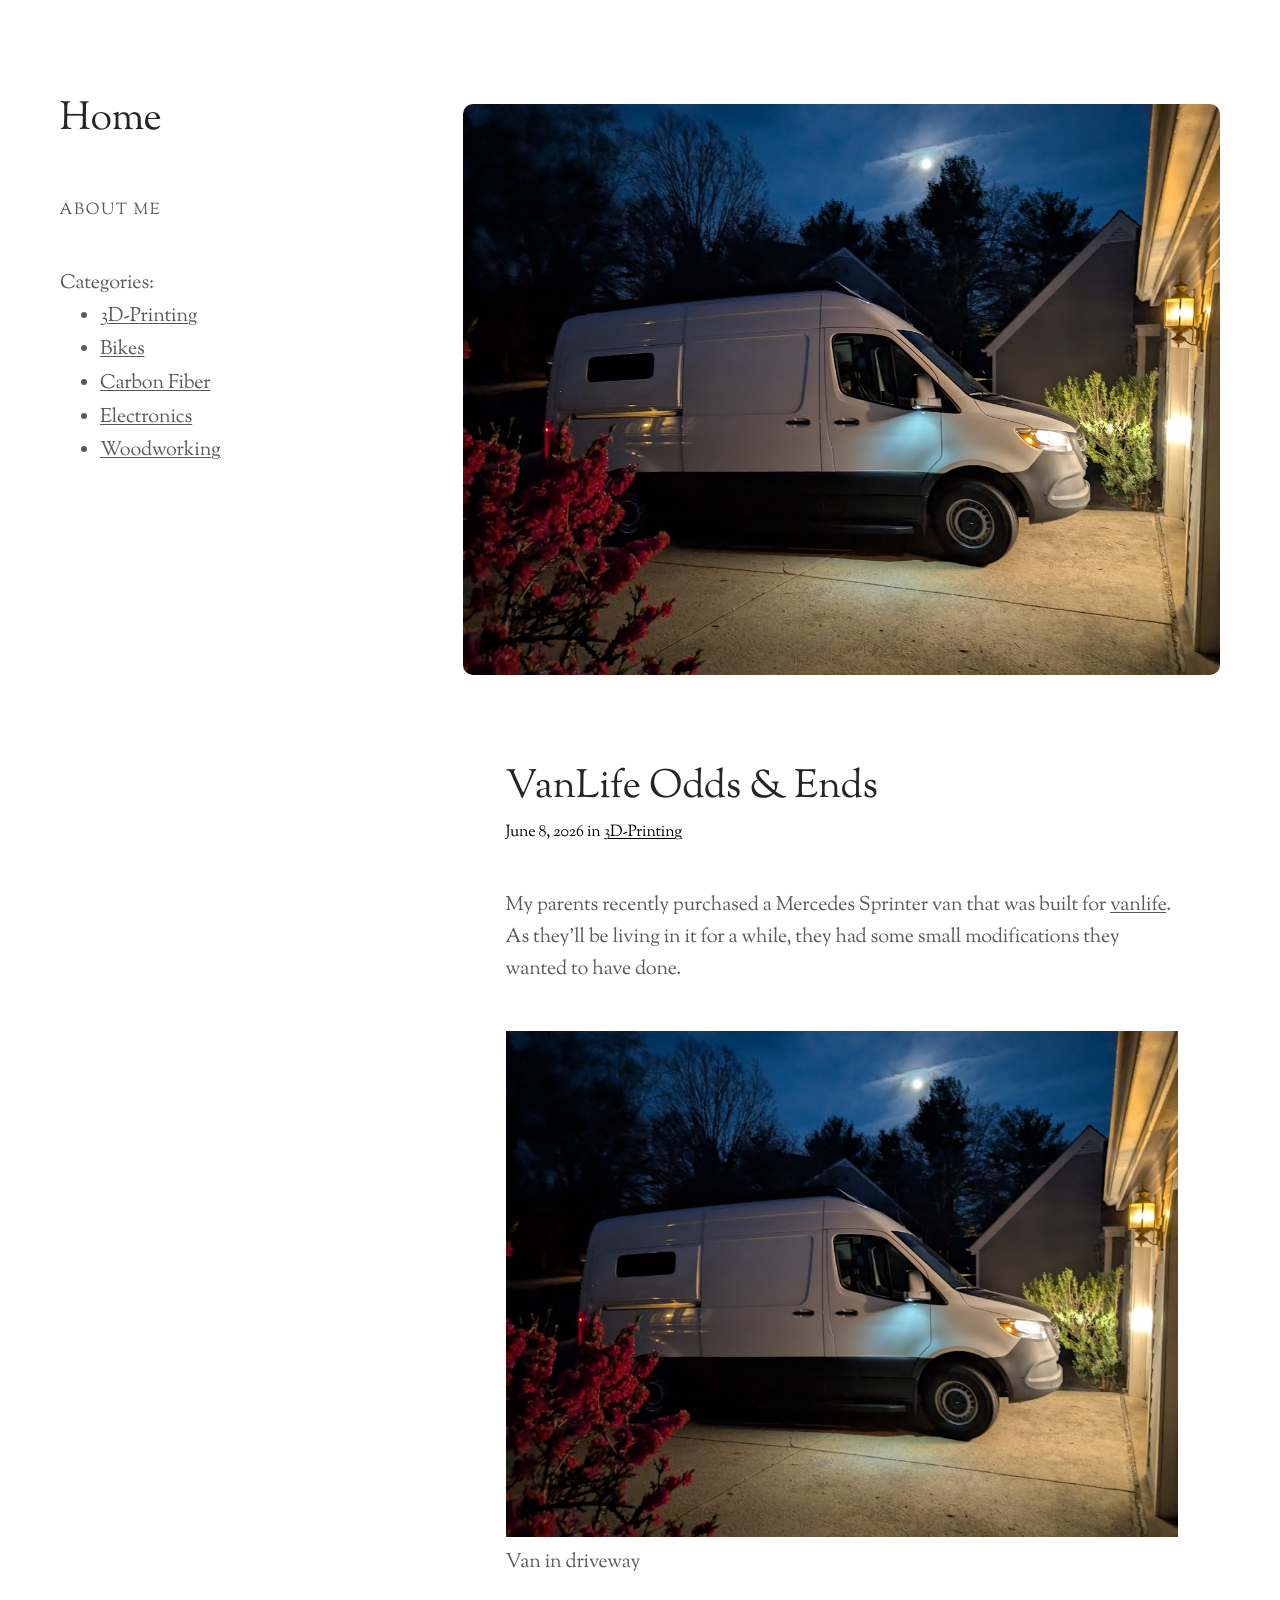
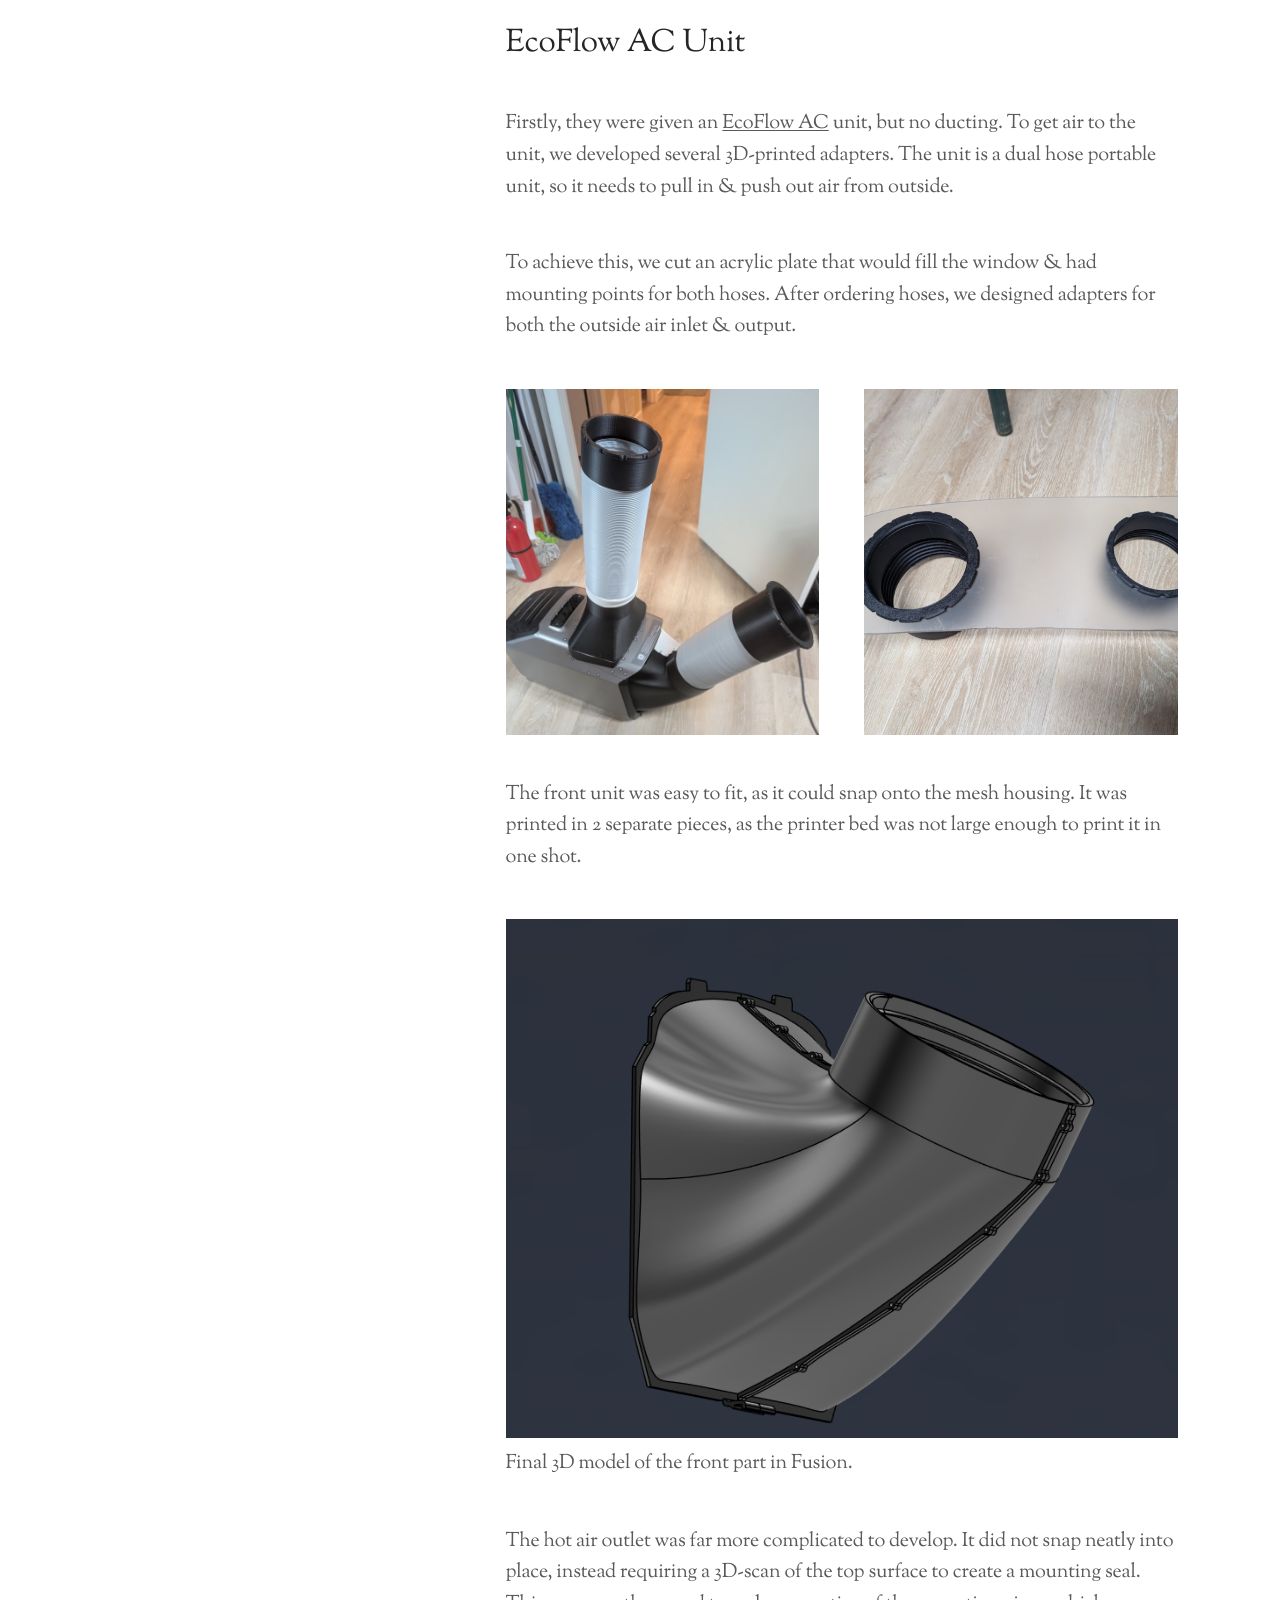
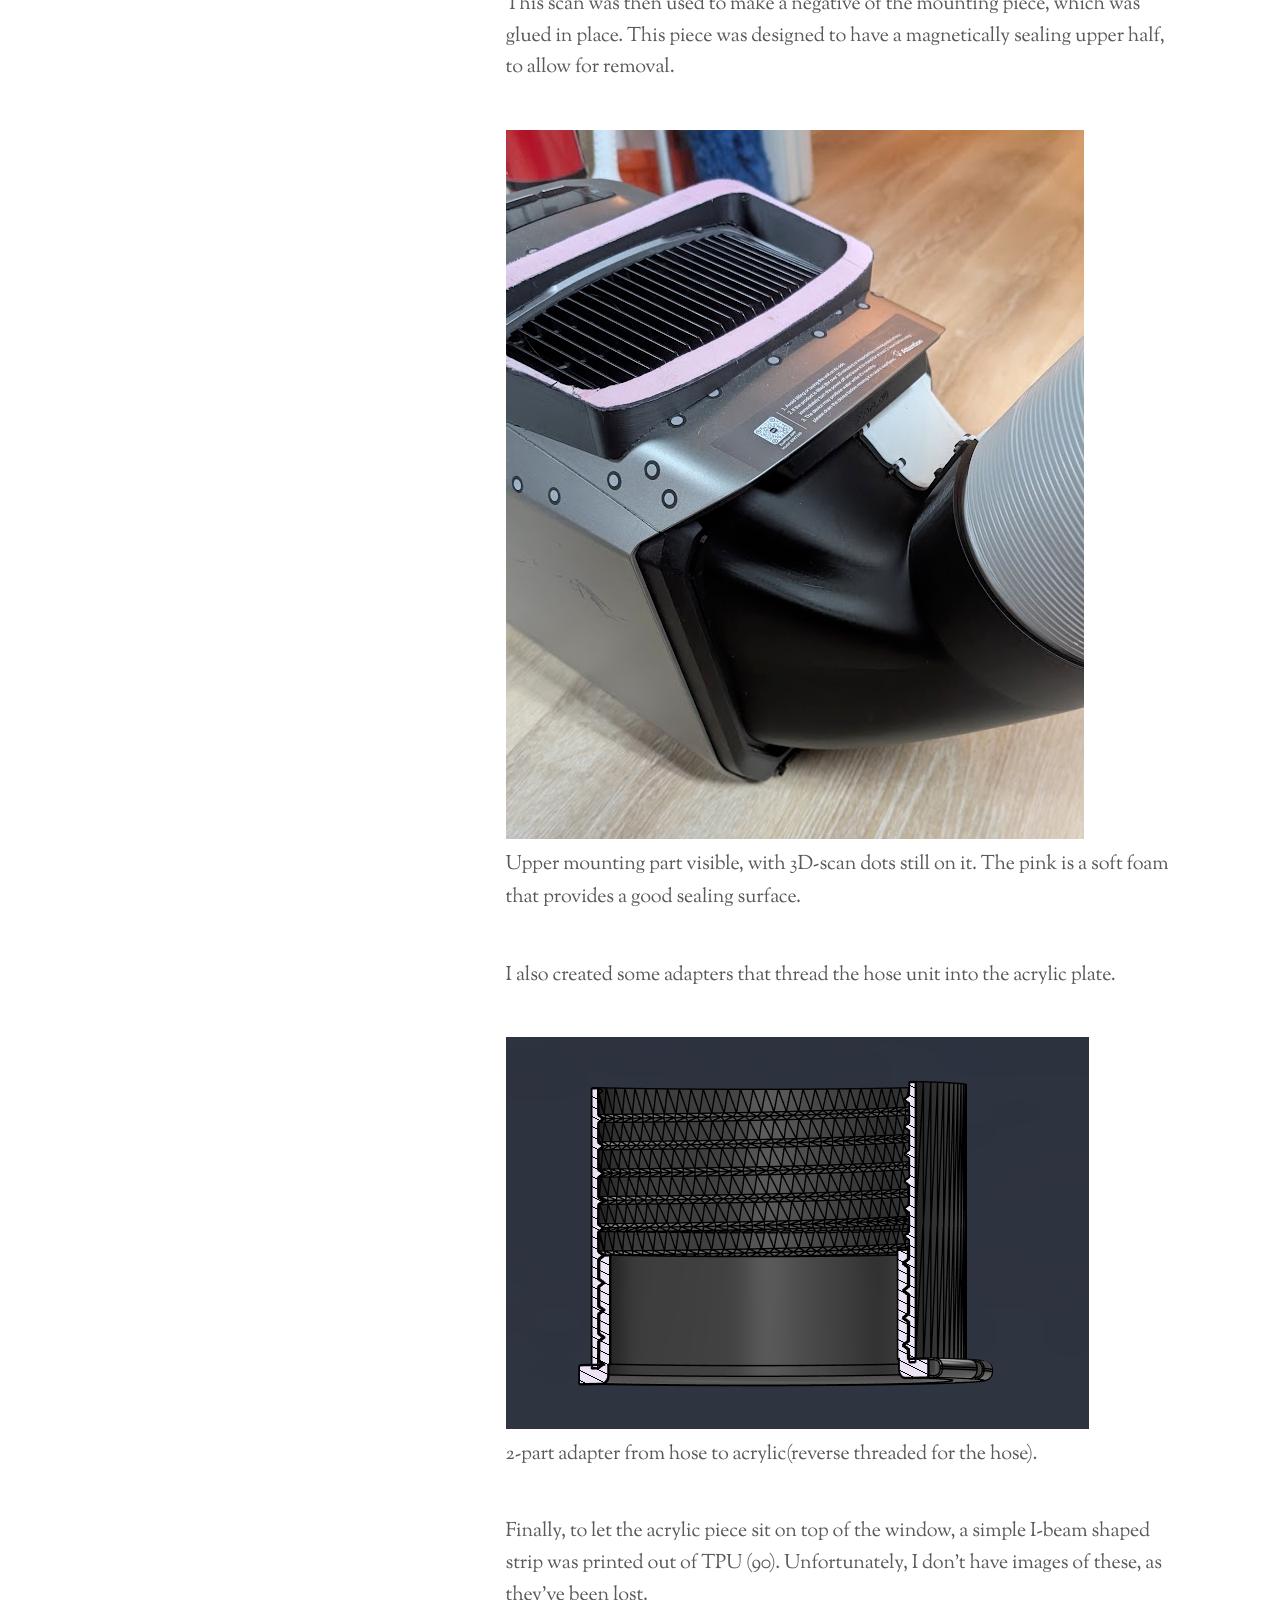
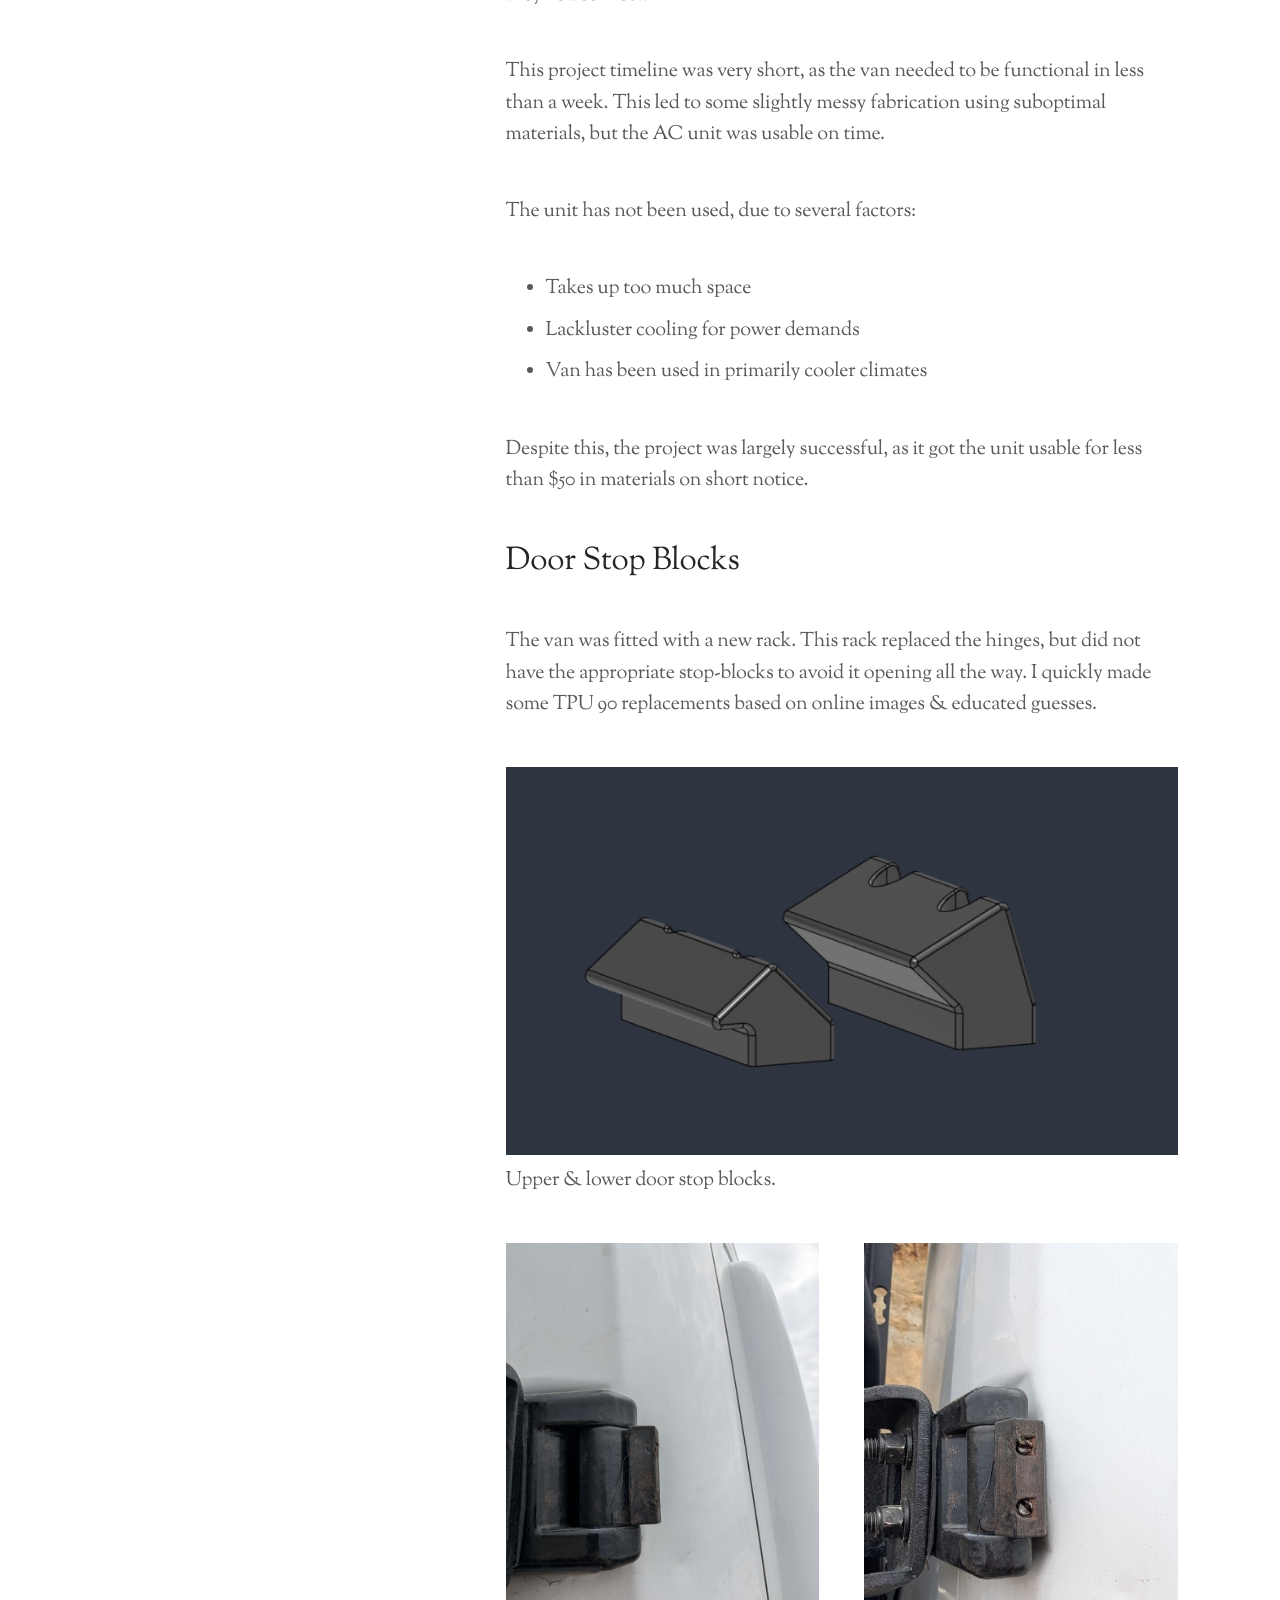
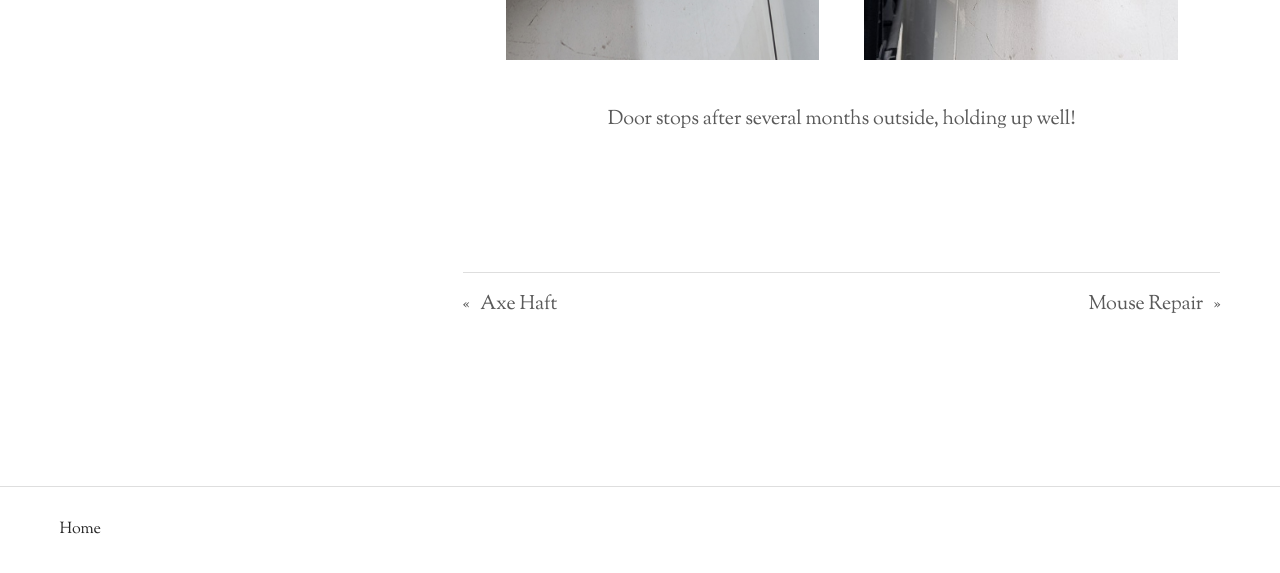
<file: vanlife-van-pieces/index.html>
<!DOCTYPE html>
<html lang="en-US">
<head><meta charset="UTF-8">
	
	<meta name="viewport" content="width=device-width, initial-scale=1">
<meta name="robots" content="max-image-preview:large">
<title>VanLife Odds &amp; Ends – Home</title>
<link rel="alternate" type="application/rss+xml" title="Home » Feed" href="/feed/">


<style id="wp-img-auto-sizes-contain-inline-css">
img:is([sizes=auto i],[sizes^="auto," i]){contain-intrinsic-size:3000px 1500px}
/*# sourceURL=wp-img-auto-sizes-contain-inline-css */
</style>
<style id="wp-block-spacer-inline-css">
.wp-block-spacer{clear:both}
/*# sourceURL=/wp-includes/blocks/spacer/style.min.css */
</style>
<style id="wp-block-site-title-inline-css">
.wp-block-site-title{box-sizing:border-box}.wp-block-site-title :where(a){color:inherit;font-family:inherit;font-size:inherit;font-style:inherit;font-weight:inherit;letter-spacing:inherit;line-height:inherit;text-decoration:inherit}
/*# sourceURL=/wp-includes/blocks/site-title/style.min.css */
</style>
<style id="wp-block-group-inline-css">
.wp-block-group{box-sizing:border-box}:where(.wp-block-group.wp-block-group-is-layout-constrained){position:relative}
/*# sourceURL=/wp-includes/blocks/group/style.min.css */
</style>
<style id="wp-block-page-list-inline-css">
.wp-block-navigation .wp-block-page-list{align-items:var(--navigation-layout-align,initial);background-color:inherit;display:flex;flex-direction:var(--navigation-layout-direction,initial);flex-wrap:var(--navigation-layout-wrap,wrap);justify-content:var(--navigation-layout-justify,initial)}.wp-block-navigation .wp-block-navigation-item{background-color:inherit}.wp-block-page-list{box-sizing:border-box}
/*# sourceURL=/wp-includes/blocks/page-list/style.min.css */
</style>
<link rel="stylesheet" id="wp-block-navigation-css" href="/wp-includes/blocks/navigation/style.min.css?ver=7.1.1" media="all">
<style id="wp-block-paragraph-inline-css">
.is-small-text{font-size:.875em}.is-regular-text{font-size:1em}.is-large-text{font-size:2.25em}.is-larger-text{font-size:3em}.has-drop-cap:not(:focus):first-letter{float:left;font-size:8.4em;font-style:normal;font-weight:100;line-height:.68;margin:.05em .1em 0 0;text-transform:uppercase}body.rtl .has-drop-cap:not(:focus):first-letter{float:none;margin-left:.1em}p.has-drop-cap.has-background{overflow:hidden}:root :where(p.has-background){padding:1.25em 2.375em}:where(p.has-text-color:not(.has-link-color)) a{color:inherit}p.has-text-align-left[style*="writing-mode:vertical-lr"],p.has-text-align-right[style*="writing-mode:vertical-rl"]{rotate:180deg}
/*# sourceURL=/wp-includes/blocks/paragraph/style.min.css */
</style>
<style id="wp-block-categories-inline-css">
.wp-block-categories{box-sizing:border-box}.wp-block-categories.alignleft{margin-right:2em}.wp-block-categories.alignright{margin-left:2em}.wp-block-categories.wp-block-categories-dropdown.aligncenter{text-align:center}.wp-block-categories .wp-block-categories__label:not(.screen-reader-text){display:block;width:100%}
/*# sourceURL=/wp-includes/blocks/categories/style.min.css */
</style>
<style id="wp-block-columns-inline-css">
.wp-block-columns{box-sizing:border-box;display:flex;flex-wrap:wrap!important}@media (min-width:782px){.wp-block-columns{flex-wrap:nowrap!important}}.wp-block-columns{align-items:normal!important}.wp-block-columns.are-vertically-aligned-top{align-items:flex-start}.wp-block-columns.are-vertically-aligned-center{align-items:center}.wp-block-columns.are-vertically-aligned-bottom{align-items:flex-end}@media (max-width:781px){.wp-block-columns:not(.is-not-stacked-on-mobile)>.wp-block-column{flex-basis:100%!important}}@media (min-width:782px){.wp-block-columns:not(.is-not-stacked-on-mobile)>.wp-block-column{flex-basis:0;flex-grow:1}.wp-block-columns:not(.is-not-stacked-on-mobile)>.wp-block-column[style*=flex-basis]{flex-grow:0}}.wp-block-columns.is-not-stacked-on-mobile{flex-wrap:nowrap!important}.wp-block-columns.is-not-stacked-on-mobile>.wp-block-column{flex-basis:0;flex-grow:1}.wp-block-columns.is-not-stacked-on-mobile>.wp-block-column[style*=flex-basis]{flex-grow:0}:where(.wp-block-columns){margin-bottom:1.75em}:where(.wp-block-columns.has-background){padding:1.25em 2.375em}.wp-block-column{flex-grow:1;min-width:0;overflow-wrap:break-word;word-break:break-word}.wp-block-column.is-vertically-aligned-top{align-self:flex-start}.wp-block-column.is-vertically-aligned-center{align-self:center}.wp-block-column.is-vertically-aligned-bottom{align-self:flex-end}.wp-block-column.is-vertically-aligned-stretch{align-self:stretch}.wp-block-column.is-vertically-aligned-bottom,.wp-block-column.is-vertically-aligned-center,.wp-block-column.is-vertically-aligned-top{width:100%}
/*# sourceURL=/wp-includes/blocks/columns/style.min.css */
</style>
<style id="wp-block-post-featured-image-inline-css">
.wp-block-post-featured-image{margin-left:0;margin-right:0}.wp-block-post-featured-image a{display:block;height:100%}.wp-block-post-featured-image :where(img){box-sizing:border-box;height:auto;max-width:100%;vertical-align:bottom;width:100%}.wp-block-post-featured-image.alignfull img,.wp-block-post-featured-image.alignwide img{width:100%}.wp-block-post-featured-image .wp-block-post-featured-image__overlay.has-background-dim{background-color:#000;inset:0;position:absolute}.wp-block-post-featured-image{position:relative}.wp-block-post-featured-image .wp-block-post-featured-image__overlay.has-background-gradient{background-color:transparent}.wp-block-post-featured-image .wp-block-post-featured-image__overlay.has-background-dim-0{opacity:0}.wp-block-post-featured-image .wp-block-post-featured-image__overlay.has-background-dim-10{opacity:.1}.wp-block-post-featured-image .wp-block-post-featured-image__overlay.has-background-dim-20{opacity:.2}.wp-block-post-featured-image .wp-block-post-featured-image__overlay.has-background-dim-30{opacity:.3}.wp-block-post-featured-image .wp-block-post-featured-image__overlay.has-background-dim-40{opacity:.4}.wp-block-post-featured-image .wp-block-post-featured-image__overlay.has-background-dim-50{opacity:.5}.wp-block-post-featured-image .wp-block-post-featured-image__overlay.has-background-dim-60{opacity:.6}.wp-block-post-featured-image .wp-block-post-featured-image__overlay.has-background-dim-70{opacity:.7}.wp-block-post-featured-image .wp-block-post-featured-image__overlay.has-background-dim-80{opacity:.8}.wp-block-post-featured-image .wp-block-post-featured-image__overlay.has-background-dim-90{opacity:.9}.wp-block-post-featured-image .wp-block-post-featured-image__overlay.has-background-dim-100{opacity:1}.wp-block-post-featured-image:where(.alignleft,.alignright){width:100%}
/*# sourceURL=/wp-includes/blocks/post-featured-image/style.min.css */
</style>
<style id="wp-block-post-title-inline-css">
.wp-block-post-title{box-sizing:border-box;word-break:break-word}.wp-block-post-title :where(a){display:inline-block;font-family:inherit;font-size:inherit;font-style:inherit;font-weight:inherit;letter-spacing:inherit;line-height:inherit;text-decoration:inherit}
/*# sourceURL=/wp-includes/blocks/post-title/style.min.css */
</style>
<style id="wp-block-post-date-inline-css">
.wp-block-post-date{box-sizing:border-box}
/*# sourceURL=/wp-includes/blocks/post-date/style.min.css */
</style>
<style id="wp-block-post-terms-inline-css">
.wp-block-post-terms{box-sizing:border-box}.wp-block-post-terms .wp-block-post-terms__separator{white-space:pre-wrap}
/*# sourceURL=/wp-includes/blocks/post-terms/style.min.css */
</style>
<style id="wp-block-image-inline-css">
.wp-block-image>a,.wp-block-image>figure>a{display:inline-block}.wp-block-image img{box-sizing:border-box;height:auto;max-width:100%;vertical-align:bottom}@media not (prefers-reduced-motion){.wp-block-image img.hide{visibility:hidden}.wp-block-image img.show{animation:show-content-image .4s}}.wp-block-image[style*=border-radius] img,.wp-block-image[style*=border-radius]>a{border-radius:inherit}.wp-block-image.has-custom-border img{box-sizing:border-box}.wp-block-image.aligncenter{text-align:center}.wp-block-image.alignfull>a,.wp-block-image.alignwide>a{width:100%}.wp-block-image.alignfull img,.wp-block-image.alignwide img{height:auto;width:100%}.wp-block-image .aligncenter,.wp-block-image .alignleft,.wp-block-image .alignright,.wp-block-image.aligncenter,.wp-block-image.alignleft,.wp-block-image.alignright{display:table}.wp-block-image .aligncenter>figcaption,.wp-block-image .alignleft>figcaption,.wp-block-image .alignright>figcaption,.wp-block-image.aligncenter>figcaption,.wp-block-image.alignleft>figcaption,.wp-block-image.alignright>figcaption{caption-side:bottom;display:table-caption}.wp-block-image .alignleft{float:left;margin:.5em 1em .5em 0}.wp-block-image .alignright{float:right;margin:.5em 0 .5em 1em}.wp-block-image .aligncenter{margin-left:auto;margin-right:auto}.wp-block-image :where(figcaption){margin-bottom:1em;margin-top:.5em}.wp-block-image.is-style-circle-mask img{border-radius:9999px}@supports ((-webkit-mask-image:none) or (mask-image:none)) or (-webkit-mask-image:none){.wp-block-image.is-style-circle-mask img{border-radius:0;-webkit-mask-image:url('data:image/svg+xml;utf8,<svg viewBox="0 0 100 100" xmlns="http://www.w3.org/2000/svg"><circle cx="50" cy="50" r="50"/></svg>');mask-image:url('data:image/svg+xml;utf8,<svg viewBox="0 0 100 100" xmlns="http://www.w3.org/2000/svg"><circle cx="50" cy="50" r="50"/></svg>');mask-mode:alpha;-webkit-mask-position:center;mask-position:center;-webkit-mask-repeat:no-repeat;mask-repeat:no-repeat;-webkit-mask-size:contain;mask-size:contain}}:root :where(.wp-block-image.is-style-rounded img,.wp-block-image .is-style-rounded img){border-radius:9999px}.wp-block-image figure{margin:0}.wp-lightbox-container{display:flex;flex-direction:column;position:relative}.wp-lightbox-container img{cursor:zoom-in}.wp-lightbox-container img:hover+button{opacity:1}.wp-lightbox-container button{align-items:center;backdrop-filter:blur(16px) saturate(180%);background-color:rgba(90,90,90,.25);border:none;border-radius:4px;cursor:zoom-in;display:flex;height:20px;justify-content:center;opacity:0;padding:0;position:absolute;right:16px;text-align:center;top:16px;width:20px;z-index:100}@media not (prefers-reduced-motion){.wp-lightbox-container button{transition:opacity .2s ease}}.wp-lightbox-container button:focus-visible{outline:3px auto rgba(90,90,90,.25);outline:3px auto -webkit-focus-ring-color;outline-offset:3px}.wp-lightbox-container button:hover{cursor:pointer;opacity:1}.wp-lightbox-container button:focus{opacity:1}.wp-lightbox-container button:focus,.wp-lightbox-container button:hover,.wp-lightbox-container button:not(:hover):not(:active):not(.has-background){background-color:rgba(90,90,90,.25);border:none}.wp-lightbox-overlay{box-sizing:border-box;cursor:zoom-out;height:100vh;left:0;overflow:hidden;position:fixed;top:0;visibility:hidden;width:100%;z-index:100000}.wp-lightbox-overlay .wp-lightbox-close-button{align-items:center;cursor:pointer;display:flex;font-family:inherit;gap:8px;justify-content:center;line-height:1;min-height:40px;min-width:40px;padding:0 4px;position:absolute;right:calc(env(safe-area-inset-right) + 16px);top:calc(env(safe-area-inset-top) + 16px);z-index:5000000}.wp-lightbox-overlay .wp-lightbox-close-button:focus,.wp-lightbox-overlay .wp-lightbox-close-button:hover,.wp-lightbox-overlay .wp-lightbox-close-button:not(:hover):not(:active):not(.has-background){background:none;border:none}.wp-lightbox-overlay .wp-lightbox-close-button:has(.wp-lightbox-close-text:not([hidden])) .wp-lightbox-close-icon svg{height:1em;width:1em}.wp-lightbox-overlay .wp-lightbox-close-icon svg{display:block}.wp-lightbox-overlay .wp-lightbox-navigation-button-next,.wp-lightbox-overlay .wp-lightbox-navigation-button-prev{align-items:center;bottom:16px;cursor:pointer;display:flex;font-family:inherit;gap:4px;justify-content:center;line-height:1;min-height:40px;min-width:40px;padding:0 8px;position:absolute;z-index:2000002}.wp-lightbox-overlay .wp-lightbox-navigation-button-next[hidden],.wp-lightbox-overlay .wp-lightbox-navigation-button-prev[hidden]{display:none}@media (min-width:960px){.wp-lightbox-overlay .wp-lightbox-navigation-button-next,.wp-lightbox-overlay .wp-lightbox-navigation-button-prev{bottom:50%;transform:translateY(-50%)}}.wp-lightbox-overlay .wp-lightbox-navigation-button-next:focus,.wp-lightbox-overlay .wp-lightbox-navigation-button-next:hover,.wp-lightbox-overlay .wp-lightbox-navigation-button-next:not(:hover):not(:active):not(.has-background),.wp-lightbox-overlay .wp-lightbox-navigation-button-prev:focus,.wp-lightbox-overlay .wp-lightbox-navigation-button-prev:hover,.wp-lightbox-overlay .wp-lightbox-navigation-button-prev:not(:hover):not(:active):not(.has-background){background:none;border:none;padding:0 8px}.wp-lightbox-overlay .wp-lightbox-navigation-button-next:has(.wp-lightbox-navigation-text:not([hidden])) .wp-lightbox-navigation-icon svg,.wp-lightbox-overlay .wp-lightbox-navigation-button-prev:has(.wp-lightbox-navigation-text:not([hidden])) .wp-lightbox-navigation-icon svg{display:block;height:1.5em;width:1.5em}.wp-lightbox-overlay .wp-lightbox-navigation-button-prev{left:calc(env(safe-area-inset-left) + 16px)}.wp-lightbox-overlay .wp-lightbox-navigation-button-next{right:calc(env(safe-area-inset-right) + 16px)}.wp-lightbox-overlay .wp-lightbox-navigation-icon svg{vertical-align:middle}.wp-lightbox-overlay .lightbox-image-container{height:var(--wp--lightbox-container-height);left:50%;overflow:hidden;position:absolute;top:50%;transform:translate(-50%,-50%);transform-origin:top left;width:var(--wp--lightbox-container-width);z-index:2000001}.wp-lightbox-overlay .wp-block-image{align-items:center;box-sizing:border-box;display:flex;height:100%;justify-content:center;margin:0;position:relative;transform-origin:0 0;width:100%;z-index:3000000}.wp-lightbox-overlay .wp-block-image img{height:var(--wp--lightbox-image-height);min-height:var(--wp--lightbox-image-height);min-width:var(--wp--lightbox-image-width);width:var(--wp--lightbox-image-width)}.wp-lightbox-overlay .wp-block-image figcaption{display:none}.wp-lightbox-overlay button{background:none;border:none}.wp-lightbox-overlay .scrim{background-color:#fff;height:100%;opacity:.9;position:absolute;width:100%;z-index:2000000}.wp-lightbox-overlay.active{visibility:visible}@media not (prefers-reduced-motion){.wp-lightbox-overlay.active{animation:turn-on-visibility .25s both}.wp-lightbox-overlay.active img{animation:turn-on-visibility .35s both}.wp-lightbox-overlay.show-closing-animation:not(.active){animation:turn-off-visibility .35s both}.wp-lightbox-overlay.show-closing-animation:not(.active) img{animation:turn-off-visibility .25s both}.wp-lightbox-overlay.zoom.active{animation:none;opacity:1;visibility:visible}.wp-lightbox-overlay.zoom.active .lightbox-image-container{animation:lightbox-zoom-in .4s}.wp-lightbox-overlay.zoom.active .lightbox-image-container img{animation:none}.wp-lightbox-overlay.zoom.active .scrim{animation:turn-on-visibility .4s forwards}.wp-lightbox-overlay.zoom.show-closing-animation:not(.active){animation:none}.wp-lightbox-overlay.zoom.show-closing-animation:not(.active) .lightbox-image-container{animation:lightbox-zoom-out .4s}.wp-lightbox-overlay.zoom.show-closing-animation:not(.active) .lightbox-image-container img{animation:none}.wp-lightbox-overlay.zoom.show-closing-animation:not(.active) .scrim{animation:turn-off-visibility .4s forwards}}@keyframes show-content-image{0%{visibility:hidden}99%{visibility:hidden}to{visibility:visible}}@keyframes turn-on-visibility{0%{opacity:0}to{opacity:1}}@keyframes turn-off-visibility{0%{opacity:1;visibility:visible}99%{opacity:0;visibility:visible}to{opacity:0;visibility:hidden}}@keyframes lightbox-zoom-in{0%{transform:translate(calc((-100vw + var(--wp--lightbox-scrollbar-width))/2 + var(--wp--lightbox-initial-left-position)),calc(-50vh + var(--wp--lightbox-initial-top-position))) scale(var(--wp--lightbox-scale))}to{transform:translate(-50%,-50%) scale(1)}}@keyframes lightbox-zoom-out{0%{transform:translate(-50%,-50%) scale(1);visibility:visible}99%{visibility:visible}to{transform:translate(calc((-100vw + var(--wp--lightbox-scrollbar-width))/2 + var(--wp--lightbox-initial-left-position)),calc(-50vh + var(--wp--lightbox-initial-top-position))) scale(var(--wp--lightbox-scale));visibility:hidden}}
/*# sourceURL=/wp-includes/blocks/image/style.min.css */
</style>
<style id="wp-block-heading-inline-css">
h1:where(.wp-block-heading).has-background,h2:where(.wp-block-heading).has-background,h3:where(.wp-block-heading).has-background,h4:where(.wp-block-heading).has-background,h5:where(.wp-block-heading).has-background,h6:where(.wp-block-heading).has-background{padding:1.25em 2.375em}h1.has-text-align-left[style*=writing-mode]:where([style*=vertical-lr]),h1.has-text-align-right[style*=writing-mode]:where([style*=vertical-rl]),h2.has-text-align-left[style*=writing-mode]:where([style*=vertical-lr]),h2.has-text-align-right[style*=writing-mode]:where([style*=vertical-rl]),h3.has-text-align-left[style*=writing-mode]:where([style*=vertical-lr]),h3.has-text-align-right[style*=writing-mode]:where([style*=vertical-rl]),h4.has-text-align-left[style*=writing-mode]:where([style*=vertical-lr]),h4.has-text-align-right[style*=writing-mode]:where([style*=vertical-rl]),h5.has-text-align-left[style*=writing-mode]:where([style*=vertical-lr]),h5.has-text-align-right[style*=writing-mode]:where([style*=vertical-rl]),h6.has-text-align-left[style*=writing-mode]:where([style*=vertical-lr]),h6.has-text-align-right[style*=writing-mode]:where([style*=vertical-rl]){rotate:180deg}
/*# sourceURL=/wp-includes/blocks/heading/style.min.css */
</style>
<style id="wp-block-gallery-inline-css">
.blocks-gallery-grid:not(.has-nested-images),.wp-block-gallery:not(.has-nested-images){display:flex;flex-wrap:wrap;list-style-type:none;margin:0;padding:0}.blocks-gallery-grid:not(.has-nested-images) .blocks-gallery-image,.blocks-gallery-grid:not(.has-nested-images) .blocks-gallery-item,.wp-block-gallery:not(.has-nested-images) .blocks-gallery-image,.wp-block-gallery:not(.has-nested-images) .blocks-gallery-item{display:flex;flex-direction:column;flex-grow:1;justify-content:center;margin:0 1em 1em 0;position:relative;width:calc(50% - 1em)}.blocks-gallery-grid:not(.has-nested-images) .blocks-gallery-image:nth-of-type(2n),.blocks-gallery-grid:not(.has-nested-images) .blocks-gallery-item:nth-of-type(2n),.wp-block-gallery:not(.has-nested-images) .blocks-gallery-image:nth-of-type(2n),.wp-block-gallery:not(.has-nested-images) .blocks-gallery-item:nth-of-type(2n){margin-right:0}.blocks-gallery-grid:not(.has-nested-images) .blocks-gallery-image figure,.blocks-gallery-grid:not(.has-nested-images) .blocks-gallery-item figure,.wp-block-gallery:not(.has-nested-images) .blocks-gallery-image figure,.wp-block-gallery:not(.has-nested-images) .blocks-gallery-item figure{align-items:flex-end;display:flex;height:100%;justify-content:flex-start;margin:0}.blocks-gallery-grid:not(.has-nested-images) .blocks-gallery-image img,.blocks-gallery-grid:not(.has-nested-images) .blocks-gallery-item img,.wp-block-gallery:not(.has-nested-images) .blocks-gallery-image img,.wp-block-gallery:not(.has-nested-images) .blocks-gallery-item img{display:block;height:auto;max-width:100%;width:auto}.blocks-gallery-grid:not(.has-nested-images) .blocks-gallery-image figcaption,.blocks-gallery-grid:not(.has-nested-images) .blocks-gallery-item figcaption,.wp-block-gallery:not(.has-nested-images) .blocks-gallery-image figcaption,.wp-block-gallery:not(.has-nested-images) .blocks-gallery-item figcaption{background:linear-gradient(0deg,rgba(0,0,0,.7),rgba(0,0,0,.3) 70%,transparent);bottom:0;box-sizing:border-box;color:#fff;font-size:.8em;margin:0;max-height:100%;overflow:auto;padding:3em .77em .7em;position:absolute;text-align:center;width:100%;z-index:2}.blocks-gallery-grid:not(.has-nested-images) .blocks-gallery-image figcaption img,.blocks-gallery-grid:not(.has-nested-images) .blocks-gallery-item figcaption img,.wp-block-gallery:not(.has-nested-images) .blocks-gallery-image figcaption img,.wp-block-gallery:not(.has-nested-images) .blocks-gallery-item figcaption img{display:inline}.blocks-gallery-grid:not(.has-nested-images) figcaption,.wp-block-gallery:not(.has-nested-images) figcaption{flex-grow:1}.blocks-gallery-grid:not(.has-nested-images).is-cropped .blocks-gallery-image a,.blocks-gallery-grid:not(.has-nested-images).is-cropped .blocks-gallery-image img,.blocks-gallery-grid:not(.has-nested-images).is-cropped .blocks-gallery-item a,.blocks-gallery-grid:not(.has-nested-images).is-cropped .blocks-gallery-item img,.wp-block-gallery:not(.has-nested-images).is-cropped .blocks-gallery-image a,.wp-block-gallery:not(.has-nested-images).is-cropped .blocks-gallery-image img,.wp-block-gallery:not(.has-nested-images).is-cropped .blocks-gallery-item a,.wp-block-gallery:not(.has-nested-images).is-cropped .blocks-gallery-item img{flex:1;height:100%;-o-object-fit:cover;object-fit:cover;width:100%}.blocks-gallery-grid:not(.has-nested-images).columns-1 .blocks-gallery-image,.blocks-gallery-grid:not(.has-nested-images).columns-1 .blocks-gallery-item,.wp-block-gallery:not(.has-nested-images).columns-1 .blocks-gallery-image,.wp-block-gallery:not(.has-nested-images).columns-1 .blocks-gallery-item{margin-right:0;width:100%}@media (min-width:600px){.blocks-gallery-grid:not(.has-nested-images).columns-3 .blocks-gallery-image,.blocks-gallery-grid:not(.has-nested-images).columns-3 .blocks-gallery-item,.wp-block-gallery:not(.has-nested-images).columns-3 .blocks-gallery-image,.wp-block-gallery:not(.has-nested-images).columns-3 .blocks-gallery-item{margin-right:1em;width:calc(33.33333% - .66667em)}.blocks-gallery-grid:not(.has-nested-images).columns-4 .blocks-gallery-image,.blocks-gallery-grid:not(.has-nested-images).columns-4 .blocks-gallery-item,.wp-block-gallery:not(.has-nested-images).columns-4 .blocks-gallery-image,.wp-block-gallery:not(.has-nested-images).columns-4 .blocks-gallery-item{margin-right:1em;width:calc(25% - .75em)}.blocks-gallery-grid:not(.has-nested-images).columns-5 .blocks-gallery-image,.blocks-gallery-grid:not(.has-nested-images).columns-5 .blocks-gallery-item,.wp-block-gallery:not(.has-nested-images).columns-5 .blocks-gallery-image,.wp-block-gallery:not(.has-nested-images).columns-5 .blocks-gallery-item{margin-right:1em;width:calc(20% - .8em)}.blocks-gallery-grid:not(.has-nested-images).columns-6 .blocks-gallery-image,.blocks-gallery-grid:not(.has-nested-images).columns-6 .blocks-gallery-item,.wp-block-gallery:not(.has-nested-images).columns-6 .blocks-gallery-image,.wp-block-gallery:not(.has-nested-images).columns-6 .blocks-gallery-item{margin-right:1em;width:calc(16.66667% - .83333em)}.blocks-gallery-grid:not(.has-nested-images).columns-7 .blocks-gallery-image,.blocks-gallery-grid:not(.has-nested-images).columns-7 .blocks-gallery-item,.wp-block-gallery:not(.has-nested-images).columns-7 .blocks-gallery-image,.wp-block-gallery:not(.has-nested-images).columns-7 .blocks-gallery-item{margin-right:1em;width:calc(14.28571% - .85714em)}.blocks-gallery-grid:not(.has-nested-images).columns-8 .blocks-gallery-image,.blocks-gallery-grid:not(.has-nested-images).columns-8 .blocks-gallery-item,.wp-block-gallery:not(.has-nested-images).columns-8 .blocks-gallery-image,.wp-block-gallery:not(.has-nested-images).columns-8 .blocks-gallery-item{margin-right:1em;width:calc(12.5% - .875em)}.blocks-gallery-grid:not(.has-nested-images).columns-1 .blocks-gallery-image:nth-of-type(1n),.blocks-gallery-grid:not(.has-nested-images).columns-1 .blocks-gallery-item:nth-of-type(1n),.blocks-gallery-grid:not(.has-nested-images).columns-2 .blocks-gallery-image:nth-of-type(2n),.blocks-gallery-grid:not(.has-nested-images).columns-2 .blocks-gallery-item:nth-of-type(2n),.blocks-gallery-grid:not(.has-nested-images).columns-3 .blocks-gallery-image:nth-of-type(3n),.blocks-gallery-grid:not(.has-nested-images).columns-3 .blocks-gallery-item:nth-of-type(3n),.blocks-gallery-grid:not(.has-nested-images).columns-4 .blocks-gallery-image:nth-of-type(4n),.blocks-gallery-grid:not(.has-nested-images).columns-4 .blocks-gallery-item:nth-of-type(4n),.blocks-gallery-grid:not(.has-nested-images).columns-5 .blocks-gallery-image:nth-of-type(5n),.blocks-gallery-grid:not(.has-nested-images).columns-5 .blocks-gallery-item:nth-of-type(5n),.blocks-gallery-grid:not(.has-nested-images).columns-6 .blocks-gallery-image:nth-of-type(6n),.blocks-gallery-grid:not(.has-nested-images).columns-6 .blocks-gallery-item:nth-of-type(6n),.blocks-gallery-grid:not(.has-nested-images).columns-7 .blocks-gallery-image:nth-of-type(7n),.blocks-gallery-grid:not(.has-nested-images).columns-7 .blocks-gallery-item:nth-of-type(7n),.blocks-gallery-grid:not(.has-nested-images).columns-8 .blocks-gallery-image:nth-of-type(8n),.blocks-gallery-grid:not(.has-nested-images).columns-8 .blocks-gallery-item:nth-of-type(8n),.wp-block-gallery:not(.has-nested-images).columns-1 .blocks-gallery-image:nth-of-type(1n),.wp-block-gallery:not(.has-nested-images).columns-1 .blocks-gallery-item:nth-of-type(1n),.wp-block-gallery:not(.has-nested-images).columns-2 .blocks-gallery-image:nth-of-type(2n),.wp-block-gallery:not(.has-nested-images).columns-2 .blocks-gallery-item:nth-of-type(2n),.wp-block-gallery:not(.has-nested-images).columns-3 .blocks-gallery-image:nth-of-type(3n),.wp-block-gallery:not(.has-nested-images).columns-3 .blocks-gallery-item:nth-of-type(3n),.wp-block-gallery:not(.has-nested-images).columns-4 .blocks-gallery-image:nth-of-type(4n),.wp-block-gallery:not(.has-nested-images).columns-4 .blocks-gallery-item:nth-of-type(4n),.wp-block-gallery:not(.has-nested-images).columns-5 .blocks-gallery-image:nth-of-type(5n),.wp-block-gallery:not(.has-nested-images).columns-5 .blocks-gallery-item:nth-of-type(5n),.wp-block-gallery:not(.has-nested-images).columns-6 .blocks-gallery-image:nth-of-type(6n),.wp-block-gallery:not(.has-nested-images).columns-6 .blocks-gallery-item:nth-of-type(6n),.wp-block-gallery:not(.has-nested-images).columns-7 .blocks-gallery-image:nth-of-type(7n),.wp-block-gallery:not(.has-nested-images).columns-7 .blocks-gallery-item:nth-of-type(7n),.wp-block-gallery:not(.has-nested-images).columns-8 .blocks-gallery-image:nth-of-type(8n),.wp-block-gallery:not(.has-nested-images).columns-8 .blocks-gallery-item:nth-of-type(8n){margin-right:0}}.blocks-gallery-grid:not(.has-nested-images) .blocks-gallery-image:last-child,.blocks-gallery-grid:not(.has-nested-images) .blocks-gallery-item:last-child,.wp-block-gallery:not(.has-nested-images) .blocks-gallery-image:last-child,.wp-block-gallery:not(.has-nested-images) .blocks-gallery-item:last-child{margin-right:0}.blocks-gallery-grid:not(.has-nested-images).alignleft,.blocks-gallery-grid:not(.has-nested-images).alignright,.wp-block-gallery:not(.has-nested-images).alignleft,.wp-block-gallery:not(.has-nested-images).alignright{max-width:420px;width:100%}.blocks-gallery-grid:not(.has-nested-images).aligncenter .blocks-gallery-item figure,.wp-block-gallery:not(.has-nested-images).aligncenter .blocks-gallery-item figure{justify-content:center}.wp-block-gallery:not(.is-cropped) .blocks-gallery-item{align-self:flex-start}figure.wp-block-gallery.has-nested-images{align-items:normal}.wp-block-gallery.has-nested-images figure.wp-block-image:not(#individual-image){margin:0;width:calc(50% - var(--wp--style--unstable-gallery-gap, 16px)/2)}.wp-block-gallery.has-nested-images figure.wp-block-image{box-sizing:border-box;display:flex;flex-direction:column;flex-grow:1;justify-content:center;max-width:100%;position:relative}.wp-block-gallery.has-nested-images figure.wp-block-image>a,.wp-block-gallery.has-nested-images figure.wp-block-image>div{flex-direction:column;flex-grow:1;margin:0}.wp-block-gallery.has-nested-images figure.wp-block-image img{display:block;height:auto;max-width:100%!important;width:auto}.wp-block-gallery.has-nested-images figure.wp-block-image figcaption,.wp-block-gallery.has-nested-images figure.wp-block-image:has(figcaption):before{bottom:0;left:0;max-height:100%;position:absolute;right:0}.wp-block-gallery.has-nested-images figure.wp-block-image:has(figcaption):before{backdrop-filter:blur(3px);content:"";height:100%;-webkit-mask-image:linear-gradient(0deg,#000 20%,transparent);mask-image:linear-gradient(0deg,#000 20%,transparent);max-height:3em;pointer-events:none}.wp-block-gallery.has-nested-images figure.wp-block-image figcaption{box-sizing:border-box;color:#fff;font-size:13px;margin:0;overflow:auto;padding:1em;text-align:center;text-shadow:0 0 1.5px #000}.wp-block-gallery.has-nested-images figure.wp-block-image figcaption::-webkit-scrollbar{height:12px;width:12px}.wp-block-gallery.has-nested-images figure.wp-block-image figcaption::-webkit-scrollbar-track{background-color:transparent}.wp-block-gallery.has-nested-images figure.wp-block-image figcaption::-webkit-scrollbar-thumb{background-clip:padding-box;background-color:transparent;border:3px solid transparent;border-radius:8px}.wp-block-gallery.has-nested-images figure.wp-block-image figcaption:focus-within::-webkit-scrollbar-thumb,.wp-block-gallery.has-nested-images figure.wp-block-image figcaption:focus::-webkit-scrollbar-thumb,.wp-block-gallery.has-nested-images figure.wp-block-image figcaption:hover::-webkit-scrollbar-thumb{background-color:hsla(0,0%,100%,.8)}.wp-block-gallery.has-nested-images figure.wp-block-image figcaption{scrollbar-color:transparent transparent;scrollbar-gutter:stable both-edges;scrollbar-width:thin}.wp-block-gallery.has-nested-images figure.wp-block-image figcaption:focus,.wp-block-gallery.has-nested-images figure.wp-block-image figcaption:focus-within,.wp-block-gallery.has-nested-images figure.wp-block-image figcaption:hover{scrollbar-color:hsla(0,0%,100%,.8) transparent}.wp-block-gallery.has-nested-images figure.wp-block-image figcaption{will-change:transform}@media (hover:none){.wp-block-gallery.has-nested-images figure.wp-block-image figcaption{scrollbar-color:hsla(0,0%,100%,.8) transparent}}.wp-block-gallery.has-nested-images figure.wp-block-image figcaption{background:linear-gradient(0deg,rgba(0,0,0,.4),transparent)}.wp-block-gallery.has-nested-images figure.wp-block-image figcaption img{display:inline}.wp-block-gallery.has-nested-images figure.wp-block-image figcaption a{color:inherit}.wp-block-gallery.has-nested-images figure.wp-block-image.has-custom-border img{box-sizing:border-box}.wp-block-gallery.has-nested-images figure.wp-block-image.has-custom-border>a,.wp-block-gallery.has-nested-images figure.wp-block-image.has-custom-border>div,.wp-block-gallery.has-nested-images figure.wp-block-image.is-style-rounded>a,.wp-block-gallery.has-nested-images figure.wp-block-image.is-style-rounded>div{flex:1 1 auto}.wp-block-gallery.has-nested-images figure.wp-block-image.has-custom-border figcaption,.wp-block-gallery.has-nested-images figure.wp-block-image.is-style-rounded figcaption{background:none;color:inherit;flex:initial;margin:0;padding:10px 10px 9px;position:relative;text-shadow:none}.wp-block-gallery.has-nested-images figure.wp-block-image.has-custom-border:before,.wp-block-gallery.has-nested-images figure.wp-block-image.is-style-rounded:before{content:none}.wp-block-gallery.has-nested-images figcaption{flex-basis:100%;flex-grow:1;text-align:center}.wp-block-gallery.has-nested-images:not(.is-cropped) figure.wp-block-image:not(#individual-image){margin-bottom:auto;margin-top:0}.wp-block-gallery.has-nested-images.is-cropped figure.wp-block-image:not(#individual-image){align-self:inherit}.wp-block-gallery.has-nested-images.is-cropped figure.wp-block-image:not(#individual-image)>a,.wp-block-gallery.has-nested-images.is-cropped figure.wp-block-image:not(#individual-image)>div:not(.components-drop-zone){display:flex}.wp-block-gallery.has-nested-images.is-cropped figure.wp-block-image:not(#individual-image) a,.wp-block-gallery.has-nested-images.is-cropped figure.wp-block-image:not(#individual-image) img{flex:1 0 0%;height:100%;-o-object-fit:cover;object-fit:cover;width:100%}.wp-block-gallery.has-nested-images.columns-1 figure.wp-block-image:not(#individual-image){width:100%}@media (min-width:600px){.wp-block-gallery.has-nested-images.columns-3 figure.wp-block-image:not(#individual-image){width:calc(33.33333% - var(--wp--style--unstable-gallery-gap, 16px)*.66667)}.wp-block-gallery.has-nested-images.columns-4 figure.wp-block-image:not(#individual-image){width:calc(25% - var(--wp--style--unstable-gallery-gap, 16px)*.75)}.wp-block-gallery.has-nested-images.columns-5 figure.wp-block-image:not(#individual-image){width:calc(20% - var(--wp--style--unstable-gallery-gap, 16px)*.8)}.wp-block-gallery.has-nested-images.columns-6 figure.wp-block-image:not(#individual-image){width:calc(16.66667% - var(--wp--style--unstable-gallery-gap, 16px)*.83333)}.wp-block-gallery.has-nested-images.columns-7 figure.wp-block-image:not(#individual-image){width:calc(14.28571% - var(--wp--style--unstable-gallery-gap, 16px)*.85714)}.wp-block-gallery.has-nested-images.columns-8 figure.wp-block-image:not(#individual-image){width:calc(12.5% - var(--wp--style--unstable-gallery-gap, 16px)*.875)}.wp-block-gallery.has-nested-images.columns-default figure.wp-block-image:not(#individual-image){width:calc(33.33% - var(--wp--style--unstable-gallery-gap, 16px)*.66667)}.wp-block-gallery.has-nested-images.columns-default figure.wp-block-image:not(#individual-image):first-child:nth-last-child(2),.wp-block-gallery.has-nested-images.columns-default figure.wp-block-image:not(#individual-image):first-child:nth-last-child(2)~figure.wp-block-image:not(#individual-image){width:calc(50% - var(--wp--style--unstable-gallery-gap, 16px)*.5)}.wp-block-gallery.has-nested-images.columns-default figure.wp-block-image:not(#individual-image):first-child:last-child{width:100%}}.wp-block-gallery.has-nested-images.alignleft,.wp-block-gallery.has-nested-images.alignright{max-width:420px;width:100%}.wp-block-gallery.has-nested-images.aligncenter{justify-content:center}
/*# sourceURL=/wp-includes/blocks/gallery/style.min.css */
</style>
<style id="wp-block-list-inline-css">
ol,ul{box-sizing:border-box}:root :where(.wp-block-list.has-background){padding:1.25em 2.375em}
/*# sourceURL=/wp-includes/blocks/list/style.min.css */
</style>
<style id="wp-block-post-content-inline-css">
.wp-block-post-content{display:flow-root}
/*# sourceURL=/wp-includes/blocks/post-content/style.min.css */
</style>
<style id="wp-block-post-navigation-link-inline-css">
.wp-block-post-navigation-link .wp-block-post-navigation-link__arrow-previous{display:inline-block;margin-right:1ch}.wp-block-post-navigation-link .wp-block-post-navigation-link__arrow-previous:not(.is-arrow-chevron){transform:scaleX(1)}.wp-block-post-navigation-link .wp-block-post-navigation-link__arrow-next{display:inline-block;margin-left:1ch}.wp-block-post-navigation-link .wp-block-post-navigation-link__arrow-next:not(.is-arrow-chevron){transform:scaleX(1)}.wp-block-post-navigation-link.has-text-align-left[style*="writing-mode: vertical-lr"],.wp-block-post-navigation-link.has-text-align-right[style*="writing-mode: vertical-rl"]{rotate:180deg}
/*# sourceURL=/wp-includes/blocks/post-navigation-link/style.min.css */
</style>
<style id="wp-emoji-styles-inline-css">

	img.wp-smiley, img.emoji {
		display: inline !important;
		border: none !important;
		box-shadow: none !important;
		height: 1em !important;
		width: 1em !important;
		margin: 0 0.07em !important;
		vertical-align: -0.1em !important;
		background: none !important;
		padding: 0 !important;
	}
/*# sourceURL=wp-emoji-styles-inline-css */
</style>
<style id="wp-block-library-inline-css">
:root{--wp-block-synced-color:#7a00df;--wp-block-synced-color--rgb:122,0,223;--wp-bound-block-color:var(--wp-block-synced-color);--wp-editor-canvas-background:#ddd;--wp-admin-theme-color:#007cba;--wp-admin-theme-color--rgb:0,124,186;--wp-admin-theme-color-darker-10:#006ba1;--wp-admin-theme-color-darker-10--rgb:0,107,160.5;--wp-admin-theme-color-darker-20:#005a87;--wp-admin-theme-color-darker-20--rgb:0,90,135;--wp-admin-border-width-focus:2px}@media (min-resolution:192dpi){:root{--wp-admin-border-width-focus:1.5px}}.wp-element-button{cursor:pointer}:root .has-very-light-gray-background-color{background-color:#eee}:root .has-very-dark-gray-background-color{background-color:#313131}:root .has-very-light-gray-color{color:#eee}:root .has-very-dark-gray-color{color:#313131}:root .has-vivid-green-cyan-to-vivid-cyan-blue-gradient-background{background:linear-gradient(135deg,#00d084,#0693e3)}:root .has-purple-crush-gradient-background{background:linear-gradient(135deg,#34e2e4,#4721fb 50%,#ab1dfe)}:root .has-hazy-dawn-gradient-background{background:linear-gradient(135deg,#faaca8,#dad0ec)}:root .has-subdued-olive-gradient-background{background:linear-gradient(135deg,#fafae1,#67a671)}:root .has-atomic-cream-gradient-background{background:linear-gradient(135deg,#fdd79a,#004a59)}:root .has-nightshade-gradient-background{background:linear-gradient(135deg,#330968,#31cdcf)}:root .has-midnight-gradient-background{background:linear-gradient(135deg,#020381,#2874fc)}:root{--wp--preset--font-size--normal:16px;--wp--preset--font-size--huge:42px}.has-regular-font-size{font-size:1em}.has-larger-font-size{font-size:2.625em}.has-normal-font-size{font-size:var(--wp--preset--font-size--normal)}.has-huge-font-size{font-size:var(--wp--preset--font-size--huge)}:root .has-text-align-center{text-align:center}:root .has-text-align-left{text-align:left}:root .has-text-align-right{text-align:right}.has-fit-text{white-space:nowrap!important}#end-resizable-editor-section{display:none}.aligncenter{clear:both}.items-justified-left{justify-content:flex-start}.items-justified-center{justify-content:center}.items-justified-right{justify-content:flex-end}.items-justified-space-between{justify-content:space-between}.screen-reader-text{word-wrap:normal!important;border:0;clip-path:inset(50%);height:1px;margin:-1px;overflow:hidden;padding:0;position:absolute;width:1px;word-break:normal!important}.screen-reader-text:focus{background-color:#ddd;clip-path:none;color:#444;display:block;font-size:1em;height:auto;left:5px;line-height:normal;padding:15px 23px 14px;text-decoration:none;top:5px;width:auto;z-index:100000}html :where(.has-border-color){border-style:solid}html :where([style^=border-color],[style*=";border-color"],[style*="; border-color"]){border-style:solid}html :where([style^=border-top-color],[style*=";border-top-color"],[style*="; border-top-color"]){border-top-style:solid}html :where([style^=border-right-color],[style*=";border-right-color"],[style*="; border-right-color"]){border-right-style:solid}html :where([style^=border-bottom-color],[style*=";border-bottom-color"],[style*="; border-bottom-color"]){border-bottom-style:solid}html :where([style^=border-left-color],[style*=";border-left-color"],[style*="; border-left-color"]){border-left-style:solid}html :where([style^=border-width],[style*=";border-width"],[style*="; border-width"]){border-style:solid}html :where([style^=border-top-width],[style*=";border-top-width"],[style*="; border-top-width"]){border-top-style:solid}html :where([style^=border-right-width],[style*=";border-right-width"],[style*="; border-right-width"]){border-right-style:solid}html :where([style^=border-bottom-width],[style*=";border-bottom-width"],[style*="; border-bottom-width"]){border-bottom-style:solid}html :where([style^=border-left-width],[style*=";border-left-width"],[style*="; border-left-width"]){border-left-style:solid}html :where(img[class*=wp-image-]){height:auto;max-width:100%}:where(figure){margin:0 0 1em}html :where(.is-position-sticky){--wp-admin--admin-bar--position-offset:var(--wp-admin--admin-bar--height,0px)}@media screen and (max-width:600px){html :where(.is-position-sticky){--wp-admin--admin-bar--position-offset:0px}}
/*# sourceURL=/wp-includes/css/dist/block-library/common.min.css */
</style>
<style id="global-styles-inline-css">
:root{--wp--preset--aspect-ratio--square: 1;--wp--preset--aspect-ratio--4-3: 4/3;--wp--preset--aspect-ratio--3-4: 3/4;--wp--preset--aspect-ratio--3-2: 3/2;--wp--preset--aspect-ratio--2-3: 2/3;--wp--preset--aspect-ratio--16-9: 16/9;--wp--preset--aspect-ratio--9-16: 9/16;--wp--preset--color--black: #000000;--wp--preset--color--cyan-bluish-gray: #abb8c3;--wp--preset--color--white: #ffffff;--wp--preset--color--pale-pink: #f78da7;--wp--preset--color--vivid-red: #cf2e2e;--wp--preset--color--luminous-vivid-orange: #ff6900;--wp--preset--color--luminous-vivid-amber: #fcb900;--wp--preset--color--light-green-cyan: #7bdcb5;--wp--preset--color--vivid-green-cyan: #00d084;--wp--preset--color--pale-cyan-blue: #8ed1fc;--wp--preset--color--vivid-cyan-blue: #0693e3;--wp--preset--color--vivid-purple: #9b51e0;--wp--preset--color--theme-1: #FFFFFF;--wp--preset--color--theme-2: #252525;--wp--preset--color--theme-3: #000000;--wp--preset--color--theme-4: #595959;--wp--preset--color--theme-5: #00000021;--wp--preset--gradient--vivid-cyan-blue-to-vivid-purple: linear-gradient(135deg,rgb(6,147,227) 0%,rgb(155,81,224) 100%);--wp--preset--gradient--light-green-cyan-to-vivid-green-cyan: linear-gradient(135deg,rgb(122,220,180) 0%,rgb(0,208,130) 100%);--wp--preset--gradient--luminous-vivid-amber-to-luminous-vivid-orange: linear-gradient(135deg,rgb(252,185,0) 0%,rgb(255,105,0) 100%);--wp--preset--gradient--luminous-vivid-orange-to-vivid-red: linear-gradient(135deg,rgb(255,105,0) 0%,rgb(207,46,46) 100%);--wp--preset--gradient--very-light-gray-to-cyan-bluish-gray: linear-gradient(135deg,rgb(238,238,238) 0%,rgb(169,184,195) 100%);--wp--preset--gradient--cool-to-warm-spectrum: linear-gradient(135deg,rgb(74,234,220) 0%,rgb(151,120,209) 20%,rgb(207,42,186) 40%,rgb(238,44,130) 60%,rgb(251,105,98) 80%,rgb(254,248,76) 100%);--wp--preset--gradient--blush-light-purple: linear-gradient(135deg,rgb(255,206,236) 0%,rgb(152,150,240) 100%);--wp--preset--gradient--blush-bordeaux: linear-gradient(135deg,rgb(254,205,165) 0%,rgb(254,45,45) 50%,rgb(107,0,62) 100%);--wp--preset--gradient--luminous-dusk: linear-gradient(135deg,rgb(255,203,112) 0%,rgb(199,81,192) 50%,rgb(65,88,208) 100%);--wp--preset--gradient--pale-ocean: linear-gradient(135deg,rgb(255,245,203) 0%,rgb(182,227,212) 50%,rgb(51,167,181) 100%);--wp--preset--gradient--electric-grass: linear-gradient(135deg,rgb(202,248,128) 0%,rgb(113,206,126) 100%);--wp--preset--gradient--midnight: linear-gradient(135deg,rgb(2,3,129) 0%,rgb(40,116,252) 100%);--wp--preset--font-size--small: 1rem;--wp--preset--font-size--medium: clamp(1.125rem, 1.125rem + ((1vw - 0.2rem) * 0.189), 1.25rem);--wp--preset--font-size--large: clamp(1.4375rem, 1.438rem + ((1vw - 0.2rem) * 0.283), 1.625rem);--wp--preset--font-size--x-large: clamp(1.625rem, 1.625rem + ((1vw - 0.2rem) * 0.568), 2rem);--wp--preset--font-size--2-x-large: clamp(2rem, 2rem + ((1vw - 0.2rem) * 0.758), 2.5rem);--wp--preset--font-family--sorts-mill-goudy: "Sorts Mill Goudy", serif;--wp--preset--font-family--quattrocento-sans: "Quattrocento Sans", sans-serif;--wp--preset--spacing--20: 8px;--wp--preset--spacing--30: 16px;--wp--preset--spacing--40: clamp(24px, 2.33vw, 32px);--wp--preset--spacing--50: clamp(32px, 3.49vw, 48px);--wp--preset--spacing--60: clamp(48px, 4.65vw, 64px);--wp--preset--spacing--70: clamp(64px, 6.98vw, 96px);--wp--preset--spacing--80: clamp(96px, 9.31vw, 128px);--wp--preset--shadow--natural: 6px 6px 9px rgba(0, 0, 0, 0.2);--wp--preset--shadow--deep: 12px 12px 50px rgba(0, 0, 0, 0.4);--wp--preset--shadow--sharp: 6px 6px 0px rgba(0, 0, 0, 0.2);--wp--preset--shadow--outlined: 6px 6px 0px -3px rgb(255, 255, 255), 6px 6px rgb(0, 0, 0);--wp--preset--shadow--crisp: 6px 6px 0px rgb(0, 0, 0);}.wp-block-button{--wp--preset--dimension--25: 25%;--wp--preset--dimension--50: 50%;--wp--preset--dimension--75: 75%;--wp--preset--dimension--100: 100%;}:root { --wp--style--global--content-size: 672px;--wp--style--global--wide-size: 1376px; }:where(body) { margin: 0; }.wp-site-blocks { padding-top: var(--wp--style--root--padding-top); padding-bottom: var(--wp--style--root--padding-bottom); }.has-global-padding { padding-right: var(--wp--style--root--padding-right); padding-left: var(--wp--style--root--padding-left); }.has-global-padding > .alignfull { margin-right: calc(var(--wp--style--root--padding-right) * -1); margin-left: calc(var(--wp--style--root--padding-left) * -1); }.has-global-padding :where(:not(.alignfull.is-layout-flow) > .has-global-padding:not(.wp-block-block, .alignfull)) { padding-right: 0; padding-left: 0; }.has-global-padding :where(:not(.alignfull.is-layout-flow) > .has-global-padding:not(.wp-block-block, .alignfull)) > .alignfull { margin-left: 0; margin-right: 0; }.wp-site-blocks > .alignleft { float: left; margin-right: 2em; }.wp-site-blocks > .alignright { float: right; margin-left: 2em; }.wp-site-blocks > .aligncenter { justify-content: center; margin-left: auto; margin-right: auto; }:where(.wp-site-blocks) > * { margin-block-start: var(--wp--preset--spacing--50); margin-block-end: 0; }:where(.wp-site-blocks) > :first-child { margin-block-start: 0; }:where(.wp-site-blocks) > :last-child { margin-block-end: 0; }:root { --wp--style--block-gap: var(--wp--preset--spacing--50); }:root :where(.is-layout-flow) > :first-child{margin-block-start: 0;}:root :where(.is-layout-flow) > :last-child{margin-block-end: 0;}:root :where(.is-layout-flow) > *{margin-block-start: var(--wp--preset--spacing--50);margin-block-end: 0;}:root :where(.is-layout-constrained) > :first-child{margin-block-start: 0;}:root :where(.is-layout-constrained) > :last-child{margin-block-end: 0;}:root :where(.is-layout-constrained) > *{margin-block-start: var(--wp--preset--spacing--50);margin-block-end: 0;}:root :where(.is-layout-flex){gap: var(--wp--preset--spacing--50);}:root :where(.is-layout-grid){gap: var(--wp--preset--spacing--50);}.is-layout-flow > .alignleft{float: left;margin-inline-start: 0;margin-inline-end: 2em;}.is-layout-flow > .alignright{float: right;margin-inline-start: 2em;margin-inline-end: 0;}.is-layout-flow > .aligncenter{margin-left: auto !important;margin-right: auto !important;}.is-layout-constrained > .alignleft{float: left;margin-inline-start: 0;margin-inline-end: 2em;}.is-layout-constrained > .alignright{float: right;margin-inline-start: 2em;margin-inline-end: 0;}.is-layout-constrained > .aligncenter{margin-left: auto !important;margin-right: auto !important;}.is-layout-constrained > :where(:not(.alignleft):not(.alignright):not(.alignfull)){max-width: var(--wp--style--global--content-size);margin-left: auto !important;margin-right: auto !important;}.is-layout-constrained > .alignwide{max-width: var(--wp--style--global--wide-size);}body .is-layout-flex{display: flex;}.is-layout-flex{flex-wrap: wrap;align-items: center;}.is-layout-flex > :is(*, div){margin: 0;}body .is-layout-grid{display: grid;}.is-layout-grid > :is(*, div){margin: 0;}body{background-color: var(--wp--preset--color--theme-1);color: var(--wp--preset--color--theme-4);font-family: var(--wp--preset--font-family--sorts-mill-goudy);font-size: var(--wp--preset--font-size--medium);font-style: normal;font-weight: 400;letter-spacing: -0.01em;line-height: 1.7;--wp--style--root--padding-top: 0px;--wp--style--root--padding-right: var(--wp--preset--spacing--40);--wp--style--root--padding-bottom: 0px;--wp--style--root--padding-left: var(--wp--preset--spacing--40);}a:where(:not(.wp-element-button)){color: currentColor;}:root :where(a:where(:not(.wp-element-button)):hover){text-decoration: none;}h1, h2, h3, h4, h5, h6{color: var(--wp--preset--color--theme-2);font-weight: 400;line-height: calc( 1em + 0.5rem );}h1{font-size: var(--wp--preset--font-size--2x-large);}h2{font-size: var(--wp--preset--font-size--x-large);}h3{font-size: var(--wp--preset--font-size--large);}h4{font-size: var(--wp--preset--font-size--medium);}h5{font-size: var(--wp--preset--font-size--small);}h6{font-size: var(--wp--preset--font-size--small);}:root :where(.wp-element-button, .wp-block-button__link){background-color: var(--wp--preset--color--theme-3);border-width: 0;color: var(--wp--preset--color--theme-1);font-family: inherit;font-size: inherit;font-style: inherit;font-weight: inherit;letter-spacing: inherit;line-height: inherit;padding-top: calc(0.667em + 2px);padding-right: calc(1.333em + 2px);padding-bottom: calc(0.667em + 2px);padding-left: calc(1.333em + 2px);text-decoration: none;text-transform: inherit;}:root :where(.wp-element-button:hover, .wp-block-button__link:hover){background-color: color-mix(in srgb, var(--wp--preset--color--theme-2) 85%, transparent);color: var(--wp--preset--color--theme-1);}:root :where(.wp-element-button:focus, .wp-block-button__link:focus){background-color: color-mix(in srgb, var(--wp--preset--color--theme-2) 85%, transparent);color: var(--wp--preset--color--theme-1);outline-offset: 4px;}:root :where(.wp-element-button:active, .wp-block-button__link:active){background-color: color-mix(in srgb, var(--wp--preset--color--theme-2) 85%, transparent);color: var(--wp--preset--color--theme-1);}:root :where(.wp-element-caption, .wp-block-audio figcaption, .wp-block-embed figcaption, .wp-block-gallery figcaption, .wp-block-image figcaption, .wp-block-table figcaption, .wp-block-video figcaption){color: var(--wp--preset--color--theme-4);}.has-black-color{color: var(--wp--preset--color--black) !important;}.has-cyan-bluish-gray-color{color: var(--wp--preset--color--cyan-bluish-gray) !important;}.has-white-color{color: var(--wp--preset--color--white) !important;}.has-pale-pink-color{color: var(--wp--preset--color--pale-pink) !important;}.has-vivid-red-color{color: var(--wp--preset--color--vivid-red) !important;}.has-luminous-vivid-orange-color{color: var(--wp--preset--color--luminous-vivid-orange) !important;}.has-luminous-vivid-amber-color{color: var(--wp--preset--color--luminous-vivid-amber) !important;}.has-light-green-cyan-color{color: var(--wp--preset--color--light-green-cyan) !important;}.has-vivid-green-cyan-color{color: var(--wp--preset--color--vivid-green-cyan) !important;}.has-pale-cyan-blue-color{color: var(--wp--preset--color--pale-cyan-blue) !important;}.has-vivid-cyan-blue-color{color: var(--wp--preset--color--vivid-cyan-blue) !important;}.has-vivid-purple-color{color: var(--wp--preset--color--vivid-purple) !important;}.has-theme-1-color{color: var(--wp--preset--color--theme-1) !important;}.has-theme-2-color{color: var(--wp--preset--color--theme-2) !important;}.has-theme-3-color{color: var(--wp--preset--color--theme-3) !important;}.has-theme-4-color{color: var(--wp--preset--color--theme-4) !important;}.has-theme-5-color{color: var(--wp--preset--color--theme-5) !important;}.has-black-background-color{background-color: var(--wp--preset--color--black) !important;}.has-cyan-bluish-gray-background-color{background-color: var(--wp--preset--color--cyan-bluish-gray) !important;}.has-white-background-color{background-color: var(--wp--preset--color--white) !important;}.has-pale-pink-background-color{background-color: var(--wp--preset--color--pale-pink) !important;}.has-vivid-red-background-color{background-color: var(--wp--preset--color--vivid-red) !important;}.has-luminous-vivid-orange-background-color{background-color: var(--wp--preset--color--luminous-vivid-orange) !important;}.has-luminous-vivid-amber-background-color{background-color: var(--wp--preset--color--luminous-vivid-amber) !important;}.has-light-green-cyan-background-color{background-color: var(--wp--preset--color--light-green-cyan) !important;}.has-vivid-green-cyan-background-color{background-color: var(--wp--preset--color--vivid-green-cyan) !important;}.has-pale-cyan-blue-background-color{background-color: var(--wp--preset--color--pale-cyan-blue) !important;}.has-vivid-cyan-blue-background-color{background-color: var(--wp--preset--color--vivid-cyan-blue) !important;}.has-vivid-purple-background-color{background-color: var(--wp--preset--color--vivid-purple) !important;}.has-theme-1-background-color{background-color: var(--wp--preset--color--theme-1) !important;}.has-theme-2-background-color{background-color: var(--wp--preset--color--theme-2) !important;}.has-theme-3-background-color{background-color: var(--wp--preset--color--theme-3) !important;}.has-theme-4-background-color{background-color: var(--wp--preset--color--theme-4) !important;}.has-theme-5-background-color{background-color: var(--wp--preset--color--theme-5) !important;}.has-black-border-color{border-color: var(--wp--preset--color--black) !important;}.has-cyan-bluish-gray-border-color{border-color: var(--wp--preset--color--cyan-bluish-gray) !important;}.has-white-border-color{border-color: var(--wp--preset--color--white) !important;}.has-pale-pink-border-color{border-color: var(--wp--preset--color--pale-pink) !important;}.has-vivid-red-border-color{border-color: var(--wp--preset--color--vivid-red) !important;}.has-luminous-vivid-orange-border-color{border-color: var(--wp--preset--color--luminous-vivid-orange) !important;}.has-luminous-vivid-amber-border-color{border-color: var(--wp--preset--color--luminous-vivid-amber) !important;}.has-light-green-cyan-border-color{border-color: var(--wp--preset--color--light-green-cyan) !important;}.has-vivid-green-cyan-border-color{border-color: var(--wp--preset--color--vivid-green-cyan) !important;}.has-pale-cyan-blue-border-color{border-color: var(--wp--preset--color--pale-cyan-blue) !important;}.has-vivid-cyan-blue-border-color{border-color: var(--wp--preset--color--vivid-cyan-blue) !important;}.has-vivid-purple-border-color{border-color: var(--wp--preset--color--vivid-purple) !important;}.has-theme-1-border-color{border-color: var(--wp--preset--color--theme-1) !important;}.has-theme-2-border-color{border-color: var(--wp--preset--color--theme-2) !important;}.has-theme-3-border-color{border-color: var(--wp--preset--color--theme-3) !important;}.has-theme-4-border-color{border-color: var(--wp--preset--color--theme-4) !important;}.has-theme-5-border-color{border-color: var(--wp--preset--color--theme-5) !important;}.has-vivid-cyan-blue-to-vivid-purple-gradient-background{background: var(--wp--preset--gradient--vivid-cyan-blue-to-vivid-purple) !important;}.has-light-green-cyan-to-vivid-green-cyan-gradient-background{background: var(--wp--preset--gradient--light-green-cyan-to-vivid-green-cyan) !important;}.has-luminous-vivid-amber-to-luminous-vivid-orange-gradient-background{background: var(--wp--preset--gradient--luminous-vivid-amber-to-luminous-vivid-orange) !important;}.has-luminous-vivid-orange-to-vivid-red-gradient-background{background: var(--wp--preset--gradient--luminous-vivid-orange-to-vivid-red) !important;}.has-very-light-gray-to-cyan-bluish-gray-gradient-background{background: var(--wp--preset--gradient--very-light-gray-to-cyan-bluish-gray) !important;}.has-cool-to-warm-spectrum-gradient-background{background: var(--wp--preset--gradient--cool-to-warm-spectrum) !important;}.has-blush-light-purple-gradient-background{background: var(--wp--preset--gradient--blush-light-purple) !important;}.has-blush-bordeaux-gradient-background{background: var(--wp--preset--gradient--blush-bordeaux) !important;}.has-luminous-dusk-gradient-background{background: var(--wp--preset--gradient--luminous-dusk) !important;}.has-pale-ocean-gradient-background{background: var(--wp--preset--gradient--pale-ocean) !important;}.has-electric-grass-gradient-background{background: var(--wp--preset--gradient--electric-grass) !important;}.has-midnight-gradient-background{background: var(--wp--preset--gradient--midnight) !important;}.has-small-font-size{font-size: var(--wp--preset--font-size--small) !important;}.has-medium-font-size{font-size: var(--wp--preset--font-size--medium) !important;}.has-large-font-size{font-size: var(--wp--preset--font-size--large) !important;}.has-x-large-font-size{font-size: var(--wp--preset--font-size--x-large) !important;}.has-2-x-large-font-size{font-size: var(--wp--preset--font-size--2-x-large) !important;}.has-sorts-mill-goudy-font-family{font-family: var(--wp--preset--font-family--sorts-mill-goudy) !important;}.has-quattrocento-sans-font-family{font-family: var(--wp--preset--font-family--quattrocento-sans) !important;}
:root :where(.wp-block-list li){margin-top: 0.5rem;}
:root :where(.wp-block-navigation a:where(:not(.wp-element-button))){text-decoration: none;}
:root :where(.wp-block-navigation a:where(:not(.wp-element-button)):hover){text-decoration: underline;}
:root :where(p){line-height: 1.6;}
:root :where(.wp-block-post-featured-image img, .wp-block-post-featured-image .block-editor-media-placeholder, .wp-block-post-featured-image .wp-block-post-featured-image__overlay){border-top-left-radius: 10px;border-top-right-radius: 10px;border-bottom-left-radius: 10px;border-bottom-right-radius: 10px;}
:root :where(.wp-block-post-navigation-link a:where(:not(.wp-element-button))){text-decoration: none;}
:root :where(.wp-block-post-navigation-link a:where(:not(.wp-element-button)):hover){text-decoration: underline;}
:root :where(.wp-block-post-terms a){white-space: nowrap;}
:root :where(.wp-block-post-title a:where(:not(.wp-element-button))){text-decoration: none;}
:root :where(.wp-block-post-title a:where(:not(.wp-element-button)):hover){text-decoration: underline;}
:root :where(.wp-block-site-title){color: var(--wp--preset--color--theme-2);}
:root :where(.wp-block-site-title a:where(:not(.wp-element-button))){color: var(--wp--preset--color--theme-2);text-decoration: none;}
:root :where(.wp-block-site-title a:where(:not(.wp-element-button)):hover){text-decoration: underline;}
/*# sourceURL=global-styles-inline-css */
</style>
<style id="core-block-supports-inline-css">
.wp-container-core-group-is-layout-c6fbfeec{gap:var(--wp--preset--spacing--20);flex-direction:column;align-items:flex-start;}@media (width <= 480px){.wp-container-core-group-is-layout-c6fbfeec{gap:0;}}.wp-container-core-navigation-is-layout-bba8c1ba{gap:var(--wp--preset--spacing--20);flex-direction:column;align-items:flex-start;}@media (width <= 480px){.wp-states-f8d432eb{font-size:var(--wp--preset--font-size--small) !important;}}.wp-container-core-group-is-layout-08ecead1{grid-template-columns:repeat(auto-fill, minmax(min(12rem, 100%), 1fr));container-type:inline-size;gap:0;}.wp-container-core-columns-is-layout-794e3cfa{flex-wrap:nowrap;}.wp-container-1{top:calc(0px + var(--wp-admin--admin-bar--position-offset, 0px));position:sticky;z-index:10;}@media (width <= 480px){.wp-states-c1e34737{padding-right:var(--wp--preset--spacing--40) !important;padding-left:var(--wp--preset--spacing--40) !important;padding-top:var(--wp--preset--spacing--40) !important;padding-bottom:var(--wp--preset--spacing--40) !important;}}@media (width <= 480px){.wp-block-hidden-mobile{display:none !important;}}.wp-container-core-group-is-layout-14ed588f{gap:0.2em;}.wp-container-core-group-is-layout-ad4534c2{gap:var(--wp--preset--spacing--20);flex-direction:column;align-items:flex-start;}@media (width <= 480px){.wp-states-5018c2aa{padding-bottom:var(--wp--preset--spacing--30) !important;}}.wp-block-gallery.wp-block-gallery-2{--wp--style--unstable-gallery-gap:var( --wp--style--gallery-gap-default, var( --gallery-block--gutter-size, var( --wp--style--block-gap, 0.5em ) ) );}.wp-block-gallery.wp-block-gallery-3{--wp--style--unstable-gallery-gap:var( --wp--style--gallery-gap-default, var( --gallery-block--gutter-size, var( --wp--style--block-gap, 0.5em ) ) );}.wp-container-core-post-content-is-layout-8555afc6 > .alignfull{margin-right:calc(0px * -1);margin-left:calc(0px * -1);}.wp-container-core-group-is-layout-e3d7d79b{flex-wrap:nowrap;justify-content:space-between;}.wp-container-core-group-is-layout-18b797ad > .alignfull{margin-right:calc(0px * -1);margin-left:calc(0px * -1);}@media (width <= 480px){.wp-states-2585c80c{padding-right:var(--wp--preset--spacing--40) !important;padding-left:var(--wp--preset--spacing--40) !important;}}.wp-container-core-columns-is-layout-e15afb30{flex-wrap:nowrap;gap:0 0;}.wp-container-core-group-is-layout-162653a7{justify-content:space-between;}@media (width <= 480px){.wp-states-060b6f14{padding-right:var(--wp--preset--spacing--40) !important;padding-left:var(--wp--preset--spacing--40) !important;}}
/*# sourceURL=core-block-supports-inline-css */
</style>
<style id="wp-block-template-skip-link-inline-css">
/*! This file is auto-generated */
.skip-link.screen-reader-text{border:0;clip-path:inset(50%);height:1px;margin:-1px;overflow:hidden;padding:0;position:absolute!important;width:1px;word-wrap:normal!important;word-break:normal!important}.skip-link.screen-reader-text:focus{background-color:#eee;clip-path:none;color:#444;display:block;font-size:1em;height:auto;left:5px;line-height:normal;padding:15px 23px 14px;text-decoration:none;top:5px;width:auto;z-index:100000}
/*# sourceURL=/wp-includes/css/wp-block-template-skip-link.min.css */
</style>
<link rel="stylesheet" id="ury-style-css" href="/wp-content/themes/ury/style.css?ver=1.0.2" media="all">
<link rel="EditURI" type="application/rsd+xml" title="RSD" href="/xmlrpc.php?rsd">
<meta name="generator" content="WordPress 7.1.1">
<link rel="canonical" href="/vanlife-van-pieces/">
<link rel="shortlink" href="/?p=57">
<style class="wp-fonts-local">
@font-face{font-family:"Sorts Mill Goudy";font-style:normal;font-weight:400;font-display:fallback;src:url('/wp-content/themes/ury/assets/fonts/sorts-mill-goudy/sorts-mill-goudy-400-normal.woff2') format('woff2');}
@font-face{font-family:"Sorts Mill Goudy";font-style:italic;font-weight:400;font-display:fallback;src:url('/wp-content/themes/ury/assets/fonts/sorts-mill-goudy/sorts-mill-goudy-400-italic.woff2') format('woff2');}
@font-face{font-family:"Quattrocento Sans";font-style:normal;font-weight:400;font-display:fallback;src:url('/wp-content/themes/ury/assets/fonts/quattrocento-sans/quattrocento-sans-400-normal.woff2') format('woff2');}
@font-face{font-family:"Quattrocento Sans";font-style:normal;font-weight:700;font-display:fallback;src:url('/wp-content/themes/ury/assets/fonts/quattrocento-sans/quattrocento-sans-700-normal.woff2') format('woff2');}
@font-face{font-family:"Quattrocento Sans";font-style:italic;font-weight:400;font-display:fallback;src:url('/wp-content/themes/ury/assets/fonts/quattrocento-sans/quattrocento-sans-400-italic.woff2') format('woff2');}
@font-face{font-family:"Quattrocento Sans";font-style:italic;font-weight:700;font-display:fallback;src:url('/wp-content/themes/ury/assets/fonts/quattrocento-sans/quattrocento-sans-700-italic.woff2') format('woff2');}
</style>
</head>

<body class="wp-singular post-template-default single single-post postid-57 single-format-standard wp-embed-responsive wp-theme-ury">

<a class="skip-link screen-reader-text" id="wp-skip-link" href="#wp--skip-link--target">Skip to content</a><div class="wp-site-blocks">
<div class="wp-block-group has-theme-1-background-color has-background is-layout-flow wp-block-group-is-layout-flow" style="min-height:100dvh">
<div class="wp-block-columns is-layout-flex wp-container-core-columns-is-layout-e15afb30 wp-block-columns-is-layout-flex">
<div class="wp-block-column is-layout-flow wp-block-column-is-layout-flow wp-states-c1e34737" style="padding-top:0;padding-right:var(--wp--preset--spacing--60);padding-bottom:var(--wp--preset--spacing--70);padding-left:var(--wp--preset--spacing--60);flex-basis:30%">
<div class="wp-block-group is-layout-flow wp-block-group-is-layout-flow wp-container-1 is-position-sticky"><header class="wp-block-template-part">
<div class="wp-block-group is-layout-flow wp-block-group-is-layout-flow">
<div style="height:var(--wp--preset--spacing--50)" aria-hidden="true" class="wp-block-spacer"></div>





<div class="wp-block-group is-vertical is-layout-flex wp-container-core-group-is-layout-c6fbfeec wp-block-group-is-layout-flex"><p class="wp-block-site-title has-2-x-large-font-size"><a href="/" target="_self" rel="home">Home</a></p>

</div>


<nav style="text-transform:uppercase;letter-spacing:0.1em" class="has-small-font-size is-vertical wp-block-navigation is-layout-flex wp-container-core-navigation-is-layout-bba8c1ba wp-block-navigation-is-layout-flex wp-states-f8d432eb" aria-label="Navigation"><ul style="text-transform:uppercase;letter-spacing:0.1em" class="wp-block-navigation__container has-small-font-size is-vertical wp-block-navigation wp-states-f8d432eb"><ul class="wp-block-page-list"><li class="wp-block-pages-list__item wp-block-navigation-item open-on-hover-click"><a class="wp-block-pages-list__item__link wp-block-navigation-item__content" href="/sample-page/">About Me</a></li></ul></ul></nav>


<div class="wp-block-columns is-layout-flex wp-container-core-columns-is-layout-794e3cfa wp-block-columns-is-layout-flex">
<div class="wp-block-column is-layout-flow wp-block-column-is-layout-flow" style="flex-basis:100%">
<div class="wp-block-group is-layout-grid wp-container-core-group-is-layout-08ecead1 wp-block-group-is-layout-grid">
<p class="wp-block-paragraph">Categories:</p>


<ul style="border-top-left-radius:0px;border-top-right-radius:0px;border-bottom-left-radius:0px;border-bottom-right-radius:0px" class="wp-block-categories-list wp-block-categories-taxonomy-category wp-block-categories has-medium-font-size">	<li class="cat-item cat-item-5"><a href="/category/3d-printing/">3D-Printing</a>
</li>
	<li class="cat-item cat-item-4"><a href="/category/bikes/">Bikes</a>
</li>
	<li class="cat-item cat-item-3"><a href="/category/carbon-fiber/">Carbon Fiber</a>
</li>
	<li class="cat-item cat-item-6"><a href="/category/electronics/">Electronics</a>
</li>
	<li class="cat-item cat-item-1"><a href="/category/woodworking/">Woodworking</a>
</li>
</ul></div>
</div>
</div>



<div class="wp-block-columns is-layout-flex wp-container-core-columns-is-layout-794e3cfa wp-block-columns-is-layout-flex">
<div class="wp-block-column is-layout-flow wp-block-column-is-layout-flow" style="flex-basis:100%"></div>
</div>
</div>
</header></div>
</div>



<div class="wp-block-column is-layout-flow wp-block-column-is-layout-flow wp-states-2585c80c" style="padding-top:0;padding-right:var(--wp--preset--spacing--60);padding-bottom:0;padding-left:var(--wp--preset--spacing--60);flex-basis:80%">
<main id="wp--skip-link--target" class="wp-block-group is-layout-flow wp-block-group-is-layout-flow" style="margin-top:0;margin-bottom:0">
<div style="height:var(--wp--preset--spacing--60)" aria-hidden="true" class="wp-block-spacer wp-block-hidden-mobile"></div>


<figure class="wp-block-post-featured-image"><img width="1255" height="945" src="/wp-content/uploads/2026/09/image-33.png" class="attachment-post-thumbnail size-post-thumbnail wp-post-image" alt="" style="object-fit:cover;" decoding="async" fetchpriority="high" srcset="/wp-content/uploads/2026/09/image-33.png 1255w, /wp-content/uploads/2026/09/image-33-300x226.png 300w, /wp-content/uploads/2026/09/image-33-1024x771.png 1024w, /wp-content/uploads/2026/09/image-33-768x578.png 768w" sizes="(max-width: 1255px) 100vw, 1255px"></figure>


<div class="wp-block-group has-global-padding is-layout-constrained wp-container-core-group-is-layout-18b797ad wp-block-group-is-layout-constrained" style="padding-top:var(--wp--preset--spacing--50);padding-right:0;padding-bottom:var(--wp--preset--spacing--50);padding-left:0">
<div class="wp-block-group is-vertical is-layout-flex wp-container-core-group-is-layout-ad4534c2 wp-block-group-is-layout-flex wp-states-5018c2aa" style="padding-top:0;padding-bottom:0"><h1 class="wp-block-post-title has-2-x-large-font-size">VanLife Odds &amp; Ends</h1>


<div class="wp-block-group has-link-color has-theme-3-color has-text-color has-small-font-size is-layout-flex wp-container-core-group-is-layout-14ed588f wp-block-group-is-layout-flex" style="margin-bottom:0/"><div class="wp-block-post-date__modified-date wp-block-post-date"><time datetime="2026-06-08T20:46:00+00:00">June 8, 2026</time></div>


<p class="wp-block-paragraph">in</p>


<div class="taxonomy-category wp-block-post-terms"><a href="/category/3d-printing/" rel="tag">3D-Printing</a></div></div>
</div>


<div style="padding-right:0;padding-left:0" class="entry-content alignfull wp-block-post-content has-global-padding is-layout-constrained wp-container-core-post-content-is-layout-8555afc6 wp-block-post-content-is-layout-constrained">
<p class="wp-block-paragraph">My parents recently purchased a Mercedes Sprinter van that was built for <a href="https://en.wikipedia.org/wiki/Van-dwelling" data-type="link" data-id="https://en.wikipedia.org/wiki/Van-dwelling">vanlife</a>. As they’ll be living in it for a while, they had some small modifications they wanted to have done.</p>



<figure class="wp-block-image size-large"><img decoding="async" width="1024" height="771" src="/wp-content/uploads/2026/09/image-33-1024x771.png" alt="" class="wp-image-72" srcset="/wp-content/uploads/2026/09/image-33-1024x771.png 1024w, /wp-content/uploads/2026/09/image-33-300x226.png 300w, /wp-content/uploads/2026/09/image-33-768x578.png 768w, /wp-content/uploads/2026/09/image-33.png 1255w" sizes="(max-width: 1024px) 100vw, 1024px"><figcaption class="wp-element-caption">Van in driveway</figcaption></figure>



<h2 class="wp-block-heading">EcoFlow AC Unit</h2>



<p class="wp-block-paragraph">Firstly, they were given an <a href="https://us.ecoflow.com/products/ecoflow-wave-3-portable-air-conditioner-with-heater?variant=55808641957961" data-type="link" data-id="https://us.ecoflow.com/products/ecoflow-wave-3-portable-air-conditioner-with-heater?variant=55808641957961">EcoFlow AC</a> unit, but no ducting. To get air to the unit, we developed several 3D-printed adapters. The unit is a dual hose portable unit, so it needs to pull in &amp; push out air from outside. </p>



<p class="wp-block-paragraph">To achieve this, we cut an acrylic plate that would fill the window &amp; had mounting points for both hoses. After ordering hoses, we designed adapters for both the outside air inlet &amp; output. </p>



<figure class="wp-block-gallery has-nested-images columns-default is-cropped wp-block-gallery-2 is-layout-flex wp-block-gallery-is-layout-flex">
<figure class="wp-block-image size-large"><img decoding="async" width="712" height="786" data-id="63" src="/wp-content/uploads/2026/09/image-28-edited.png" alt="" class="wp-image-63" srcset="/wp-content/uploads/2026/09/image-28-edited.png 712w, /wp-content/uploads/2026/09/image-28-edited-272x300.png 272w" sizes="(max-width: 712px) 100vw, 712px"></figure>



<figure class="wp-block-image size-large"><img loading="lazy" decoding="async" width="1024" height="771" data-id="62" src="/wp-content/uploads/2026/09/image-29-1024x771.png" alt="" class="wp-image-62" srcset="/wp-content/uploads/2026/09/image-29-1024x771.png 1024w, /wp-content/uploads/2026/09/image-29-300x226.png 300w, /wp-content/uploads/2026/09/image-29-768x578.png 768w, /wp-content/uploads/2026/09/image-29.png 1255w" sizes="auto, (max-width: 1024px) 100vw, 1024px"></figure>
</figure>



<p class="wp-block-paragraph">The front unit was easy to fit, as it could snap onto the mesh housing. It was printed in 2 separate pieces, as the printer bed was not large enough to print it in one shot. </p>



<figure class="wp-block-image size-full"><img loading="lazy" decoding="async" width="768" height="593" src="/wp-content/uploads/2026/09/image-27.png" alt="" class="wp-image-60" srcset="/wp-content/uploads/2026/09/image-27.png 768w, /wp-content/uploads/2026/09/image-27-300x232.png 300w" sizes="auto, (max-width: 768px) 100vw, 768px"><figcaption class="wp-element-caption">Final 3D model of the front part in Fusion.</figcaption></figure>



<p class="wp-block-paragraph">The hot air outlet was far more complicated to develop. It did not snap neatly into place, instead requiring a 3D-scan of the top surface to create a mounting seal. This scan was then used to make a negative of the mounting piece, which was glued in place. This piece was designed to have a magnetically sealing upper half, to allow for removal. </p>



<figure class="wp-block-image size-full"><img loading="lazy" decoding="async" width="578" height="709" src="/wp-content/uploads/2026/09/image-30-edited.png" alt="" class="wp-image-65" srcset="/wp-content/uploads/2026/09/image-30-edited.png 578w, /wp-content/uploads/2026/09/image-30-edited-245x300.png 245w" sizes="auto, (max-width: 578px) 100vw, 578px"><figcaption class="wp-element-caption">Upper mounting part visible, with 3D-scan dots still on it. The pink is a soft foam that provides a good sealing surface. </figcaption></figure>



<p class="wp-block-paragraph">I also created some adapters that thread the hose unit into the acrylic plate.</p>



<figure class="wp-block-image size-full"><img loading="lazy" decoding="async" width="583" height="392" src="/wp-content/uploads/2026/09/image-32.png" alt="" class="wp-image-69" srcset="/wp-content/uploads/2026/09/image-32.png 583w, /wp-content/uploads/2026/09/image-32-300x202.png 300w" sizes="auto, (max-width: 583px) 100vw, 583px"><figcaption class="wp-element-caption">2-part adapter from hose to acrylic(reverse threaded for the hose).</figcaption></figure>



<p class="wp-block-paragraph">Finally, to let the acrylic piece sit on top of the window, a simple I-beam shaped strip was printed out of TPU (90). Unfortunately, I don’t have images of these, as they’ve been lost. </p>



<p class="wp-block-paragraph">This project timeline was very short, as the van needed to be functional in less than a week. This led to some slightly messy fabrication using suboptimal materials, but the AC unit was usable on time. </p>



<p class="wp-block-paragraph">The unit has not been used, due to several factors: </p>



<ul class="wp-block-list">
<li>Takes up too much space</li>



<li>Lackluster cooling for power demands</li>



<li>Van has been used in primarily cooler climates</li>
</ul>



<p class="wp-block-paragraph">Despite this, the project was largely successful, as it got the unit usable for less than $50 in materials on short notice. </p>



<h2 class="wp-block-heading">Door Stop Blocks</h2>



<p class="wp-block-paragraph">The van was fitted with a new rack. This rack replaced the hinges, but did not have the appropriate stop-blocks to avoid it opening all the way. I quickly made some TPU 90 replacements based on online images &amp; educated guesses. </p>



<figure class="wp-block-image size-full"><img loading="lazy" decoding="async" width="987" height="570" src="/wp-content/uploads/2026/09/image-31.png" alt="" class="wp-image-66" srcset="/wp-content/uploads/2026/09/image-31.png 987w, /wp-content/uploads/2026/09/image-31-300x173.png 300w, /wp-content/uploads/2026/09/image-31-768x444.png 768w" sizes="auto, (max-width: 987px) 100vw, 987px"><figcaption class="wp-element-caption">Upper &amp; lower door stop blocks.</figcaption></figure>



<figure class="wp-block-gallery has-nested-images columns-default is-cropped wp-block-gallery-3 is-layout-flex wp-block-gallery-is-layout-flex">
<figure class="wp-block-image size-large"><img loading="lazy" decoding="async" width="771" height="1024" data-id="59" src="/wp-content/uploads/2026/09/image-26-771x1024.png" alt="" class="wp-image-59" srcset="/wp-content/uploads/2026/09/image-26-771x1024.png 771w, /wp-content/uploads/2026/09/image-26-226x300.png 226w, /wp-content/uploads/2026/09/image-26-768x1020.png 768w, /wp-content/uploads/2026/09/image-26-1157x1536.png 1157w, /wp-content/uploads/2026/09/image-26.png 1542w" sizes="auto, (max-width: 771px) 100vw, 771px"></figure>



<figure class="wp-block-image size-large"><img loading="lazy" decoding="async" width="452" height="600" data-id="58" src="/wp-content/uploads/2026/09/image-25.png" alt="" class="wp-image-58" srcset="/wp-content/uploads/2026/09/image-25.png 452w, /wp-content/uploads/2026/09/image-25-226x300.png 226w" sizes="auto, (max-width: 452px) 100vw, 452px"></figure>
<figcaption class="blocks-gallery-caption wp-element-caption">Door stops after several months outside, holding up well!</figcaption></figure>



<p class="wp-block-paragraph"></p>
</div>


<div class="wp-block-group is-layout-flow wp-block-group-is-layout-flow"></div>



<div class="wp-block-group alignwide is-layout-flow wp-block-group-is-layout-flow" style="margin-top:var(--wp--preset--spacing--70)">
<nav class="wp-block-group alignwide is-content-justification-space-between is-nowrap is-layout-flex wp-container-core-group-is-layout-e3d7d79b wp-block-group-is-layout-flex" aria-label="Post navigation" style="border-top-color:var(--wp--preset--color--theme-5);border-top-width:1px;padding-top:var(--wp--preset--spacing--30)"><div class="post-navigation-link-previous wp-block-post-navigation-link"><span class="wp-block-post-navigation-link__arrow-previous is-arrow-chevron" aria-hidden="true">«</span><a href="/axe-haft/" rel="prev">Axe Haft</a></div>

<div class="post-navigation-link-next wp-block-post-navigation-link"><a href="/mouse-repair/" rel="next">Mouse Repair</a><span class="wp-block-post-navigation-link__arrow-next is-arrow-chevron" aria-hidden="true">»</span></div></nav>
</div>


</div>
</main>
</div>
</div>
</div>


<footer class="wp-block-template-part">
<div style="height:var(--wp--preset--spacing--80)" aria-hidden="true" class="wp-block-spacer"></div>



<div class="wp-block-group has-global-padding is-layout-constrained wp-block-group-is-layout-constrained" style="border-top-color:var(--wp--preset--color--theme-5);border-top-width:1px;padding-top:var(--wp--preset--spacing--40);padding-bottom:var(--wp--preset--spacing--40)">
<div class="wp-block-group alignfull is-content-justification-space-between is-layout-flex wp-container-core-group-is-layout-162653a7 wp-block-group-is-layout-flex wp-states-060b6f14" style="padding-right:var(--wp--preset--spacing--60);padding-left:var(--wp--preset--spacing--60)"><p class="wp-block-site-title has-small-font-size"><a href="/" target="_self" rel="home">Home</a></p>


<p class="has-small-font-size wp-block-paragraph"></p>
</div>
</div>
</footer></div>
<script type="speculationrules">
{"prefetch":[{"source":"document","where":{"and":[{"href_matches":"/*"},{"not":{"href_matches":["/wp-*.php","/wp-admin/*","/wp-content/uploads/*","/wp-content/*","/wp-content/plugins/*","/wp-content/themes/ury/*","/*\\?(.+)"]}},{"not":{"selector_matches":"a[rel~=\"nofollow\"]"}},{"not":{"selector_matches":".no-prefetch, .no-prefetch a"}}]},"eagerness":"conservative"}]}
</script>
<script id="wp-emoji-settings" type="application/json">
{"baseUrl":"https://s.w.org/images/core/emoji/17.0.2/72x72/","ext":".png","svgUrl":"https://s.w.org/images/core/emoji/17.0.2/svg/","svgExt":".svg","source":{"concatemoji":"/wp-includes/js/wp-emoji-release.min.js?ver=7.1.1"}}
</script>
<script type="module">
/*! This file is auto-generated */
var e="script#wp-emoji-settings",t=document.querySelector(e);if(!(t instanceof HTMLScriptElement))throw new Error("Element missing: "+e);const r=JSON.parse(t.text),s=(window._wpemojiSettings=r,"wpEmojiSettingsSupports"),o=["flag","emoji"];function i(e){try{var t={supportTests:e,timestamp:(new Date).valueOf()};sessionStorage.setItem(s,JSON.stringify(t))}catch(e){}}function c(e,t,n){e.clearRect(0,0,e.canvas.width,e.canvas.height),e.fillText(t,0,0);t=new Uint32Array(e.getImageData(0,0,e.canvas.width,e.canvas.height).data);e.clearRect(0,0,e.canvas.width,e.canvas.height),e.fillText(n,0,0);const r=new Uint32Array(e.getImageData(0,0,e.canvas.width,e.canvas.height).data);return t.every((e,t)=>e===r[t])}function p(e,t){e.clearRect(0,0,e.canvas.width,e.canvas.height),e.fillText(t,0,0);var n=e.getImageData(16,16,1,1);for(let e=0;e<n.data.length;e++)if(0!==n.data[e])return!1;return!0}function u(e,t,n,r){switch(t){case"flag":return n(e,"\ud83c\udff3\ufe0f\u200d\u26a7\ufe0f","\ud83c\udff3\ufe0f\u200b\u26a7\ufe0f")?!1:!n(e,"\ud83c\udde8\ud83c\uddf6","\ud83c\udde8\u200b\ud83c\uddf6")&&!n(e,"\ud83c\udff4\udb40\udc67\udb40\udc62\udb40\udc65\udb40\udc6e\udb40\udc67\udb40\udc7f","\ud83c\udff4\u200b\udb40\udc67\u200b\udb40\udc62\u200b\udb40\udc65\u200b\udb40\udc6e\u200b\udb40\udc67\u200b\udb40\udc7f");case"emoji":return!r(e,"\ud83e\u1fac8")}return!1}function f(e,t,n,r){let a;const s=(a="undefined"!=typeof WorkerGlobalScope&&self instanceof WorkerGlobalScope?new OffscreenCanvas(300,150):document.createElement("canvas")).getContext("2d",{willReadFrequently:!0}),o=(s.textBaseline="top",s.font="600 32px Arial",{});return e.forEach(e=>{o[e]=t(s,e,n,r)}),o}function a(e){var t=document.createElement("script");t.src=e,t.defer=!0,document.head.appendChild(t)}r.supports={everything:!0,everythingExceptFlag:!0},new Promise(t=>{let n=function(){try{var e=JSON.parse(sessionStorage.getItem(s));if("object"==typeof e&&"number"==typeof e.timestamp&&(new Date).valueOf()<e.timestamp+604800&&"object"==typeof e.supportTests)return e.supportTests}catch(e){}return null}();if(!n){if("undefined"!=typeof Worker&&"undefined"!=typeof OffscreenCanvas&&"undefined"!=typeof URL&&URL.createObjectURL&&"undefined"!=typeof Blob)try{var e="postMessage("+f.toString()+"("+[JSON.stringify(o),u.toString(),c.toString(),p.toString()].join(",")+"));",r=new Blob([e],{type:"text/javascript"});const a=new Worker(URL.createObjectURL(r),{name:"wpTestEmojiSupports"});return void(a.onmessage=e=>{i(n=e.data),a.terminate(),t(n)})}catch(e){}i(n=f(o,u,c,p))}t(n)}).then(e=>{for(const n in e)r.supports[n]=e[n],r.supports.everything=r.supports.everything&&r.supports[n],"flag"!==n&&(r.supports.everythingExceptFlag=r.supports.everythingExceptFlag&&r.supports[n]);var t;r.supports.everythingExceptFlag=r.supports.everythingExceptFlag&&!r.supports.flag,r.supports.everything||((t=r.source||{}).concatemoji?a(t.concatemoji):t.wpemoji&&t.twemoji&&(a(t.twemoji),a(t.wpemoji)))});
//# sourceURL=/wp-includes/js/wp-emoji-loader.min.js
</script>
</body>
</html>
</file>
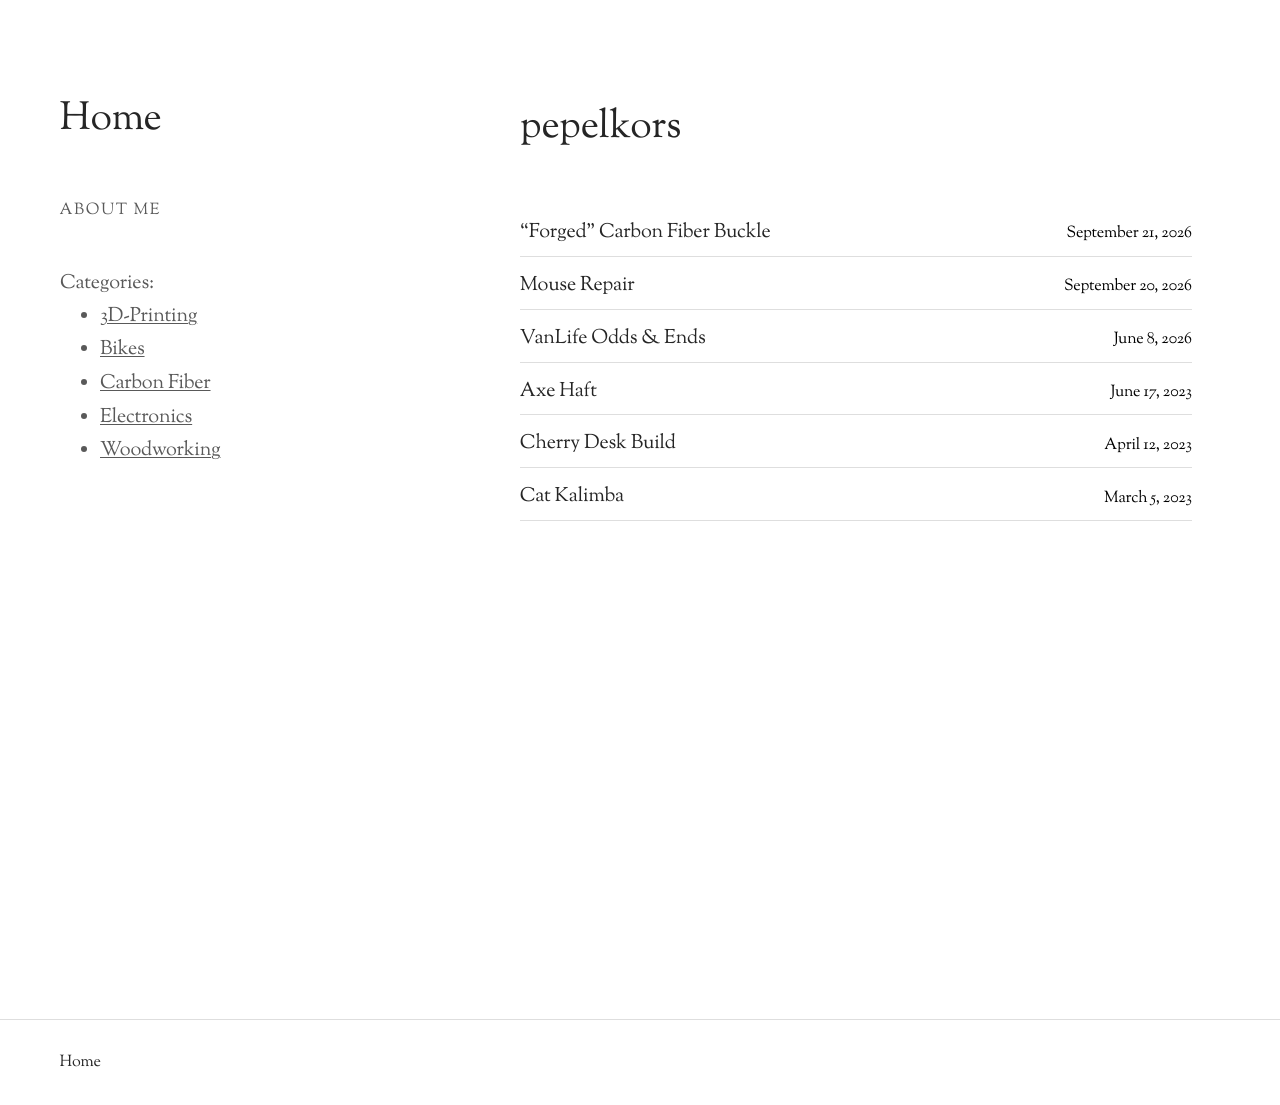
<file: author/pepelkors/index.html>
<!DOCTYPE html>
<html lang="en-US">
<head><meta charset="UTF-8">
	
	<meta name="viewport" content="width=device-width, initial-scale=1">
<meta name="robots" content="max-image-preview:large">
<title>pepelkors – Home</title>
<link rel="alternate" type="application/rss+xml" title="Home » Feed" href="/feed/">
<link rel="alternate" type="application/rss+xml" title="Home » Posts by pepelkors Feed" href="/author/pepelkors/feed/">
<style id="wp-img-auto-sizes-contain-inline-css">
img:is([sizes=auto i],[sizes^="auto," i]){contain-intrinsic-size:3000px 1500px}
/*# sourceURL=wp-img-auto-sizes-contain-inline-css */
</style>
<style id="wp-block-spacer-inline-css">
.wp-block-spacer{clear:both}
/*# sourceURL=/wp-includes/blocks/spacer/style.min.css */
</style>
<style id="wp-block-site-title-inline-css">
.wp-block-site-title{box-sizing:border-box}.wp-block-site-title :where(a){color:inherit;font-family:inherit;font-size:inherit;font-style:inherit;font-weight:inherit;letter-spacing:inherit;line-height:inherit;text-decoration:inherit}
/*# sourceURL=/wp-includes/blocks/site-title/style.min.css */
</style>
<style id="wp-block-group-inline-css">
.wp-block-group{box-sizing:border-box}:where(.wp-block-group.wp-block-group-is-layout-constrained){position:relative}
/*# sourceURL=/wp-includes/blocks/group/style.min.css */
</style>
<style id="wp-block-page-list-inline-css">
.wp-block-navigation .wp-block-page-list{align-items:var(--navigation-layout-align,initial);background-color:inherit;display:flex;flex-direction:var(--navigation-layout-direction,initial);flex-wrap:var(--navigation-layout-wrap,wrap);justify-content:var(--navigation-layout-justify,initial)}.wp-block-navigation .wp-block-navigation-item{background-color:inherit}.wp-block-page-list{box-sizing:border-box}
/*# sourceURL=/wp-includes/blocks/page-list/style.min.css */
</style>
<style id="wp-block-navigation-inline-css">
.wp-block-navigation{position:relative}.wp-block-navigation ul{margin-bottom:0;margin-left:0;margin-top:0;padding-left:0}.wp-block-navigation ul,.wp-block-navigation ul li{list-style:none}.wp-block-navigation .wp-block-navigation-item{align-items:center;background-color:inherit;display:flex;position:relative}.wp-block-navigation .wp-block-navigation-item .wp-block-navigation__submenu-container:empty{display:none}.wp-block-navigation .wp-block-navigation-item__content{display:block;z-index:1}.wp-block-navigation .wp-block-navigation-item__content.wp-block-navigation-item__content{color:inherit}.wp-block-navigation.has-text-decoration-underline .wp-block-navigation-item__content,.wp-block-navigation.has-text-decoration-underline .wp-block-navigation-item__content:active,.wp-block-navigation.has-text-decoration-underline .wp-block-navigation-item__content:focus{text-decoration:underline}.wp-block-navigation.has-text-decoration-line-through .wp-block-navigation-item__content,.wp-block-navigation.has-text-decoration-line-through .wp-block-navigation-item__content:active,.wp-block-navigation.has-text-decoration-line-through .wp-block-navigation-item__content:focus{text-decoration:line-through}.wp-block-navigation :where(a),.wp-block-navigation :where(a:active),.wp-block-navigation :where(a:focus){text-decoration:none}.wp-block-navigation .wp-block-navigation__submenu-icon{align-self:center;background-color:inherit;border:none;color:currentColor;display:inline-block;font-size:inherit;height:.6em;line-height:0;margin-left:.25em;padding:0;width:.6em}.wp-block-navigation .wp-block-navigation__submenu-icon svg{stroke:currentColor;display:inline-block;height:inherit;margin-top:.075em;width:inherit}.wp-block-navigation{--navigation-layout-justification-setting:flex-start;--navigation-layout-direction:row;--navigation-layout-wrap:wrap;--navigation-layout-justify:flex-start;--navigation-layout-align:center}.wp-block-navigation.is-vertical{--navigation-layout-direction:column;--navigation-layout-justify:initial;--navigation-layout-align:flex-start}.wp-block-navigation.no-wrap{--navigation-layout-wrap:nowrap}.wp-block-navigation.items-justified-center{--navigation-layout-justification-setting:center;--navigation-layout-justify:center}.wp-block-navigation.items-justified-center.is-vertical{--navigation-layout-align:center}.wp-block-navigation.items-justified-right{--navigation-layout-justification-setting:flex-end;--navigation-layout-justify:flex-end}.wp-block-navigation.items-justified-right.is-vertical{--navigation-layout-align:flex-end}.wp-block-navigation.items-justified-space-between{--navigation-layout-justification-setting:space-between;--navigation-layout-justify:space-between}:where(.wp-block-navigation) ul li{padding:0}.wp-block-navigation .has-child .wp-block-navigation__submenu-container{align-items:normal;background-color:inherit;color:inherit;display:flex;flex-direction:column;opacity:0;position:absolute;z-index:2}@media not (prefers-reduced-motion){.wp-block-navigation .has-child .wp-block-navigation__submenu-container{transition:opacity .1s linear}}.wp-block-navigation .has-child .wp-block-navigation__submenu-container{height:0;overflow:hidden;visibility:hidden;width:0}.wp-block-navigation .has-child .wp-block-navigation__submenu-container>.wp-block-navigation-item>.wp-block-navigation-item__content{display:flex;flex-grow:1;padding:.5em 1em}.wp-block-navigation .has-child .wp-block-navigation__submenu-container>.wp-block-navigation-item>.wp-block-navigation-item__content .wp-block-navigation__submenu-icon{margin-left:auto;margin-right:0}.wp-block-navigation .has-child .wp-block-navigation__submenu-container .wp-block-navigation-item__content{margin:0}.wp-block-navigation .has-child .wp-block-navigation__submenu-container{left:-1px;top:100%}@media (min-width:782px){.wp-block-navigation .has-child .wp-block-navigation__submenu-container .wp-block-navigation__submenu-container{left:100%;top:-1px}.wp-block-navigation .has-child .wp-block-navigation__submenu-container .wp-block-navigation__submenu-container:before{background:transparent;content:"";display:block;height:100%;position:absolute;right:100%;width:.5em}.wp-block-navigation .has-child .wp-block-navigation__submenu-container .wp-block-navigation__submenu-icon{margin-right:.25em}.wp-block-navigation .has-child .wp-block-navigation__submenu-container .wp-block-navigation__submenu-icon svg{transform:rotate(-90deg)}}@media (hover:hover){.wp-block-navigation .has-child:not(.open-on-click):hover>.wp-block-navigation__submenu-container{height:auto;min-width:200px;opacity:1;overflow:visible;visibility:visible;width:auto}}.wp-block-navigation .has-child .wp-block-navigation-submenu__toggle[aria-expanded=true]~.wp-block-navigation__submenu-container,.wp-block-navigation .has-child:not(.open-on-click):not(.open-on-hover-click):focus-within>.wp-block-navigation__submenu-container{height:auto;min-width:200px;opacity:1;overflow:visible;visibility:visible;width:auto}.wp-block-navigation .has-child.open-always{align-items:var(--navigation-layout-align,initial);flex-direction:var(--navigation-layout-direction,initial);flex-wrap:var(--navigation-layout-wrap,wrap);gap:var(--wp--style--block-gap,2em)}.wp-block-navigation .has-child.open-always,.wp-block-navigation .has-child.open-always .wp-block-navigation-item{justify-content:var(--navigation-layout-justify,initial)}.wp-block-navigation .has-child.open-always .wp-block-navigation__submenu-container,.wp-block-navigation .has-child.open-always.wp-block-navigation-submenu{gap:var(--wp--style--block-gap,2em)}.wp-block-navigation .has-child.open-always .wp-block-navigation-item,.wp-block-navigation .has-child.open-always .wp-block-navigation__submenu-container,.wp-block-navigation .has-child.open-always.wp-block-navigation-submenu{padding-bottom:0;padding-top:0}.wp-block-navigation .has-child.open-always .wp-block-navigation__submenu-container{padding-left:var(--wp--style--block-gap,2em);padding-right:var(--wp--style--block-gap,2em)}.wp-block-navigation .has-child.open-always .wp-block-navigation__submenu-container .wp-block-navigation-item__content{padding:0}.wp-block-navigation .has-child.open-always .wp-block-navigation__submenu-container>.wp-block-navigation-item>.wp-block-navigation-item__content,.wp-block-navigation .has-child.open-always>.wp-block-navigation-item__content{flex-grow:0}.wp-block-navigation .has-child.open-always>.wp-block-navigation__submenu-container{background-color:transparent;border:none;color:inherit;flex-basis:100%;height:auto;opacity:1;overflow:visible;position:static;visibility:visible;width:auto}.wp-block-navigation.has-background .has-child .wp-block-navigation__submenu-container{left:0;top:100%}@media (min-width:782px){.wp-block-navigation.has-background .has-child .wp-block-navigation__submenu-container .wp-block-navigation__submenu-container{left:100%;top:0}}.wp-block-navigation-submenu{display:flex;position:relative}.wp-block-navigation-submenu .wp-block-navigation__submenu-icon svg{stroke:currentColor}button.wp-block-navigation-item__content{background-color:transparent;border:none;color:currentColor;font-family:inherit;font-size:inherit;font-style:inherit;font-weight:inherit;letter-spacing:inherit;line-height:inherit;text-align:left;text-transform:inherit}.wp-block-navigation-submenu__toggle{cursor:pointer}.wp-block-navigation-submenu__toggle[aria-expanded=true]+.wp-block-navigation__submenu-icon>svg,.wp-block-navigation-submenu__toggle[aria-expanded=true]>svg{transform:rotate(180deg)}.wp-block-navigation-item.open-on-click .wp-block-navigation-submenu__toggle{padding-left:0;padding-right:.85em}.wp-block-navigation-item.open-on-click .wp-block-navigation-submenu__toggle+.wp-block-navigation__submenu-icon{margin-left:-.6em;pointer-events:none}.wp-block-navigation-item.open-on-click button.wp-block-navigation-item__content:not(.wp-block-navigation-submenu__toggle){padding:0}.wp-block-navigation .wp-block-page-list,.wp-block-navigation__container,.wp-block-navigation__responsive-close,.wp-block-navigation__responsive-container,.wp-block-navigation__responsive-container-content,.wp-block-navigation__responsive-dialog{gap:inherit}:where(.wp-block-navigation.has-background .wp-block-navigation-item a:not(.wp-element-button)),:where(.wp-block-navigation.has-background .wp-block-navigation-submenu a:not(.wp-element-button)){padding:.5em 1em}:where(.wp-block-navigation .wp-block-navigation__submenu-container .wp-block-navigation-item a:not(.wp-element-button)),:where(.wp-block-navigation .wp-block-navigation__submenu-container .wp-block-navigation-submenu a:not(.wp-element-button)),:where(.wp-block-navigation .wp-block-navigation__submenu-container .wp-block-navigation-submenu button.wp-block-navigation-item__content),:where(.wp-block-navigation .wp-block-navigation__submenu-container .wp-block-pages-list__item button.wp-block-navigation-item__content){padding:.5em 1em}.wp-block-navigation.items-justified-right .wp-block-navigation__container .has-child .wp-block-navigation__submenu-container,.wp-block-navigation.items-justified-right .wp-block-page-list>.has-child .wp-block-navigation__submenu-container,.wp-block-navigation.items-justified-space-between .wp-block-page-list>.has-child:last-child .wp-block-navigation__submenu-container,.wp-block-navigation.items-justified-space-between>.wp-block-navigation__container>.has-child:last-child .wp-block-navigation__submenu-container{left:auto;right:0}.wp-block-navigation.items-justified-right .wp-block-navigation__container .has-child .wp-block-navigation__submenu-container .wp-block-navigation__submenu-container,.wp-block-navigation.items-justified-right .wp-block-page-list>.has-child .wp-block-navigation__submenu-container .wp-block-navigation__submenu-container,.wp-block-navigation.items-justified-space-between .wp-block-page-list>.has-child:last-child .wp-block-navigation__submenu-container .wp-block-navigation__submenu-container,.wp-block-navigation.items-justified-space-between>.wp-block-navigation__container>.has-child:last-child .wp-block-navigation__submenu-container .wp-block-navigation__submenu-container{left:-1px;right:-1px}@media (min-width:782px){.wp-block-navigation.items-justified-right .wp-block-navigation__container .has-child .wp-block-navigation__submenu-container .wp-block-navigation__submenu-container,.wp-block-navigation.items-justified-right .wp-block-page-list>.has-child .wp-block-navigation__submenu-container .wp-block-navigation__submenu-container,.wp-block-navigation.items-justified-space-between .wp-block-page-list>.has-child:last-child .wp-block-navigation__submenu-container .wp-block-navigation__submenu-container,.wp-block-navigation.items-justified-space-between>.wp-block-navigation__container>.has-child:last-child .wp-block-navigation__submenu-container .wp-block-navigation__submenu-container{left:auto;right:100%}}.wp-block-navigation:not(.has-background) .wp-block-navigation__submenu-container{background-color:#fff;border:1px solid rgba(0,0,0,.15)}.wp-block-navigation.has-background .wp-block-navigation__submenu-container{background-color:inherit}.wp-block-navigation:not(.has-text-color) .wp-block-navigation__submenu-container{color:#000}.wp-block-navigation__container{align-items:var(--navigation-layout-align,initial);display:flex;flex-direction:var(--navigation-layout-direction,initial);flex-wrap:var(--navigation-layout-wrap,wrap);justify-content:var(--navigation-layout-justify,initial);list-style:none;margin:0;padding-left:0}.wp-block-navigation__container .is-responsive{display:none}.wp-block-navigation__container:only-child,.wp-block-page-list:only-child{flex-grow:1}@keyframes overlay-menu__fade-in-animation{0%{opacity:0;transform:translateY(.5em)}to{opacity:1;transform:translateY(0)}}.wp-block-navigation__responsive-container{bottom:0;display:none;left:0;position:fixed;right:0;top:0}.wp-block-navigation__responsive-container :where(.wp-block-navigation-item a){color:inherit}.wp-block-navigation__responsive-container .wp-block-navigation__responsive-container-content{align-items:var(--navigation-layout-align,initial);display:flex;flex-direction:var(--navigation-layout-direction,initial);flex-wrap:var(--navigation-layout-wrap,wrap);justify-content:var(--navigation-layout-justify,initial)}.wp-block-navigation__responsive-container:not(.is-menu-open.is-menu-open){background-color:inherit!important;color:inherit!important}.wp-block-navigation__responsive-container.is-menu-open{background-color:inherit;display:flex;flex-direction:column}@media not (prefers-reduced-motion){.wp-block-navigation__responsive-container.is-menu-open{animation:overlay-menu__fade-in-animation .1s ease-out;animation-fill-mode:forwards}}.wp-block-navigation__responsive-container.is-menu-open:not(.disable-default-overlay){padding:clamp(1rem,var(--wp--style--root--padding-top),20rem) clamp(1rem,var(--wp--style--root--padding-right),20rem) clamp(1rem,var(--wp--style--root--padding-bottom),20rem) clamp(1rem,var(--wp--style--root--padding-left),20rem)}.wp-block-navigation__responsive-container.is-menu-open{overflow:auto;z-index:100000}.wp-block-navigation__responsive-container.is-menu-open:not(.disable-default-overlay) .wp-block-navigation__responsive-container-content{padding-top:calc(2rem + 24px)}.wp-block-navigation__responsive-container.is-menu-open:where(:not(.disable-default-overlay)) .wp-block-navigation__responsive-container-content{align-items:var(--navigation-layout-justification-setting,inherit);display:flex;flex-direction:column;flex-wrap:nowrap;overflow:visible}.wp-block-navigation__responsive-container.is-menu-open:where(:not(.disable-default-overlay)) .wp-block-navigation__responsive-container-content,.wp-block-navigation__responsive-container.is-menu-open:where(:not(.disable-default-overlay)) .wp-block-navigation__responsive-container-content .wp-block-navigation__container,.wp-block-navigation__responsive-container.is-menu-open:where(:not(.disable-default-overlay)) .wp-block-navigation__responsive-container-content .wp-block-page-list{justify-content:flex-start}.wp-block-navigation__responsive-container.is-menu-open:where(:not(.disable-default-overlay)) .wp-block-navigation__responsive-container-content .wp-block-navigation__submenu-icon{display:none}.wp-block-navigation__responsive-container.is-menu-open:where(:not(.disable-default-overlay)) .wp-block-navigation__responsive-container-content .has-child .wp-block-navigation__submenu-container{border:none;height:auto;min-width:200px;opacity:1;overflow:initial;padding-left:2rem;padding-right:2rem;position:static;visibility:visible;width:auto}.wp-block-navigation__responsive-container.is-menu-open:where(:not(.disable-default-overlay)) .wp-block-navigation__responsive-container-content .wp-block-navigation__container,.wp-block-navigation__responsive-container.is-menu-open:where(:not(.disable-default-overlay)) .wp-block-navigation__responsive-container-content .wp-block-navigation__submenu-container{gap:inherit}.wp-block-navigation__responsive-container.is-menu-open:where(:not(.disable-default-overlay)) .wp-block-navigation__responsive-container-content .wp-block-navigation__submenu-container{padding-top:var(--wp--style--block-gap,2em)}.wp-block-navigation__responsive-container.is-menu-open:where(:not(.disable-default-overlay)) .wp-block-navigation__responsive-container-content .wp-block-navigation-item__content{padding:0}.wp-block-navigation__responsive-container.is-menu-open:where(:not(.disable-default-overlay)) .wp-block-navigation__responsive-container-content .wp-block-navigation-item,.wp-block-navigation__responsive-container.is-menu-open:where(:not(.disable-default-overlay)) .wp-block-navigation__responsive-container-content .wp-block-navigation__container,.wp-block-navigation__responsive-container.is-menu-open:where(:not(.disable-default-overlay)) .wp-block-navigation__responsive-container-content .wp-block-page-list{align-items:var(--navigation-layout-justification-setting,initial);display:flex;flex-direction:column}.wp-block-navigation__responsive-container.is-menu-open:where(:not(.disable-default-overlay)) .wp-block-navigation-item,.wp-block-navigation__responsive-container.is-menu-open:where(:not(.disable-default-overlay)) .wp-block-navigation-item .wp-block-navigation__submenu-container,.wp-block-navigation__responsive-container.is-menu-open:where(:not(.disable-default-overlay)) .wp-block-navigation__container,.wp-block-navigation__responsive-container.is-menu-open:where(:not(.disable-default-overlay)) .wp-block-page-list{background:transparent!important;color:inherit!important}.wp-block-navigation__responsive-container.is-menu-open:where(:not(.disable-default-overlay)) .wp-block-navigation__submenu-container.wp-block-navigation__submenu-container.wp-block-navigation__submenu-container.wp-block-navigation__submenu-container{left:auto;right:auto}.wp-block-navigation__responsive-container.disable-default-overlay .wp-block-navigation__overlay-container{display:none;width:100%}.wp-block-navigation__responsive-container.disable-default-overlay .wp-block-navigation__responsive-close{max-width:none}.wp-block-navigation__responsive-container.disable-default-overlay.is-menu-open .wp-block-navigation__responsive-container-content>:not(.wp-block-navigation__overlay-container){display:none}.wp-block-navigation__responsive-container.disable-default-overlay.is-menu-open .wp-block-navigation__responsive-container-content .wp-block-navigation__overlay-container{display:block}.wp-block-navigation__responsive-container.disable-default-overlay.is-menu-open .wp-block-navigation__responsive-container-content .wp-block-navigation__overlay-container .wp-block-navigation__submenu-container{left:0;right:auto}@media (min-width:600px){.wp-block-navigation__responsive-container:not(.hidden-by-default):not(.is-menu-open){background-color:inherit;display:block;position:relative;width:100%;z-index:auto}.wp-block-navigation__responsive-container:not(.hidden-by-default):not(.is-menu-open) .wp-block-navigation__responsive-container-close{display:none}.wp-block-navigation__responsive-container.is-menu-open .wp-block-navigation__submenu-container.wp-block-navigation__submenu-container.wp-block-navigation__submenu-container.wp-block-navigation__submenu-container{left:0}}.wp-block-navigation:not(.has-background) .wp-block-navigation__responsive-container.is-menu-open:not(.disable-default-overlay){background-color:#fff}.wp-block-navigation:not(.has-text-color) .wp-block-navigation__responsive-container.is-menu-open:not(.disable-default-overlay){color:#000}.wp-block-navigation__toggle_button_label{font-size:1rem;font-weight:700}.wp-block-navigation__responsive-container-close,.wp-block-navigation__responsive-container-open{background:transparent;border:none;color:currentColor;cursor:pointer;margin:0;padding:0;text-transform:inherit;vertical-align:middle}.wp-block-navigation__responsive-container-close svg,.wp-block-navigation__responsive-container-open svg{fill:currentColor;display:block;height:24px;pointer-events:none;width:24px}.wp-block-navigation__responsive-container-open{display:flex}.wp-block-navigation__responsive-container-open.wp-block-navigation__responsive-container-open.wp-block-navigation__responsive-container-open{font-family:inherit;font-size:inherit;font-weight:inherit}@media (min-width:600px){.wp-block-navigation__responsive-container-open:not(.always-shown){display:none}}.wp-block-navigation__responsive-container-close{position:absolute;right:0;top:0;z-index:2}.wp-block-navigation__responsive-container-close.wp-block-navigation__responsive-container-close.wp-block-navigation__responsive-container-close{font-family:inherit;font-size:inherit;font-weight:inherit}.disable-default-overlay .wp-block-navigation__responsive-container-close{right:clamp(1rem,var(--wp--style--root--padding-left),20rem);top:clamp(1rem,var(--wp--style--root--padding-left),20rem)}.wp-block-navigation__responsive-close{width:100%}.has-modal-open .wp-block-navigation__responsive-close{margin-left:auto;margin-right:auto;max-width:var(--wp--style--global--wide-size,100%)}.wp-block-navigation__responsive-close:focus{outline:none}.is-menu-open .wp-block-navigation__responsive-close,.is-menu-open .wp-block-navigation__responsive-container-content,.is-menu-open .wp-block-navigation__responsive-dialog{box-sizing:border-box}.wp-block-navigation__responsive-dialog{position:relative}.has-modal-open .admin-bar .is-menu-open:where(:not(.disable-default-overlay)) .wp-block-navigation__responsive-dialog{margin-top:46px}@media (min-width:782px){.has-modal-open .admin-bar .is-menu-open:where(:not(.disable-default-overlay)) .wp-block-navigation__responsive-dialog{margin-top:32px}}html.has-modal-open{overflow:hidden}
/*# sourceURL=/wp-includes/blocks/navigation/style.min.css */
</style>
<style id="wp-block-paragraph-inline-css">
.is-small-text{font-size:.875em}.is-regular-text{font-size:1em}.is-large-text{font-size:2.25em}.is-larger-text{font-size:3em}.has-drop-cap:not(:focus):first-letter{float:left;font-size:8.4em;font-style:normal;font-weight:100;line-height:.68;margin:.05em .1em 0 0;text-transform:uppercase}body.rtl .has-drop-cap:not(:focus):first-letter{float:none;margin-left:.1em}p.has-drop-cap.has-background{overflow:hidden}:root :where(p.has-background){padding:1.25em 2.375em}:where(p.has-text-color:not(.has-link-color)) a{color:inherit}p.has-text-align-left[style*="writing-mode:vertical-lr"],p.has-text-align-right[style*="writing-mode:vertical-rl"]{rotate:180deg}
/*# sourceURL=/wp-includes/blocks/paragraph/style.min.css */
</style>
<style id="wp-block-categories-inline-css">
.wp-block-categories{box-sizing:border-box}.wp-block-categories.alignleft{margin-right:2em}.wp-block-categories.alignright{margin-left:2em}.wp-block-categories.wp-block-categories-dropdown.aligncenter{text-align:center}.wp-block-categories .wp-block-categories__label:not(.screen-reader-text){display:block;width:100%}
/*# sourceURL=/wp-includes/blocks/categories/style.min.css */
</style>
<style id="wp-block-columns-inline-css">
.wp-block-columns{box-sizing:border-box;display:flex;flex-wrap:wrap!important}@media (min-width:782px){.wp-block-columns{flex-wrap:nowrap!important}}.wp-block-columns{align-items:normal!important}.wp-block-columns.are-vertically-aligned-top{align-items:flex-start}.wp-block-columns.are-vertically-aligned-center{align-items:center}.wp-block-columns.are-vertically-aligned-bottom{align-items:flex-end}@media (max-width:781px){.wp-block-columns:not(.is-not-stacked-on-mobile)>.wp-block-column{flex-basis:100%!important}}@media (min-width:782px){.wp-block-columns:not(.is-not-stacked-on-mobile)>.wp-block-column{flex-basis:0;flex-grow:1}.wp-block-columns:not(.is-not-stacked-on-mobile)>.wp-block-column[style*=flex-basis]{flex-grow:0}}.wp-block-columns.is-not-stacked-on-mobile{flex-wrap:nowrap!important}.wp-block-columns.is-not-stacked-on-mobile>.wp-block-column{flex-basis:0;flex-grow:1}.wp-block-columns.is-not-stacked-on-mobile>.wp-block-column[style*=flex-basis]{flex-grow:0}:where(.wp-block-columns){margin-bottom:1.75em}:where(.wp-block-columns.has-background){padding:1.25em 2.375em}.wp-block-column{flex-grow:1;min-width:0;overflow-wrap:break-word;word-break:break-word}.wp-block-column.is-vertically-aligned-top{align-self:flex-start}.wp-block-column.is-vertically-aligned-center{align-self:center}.wp-block-column.is-vertically-aligned-bottom{align-self:flex-end}.wp-block-column.is-vertically-aligned-stretch{align-self:stretch}.wp-block-column.is-vertically-aligned-bottom,.wp-block-column.is-vertically-aligned-center,.wp-block-column.is-vertically-aligned-top{width:100%}
/*# sourceURL=/wp-includes/blocks/columns/style.min.css */
</style>
<style id="wp-block-query-title-inline-css">
.wp-block-query-title{box-sizing:border-box}
/*# sourceURL=/wp-includes/blocks/query-title/style.min.css */
</style>
<style id="wp-block-post-title-inline-css">
.wp-block-post-title{box-sizing:border-box;word-break:break-word}.wp-block-post-title :where(a){display:inline-block;font-family:inherit;font-size:inherit;font-style:inherit;font-weight:inherit;letter-spacing:inherit;line-height:inherit;text-decoration:inherit}
/*# sourceURL=/wp-includes/blocks/post-title/style.min.css */
</style>
<style id="wp-block-post-date-inline-css">
.wp-block-post-date{box-sizing:border-box}
/*# sourceURL=/wp-includes/blocks/post-date/style.min.css */
</style>
<style id="wp-block-post-template-inline-css">
.wp-block-post-template{box-sizing:border-box;list-style:none;margin-bottom:0;margin-top:0;max-width:100%;padding:0}.wp-block-post-template.is-flex-container{display:flex;flex-direction:row;flex-wrap:wrap;gap:1.25em}.wp-block-post-template.is-flex-container>li{margin:0;width:100%}@media (min-width:600px){.wp-block-post-template.is-flex-container.is-flex-container.columns-2>li{width:calc(50% - .625em)}.wp-block-post-template.is-flex-container.is-flex-container.columns-3>li{width:calc(33.33333% - .83333em)}.wp-block-post-template.is-flex-container.is-flex-container.columns-4>li{width:calc(25% - .9375em)}.wp-block-post-template.is-flex-container.is-flex-container.columns-5>li{width:calc(20% - 1em)}.wp-block-post-template.is-flex-container.is-flex-container.columns-6>li{width:calc(16.66667% - 1.04167em)}}@media (max-width:600px){.wp-block-post-template-is-layout-grid[class*=columns-]:not(.has-native-responsive-grid){grid-template-columns:1fr}}.wp-block-post-template-is-layout-constrained>li>.alignright,.wp-block-post-template-is-layout-flow>li>.alignright{float:right;margin-inline-end:0;margin-inline-start:2em}.wp-block-post-template-is-layout-constrained>li>.alignleft,.wp-block-post-template-is-layout-flow>li>.alignleft{float:left;margin-inline-end:2em;margin-inline-start:0}.wp-block-post-template-is-layout-constrained>li>.aligncenter,.wp-block-post-template-is-layout-flow>li>.aligncenter{margin-inline-end:auto;margin-inline-start:auto}
/*# sourceURL=/wp-includes/blocks/post-template/style.min.css */
</style>
<style id="wp-emoji-styles-inline-css">

	img.wp-smiley, img.emoji {
		display: inline !important;
		border: none !important;
		box-shadow: none !important;
		height: 1em !important;
		width: 1em !important;
		margin: 0 0.07em !important;
		vertical-align: -0.1em !important;
		background: none !important;
		padding: 0 !important;
	}
/*# sourceURL=wp-emoji-styles-inline-css */
</style>
<style id="wp-block-library-inline-css">
:root{--wp-block-synced-color:#7a00df;--wp-block-synced-color--rgb:122,0,223;--wp-bound-block-color:var(--wp-block-synced-color);--wp-editor-canvas-background:#ddd;--wp-admin-theme-color:#007cba;--wp-admin-theme-color--rgb:0,124,186;--wp-admin-theme-color-darker-10:#006ba1;--wp-admin-theme-color-darker-10--rgb:0,107,160.5;--wp-admin-theme-color-darker-20:#005a87;--wp-admin-theme-color-darker-20--rgb:0,90,135;--wp-admin-border-width-focus:2px}@media (min-resolution:192dpi){:root{--wp-admin-border-width-focus:1.5px}}.wp-element-button{cursor:pointer}:root .has-very-light-gray-background-color{background-color:#eee}:root .has-very-dark-gray-background-color{background-color:#313131}:root .has-very-light-gray-color{color:#eee}:root .has-very-dark-gray-color{color:#313131}:root .has-vivid-green-cyan-to-vivid-cyan-blue-gradient-background{background:linear-gradient(135deg,#00d084,#0693e3)}:root .has-purple-crush-gradient-background{background:linear-gradient(135deg,#34e2e4,#4721fb 50%,#ab1dfe)}:root .has-hazy-dawn-gradient-background{background:linear-gradient(135deg,#faaca8,#dad0ec)}:root .has-subdued-olive-gradient-background{background:linear-gradient(135deg,#fafae1,#67a671)}:root .has-atomic-cream-gradient-background{background:linear-gradient(135deg,#fdd79a,#004a59)}:root .has-nightshade-gradient-background{background:linear-gradient(135deg,#330968,#31cdcf)}:root .has-midnight-gradient-background{background:linear-gradient(135deg,#020381,#2874fc)}:root{--wp--preset--font-size--normal:16px;--wp--preset--font-size--huge:42px}.has-regular-font-size{font-size:1em}.has-larger-font-size{font-size:2.625em}.has-normal-font-size{font-size:var(--wp--preset--font-size--normal)}.has-huge-font-size{font-size:var(--wp--preset--font-size--huge)}:root .has-text-align-center{text-align:center}:root .has-text-align-left{text-align:left}:root .has-text-align-right{text-align:right}.has-fit-text{white-space:nowrap!important}#end-resizable-editor-section{display:none}.aligncenter{clear:both}.items-justified-left{justify-content:flex-start}.items-justified-center{justify-content:center}.items-justified-right{justify-content:flex-end}.items-justified-space-between{justify-content:space-between}.screen-reader-text{word-wrap:normal!important;border:0;clip-path:inset(50%);height:1px;margin:-1px;overflow:hidden;padding:0;position:absolute;width:1px;word-break:normal!important}.screen-reader-text:focus{background-color:#ddd;clip-path:none;color:#444;display:block;font-size:1em;height:auto;left:5px;line-height:normal;padding:15px 23px 14px;text-decoration:none;top:5px;width:auto;z-index:100000}html :where(.has-border-color){border-style:solid}html :where([style^=border-color],[style*=";border-color"],[style*="; border-color"]){border-style:solid}html :where([style^=border-top-color],[style*=";border-top-color"],[style*="; border-top-color"]){border-top-style:solid}html :where([style^=border-right-color],[style*=";border-right-color"],[style*="; border-right-color"]){border-right-style:solid}html :where([style^=border-bottom-color],[style*=";border-bottom-color"],[style*="; border-bottom-color"]){border-bottom-style:solid}html :where([style^=border-left-color],[style*=";border-left-color"],[style*="; border-left-color"]){border-left-style:solid}html :where([style^=border-width],[style*=";border-width"],[style*="; border-width"]){border-style:solid}html :where([style^=border-top-width],[style*=";border-top-width"],[style*="; border-top-width"]){border-top-style:solid}html :where([style^=border-right-width],[style*=";border-right-width"],[style*="; border-right-width"]){border-right-style:solid}html :where([style^=border-bottom-width],[style*=";border-bottom-width"],[style*="; border-bottom-width"]){border-bottom-style:solid}html :where([style^=border-left-width],[style*=";border-left-width"],[style*="; border-left-width"]){border-left-style:solid}html :where(img[class*=wp-image-]){height:auto;max-width:100%}:where(figure){margin:0 0 1em}html :where(.is-position-sticky){--wp-admin--admin-bar--position-offset:var(--wp-admin--admin-bar--height,0px)}@media screen and (max-width:600px){html :where(.is-position-sticky){--wp-admin--admin-bar--position-offset:0px}}
/*# sourceURL=/wp-includes/css/dist/block-library/common.min.css */
</style>
<style id="global-styles-inline-css">
:root{--wp--preset--aspect-ratio--square: 1;--wp--preset--aspect-ratio--4-3: 4/3;--wp--preset--aspect-ratio--3-4: 3/4;--wp--preset--aspect-ratio--3-2: 3/2;--wp--preset--aspect-ratio--2-3: 2/3;--wp--preset--aspect-ratio--16-9: 16/9;--wp--preset--aspect-ratio--9-16: 9/16;--wp--preset--color--black: #000000;--wp--preset--color--cyan-bluish-gray: #abb8c3;--wp--preset--color--white: #ffffff;--wp--preset--color--pale-pink: #f78da7;--wp--preset--color--vivid-red: #cf2e2e;--wp--preset--color--luminous-vivid-orange: #ff6900;--wp--preset--color--luminous-vivid-amber: #fcb900;--wp--preset--color--light-green-cyan: #7bdcb5;--wp--preset--color--vivid-green-cyan: #00d084;--wp--preset--color--pale-cyan-blue: #8ed1fc;--wp--preset--color--vivid-cyan-blue: #0693e3;--wp--preset--color--vivid-purple: #9b51e0;--wp--preset--color--theme-1: #FFFFFF;--wp--preset--color--theme-2: #252525;--wp--preset--color--theme-3: #000000;--wp--preset--color--theme-4: #595959;--wp--preset--color--theme-5: #00000021;--wp--preset--gradient--vivid-cyan-blue-to-vivid-purple: linear-gradient(135deg,rgb(6,147,227) 0%,rgb(155,81,224) 100%);--wp--preset--gradient--light-green-cyan-to-vivid-green-cyan: linear-gradient(135deg,rgb(122,220,180) 0%,rgb(0,208,130) 100%);--wp--preset--gradient--luminous-vivid-amber-to-luminous-vivid-orange: linear-gradient(135deg,rgb(252,185,0) 0%,rgb(255,105,0) 100%);--wp--preset--gradient--luminous-vivid-orange-to-vivid-red: linear-gradient(135deg,rgb(255,105,0) 0%,rgb(207,46,46) 100%);--wp--preset--gradient--very-light-gray-to-cyan-bluish-gray: linear-gradient(135deg,rgb(238,238,238) 0%,rgb(169,184,195) 100%);--wp--preset--gradient--cool-to-warm-spectrum: linear-gradient(135deg,rgb(74,234,220) 0%,rgb(151,120,209) 20%,rgb(207,42,186) 40%,rgb(238,44,130) 60%,rgb(251,105,98) 80%,rgb(254,248,76) 100%);--wp--preset--gradient--blush-light-purple: linear-gradient(135deg,rgb(255,206,236) 0%,rgb(152,150,240) 100%);--wp--preset--gradient--blush-bordeaux: linear-gradient(135deg,rgb(254,205,165) 0%,rgb(254,45,45) 50%,rgb(107,0,62) 100%);--wp--preset--gradient--luminous-dusk: linear-gradient(135deg,rgb(255,203,112) 0%,rgb(199,81,192) 50%,rgb(65,88,208) 100%);--wp--preset--gradient--pale-ocean: linear-gradient(135deg,rgb(255,245,203) 0%,rgb(182,227,212) 50%,rgb(51,167,181) 100%);--wp--preset--gradient--electric-grass: linear-gradient(135deg,rgb(202,248,128) 0%,rgb(113,206,126) 100%);--wp--preset--gradient--midnight: linear-gradient(135deg,rgb(2,3,129) 0%,rgb(40,116,252) 100%);--wp--preset--font-size--small: 1rem;--wp--preset--font-size--medium: clamp(1.125rem, 1.125rem + ((1vw - 0.2rem) * 0.189), 1.25rem);--wp--preset--font-size--large: clamp(1.4375rem, 1.438rem + ((1vw - 0.2rem) * 0.283), 1.625rem);--wp--preset--font-size--x-large: clamp(1.625rem, 1.625rem + ((1vw - 0.2rem) * 0.568), 2rem);--wp--preset--font-size--2-x-large: clamp(2rem, 2rem + ((1vw - 0.2rem) * 0.758), 2.5rem);--wp--preset--font-family--sorts-mill-goudy: "Sorts Mill Goudy", serif;--wp--preset--font-family--quattrocento-sans: "Quattrocento Sans", sans-serif;--wp--preset--spacing--20: 8px;--wp--preset--spacing--30: 16px;--wp--preset--spacing--40: clamp(24px, 2.33vw, 32px);--wp--preset--spacing--50: clamp(32px, 3.49vw, 48px);--wp--preset--spacing--60: clamp(48px, 4.65vw, 64px);--wp--preset--spacing--70: clamp(64px, 6.98vw, 96px);--wp--preset--spacing--80: clamp(96px, 9.31vw, 128px);--wp--preset--shadow--natural: 6px 6px 9px rgba(0, 0, 0, 0.2);--wp--preset--shadow--deep: 12px 12px 50px rgba(0, 0, 0, 0.4);--wp--preset--shadow--sharp: 6px 6px 0px rgba(0, 0, 0, 0.2);--wp--preset--shadow--outlined: 6px 6px 0px -3px rgb(255, 255, 255), 6px 6px rgb(0, 0, 0);--wp--preset--shadow--crisp: 6px 6px 0px rgb(0, 0, 0);}.wp-block-button{--wp--preset--dimension--25: 25%;--wp--preset--dimension--50: 50%;--wp--preset--dimension--75: 75%;--wp--preset--dimension--100: 100%;}:root { --wp--style--global--content-size: 672px;--wp--style--global--wide-size: 1376px; }:where(body) { margin: 0; }.wp-site-blocks { padding-top: var(--wp--style--root--padding-top); padding-bottom: var(--wp--style--root--padding-bottom); }.has-global-padding { padding-right: var(--wp--style--root--padding-right); padding-left: var(--wp--style--root--padding-left); }.has-global-padding > .alignfull { margin-right: calc(var(--wp--style--root--padding-right) * -1); margin-left: calc(var(--wp--style--root--padding-left) * -1); }.has-global-padding :where(:not(.alignfull.is-layout-flow) > .has-global-padding:not(.wp-block-block, .alignfull)) { padding-right: 0; padding-left: 0; }.has-global-padding :where(:not(.alignfull.is-layout-flow) > .has-global-padding:not(.wp-block-block, .alignfull)) > .alignfull { margin-left: 0; margin-right: 0; }.wp-site-blocks > .alignleft { float: left; margin-right: 2em; }.wp-site-blocks > .alignright { float: right; margin-left: 2em; }.wp-site-blocks > .aligncenter { justify-content: center; margin-left: auto; margin-right: auto; }:where(.wp-site-blocks) > * { margin-block-start: var(--wp--preset--spacing--50); margin-block-end: 0; }:where(.wp-site-blocks) > :first-child { margin-block-start: 0; }:where(.wp-site-blocks) > :last-child { margin-block-end: 0; }:root { --wp--style--block-gap: var(--wp--preset--spacing--50); }:root :where(.is-layout-flow) > :first-child{margin-block-start: 0;}:root :where(.is-layout-flow) > :last-child{margin-block-end: 0;}:root :where(.is-layout-flow) > *{margin-block-start: var(--wp--preset--spacing--50);margin-block-end: 0;}:root :where(.is-layout-constrained) > :first-child{margin-block-start: 0;}:root :where(.is-layout-constrained) > :last-child{margin-block-end: 0;}:root :where(.is-layout-constrained) > *{margin-block-start: var(--wp--preset--spacing--50);margin-block-end: 0;}:root :where(.is-layout-flex){gap: var(--wp--preset--spacing--50);}:root :where(.is-layout-grid){gap: var(--wp--preset--spacing--50);}.is-layout-flow > .alignleft{float: left;margin-inline-start: 0;margin-inline-end: 2em;}.is-layout-flow > .alignright{float: right;margin-inline-start: 2em;margin-inline-end: 0;}.is-layout-flow > .aligncenter{margin-left: auto !important;margin-right: auto !important;}.is-layout-constrained > .alignleft{float: left;margin-inline-start: 0;margin-inline-end: 2em;}.is-layout-constrained > .alignright{float: right;margin-inline-start: 2em;margin-inline-end: 0;}.is-layout-constrained > .aligncenter{margin-left: auto !important;margin-right: auto !important;}.is-layout-constrained > :where(:not(.alignleft):not(.alignright):not(.alignfull)){max-width: var(--wp--style--global--content-size);margin-left: auto !important;margin-right: auto !important;}.is-layout-constrained > .alignwide{max-width: var(--wp--style--global--wide-size);}body .is-layout-flex{display: flex;}.is-layout-flex{flex-wrap: wrap;align-items: center;}.is-layout-flex > :is(*, div){margin: 0;}body .is-layout-grid{display: grid;}.is-layout-grid > :is(*, div){margin: 0;}body{background-color: var(--wp--preset--color--theme-1);color: var(--wp--preset--color--theme-4);font-family: var(--wp--preset--font-family--sorts-mill-goudy);font-size: var(--wp--preset--font-size--medium);font-style: normal;font-weight: 400;letter-spacing: -0.01em;line-height: 1.7;--wp--style--root--padding-top: 0px;--wp--style--root--padding-right: var(--wp--preset--spacing--40);--wp--style--root--padding-bottom: 0px;--wp--style--root--padding-left: var(--wp--preset--spacing--40);}a:where(:not(.wp-element-button)){color: currentColor;}:root :where(a:where(:not(.wp-element-button)):hover){text-decoration: none;}h1, h2, h3, h4, h5, h6{color: var(--wp--preset--color--theme-2);font-weight: 400;line-height: calc( 1em + 0.5rem );}h1{font-size: var(--wp--preset--font-size--2x-large);}h2{font-size: var(--wp--preset--font-size--x-large);}h3{font-size: var(--wp--preset--font-size--large);}h4{font-size: var(--wp--preset--font-size--medium);}h5{font-size: var(--wp--preset--font-size--small);}h6{font-size: var(--wp--preset--font-size--small);}:root :where(.wp-element-button, .wp-block-button__link){background-color: var(--wp--preset--color--theme-3);border-width: 0;color: var(--wp--preset--color--theme-1);font-family: inherit;font-size: inherit;font-style: inherit;font-weight: inherit;letter-spacing: inherit;line-height: inherit;padding-top: calc(0.667em + 2px);padding-right: calc(1.333em + 2px);padding-bottom: calc(0.667em + 2px);padding-left: calc(1.333em + 2px);text-decoration: none;text-transform: inherit;}:root :where(.wp-element-button:hover, .wp-block-button__link:hover){background-color: color-mix(in srgb, var(--wp--preset--color--theme-2) 85%, transparent);color: var(--wp--preset--color--theme-1);}:root :where(.wp-element-button:focus, .wp-block-button__link:focus){background-color: color-mix(in srgb, var(--wp--preset--color--theme-2) 85%, transparent);color: var(--wp--preset--color--theme-1);outline-offset: 4px;}:root :where(.wp-element-button:active, .wp-block-button__link:active){background-color: color-mix(in srgb, var(--wp--preset--color--theme-2) 85%, transparent);color: var(--wp--preset--color--theme-1);}:root :where(.wp-element-caption, .wp-block-audio figcaption, .wp-block-embed figcaption, .wp-block-gallery figcaption, .wp-block-image figcaption, .wp-block-table figcaption, .wp-block-video figcaption){color: var(--wp--preset--color--theme-4);}.has-black-color{color: var(--wp--preset--color--black) !important;}.has-cyan-bluish-gray-color{color: var(--wp--preset--color--cyan-bluish-gray) !important;}.has-white-color{color: var(--wp--preset--color--white) !important;}.has-pale-pink-color{color: var(--wp--preset--color--pale-pink) !important;}.has-vivid-red-color{color: var(--wp--preset--color--vivid-red) !important;}.has-luminous-vivid-orange-color{color: var(--wp--preset--color--luminous-vivid-orange) !important;}.has-luminous-vivid-amber-color{color: var(--wp--preset--color--luminous-vivid-amber) !important;}.has-light-green-cyan-color{color: var(--wp--preset--color--light-green-cyan) !important;}.has-vivid-green-cyan-color{color: var(--wp--preset--color--vivid-green-cyan) !important;}.has-pale-cyan-blue-color{color: var(--wp--preset--color--pale-cyan-blue) !important;}.has-vivid-cyan-blue-color{color: var(--wp--preset--color--vivid-cyan-blue) !important;}.has-vivid-purple-color{color: var(--wp--preset--color--vivid-purple) !important;}.has-theme-1-color{color: var(--wp--preset--color--theme-1) !important;}.has-theme-2-color{color: var(--wp--preset--color--theme-2) !important;}.has-theme-3-color{color: var(--wp--preset--color--theme-3) !important;}.has-theme-4-color{color: var(--wp--preset--color--theme-4) !important;}.has-theme-5-color{color: var(--wp--preset--color--theme-5) !important;}.has-black-background-color{background-color: var(--wp--preset--color--black) !important;}.has-cyan-bluish-gray-background-color{background-color: var(--wp--preset--color--cyan-bluish-gray) !important;}.has-white-background-color{background-color: var(--wp--preset--color--white) !important;}.has-pale-pink-background-color{background-color: var(--wp--preset--color--pale-pink) !important;}.has-vivid-red-background-color{background-color: var(--wp--preset--color--vivid-red) !important;}.has-luminous-vivid-orange-background-color{background-color: var(--wp--preset--color--luminous-vivid-orange) !important;}.has-luminous-vivid-amber-background-color{background-color: var(--wp--preset--color--luminous-vivid-amber) !important;}.has-light-green-cyan-background-color{background-color: var(--wp--preset--color--light-green-cyan) !important;}.has-vivid-green-cyan-background-color{background-color: var(--wp--preset--color--vivid-green-cyan) !important;}.has-pale-cyan-blue-background-color{background-color: var(--wp--preset--color--pale-cyan-blue) !important;}.has-vivid-cyan-blue-background-color{background-color: var(--wp--preset--color--vivid-cyan-blue) !important;}.has-vivid-purple-background-color{background-color: var(--wp--preset--color--vivid-purple) !important;}.has-theme-1-background-color{background-color: var(--wp--preset--color--theme-1) !important;}.has-theme-2-background-color{background-color: var(--wp--preset--color--theme-2) !important;}.has-theme-3-background-color{background-color: var(--wp--preset--color--theme-3) !important;}.has-theme-4-background-color{background-color: var(--wp--preset--color--theme-4) !important;}.has-theme-5-background-color{background-color: var(--wp--preset--color--theme-5) !important;}.has-black-border-color{border-color: var(--wp--preset--color--black) !important;}.has-cyan-bluish-gray-border-color{border-color: var(--wp--preset--color--cyan-bluish-gray) !important;}.has-white-border-color{border-color: var(--wp--preset--color--white) !important;}.has-pale-pink-border-color{border-color: var(--wp--preset--color--pale-pink) !important;}.has-vivid-red-border-color{border-color: var(--wp--preset--color--vivid-red) !important;}.has-luminous-vivid-orange-border-color{border-color: var(--wp--preset--color--luminous-vivid-orange) !important;}.has-luminous-vivid-amber-border-color{border-color: var(--wp--preset--color--luminous-vivid-amber) !important;}.has-light-green-cyan-border-color{border-color: var(--wp--preset--color--light-green-cyan) !important;}.has-vivid-green-cyan-border-color{border-color: var(--wp--preset--color--vivid-green-cyan) !important;}.has-pale-cyan-blue-border-color{border-color: var(--wp--preset--color--pale-cyan-blue) !important;}.has-vivid-cyan-blue-border-color{border-color: var(--wp--preset--color--vivid-cyan-blue) !important;}.has-vivid-purple-border-color{border-color: var(--wp--preset--color--vivid-purple) !important;}.has-theme-1-border-color{border-color: var(--wp--preset--color--theme-1) !important;}.has-theme-2-border-color{border-color: var(--wp--preset--color--theme-2) !important;}.has-theme-3-border-color{border-color: var(--wp--preset--color--theme-3) !important;}.has-theme-4-border-color{border-color: var(--wp--preset--color--theme-4) !important;}.has-theme-5-border-color{border-color: var(--wp--preset--color--theme-5) !important;}.has-vivid-cyan-blue-to-vivid-purple-gradient-background{background: var(--wp--preset--gradient--vivid-cyan-blue-to-vivid-purple) !important;}.has-light-green-cyan-to-vivid-green-cyan-gradient-background{background: var(--wp--preset--gradient--light-green-cyan-to-vivid-green-cyan) !important;}.has-luminous-vivid-amber-to-luminous-vivid-orange-gradient-background{background: var(--wp--preset--gradient--luminous-vivid-amber-to-luminous-vivid-orange) !important;}.has-luminous-vivid-orange-to-vivid-red-gradient-background{background: var(--wp--preset--gradient--luminous-vivid-orange-to-vivid-red) !important;}.has-very-light-gray-to-cyan-bluish-gray-gradient-background{background: var(--wp--preset--gradient--very-light-gray-to-cyan-bluish-gray) !important;}.has-cool-to-warm-spectrum-gradient-background{background: var(--wp--preset--gradient--cool-to-warm-spectrum) !important;}.has-blush-light-purple-gradient-background{background: var(--wp--preset--gradient--blush-light-purple) !important;}.has-blush-bordeaux-gradient-background{background: var(--wp--preset--gradient--blush-bordeaux) !important;}.has-luminous-dusk-gradient-background{background: var(--wp--preset--gradient--luminous-dusk) !important;}.has-pale-ocean-gradient-background{background: var(--wp--preset--gradient--pale-ocean) !important;}.has-electric-grass-gradient-background{background: var(--wp--preset--gradient--electric-grass) !important;}.has-midnight-gradient-background{background: var(--wp--preset--gradient--midnight) !important;}.has-small-font-size{font-size: var(--wp--preset--font-size--small) !important;}.has-medium-font-size{font-size: var(--wp--preset--font-size--medium) !important;}.has-large-font-size{font-size: var(--wp--preset--font-size--large) !important;}.has-x-large-font-size{font-size: var(--wp--preset--font-size--x-large) !important;}.has-2-x-large-font-size{font-size: var(--wp--preset--font-size--2-x-large) !important;}.has-sorts-mill-goudy-font-family{font-family: var(--wp--preset--font-family--sorts-mill-goudy) !important;}.has-quattrocento-sans-font-family{font-family: var(--wp--preset--font-family--quattrocento-sans) !important;}
:root :where(.wp-block-navigation a:where(:not(.wp-element-button))){text-decoration: none;}
:root :where(.wp-block-navigation a:where(:not(.wp-element-button)):hover){text-decoration: underline;}
:root :where(p){line-height: 1.6;}
:root :where(.wp-block-post-title a:where(:not(.wp-element-button))){text-decoration: none;}
:root :where(.wp-block-post-title a:where(:not(.wp-element-button)):hover){text-decoration: underline;}
:root :where(.wp-block-site-title){color: var(--wp--preset--color--theme-2);}
:root :where(.wp-block-site-title a:where(:not(.wp-element-button))){color: var(--wp--preset--color--theme-2);text-decoration: none;}
:root :where(.wp-block-site-title a:where(:not(.wp-element-button)):hover){text-decoration: underline;}
/*# sourceURL=global-styles-inline-css */
</style>
<style id="core-block-supports-inline-css">
.wp-container-core-group-is-layout-c6fbfeec{gap:var(--wp--preset--spacing--20);flex-direction:column;align-items:flex-start;}@media (width <= 480px){.wp-container-core-group-is-layout-c6fbfeec{gap:0;}}.wp-container-core-navigation-is-layout-bba8c1ba{gap:var(--wp--preset--spacing--20);flex-direction:column;align-items:flex-start;}@media (width <= 480px){.wp-states-f8d432eb{font-size:var(--wp--preset--font-size--small) !important;}}.wp-container-core-group-is-layout-08ecead1{grid-template-columns:repeat(auto-fill, minmax(min(12rem, 100%), 1fr));container-type:inline-size;gap:0;}.wp-container-core-columns-is-layout-794e3cfa{flex-wrap:nowrap;}.wp-container-1{top:calc(0px + var(--wp-admin--admin-bar--position-offset, 0px));position:sticky;z-index:10;}@media (width <= 480px){.wp-states-c1e34737{padding-right:var(--wp--preset--spacing--40) !important;padding-left:var(--wp--preset--spacing--40) !important;padding-top:var(--wp--preset--spacing--40) !important;padding-bottom:var(--wp--preset--spacing--40) !important;}}@media (width <= 480px){.wp-block-hidden-mobile{display:none !important;}}.wp-container-core-group-is-layout-37e16afa > *{margin-block-start:0;margin-block-end:0;}.wp-container-core-group-is-layout-37e16afa > * + *{margin-block-start:var(--wp--preset--spacing--20);margin-block-end:0;}.wp-container-core-group-is-layout-57c19e95{gap:var(--wp--preset--spacing--20);justify-content:space-between;}.wp-container-core-post-template-is-layout-41a40a5f > *{margin-block-start:0;margin-block-end:0;}.wp-container-core-post-template-is-layout-41a40a5f > * + *{margin-block-start:var(--wp--preset--spacing--30);margin-block-end:0;}.wp-container-core-group-is-layout-db161555 > .alignfull{margin-right:calc(var(--wp--preset--spacing--20) * -1);margin-left:calc(var(--wp--preset--spacing--20) * -1);}.wp-container-core-group-is-layout-1c7c4ea5 > .alignfull{margin-right:calc(0px * -1);margin-left:calc(0px * -1);}@media (width <= 480px){.wp-states-2585c80c{padding-right:var(--wp--preset--spacing--40) !important;padding-left:var(--wp--preset--spacing--40) !important;}}.wp-container-core-columns-is-layout-e15afb30{flex-wrap:nowrap;gap:0 0;}.wp-container-core-group-is-layout-162653a7{justify-content:space-between;}@media (width <= 480px){.wp-states-060b6f14{padding-right:var(--wp--preset--spacing--40) !important;padding-left:var(--wp--preset--spacing--40) !important;}}
/*# sourceURL=core-block-supports-inline-css */
</style>
<style id="wp-block-template-skip-link-inline-css">
/*! This file is auto-generated */
.skip-link.screen-reader-text{border:0;clip-path:inset(50%);height:1px;margin:-1px;overflow:hidden;padding:0;position:absolute!important;width:1px;word-wrap:normal!important;word-break:normal!important}.skip-link.screen-reader-text:focus{background-color:#eee;clip-path:none;color:#444;display:block;font-size:1em;height:auto;left:5px;line-height:normal;padding:15px 23px 14px;text-decoration:none;top:5px;width:auto;z-index:100000}
/*# sourceURL=/wp-includes/css/wp-block-template-skip-link.min.css */
</style>
<link rel="stylesheet" id="ury-style-css" href="/wp-content/themes/ury/style.css?ver=1.0.2" media="all">
<link rel="EditURI" type="application/rsd+xml" title="RSD" href="/xmlrpc.php?rsd">
<meta name="generator" content="WordPress 7.1.1">
<style class="wp-fonts-local">
@font-face{font-family:"Sorts Mill Goudy";font-style:normal;font-weight:400;font-display:fallback;src:url('/wp-content/themes/ury/assets/fonts/sorts-mill-goudy/sorts-mill-goudy-400-normal.woff2') format('woff2');}
@font-face{font-family:"Sorts Mill Goudy";font-style:italic;font-weight:400;font-display:fallback;src:url('/wp-content/themes/ury/assets/fonts/sorts-mill-goudy/sorts-mill-goudy-400-italic.woff2') format('woff2');}
@font-face{font-family:"Quattrocento Sans";font-style:normal;font-weight:400;font-display:fallback;src:url('/wp-content/themes/ury/assets/fonts/quattrocento-sans/quattrocento-sans-400-normal.woff2') format('woff2');}
@font-face{font-family:"Quattrocento Sans";font-style:normal;font-weight:700;font-display:fallback;src:url('/wp-content/themes/ury/assets/fonts/quattrocento-sans/quattrocento-sans-700-normal.woff2') format('woff2');}
@font-face{font-family:"Quattrocento Sans";font-style:italic;font-weight:400;font-display:fallback;src:url('/wp-content/themes/ury/assets/fonts/quattrocento-sans/quattrocento-sans-400-italic.woff2') format('woff2');}
@font-face{font-family:"Quattrocento Sans";font-style:italic;font-weight:700;font-display:fallback;src:url('/wp-content/themes/ury/assets/fonts/quattrocento-sans/quattrocento-sans-700-italic.woff2') format('woff2');}
</style>
</head>

<body class="archive author author-pepelkors author-1 wp-embed-responsive wp-theme-ury">

<a class="skip-link screen-reader-text" id="wp-skip-link" href="#wp--skip-link--target">Skip to content</a><div class="wp-site-blocks">
<div class="wp-block-group has-theme-1-background-color has-background is-layout-flow wp-block-group-is-layout-flow" style="min-height:100dvh">
<div class="wp-block-columns is-layout-flex wp-container-core-columns-is-layout-e15afb30 wp-block-columns-is-layout-flex">
<div class="wp-block-column is-layout-flow wp-block-column-is-layout-flow wp-states-c1e34737" style="padding-top:0;padding-right:var(--wp--preset--spacing--60);padding-bottom:var(--wp--preset--spacing--70);padding-left:var(--wp--preset--spacing--60);flex-basis:30%">
<div class="wp-block-group is-layout-flow wp-block-group-is-layout-flow wp-container-1 is-position-sticky"><header class="wp-block-template-part">
<div class="wp-block-group is-layout-flow wp-block-group-is-layout-flow">
<div style="height:var(--wp--preset--spacing--50)" aria-hidden="true" class="wp-block-spacer"></div>





<div class="wp-block-group is-vertical is-layout-flex wp-container-core-group-is-layout-c6fbfeec wp-block-group-is-layout-flex"><p class="wp-block-site-title has-2-x-large-font-size"><a href="/" target="_self" rel="home">Home</a></p>

</div>


<nav style="text-transform:uppercase;letter-spacing:0.1em" class="has-small-font-size is-vertical wp-block-navigation is-layout-flex wp-container-core-navigation-is-layout-bba8c1ba wp-block-navigation-is-layout-flex wp-states-f8d432eb" aria-label="Navigation"><ul style="text-transform:uppercase;letter-spacing:0.1em" class="wp-block-navigation__container has-small-font-size is-vertical wp-block-navigation wp-states-f8d432eb"><ul class="wp-block-page-list"><li class="wp-block-pages-list__item wp-block-navigation-item open-on-hover-click"><a class="wp-block-pages-list__item__link wp-block-navigation-item__content" href="/sample-page/">About Me</a></li></ul></ul></nav>


<div class="wp-block-columns is-layout-flex wp-container-core-columns-is-layout-794e3cfa wp-block-columns-is-layout-flex">
<div class="wp-block-column is-layout-flow wp-block-column-is-layout-flow" style="flex-basis:100%">
<div class="wp-block-group is-layout-grid wp-container-core-group-is-layout-08ecead1 wp-block-group-is-layout-grid">
<p class="wp-block-paragraph">Categories:</p>


<ul style="border-top-left-radius:0px;border-top-right-radius:0px;border-bottom-left-radius:0px;border-bottom-right-radius:0px" class="wp-block-categories-list wp-block-categories-taxonomy-category wp-block-categories has-medium-font-size">	<li class="cat-item cat-item-5"><a href="/category/3d-printing/">3D-Printing</a>
</li>
	<li class="cat-item cat-item-4"><a href="/category/bikes/">Bikes</a>
</li>
	<li class="cat-item cat-item-3"><a href="/category/carbon-fiber/">Carbon Fiber</a>
</li>
	<li class="cat-item cat-item-6"><a href="/category/electronics/">Electronics</a>
</li>
	<li class="cat-item cat-item-1"><a href="/category/woodworking/">Woodworking</a>
</li>
</ul></div>
</div>
</div>



<div class="wp-block-columns is-layout-flex wp-container-core-columns-is-layout-794e3cfa wp-block-columns-is-layout-flex">
<div class="wp-block-column is-layout-flow wp-block-column-is-layout-flow" style="flex-basis:100%"></div>
</div>
</div>
</header></div>
</div>



<div class="wp-block-column is-layout-flow wp-block-column-is-layout-flow wp-states-2585c80c" style="padding-top:0;padding-right:var(--wp--preset--spacing--60);padding-bottom:0;padding-left:var(--wp--preset--spacing--60);flex-basis:70%">
<main id="wp--skip-link--target" class="wp-block-group has-global-padding is-layout-constrained wp-container-core-group-is-layout-1c7c4ea5 wp-block-group-is-layout-constrained" style="padding-right:0;padding-left:0">
<div style="height:var(--wp--preset--spacing--60)" aria-hidden="true" class="wp-block-spacer wp-block-hidden-mobile"></div>



<div class="wp-block-group has-global-padding is-layout-constrained wp-container-core-group-is-layout-37e16afa wp-block-group-is-layout-constrained"><h1 class="wp-block-query-title has-2-x-large-font-size">pepelkors</h1>




<div style="height:var(--wp--preset--spacing--30)" aria-hidden="true" class="wp-block-spacer"></div>
</div>



<div class="wp-block-query is-layout-flow wp-block-query-is-layout-flow"><ul style="padding-right:0;padding-left:0;padding-top:0;padding-bottom:0" class="wp-block-post-template is-layout-flow wp-container-core-post-template-is-layout-41a40a5f wp-block-post-template-is-layout-flow"><li class="wp-block-post post-128 post type-post status-publish format-standard has-post-thumbnail hentry category-3d-printing category-carbon-fiber">

<div class="wp-block-group is-content-justification-space-between is-layout-flex wp-container-core-group-is-layout-57c19e95 wp-block-group-is-layout-flex" style="border-bottom-color:var(--wp--preset--color--theme-5);border-bottom-width:1px;padding-bottom:var(--wp--preset--spacing--20)"><h2 style="margin-top:0;margin-bottom:0" class="wp-block-post-title has-medium-font-size"><a href="/forged-carbon-fiber-buckle/" target="_self">“Forged” Carbon Fiber Buckle</a></h2>

<div class="wp-block-post-date has-text-color has-theme-3-color has-small-font-size"><time datetime="2026-09-21T21:51:42+00:00">September 21, 2026</time></div></div>

</li><li class="wp-block-post post-111 post type-post status-publish format-standard has-post-thumbnail hentry category-electronics">

<div class="wp-block-group is-content-justification-space-between is-layout-flex wp-container-core-group-is-layout-57c19e95 wp-block-group-is-layout-flex" style="border-bottom-color:var(--wp--preset--color--theme-5);border-bottom-width:1px;padding-bottom:var(--wp--preset--spacing--20)"><h2 style="margin-top:0;margin-bottom:0" class="wp-block-post-title has-medium-font-size"><a href="/mouse-repair/" target="_self">Mouse Repair</a></h2>

<div class="wp-block-post-date has-text-color has-theme-3-color has-small-font-size"><time datetime="2026-09-20T07:24:03+00:00">September 20, 2026</time></div></div>

</li><li class="wp-block-post post-57 post type-post status-publish format-standard has-post-thumbnail hentry category-3d-printing">

<div class="wp-block-group is-content-justification-space-between is-layout-flex wp-container-core-group-is-layout-57c19e95 wp-block-group-is-layout-flex" style="border-bottom-color:var(--wp--preset--color--theme-5);border-bottom-width:1px;padding-bottom:var(--wp--preset--spacing--20)"><h2 style="margin-top:0;margin-bottom:0" class="wp-block-post-title has-medium-font-size"><a href="/vanlife-van-pieces/" target="_self">VanLife Odds &amp; Ends</a></h2>

<div class="wp-block-post-date has-text-color has-theme-3-color has-small-font-size"><time datetime="2026-06-08T20:46:00+00:00">June 8, 2026</time></div></div>

</li><li class="wp-block-post post-43 post type-post status-publish format-standard has-post-thumbnail hentry category-woodworking">

<div class="wp-block-group is-content-justification-space-between is-layout-flex wp-container-core-group-is-layout-57c19e95 wp-block-group-is-layout-flex" style="border-bottom-color:var(--wp--preset--color--theme-5);border-bottom-width:1px;padding-bottom:var(--wp--preset--spacing--20)"><h2 style="margin-top:0;margin-bottom:0" class="wp-block-post-title has-medium-font-size"><a href="/axe-haft/" target="_self">Axe Haft</a></h2>

<div class="wp-block-post-date has-text-color has-theme-3-color has-small-font-size"><time datetime="2023-06-17T19:51:00+00:00">June 17, 2023</time></div></div>

</li><li class="wp-block-post post-1 post type-post status-publish format-standard has-post-thumbnail hentry category-woodworking">

<div class="wp-block-group is-content-justification-space-between is-layout-flex wp-container-core-group-is-layout-57c19e95 wp-block-group-is-layout-flex" style="border-bottom-color:var(--wp--preset--color--theme-5);border-bottom-width:1px;padding-bottom:var(--wp--preset--spacing--20)"><h2 style="margin-top:0;margin-bottom:0" class="wp-block-post-title has-medium-font-size"><a href="/hello-world/" target="_self">Cherry Desk Build</a></h2>

<div class="wp-block-post-date has-text-color has-theme-3-color has-small-font-size"><time datetime="2023-04-12T17:21:00+00:00">April 12, 2023</time></div></div>

</li><li class="wp-block-post post-29 post type-post status-publish format-standard has-post-thumbnail hentry category-woodworking">

<div class="wp-block-group is-content-justification-space-between is-layout-flex wp-container-core-group-is-layout-57c19e95 wp-block-group-is-layout-flex" style="border-bottom-color:var(--wp--preset--color--theme-5);border-bottom-width:1px;padding-bottom:var(--wp--preset--spacing--20)"><h2 style="margin-top:0;margin-bottom:0" class="wp-block-post-title has-medium-font-size"><a href="/cat-kalimba/" target="_self">Cat Kalimba</a></h2>

<div class="wp-block-post-date has-text-color has-theme-3-color has-small-font-size"><time datetime="2023-03-05T19:25:00+00:00">March 5, 2023</time></div></div>

</li></ul>


<div class="wp-block-group has-global-padding is-layout-constrained wp-block-group-is-layout-constrained"></div>



<div class="wp-block-group alignwide has-small-font-size has-global-padding is-layout-constrained wp-container-core-group-is-layout-db161555 wp-block-group-is-layout-constrained" style="margin-top:0;margin-bottom:var(--wp--preset--spacing--50);padding-right:var(--wp--preset--spacing--20);padding-left:var(--wp--preset--spacing--20)"></div>
</div>
</main>
</div>
</div>
</div>


<footer class="wp-block-template-part">
<div style="height:var(--wp--preset--spacing--80)" aria-hidden="true" class="wp-block-spacer"></div>



<div class="wp-block-group has-global-padding is-layout-constrained wp-block-group-is-layout-constrained" style="border-top-color:var(--wp--preset--color--theme-5);border-top-width:1px;padding-top:var(--wp--preset--spacing--40);padding-bottom:var(--wp--preset--spacing--40)">
<div class="wp-block-group alignfull is-content-justification-space-between is-layout-flex wp-container-core-group-is-layout-162653a7 wp-block-group-is-layout-flex wp-states-060b6f14" style="padding-right:var(--wp--preset--spacing--60);padding-left:var(--wp--preset--spacing--60)"><p class="wp-block-site-title has-small-font-size"><a href="/" target="_self" rel="home">Home</a></p>


<p class="has-small-font-size wp-block-paragraph"></p>
</div>
</div>
</footer></div>
<script type="speculationrules">
{"prefetch":[{"source":"document","where":{"and":[{"href_matches":"/*"},{"not":{"href_matches":["/wp-*.php","/wp-admin/*","/wp-content/uploads/*","/wp-content/*","/wp-content/plugins/*","/wp-content/themes/ury/*","/*\\?(.+)"]}},{"not":{"selector_matches":"a[rel~=\"nofollow\"]"}},{"not":{"selector_matches":".no-prefetch, .no-prefetch a"}}]},"eagerness":"conservative"}]}
</script>
<script id="wp-emoji-settings" type="application/json">
{"baseUrl":"https://s.w.org/images/core/emoji/17.0.2/72x72/","ext":".png","svgUrl":"https://s.w.org/images/core/emoji/17.0.2/svg/","svgExt":".svg","source":{"concatemoji":"/wp-includes/js/wp-emoji-release.min.js?ver=7.1.1"}}
</script>
<script type="module">
/*! This file is auto-generated */
var e="script#wp-emoji-settings",t=document.querySelector(e);if(!(t instanceof HTMLScriptElement))throw new Error("Element missing: "+e);const r=JSON.parse(t.text),s=(window._wpemojiSettings=r,"wpEmojiSettingsSupports"),o=["flag","emoji"];function i(e){try{var t={supportTests:e,timestamp:(new Date).valueOf()};sessionStorage.setItem(s,JSON.stringify(t))}catch(e){}}function c(e,t,n){e.clearRect(0,0,e.canvas.width,e.canvas.height),e.fillText(t,0,0);t=new Uint32Array(e.getImageData(0,0,e.canvas.width,e.canvas.height).data);e.clearRect(0,0,e.canvas.width,e.canvas.height),e.fillText(n,0,0);const r=new Uint32Array(e.getImageData(0,0,e.canvas.width,e.canvas.height).data);return t.every((e,t)=>e===r[t])}function p(e,t){e.clearRect(0,0,e.canvas.width,e.canvas.height),e.fillText(t,0,0);var n=e.getImageData(16,16,1,1);for(let e=0;e<n.data.length;e++)if(0!==n.data[e])return!1;return!0}function u(e,t,n,r){switch(t){case"flag":return n(e,"\ud83c\udff3\ufe0f\u200d\u26a7\ufe0f","\ud83c\udff3\ufe0f\u200b\u26a7\ufe0f")?!1:!n(e,"\ud83c\udde8\ud83c\uddf6","\ud83c\udde8\u200b\ud83c\uddf6")&&!n(e,"\ud83c\udff4\udb40\udc67\udb40\udc62\udb40\udc65\udb40\udc6e\udb40\udc67\udb40\udc7f","\ud83c\udff4\u200b\udb40\udc67\u200b\udb40\udc62\u200b\udb40\udc65\u200b\udb40\udc6e\u200b\udb40\udc67\u200b\udb40\udc7f");case"emoji":return!r(e,"\ud83e\u1fac8")}return!1}function f(e,t,n,r){let a;const s=(a="undefined"!=typeof WorkerGlobalScope&&self instanceof WorkerGlobalScope?new OffscreenCanvas(300,150):document.createElement("canvas")).getContext("2d",{willReadFrequently:!0}),o=(s.textBaseline="top",s.font="600 32px Arial",{});return e.forEach(e=>{o[e]=t(s,e,n,r)}),o}function a(e){var t=document.createElement("script");t.src=e,t.defer=!0,document.head.appendChild(t)}r.supports={everything:!0,everythingExceptFlag:!0},new Promise(t=>{let n=function(){try{var e=JSON.parse(sessionStorage.getItem(s));if("object"==typeof e&&"number"==typeof e.timestamp&&(new Date).valueOf()<e.timestamp+604800&&"object"==typeof e.supportTests)return e.supportTests}catch(e){}return null}();if(!n){if("undefined"!=typeof Worker&&"undefined"!=typeof OffscreenCanvas&&"undefined"!=typeof URL&&URL.createObjectURL&&"undefined"!=typeof Blob)try{var e="postMessage("+f.toString()+"("+[JSON.stringify(o),u.toString(),c.toString(),p.toString()].join(",")+"));",r=new Blob([e],{type:"text/javascript"});const a=new Worker(URL.createObjectURL(r),{name:"wpTestEmojiSupports"});return void(a.onmessage=e=>{i(n=e.data),a.terminate(),t(n)})}catch(e){}i(n=f(o,u,c,p))}t(n)}).then(e=>{for(const n in e)r.supports[n]=e[n],r.supports.everything=r.supports.everything&&r.supports[n],"flag"!==n&&(r.supports.everythingExceptFlag=r.supports.everythingExceptFlag&&r.supports[n]);var t;r.supports.everythingExceptFlag=r.supports.everythingExceptFlag&&!r.supports.flag,r.supports.everything||((t=r.source||{}).concatemoji?a(t.concatemoji):t.wpemoji&&t.twemoji&&(a(t.twemoji),a(t.wpemoji)))});
//# sourceURL=/wp-includes/js/wp-emoji-loader.min.js
</script>
</body>
</html>
</file>
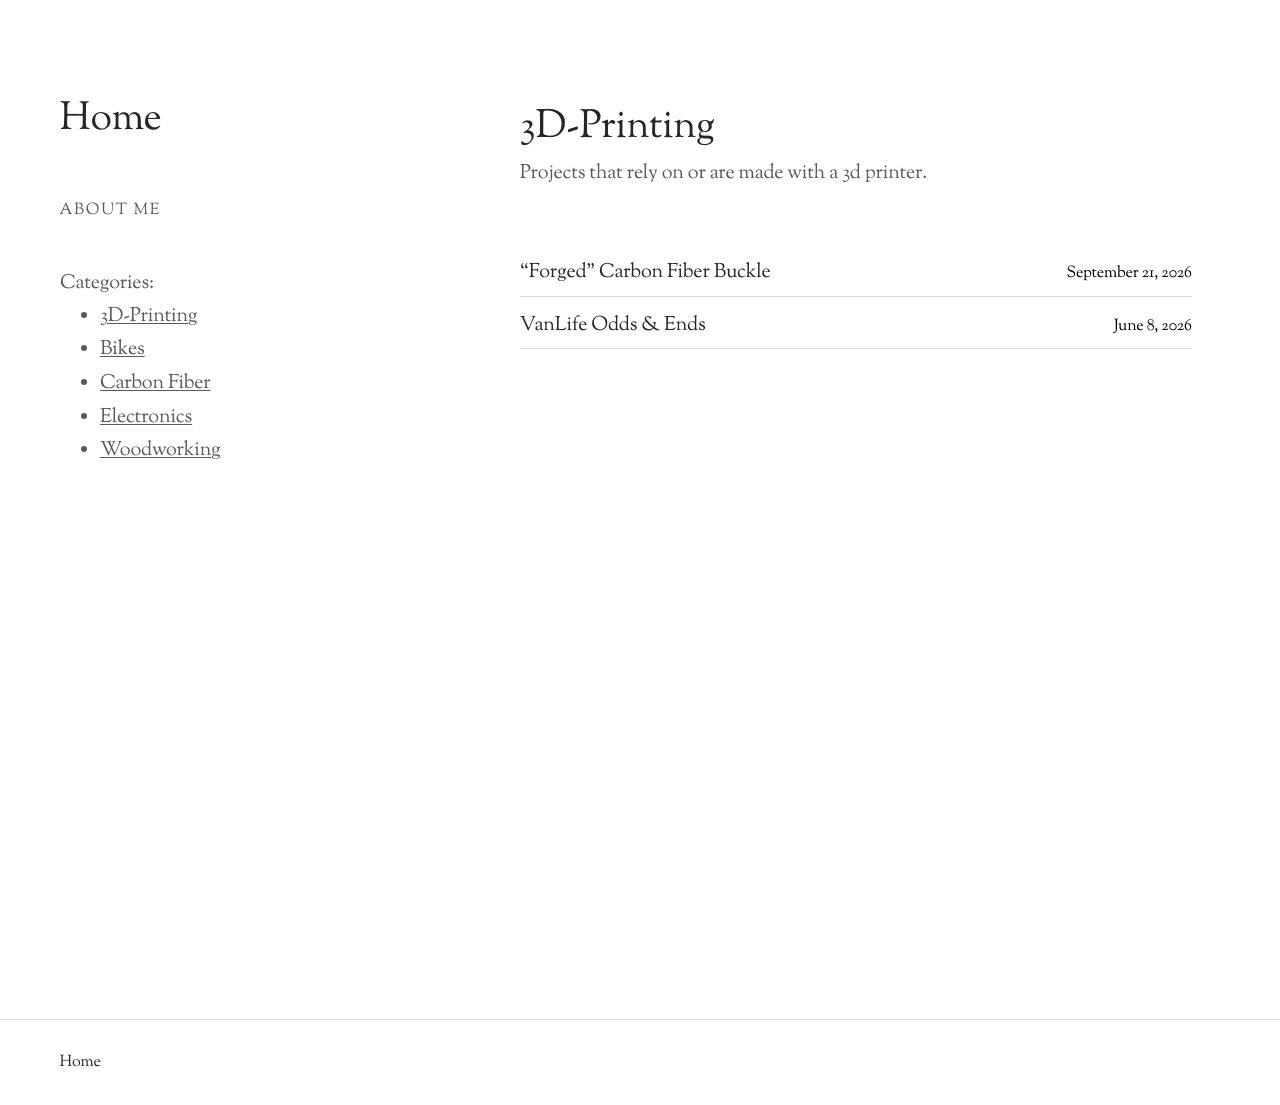
<file: category/3d-printing/index.html>
<!DOCTYPE html>
<html lang="en-US">
<head><meta charset="UTF-8">
	
	<meta name="viewport" content="width=device-width, initial-scale=1">
<meta name="robots" content="max-image-preview:large">
<title>3D-Printing – Home</title>
<link rel="alternate" type="application/rss+xml" title="Home » Feed" href="/feed/">
<link rel="alternate" type="application/rss+xml" title="Home » 3D-Printing Category Feed" href="/category/3d-printing/feed/">
<style id="wp-img-auto-sizes-contain-inline-css">
img:is([sizes=auto i],[sizes^="auto," i]){contain-intrinsic-size:3000px 1500px}
/*# sourceURL=wp-img-auto-sizes-contain-inline-css */
</style>
<style id="wp-block-spacer-inline-css">
.wp-block-spacer{clear:both}
/*# sourceURL=/wp-includes/blocks/spacer/style.min.css */
</style>
<style id="wp-block-site-title-inline-css">
.wp-block-site-title{box-sizing:border-box}.wp-block-site-title :where(a){color:inherit;font-family:inherit;font-size:inherit;font-style:inherit;font-weight:inherit;letter-spacing:inherit;line-height:inherit;text-decoration:inherit}
/*# sourceURL=/wp-includes/blocks/site-title/style.min.css */
</style>
<style id="wp-block-group-inline-css">
.wp-block-group{box-sizing:border-box}:where(.wp-block-group.wp-block-group-is-layout-constrained){position:relative}
/*# sourceURL=/wp-includes/blocks/group/style.min.css */
</style>
<style id="wp-block-page-list-inline-css">
.wp-block-navigation .wp-block-page-list{align-items:var(--navigation-layout-align,initial);background-color:inherit;display:flex;flex-direction:var(--navigation-layout-direction,initial);flex-wrap:var(--navigation-layout-wrap,wrap);justify-content:var(--navigation-layout-justify,initial)}.wp-block-navigation .wp-block-navigation-item{background-color:inherit}.wp-block-page-list{box-sizing:border-box}
/*# sourceURL=/wp-includes/blocks/page-list/style.min.css */
</style>
<style id="wp-block-navigation-inline-css">
.wp-block-navigation{position:relative}.wp-block-navigation ul{margin-bottom:0;margin-left:0;margin-top:0;padding-left:0}.wp-block-navigation ul,.wp-block-navigation ul li{list-style:none}.wp-block-navigation .wp-block-navigation-item{align-items:center;background-color:inherit;display:flex;position:relative}.wp-block-navigation .wp-block-navigation-item .wp-block-navigation__submenu-container:empty{display:none}.wp-block-navigation .wp-block-navigation-item__content{display:block;z-index:1}.wp-block-navigation .wp-block-navigation-item__content.wp-block-navigation-item__content{color:inherit}.wp-block-navigation.has-text-decoration-underline .wp-block-navigation-item__content,.wp-block-navigation.has-text-decoration-underline .wp-block-navigation-item__content:active,.wp-block-navigation.has-text-decoration-underline .wp-block-navigation-item__content:focus{text-decoration:underline}.wp-block-navigation.has-text-decoration-line-through .wp-block-navigation-item__content,.wp-block-navigation.has-text-decoration-line-through .wp-block-navigation-item__content:active,.wp-block-navigation.has-text-decoration-line-through .wp-block-navigation-item__content:focus{text-decoration:line-through}.wp-block-navigation :where(a),.wp-block-navigation :where(a:active),.wp-block-navigation :where(a:focus){text-decoration:none}.wp-block-navigation .wp-block-navigation__submenu-icon{align-self:center;background-color:inherit;border:none;color:currentColor;display:inline-block;font-size:inherit;height:.6em;line-height:0;margin-left:.25em;padding:0;width:.6em}.wp-block-navigation .wp-block-navigation__submenu-icon svg{stroke:currentColor;display:inline-block;height:inherit;margin-top:.075em;width:inherit}.wp-block-navigation{--navigation-layout-justification-setting:flex-start;--navigation-layout-direction:row;--navigation-layout-wrap:wrap;--navigation-layout-justify:flex-start;--navigation-layout-align:center}.wp-block-navigation.is-vertical{--navigation-layout-direction:column;--navigation-layout-justify:initial;--navigation-layout-align:flex-start}.wp-block-navigation.no-wrap{--navigation-layout-wrap:nowrap}.wp-block-navigation.items-justified-center{--navigation-layout-justification-setting:center;--navigation-layout-justify:center}.wp-block-navigation.items-justified-center.is-vertical{--navigation-layout-align:center}.wp-block-navigation.items-justified-right{--navigation-layout-justification-setting:flex-end;--navigation-layout-justify:flex-end}.wp-block-navigation.items-justified-right.is-vertical{--navigation-layout-align:flex-end}.wp-block-navigation.items-justified-space-between{--navigation-layout-justification-setting:space-between;--navigation-layout-justify:space-between}:where(.wp-block-navigation) ul li{padding:0}.wp-block-navigation .has-child .wp-block-navigation__submenu-container{align-items:normal;background-color:inherit;color:inherit;display:flex;flex-direction:column;opacity:0;position:absolute;z-index:2}@media not (prefers-reduced-motion){.wp-block-navigation .has-child .wp-block-navigation__submenu-container{transition:opacity .1s linear}}.wp-block-navigation .has-child .wp-block-navigation__submenu-container{height:0;overflow:hidden;visibility:hidden;width:0}.wp-block-navigation .has-child .wp-block-navigation__submenu-container>.wp-block-navigation-item>.wp-block-navigation-item__content{display:flex;flex-grow:1;padding:.5em 1em}.wp-block-navigation .has-child .wp-block-navigation__submenu-container>.wp-block-navigation-item>.wp-block-navigation-item__content .wp-block-navigation__submenu-icon{margin-left:auto;margin-right:0}.wp-block-navigation .has-child .wp-block-navigation__submenu-container .wp-block-navigation-item__content{margin:0}.wp-block-navigation .has-child .wp-block-navigation__submenu-container{left:-1px;top:100%}@media (min-width:782px){.wp-block-navigation .has-child .wp-block-navigation__submenu-container .wp-block-navigation__submenu-container{left:100%;top:-1px}.wp-block-navigation .has-child .wp-block-navigation__submenu-container .wp-block-navigation__submenu-container:before{background:transparent;content:"";display:block;height:100%;position:absolute;right:100%;width:.5em}.wp-block-navigation .has-child .wp-block-navigation__submenu-container .wp-block-navigation__submenu-icon{margin-right:.25em}.wp-block-navigation .has-child .wp-block-navigation__submenu-container .wp-block-navigation__submenu-icon svg{transform:rotate(-90deg)}}@media (hover:hover){.wp-block-navigation .has-child:not(.open-on-click):hover>.wp-block-navigation__submenu-container{height:auto;min-width:200px;opacity:1;overflow:visible;visibility:visible;width:auto}}.wp-block-navigation .has-child .wp-block-navigation-submenu__toggle[aria-expanded=true]~.wp-block-navigation__submenu-container,.wp-block-navigation .has-child:not(.open-on-click):not(.open-on-hover-click):focus-within>.wp-block-navigation__submenu-container{height:auto;min-width:200px;opacity:1;overflow:visible;visibility:visible;width:auto}.wp-block-navigation .has-child.open-always{align-items:var(--navigation-layout-align,initial);flex-direction:var(--navigation-layout-direction,initial);flex-wrap:var(--navigation-layout-wrap,wrap);gap:var(--wp--style--block-gap,2em)}.wp-block-navigation .has-child.open-always,.wp-block-navigation .has-child.open-always .wp-block-navigation-item{justify-content:var(--navigation-layout-justify,initial)}.wp-block-navigation .has-child.open-always .wp-block-navigation__submenu-container,.wp-block-navigation .has-child.open-always.wp-block-navigation-submenu{gap:var(--wp--style--block-gap,2em)}.wp-block-navigation .has-child.open-always .wp-block-navigation-item,.wp-block-navigation .has-child.open-always .wp-block-navigation__submenu-container,.wp-block-navigation .has-child.open-always.wp-block-navigation-submenu{padding-bottom:0;padding-top:0}.wp-block-navigation .has-child.open-always .wp-block-navigation__submenu-container{padding-left:var(--wp--style--block-gap,2em);padding-right:var(--wp--style--block-gap,2em)}.wp-block-navigation .has-child.open-always .wp-block-navigation__submenu-container .wp-block-navigation-item__content{padding:0}.wp-block-navigation .has-child.open-always .wp-block-navigation__submenu-container>.wp-block-navigation-item>.wp-block-navigation-item__content,.wp-block-navigation .has-child.open-always>.wp-block-navigation-item__content{flex-grow:0}.wp-block-navigation .has-child.open-always>.wp-block-navigation__submenu-container{background-color:transparent;border:none;color:inherit;flex-basis:100%;height:auto;opacity:1;overflow:visible;position:static;visibility:visible;width:auto}.wp-block-navigation.has-background .has-child .wp-block-navigation__submenu-container{left:0;top:100%}@media (min-width:782px){.wp-block-navigation.has-background .has-child .wp-block-navigation__submenu-container .wp-block-navigation__submenu-container{left:100%;top:0}}.wp-block-navigation-submenu{display:flex;position:relative}.wp-block-navigation-submenu .wp-block-navigation__submenu-icon svg{stroke:currentColor}button.wp-block-navigation-item__content{background-color:transparent;border:none;color:currentColor;font-family:inherit;font-size:inherit;font-style:inherit;font-weight:inherit;letter-spacing:inherit;line-height:inherit;text-align:left;text-transform:inherit}.wp-block-navigation-submenu__toggle{cursor:pointer}.wp-block-navigation-submenu__toggle[aria-expanded=true]+.wp-block-navigation__submenu-icon>svg,.wp-block-navigation-submenu__toggle[aria-expanded=true]>svg{transform:rotate(180deg)}.wp-block-navigation-item.open-on-click .wp-block-navigation-submenu__toggle{padding-left:0;padding-right:.85em}.wp-block-navigation-item.open-on-click .wp-block-navigation-submenu__toggle+.wp-block-navigation__submenu-icon{margin-left:-.6em;pointer-events:none}.wp-block-navigation-item.open-on-click button.wp-block-navigation-item__content:not(.wp-block-navigation-submenu__toggle){padding:0}.wp-block-navigation .wp-block-page-list,.wp-block-navigation__container,.wp-block-navigation__responsive-close,.wp-block-navigation__responsive-container,.wp-block-navigation__responsive-container-content,.wp-block-navigation__responsive-dialog{gap:inherit}:where(.wp-block-navigation.has-background .wp-block-navigation-item a:not(.wp-element-button)),:where(.wp-block-navigation.has-background .wp-block-navigation-submenu a:not(.wp-element-button)){padding:.5em 1em}:where(.wp-block-navigation .wp-block-navigation__submenu-container .wp-block-navigation-item a:not(.wp-element-button)),:where(.wp-block-navigation .wp-block-navigation__submenu-container .wp-block-navigation-submenu a:not(.wp-element-button)),:where(.wp-block-navigation .wp-block-navigation__submenu-container .wp-block-navigation-submenu button.wp-block-navigation-item__content),:where(.wp-block-navigation .wp-block-navigation__submenu-container .wp-block-pages-list__item button.wp-block-navigation-item__content){padding:.5em 1em}.wp-block-navigation.items-justified-right .wp-block-navigation__container .has-child .wp-block-navigation__submenu-container,.wp-block-navigation.items-justified-right .wp-block-page-list>.has-child .wp-block-navigation__submenu-container,.wp-block-navigation.items-justified-space-between .wp-block-page-list>.has-child:last-child .wp-block-navigation__submenu-container,.wp-block-navigation.items-justified-space-between>.wp-block-navigation__container>.has-child:last-child .wp-block-navigation__submenu-container{left:auto;right:0}.wp-block-navigation.items-justified-right .wp-block-navigation__container .has-child .wp-block-navigation__submenu-container .wp-block-navigation__submenu-container,.wp-block-navigation.items-justified-right .wp-block-page-list>.has-child .wp-block-navigation__submenu-container .wp-block-navigation__submenu-container,.wp-block-navigation.items-justified-space-between .wp-block-page-list>.has-child:last-child .wp-block-navigation__submenu-container .wp-block-navigation__submenu-container,.wp-block-navigation.items-justified-space-between>.wp-block-navigation__container>.has-child:last-child .wp-block-navigation__submenu-container .wp-block-navigation__submenu-container{left:-1px;right:-1px}@media (min-width:782px){.wp-block-navigation.items-justified-right .wp-block-navigation__container .has-child .wp-block-navigation__submenu-container .wp-block-navigation__submenu-container,.wp-block-navigation.items-justified-right .wp-block-page-list>.has-child .wp-block-navigation__submenu-container .wp-block-navigation__submenu-container,.wp-block-navigation.items-justified-space-between .wp-block-page-list>.has-child:last-child .wp-block-navigation__submenu-container .wp-block-navigation__submenu-container,.wp-block-navigation.items-justified-space-between>.wp-block-navigation__container>.has-child:last-child .wp-block-navigation__submenu-container .wp-block-navigation__submenu-container{left:auto;right:100%}}.wp-block-navigation:not(.has-background) .wp-block-navigation__submenu-container{background-color:#fff;border:1px solid rgba(0,0,0,.15)}.wp-block-navigation.has-background .wp-block-navigation__submenu-container{background-color:inherit}.wp-block-navigation:not(.has-text-color) .wp-block-navigation__submenu-container{color:#000}.wp-block-navigation__container{align-items:var(--navigation-layout-align,initial);display:flex;flex-direction:var(--navigation-layout-direction,initial);flex-wrap:var(--navigation-layout-wrap,wrap);justify-content:var(--navigation-layout-justify,initial);list-style:none;margin:0;padding-left:0}.wp-block-navigation__container .is-responsive{display:none}.wp-block-navigation__container:only-child,.wp-block-page-list:only-child{flex-grow:1}@keyframes overlay-menu__fade-in-animation{0%{opacity:0;transform:translateY(.5em)}to{opacity:1;transform:translateY(0)}}.wp-block-navigation__responsive-container{bottom:0;display:none;left:0;position:fixed;right:0;top:0}.wp-block-navigation__responsive-container :where(.wp-block-navigation-item a){color:inherit}.wp-block-navigation__responsive-container .wp-block-navigation__responsive-container-content{align-items:var(--navigation-layout-align,initial);display:flex;flex-direction:var(--navigation-layout-direction,initial);flex-wrap:var(--navigation-layout-wrap,wrap);justify-content:var(--navigation-layout-justify,initial)}.wp-block-navigation__responsive-container:not(.is-menu-open.is-menu-open){background-color:inherit!important;color:inherit!important}.wp-block-navigation__responsive-container.is-menu-open{background-color:inherit;display:flex;flex-direction:column}@media not (prefers-reduced-motion){.wp-block-navigation__responsive-container.is-menu-open{animation:overlay-menu__fade-in-animation .1s ease-out;animation-fill-mode:forwards}}.wp-block-navigation__responsive-container.is-menu-open:not(.disable-default-overlay){padding:clamp(1rem,var(--wp--style--root--padding-top),20rem) clamp(1rem,var(--wp--style--root--padding-right),20rem) clamp(1rem,var(--wp--style--root--padding-bottom),20rem) clamp(1rem,var(--wp--style--root--padding-left),20rem)}.wp-block-navigation__responsive-container.is-menu-open{overflow:auto;z-index:100000}.wp-block-navigation__responsive-container.is-menu-open:not(.disable-default-overlay) .wp-block-navigation__responsive-container-content{padding-top:calc(2rem + 24px)}.wp-block-navigation__responsive-container.is-menu-open:where(:not(.disable-default-overlay)) .wp-block-navigation__responsive-container-content{align-items:var(--navigation-layout-justification-setting,inherit);display:flex;flex-direction:column;flex-wrap:nowrap;overflow:visible}.wp-block-navigation__responsive-container.is-menu-open:where(:not(.disable-default-overlay)) .wp-block-navigation__responsive-container-content,.wp-block-navigation__responsive-container.is-menu-open:where(:not(.disable-default-overlay)) .wp-block-navigation__responsive-container-content .wp-block-navigation__container,.wp-block-navigation__responsive-container.is-menu-open:where(:not(.disable-default-overlay)) .wp-block-navigation__responsive-container-content .wp-block-page-list{justify-content:flex-start}.wp-block-navigation__responsive-container.is-menu-open:where(:not(.disable-default-overlay)) .wp-block-navigation__responsive-container-content .wp-block-navigation__submenu-icon{display:none}.wp-block-navigation__responsive-container.is-menu-open:where(:not(.disable-default-overlay)) .wp-block-navigation__responsive-container-content .has-child .wp-block-navigation__submenu-container{border:none;height:auto;min-width:200px;opacity:1;overflow:initial;padding-left:2rem;padding-right:2rem;position:static;visibility:visible;width:auto}.wp-block-navigation__responsive-container.is-menu-open:where(:not(.disable-default-overlay)) .wp-block-navigation__responsive-container-content .wp-block-navigation__container,.wp-block-navigation__responsive-container.is-menu-open:where(:not(.disable-default-overlay)) .wp-block-navigation__responsive-container-content .wp-block-navigation__submenu-container{gap:inherit}.wp-block-navigation__responsive-container.is-menu-open:where(:not(.disable-default-overlay)) .wp-block-navigation__responsive-container-content .wp-block-navigation__submenu-container{padding-top:var(--wp--style--block-gap,2em)}.wp-block-navigation__responsive-container.is-menu-open:where(:not(.disable-default-overlay)) .wp-block-navigation__responsive-container-content .wp-block-navigation-item__content{padding:0}.wp-block-navigation__responsive-container.is-menu-open:where(:not(.disable-default-overlay)) .wp-block-navigation__responsive-container-content .wp-block-navigation-item,.wp-block-navigation__responsive-container.is-menu-open:where(:not(.disable-default-overlay)) .wp-block-navigation__responsive-container-content .wp-block-navigation__container,.wp-block-navigation__responsive-container.is-menu-open:where(:not(.disable-default-overlay)) .wp-block-navigation__responsive-container-content .wp-block-page-list{align-items:var(--navigation-layout-justification-setting,initial);display:flex;flex-direction:column}.wp-block-navigation__responsive-container.is-menu-open:where(:not(.disable-default-overlay)) .wp-block-navigation-item,.wp-block-navigation__responsive-container.is-menu-open:where(:not(.disable-default-overlay)) .wp-block-navigation-item .wp-block-navigation__submenu-container,.wp-block-navigation__responsive-container.is-menu-open:where(:not(.disable-default-overlay)) .wp-block-navigation__container,.wp-block-navigation__responsive-container.is-menu-open:where(:not(.disable-default-overlay)) .wp-block-page-list{background:transparent!important;color:inherit!important}.wp-block-navigation__responsive-container.is-menu-open:where(:not(.disable-default-overlay)) .wp-block-navigation__submenu-container.wp-block-navigation__submenu-container.wp-block-navigation__submenu-container.wp-block-navigation__submenu-container{left:auto;right:auto}.wp-block-navigation__responsive-container.disable-default-overlay .wp-block-navigation__overlay-container{display:none;width:100%}.wp-block-navigation__responsive-container.disable-default-overlay .wp-block-navigation__responsive-close{max-width:none}.wp-block-navigation__responsive-container.disable-default-overlay.is-menu-open .wp-block-navigation__responsive-container-content>:not(.wp-block-navigation__overlay-container){display:none}.wp-block-navigation__responsive-container.disable-default-overlay.is-menu-open .wp-block-navigation__responsive-container-content .wp-block-navigation__overlay-container{display:block}.wp-block-navigation__responsive-container.disable-default-overlay.is-menu-open .wp-block-navigation__responsive-container-content .wp-block-navigation__overlay-container .wp-block-navigation__submenu-container{left:0;right:auto}@media (min-width:600px){.wp-block-navigation__responsive-container:not(.hidden-by-default):not(.is-menu-open){background-color:inherit;display:block;position:relative;width:100%;z-index:auto}.wp-block-navigation__responsive-container:not(.hidden-by-default):not(.is-menu-open) .wp-block-navigation__responsive-container-close{display:none}.wp-block-navigation__responsive-container.is-menu-open .wp-block-navigation__submenu-container.wp-block-navigation__submenu-container.wp-block-navigation__submenu-container.wp-block-navigation__submenu-container{left:0}}.wp-block-navigation:not(.has-background) .wp-block-navigation__responsive-container.is-menu-open:not(.disable-default-overlay){background-color:#fff}.wp-block-navigation:not(.has-text-color) .wp-block-navigation__responsive-container.is-menu-open:not(.disable-default-overlay){color:#000}.wp-block-navigation__toggle_button_label{font-size:1rem;font-weight:700}.wp-block-navigation__responsive-container-close,.wp-block-navigation__responsive-container-open{background:transparent;border:none;color:currentColor;cursor:pointer;margin:0;padding:0;text-transform:inherit;vertical-align:middle}.wp-block-navigation__responsive-container-close svg,.wp-block-navigation__responsive-container-open svg{fill:currentColor;display:block;height:24px;pointer-events:none;width:24px}.wp-block-navigation__responsive-container-open{display:flex}.wp-block-navigation__responsive-container-open.wp-block-navigation__responsive-container-open.wp-block-navigation__responsive-container-open{font-family:inherit;font-size:inherit;font-weight:inherit}@media (min-width:600px){.wp-block-navigation__responsive-container-open:not(.always-shown){display:none}}.wp-block-navigation__responsive-container-close{position:absolute;right:0;top:0;z-index:2}.wp-block-navigation__responsive-container-close.wp-block-navigation__responsive-container-close.wp-block-navigation__responsive-container-close{font-family:inherit;font-size:inherit;font-weight:inherit}.disable-default-overlay .wp-block-navigation__responsive-container-close{right:clamp(1rem,var(--wp--style--root--padding-left),20rem);top:clamp(1rem,var(--wp--style--root--padding-left),20rem)}.wp-block-navigation__responsive-close{width:100%}.has-modal-open .wp-block-navigation__responsive-close{margin-left:auto;margin-right:auto;max-width:var(--wp--style--global--wide-size,100%)}.wp-block-navigation__responsive-close:focus{outline:none}.is-menu-open .wp-block-navigation__responsive-close,.is-menu-open .wp-block-navigation__responsive-container-content,.is-menu-open .wp-block-navigation__responsive-dialog{box-sizing:border-box}.wp-block-navigation__responsive-dialog{position:relative}.has-modal-open .admin-bar .is-menu-open:where(:not(.disable-default-overlay)) .wp-block-navigation__responsive-dialog{margin-top:46px}@media (min-width:782px){.has-modal-open .admin-bar .is-menu-open:where(:not(.disable-default-overlay)) .wp-block-navigation__responsive-dialog{margin-top:32px}}html.has-modal-open{overflow:hidden}
/*# sourceURL=/wp-includes/blocks/navigation/style.min.css */
</style>
<style id="wp-block-paragraph-inline-css">
.is-small-text{font-size:.875em}.is-regular-text{font-size:1em}.is-large-text{font-size:2.25em}.is-larger-text{font-size:3em}.has-drop-cap:not(:focus):first-letter{float:left;font-size:8.4em;font-style:normal;font-weight:100;line-height:.68;margin:.05em .1em 0 0;text-transform:uppercase}body.rtl .has-drop-cap:not(:focus):first-letter{float:none;margin-left:.1em}p.has-drop-cap.has-background{overflow:hidden}:root :where(p.has-background){padding:1.25em 2.375em}:where(p.has-text-color:not(.has-link-color)) a{color:inherit}p.has-text-align-left[style*="writing-mode:vertical-lr"],p.has-text-align-right[style*="writing-mode:vertical-rl"]{rotate:180deg}
/*# sourceURL=/wp-includes/blocks/paragraph/style.min.css */
</style>
<style id="wp-block-categories-inline-css">
.wp-block-categories{box-sizing:border-box}.wp-block-categories.alignleft{margin-right:2em}.wp-block-categories.alignright{margin-left:2em}.wp-block-categories.wp-block-categories-dropdown.aligncenter{text-align:center}.wp-block-categories .wp-block-categories__label:not(.screen-reader-text){display:block;width:100%}
/*# sourceURL=/wp-includes/blocks/categories/style.min.css */
</style>
<style id="wp-block-columns-inline-css">
.wp-block-columns{box-sizing:border-box;display:flex;flex-wrap:wrap!important}@media (min-width:782px){.wp-block-columns{flex-wrap:nowrap!important}}.wp-block-columns{align-items:normal!important}.wp-block-columns.are-vertically-aligned-top{align-items:flex-start}.wp-block-columns.are-vertically-aligned-center{align-items:center}.wp-block-columns.are-vertically-aligned-bottom{align-items:flex-end}@media (max-width:781px){.wp-block-columns:not(.is-not-stacked-on-mobile)>.wp-block-column{flex-basis:100%!important}}@media (min-width:782px){.wp-block-columns:not(.is-not-stacked-on-mobile)>.wp-block-column{flex-basis:0;flex-grow:1}.wp-block-columns:not(.is-not-stacked-on-mobile)>.wp-block-column[style*=flex-basis]{flex-grow:0}}.wp-block-columns.is-not-stacked-on-mobile{flex-wrap:nowrap!important}.wp-block-columns.is-not-stacked-on-mobile>.wp-block-column{flex-basis:0;flex-grow:1}.wp-block-columns.is-not-stacked-on-mobile>.wp-block-column[style*=flex-basis]{flex-grow:0}:where(.wp-block-columns){margin-bottom:1.75em}:where(.wp-block-columns.has-background){padding:1.25em 2.375em}.wp-block-column{flex-grow:1;min-width:0;overflow-wrap:break-word;word-break:break-word}.wp-block-column.is-vertically-aligned-top{align-self:flex-start}.wp-block-column.is-vertically-aligned-center{align-self:center}.wp-block-column.is-vertically-aligned-bottom{align-self:flex-end}.wp-block-column.is-vertically-aligned-stretch{align-self:stretch}.wp-block-column.is-vertically-aligned-bottom,.wp-block-column.is-vertically-aligned-center,.wp-block-column.is-vertically-aligned-top{width:100%}
/*# sourceURL=/wp-includes/blocks/columns/style.min.css */
</style>
<style id="wp-block-query-title-inline-css">
.wp-block-query-title{box-sizing:border-box}
/*# sourceURL=/wp-includes/blocks/query-title/style.min.css */
</style>
<style id="wp-block-term-description-inline-css">
:where(.wp-block-term-description){box-sizing:border-box;margin-bottom:var(--wp--style--block-gap);margin-top:var(--wp--style--block-gap)}.wp-block-term-description p{margin-bottom:0;margin-top:0}
/*# sourceURL=/wp-includes/blocks/term-description/style.min.css */
</style>
<style id="wp-block-post-title-inline-css">
.wp-block-post-title{box-sizing:border-box;word-break:break-word}.wp-block-post-title :where(a){display:inline-block;font-family:inherit;font-size:inherit;font-style:inherit;font-weight:inherit;letter-spacing:inherit;line-height:inherit;text-decoration:inherit}
/*# sourceURL=/wp-includes/blocks/post-title/style.min.css */
</style>
<style id="wp-block-post-date-inline-css">
.wp-block-post-date{box-sizing:border-box}
/*# sourceURL=/wp-includes/blocks/post-date/style.min.css */
</style>
<style id="wp-block-post-template-inline-css">
.wp-block-post-template{box-sizing:border-box;list-style:none;margin-bottom:0;margin-top:0;max-width:100%;padding:0}.wp-block-post-template.is-flex-container{display:flex;flex-direction:row;flex-wrap:wrap;gap:1.25em}.wp-block-post-template.is-flex-container>li{margin:0;width:100%}@media (min-width:600px){.wp-block-post-template.is-flex-container.is-flex-container.columns-2>li{width:calc(50% - .625em)}.wp-block-post-template.is-flex-container.is-flex-container.columns-3>li{width:calc(33.33333% - .83333em)}.wp-block-post-template.is-flex-container.is-flex-container.columns-4>li{width:calc(25% - .9375em)}.wp-block-post-template.is-flex-container.is-flex-container.columns-5>li{width:calc(20% - 1em)}.wp-block-post-template.is-flex-container.is-flex-container.columns-6>li{width:calc(16.66667% - 1.04167em)}}@media (max-width:600px){.wp-block-post-template-is-layout-grid[class*=columns-]:not(.has-native-responsive-grid){grid-template-columns:1fr}}.wp-block-post-template-is-layout-constrained>li>.alignright,.wp-block-post-template-is-layout-flow>li>.alignright{float:right;margin-inline-end:0;margin-inline-start:2em}.wp-block-post-template-is-layout-constrained>li>.alignleft,.wp-block-post-template-is-layout-flow>li>.alignleft{float:left;margin-inline-end:2em;margin-inline-start:0}.wp-block-post-template-is-layout-constrained>li>.aligncenter,.wp-block-post-template-is-layout-flow>li>.aligncenter{margin-inline-end:auto;margin-inline-start:auto}
/*# sourceURL=/wp-includes/blocks/post-template/style.min.css */
</style>
<style id="wp-emoji-styles-inline-css">

	img.wp-smiley, img.emoji {
		display: inline !important;
		border: none !important;
		box-shadow: none !important;
		height: 1em !important;
		width: 1em !important;
		margin: 0 0.07em !important;
		vertical-align: -0.1em !important;
		background: none !important;
		padding: 0 !important;
	}
/*# sourceURL=wp-emoji-styles-inline-css */
</style>
<style id="wp-block-library-inline-css">
:root{--wp-block-synced-color:#7a00df;--wp-block-synced-color--rgb:122,0,223;--wp-bound-block-color:var(--wp-block-synced-color);--wp-editor-canvas-background:#ddd;--wp-admin-theme-color:#007cba;--wp-admin-theme-color--rgb:0,124,186;--wp-admin-theme-color-darker-10:#006ba1;--wp-admin-theme-color-darker-10--rgb:0,107,160.5;--wp-admin-theme-color-darker-20:#005a87;--wp-admin-theme-color-darker-20--rgb:0,90,135;--wp-admin-border-width-focus:2px}@media (min-resolution:192dpi){:root{--wp-admin-border-width-focus:1.5px}}.wp-element-button{cursor:pointer}:root .has-very-light-gray-background-color{background-color:#eee}:root .has-very-dark-gray-background-color{background-color:#313131}:root .has-very-light-gray-color{color:#eee}:root .has-very-dark-gray-color{color:#313131}:root .has-vivid-green-cyan-to-vivid-cyan-blue-gradient-background{background:linear-gradient(135deg,#00d084,#0693e3)}:root .has-purple-crush-gradient-background{background:linear-gradient(135deg,#34e2e4,#4721fb 50%,#ab1dfe)}:root .has-hazy-dawn-gradient-background{background:linear-gradient(135deg,#faaca8,#dad0ec)}:root .has-subdued-olive-gradient-background{background:linear-gradient(135deg,#fafae1,#67a671)}:root .has-atomic-cream-gradient-background{background:linear-gradient(135deg,#fdd79a,#004a59)}:root .has-nightshade-gradient-background{background:linear-gradient(135deg,#330968,#31cdcf)}:root .has-midnight-gradient-background{background:linear-gradient(135deg,#020381,#2874fc)}:root{--wp--preset--font-size--normal:16px;--wp--preset--font-size--huge:42px}.has-regular-font-size{font-size:1em}.has-larger-font-size{font-size:2.625em}.has-normal-font-size{font-size:var(--wp--preset--font-size--normal)}.has-huge-font-size{font-size:var(--wp--preset--font-size--huge)}:root .has-text-align-center{text-align:center}:root .has-text-align-left{text-align:left}:root .has-text-align-right{text-align:right}.has-fit-text{white-space:nowrap!important}#end-resizable-editor-section{display:none}.aligncenter{clear:both}.items-justified-left{justify-content:flex-start}.items-justified-center{justify-content:center}.items-justified-right{justify-content:flex-end}.items-justified-space-between{justify-content:space-between}.screen-reader-text{word-wrap:normal!important;border:0;clip-path:inset(50%);height:1px;margin:-1px;overflow:hidden;padding:0;position:absolute;width:1px;word-break:normal!important}.screen-reader-text:focus{background-color:#ddd;clip-path:none;color:#444;display:block;font-size:1em;height:auto;left:5px;line-height:normal;padding:15px 23px 14px;text-decoration:none;top:5px;width:auto;z-index:100000}html :where(.has-border-color){border-style:solid}html :where([style^=border-color],[style*=";border-color"],[style*="; border-color"]){border-style:solid}html :where([style^=border-top-color],[style*=";border-top-color"],[style*="; border-top-color"]){border-top-style:solid}html :where([style^=border-right-color],[style*=";border-right-color"],[style*="; border-right-color"]){border-right-style:solid}html :where([style^=border-bottom-color],[style*=";border-bottom-color"],[style*="; border-bottom-color"]){border-bottom-style:solid}html :where([style^=border-left-color],[style*=";border-left-color"],[style*="; border-left-color"]){border-left-style:solid}html :where([style^=border-width],[style*=";border-width"],[style*="; border-width"]){border-style:solid}html :where([style^=border-top-width],[style*=";border-top-width"],[style*="; border-top-width"]){border-top-style:solid}html :where([style^=border-right-width],[style*=";border-right-width"],[style*="; border-right-width"]){border-right-style:solid}html :where([style^=border-bottom-width],[style*=";border-bottom-width"],[style*="; border-bottom-width"]){border-bottom-style:solid}html :where([style^=border-left-width],[style*=";border-left-width"],[style*="; border-left-width"]){border-left-style:solid}html :where(img[class*=wp-image-]){height:auto;max-width:100%}:where(figure){margin:0 0 1em}html :where(.is-position-sticky){--wp-admin--admin-bar--position-offset:var(--wp-admin--admin-bar--height,0px)}@media screen and (max-width:600px){html :where(.is-position-sticky){--wp-admin--admin-bar--position-offset:0px}}
/*# sourceURL=/wp-includes/css/dist/block-library/common.min.css */
</style>
<style id="global-styles-inline-css">
:root{--wp--preset--aspect-ratio--square: 1;--wp--preset--aspect-ratio--4-3: 4/3;--wp--preset--aspect-ratio--3-4: 3/4;--wp--preset--aspect-ratio--3-2: 3/2;--wp--preset--aspect-ratio--2-3: 2/3;--wp--preset--aspect-ratio--16-9: 16/9;--wp--preset--aspect-ratio--9-16: 9/16;--wp--preset--color--black: #000000;--wp--preset--color--cyan-bluish-gray: #abb8c3;--wp--preset--color--white: #ffffff;--wp--preset--color--pale-pink: #f78da7;--wp--preset--color--vivid-red: #cf2e2e;--wp--preset--color--luminous-vivid-orange: #ff6900;--wp--preset--color--luminous-vivid-amber: #fcb900;--wp--preset--color--light-green-cyan: #7bdcb5;--wp--preset--color--vivid-green-cyan: #00d084;--wp--preset--color--pale-cyan-blue: #8ed1fc;--wp--preset--color--vivid-cyan-blue: #0693e3;--wp--preset--color--vivid-purple: #9b51e0;--wp--preset--color--theme-1: #FFFFFF;--wp--preset--color--theme-2: #252525;--wp--preset--color--theme-3: #000000;--wp--preset--color--theme-4: #595959;--wp--preset--color--theme-5: #00000021;--wp--preset--gradient--vivid-cyan-blue-to-vivid-purple: linear-gradient(135deg,rgb(6,147,227) 0%,rgb(155,81,224) 100%);--wp--preset--gradient--light-green-cyan-to-vivid-green-cyan: linear-gradient(135deg,rgb(122,220,180) 0%,rgb(0,208,130) 100%);--wp--preset--gradient--luminous-vivid-amber-to-luminous-vivid-orange: linear-gradient(135deg,rgb(252,185,0) 0%,rgb(255,105,0) 100%);--wp--preset--gradient--luminous-vivid-orange-to-vivid-red: linear-gradient(135deg,rgb(255,105,0) 0%,rgb(207,46,46) 100%);--wp--preset--gradient--very-light-gray-to-cyan-bluish-gray: linear-gradient(135deg,rgb(238,238,238) 0%,rgb(169,184,195) 100%);--wp--preset--gradient--cool-to-warm-spectrum: linear-gradient(135deg,rgb(74,234,220) 0%,rgb(151,120,209) 20%,rgb(207,42,186) 40%,rgb(238,44,130) 60%,rgb(251,105,98) 80%,rgb(254,248,76) 100%);--wp--preset--gradient--blush-light-purple: linear-gradient(135deg,rgb(255,206,236) 0%,rgb(152,150,240) 100%);--wp--preset--gradient--blush-bordeaux: linear-gradient(135deg,rgb(254,205,165) 0%,rgb(254,45,45) 50%,rgb(107,0,62) 100%);--wp--preset--gradient--luminous-dusk: linear-gradient(135deg,rgb(255,203,112) 0%,rgb(199,81,192) 50%,rgb(65,88,208) 100%);--wp--preset--gradient--pale-ocean: linear-gradient(135deg,rgb(255,245,203) 0%,rgb(182,227,212) 50%,rgb(51,167,181) 100%);--wp--preset--gradient--electric-grass: linear-gradient(135deg,rgb(202,248,128) 0%,rgb(113,206,126) 100%);--wp--preset--gradient--midnight: linear-gradient(135deg,rgb(2,3,129) 0%,rgb(40,116,252) 100%);--wp--preset--font-size--small: 1rem;--wp--preset--font-size--medium: clamp(1.125rem, 1.125rem + ((1vw - 0.2rem) * 0.189), 1.25rem);--wp--preset--font-size--large: clamp(1.4375rem, 1.438rem + ((1vw - 0.2rem) * 0.283), 1.625rem);--wp--preset--font-size--x-large: clamp(1.625rem, 1.625rem + ((1vw - 0.2rem) * 0.568), 2rem);--wp--preset--font-size--2-x-large: clamp(2rem, 2rem + ((1vw - 0.2rem) * 0.758), 2.5rem);--wp--preset--font-family--sorts-mill-goudy: "Sorts Mill Goudy", serif;--wp--preset--font-family--quattrocento-sans: "Quattrocento Sans", sans-serif;--wp--preset--spacing--20: 8px;--wp--preset--spacing--30: 16px;--wp--preset--spacing--40: clamp(24px, 2.33vw, 32px);--wp--preset--spacing--50: clamp(32px, 3.49vw, 48px);--wp--preset--spacing--60: clamp(48px, 4.65vw, 64px);--wp--preset--spacing--70: clamp(64px, 6.98vw, 96px);--wp--preset--spacing--80: clamp(96px, 9.31vw, 128px);--wp--preset--shadow--natural: 6px 6px 9px rgba(0, 0, 0, 0.2);--wp--preset--shadow--deep: 12px 12px 50px rgba(0, 0, 0, 0.4);--wp--preset--shadow--sharp: 6px 6px 0px rgba(0, 0, 0, 0.2);--wp--preset--shadow--outlined: 6px 6px 0px -3px rgb(255, 255, 255), 6px 6px rgb(0, 0, 0);--wp--preset--shadow--crisp: 6px 6px 0px rgb(0, 0, 0);}.wp-block-button{--wp--preset--dimension--25: 25%;--wp--preset--dimension--50: 50%;--wp--preset--dimension--75: 75%;--wp--preset--dimension--100: 100%;}:root { --wp--style--global--content-size: 672px;--wp--style--global--wide-size: 1376px; }:where(body) { margin: 0; }.wp-site-blocks { padding-top: var(--wp--style--root--padding-top); padding-bottom: var(--wp--style--root--padding-bottom); }.has-global-padding { padding-right: var(--wp--style--root--padding-right); padding-left: var(--wp--style--root--padding-left); }.has-global-padding > .alignfull { margin-right: calc(var(--wp--style--root--padding-right) * -1); margin-left: calc(var(--wp--style--root--padding-left) * -1); }.has-global-padding :where(:not(.alignfull.is-layout-flow) > .has-global-padding:not(.wp-block-block, .alignfull)) { padding-right: 0; padding-left: 0; }.has-global-padding :where(:not(.alignfull.is-layout-flow) > .has-global-padding:not(.wp-block-block, .alignfull)) > .alignfull { margin-left: 0; margin-right: 0; }.wp-site-blocks > .alignleft { float: left; margin-right: 2em; }.wp-site-blocks > .alignright { float: right; margin-left: 2em; }.wp-site-blocks > .aligncenter { justify-content: center; margin-left: auto; margin-right: auto; }:where(.wp-site-blocks) > * { margin-block-start: var(--wp--preset--spacing--50); margin-block-end: 0; }:where(.wp-site-blocks) > :first-child { margin-block-start: 0; }:where(.wp-site-blocks) > :last-child { margin-block-end: 0; }:root { --wp--style--block-gap: var(--wp--preset--spacing--50); }:root :where(.is-layout-flow) > :first-child{margin-block-start: 0;}:root :where(.is-layout-flow) > :last-child{margin-block-end: 0;}:root :where(.is-layout-flow) > *{margin-block-start: var(--wp--preset--spacing--50);margin-block-end: 0;}:root :where(.is-layout-constrained) > :first-child{margin-block-start: 0;}:root :where(.is-layout-constrained) > :last-child{margin-block-end: 0;}:root :where(.is-layout-constrained) > *{margin-block-start: var(--wp--preset--spacing--50);margin-block-end: 0;}:root :where(.is-layout-flex){gap: var(--wp--preset--spacing--50);}:root :where(.is-layout-grid){gap: var(--wp--preset--spacing--50);}.is-layout-flow > .alignleft{float: left;margin-inline-start: 0;margin-inline-end: 2em;}.is-layout-flow > .alignright{float: right;margin-inline-start: 2em;margin-inline-end: 0;}.is-layout-flow > .aligncenter{margin-left: auto !important;margin-right: auto !important;}.is-layout-constrained > .alignleft{float: left;margin-inline-start: 0;margin-inline-end: 2em;}.is-layout-constrained > .alignright{float: right;margin-inline-start: 2em;margin-inline-end: 0;}.is-layout-constrained > .aligncenter{margin-left: auto !important;margin-right: auto !important;}.is-layout-constrained > :where(:not(.alignleft):not(.alignright):not(.alignfull)){max-width: var(--wp--style--global--content-size);margin-left: auto !important;margin-right: auto !important;}.is-layout-constrained > .alignwide{max-width: var(--wp--style--global--wide-size);}body .is-layout-flex{display: flex;}.is-layout-flex{flex-wrap: wrap;align-items: center;}.is-layout-flex > :is(*, div){margin: 0;}body .is-layout-grid{display: grid;}.is-layout-grid > :is(*, div){margin: 0;}body{background-color: var(--wp--preset--color--theme-1);color: var(--wp--preset--color--theme-4);font-family: var(--wp--preset--font-family--sorts-mill-goudy);font-size: var(--wp--preset--font-size--medium);font-style: normal;font-weight: 400;letter-spacing: -0.01em;line-height: 1.7;--wp--style--root--padding-top: 0px;--wp--style--root--padding-right: var(--wp--preset--spacing--40);--wp--style--root--padding-bottom: 0px;--wp--style--root--padding-left: var(--wp--preset--spacing--40);}a:where(:not(.wp-element-button)){color: currentColor;}:root :where(a:where(:not(.wp-element-button)):hover){text-decoration: none;}h1, h2, h3, h4, h5, h6{color: var(--wp--preset--color--theme-2);font-weight: 400;line-height: calc( 1em + 0.5rem );}h1{font-size: var(--wp--preset--font-size--2x-large);}h2{font-size: var(--wp--preset--font-size--x-large);}h3{font-size: var(--wp--preset--font-size--large);}h4{font-size: var(--wp--preset--font-size--medium);}h5{font-size: var(--wp--preset--font-size--small);}h6{font-size: var(--wp--preset--font-size--small);}:root :where(.wp-element-button, .wp-block-button__link){background-color: var(--wp--preset--color--theme-3);border-width: 0;color: var(--wp--preset--color--theme-1);font-family: inherit;font-size: inherit;font-style: inherit;font-weight: inherit;letter-spacing: inherit;line-height: inherit;padding-top: calc(0.667em + 2px);padding-right: calc(1.333em + 2px);padding-bottom: calc(0.667em + 2px);padding-left: calc(1.333em + 2px);text-decoration: none;text-transform: inherit;}:root :where(.wp-element-button:hover, .wp-block-button__link:hover){background-color: color-mix(in srgb, var(--wp--preset--color--theme-2) 85%, transparent);color: var(--wp--preset--color--theme-1);}:root :where(.wp-element-button:focus, .wp-block-button__link:focus){background-color: color-mix(in srgb, var(--wp--preset--color--theme-2) 85%, transparent);color: var(--wp--preset--color--theme-1);outline-offset: 4px;}:root :where(.wp-element-button:active, .wp-block-button__link:active){background-color: color-mix(in srgb, var(--wp--preset--color--theme-2) 85%, transparent);color: var(--wp--preset--color--theme-1);}:root :where(.wp-element-caption, .wp-block-audio figcaption, .wp-block-embed figcaption, .wp-block-gallery figcaption, .wp-block-image figcaption, .wp-block-table figcaption, .wp-block-video figcaption){color: var(--wp--preset--color--theme-4);}.has-black-color{color: var(--wp--preset--color--black) !important;}.has-cyan-bluish-gray-color{color: var(--wp--preset--color--cyan-bluish-gray) !important;}.has-white-color{color: var(--wp--preset--color--white) !important;}.has-pale-pink-color{color: var(--wp--preset--color--pale-pink) !important;}.has-vivid-red-color{color: var(--wp--preset--color--vivid-red) !important;}.has-luminous-vivid-orange-color{color: var(--wp--preset--color--luminous-vivid-orange) !important;}.has-luminous-vivid-amber-color{color: var(--wp--preset--color--luminous-vivid-amber) !important;}.has-light-green-cyan-color{color: var(--wp--preset--color--light-green-cyan) !important;}.has-vivid-green-cyan-color{color: var(--wp--preset--color--vivid-green-cyan) !important;}.has-pale-cyan-blue-color{color: var(--wp--preset--color--pale-cyan-blue) !important;}.has-vivid-cyan-blue-color{color: var(--wp--preset--color--vivid-cyan-blue) !important;}.has-vivid-purple-color{color: var(--wp--preset--color--vivid-purple) !important;}.has-theme-1-color{color: var(--wp--preset--color--theme-1) !important;}.has-theme-2-color{color: var(--wp--preset--color--theme-2) !important;}.has-theme-3-color{color: var(--wp--preset--color--theme-3) !important;}.has-theme-4-color{color: var(--wp--preset--color--theme-4) !important;}.has-theme-5-color{color: var(--wp--preset--color--theme-5) !important;}.has-black-background-color{background-color: var(--wp--preset--color--black) !important;}.has-cyan-bluish-gray-background-color{background-color: var(--wp--preset--color--cyan-bluish-gray) !important;}.has-white-background-color{background-color: var(--wp--preset--color--white) !important;}.has-pale-pink-background-color{background-color: var(--wp--preset--color--pale-pink) !important;}.has-vivid-red-background-color{background-color: var(--wp--preset--color--vivid-red) !important;}.has-luminous-vivid-orange-background-color{background-color: var(--wp--preset--color--luminous-vivid-orange) !important;}.has-luminous-vivid-amber-background-color{background-color: var(--wp--preset--color--luminous-vivid-amber) !important;}.has-light-green-cyan-background-color{background-color: var(--wp--preset--color--light-green-cyan) !important;}.has-vivid-green-cyan-background-color{background-color: var(--wp--preset--color--vivid-green-cyan) !important;}.has-pale-cyan-blue-background-color{background-color: var(--wp--preset--color--pale-cyan-blue) !important;}.has-vivid-cyan-blue-background-color{background-color: var(--wp--preset--color--vivid-cyan-blue) !important;}.has-vivid-purple-background-color{background-color: var(--wp--preset--color--vivid-purple) !important;}.has-theme-1-background-color{background-color: var(--wp--preset--color--theme-1) !important;}.has-theme-2-background-color{background-color: var(--wp--preset--color--theme-2) !important;}.has-theme-3-background-color{background-color: var(--wp--preset--color--theme-3) !important;}.has-theme-4-background-color{background-color: var(--wp--preset--color--theme-4) !important;}.has-theme-5-background-color{background-color: var(--wp--preset--color--theme-5) !important;}.has-black-border-color{border-color: var(--wp--preset--color--black) !important;}.has-cyan-bluish-gray-border-color{border-color: var(--wp--preset--color--cyan-bluish-gray) !important;}.has-white-border-color{border-color: var(--wp--preset--color--white) !important;}.has-pale-pink-border-color{border-color: var(--wp--preset--color--pale-pink) !important;}.has-vivid-red-border-color{border-color: var(--wp--preset--color--vivid-red) !important;}.has-luminous-vivid-orange-border-color{border-color: var(--wp--preset--color--luminous-vivid-orange) !important;}.has-luminous-vivid-amber-border-color{border-color: var(--wp--preset--color--luminous-vivid-amber) !important;}.has-light-green-cyan-border-color{border-color: var(--wp--preset--color--light-green-cyan) !important;}.has-vivid-green-cyan-border-color{border-color: var(--wp--preset--color--vivid-green-cyan) !important;}.has-pale-cyan-blue-border-color{border-color: var(--wp--preset--color--pale-cyan-blue) !important;}.has-vivid-cyan-blue-border-color{border-color: var(--wp--preset--color--vivid-cyan-blue) !important;}.has-vivid-purple-border-color{border-color: var(--wp--preset--color--vivid-purple) !important;}.has-theme-1-border-color{border-color: var(--wp--preset--color--theme-1) !important;}.has-theme-2-border-color{border-color: var(--wp--preset--color--theme-2) !important;}.has-theme-3-border-color{border-color: var(--wp--preset--color--theme-3) !important;}.has-theme-4-border-color{border-color: var(--wp--preset--color--theme-4) !important;}.has-theme-5-border-color{border-color: var(--wp--preset--color--theme-5) !important;}.has-vivid-cyan-blue-to-vivid-purple-gradient-background{background: var(--wp--preset--gradient--vivid-cyan-blue-to-vivid-purple) !important;}.has-light-green-cyan-to-vivid-green-cyan-gradient-background{background: var(--wp--preset--gradient--light-green-cyan-to-vivid-green-cyan) !important;}.has-luminous-vivid-amber-to-luminous-vivid-orange-gradient-background{background: var(--wp--preset--gradient--luminous-vivid-amber-to-luminous-vivid-orange) !important;}.has-luminous-vivid-orange-to-vivid-red-gradient-background{background: var(--wp--preset--gradient--luminous-vivid-orange-to-vivid-red) !important;}.has-very-light-gray-to-cyan-bluish-gray-gradient-background{background: var(--wp--preset--gradient--very-light-gray-to-cyan-bluish-gray) !important;}.has-cool-to-warm-spectrum-gradient-background{background: var(--wp--preset--gradient--cool-to-warm-spectrum) !important;}.has-blush-light-purple-gradient-background{background: var(--wp--preset--gradient--blush-light-purple) !important;}.has-blush-bordeaux-gradient-background{background: var(--wp--preset--gradient--blush-bordeaux) !important;}.has-luminous-dusk-gradient-background{background: var(--wp--preset--gradient--luminous-dusk) !important;}.has-pale-ocean-gradient-background{background: var(--wp--preset--gradient--pale-ocean) !important;}.has-electric-grass-gradient-background{background: var(--wp--preset--gradient--electric-grass) !important;}.has-midnight-gradient-background{background: var(--wp--preset--gradient--midnight) !important;}.has-small-font-size{font-size: var(--wp--preset--font-size--small) !important;}.has-medium-font-size{font-size: var(--wp--preset--font-size--medium) !important;}.has-large-font-size{font-size: var(--wp--preset--font-size--large) !important;}.has-x-large-font-size{font-size: var(--wp--preset--font-size--x-large) !important;}.has-2-x-large-font-size{font-size: var(--wp--preset--font-size--2-x-large) !important;}.has-sorts-mill-goudy-font-family{font-family: var(--wp--preset--font-family--sorts-mill-goudy) !important;}.has-quattrocento-sans-font-family{font-family: var(--wp--preset--font-family--quattrocento-sans) !important;}
:root :where(.wp-block-navigation a:where(:not(.wp-element-button))){text-decoration: none;}
:root :where(.wp-block-navigation a:where(:not(.wp-element-button)):hover){text-decoration: underline;}
:root :where(p){line-height: 1.6;}
:root :where(.wp-block-post-title a:where(:not(.wp-element-button))){text-decoration: none;}
:root :where(.wp-block-post-title a:where(:not(.wp-element-button)):hover){text-decoration: underline;}
:root :where(.wp-block-site-title){color: var(--wp--preset--color--theme-2);}
:root :where(.wp-block-site-title a:where(:not(.wp-element-button))){color: var(--wp--preset--color--theme-2);text-decoration: none;}
:root :where(.wp-block-site-title a:where(:not(.wp-element-button)):hover){text-decoration: underline;}
:root :where(.wp-block-term-description p:not(:first-of-type)){margin-top: var(--wp--preset--spacing--40);}
/*# sourceURL=global-styles-inline-css */
</style>
<style id="core-block-supports-inline-css">
.wp-container-core-group-is-layout-c6fbfeec{gap:var(--wp--preset--spacing--20);flex-direction:column;align-items:flex-start;}@media (width <= 480px){.wp-container-core-group-is-layout-c6fbfeec{gap:0;}}.wp-container-core-navigation-is-layout-bba8c1ba{gap:var(--wp--preset--spacing--20);flex-direction:column;align-items:flex-start;}@media (width <= 480px){.wp-states-f8d432eb{font-size:var(--wp--preset--font-size--small) !important;}}.wp-container-core-group-is-layout-08ecead1{grid-template-columns:repeat(auto-fill, minmax(min(12rem, 100%), 1fr));container-type:inline-size;gap:0;}.wp-container-core-columns-is-layout-794e3cfa{flex-wrap:nowrap;}.wp-container-1{top:calc(0px + var(--wp-admin--admin-bar--position-offset, 0px));position:sticky;z-index:10;}@media (width <= 480px){.wp-states-c1e34737{padding-right:var(--wp--preset--spacing--40) !important;padding-left:var(--wp--preset--spacing--40) !important;padding-top:var(--wp--preset--spacing--40) !important;padding-bottom:var(--wp--preset--spacing--40) !important;}}@media (width <= 480px){.wp-block-hidden-mobile{display:none !important;}}.wp-container-core-group-is-layout-37e16afa > *{margin-block-start:0;margin-block-end:0;}.wp-container-core-group-is-layout-37e16afa > * + *{margin-block-start:var(--wp--preset--spacing--20);margin-block-end:0;}.wp-container-core-group-is-layout-57c19e95{gap:var(--wp--preset--spacing--20);justify-content:space-between;}.wp-container-core-post-template-is-layout-41a40a5f > *{margin-block-start:0;margin-block-end:0;}.wp-container-core-post-template-is-layout-41a40a5f > * + *{margin-block-start:var(--wp--preset--spacing--30);margin-block-end:0;}.wp-container-core-group-is-layout-db161555 > .alignfull{margin-right:calc(var(--wp--preset--spacing--20) * -1);margin-left:calc(var(--wp--preset--spacing--20) * -1);}.wp-container-core-group-is-layout-1c7c4ea5 > .alignfull{margin-right:calc(0px * -1);margin-left:calc(0px * -1);}@media (width <= 480px){.wp-states-2585c80c{padding-right:var(--wp--preset--spacing--40) !important;padding-left:var(--wp--preset--spacing--40) !important;}}.wp-container-core-columns-is-layout-e15afb30{flex-wrap:nowrap;gap:0 0;}.wp-container-core-group-is-layout-162653a7{justify-content:space-between;}@media (width <= 480px){.wp-states-060b6f14{padding-right:var(--wp--preset--spacing--40) !important;padding-left:var(--wp--preset--spacing--40) !important;}}
/*# sourceURL=core-block-supports-inline-css */
</style>
<style id="wp-block-template-skip-link-inline-css">
/*! This file is auto-generated */
.skip-link.screen-reader-text{border:0;clip-path:inset(50%);height:1px;margin:-1px;overflow:hidden;padding:0;position:absolute!important;width:1px;word-wrap:normal!important;word-break:normal!important}.skip-link.screen-reader-text:focus{background-color:#eee;clip-path:none;color:#444;display:block;font-size:1em;height:auto;left:5px;line-height:normal;padding:15px 23px 14px;text-decoration:none;top:5px;width:auto;z-index:100000}
/*# sourceURL=/wp-includes/css/wp-block-template-skip-link.min.css */
</style>
<link rel="stylesheet" id="ury-style-css" href="/wp-content/themes/ury/style.css?ver=1.0.2" media="all">
<link rel="EditURI" type="application/rsd+xml" title="RSD" href="/xmlrpc.php?rsd">
<meta name="generator" content="WordPress 7.1.1">
<style class="wp-fonts-local">
@font-face{font-family:"Sorts Mill Goudy";font-style:normal;font-weight:400;font-display:fallback;src:url('/wp-content/themes/ury/assets/fonts/sorts-mill-goudy/sorts-mill-goudy-400-normal.woff2') format('woff2');}
@font-face{font-family:"Sorts Mill Goudy";font-style:italic;font-weight:400;font-display:fallback;src:url('/wp-content/themes/ury/assets/fonts/sorts-mill-goudy/sorts-mill-goudy-400-italic.woff2') format('woff2');}
@font-face{font-family:"Quattrocento Sans";font-style:normal;font-weight:400;font-display:fallback;src:url('/wp-content/themes/ury/assets/fonts/quattrocento-sans/quattrocento-sans-400-normal.woff2') format('woff2');}
@font-face{font-family:"Quattrocento Sans";font-style:normal;font-weight:700;font-display:fallback;src:url('/wp-content/themes/ury/assets/fonts/quattrocento-sans/quattrocento-sans-700-normal.woff2') format('woff2');}
@font-face{font-family:"Quattrocento Sans";font-style:italic;font-weight:400;font-display:fallback;src:url('/wp-content/themes/ury/assets/fonts/quattrocento-sans/quattrocento-sans-400-italic.woff2') format('woff2');}
@font-face{font-family:"Quattrocento Sans";font-style:italic;font-weight:700;font-display:fallback;src:url('/wp-content/themes/ury/assets/fonts/quattrocento-sans/quattrocento-sans-700-italic.woff2') format('woff2');}
</style>
</head>

<body class="archive category category-3d-printing category-5 wp-embed-responsive wp-theme-ury">

<a class="skip-link screen-reader-text" id="wp-skip-link" href="#wp--skip-link--target">Skip to content</a><div class="wp-site-blocks">
<div class="wp-block-group has-theme-1-background-color has-background is-layout-flow wp-block-group-is-layout-flow" style="min-height:100dvh">
<div class="wp-block-columns is-layout-flex wp-container-core-columns-is-layout-e15afb30 wp-block-columns-is-layout-flex">
<div class="wp-block-column is-layout-flow wp-block-column-is-layout-flow wp-states-c1e34737" style="padding-top:0;padding-right:var(--wp--preset--spacing--60);padding-bottom:var(--wp--preset--spacing--70);padding-left:var(--wp--preset--spacing--60);flex-basis:30%">
<div class="wp-block-group is-layout-flow wp-block-group-is-layout-flow wp-container-1 is-position-sticky"><header class="wp-block-template-part">
<div class="wp-block-group is-layout-flow wp-block-group-is-layout-flow">
<div style="height:var(--wp--preset--spacing--50)" aria-hidden="true" class="wp-block-spacer"></div>





<div class="wp-block-group is-vertical is-layout-flex wp-container-core-group-is-layout-c6fbfeec wp-block-group-is-layout-flex"><p class="wp-block-site-title has-2-x-large-font-size"><a href="/" target="_self" rel="home">Home</a></p>

</div>


<nav style="text-transform:uppercase;letter-spacing:0.1em" class="has-small-font-size is-vertical wp-block-navigation is-layout-flex wp-container-core-navigation-is-layout-bba8c1ba wp-block-navigation-is-layout-flex wp-states-f8d432eb" aria-label="Navigation"><ul style="text-transform:uppercase;letter-spacing:0.1em" class="wp-block-navigation__container has-small-font-size is-vertical wp-block-navigation wp-states-f8d432eb"><ul class="wp-block-page-list"><li class="wp-block-pages-list__item wp-block-navigation-item open-on-hover-click"><a class="wp-block-pages-list__item__link wp-block-navigation-item__content" href="/sample-page/">About Me</a></li></ul></ul></nav>


<div class="wp-block-columns is-layout-flex wp-container-core-columns-is-layout-794e3cfa wp-block-columns-is-layout-flex">
<div class="wp-block-column is-layout-flow wp-block-column-is-layout-flow" style="flex-basis:100%">
<div class="wp-block-group is-layout-grid wp-container-core-group-is-layout-08ecead1 wp-block-group-is-layout-grid">
<p class="wp-block-paragraph">Categories:</p>


<ul style="border-top-left-radius:0px;border-top-right-radius:0px;border-bottom-left-radius:0px;border-bottom-right-radius:0px" class="wp-block-categories-list wp-block-categories-taxonomy-category wp-block-categories has-medium-font-size">	<li class="cat-item cat-item-5 current-cat"><a aria-current="page" href="/category/3d-printing/">3D-Printing</a>
</li>
	<li class="cat-item cat-item-4"><a href="/category/bikes/">Bikes</a>
</li>
	<li class="cat-item cat-item-3"><a href="/category/carbon-fiber/">Carbon Fiber</a>
</li>
	<li class="cat-item cat-item-6"><a href="/category/electronics/">Electronics</a>
</li>
	<li class="cat-item cat-item-1"><a href="/category/woodworking/">Woodworking</a>
</li>
</ul></div>
</div>
</div>



<div class="wp-block-columns is-layout-flex wp-container-core-columns-is-layout-794e3cfa wp-block-columns-is-layout-flex">
<div class="wp-block-column is-layout-flow wp-block-column-is-layout-flow" style="flex-basis:100%"></div>
</div>
</div>
</header></div>
</div>



<div class="wp-block-column is-layout-flow wp-block-column-is-layout-flow wp-states-2585c80c" style="padding-top:0;padding-right:var(--wp--preset--spacing--60);padding-bottom:0;padding-left:var(--wp--preset--spacing--60);flex-basis:70%">
<main id="wp--skip-link--target" class="wp-block-group has-global-padding is-layout-constrained wp-container-core-group-is-layout-1c7c4ea5 wp-block-group-is-layout-constrained" style="padding-right:0;padding-left:0">
<div style="height:var(--wp--preset--spacing--60)" aria-hidden="true" class="wp-block-spacer wp-block-hidden-mobile"></div>



<div class="wp-block-group has-global-padding is-layout-constrained wp-container-core-group-is-layout-37e16afa wp-block-group-is-layout-constrained"><h1 class="wp-block-query-title has-2-x-large-font-size">3D-Printing</h1>

<div class="wp-block-term-description"><p>Projects that rely on or are made with a 3d printer.</p>
</div>


<div style="height:var(--wp--preset--spacing--30)" aria-hidden="true" class="wp-block-spacer"></div>
</div>



<div class="wp-block-query is-layout-flow wp-block-query-is-layout-flow"><ul style="padding-right:0;padding-left:0;padding-top:0;padding-bottom:0" class="wp-block-post-template is-layout-flow wp-container-core-post-template-is-layout-41a40a5f wp-block-post-template-is-layout-flow"><li class="wp-block-post post-128 post type-post status-publish format-standard has-post-thumbnail hentry category-3d-printing category-carbon-fiber">

<div class="wp-block-group is-content-justification-space-between is-layout-flex wp-container-core-group-is-layout-57c19e95 wp-block-group-is-layout-flex" style="border-bottom-color:var(--wp--preset--color--theme-5);border-bottom-width:1px;padding-bottom:var(--wp--preset--spacing--20)"><h2 style="margin-top:0;margin-bottom:0" class="wp-block-post-title has-medium-font-size"><a href="/forged-carbon-fiber-buckle/" target="_self">“Forged” Carbon Fiber Buckle</a></h2>

<div class="wp-block-post-date has-text-color has-theme-3-color has-small-font-size"><time datetime="2026-09-21T21:51:42+00:00">September 21, 2026</time></div></div>

</li><li class="wp-block-post post-57 post type-post status-publish format-standard has-post-thumbnail hentry category-3d-printing">

<div class="wp-block-group is-content-justification-space-between is-layout-flex wp-container-core-group-is-layout-57c19e95 wp-block-group-is-layout-flex" style="border-bottom-color:var(--wp--preset--color--theme-5);border-bottom-width:1px;padding-bottom:var(--wp--preset--spacing--20)"><h2 style="margin-top:0;margin-bottom:0" class="wp-block-post-title has-medium-font-size"><a href="/vanlife-van-pieces/" target="_self">VanLife Odds &amp; Ends</a></h2>

<div class="wp-block-post-date has-text-color has-theme-3-color has-small-font-size"><time datetime="2026-06-08T20:46:00+00:00">June 8, 2026</time></div></div>

</li></ul>


<div class="wp-block-group has-global-padding is-layout-constrained wp-block-group-is-layout-constrained"></div>



<div class="wp-block-group alignwide has-small-font-size has-global-padding is-layout-constrained wp-container-core-group-is-layout-db161555 wp-block-group-is-layout-constrained" style="margin-top:0;margin-bottom:var(--wp--preset--spacing--50);padding-right:var(--wp--preset--spacing--20);padding-left:var(--wp--preset--spacing--20)"></div>
</div>
</main>
</div>
</div>
</div>


<footer class="wp-block-template-part">
<div style="height:var(--wp--preset--spacing--80)" aria-hidden="true" class="wp-block-spacer"></div>



<div class="wp-block-group has-global-padding is-layout-constrained wp-block-group-is-layout-constrained" style="border-top-color:var(--wp--preset--color--theme-5);border-top-width:1px;padding-top:var(--wp--preset--spacing--40);padding-bottom:var(--wp--preset--spacing--40)">
<div class="wp-block-group alignfull is-content-justification-space-between is-layout-flex wp-container-core-group-is-layout-162653a7 wp-block-group-is-layout-flex wp-states-060b6f14" style="padding-right:var(--wp--preset--spacing--60);padding-left:var(--wp--preset--spacing--60)"><p class="wp-block-site-title has-small-font-size"><a href="/" target="_self" rel="home">Home</a></p>


<p class="has-small-font-size wp-block-paragraph"></p>
</div>
</div>
</footer></div>
<script type="speculationrules">
{"prefetch":[{"source":"document","where":{"and":[{"href_matches":"/*"},{"not":{"href_matches":["/wp-*.php","/wp-admin/*","/wp-content/uploads/*","/wp-content/*","/wp-content/plugins/*","/wp-content/themes/ury/*","/*\\?(.+)"]}},{"not":{"selector_matches":"a[rel~=\"nofollow\"]"}},{"not":{"selector_matches":".no-prefetch, .no-prefetch a"}}]},"eagerness":"conservative"}]}
</script>
<script id="wp-emoji-settings" type="application/json">
{"baseUrl":"https://s.w.org/images/core/emoji/17.0.2/72x72/","ext":".png","svgUrl":"https://s.w.org/images/core/emoji/17.0.2/svg/","svgExt":".svg","source":{"concatemoji":"/wp-includes/js/wp-emoji-release.min.js?ver=7.1.1"}}
</script>
<script type="module">
/*! This file is auto-generated */
var e="script#wp-emoji-settings",t=document.querySelector(e);if(!(t instanceof HTMLScriptElement))throw new Error("Element missing: "+e);const r=JSON.parse(t.text),s=(window._wpemojiSettings=r,"wpEmojiSettingsSupports"),o=["flag","emoji"];function i(e){try{var t={supportTests:e,timestamp:(new Date).valueOf()};sessionStorage.setItem(s,JSON.stringify(t))}catch(e){}}function c(e,t,n){e.clearRect(0,0,e.canvas.width,e.canvas.height),e.fillText(t,0,0);t=new Uint32Array(e.getImageData(0,0,e.canvas.width,e.canvas.height).data);e.clearRect(0,0,e.canvas.width,e.canvas.height),e.fillText(n,0,0);const r=new Uint32Array(e.getImageData(0,0,e.canvas.width,e.canvas.height).data);return t.every((e,t)=>e===r[t])}function p(e,t){e.clearRect(0,0,e.canvas.width,e.canvas.height),e.fillText(t,0,0);var n=e.getImageData(16,16,1,1);for(let e=0;e<n.data.length;e++)if(0!==n.data[e])return!1;return!0}function u(e,t,n,r){switch(t){case"flag":return n(e,"\ud83c\udff3\ufe0f\u200d\u26a7\ufe0f","\ud83c\udff3\ufe0f\u200b\u26a7\ufe0f")?!1:!n(e,"\ud83c\udde8\ud83c\uddf6","\ud83c\udde8\u200b\ud83c\uddf6")&&!n(e,"\ud83c\udff4\udb40\udc67\udb40\udc62\udb40\udc65\udb40\udc6e\udb40\udc67\udb40\udc7f","\ud83c\udff4\u200b\udb40\udc67\u200b\udb40\udc62\u200b\udb40\udc65\u200b\udb40\udc6e\u200b\udb40\udc67\u200b\udb40\udc7f");case"emoji":return!r(e,"\ud83e\u1fac8")}return!1}function f(e,t,n,r){let a;const s=(a="undefined"!=typeof WorkerGlobalScope&&self instanceof WorkerGlobalScope?new OffscreenCanvas(300,150):document.createElement("canvas")).getContext("2d",{willReadFrequently:!0}),o=(s.textBaseline="top",s.font="600 32px Arial",{});return e.forEach(e=>{o[e]=t(s,e,n,r)}),o}function a(e){var t=document.createElement("script");t.src=e,t.defer=!0,document.head.appendChild(t)}r.supports={everything:!0,everythingExceptFlag:!0},new Promise(t=>{let n=function(){try{var e=JSON.parse(sessionStorage.getItem(s));if("object"==typeof e&&"number"==typeof e.timestamp&&(new Date).valueOf()<e.timestamp+604800&&"object"==typeof e.supportTests)return e.supportTests}catch(e){}return null}();if(!n){if("undefined"!=typeof Worker&&"undefined"!=typeof OffscreenCanvas&&"undefined"!=typeof URL&&URL.createObjectURL&&"undefined"!=typeof Blob)try{var e="postMessage("+f.toString()+"("+[JSON.stringify(o),u.toString(),c.toString(),p.toString()].join(",")+"));",r=new Blob([e],{type:"text/javascript"});const a=new Worker(URL.createObjectURL(r),{name:"wpTestEmojiSupports"});return void(a.onmessage=e=>{i(n=e.data),a.terminate(),t(n)})}catch(e){}i(n=f(o,u,c,p))}t(n)}).then(e=>{for(const n in e)r.supports[n]=e[n],r.supports.everything=r.supports.everything&&r.supports[n],"flag"!==n&&(r.supports.everythingExceptFlag=r.supports.everythingExceptFlag&&r.supports[n]);var t;r.supports.everythingExceptFlag=r.supports.everythingExceptFlag&&!r.supports.flag,r.supports.everything||((t=r.source||{}).concatemoji?a(t.concatemoji):t.wpemoji&&t.twemoji&&(a(t.twemoji),a(t.wpemoji)))});
//# sourceURL=/wp-includes/js/wp-emoji-loader.min.js
</script>
</body>
</html>
</file>
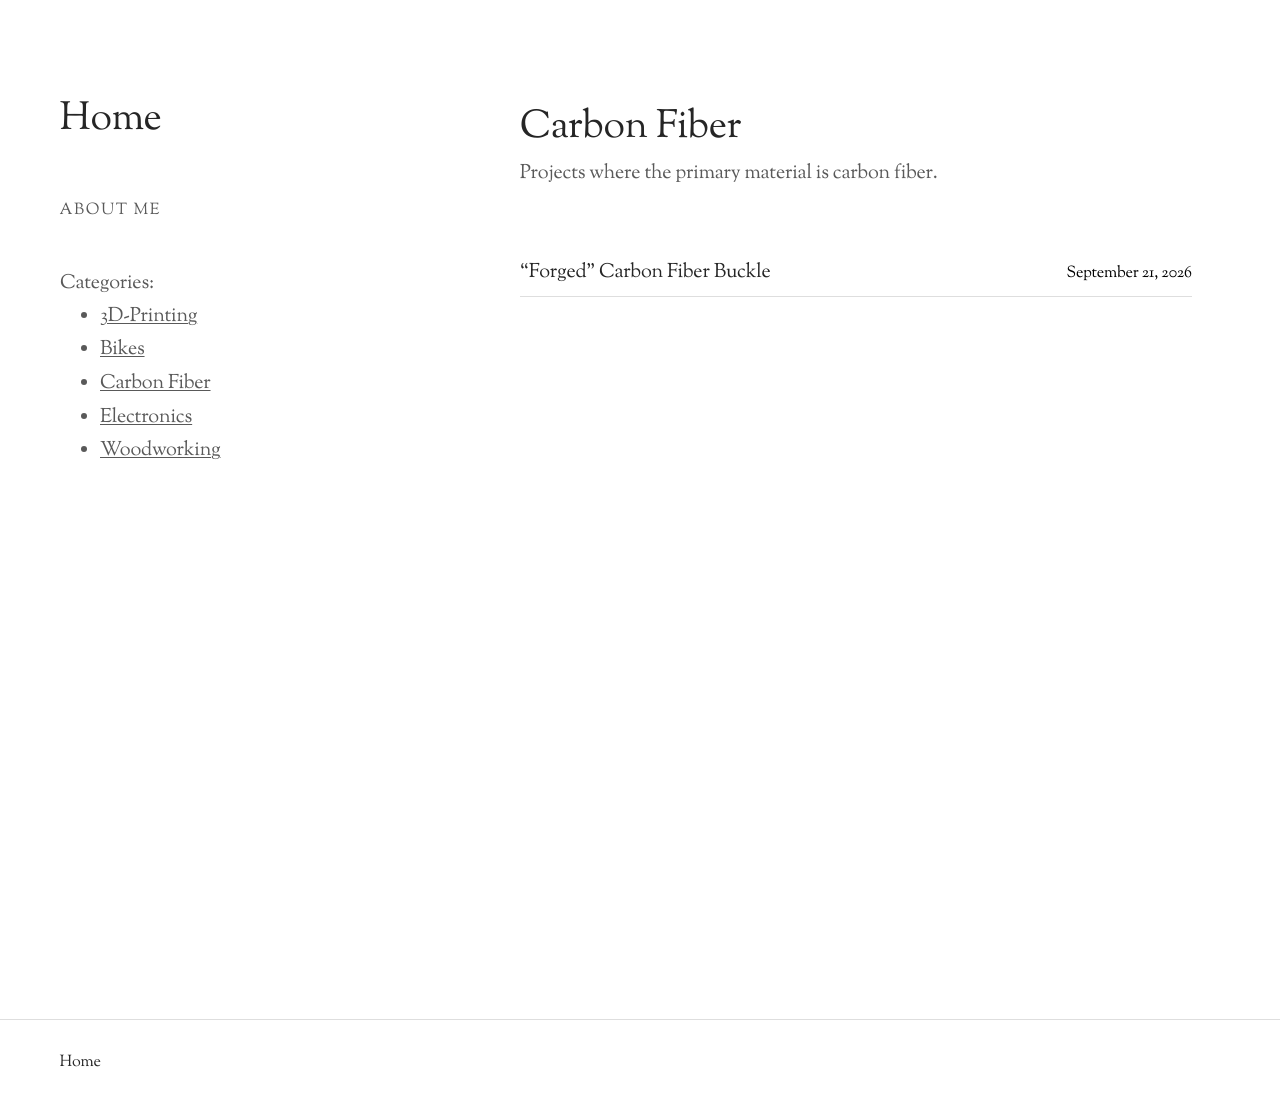
<file: category/carbon-fiber/index.html>
<!DOCTYPE html>
<html lang="en-US">
<head><meta charset="UTF-8">
	
	<meta name="viewport" content="width=device-width, initial-scale=1">
<meta name="robots" content="max-image-preview:large">
<title>Carbon Fiber – Home</title>
<link rel="alternate" type="application/rss+xml" title="Home » Feed" href="/feed/">
<link rel="alternate" type="application/rss+xml" title="Home » Carbon Fiber Category Feed" href="/category/carbon-fiber/feed/">
<style id="wp-img-auto-sizes-contain-inline-css">
img:is([sizes=auto i],[sizes^="auto," i]){contain-intrinsic-size:3000px 1500px}
/*# sourceURL=wp-img-auto-sizes-contain-inline-css */
</style>
<style id="wp-block-spacer-inline-css">
.wp-block-spacer{clear:both}
/*# sourceURL=/wp-includes/blocks/spacer/style.min.css */
</style>
<style id="wp-block-site-title-inline-css">
.wp-block-site-title{box-sizing:border-box}.wp-block-site-title :where(a){color:inherit;font-family:inherit;font-size:inherit;font-style:inherit;font-weight:inherit;letter-spacing:inherit;line-height:inherit;text-decoration:inherit}
/*# sourceURL=/wp-includes/blocks/site-title/style.min.css */
</style>
<style id="wp-block-group-inline-css">
.wp-block-group{box-sizing:border-box}:where(.wp-block-group.wp-block-group-is-layout-constrained){position:relative}
/*# sourceURL=/wp-includes/blocks/group/style.min.css */
</style>
<style id="wp-block-page-list-inline-css">
.wp-block-navigation .wp-block-page-list{align-items:var(--navigation-layout-align,initial);background-color:inherit;display:flex;flex-direction:var(--navigation-layout-direction,initial);flex-wrap:var(--navigation-layout-wrap,wrap);justify-content:var(--navigation-layout-justify,initial)}.wp-block-navigation .wp-block-navigation-item{background-color:inherit}.wp-block-page-list{box-sizing:border-box}
/*# sourceURL=/wp-includes/blocks/page-list/style.min.css */
</style>
<style id="wp-block-navigation-inline-css">
.wp-block-navigation{position:relative}.wp-block-navigation ul{margin-bottom:0;margin-left:0;margin-top:0;padding-left:0}.wp-block-navigation ul,.wp-block-navigation ul li{list-style:none}.wp-block-navigation .wp-block-navigation-item{align-items:center;background-color:inherit;display:flex;position:relative}.wp-block-navigation .wp-block-navigation-item .wp-block-navigation__submenu-container:empty{display:none}.wp-block-navigation .wp-block-navigation-item__content{display:block;z-index:1}.wp-block-navigation .wp-block-navigation-item__content.wp-block-navigation-item__content{color:inherit}.wp-block-navigation.has-text-decoration-underline .wp-block-navigation-item__content,.wp-block-navigation.has-text-decoration-underline .wp-block-navigation-item__content:active,.wp-block-navigation.has-text-decoration-underline .wp-block-navigation-item__content:focus{text-decoration:underline}.wp-block-navigation.has-text-decoration-line-through .wp-block-navigation-item__content,.wp-block-navigation.has-text-decoration-line-through .wp-block-navigation-item__content:active,.wp-block-navigation.has-text-decoration-line-through .wp-block-navigation-item__content:focus{text-decoration:line-through}.wp-block-navigation :where(a),.wp-block-navigation :where(a:active),.wp-block-navigation :where(a:focus){text-decoration:none}.wp-block-navigation .wp-block-navigation__submenu-icon{align-self:center;background-color:inherit;border:none;color:currentColor;display:inline-block;font-size:inherit;height:.6em;line-height:0;margin-left:.25em;padding:0;width:.6em}.wp-block-navigation .wp-block-navigation__submenu-icon svg{stroke:currentColor;display:inline-block;height:inherit;margin-top:.075em;width:inherit}.wp-block-navigation{--navigation-layout-justification-setting:flex-start;--navigation-layout-direction:row;--navigation-layout-wrap:wrap;--navigation-layout-justify:flex-start;--navigation-layout-align:center}.wp-block-navigation.is-vertical{--navigation-layout-direction:column;--navigation-layout-justify:initial;--navigation-layout-align:flex-start}.wp-block-navigation.no-wrap{--navigation-layout-wrap:nowrap}.wp-block-navigation.items-justified-center{--navigation-layout-justification-setting:center;--navigation-layout-justify:center}.wp-block-navigation.items-justified-center.is-vertical{--navigation-layout-align:center}.wp-block-navigation.items-justified-right{--navigation-layout-justification-setting:flex-end;--navigation-layout-justify:flex-end}.wp-block-navigation.items-justified-right.is-vertical{--navigation-layout-align:flex-end}.wp-block-navigation.items-justified-space-between{--navigation-layout-justification-setting:space-between;--navigation-layout-justify:space-between}:where(.wp-block-navigation) ul li{padding:0}.wp-block-navigation .has-child .wp-block-navigation__submenu-container{align-items:normal;background-color:inherit;color:inherit;display:flex;flex-direction:column;opacity:0;position:absolute;z-index:2}@media not (prefers-reduced-motion){.wp-block-navigation .has-child .wp-block-navigation__submenu-container{transition:opacity .1s linear}}.wp-block-navigation .has-child .wp-block-navigation__submenu-container{height:0;overflow:hidden;visibility:hidden;width:0}.wp-block-navigation .has-child .wp-block-navigation__submenu-container>.wp-block-navigation-item>.wp-block-navigation-item__content{display:flex;flex-grow:1;padding:.5em 1em}.wp-block-navigation .has-child .wp-block-navigation__submenu-container>.wp-block-navigation-item>.wp-block-navigation-item__content .wp-block-navigation__submenu-icon{margin-left:auto;margin-right:0}.wp-block-navigation .has-child .wp-block-navigation__submenu-container .wp-block-navigation-item__content{margin:0}.wp-block-navigation .has-child .wp-block-navigation__submenu-container{left:-1px;top:100%}@media (min-width:782px){.wp-block-navigation .has-child .wp-block-navigation__submenu-container .wp-block-navigation__submenu-container{left:100%;top:-1px}.wp-block-navigation .has-child .wp-block-navigation__submenu-container .wp-block-navigation__submenu-container:before{background:transparent;content:"";display:block;height:100%;position:absolute;right:100%;width:.5em}.wp-block-navigation .has-child .wp-block-navigation__submenu-container .wp-block-navigation__submenu-icon{margin-right:.25em}.wp-block-navigation .has-child .wp-block-navigation__submenu-container .wp-block-navigation__submenu-icon svg{transform:rotate(-90deg)}}@media (hover:hover){.wp-block-navigation .has-child:not(.open-on-click):hover>.wp-block-navigation__submenu-container{height:auto;min-width:200px;opacity:1;overflow:visible;visibility:visible;width:auto}}.wp-block-navigation .has-child .wp-block-navigation-submenu__toggle[aria-expanded=true]~.wp-block-navigation__submenu-container,.wp-block-navigation .has-child:not(.open-on-click):not(.open-on-hover-click):focus-within>.wp-block-navigation__submenu-container{height:auto;min-width:200px;opacity:1;overflow:visible;visibility:visible;width:auto}.wp-block-navigation .has-child.open-always{align-items:var(--navigation-layout-align,initial);flex-direction:var(--navigation-layout-direction,initial);flex-wrap:var(--navigation-layout-wrap,wrap);gap:var(--wp--style--block-gap,2em)}.wp-block-navigation .has-child.open-always,.wp-block-navigation .has-child.open-always .wp-block-navigation-item{justify-content:var(--navigation-layout-justify,initial)}.wp-block-navigation .has-child.open-always .wp-block-navigation__submenu-container,.wp-block-navigation .has-child.open-always.wp-block-navigation-submenu{gap:var(--wp--style--block-gap,2em)}.wp-block-navigation .has-child.open-always .wp-block-navigation-item,.wp-block-navigation .has-child.open-always .wp-block-navigation__submenu-container,.wp-block-navigation .has-child.open-always.wp-block-navigation-submenu{padding-bottom:0;padding-top:0}.wp-block-navigation .has-child.open-always .wp-block-navigation__submenu-container{padding-left:var(--wp--style--block-gap,2em);padding-right:var(--wp--style--block-gap,2em)}.wp-block-navigation .has-child.open-always .wp-block-navigation__submenu-container .wp-block-navigation-item__content{padding:0}.wp-block-navigation .has-child.open-always .wp-block-navigation__submenu-container>.wp-block-navigation-item>.wp-block-navigation-item__content,.wp-block-navigation .has-child.open-always>.wp-block-navigation-item__content{flex-grow:0}.wp-block-navigation .has-child.open-always>.wp-block-navigation__submenu-container{background-color:transparent;border:none;color:inherit;flex-basis:100%;height:auto;opacity:1;overflow:visible;position:static;visibility:visible;width:auto}.wp-block-navigation.has-background .has-child .wp-block-navigation__submenu-container{left:0;top:100%}@media (min-width:782px){.wp-block-navigation.has-background .has-child .wp-block-navigation__submenu-container .wp-block-navigation__submenu-container{left:100%;top:0}}.wp-block-navigation-submenu{display:flex;position:relative}.wp-block-navigation-submenu .wp-block-navigation__submenu-icon svg{stroke:currentColor}button.wp-block-navigation-item__content{background-color:transparent;border:none;color:currentColor;font-family:inherit;font-size:inherit;font-style:inherit;font-weight:inherit;letter-spacing:inherit;line-height:inherit;text-align:left;text-transform:inherit}.wp-block-navigation-submenu__toggle{cursor:pointer}.wp-block-navigation-submenu__toggle[aria-expanded=true]+.wp-block-navigation__submenu-icon>svg,.wp-block-navigation-submenu__toggle[aria-expanded=true]>svg{transform:rotate(180deg)}.wp-block-navigation-item.open-on-click .wp-block-navigation-submenu__toggle{padding-left:0;padding-right:.85em}.wp-block-navigation-item.open-on-click .wp-block-navigation-submenu__toggle+.wp-block-navigation__submenu-icon{margin-left:-.6em;pointer-events:none}.wp-block-navigation-item.open-on-click button.wp-block-navigation-item__content:not(.wp-block-navigation-submenu__toggle){padding:0}.wp-block-navigation .wp-block-page-list,.wp-block-navigation__container,.wp-block-navigation__responsive-close,.wp-block-navigation__responsive-container,.wp-block-navigation__responsive-container-content,.wp-block-navigation__responsive-dialog{gap:inherit}:where(.wp-block-navigation.has-background .wp-block-navigation-item a:not(.wp-element-button)),:where(.wp-block-navigation.has-background .wp-block-navigation-submenu a:not(.wp-element-button)){padding:.5em 1em}:where(.wp-block-navigation .wp-block-navigation__submenu-container .wp-block-navigation-item a:not(.wp-element-button)),:where(.wp-block-navigation .wp-block-navigation__submenu-container .wp-block-navigation-submenu a:not(.wp-element-button)),:where(.wp-block-navigation .wp-block-navigation__submenu-container .wp-block-navigation-submenu button.wp-block-navigation-item__content),:where(.wp-block-navigation .wp-block-navigation__submenu-container .wp-block-pages-list__item button.wp-block-navigation-item__content){padding:.5em 1em}.wp-block-navigation.items-justified-right .wp-block-navigation__container .has-child .wp-block-navigation__submenu-container,.wp-block-navigation.items-justified-right .wp-block-page-list>.has-child .wp-block-navigation__submenu-container,.wp-block-navigation.items-justified-space-between .wp-block-page-list>.has-child:last-child .wp-block-navigation__submenu-container,.wp-block-navigation.items-justified-space-between>.wp-block-navigation__container>.has-child:last-child .wp-block-navigation__submenu-container{left:auto;right:0}.wp-block-navigation.items-justified-right .wp-block-navigation__container .has-child .wp-block-navigation__submenu-container .wp-block-navigation__submenu-container,.wp-block-navigation.items-justified-right .wp-block-page-list>.has-child .wp-block-navigation__submenu-container .wp-block-navigation__submenu-container,.wp-block-navigation.items-justified-space-between .wp-block-page-list>.has-child:last-child .wp-block-navigation__submenu-container .wp-block-navigation__submenu-container,.wp-block-navigation.items-justified-space-between>.wp-block-navigation__container>.has-child:last-child .wp-block-navigation__submenu-container .wp-block-navigation__submenu-container{left:-1px;right:-1px}@media (min-width:782px){.wp-block-navigation.items-justified-right .wp-block-navigation__container .has-child .wp-block-navigation__submenu-container .wp-block-navigation__submenu-container,.wp-block-navigation.items-justified-right .wp-block-page-list>.has-child .wp-block-navigation__submenu-container .wp-block-navigation__submenu-container,.wp-block-navigation.items-justified-space-between .wp-block-page-list>.has-child:last-child .wp-block-navigation__submenu-container .wp-block-navigation__submenu-container,.wp-block-navigation.items-justified-space-between>.wp-block-navigation__container>.has-child:last-child .wp-block-navigation__submenu-container .wp-block-navigation__submenu-container{left:auto;right:100%}}.wp-block-navigation:not(.has-background) .wp-block-navigation__submenu-container{background-color:#fff;border:1px solid rgba(0,0,0,.15)}.wp-block-navigation.has-background .wp-block-navigation__submenu-container{background-color:inherit}.wp-block-navigation:not(.has-text-color) .wp-block-navigation__submenu-container{color:#000}.wp-block-navigation__container{align-items:var(--navigation-layout-align,initial);display:flex;flex-direction:var(--navigation-layout-direction,initial);flex-wrap:var(--navigation-layout-wrap,wrap);justify-content:var(--navigation-layout-justify,initial);list-style:none;margin:0;padding-left:0}.wp-block-navigation__container .is-responsive{display:none}.wp-block-navigation__container:only-child,.wp-block-page-list:only-child{flex-grow:1}@keyframes overlay-menu__fade-in-animation{0%{opacity:0;transform:translateY(.5em)}to{opacity:1;transform:translateY(0)}}.wp-block-navigation__responsive-container{bottom:0;display:none;left:0;position:fixed;right:0;top:0}.wp-block-navigation__responsive-container :where(.wp-block-navigation-item a){color:inherit}.wp-block-navigation__responsive-container .wp-block-navigation__responsive-container-content{align-items:var(--navigation-layout-align,initial);display:flex;flex-direction:var(--navigation-layout-direction,initial);flex-wrap:var(--navigation-layout-wrap,wrap);justify-content:var(--navigation-layout-justify,initial)}.wp-block-navigation__responsive-container:not(.is-menu-open.is-menu-open){background-color:inherit!important;color:inherit!important}.wp-block-navigation__responsive-container.is-menu-open{background-color:inherit;display:flex;flex-direction:column}@media not (prefers-reduced-motion){.wp-block-navigation__responsive-container.is-menu-open{animation:overlay-menu__fade-in-animation .1s ease-out;animation-fill-mode:forwards}}.wp-block-navigation__responsive-container.is-menu-open:not(.disable-default-overlay){padding:clamp(1rem,var(--wp--style--root--padding-top),20rem) clamp(1rem,var(--wp--style--root--padding-right),20rem) clamp(1rem,var(--wp--style--root--padding-bottom),20rem) clamp(1rem,var(--wp--style--root--padding-left),20rem)}.wp-block-navigation__responsive-container.is-menu-open{overflow:auto;z-index:100000}.wp-block-navigation__responsive-container.is-menu-open:not(.disable-default-overlay) .wp-block-navigation__responsive-container-content{padding-top:calc(2rem + 24px)}.wp-block-navigation__responsive-container.is-menu-open:where(:not(.disable-default-overlay)) .wp-block-navigation__responsive-container-content{align-items:var(--navigation-layout-justification-setting,inherit);display:flex;flex-direction:column;flex-wrap:nowrap;overflow:visible}.wp-block-navigation__responsive-container.is-menu-open:where(:not(.disable-default-overlay)) .wp-block-navigation__responsive-container-content,.wp-block-navigation__responsive-container.is-menu-open:where(:not(.disable-default-overlay)) .wp-block-navigation__responsive-container-content .wp-block-navigation__container,.wp-block-navigation__responsive-container.is-menu-open:where(:not(.disable-default-overlay)) .wp-block-navigation__responsive-container-content .wp-block-page-list{justify-content:flex-start}.wp-block-navigation__responsive-container.is-menu-open:where(:not(.disable-default-overlay)) .wp-block-navigation__responsive-container-content .wp-block-navigation__submenu-icon{display:none}.wp-block-navigation__responsive-container.is-menu-open:where(:not(.disable-default-overlay)) .wp-block-navigation__responsive-container-content .has-child .wp-block-navigation__submenu-container{border:none;height:auto;min-width:200px;opacity:1;overflow:initial;padding-left:2rem;padding-right:2rem;position:static;visibility:visible;width:auto}.wp-block-navigation__responsive-container.is-menu-open:where(:not(.disable-default-overlay)) .wp-block-navigation__responsive-container-content .wp-block-navigation__container,.wp-block-navigation__responsive-container.is-menu-open:where(:not(.disable-default-overlay)) .wp-block-navigation__responsive-container-content .wp-block-navigation__submenu-container{gap:inherit}.wp-block-navigation__responsive-container.is-menu-open:where(:not(.disable-default-overlay)) .wp-block-navigation__responsive-container-content .wp-block-navigation__submenu-container{padding-top:var(--wp--style--block-gap,2em)}.wp-block-navigation__responsive-container.is-menu-open:where(:not(.disable-default-overlay)) .wp-block-navigation__responsive-container-content .wp-block-navigation-item__content{padding:0}.wp-block-navigation__responsive-container.is-menu-open:where(:not(.disable-default-overlay)) .wp-block-navigation__responsive-container-content .wp-block-navigation-item,.wp-block-navigation__responsive-container.is-menu-open:where(:not(.disable-default-overlay)) .wp-block-navigation__responsive-container-content .wp-block-navigation__container,.wp-block-navigation__responsive-container.is-menu-open:where(:not(.disable-default-overlay)) .wp-block-navigation__responsive-container-content .wp-block-page-list{align-items:var(--navigation-layout-justification-setting,initial);display:flex;flex-direction:column}.wp-block-navigation__responsive-container.is-menu-open:where(:not(.disable-default-overlay)) .wp-block-navigation-item,.wp-block-navigation__responsive-container.is-menu-open:where(:not(.disable-default-overlay)) .wp-block-navigation-item .wp-block-navigation__submenu-container,.wp-block-navigation__responsive-container.is-menu-open:where(:not(.disable-default-overlay)) .wp-block-navigation__container,.wp-block-navigation__responsive-container.is-menu-open:where(:not(.disable-default-overlay)) .wp-block-page-list{background:transparent!important;color:inherit!important}.wp-block-navigation__responsive-container.is-menu-open:where(:not(.disable-default-overlay)) .wp-block-navigation__submenu-container.wp-block-navigation__submenu-container.wp-block-navigation__submenu-container.wp-block-navigation__submenu-container{left:auto;right:auto}.wp-block-navigation__responsive-container.disable-default-overlay .wp-block-navigation__overlay-container{display:none;width:100%}.wp-block-navigation__responsive-container.disable-default-overlay .wp-block-navigation__responsive-close{max-width:none}.wp-block-navigation__responsive-container.disable-default-overlay.is-menu-open .wp-block-navigation__responsive-container-content>:not(.wp-block-navigation__overlay-container){display:none}.wp-block-navigation__responsive-container.disable-default-overlay.is-menu-open .wp-block-navigation__responsive-container-content .wp-block-navigation__overlay-container{display:block}.wp-block-navigation__responsive-container.disable-default-overlay.is-menu-open .wp-block-navigation__responsive-container-content .wp-block-navigation__overlay-container .wp-block-navigation__submenu-container{left:0;right:auto}@media (min-width:600px){.wp-block-navigation__responsive-container:not(.hidden-by-default):not(.is-menu-open){background-color:inherit;display:block;position:relative;width:100%;z-index:auto}.wp-block-navigation__responsive-container:not(.hidden-by-default):not(.is-menu-open) .wp-block-navigation__responsive-container-close{display:none}.wp-block-navigation__responsive-container.is-menu-open .wp-block-navigation__submenu-container.wp-block-navigation__submenu-container.wp-block-navigation__submenu-container.wp-block-navigation__submenu-container{left:0}}.wp-block-navigation:not(.has-background) .wp-block-navigation__responsive-container.is-menu-open:not(.disable-default-overlay){background-color:#fff}.wp-block-navigation:not(.has-text-color) .wp-block-navigation__responsive-container.is-menu-open:not(.disable-default-overlay){color:#000}.wp-block-navigation__toggle_button_label{font-size:1rem;font-weight:700}.wp-block-navigation__responsive-container-close,.wp-block-navigation__responsive-container-open{background:transparent;border:none;color:currentColor;cursor:pointer;margin:0;padding:0;text-transform:inherit;vertical-align:middle}.wp-block-navigation__responsive-container-close svg,.wp-block-navigation__responsive-container-open svg{fill:currentColor;display:block;height:24px;pointer-events:none;width:24px}.wp-block-navigation__responsive-container-open{display:flex}.wp-block-navigation__responsive-container-open.wp-block-navigation__responsive-container-open.wp-block-navigation__responsive-container-open{font-family:inherit;font-size:inherit;font-weight:inherit}@media (min-width:600px){.wp-block-navigation__responsive-container-open:not(.always-shown){display:none}}.wp-block-navigation__responsive-container-close{position:absolute;right:0;top:0;z-index:2}.wp-block-navigation__responsive-container-close.wp-block-navigation__responsive-container-close.wp-block-navigation__responsive-container-close{font-family:inherit;font-size:inherit;font-weight:inherit}.disable-default-overlay .wp-block-navigation__responsive-container-close{right:clamp(1rem,var(--wp--style--root--padding-left),20rem);top:clamp(1rem,var(--wp--style--root--padding-left),20rem)}.wp-block-navigation__responsive-close{width:100%}.has-modal-open .wp-block-navigation__responsive-close{margin-left:auto;margin-right:auto;max-width:var(--wp--style--global--wide-size,100%)}.wp-block-navigation__responsive-close:focus{outline:none}.is-menu-open .wp-block-navigation__responsive-close,.is-menu-open .wp-block-navigation__responsive-container-content,.is-menu-open .wp-block-navigation__responsive-dialog{box-sizing:border-box}.wp-block-navigation__responsive-dialog{position:relative}.has-modal-open .admin-bar .is-menu-open:where(:not(.disable-default-overlay)) .wp-block-navigation__responsive-dialog{margin-top:46px}@media (min-width:782px){.has-modal-open .admin-bar .is-menu-open:where(:not(.disable-default-overlay)) .wp-block-navigation__responsive-dialog{margin-top:32px}}html.has-modal-open{overflow:hidden}
/*# sourceURL=/wp-includes/blocks/navigation/style.min.css */
</style>
<style id="wp-block-paragraph-inline-css">
.is-small-text{font-size:.875em}.is-regular-text{font-size:1em}.is-large-text{font-size:2.25em}.is-larger-text{font-size:3em}.has-drop-cap:not(:focus):first-letter{float:left;font-size:8.4em;font-style:normal;font-weight:100;line-height:.68;margin:.05em .1em 0 0;text-transform:uppercase}body.rtl .has-drop-cap:not(:focus):first-letter{float:none;margin-left:.1em}p.has-drop-cap.has-background{overflow:hidden}:root :where(p.has-background){padding:1.25em 2.375em}:where(p.has-text-color:not(.has-link-color)) a{color:inherit}p.has-text-align-left[style*="writing-mode:vertical-lr"],p.has-text-align-right[style*="writing-mode:vertical-rl"]{rotate:180deg}
/*# sourceURL=/wp-includes/blocks/paragraph/style.min.css */
</style>
<style id="wp-block-categories-inline-css">
.wp-block-categories{box-sizing:border-box}.wp-block-categories.alignleft{margin-right:2em}.wp-block-categories.alignright{margin-left:2em}.wp-block-categories.wp-block-categories-dropdown.aligncenter{text-align:center}.wp-block-categories .wp-block-categories__label:not(.screen-reader-text){display:block;width:100%}
/*# sourceURL=/wp-includes/blocks/categories/style.min.css */
</style>
<style id="wp-block-columns-inline-css">
.wp-block-columns{box-sizing:border-box;display:flex;flex-wrap:wrap!important}@media (min-width:782px){.wp-block-columns{flex-wrap:nowrap!important}}.wp-block-columns{align-items:normal!important}.wp-block-columns.are-vertically-aligned-top{align-items:flex-start}.wp-block-columns.are-vertically-aligned-center{align-items:center}.wp-block-columns.are-vertically-aligned-bottom{align-items:flex-end}@media (max-width:781px){.wp-block-columns:not(.is-not-stacked-on-mobile)>.wp-block-column{flex-basis:100%!important}}@media (min-width:782px){.wp-block-columns:not(.is-not-stacked-on-mobile)>.wp-block-column{flex-basis:0;flex-grow:1}.wp-block-columns:not(.is-not-stacked-on-mobile)>.wp-block-column[style*=flex-basis]{flex-grow:0}}.wp-block-columns.is-not-stacked-on-mobile{flex-wrap:nowrap!important}.wp-block-columns.is-not-stacked-on-mobile>.wp-block-column{flex-basis:0;flex-grow:1}.wp-block-columns.is-not-stacked-on-mobile>.wp-block-column[style*=flex-basis]{flex-grow:0}:where(.wp-block-columns){margin-bottom:1.75em}:where(.wp-block-columns.has-background){padding:1.25em 2.375em}.wp-block-column{flex-grow:1;min-width:0;overflow-wrap:break-word;word-break:break-word}.wp-block-column.is-vertically-aligned-top{align-self:flex-start}.wp-block-column.is-vertically-aligned-center{align-self:center}.wp-block-column.is-vertically-aligned-bottom{align-self:flex-end}.wp-block-column.is-vertically-aligned-stretch{align-self:stretch}.wp-block-column.is-vertically-aligned-bottom,.wp-block-column.is-vertically-aligned-center,.wp-block-column.is-vertically-aligned-top{width:100%}
/*# sourceURL=/wp-includes/blocks/columns/style.min.css */
</style>
<style id="wp-block-query-title-inline-css">
.wp-block-query-title{box-sizing:border-box}
/*# sourceURL=/wp-includes/blocks/query-title/style.min.css */
</style>
<style id="wp-block-term-description-inline-css">
:where(.wp-block-term-description){box-sizing:border-box;margin-bottom:var(--wp--style--block-gap);margin-top:var(--wp--style--block-gap)}.wp-block-term-description p{margin-bottom:0;margin-top:0}
/*# sourceURL=/wp-includes/blocks/term-description/style.min.css */
</style>
<style id="wp-block-post-title-inline-css">
.wp-block-post-title{box-sizing:border-box;word-break:break-word}.wp-block-post-title :where(a){display:inline-block;font-family:inherit;font-size:inherit;font-style:inherit;font-weight:inherit;letter-spacing:inherit;line-height:inherit;text-decoration:inherit}
/*# sourceURL=/wp-includes/blocks/post-title/style.min.css */
</style>
<style id="wp-block-post-date-inline-css">
.wp-block-post-date{box-sizing:border-box}
/*# sourceURL=/wp-includes/blocks/post-date/style.min.css */
</style>
<style id="wp-block-post-template-inline-css">
.wp-block-post-template{box-sizing:border-box;list-style:none;margin-bottom:0;margin-top:0;max-width:100%;padding:0}.wp-block-post-template.is-flex-container{display:flex;flex-direction:row;flex-wrap:wrap;gap:1.25em}.wp-block-post-template.is-flex-container>li{margin:0;width:100%}@media (min-width:600px){.wp-block-post-template.is-flex-container.is-flex-container.columns-2>li{width:calc(50% - .625em)}.wp-block-post-template.is-flex-container.is-flex-container.columns-3>li{width:calc(33.33333% - .83333em)}.wp-block-post-template.is-flex-container.is-flex-container.columns-4>li{width:calc(25% - .9375em)}.wp-block-post-template.is-flex-container.is-flex-container.columns-5>li{width:calc(20% - 1em)}.wp-block-post-template.is-flex-container.is-flex-container.columns-6>li{width:calc(16.66667% - 1.04167em)}}@media (max-width:600px){.wp-block-post-template-is-layout-grid[class*=columns-]:not(.has-native-responsive-grid){grid-template-columns:1fr}}.wp-block-post-template-is-layout-constrained>li>.alignright,.wp-block-post-template-is-layout-flow>li>.alignright{float:right;margin-inline-end:0;margin-inline-start:2em}.wp-block-post-template-is-layout-constrained>li>.alignleft,.wp-block-post-template-is-layout-flow>li>.alignleft{float:left;margin-inline-end:2em;margin-inline-start:0}.wp-block-post-template-is-layout-constrained>li>.aligncenter,.wp-block-post-template-is-layout-flow>li>.aligncenter{margin-inline-end:auto;margin-inline-start:auto}
/*# sourceURL=/wp-includes/blocks/post-template/style.min.css */
</style>
<style id="wp-emoji-styles-inline-css">

	img.wp-smiley, img.emoji {
		display: inline !important;
		border: none !important;
		box-shadow: none !important;
		height: 1em !important;
		width: 1em !important;
		margin: 0 0.07em !important;
		vertical-align: -0.1em !important;
		background: none !important;
		padding: 0 !important;
	}
/*# sourceURL=wp-emoji-styles-inline-css */
</style>
<style id="wp-block-library-inline-css">
:root{--wp-block-synced-color:#7a00df;--wp-block-synced-color--rgb:122,0,223;--wp-bound-block-color:var(--wp-block-synced-color);--wp-editor-canvas-background:#ddd;--wp-admin-theme-color:#007cba;--wp-admin-theme-color--rgb:0,124,186;--wp-admin-theme-color-darker-10:#006ba1;--wp-admin-theme-color-darker-10--rgb:0,107,160.5;--wp-admin-theme-color-darker-20:#005a87;--wp-admin-theme-color-darker-20--rgb:0,90,135;--wp-admin-border-width-focus:2px}@media (min-resolution:192dpi){:root{--wp-admin-border-width-focus:1.5px}}.wp-element-button{cursor:pointer}:root .has-very-light-gray-background-color{background-color:#eee}:root .has-very-dark-gray-background-color{background-color:#313131}:root .has-very-light-gray-color{color:#eee}:root .has-very-dark-gray-color{color:#313131}:root .has-vivid-green-cyan-to-vivid-cyan-blue-gradient-background{background:linear-gradient(135deg,#00d084,#0693e3)}:root .has-purple-crush-gradient-background{background:linear-gradient(135deg,#34e2e4,#4721fb 50%,#ab1dfe)}:root .has-hazy-dawn-gradient-background{background:linear-gradient(135deg,#faaca8,#dad0ec)}:root .has-subdued-olive-gradient-background{background:linear-gradient(135deg,#fafae1,#67a671)}:root .has-atomic-cream-gradient-background{background:linear-gradient(135deg,#fdd79a,#004a59)}:root .has-nightshade-gradient-background{background:linear-gradient(135deg,#330968,#31cdcf)}:root .has-midnight-gradient-background{background:linear-gradient(135deg,#020381,#2874fc)}:root{--wp--preset--font-size--normal:16px;--wp--preset--font-size--huge:42px}.has-regular-font-size{font-size:1em}.has-larger-font-size{font-size:2.625em}.has-normal-font-size{font-size:var(--wp--preset--font-size--normal)}.has-huge-font-size{font-size:var(--wp--preset--font-size--huge)}:root .has-text-align-center{text-align:center}:root .has-text-align-left{text-align:left}:root .has-text-align-right{text-align:right}.has-fit-text{white-space:nowrap!important}#end-resizable-editor-section{display:none}.aligncenter{clear:both}.items-justified-left{justify-content:flex-start}.items-justified-center{justify-content:center}.items-justified-right{justify-content:flex-end}.items-justified-space-between{justify-content:space-between}.screen-reader-text{word-wrap:normal!important;border:0;clip-path:inset(50%);height:1px;margin:-1px;overflow:hidden;padding:0;position:absolute;width:1px;word-break:normal!important}.screen-reader-text:focus{background-color:#ddd;clip-path:none;color:#444;display:block;font-size:1em;height:auto;left:5px;line-height:normal;padding:15px 23px 14px;text-decoration:none;top:5px;width:auto;z-index:100000}html :where(.has-border-color){border-style:solid}html :where([style^=border-color],[style*=";border-color"],[style*="; border-color"]){border-style:solid}html :where([style^=border-top-color],[style*=";border-top-color"],[style*="; border-top-color"]){border-top-style:solid}html :where([style^=border-right-color],[style*=";border-right-color"],[style*="; border-right-color"]){border-right-style:solid}html :where([style^=border-bottom-color],[style*=";border-bottom-color"],[style*="; border-bottom-color"]){border-bottom-style:solid}html :where([style^=border-left-color],[style*=";border-left-color"],[style*="; border-left-color"]){border-left-style:solid}html :where([style^=border-width],[style*=";border-width"],[style*="; border-width"]){border-style:solid}html :where([style^=border-top-width],[style*=";border-top-width"],[style*="; border-top-width"]){border-top-style:solid}html :where([style^=border-right-width],[style*=";border-right-width"],[style*="; border-right-width"]){border-right-style:solid}html :where([style^=border-bottom-width],[style*=";border-bottom-width"],[style*="; border-bottom-width"]){border-bottom-style:solid}html :where([style^=border-left-width],[style*=";border-left-width"],[style*="; border-left-width"]){border-left-style:solid}html :where(img[class*=wp-image-]){height:auto;max-width:100%}:where(figure){margin:0 0 1em}html :where(.is-position-sticky){--wp-admin--admin-bar--position-offset:var(--wp-admin--admin-bar--height,0px)}@media screen and (max-width:600px){html :where(.is-position-sticky){--wp-admin--admin-bar--position-offset:0px}}
/*# sourceURL=/wp-includes/css/dist/block-library/common.min.css */
</style>
<style id="global-styles-inline-css">
:root{--wp--preset--aspect-ratio--square: 1;--wp--preset--aspect-ratio--4-3: 4/3;--wp--preset--aspect-ratio--3-4: 3/4;--wp--preset--aspect-ratio--3-2: 3/2;--wp--preset--aspect-ratio--2-3: 2/3;--wp--preset--aspect-ratio--16-9: 16/9;--wp--preset--aspect-ratio--9-16: 9/16;--wp--preset--color--black: #000000;--wp--preset--color--cyan-bluish-gray: #abb8c3;--wp--preset--color--white: #ffffff;--wp--preset--color--pale-pink: #f78da7;--wp--preset--color--vivid-red: #cf2e2e;--wp--preset--color--luminous-vivid-orange: #ff6900;--wp--preset--color--luminous-vivid-amber: #fcb900;--wp--preset--color--light-green-cyan: #7bdcb5;--wp--preset--color--vivid-green-cyan: #00d084;--wp--preset--color--pale-cyan-blue: #8ed1fc;--wp--preset--color--vivid-cyan-blue: #0693e3;--wp--preset--color--vivid-purple: #9b51e0;--wp--preset--color--theme-1: #FFFFFF;--wp--preset--color--theme-2: #252525;--wp--preset--color--theme-3: #000000;--wp--preset--color--theme-4: #595959;--wp--preset--color--theme-5: #00000021;--wp--preset--gradient--vivid-cyan-blue-to-vivid-purple: linear-gradient(135deg,rgb(6,147,227) 0%,rgb(155,81,224) 100%);--wp--preset--gradient--light-green-cyan-to-vivid-green-cyan: linear-gradient(135deg,rgb(122,220,180) 0%,rgb(0,208,130) 100%);--wp--preset--gradient--luminous-vivid-amber-to-luminous-vivid-orange: linear-gradient(135deg,rgb(252,185,0) 0%,rgb(255,105,0) 100%);--wp--preset--gradient--luminous-vivid-orange-to-vivid-red: linear-gradient(135deg,rgb(255,105,0) 0%,rgb(207,46,46) 100%);--wp--preset--gradient--very-light-gray-to-cyan-bluish-gray: linear-gradient(135deg,rgb(238,238,238) 0%,rgb(169,184,195) 100%);--wp--preset--gradient--cool-to-warm-spectrum: linear-gradient(135deg,rgb(74,234,220) 0%,rgb(151,120,209) 20%,rgb(207,42,186) 40%,rgb(238,44,130) 60%,rgb(251,105,98) 80%,rgb(254,248,76) 100%);--wp--preset--gradient--blush-light-purple: linear-gradient(135deg,rgb(255,206,236) 0%,rgb(152,150,240) 100%);--wp--preset--gradient--blush-bordeaux: linear-gradient(135deg,rgb(254,205,165) 0%,rgb(254,45,45) 50%,rgb(107,0,62) 100%);--wp--preset--gradient--luminous-dusk: linear-gradient(135deg,rgb(255,203,112) 0%,rgb(199,81,192) 50%,rgb(65,88,208) 100%);--wp--preset--gradient--pale-ocean: linear-gradient(135deg,rgb(255,245,203) 0%,rgb(182,227,212) 50%,rgb(51,167,181) 100%);--wp--preset--gradient--electric-grass: linear-gradient(135deg,rgb(202,248,128) 0%,rgb(113,206,126) 100%);--wp--preset--gradient--midnight: linear-gradient(135deg,rgb(2,3,129) 0%,rgb(40,116,252) 100%);--wp--preset--font-size--small: 1rem;--wp--preset--font-size--medium: clamp(1.125rem, 1.125rem + ((1vw - 0.2rem) * 0.189), 1.25rem);--wp--preset--font-size--large: clamp(1.4375rem, 1.438rem + ((1vw - 0.2rem) * 0.283), 1.625rem);--wp--preset--font-size--x-large: clamp(1.625rem, 1.625rem + ((1vw - 0.2rem) * 0.568), 2rem);--wp--preset--font-size--2-x-large: clamp(2rem, 2rem + ((1vw - 0.2rem) * 0.758), 2.5rem);--wp--preset--font-family--sorts-mill-goudy: "Sorts Mill Goudy", serif;--wp--preset--font-family--quattrocento-sans: "Quattrocento Sans", sans-serif;--wp--preset--spacing--20: 8px;--wp--preset--spacing--30: 16px;--wp--preset--spacing--40: clamp(24px, 2.33vw, 32px);--wp--preset--spacing--50: clamp(32px, 3.49vw, 48px);--wp--preset--spacing--60: clamp(48px, 4.65vw, 64px);--wp--preset--spacing--70: clamp(64px, 6.98vw, 96px);--wp--preset--spacing--80: clamp(96px, 9.31vw, 128px);--wp--preset--shadow--natural: 6px 6px 9px rgba(0, 0, 0, 0.2);--wp--preset--shadow--deep: 12px 12px 50px rgba(0, 0, 0, 0.4);--wp--preset--shadow--sharp: 6px 6px 0px rgba(0, 0, 0, 0.2);--wp--preset--shadow--outlined: 6px 6px 0px -3px rgb(255, 255, 255), 6px 6px rgb(0, 0, 0);--wp--preset--shadow--crisp: 6px 6px 0px rgb(0, 0, 0);}.wp-block-button{--wp--preset--dimension--25: 25%;--wp--preset--dimension--50: 50%;--wp--preset--dimension--75: 75%;--wp--preset--dimension--100: 100%;}:root { --wp--style--global--content-size: 672px;--wp--style--global--wide-size: 1376px; }:where(body) { margin: 0; }.wp-site-blocks { padding-top: var(--wp--style--root--padding-top); padding-bottom: var(--wp--style--root--padding-bottom); }.has-global-padding { padding-right: var(--wp--style--root--padding-right); padding-left: var(--wp--style--root--padding-left); }.has-global-padding > .alignfull { margin-right: calc(var(--wp--style--root--padding-right) * -1); margin-left: calc(var(--wp--style--root--padding-left) * -1); }.has-global-padding :where(:not(.alignfull.is-layout-flow) > .has-global-padding:not(.wp-block-block, .alignfull)) { padding-right: 0; padding-left: 0; }.has-global-padding :where(:not(.alignfull.is-layout-flow) > .has-global-padding:not(.wp-block-block, .alignfull)) > .alignfull { margin-left: 0; margin-right: 0; }.wp-site-blocks > .alignleft { float: left; margin-right: 2em; }.wp-site-blocks > .alignright { float: right; margin-left: 2em; }.wp-site-blocks > .aligncenter { justify-content: center; margin-left: auto; margin-right: auto; }:where(.wp-site-blocks) > * { margin-block-start: var(--wp--preset--spacing--50); margin-block-end: 0; }:where(.wp-site-blocks) > :first-child { margin-block-start: 0; }:where(.wp-site-blocks) > :last-child { margin-block-end: 0; }:root { --wp--style--block-gap: var(--wp--preset--spacing--50); }:root :where(.is-layout-flow) > :first-child{margin-block-start: 0;}:root :where(.is-layout-flow) > :last-child{margin-block-end: 0;}:root :where(.is-layout-flow) > *{margin-block-start: var(--wp--preset--spacing--50);margin-block-end: 0;}:root :where(.is-layout-constrained) > :first-child{margin-block-start: 0;}:root :where(.is-layout-constrained) > :last-child{margin-block-end: 0;}:root :where(.is-layout-constrained) > *{margin-block-start: var(--wp--preset--spacing--50);margin-block-end: 0;}:root :where(.is-layout-flex){gap: var(--wp--preset--spacing--50);}:root :where(.is-layout-grid){gap: var(--wp--preset--spacing--50);}.is-layout-flow > .alignleft{float: left;margin-inline-start: 0;margin-inline-end: 2em;}.is-layout-flow > .alignright{float: right;margin-inline-start: 2em;margin-inline-end: 0;}.is-layout-flow > .aligncenter{margin-left: auto !important;margin-right: auto !important;}.is-layout-constrained > .alignleft{float: left;margin-inline-start: 0;margin-inline-end: 2em;}.is-layout-constrained > .alignright{float: right;margin-inline-start: 2em;margin-inline-end: 0;}.is-layout-constrained > .aligncenter{margin-left: auto !important;margin-right: auto !important;}.is-layout-constrained > :where(:not(.alignleft):not(.alignright):not(.alignfull)){max-width: var(--wp--style--global--content-size);margin-left: auto !important;margin-right: auto !important;}.is-layout-constrained > .alignwide{max-width: var(--wp--style--global--wide-size);}body .is-layout-flex{display: flex;}.is-layout-flex{flex-wrap: wrap;align-items: center;}.is-layout-flex > :is(*, div){margin: 0;}body .is-layout-grid{display: grid;}.is-layout-grid > :is(*, div){margin: 0;}body{background-color: var(--wp--preset--color--theme-1);color: var(--wp--preset--color--theme-4);font-family: var(--wp--preset--font-family--sorts-mill-goudy);font-size: var(--wp--preset--font-size--medium);font-style: normal;font-weight: 400;letter-spacing: -0.01em;line-height: 1.7;--wp--style--root--padding-top: 0px;--wp--style--root--padding-right: var(--wp--preset--spacing--40);--wp--style--root--padding-bottom: 0px;--wp--style--root--padding-left: var(--wp--preset--spacing--40);}a:where(:not(.wp-element-button)){color: currentColor;}:root :where(a:where(:not(.wp-element-button)):hover){text-decoration: none;}h1, h2, h3, h4, h5, h6{color: var(--wp--preset--color--theme-2);font-weight: 400;line-height: calc( 1em + 0.5rem );}h1{font-size: var(--wp--preset--font-size--2x-large);}h2{font-size: var(--wp--preset--font-size--x-large);}h3{font-size: var(--wp--preset--font-size--large);}h4{font-size: var(--wp--preset--font-size--medium);}h5{font-size: var(--wp--preset--font-size--small);}h6{font-size: var(--wp--preset--font-size--small);}:root :where(.wp-element-button, .wp-block-button__link){background-color: var(--wp--preset--color--theme-3);border-width: 0;color: var(--wp--preset--color--theme-1);font-family: inherit;font-size: inherit;font-style: inherit;font-weight: inherit;letter-spacing: inherit;line-height: inherit;padding-top: calc(0.667em + 2px);padding-right: calc(1.333em + 2px);padding-bottom: calc(0.667em + 2px);padding-left: calc(1.333em + 2px);text-decoration: none;text-transform: inherit;}:root :where(.wp-element-button:hover, .wp-block-button__link:hover){background-color: color-mix(in srgb, var(--wp--preset--color--theme-2) 85%, transparent);color: var(--wp--preset--color--theme-1);}:root :where(.wp-element-button:focus, .wp-block-button__link:focus){background-color: color-mix(in srgb, var(--wp--preset--color--theme-2) 85%, transparent);color: var(--wp--preset--color--theme-1);outline-offset: 4px;}:root :where(.wp-element-button:active, .wp-block-button__link:active){background-color: color-mix(in srgb, var(--wp--preset--color--theme-2) 85%, transparent);color: var(--wp--preset--color--theme-1);}:root :where(.wp-element-caption, .wp-block-audio figcaption, .wp-block-embed figcaption, .wp-block-gallery figcaption, .wp-block-image figcaption, .wp-block-table figcaption, .wp-block-video figcaption){color: var(--wp--preset--color--theme-4);}.has-black-color{color: var(--wp--preset--color--black) !important;}.has-cyan-bluish-gray-color{color: var(--wp--preset--color--cyan-bluish-gray) !important;}.has-white-color{color: var(--wp--preset--color--white) !important;}.has-pale-pink-color{color: var(--wp--preset--color--pale-pink) !important;}.has-vivid-red-color{color: var(--wp--preset--color--vivid-red) !important;}.has-luminous-vivid-orange-color{color: var(--wp--preset--color--luminous-vivid-orange) !important;}.has-luminous-vivid-amber-color{color: var(--wp--preset--color--luminous-vivid-amber) !important;}.has-light-green-cyan-color{color: var(--wp--preset--color--light-green-cyan) !important;}.has-vivid-green-cyan-color{color: var(--wp--preset--color--vivid-green-cyan) !important;}.has-pale-cyan-blue-color{color: var(--wp--preset--color--pale-cyan-blue) !important;}.has-vivid-cyan-blue-color{color: var(--wp--preset--color--vivid-cyan-blue) !important;}.has-vivid-purple-color{color: var(--wp--preset--color--vivid-purple) !important;}.has-theme-1-color{color: var(--wp--preset--color--theme-1) !important;}.has-theme-2-color{color: var(--wp--preset--color--theme-2) !important;}.has-theme-3-color{color: var(--wp--preset--color--theme-3) !important;}.has-theme-4-color{color: var(--wp--preset--color--theme-4) !important;}.has-theme-5-color{color: var(--wp--preset--color--theme-5) !important;}.has-black-background-color{background-color: var(--wp--preset--color--black) !important;}.has-cyan-bluish-gray-background-color{background-color: var(--wp--preset--color--cyan-bluish-gray) !important;}.has-white-background-color{background-color: var(--wp--preset--color--white) !important;}.has-pale-pink-background-color{background-color: var(--wp--preset--color--pale-pink) !important;}.has-vivid-red-background-color{background-color: var(--wp--preset--color--vivid-red) !important;}.has-luminous-vivid-orange-background-color{background-color: var(--wp--preset--color--luminous-vivid-orange) !important;}.has-luminous-vivid-amber-background-color{background-color: var(--wp--preset--color--luminous-vivid-amber) !important;}.has-light-green-cyan-background-color{background-color: var(--wp--preset--color--light-green-cyan) !important;}.has-vivid-green-cyan-background-color{background-color: var(--wp--preset--color--vivid-green-cyan) !important;}.has-pale-cyan-blue-background-color{background-color: var(--wp--preset--color--pale-cyan-blue) !important;}.has-vivid-cyan-blue-background-color{background-color: var(--wp--preset--color--vivid-cyan-blue) !important;}.has-vivid-purple-background-color{background-color: var(--wp--preset--color--vivid-purple) !important;}.has-theme-1-background-color{background-color: var(--wp--preset--color--theme-1) !important;}.has-theme-2-background-color{background-color: var(--wp--preset--color--theme-2) !important;}.has-theme-3-background-color{background-color: var(--wp--preset--color--theme-3) !important;}.has-theme-4-background-color{background-color: var(--wp--preset--color--theme-4) !important;}.has-theme-5-background-color{background-color: var(--wp--preset--color--theme-5) !important;}.has-black-border-color{border-color: var(--wp--preset--color--black) !important;}.has-cyan-bluish-gray-border-color{border-color: var(--wp--preset--color--cyan-bluish-gray) !important;}.has-white-border-color{border-color: var(--wp--preset--color--white) !important;}.has-pale-pink-border-color{border-color: var(--wp--preset--color--pale-pink) !important;}.has-vivid-red-border-color{border-color: var(--wp--preset--color--vivid-red) !important;}.has-luminous-vivid-orange-border-color{border-color: var(--wp--preset--color--luminous-vivid-orange) !important;}.has-luminous-vivid-amber-border-color{border-color: var(--wp--preset--color--luminous-vivid-amber) !important;}.has-light-green-cyan-border-color{border-color: var(--wp--preset--color--light-green-cyan) !important;}.has-vivid-green-cyan-border-color{border-color: var(--wp--preset--color--vivid-green-cyan) !important;}.has-pale-cyan-blue-border-color{border-color: var(--wp--preset--color--pale-cyan-blue) !important;}.has-vivid-cyan-blue-border-color{border-color: var(--wp--preset--color--vivid-cyan-blue) !important;}.has-vivid-purple-border-color{border-color: var(--wp--preset--color--vivid-purple) !important;}.has-theme-1-border-color{border-color: var(--wp--preset--color--theme-1) !important;}.has-theme-2-border-color{border-color: var(--wp--preset--color--theme-2) !important;}.has-theme-3-border-color{border-color: var(--wp--preset--color--theme-3) !important;}.has-theme-4-border-color{border-color: var(--wp--preset--color--theme-4) !important;}.has-theme-5-border-color{border-color: var(--wp--preset--color--theme-5) !important;}.has-vivid-cyan-blue-to-vivid-purple-gradient-background{background: var(--wp--preset--gradient--vivid-cyan-blue-to-vivid-purple) !important;}.has-light-green-cyan-to-vivid-green-cyan-gradient-background{background: var(--wp--preset--gradient--light-green-cyan-to-vivid-green-cyan) !important;}.has-luminous-vivid-amber-to-luminous-vivid-orange-gradient-background{background: var(--wp--preset--gradient--luminous-vivid-amber-to-luminous-vivid-orange) !important;}.has-luminous-vivid-orange-to-vivid-red-gradient-background{background: var(--wp--preset--gradient--luminous-vivid-orange-to-vivid-red) !important;}.has-very-light-gray-to-cyan-bluish-gray-gradient-background{background: var(--wp--preset--gradient--very-light-gray-to-cyan-bluish-gray) !important;}.has-cool-to-warm-spectrum-gradient-background{background: var(--wp--preset--gradient--cool-to-warm-spectrum) !important;}.has-blush-light-purple-gradient-background{background: var(--wp--preset--gradient--blush-light-purple) !important;}.has-blush-bordeaux-gradient-background{background: var(--wp--preset--gradient--blush-bordeaux) !important;}.has-luminous-dusk-gradient-background{background: var(--wp--preset--gradient--luminous-dusk) !important;}.has-pale-ocean-gradient-background{background: var(--wp--preset--gradient--pale-ocean) !important;}.has-electric-grass-gradient-background{background: var(--wp--preset--gradient--electric-grass) !important;}.has-midnight-gradient-background{background: var(--wp--preset--gradient--midnight) !important;}.has-small-font-size{font-size: var(--wp--preset--font-size--small) !important;}.has-medium-font-size{font-size: var(--wp--preset--font-size--medium) !important;}.has-large-font-size{font-size: var(--wp--preset--font-size--large) !important;}.has-x-large-font-size{font-size: var(--wp--preset--font-size--x-large) !important;}.has-2-x-large-font-size{font-size: var(--wp--preset--font-size--2-x-large) !important;}.has-sorts-mill-goudy-font-family{font-family: var(--wp--preset--font-family--sorts-mill-goudy) !important;}.has-quattrocento-sans-font-family{font-family: var(--wp--preset--font-family--quattrocento-sans) !important;}
:root :where(.wp-block-navigation a:where(:not(.wp-element-button))){text-decoration: none;}
:root :where(.wp-block-navigation a:where(:not(.wp-element-button)):hover){text-decoration: underline;}
:root :where(p){line-height: 1.6;}
:root :where(.wp-block-post-title a:where(:not(.wp-element-button))){text-decoration: none;}
:root :where(.wp-block-post-title a:where(:not(.wp-element-button)):hover){text-decoration: underline;}
:root :where(.wp-block-site-title){color: var(--wp--preset--color--theme-2);}
:root :where(.wp-block-site-title a:where(:not(.wp-element-button))){color: var(--wp--preset--color--theme-2);text-decoration: none;}
:root :where(.wp-block-site-title a:where(:not(.wp-element-button)):hover){text-decoration: underline;}
:root :where(.wp-block-term-description p:not(:first-of-type)){margin-top: var(--wp--preset--spacing--40);}
/*# sourceURL=global-styles-inline-css */
</style>
<style id="core-block-supports-inline-css">
.wp-container-core-group-is-layout-c6fbfeec{gap:var(--wp--preset--spacing--20);flex-direction:column;align-items:flex-start;}@media (width <= 480px){.wp-container-core-group-is-layout-c6fbfeec{gap:0;}}.wp-container-core-navigation-is-layout-bba8c1ba{gap:var(--wp--preset--spacing--20);flex-direction:column;align-items:flex-start;}@media (width <= 480px){.wp-states-f8d432eb{font-size:var(--wp--preset--font-size--small) !important;}}.wp-container-core-group-is-layout-08ecead1{grid-template-columns:repeat(auto-fill, minmax(min(12rem, 100%), 1fr));container-type:inline-size;gap:0;}.wp-container-core-columns-is-layout-794e3cfa{flex-wrap:nowrap;}.wp-container-1{top:calc(0px + var(--wp-admin--admin-bar--position-offset, 0px));position:sticky;z-index:10;}@media (width <= 480px){.wp-states-c1e34737{padding-right:var(--wp--preset--spacing--40) !important;padding-left:var(--wp--preset--spacing--40) !important;padding-top:var(--wp--preset--spacing--40) !important;padding-bottom:var(--wp--preset--spacing--40) !important;}}@media (width <= 480px){.wp-block-hidden-mobile{display:none !important;}}.wp-container-core-group-is-layout-37e16afa > *{margin-block-start:0;margin-block-end:0;}.wp-container-core-group-is-layout-37e16afa > * + *{margin-block-start:var(--wp--preset--spacing--20);margin-block-end:0;}.wp-container-core-group-is-layout-57c19e95{gap:var(--wp--preset--spacing--20);justify-content:space-between;}.wp-container-core-post-template-is-layout-41a40a5f > *{margin-block-start:0;margin-block-end:0;}.wp-container-core-post-template-is-layout-41a40a5f > * + *{margin-block-start:var(--wp--preset--spacing--30);margin-block-end:0;}.wp-container-core-group-is-layout-db161555 > .alignfull{margin-right:calc(var(--wp--preset--spacing--20) * -1);margin-left:calc(var(--wp--preset--spacing--20) * -1);}.wp-container-core-group-is-layout-1c7c4ea5 > .alignfull{margin-right:calc(0px * -1);margin-left:calc(0px * -1);}@media (width <= 480px){.wp-states-2585c80c{padding-right:var(--wp--preset--spacing--40) !important;padding-left:var(--wp--preset--spacing--40) !important;}}.wp-container-core-columns-is-layout-e15afb30{flex-wrap:nowrap;gap:0 0;}.wp-container-core-group-is-layout-162653a7{justify-content:space-between;}@media (width <= 480px){.wp-states-060b6f14{padding-right:var(--wp--preset--spacing--40) !important;padding-left:var(--wp--preset--spacing--40) !important;}}
/*# sourceURL=core-block-supports-inline-css */
</style>
<style id="wp-block-template-skip-link-inline-css">
/*! This file is auto-generated */
.skip-link.screen-reader-text{border:0;clip-path:inset(50%);height:1px;margin:-1px;overflow:hidden;padding:0;position:absolute!important;width:1px;word-wrap:normal!important;word-break:normal!important}.skip-link.screen-reader-text:focus{background-color:#eee;clip-path:none;color:#444;display:block;font-size:1em;height:auto;left:5px;line-height:normal;padding:15px 23px 14px;text-decoration:none;top:5px;width:auto;z-index:100000}
/*# sourceURL=/wp-includes/css/wp-block-template-skip-link.min.css */
</style>
<link rel="stylesheet" id="ury-style-css" href="/wp-content/themes/ury/style.css?ver=1.0.2" media="all">
<link rel="EditURI" type="application/rsd+xml" title="RSD" href="/xmlrpc.php?rsd">
<meta name="generator" content="WordPress 7.1.1">
<style class="wp-fonts-local">
@font-face{font-family:"Sorts Mill Goudy";font-style:normal;font-weight:400;font-display:fallback;src:url('/wp-content/themes/ury/assets/fonts/sorts-mill-goudy/sorts-mill-goudy-400-normal.woff2') format('woff2');}
@font-face{font-family:"Sorts Mill Goudy";font-style:italic;font-weight:400;font-display:fallback;src:url('/wp-content/themes/ury/assets/fonts/sorts-mill-goudy/sorts-mill-goudy-400-italic.woff2') format('woff2');}
@font-face{font-family:"Quattrocento Sans";font-style:normal;font-weight:400;font-display:fallback;src:url('/wp-content/themes/ury/assets/fonts/quattrocento-sans/quattrocento-sans-400-normal.woff2') format('woff2');}
@font-face{font-family:"Quattrocento Sans";font-style:normal;font-weight:700;font-display:fallback;src:url('/wp-content/themes/ury/assets/fonts/quattrocento-sans/quattrocento-sans-700-normal.woff2') format('woff2');}
@font-face{font-family:"Quattrocento Sans";font-style:italic;font-weight:400;font-display:fallback;src:url('/wp-content/themes/ury/assets/fonts/quattrocento-sans/quattrocento-sans-400-italic.woff2') format('woff2');}
@font-face{font-family:"Quattrocento Sans";font-style:italic;font-weight:700;font-display:fallback;src:url('/wp-content/themes/ury/assets/fonts/quattrocento-sans/quattrocento-sans-700-italic.woff2') format('woff2');}
</style>
</head>

<body class="archive category category-carbon-fiber category-3 wp-embed-responsive wp-theme-ury">

<a class="skip-link screen-reader-text" id="wp-skip-link" href="#wp--skip-link--target">Skip to content</a><div class="wp-site-blocks">
<div class="wp-block-group has-theme-1-background-color has-background is-layout-flow wp-block-group-is-layout-flow" style="min-height:100dvh">
<div class="wp-block-columns is-layout-flex wp-container-core-columns-is-layout-e15afb30 wp-block-columns-is-layout-flex">
<div class="wp-block-column is-layout-flow wp-block-column-is-layout-flow wp-states-c1e34737" style="padding-top:0;padding-right:var(--wp--preset--spacing--60);padding-bottom:var(--wp--preset--spacing--70);padding-left:var(--wp--preset--spacing--60);flex-basis:30%">
<div class="wp-block-group is-layout-flow wp-block-group-is-layout-flow wp-container-1 is-position-sticky"><header class="wp-block-template-part">
<div class="wp-block-group is-layout-flow wp-block-group-is-layout-flow">
<div style="height:var(--wp--preset--spacing--50)" aria-hidden="true" class="wp-block-spacer"></div>





<div class="wp-block-group is-vertical is-layout-flex wp-container-core-group-is-layout-c6fbfeec wp-block-group-is-layout-flex"><p class="wp-block-site-title has-2-x-large-font-size"><a href="/" target="_self" rel="home">Home</a></p>

</div>


<nav style="text-transform:uppercase;letter-spacing:0.1em" class="has-small-font-size is-vertical wp-block-navigation is-layout-flex wp-container-core-navigation-is-layout-bba8c1ba wp-block-navigation-is-layout-flex wp-states-f8d432eb" aria-label="Navigation"><ul style="text-transform:uppercase;letter-spacing:0.1em" class="wp-block-navigation__container has-small-font-size is-vertical wp-block-navigation wp-states-f8d432eb"><ul class="wp-block-page-list"><li class="wp-block-pages-list__item wp-block-navigation-item open-on-hover-click"><a class="wp-block-pages-list__item__link wp-block-navigation-item__content" href="/sample-page/">About Me</a></li></ul></ul></nav>


<div class="wp-block-columns is-layout-flex wp-container-core-columns-is-layout-794e3cfa wp-block-columns-is-layout-flex">
<div class="wp-block-column is-layout-flow wp-block-column-is-layout-flow" style="flex-basis:100%">
<div class="wp-block-group is-layout-grid wp-container-core-group-is-layout-08ecead1 wp-block-group-is-layout-grid">
<p class="wp-block-paragraph">Categories:</p>


<ul style="border-top-left-radius:0px;border-top-right-radius:0px;border-bottom-left-radius:0px;border-bottom-right-radius:0px" class="wp-block-categories-list wp-block-categories-taxonomy-category wp-block-categories has-medium-font-size">	<li class="cat-item cat-item-5"><a href="/category/3d-printing/">3D-Printing</a>
</li>
	<li class="cat-item cat-item-4"><a href="/category/bikes/">Bikes</a>
</li>
	<li class="cat-item cat-item-3 current-cat"><a aria-current="page" href="/category/carbon-fiber/">Carbon Fiber</a>
</li>
	<li class="cat-item cat-item-6"><a href="/category/electronics/">Electronics</a>
</li>
	<li class="cat-item cat-item-1"><a href="/category/woodworking/">Woodworking</a>
</li>
</ul></div>
</div>
</div>



<div class="wp-block-columns is-layout-flex wp-container-core-columns-is-layout-794e3cfa wp-block-columns-is-layout-flex">
<div class="wp-block-column is-layout-flow wp-block-column-is-layout-flow" style="flex-basis:100%"></div>
</div>
</div>
</header></div>
</div>



<div class="wp-block-column is-layout-flow wp-block-column-is-layout-flow wp-states-2585c80c" style="padding-top:0;padding-right:var(--wp--preset--spacing--60);padding-bottom:0;padding-left:var(--wp--preset--spacing--60);flex-basis:70%">
<main id="wp--skip-link--target" class="wp-block-group has-global-padding is-layout-constrained wp-container-core-group-is-layout-1c7c4ea5 wp-block-group-is-layout-constrained" style="padding-right:0;padding-left:0">
<div style="height:var(--wp--preset--spacing--60)" aria-hidden="true" class="wp-block-spacer wp-block-hidden-mobile"></div>



<div class="wp-block-group has-global-padding is-layout-constrained wp-container-core-group-is-layout-37e16afa wp-block-group-is-layout-constrained"><h1 class="wp-block-query-title has-2-x-large-font-size">Carbon Fiber</h1>

<div class="wp-block-term-description"><p>Projects where the primary material is carbon fiber.</p>
</div>


<div style="height:var(--wp--preset--spacing--30)" aria-hidden="true" class="wp-block-spacer"></div>
</div>



<div class="wp-block-query is-layout-flow wp-block-query-is-layout-flow"><ul style="padding-right:0;padding-left:0;padding-top:0;padding-bottom:0" class="wp-block-post-template is-layout-flow wp-container-core-post-template-is-layout-41a40a5f wp-block-post-template-is-layout-flow"><li class="wp-block-post post-128 post type-post status-publish format-standard has-post-thumbnail hentry category-3d-printing category-carbon-fiber">

<div class="wp-block-group is-content-justification-space-between is-layout-flex wp-container-core-group-is-layout-57c19e95 wp-block-group-is-layout-flex" style="border-bottom-color:var(--wp--preset--color--theme-5);border-bottom-width:1px;padding-bottom:var(--wp--preset--spacing--20)"><h2 style="margin-top:0;margin-bottom:0" class="wp-block-post-title has-medium-font-size"><a href="/forged-carbon-fiber-buckle/" target="_self">“Forged” Carbon Fiber Buckle</a></h2>

<div class="wp-block-post-date has-text-color has-theme-3-color has-small-font-size"><time datetime="2026-09-21T21:51:42+00:00">September 21, 2026</time></div></div>

</li></ul>


<div class="wp-block-group has-global-padding is-layout-constrained wp-block-group-is-layout-constrained"></div>



<div class="wp-block-group alignwide has-small-font-size has-global-padding is-layout-constrained wp-container-core-group-is-layout-db161555 wp-block-group-is-layout-constrained" style="margin-top:0;margin-bottom:var(--wp--preset--spacing--50);padding-right:var(--wp--preset--spacing--20);padding-left:var(--wp--preset--spacing--20)"></div>
</div>
</main>
</div>
</div>
</div>


<footer class="wp-block-template-part">
<div style="height:var(--wp--preset--spacing--80)" aria-hidden="true" class="wp-block-spacer"></div>



<div class="wp-block-group has-global-padding is-layout-constrained wp-block-group-is-layout-constrained" style="border-top-color:var(--wp--preset--color--theme-5);border-top-width:1px;padding-top:var(--wp--preset--spacing--40);padding-bottom:var(--wp--preset--spacing--40)">
<div class="wp-block-group alignfull is-content-justification-space-between is-layout-flex wp-container-core-group-is-layout-162653a7 wp-block-group-is-layout-flex wp-states-060b6f14" style="padding-right:var(--wp--preset--spacing--60);padding-left:var(--wp--preset--spacing--60)"><p class="wp-block-site-title has-small-font-size"><a href="/" target="_self" rel="home">Home</a></p>


<p class="has-small-font-size wp-block-paragraph"></p>
</div>
</div>
</footer></div>
<script type="speculationrules">
{"prefetch":[{"source":"document","where":{"and":[{"href_matches":"/*"},{"not":{"href_matches":["/wp-*.php","/wp-admin/*","/wp-content/uploads/*","/wp-content/*","/wp-content/plugins/*","/wp-content/themes/ury/*","/*\\?(.+)"]}},{"not":{"selector_matches":"a[rel~=\"nofollow\"]"}},{"not":{"selector_matches":".no-prefetch, .no-prefetch a"}}]},"eagerness":"conservative"}]}
</script>
<script id="wp-emoji-settings" type="application/json">
{"baseUrl":"https://s.w.org/images/core/emoji/17.0.2/72x72/","ext":".png","svgUrl":"https://s.w.org/images/core/emoji/17.0.2/svg/","svgExt":".svg","source":{"concatemoji":"/wp-includes/js/wp-emoji-release.min.js?ver=7.1.1"}}
</script>
<script type="module">
/*! This file is auto-generated */
var e="script#wp-emoji-settings",t=document.querySelector(e);if(!(t instanceof HTMLScriptElement))throw new Error("Element missing: "+e);const r=JSON.parse(t.text),s=(window._wpemojiSettings=r,"wpEmojiSettingsSupports"),o=["flag","emoji"];function i(e){try{var t={supportTests:e,timestamp:(new Date).valueOf()};sessionStorage.setItem(s,JSON.stringify(t))}catch(e){}}function c(e,t,n){e.clearRect(0,0,e.canvas.width,e.canvas.height),e.fillText(t,0,0);t=new Uint32Array(e.getImageData(0,0,e.canvas.width,e.canvas.height).data);e.clearRect(0,0,e.canvas.width,e.canvas.height),e.fillText(n,0,0);const r=new Uint32Array(e.getImageData(0,0,e.canvas.width,e.canvas.height).data);return t.every((e,t)=>e===r[t])}function p(e,t){e.clearRect(0,0,e.canvas.width,e.canvas.height),e.fillText(t,0,0);var n=e.getImageData(16,16,1,1);for(let e=0;e<n.data.length;e++)if(0!==n.data[e])return!1;return!0}function u(e,t,n,r){switch(t){case"flag":return n(e,"\ud83c\udff3\ufe0f\u200d\u26a7\ufe0f","\ud83c\udff3\ufe0f\u200b\u26a7\ufe0f")?!1:!n(e,"\ud83c\udde8\ud83c\uddf6","\ud83c\udde8\u200b\ud83c\uddf6")&&!n(e,"\ud83c\udff4\udb40\udc67\udb40\udc62\udb40\udc65\udb40\udc6e\udb40\udc67\udb40\udc7f","\ud83c\udff4\u200b\udb40\udc67\u200b\udb40\udc62\u200b\udb40\udc65\u200b\udb40\udc6e\u200b\udb40\udc67\u200b\udb40\udc7f");case"emoji":return!r(e,"\ud83e\u1fac8")}return!1}function f(e,t,n,r){let a;const s=(a="undefined"!=typeof WorkerGlobalScope&&self instanceof WorkerGlobalScope?new OffscreenCanvas(300,150):document.createElement("canvas")).getContext("2d",{willReadFrequently:!0}),o=(s.textBaseline="top",s.font="600 32px Arial",{});return e.forEach(e=>{o[e]=t(s,e,n,r)}),o}function a(e){var t=document.createElement("script");t.src=e,t.defer=!0,document.head.appendChild(t)}r.supports={everything:!0,everythingExceptFlag:!0},new Promise(t=>{let n=function(){try{var e=JSON.parse(sessionStorage.getItem(s));if("object"==typeof e&&"number"==typeof e.timestamp&&(new Date).valueOf()<e.timestamp+604800&&"object"==typeof e.supportTests)return e.supportTests}catch(e){}return null}();if(!n){if("undefined"!=typeof Worker&&"undefined"!=typeof OffscreenCanvas&&"undefined"!=typeof URL&&URL.createObjectURL&&"undefined"!=typeof Blob)try{var e="postMessage("+f.toString()+"("+[JSON.stringify(o),u.toString(),c.toString(),p.toString()].join(",")+"));",r=new Blob([e],{type:"text/javascript"});const a=new Worker(URL.createObjectURL(r),{name:"wpTestEmojiSupports"});return void(a.onmessage=e=>{i(n=e.data),a.terminate(),t(n)})}catch(e){}i(n=f(o,u,c,p))}t(n)}).then(e=>{for(const n in e)r.supports[n]=e[n],r.supports.everything=r.supports.everything&&r.supports[n],"flag"!==n&&(r.supports.everythingExceptFlag=r.supports.everythingExceptFlag&&r.supports[n]);var t;r.supports.everythingExceptFlag=r.supports.everythingExceptFlag&&!r.supports.flag,r.supports.everything||((t=r.source||{}).concatemoji?a(t.concatemoji):t.wpemoji&&t.twemoji&&(a(t.twemoji),a(t.wpemoji)))});
//# sourceURL=/wp-includes/js/wp-emoji-loader.min.js
</script>
</body>
</html>
</file>
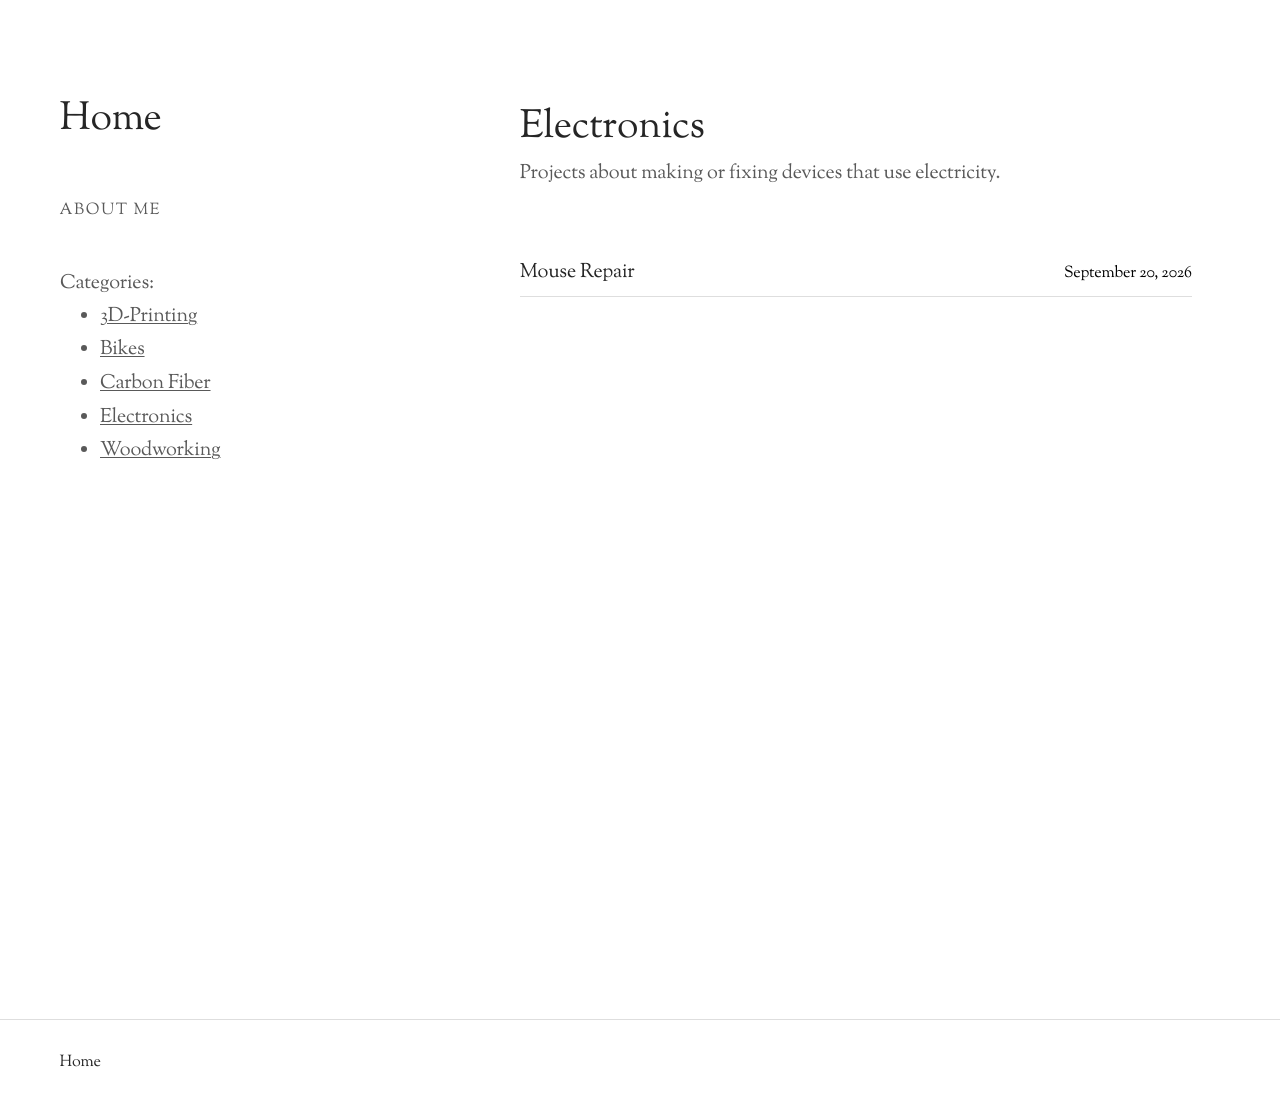
<file: category/electronics/index.html>
<!DOCTYPE html>
<html lang="en-US">
<head><meta charset="UTF-8">
	
	<meta name="viewport" content="width=device-width, initial-scale=1">
<meta name="robots" content="max-image-preview:large">
<title>Electronics – Home</title>
<link rel="alternate" type="application/rss+xml" title="Home » Feed" href="/feed/">
<link rel="alternate" type="application/rss+xml" title="Home » Electronics Category Feed" href="/category/electronics/feed/">
<style id="wp-img-auto-sizes-contain-inline-css">
img:is([sizes=auto i],[sizes^="auto," i]){contain-intrinsic-size:3000px 1500px}
/*# sourceURL=wp-img-auto-sizes-contain-inline-css */
</style>
<style id="wp-block-spacer-inline-css">
.wp-block-spacer{clear:both}
/*# sourceURL=/wp-includes/blocks/spacer/style.min.css */
</style>
<style id="wp-block-site-title-inline-css">
.wp-block-site-title{box-sizing:border-box}.wp-block-site-title :where(a){color:inherit;font-family:inherit;font-size:inherit;font-style:inherit;font-weight:inherit;letter-spacing:inherit;line-height:inherit;text-decoration:inherit}
/*# sourceURL=/wp-includes/blocks/site-title/style.min.css */
</style>
<style id="wp-block-group-inline-css">
.wp-block-group{box-sizing:border-box}:where(.wp-block-group.wp-block-group-is-layout-constrained){position:relative}
/*# sourceURL=/wp-includes/blocks/group/style.min.css */
</style>
<style id="wp-block-page-list-inline-css">
.wp-block-navigation .wp-block-page-list{align-items:var(--navigation-layout-align,initial);background-color:inherit;display:flex;flex-direction:var(--navigation-layout-direction,initial);flex-wrap:var(--navigation-layout-wrap,wrap);justify-content:var(--navigation-layout-justify,initial)}.wp-block-navigation .wp-block-navigation-item{background-color:inherit}.wp-block-page-list{box-sizing:border-box}
/*# sourceURL=/wp-includes/blocks/page-list/style.min.css */
</style>
<style id="wp-block-navigation-inline-css">
.wp-block-navigation{position:relative}.wp-block-navigation ul{margin-bottom:0;margin-left:0;margin-top:0;padding-left:0}.wp-block-navigation ul,.wp-block-navigation ul li{list-style:none}.wp-block-navigation .wp-block-navigation-item{align-items:center;background-color:inherit;display:flex;position:relative}.wp-block-navigation .wp-block-navigation-item .wp-block-navigation__submenu-container:empty{display:none}.wp-block-navigation .wp-block-navigation-item__content{display:block;z-index:1}.wp-block-navigation .wp-block-navigation-item__content.wp-block-navigation-item__content{color:inherit}.wp-block-navigation.has-text-decoration-underline .wp-block-navigation-item__content,.wp-block-navigation.has-text-decoration-underline .wp-block-navigation-item__content:active,.wp-block-navigation.has-text-decoration-underline .wp-block-navigation-item__content:focus{text-decoration:underline}.wp-block-navigation.has-text-decoration-line-through .wp-block-navigation-item__content,.wp-block-navigation.has-text-decoration-line-through .wp-block-navigation-item__content:active,.wp-block-navigation.has-text-decoration-line-through .wp-block-navigation-item__content:focus{text-decoration:line-through}.wp-block-navigation :where(a),.wp-block-navigation :where(a:active),.wp-block-navigation :where(a:focus){text-decoration:none}.wp-block-navigation .wp-block-navigation__submenu-icon{align-self:center;background-color:inherit;border:none;color:currentColor;display:inline-block;font-size:inherit;height:.6em;line-height:0;margin-left:.25em;padding:0;width:.6em}.wp-block-navigation .wp-block-navigation__submenu-icon svg{stroke:currentColor;display:inline-block;height:inherit;margin-top:.075em;width:inherit}.wp-block-navigation{--navigation-layout-justification-setting:flex-start;--navigation-layout-direction:row;--navigation-layout-wrap:wrap;--navigation-layout-justify:flex-start;--navigation-layout-align:center}.wp-block-navigation.is-vertical{--navigation-layout-direction:column;--navigation-layout-justify:initial;--navigation-layout-align:flex-start}.wp-block-navigation.no-wrap{--navigation-layout-wrap:nowrap}.wp-block-navigation.items-justified-center{--navigation-layout-justification-setting:center;--navigation-layout-justify:center}.wp-block-navigation.items-justified-center.is-vertical{--navigation-layout-align:center}.wp-block-navigation.items-justified-right{--navigation-layout-justification-setting:flex-end;--navigation-layout-justify:flex-end}.wp-block-navigation.items-justified-right.is-vertical{--navigation-layout-align:flex-end}.wp-block-navigation.items-justified-space-between{--navigation-layout-justification-setting:space-between;--navigation-layout-justify:space-between}:where(.wp-block-navigation) ul li{padding:0}.wp-block-navigation .has-child .wp-block-navigation__submenu-container{align-items:normal;background-color:inherit;color:inherit;display:flex;flex-direction:column;opacity:0;position:absolute;z-index:2}@media not (prefers-reduced-motion){.wp-block-navigation .has-child .wp-block-navigation__submenu-container{transition:opacity .1s linear}}.wp-block-navigation .has-child .wp-block-navigation__submenu-container{height:0;overflow:hidden;visibility:hidden;width:0}.wp-block-navigation .has-child .wp-block-navigation__submenu-container>.wp-block-navigation-item>.wp-block-navigation-item__content{display:flex;flex-grow:1;padding:.5em 1em}.wp-block-navigation .has-child .wp-block-navigation__submenu-container>.wp-block-navigation-item>.wp-block-navigation-item__content .wp-block-navigation__submenu-icon{margin-left:auto;margin-right:0}.wp-block-navigation .has-child .wp-block-navigation__submenu-container .wp-block-navigation-item__content{margin:0}.wp-block-navigation .has-child .wp-block-navigation__submenu-container{left:-1px;top:100%}@media (min-width:782px){.wp-block-navigation .has-child .wp-block-navigation__submenu-container .wp-block-navigation__submenu-container{left:100%;top:-1px}.wp-block-navigation .has-child .wp-block-navigation__submenu-container .wp-block-navigation__submenu-container:before{background:transparent;content:"";display:block;height:100%;position:absolute;right:100%;width:.5em}.wp-block-navigation .has-child .wp-block-navigation__submenu-container .wp-block-navigation__submenu-icon{margin-right:.25em}.wp-block-navigation .has-child .wp-block-navigation__submenu-container .wp-block-navigation__submenu-icon svg{transform:rotate(-90deg)}}@media (hover:hover){.wp-block-navigation .has-child:not(.open-on-click):hover>.wp-block-navigation__submenu-container{height:auto;min-width:200px;opacity:1;overflow:visible;visibility:visible;width:auto}}.wp-block-navigation .has-child .wp-block-navigation-submenu__toggle[aria-expanded=true]~.wp-block-navigation__submenu-container,.wp-block-navigation .has-child:not(.open-on-click):not(.open-on-hover-click):focus-within>.wp-block-navigation__submenu-container{height:auto;min-width:200px;opacity:1;overflow:visible;visibility:visible;width:auto}.wp-block-navigation .has-child.open-always{align-items:var(--navigation-layout-align,initial);flex-direction:var(--navigation-layout-direction,initial);flex-wrap:var(--navigation-layout-wrap,wrap);gap:var(--wp--style--block-gap,2em)}.wp-block-navigation .has-child.open-always,.wp-block-navigation .has-child.open-always .wp-block-navigation-item{justify-content:var(--navigation-layout-justify,initial)}.wp-block-navigation .has-child.open-always .wp-block-navigation__submenu-container,.wp-block-navigation .has-child.open-always.wp-block-navigation-submenu{gap:var(--wp--style--block-gap,2em)}.wp-block-navigation .has-child.open-always .wp-block-navigation-item,.wp-block-navigation .has-child.open-always .wp-block-navigation__submenu-container,.wp-block-navigation .has-child.open-always.wp-block-navigation-submenu{padding-bottom:0;padding-top:0}.wp-block-navigation .has-child.open-always .wp-block-navigation__submenu-container{padding-left:var(--wp--style--block-gap,2em);padding-right:var(--wp--style--block-gap,2em)}.wp-block-navigation .has-child.open-always .wp-block-navigation__submenu-container .wp-block-navigation-item__content{padding:0}.wp-block-navigation .has-child.open-always .wp-block-navigation__submenu-container>.wp-block-navigation-item>.wp-block-navigation-item__content,.wp-block-navigation .has-child.open-always>.wp-block-navigation-item__content{flex-grow:0}.wp-block-navigation .has-child.open-always>.wp-block-navigation__submenu-container{background-color:transparent;border:none;color:inherit;flex-basis:100%;height:auto;opacity:1;overflow:visible;position:static;visibility:visible;width:auto}.wp-block-navigation.has-background .has-child .wp-block-navigation__submenu-container{left:0;top:100%}@media (min-width:782px){.wp-block-navigation.has-background .has-child .wp-block-navigation__submenu-container .wp-block-navigation__submenu-container{left:100%;top:0}}.wp-block-navigation-submenu{display:flex;position:relative}.wp-block-navigation-submenu .wp-block-navigation__submenu-icon svg{stroke:currentColor}button.wp-block-navigation-item__content{background-color:transparent;border:none;color:currentColor;font-family:inherit;font-size:inherit;font-style:inherit;font-weight:inherit;letter-spacing:inherit;line-height:inherit;text-align:left;text-transform:inherit}.wp-block-navigation-submenu__toggle{cursor:pointer}.wp-block-navigation-submenu__toggle[aria-expanded=true]+.wp-block-navigation__submenu-icon>svg,.wp-block-navigation-submenu__toggle[aria-expanded=true]>svg{transform:rotate(180deg)}.wp-block-navigation-item.open-on-click .wp-block-navigation-submenu__toggle{padding-left:0;padding-right:.85em}.wp-block-navigation-item.open-on-click .wp-block-navigation-submenu__toggle+.wp-block-navigation__submenu-icon{margin-left:-.6em;pointer-events:none}.wp-block-navigation-item.open-on-click button.wp-block-navigation-item__content:not(.wp-block-navigation-submenu__toggle){padding:0}.wp-block-navigation .wp-block-page-list,.wp-block-navigation__container,.wp-block-navigation__responsive-close,.wp-block-navigation__responsive-container,.wp-block-navigation__responsive-container-content,.wp-block-navigation__responsive-dialog{gap:inherit}:where(.wp-block-navigation.has-background .wp-block-navigation-item a:not(.wp-element-button)),:where(.wp-block-navigation.has-background .wp-block-navigation-submenu a:not(.wp-element-button)){padding:.5em 1em}:where(.wp-block-navigation .wp-block-navigation__submenu-container .wp-block-navigation-item a:not(.wp-element-button)),:where(.wp-block-navigation .wp-block-navigation__submenu-container .wp-block-navigation-submenu a:not(.wp-element-button)),:where(.wp-block-navigation .wp-block-navigation__submenu-container .wp-block-navigation-submenu button.wp-block-navigation-item__content),:where(.wp-block-navigation .wp-block-navigation__submenu-container .wp-block-pages-list__item button.wp-block-navigation-item__content){padding:.5em 1em}.wp-block-navigation.items-justified-right .wp-block-navigation__container .has-child .wp-block-navigation__submenu-container,.wp-block-navigation.items-justified-right .wp-block-page-list>.has-child .wp-block-navigation__submenu-container,.wp-block-navigation.items-justified-space-between .wp-block-page-list>.has-child:last-child .wp-block-navigation__submenu-container,.wp-block-navigation.items-justified-space-between>.wp-block-navigation__container>.has-child:last-child .wp-block-navigation__submenu-container{left:auto;right:0}.wp-block-navigation.items-justified-right .wp-block-navigation__container .has-child .wp-block-navigation__submenu-container .wp-block-navigation__submenu-container,.wp-block-navigation.items-justified-right .wp-block-page-list>.has-child .wp-block-navigation__submenu-container .wp-block-navigation__submenu-container,.wp-block-navigation.items-justified-space-between .wp-block-page-list>.has-child:last-child .wp-block-navigation__submenu-container .wp-block-navigation__submenu-container,.wp-block-navigation.items-justified-space-between>.wp-block-navigation__container>.has-child:last-child .wp-block-navigation__submenu-container .wp-block-navigation__submenu-container{left:-1px;right:-1px}@media (min-width:782px){.wp-block-navigation.items-justified-right .wp-block-navigation__container .has-child .wp-block-navigation__submenu-container .wp-block-navigation__submenu-container,.wp-block-navigation.items-justified-right .wp-block-page-list>.has-child .wp-block-navigation__submenu-container .wp-block-navigation__submenu-container,.wp-block-navigation.items-justified-space-between .wp-block-page-list>.has-child:last-child .wp-block-navigation__submenu-container .wp-block-navigation__submenu-container,.wp-block-navigation.items-justified-space-between>.wp-block-navigation__container>.has-child:last-child .wp-block-navigation__submenu-container .wp-block-navigation__submenu-container{left:auto;right:100%}}.wp-block-navigation:not(.has-background) .wp-block-navigation__submenu-container{background-color:#fff;border:1px solid rgba(0,0,0,.15)}.wp-block-navigation.has-background .wp-block-navigation__submenu-container{background-color:inherit}.wp-block-navigation:not(.has-text-color) .wp-block-navigation__submenu-container{color:#000}.wp-block-navigation__container{align-items:var(--navigation-layout-align,initial);display:flex;flex-direction:var(--navigation-layout-direction,initial);flex-wrap:var(--navigation-layout-wrap,wrap);justify-content:var(--navigation-layout-justify,initial);list-style:none;margin:0;padding-left:0}.wp-block-navigation__container .is-responsive{display:none}.wp-block-navigation__container:only-child,.wp-block-page-list:only-child{flex-grow:1}@keyframes overlay-menu__fade-in-animation{0%{opacity:0;transform:translateY(.5em)}to{opacity:1;transform:translateY(0)}}.wp-block-navigation__responsive-container{bottom:0;display:none;left:0;position:fixed;right:0;top:0}.wp-block-navigation__responsive-container :where(.wp-block-navigation-item a){color:inherit}.wp-block-navigation__responsive-container .wp-block-navigation__responsive-container-content{align-items:var(--navigation-layout-align,initial);display:flex;flex-direction:var(--navigation-layout-direction,initial);flex-wrap:var(--navigation-layout-wrap,wrap);justify-content:var(--navigation-layout-justify,initial)}.wp-block-navigation__responsive-container:not(.is-menu-open.is-menu-open){background-color:inherit!important;color:inherit!important}.wp-block-navigation__responsive-container.is-menu-open{background-color:inherit;display:flex;flex-direction:column}@media not (prefers-reduced-motion){.wp-block-navigation__responsive-container.is-menu-open{animation:overlay-menu__fade-in-animation .1s ease-out;animation-fill-mode:forwards}}.wp-block-navigation__responsive-container.is-menu-open:not(.disable-default-overlay){padding:clamp(1rem,var(--wp--style--root--padding-top),20rem) clamp(1rem,var(--wp--style--root--padding-right),20rem) clamp(1rem,var(--wp--style--root--padding-bottom),20rem) clamp(1rem,var(--wp--style--root--padding-left),20rem)}.wp-block-navigation__responsive-container.is-menu-open{overflow:auto;z-index:100000}.wp-block-navigation__responsive-container.is-menu-open:not(.disable-default-overlay) .wp-block-navigation__responsive-container-content{padding-top:calc(2rem + 24px)}.wp-block-navigation__responsive-container.is-menu-open:where(:not(.disable-default-overlay)) .wp-block-navigation__responsive-container-content{align-items:var(--navigation-layout-justification-setting,inherit);display:flex;flex-direction:column;flex-wrap:nowrap;overflow:visible}.wp-block-navigation__responsive-container.is-menu-open:where(:not(.disable-default-overlay)) .wp-block-navigation__responsive-container-content,.wp-block-navigation__responsive-container.is-menu-open:where(:not(.disable-default-overlay)) .wp-block-navigation__responsive-container-content .wp-block-navigation__container,.wp-block-navigation__responsive-container.is-menu-open:where(:not(.disable-default-overlay)) .wp-block-navigation__responsive-container-content .wp-block-page-list{justify-content:flex-start}.wp-block-navigation__responsive-container.is-menu-open:where(:not(.disable-default-overlay)) .wp-block-navigation__responsive-container-content .wp-block-navigation__submenu-icon{display:none}.wp-block-navigation__responsive-container.is-menu-open:where(:not(.disable-default-overlay)) .wp-block-navigation__responsive-container-content .has-child .wp-block-navigation__submenu-container{border:none;height:auto;min-width:200px;opacity:1;overflow:initial;padding-left:2rem;padding-right:2rem;position:static;visibility:visible;width:auto}.wp-block-navigation__responsive-container.is-menu-open:where(:not(.disable-default-overlay)) .wp-block-navigation__responsive-container-content .wp-block-navigation__container,.wp-block-navigation__responsive-container.is-menu-open:where(:not(.disable-default-overlay)) .wp-block-navigation__responsive-container-content .wp-block-navigation__submenu-container{gap:inherit}.wp-block-navigation__responsive-container.is-menu-open:where(:not(.disable-default-overlay)) .wp-block-navigation__responsive-container-content .wp-block-navigation__submenu-container{padding-top:var(--wp--style--block-gap,2em)}.wp-block-navigation__responsive-container.is-menu-open:where(:not(.disable-default-overlay)) .wp-block-navigation__responsive-container-content .wp-block-navigation-item__content{padding:0}.wp-block-navigation__responsive-container.is-menu-open:where(:not(.disable-default-overlay)) .wp-block-navigation__responsive-container-content .wp-block-navigation-item,.wp-block-navigation__responsive-container.is-menu-open:where(:not(.disable-default-overlay)) .wp-block-navigation__responsive-container-content .wp-block-navigation__container,.wp-block-navigation__responsive-container.is-menu-open:where(:not(.disable-default-overlay)) .wp-block-navigation__responsive-container-content .wp-block-page-list{align-items:var(--navigation-layout-justification-setting,initial);display:flex;flex-direction:column}.wp-block-navigation__responsive-container.is-menu-open:where(:not(.disable-default-overlay)) .wp-block-navigation-item,.wp-block-navigation__responsive-container.is-menu-open:where(:not(.disable-default-overlay)) .wp-block-navigation-item .wp-block-navigation__submenu-container,.wp-block-navigation__responsive-container.is-menu-open:where(:not(.disable-default-overlay)) .wp-block-navigation__container,.wp-block-navigation__responsive-container.is-menu-open:where(:not(.disable-default-overlay)) .wp-block-page-list{background:transparent!important;color:inherit!important}.wp-block-navigation__responsive-container.is-menu-open:where(:not(.disable-default-overlay)) .wp-block-navigation__submenu-container.wp-block-navigation__submenu-container.wp-block-navigation__submenu-container.wp-block-navigation__submenu-container{left:auto;right:auto}.wp-block-navigation__responsive-container.disable-default-overlay .wp-block-navigation__overlay-container{display:none;width:100%}.wp-block-navigation__responsive-container.disable-default-overlay .wp-block-navigation__responsive-close{max-width:none}.wp-block-navigation__responsive-container.disable-default-overlay.is-menu-open .wp-block-navigation__responsive-container-content>:not(.wp-block-navigation__overlay-container){display:none}.wp-block-navigation__responsive-container.disable-default-overlay.is-menu-open .wp-block-navigation__responsive-container-content .wp-block-navigation__overlay-container{display:block}.wp-block-navigation__responsive-container.disable-default-overlay.is-menu-open .wp-block-navigation__responsive-container-content .wp-block-navigation__overlay-container .wp-block-navigation__submenu-container{left:0;right:auto}@media (min-width:600px){.wp-block-navigation__responsive-container:not(.hidden-by-default):not(.is-menu-open){background-color:inherit;display:block;position:relative;width:100%;z-index:auto}.wp-block-navigation__responsive-container:not(.hidden-by-default):not(.is-menu-open) .wp-block-navigation__responsive-container-close{display:none}.wp-block-navigation__responsive-container.is-menu-open .wp-block-navigation__submenu-container.wp-block-navigation__submenu-container.wp-block-navigation__submenu-container.wp-block-navigation__submenu-container{left:0}}.wp-block-navigation:not(.has-background) .wp-block-navigation__responsive-container.is-menu-open:not(.disable-default-overlay){background-color:#fff}.wp-block-navigation:not(.has-text-color) .wp-block-navigation__responsive-container.is-menu-open:not(.disable-default-overlay){color:#000}.wp-block-navigation__toggle_button_label{font-size:1rem;font-weight:700}.wp-block-navigation__responsive-container-close,.wp-block-navigation__responsive-container-open{background:transparent;border:none;color:currentColor;cursor:pointer;margin:0;padding:0;text-transform:inherit;vertical-align:middle}.wp-block-navigation__responsive-container-close svg,.wp-block-navigation__responsive-container-open svg{fill:currentColor;display:block;height:24px;pointer-events:none;width:24px}.wp-block-navigation__responsive-container-open{display:flex}.wp-block-navigation__responsive-container-open.wp-block-navigation__responsive-container-open.wp-block-navigation__responsive-container-open{font-family:inherit;font-size:inherit;font-weight:inherit}@media (min-width:600px){.wp-block-navigation__responsive-container-open:not(.always-shown){display:none}}.wp-block-navigation__responsive-container-close{position:absolute;right:0;top:0;z-index:2}.wp-block-navigation__responsive-container-close.wp-block-navigation__responsive-container-close.wp-block-navigation__responsive-container-close{font-family:inherit;font-size:inherit;font-weight:inherit}.disable-default-overlay .wp-block-navigation__responsive-container-close{right:clamp(1rem,var(--wp--style--root--padding-left),20rem);top:clamp(1rem,var(--wp--style--root--padding-left),20rem)}.wp-block-navigation__responsive-close{width:100%}.has-modal-open .wp-block-navigation__responsive-close{margin-left:auto;margin-right:auto;max-width:var(--wp--style--global--wide-size,100%)}.wp-block-navigation__responsive-close:focus{outline:none}.is-menu-open .wp-block-navigation__responsive-close,.is-menu-open .wp-block-navigation__responsive-container-content,.is-menu-open .wp-block-navigation__responsive-dialog{box-sizing:border-box}.wp-block-navigation__responsive-dialog{position:relative}.has-modal-open .admin-bar .is-menu-open:where(:not(.disable-default-overlay)) .wp-block-navigation__responsive-dialog{margin-top:46px}@media (min-width:782px){.has-modal-open .admin-bar .is-menu-open:where(:not(.disable-default-overlay)) .wp-block-navigation__responsive-dialog{margin-top:32px}}html.has-modal-open{overflow:hidden}
/*# sourceURL=/wp-includes/blocks/navigation/style.min.css */
</style>
<style id="wp-block-paragraph-inline-css">
.is-small-text{font-size:.875em}.is-regular-text{font-size:1em}.is-large-text{font-size:2.25em}.is-larger-text{font-size:3em}.has-drop-cap:not(:focus):first-letter{float:left;font-size:8.4em;font-style:normal;font-weight:100;line-height:.68;margin:.05em .1em 0 0;text-transform:uppercase}body.rtl .has-drop-cap:not(:focus):first-letter{float:none;margin-left:.1em}p.has-drop-cap.has-background{overflow:hidden}:root :where(p.has-background){padding:1.25em 2.375em}:where(p.has-text-color:not(.has-link-color)) a{color:inherit}p.has-text-align-left[style*="writing-mode:vertical-lr"],p.has-text-align-right[style*="writing-mode:vertical-rl"]{rotate:180deg}
/*# sourceURL=/wp-includes/blocks/paragraph/style.min.css */
</style>
<style id="wp-block-categories-inline-css">
.wp-block-categories{box-sizing:border-box}.wp-block-categories.alignleft{margin-right:2em}.wp-block-categories.alignright{margin-left:2em}.wp-block-categories.wp-block-categories-dropdown.aligncenter{text-align:center}.wp-block-categories .wp-block-categories__label:not(.screen-reader-text){display:block;width:100%}
/*# sourceURL=/wp-includes/blocks/categories/style.min.css */
</style>
<style id="wp-block-columns-inline-css">
.wp-block-columns{box-sizing:border-box;display:flex;flex-wrap:wrap!important}@media (min-width:782px){.wp-block-columns{flex-wrap:nowrap!important}}.wp-block-columns{align-items:normal!important}.wp-block-columns.are-vertically-aligned-top{align-items:flex-start}.wp-block-columns.are-vertically-aligned-center{align-items:center}.wp-block-columns.are-vertically-aligned-bottom{align-items:flex-end}@media (max-width:781px){.wp-block-columns:not(.is-not-stacked-on-mobile)>.wp-block-column{flex-basis:100%!important}}@media (min-width:782px){.wp-block-columns:not(.is-not-stacked-on-mobile)>.wp-block-column{flex-basis:0;flex-grow:1}.wp-block-columns:not(.is-not-stacked-on-mobile)>.wp-block-column[style*=flex-basis]{flex-grow:0}}.wp-block-columns.is-not-stacked-on-mobile{flex-wrap:nowrap!important}.wp-block-columns.is-not-stacked-on-mobile>.wp-block-column{flex-basis:0;flex-grow:1}.wp-block-columns.is-not-stacked-on-mobile>.wp-block-column[style*=flex-basis]{flex-grow:0}:where(.wp-block-columns){margin-bottom:1.75em}:where(.wp-block-columns.has-background){padding:1.25em 2.375em}.wp-block-column{flex-grow:1;min-width:0;overflow-wrap:break-word;word-break:break-word}.wp-block-column.is-vertically-aligned-top{align-self:flex-start}.wp-block-column.is-vertically-aligned-center{align-self:center}.wp-block-column.is-vertically-aligned-bottom{align-self:flex-end}.wp-block-column.is-vertically-aligned-stretch{align-self:stretch}.wp-block-column.is-vertically-aligned-bottom,.wp-block-column.is-vertically-aligned-center,.wp-block-column.is-vertically-aligned-top{width:100%}
/*# sourceURL=/wp-includes/blocks/columns/style.min.css */
</style>
<style id="wp-block-query-title-inline-css">
.wp-block-query-title{box-sizing:border-box}
/*# sourceURL=/wp-includes/blocks/query-title/style.min.css */
</style>
<style id="wp-block-term-description-inline-css">
:where(.wp-block-term-description){box-sizing:border-box;margin-bottom:var(--wp--style--block-gap);margin-top:var(--wp--style--block-gap)}.wp-block-term-description p{margin-bottom:0;margin-top:0}
/*# sourceURL=/wp-includes/blocks/term-description/style.min.css */
</style>
<style id="wp-block-post-title-inline-css">
.wp-block-post-title{box-sizing:border-box;word-break:break-word}.wp-block-post-title :where(a){display:inline-block;font-family:inherit;font-size:inherit;font-style:inherit;font-weight:inherit;letter-spacing:inherit;line-height:inherit;text-decoration:inherit}
/*# sourceURL=/wp-includes/blocks/post-title/style.min.css */
</style>
<style id="wp-block-post-date-inline-css">
.wp-block-post-date{box-sizing:border-box}
/*# sourceURL=/wp-includes/blocks/post-date/style.min.css */
</style>
<style id="wp-block-post-template-inline-css">
.wp-block-post-template{box-sizing:border-box;list-style:none;margin-bottom:0;margin-top:0;max-width:100%;padding:0}.wp-block-post-template.is-flex-container{display:flex;flex-direction:row;flex-wrap:wrap;gap:1.25em}.wp-block-post-template.is-flex-container>li{margin:0;width:100%}@media (min-width:600px){.wp-block-post-template.is-flex-container.is-flex-container.columns-2>li{width:calc(50% - .625em)}.wp-block-post-template.is-flex-container.is-flex-container.columns-3>li{width:calc(33.33333% - .83333em)}.wp-block-post-template.is-flex-container.is-flex-container.columns-4>li{width:calc(25% - .9375em)}.wp-block-post-template.is-flex-container.is-flex-container.columns-5>li{width:calc(20% - 1em)}.wp-block-post-template.is-flex-container.is-flex-container.columns-6>li{width:calc(16.66667% - 1.04167em)}}@media (max-width:600px){.wp-block-post-template-is-layout-grid[class*=columns-]:not(.has-native-responsive-grid){grid-template-columns:1fr}}.wp-block-post-template-is-layout-constrained>li>.alignright,.wp-block-post-template-is-layout-flow>li>.alignright{float:right;margin-inline-end:0;margin-inline-start:2em}.wp-block-post-template-is-layout-constrained>li>.alignleft,.wp-block-post-template-is-layout-flow>li>.alignleft{float:left;margin-inline-end:2em;margin-inline-start:0}.wp-block-post-template-is-layout-constrained>li>.aligncenter,.wp-block-post-template-is-layout-flow>li>.aligncenter{margin-inline-end:auto;margin-inline-start:auto}
/*# sourceURL=/wp-includes/blocks/post-template/style.min.css */
</style>
<style id="wp-emoji-styles-inline-css">

	img.wp-smiley, img.emoji {
		display: inline !important;
		border: none !important;
		box-shadow: none !important;
		height: 1em !important;
		width: 1em !important;
		margin: 0 0.07em !important;
		vertical-align: -0.1em !important;
		background: none !important;
		padding: 0 !important;
	}
/*# sourceURL=wp-emoji-styles-inline-css */
</style>
<style id="wp-block-library-inline-css">
:root{--wp-block-synced-color:#7a00df;--wp-block-synced-color--rgb:122,0,223;--wp-bound-block-color:var(--wp-block-synced-color);--wp-editor-canvas-background:#ddd;--wp-admin-theme-color:#007cba;--wp-admin-theme-color--rgb:0,124,186;--wp-admin-theme-color-darker-10:#006ba1;--wp-admin-theme-color-darker-10--rgb:0,107,160.5;--wp-admin-theme-color-darker-20:#005a87;--wp-admin-theme-color-darker-20--rgb:0,90,135;--wp-admin-border-width-focus:2px}@media (min-resolution:192dpi){:root{--wp-admin-border-width-focus:1.5px}}.wp-element-button{cursor:pointer}:root .has-very-light-gray-background-color{background-color:#eee}:root .has-very-dark-gray-background-color{background-color:#313131}:root .has-very-light-gray-color{color:#eee}:root .has-very-dark-gray-color{color:#313131}:root .has-vivid-green-cyan-to-vivid-cyan-blue-gradient-background{background:linear-gradient(135deg,#00d084,#0693e3)}:root .has-purple-crush-gradient-background{background:linear-gradient(135deg,#34e2e4,#4721fb 50%,#ab1dfe)}:root .has-hazy-dawn-gradient-background{background:linear-gradient(135deg,#faaca8,#dad0ec)}:root .has-subdued-olive-gradient-background{background:linear-gradient(135deg,#fafae1,#67a671)}:root .has-atomic-cream-gradient-background{background:linear-gradient(135deg,#fdd79a,#004a59)}:root .has-nightshade-gradient-background{background:linear-gradient(135deg,#330968,#31cdcf)}:root .has-midnight-gradient-background{background:linear-gradient(135deg,#020381,#2874fc)}:root{--wp--preset--font-size--normal:16px;--wp--preset--font-size--huge:42px}.has-regular-font-size{font-size:1em}.has-larger-font-size{font-size:2.625em}.has-normal-font-size{font-size:var(--wp--preset--font-size--normal)}.has-huge-font-size{font-size:var(--wp--preset--font-size--huge)}:root .has-text-align-center{text-align:center}:root .has-text-align-left{text-align:left}:root .has-text-align-right{text-align:right}.has-fit-text{white-space:nowrap!important}#end-resizable-editor-section{display:none}.aligncenter{clear:both}.items-justified-left{justify-content:flex-start}.items-justified-center{justify-content:center}.items-justified-right{justify-content:flex-end}.items-justified-space-between{justify-content:space-between}.screen-reader-text{word-wrap:normal!important;border:0;clip-path:inset(50%);height:1px;margin:-1px;overflow:hidden;padding:0;position:absolute;width:1px;word-break:normal!important}.screen-reader-text:focus{background-color:#ddd;clip-path:none;color:#444;display:block;font-size:1em;height:auto;left:5px;line-height:normal;padding:15px 23px 14px;text-decoration:none;top:5px;width:auto;z-index:100000}html :where(.has-border-color){border-style:solid}html :where([style^=border-color],[style*=";border-color"],[style*="; border-color"]){border-style:solid}html :where([style^=border-top-color],[style*=";border-top-color"],[style*="; border-top-color"]){border-top-style:solid}html :where([style^=border-right-color],[style*=";border-right-color"],[style*="; border-right-color"]){border-right-style:solid}html :where([style^=border-bottom-color],[style*=";border-bottom-color"],[style*="; border-bottom-color"]){border-bottom-style:solid}html :where([style^=border-left-color],[style*=";border-left-color"],[style*="; border-left-color"]){border-left-style:solid}html :where([style^=border-width],[style*=";border-width"],[style*="; border-width"]){border-style:solid}html :where([style^=border-top-width],[style*=";border-top-width"],[style*="; border-top-width"]){border-top-style:solid}html :where([style^=border-right-width],[style*=";border-right-width"],[style*="; border-right-width"]){border-right-style:solid}html :where([style^=border-bottom-width],[style*=";border-bottom-width"],[style*="; border-bottom-width"]){border-bottom-style:solid}html :where([style^=border-left-width],[style*=";border-left-width"],[style*="; border-left-width"]){border-left-style:solid}html :where(img[class*=wp-image-]){height:auto;max-width:100%}:where(figure){margin:0 0 1em}html :where(.is-position-sticky){--wp-admin--admin-bar--position-offset:var(--wp-admin--admin-bar--height,0px)}@media screen and (max-width:600px){html :where(.is-position-sticky){--wp-admin--admin-bar--position-offset:0px}}
/*# sourceURL=/wp-includes/css/dist/block-library/common.min.css */
</style>
<style id="global-styles-inline-css">
:root{--wp--preset--aspect-ratio--square: 1;--wp--preset--aspect-ratio--4-3: 4/3;--wp--preset--aspect-ratio--3-4: 3/4;--wp--preset--aspect-ratio--3-2: 3/2;--wp--preset--aspect-ratio--2-3: 2/3;--wp--preset--aspect-ratio--16-9: 16/9;--wp--preset--aspect-ratio--9-16: 9/16;--wp--preset--color--black: #000000;--wp--preset--color--cyan-bluish-gray: #abb8c3;--wp--preset--color--white: #ffffff;--wp--preset--color--pale-pink: #f78da7;--wp--preset--color--vivid-red: #cf2e2e;--wp--preset--color--luminous-vivid-orange: #ff6900;--wp--preset--color--luminous-vivid-amber: #fcb900;--wp--preset--color--light-green-cyan: #7bdcb5;--wp--preset--color--vivid-green-cyan: #00d084;--wp--preset--color--pale-cyan-blue: #8ed1fc;--wp--preset--color--vivid-cyan-blue: #0693e3;--wp--preset--color--vivid-purple: #9b51e0;--wp--preset--color--theme-1: #FFFFFF;--wp--preset--color--theme-2: #252525;--wp--preset--color--theme-3: #000000;--wp--preset--color--theme-4: #595959;--wp--preset--color--theme-5: #00000021;--wp--preset--gradient--vivid-cyan-blue-to-vivid-purple: linear-gradient(135deg,rgb(6,147,227) 0%,rgb(155,81,224) 100%);--wp--preset--gradient--light-green-cyan-to-vivid-green-cyan: linear-gradient(135deg,rgb(122,220,180) 0%,rgb(0,208,130) 100%);--wp--preset--gradient--luminous-vivid-amber-to-luminous-vivid-orange: linear-gradient(135deg,rgb(252,185,0) 0%,rgb(255,105,0) 100%);--wp--preset--gradient--luminous-vivid-orange-to-vivid-red: linear-gradient(135deg,rgb(255,105,0) 0%,rgb(207,46,46) 100%);--wp--preset--gradient--very-light-gray-to-cyan-bluish-gray: linear-gradient(135deg,rgb(238,238,238) 0%,rgb(169,184,195) 100%);--wp--preset--gradient--cool-to-warm-spectrum: linear-gradient(135deg,rgb(74,234,220) 0%,rgb(151,120,209) 20%,rgb(207,42,186) 40%,rgb(238,44,130) 60%,rgb(251,105,98) 80%,rgb(254,248,76) 100%);--wp--preset--gradient--blush-light-purple: linear-gradient(135deg,rgb(255,206,236) 0%,rgb(152,150,240) 100%);--wp--preset--gradient--blush-bordeaux: linear-gradient(135deg,rgb(254,205,165) 0%,rgb(254,45,45) 50%,rgb(107,0,62) 100%);--wp--preset--gradient--luminous-dusk: linear-gradient(135deg,rgb(255,203,112) 0%,rgb(199,81,192) 50%,rgb(65,88,208) 100%);--wp--preset--gradient--pale-ocean: linear-gradient(135deg,rgb(255,245,203) 0%,rgb(182,227,212) 50%,rgb(51,167,181) 100%);--wp--preset--gradient--electric-grass: linear-gradient(135deg,rgb(202,248,128) 0%,rgb(113,206,126) 100%);--wp--preset--gradient--midnight: linear-gradient(135deg,rgb(2,3,129) 0%,rgb(40,116,252) 100%);--wp--preset--font-size--small: 1rem;--wp--preset--font-size--medium: clamp(1.125rem, 1.125rem + ((1vw - 0.2rem) * 0.189), 1.25rem);--wp--preset--font-size--large: clamp(1.4375rem, 1.438rem + ((1vw - 0.2rem) * 0.283), 1.625rem);--wp--preset--font-size--x-large: clamp(1.625rem, 1.625rem + ((1vw - 0.2rem) * 0.568), 2rem);--wp--preset--font-size--2-x-large: clamp(2rem, 2rem + ((1vw - 0.2rem) * 0.758), 2.5rem);--wp--preset--font-family--sorts-mill-goudy: "Sorts Mill Goudy", serif;--wp--preset--font-family--quattrocento-sans: "Quattrocento Sans", sans-serif;--wp--preset--spacing--20: 8px;--wp--preset--spacing--30: 16px;--wp--preset--spacing--40: clamp(24px, 2.33vw, 32px);--wp--preset--spacing--50: clamp(32px, 3.49vw, 48px);--wp--preset--spacing--60: clamp(48px, 4.65vw, 64px);--wp--preset--spacing--70: clamp(64px, 6.98vw, 96px);--wp--preset--spacing--80: clamp(96px, 9.31vw, 128px);--wp--preset--shadow--natural: 6px 6px 9px rgba(0, 0, 0, 0.2);--wp--preset--shadow--deep: 12px 12px 50px rgba(0, 0, 0, 0.4);--wp--preset--shadow--sharp: 6px 6px 0px rgba(0, 0, 0, 0.2);--wp--preset--shadow--outlined: 6px 6px 0px -3px rgb(255, 255, 255), 6px 6px rgb(0, 0, 0);--wp--preset--shadow--crisp: 6px 6px 0px rgb(0, 0, 0);}.wp-block-button{--wp--preset--dimension--25: 25%;--wp--preset--dimension--50: 50%;--wp--preset--dimension--75: 75%;--wp--preset--dimension--100: 100%;}:root { --wp--style--global--content-size: 672px;--wp--style--global--wide-size: 1376px; }:where(body) { margin: 0; }.wp-site-blocks { padding-top: var(--wp--style--root--padding-top); padding-bottom: var(--wp--style--root--padding-bottom); }.has-global-padding { padding-right: var(--wp--style--root--padding-right); padding-left: var(--wp--style--root--padding-left); }.has-global-padding > .alignfull { margin-right: calc(var(--wp--style--root--padding-right) * -1); margin-left: calc(var(--wp--style--root--padding-left) * -1); }.has-global-padding :where(:not(.alignfull.is-layout-flow) > .has-global-padding:not(.wp-block-block, .alignfull)) { padding-right: 0; padding-left: 0; }.has-global-padding :where(:not(.alignfull.is-layout-flow) > .has-global-padding:not(.wp-block-block, .alignfull)) > .alignfull { margin-left: 0; margin-right: 0; }.wp-site-blocks > .alignleft { float: left; margin-right: 2em; }.wp-site-blocks > .alignright { float: right; margin-left: 2em; }.wp-site-blocks > .aligncenter { justify-content: center; margin-left: auto; margin-right: auto; }:where(.wp-site-blocks) > * { margin-block-start: var(--wp--preset--spacing--50); margin-block-end: 0; }:where(.wp-site-blocks) > :first-child { margin-block-start: 0; }:where(.wp-site-blocks) > :last-child { margin-block-end: 0; }:root { --wp--style--block-gap: var(--wp--preset--spacing--50); }:root :where(.is-layout-flow) > :first-child{margin-block-start: 0;}:root :where(.is-layout-flow) > :last-child{margin-block-end: 0;}:root :where(.is-layout-flow) > *{margin-block-start: var(--wp--preset--spacing--50);margin-block-end: 0;}:root :where(.is-layout-constrained) > :first-child{margin-block-start: 0;}:root :where(.is-layout-constrained) > :last-child{margin-block-end: 0;}:root :where(.is-layout-constrained) > *{margin-block-start: var(--wp--preset--spacing--50);margin-block-end: 0;}:root :where(.is-layout-flex){gap: var(--wp--preset--spacing--50);}:root :where(.is-layout-grid){gap: var(--wp--preset--spacing--50);}.is-layout-flow > .alignleft{float: left;margin-inline-start: 0;margin-inline-end: 2em;}.is-layout-flow > .alignright{float: right;margin-inline-start: 2em;margin-inline-end: 0;}.is-layout-flow > .aligncenter{margin-left: auto !important;margin-right: auto !important;}.is-layout-constrained > .alignleft{float: left;margin-inline-start: 0;margin-inline-end: 2em;}.is-layout-constrained > .alignright{float: right;margin-inline-start: 2em;margin-inline-end: 0;}.is-layout-constrained > .aligncenter{margin-left: auto !important;margin-right: auto !important;}.is-layout-constrained > :where(:not(.alignleft):not(.alignright):not(.alignfull)){max-width: var(--wp--style--global--content-size);margin-left: auto !important;margin-right: auto !important;}.is-layout-constrained > .alignwide{max-width: var(--wp--style--global--wide-size);}body .is-layout-flex{display: flex;}.is-layout-flex{flex-wrap: wrap;align-items: center;}.is-layout-flex > :is(*, div){margin: 0;}body .is-layout-grid{display: grid;}.is-layout-grid > :is(*, div){margin: 0;}body{background-color: var(--wp--preset--color--theme-1);color: var(--wp--preset--color--theme-4);font-family: var(--wp--preset--font-family--sorts-mill-goudy);font-size: var(--wp--preset--font-size--medium);font-style: normal;font-weight: 400;letter-spacing: -0.01em;line-height: 1.7;--wp--style--root--padding-top: 0px;--wp--style--root--padding-right: var(--wp--preset--spacing--40);--wp--style--root--padding-bottom: 0px;--wp--style--root--padding-left: var(--wp--preset--spacing--40);}a:where(:not(.wp-element-button)){color: currentColor;}:root :where(a:where(:not(.wp-element-button)):hover){text-decoration: none;}h1, h2, h3, h4, h5, h6{color: var(--wp--preset--color--theme-2);font-weight: 400;line-height: calc( 1em + 0.5rem );}h1{font-size: var(--wp--preset--font-size--2x-large);}h2{font-size: var(--wp--preset--font-size--x-large);}h3{font-size: var(--wp--preset--font-size--large);}h4{font-size: var(--wp--preset--font-size--medium);}h5{font-size: var(--wp--preset--font-size--small);}h6{font-size: var(--wp--preset--font-size--small);}:root :where(.wp-element-button, .wp-block-button__link){background-color: var(--wp--preset--color--theme-3);border-width: 0;color: var(--wp--preset--color--theme-1);font-family: inherit;font-size: inherit;font-style: inherit;font-weight: inherit;letter-spacing: inherit;line-height: inherit;padding-top: calc(0.667em + 2px);padding-right: calc(1.333em + 2px);padding-bottom: calc(0.667em + 2px);padding-left: calc(1.333em + 2px);text-decoration: none;text-transform: inherit;}:root :where(.wp-element-button:hover, .wp-block-button__link:hover){background-color: color-mix(in srgb, var(--wp--preset--color--theme-2) 85%, transparent);color: var(--wp--preset--color--theme-1);}:root :where(.wp-element-button:focus, .wp-block-button__link:focus){background-color: color-mix(in srgb, var(--wp--preset--color--theme-2) 85%, transparent);color: var(--wp--preset--color--theme-1);outline-offset: 4px;}:root :where(.wp-element-button:active, .wp-block-button__link:active){background-color: color-mix(in srgb, var(--wp--preset--color--theme-2) 85%, transparent);color: var(--wp--preset--color--theme-1);}:root :where(.wp-element-caption, .wp-block-audio figcaption, .wp-block-embed figcaption, .wp-block-gallery figcaption, .wp-block-image figcaption, .wp-block-table figcaption, .wp-block-video figcaption){color: var(--wp--preset--color--theme-4);}.has-black-color{color: var(--wp--preset--color--black) !important;}.has-cyan-bluish-gray-color{color: var(--wp--preset--color--cyan-bluish-gray) !important;}.has-white-color{color: var(--wp--preset--color--white) !important;}.has-pale-pink-color{color: var(--wp--preset--color--pale-pink) !important;}.has-vivid-red-color{color: var(--wp--preset--color--vivid-red) !important;}.has-luminous-vivid-orange-color{color: var(--wp--preset--color--luminous-vivid-orange) !important;}.has-luminous-vivid-amber-color{color: var(--wp--preset--color--luminous-vivid-amber) !important;}.has-light-green-cyan-color{color: var(--wp--preset--color--light-green-cyan) !important;}.has-vivid-green-cyan-color{color: var(--wp--preset--color--vivid-green-cyan) !important;}.has-pale-cyan-blue-color{color: var(--wp--preset--color--pale-cyan-blue) !important;}.has-vivid-cyan-blue-color{color: var(--wp--preset--color--vivid-cyan-blue) !important;}.has-vivid-purple-color{color: var(--wp--preset--color--vivid-purple) !important;}.has-theme-1-color{color: var(--wp--preset--color--theme-1) !important;}.has-theme-2-color{color: var(--wp--preset--color--theme-2) !important;}.has-theme-3-color{color: var(--wp--preset--color--theme-3) !important;}.has-theme-4-color{color: var(--wp--preset--color--theme-4) !important;}.has-theme-5-color{color: var(--wp--preset--color--theme-5) !important;}.has-black-background-color{background-color: var(--wp--preset--color--black) !important;}.has-cyan-bluish-gray-background-color{background-color: var(--wp--preset--color--cyan-bluish-gray) !important;}.has-white-background-color{background-color: var(--wp--preset--color--white) !important;}.has-pale-pink-background-color{background-color: var(--wp--preset--color--pale-pink) !important;}.has-vivid-red-background-color{background-color: var(--wp--preset--color--vivid-red) !important;}.has-luminous-vivid-orange-background-color{background-color: var(--wp--preset--color--luminous-vivid-orange) !important;}.has-luminous-vivid-amber-background-color{background-color: var(--wp--preset--color--luminous-vivid-amber) !important;}.has-light-green-cyan-background-color{background-color: var(--wp--preset--color--light-green-cyan) !important;}.has-vivid-green-cyan-background-color{background-color: var(--wp--preset--color--vivid-green-cyan) !important;}.has-pale-cyan-blue-background-color{background-color: var(--wp--preset--color--pale-cyan-blue) !important;}.has-vivid-cyan-blue-background-color{background-color: var(--wp--preset--color--vivid-cyan-blue) !important;}.has-vivid-purple-background-color{background-color: var(--wp--preset--color--vivid-purple) !important;}.has-theme-1-background-color{background-color: var(--wp--preset--color--theme-1) !important;}.has-theme-2-background-color{background-color: var(--wp--preset--color--theme-2) !important;}.has-theme-3-background-color{background-color: var(--wp--preset--color--theme-3) !important;}.has-theme-4-background-color{background-color: var(--wp--preset--color--theme-4) !important;}.has-theme-5-background-color{background-color: var(--wp--preset--color--theme-5) !important;}.has-black-border-color{border-color: var(--wp--preset--color--black) !important;}.has-cyan-bluish-gray-border-color{border-color: var(--wp--preset--color--cyan-bluish-gray) !important;}.has-white-border-color{border-color: var(--wp--preset--color--white) !important;}.has-pale-pink-border-color{border-color: var(--wp--preset--color--pale-pink) !important;}.has-vivid-red-border-color{border-color: var(--wp--preset--color--vivid-red) !important;}.has-luminous-vivid-orange-border-color{border-color: var(--wp--preset--color--luminous-vivid-orange) !important;}.has-luminous-vivid-amber-border-color{border-color: var(--wp--preset--color--luminous-vivid-amber) !important;}.has-light-green-cyan-border-color{border-color: var(--wp--preset--color--light-green-cyan) !important;}.has-vivid-green-cyan-border-color{border-color: var(--wp--preset--color--vivid-green-cyan) !important;}.has-pale-cyan-blue-border-color{border-color: var(--wp--preset--color--pale-cyan-blue) !important;}.has-vivid-cyan-blue-border-color{border-color: var(--wp--preset--color--vivid-cyan-blue) !important;}.has-vivid-purple-border-color{border-color: var(--wp--preset--color--vivid-purple) !important;}.has-theme-1-border-color{border-color: var(--wp--preset--color--theme-1) !important;}.has-theme-2-border-color{border-color: var(--wp--preset--color--theme-2) !important;}.has-theme-3-border-color{border-color: var(--wp--preset--color--theme-3) !important;}.has-theme-4-border-color{border-color: var(--wp--preset--color--theme-4) !important;}.has-theme-5-border-color{border-color: var(--wp--preset--color--theme-5) !important;}.has-vivid-cyan-blue-to-vivid-purple-gradient-background{background: var(--wp--preset--gradient--vivid-cyan-blue-to-vivid-purple) !important;}.has-light-green-cyan-to-vivid-green-cyan-gradient-background{background: var(--wp--preset--gradient--light-green-cyan-to-vivid-green-cyan) !important;}.has-luminous-vivid-amber-to-luminous-vivid-orange-gradient-background{background: var(--wp--preset--gradient--luminous-vivid-amber-to-luminous-vivid-orange) !important;}.has-luminous-vivid-orange-to-vivid-red-gradient-background{background: var(--wp--preset--gradient--luminous-vivid-orange-to-vivid-red) !important;}.has-very-light-gray-to-cyan-bluish-gray-gradient-background{background: var(--wp--preset--gradient--very-light-gray-to-cyan-bluish-gray) !important;}.has-cool-to-warm-spectrum-gradient-background{background: var(--wp--preset--gradient--cool-to-warm-spectrum) !important;}.has-blush-light-purple-gradient-background{background: var(--wp--preset--gradient--blush-light-purple) !important;}.has-blush-bordeaux-gradient-background{background: var(--wp--preset--gradient--blush-bordeaux) !important;}.has-luminous-dusk-gradient-background{background: var(--wp--preset--gradient--luminous-dusk) !important;}.has-pale-ocean-gradient-background{background: var(--wp--preset--gradient--pale-ocean) !important;}.has-electric-grass-gradient-background{background: var(--wp--preset--gradient--electric-grass) !important;}.has-midnight-gradient-background{background: var(--wp--preset--gradient--midnight) !important;}.has-small-font-size{font-size: var(--wp--preset--font-size--small) !important;}.has-medium-font-size{font-size: var(--wp--preset--font-size--medium) !important;}.has-large-font-size{font-size: var(--wp--preset--font-size--large) !important;}.has-x-large-font-size{font-size: var(--wp--preset--font-size--x-large) !important;}.has-2-x-large-font-size{font-size: var(--wp--preset--font-size--2-x-large) !important;}.has-sorts-mill-goudy-font-family{font-family: var(--wp--preset--font-family--sorts-mill-goudy) !important;}.has-quattrocento-sans-font-family{font-family: var(--wp--preset--font-family--quattrocento-sans) !important;}
:root :where(.wp-block-navigation a:where(:not(.wp-element-button))){text-decoration: none;}
:root :where(.wp-block-navigation a:where(:not(.wp-element-button)):hover){text-decoration: underline;}
:root :where(p){line-height: 1.6;}
:root :where(.wp-block-post-title a:where(:not(.wp-element-button))){text-decoration: none;}
:root :where(.wp-block-post-title a:where(:not(.wp-element-button)):hover){text-decoration: underline;}
:root :where(.wp-block-site-title){color: var(--wp--preset--color--theme-2);}
:root :where(.wp-block-site-title a:where(:not(.wp-element-button))){color: var(--wp--preset--color--theme-2);text-decoration: none;}
:root :where(.wp-block-site-title a:where(:not(.wp-element-button)):hover){text-decoration: underline;}
:root :where(.wp-block-term-description p:not(:first-of-type)){margin-top: var(--wp--preset--spacing--40);}
/*# sourceURL=global-styles-inline-css */
</style>
<style id="core-block-supports-inline-css">
.wp-container-core-group-is-layout-c6fbfeec{gap:var(--wp--preset--spacing--20);flex-direction:column;align-items:flex-start;}@media (width <= 480px){.wp-container-core-group-is-layout-c6fbfeec{gap:0;}}.wp-container-core-navigation-is-layout-bba8c1ba{gap:var(--wp--preset--spacing--20);flex-direction:column;align-items:flex-start;}@media (width <= 480px){.wp-states-f8d432eb{font-size:var(--wp--preset--font-size--small) !important;}}.wp-container-core-group-is-layout-08ecead1{grid-template-columns:repeat(auto-fill, minmax(min(12rem, 100%), 1fr));container-type:inline-size;gap:0;}.wp-container-core-columns-is-layout-794e3cfa{flex-wrap:nowrap;}.wp-container-1{top:calc(0px + var(--wp-admin--admin-bar--position-offset, 0px));position:sticky;z-index:10;}@media (width <= 480px){.wp-states-c1e34737{padding-right:var(--wp--preset--spacing--40) !important;padding-left:var(--wp--preset--spacing--40) !important;padding-top:var(--wp--preset--spacing--40) !important;padding-bottom:var(--wp--preset--spacing--40) !important;}}@media (width <= 480px){.wp-block-hidden-mobile{display:none !important;}}.wp-container-core-group-is-layout-37e16afa > *{margin-block-start:0;margin-block-end:0;}.wp-container-core-group-is-layout-37e16afa > * + *{margin-block-start:var(--wp--preset--spacing--20);margin-block-end:0;}.wp-container-core-group-is-layout-57c19e95{gap:var(--wp--preset--spacing--20);justify-content:space-between;}.wp-container-core-post-template-is-layout-41a40a5f > *{margin-block-start:0;margin-block-end:0;}.wp-container-core-post-template-is-layout-41a40a5f > * + *{margin-block-start:var(--wp--preset--spacing--30);margin-block-end:0;}.wp-container-core-group-is-layout-db161555 > .alignfull{margin-right:calc(var(--wp--preset--spacing--20) * -1);margin-left:calc(var(--wp--preset--spacing--20) * -1);}.wp-container-core-group-is-layout-1c7c4ea5 > .alignfull{margin-right:calc(0px * -1);margin-left:calc(0px * -1);}@media (width <= 480px){.wp-states-2585c80c{padding-right:var(--wp--preset--spacing--40) !important;padding-left:var(--wp--preset--spacing--40) !important;}}.wp-container-core-columns-is-layout-e15afb30{flex-wrap:nowrap;gap:0 0;}.wp-container-core-group-is-layout-162653a7{justify-content:space-between;}@media (width <= 480px){.wp-states-060b6f14{padding-right:var(--wp--preset--spacing--40) !important;padding-left:var(--wp--preset--spacing--40) !important;}}
/*# sourceURL=core-block-supports-inline-css */
</style>
<style id="wp-block-template-skip-link-inline-css">
/*! This file is auto-generated */
.skip-link.screen-reader-text{border:0;clip-path:inset(50%);height:1px;margin:-1px;overflow:hidden;padding:0;position:absolute!important;width:1px;word-wrap:normal!important;word-break:normal!important}.skip-link.screen-reader-text:focus{background-color:#eee;clip-path:none;color:#444;display:block;font-size:1em;height:auto;left:5px;line-height:normal;padding:15px 23px 14px;text-decoration:none;top:5px;width:auto;z-index:100000}
/*# sourceURL=/wp-includes/css/wp-block-template-skip-link.min.css */
</style>
<link rel="stylesheet" id="ury-style-css" href="/wp-content/themes/ury/style.css?ver=1.0.2" media="all">
<link rel="EditURI" type="application/rsd+xml" title="RSD" href="/xmlrpc.php?rsd">
<meta name="generator" content="WordPress 7.1.1">
<style class="wp-fonts-local">
@font-face{font-family:"Sorts Mill Goudy";font-style:normal;font-weight:400;font-display:fallback;src:url('/wp-content/themes/ury/assets/fonts/sorts-mill-goudy/sorts-mill-goudy-400-normal.woff2') format('woff2');}
@font-face{font-family:"Sorts Mill Goudy";font-style:italic;font-weight:400;font-display:fallback;src:url('/wp-content/themes/ury/assets/fonts/sorts-mill-goudy/sorts-mill-goudy-400-italic.woff2') format('woff2');}
@font-face{font-family:"Quattrocento Sans";font-style:normal;font-weight:400;font-display:fallback;src:url('/wp-content/themes/ury/assets/fonts/quattrocento-sans/quattrocento-sans-400-normal.woff2') format('woff2');}
@font-face{font-family:"Quattrocento Sans";font-style:normal;font-weight:700;font-display:fallback;src:url('/wp-content/themes/ury/assets/fonts/quattrocento-sans/quattrocento-sans-700-normal.woff2') format('woff2');}
@font-face{font-family:"Quattrocento Sans";font-style:italic;font-weight:400;font-display:fallback;src:url('/wp-content/themes/ury/assets/fonts/quattrocento-sans/quattrocento-sans-400-italic.woff2') format('woff2');}
@font-face{font-family:"Quattrocento Sans";font-style:italic;font-weight:700;font-display:fallback;src:url('/wp-content/themes/ury/assets/fonts/quattrocento-sans/quattrocento-sans-700-italic.woff2') format('woff2');}
</style>
</head>

<body class="archive category category-electronics category-6 wp-embed-responsive wp-theme-ury">

<a class="skip-link screen-reader-text" id="wp-skip-link" href="#wp--skip-link--target">Skip to content</a><div class="wp-site-blocks">
<div class="wp-block-group has-theme-1-background-color has-background is-layout-flow wp-block-group-is-layout-flow" style="min-height:100dvh">
<div class="wp-block-columns is-layout-flex wp-container-core-columns-is-layout-e15afb30 wp-block-columns-is-layout-flex">
<div class="wp-block-column is-layout-flow wp-block-column-is-layout-flow wp-states-c1e34737" style="padding-top:0;padding-right:var(--wp--preset--spacing--60);padding-bottom:var(--wp--preset--spacing--70);padding-left:var(--wp--preset--spacing--60);flex-basis:30%">
<div class="wp-block-group is-layout-flow wp-block-group-is-layout-flow wp-container-1 is-position-sticky"><header class="wp-block-template-part">
<div class="wp-block-group is-layout-flow wp-block-group-is-layout-flow">
<div style="height:var(--wp--preset--spacing--50)" aria-hidden="true" class="wp-block-spacer"></div>





<div class="wp-block-group is-vertical is-layout-flex wp-container-core-group-is-layout-c6fbfeec wp-block-group-is-layout-flex"><p class="wp-block-site-title has-2-x-large-font-size"><a href="/" target="_self" rel="home">Home</a></p>

</div>


<nav style="text-transform:uppercase;letter-spacing:0.1em" class="has-small-font-size is-vertical wp-block-navigation is-layout-flex wp-container-core-navigation-is-layout-bba8c1ba wp-block-navigation-is-layout-flex wp-states-f8d432eb" aria-label="Navigation"><ul style="text-transform:uppercase;letter-spacing:0.1em" class="wp-block-navigation__container has-small-font-size is-vertical wp-block-navigation wp-states-f8d432eb"><ul class="wp-block-page-list"><li class="wp-block-pages-list__item wp-block-navigation-item open-on-hover-click"><a class="wp-block-pages-list__item__link wp-block-navigation-item__content" href="/sample-page/">About Me</a></li></ul></ul></nav>


<div class="wp-block-columns is-layout-flex wp-container-core-columns-is-layout-794e3cfa wp-block-columns-is-layout-flex">
<div class="wp-block-column is-layout-flow wp-block-column-is-layout-flow" style="flex-basis:100%">
<div class="wp-block-group is-layout-grid wp-container-core-group-is-layout-08ecead1 wp-block-group-is-layout-grid">
<p class="wp-block-paragraph">Categories:</p>


<ul style="border-top-left-radius:0px;border-top-right-radius:0px;border-bottom-left-radius:0px;border-bottom-right-radius:0px" class="wp-block-categories-list wp-block-categories-taxonomy-category wp-block-categories has-medium-font-size">	<li class="cat-item cat-item-5"><a href="/category/3d-printing/">3D-Printing</a>
</li>
	<li class="cat-item cat-item-4"><a href="/category/bikes/">Bikes</a>
</li>
	<li class="cat-item cat-item-3"><a href="/category/carbon-fiber/">Carbon Fiber</a>
</li>
	<li class="cat-item cat-item-6 current-cat"><a aria-current="page" href="/category/electronics/">Electronics</a>
</li>
	<li class="cat-item cat-item-1"><a href="/category/woodworking/">Woodworking</a>
</li>
</ul></div>
</div>
</div>



<div class="wp-block-columns is-layout-flex wp-container-core-columns-is-layout-794e3cfa wp-block-columns-is-layout-flex">
<div class="wp-block-column is-layout-flow wp-block-column-is-layout-flow" style="flex-basis:100%"></div>
</div>
</div>
</header></div>
</div>



<div class="wp-block-column is-layout-flow wp-block-column-is-layout-flow wp-states-2585c80c" style="padding-top:0;padding-right:var(--wp--preset--spacing--60);padding-bottom:0;padding-left:var(--wp--preset--spacing--60);flex-basis:70%">
<main id="wp--skip-link--target" class="wp-block-group has-global-padding is-layout-constrained wp-container-core-group-is-layout-1c7c4ea5 wp-block-group-is-layout-constrained" style="padding-right:0;padding-left:0">
<div style="height:var(--wp--preset--spacing--60)" aria-hidden="true" class="wp-block-spacer wp-block-hidden-mobile"></div>



<div class="wp-block-group has-global-padding is-layout-constrained wp-container-core-group-is-layout-37e16afa wp-block-group-is-layout-constrained"><h1 class="wp-block-query-title has-2-x-large-font-size">Electronics</h1>

<div class="wp-block-term-description"><p>Projects about making or fixing devices that use electricity. </p>
</div>


<div style="height:var(--wp--preset--spacing--30)" aria-hidden="true" class="wp-block-spacer"></div>
</div>



<div class="wp-block-query is-layout-flow wp-block-query-is-layout-flow"><ul style="padding-right:0;padding-left:0;padding-top:0;padding-bottom:0" class="wp-block-post-template is-layout-flow wp-container-core-post-template-is-layout-41a40a5f wp-block-post-template-is-layout-flow"><li class="wp-block-post post-111 post type-post status-publish format-standard has-post-thumbnail hentry category-electronics">

<div class="wp-block-group is-content-justification-space-between is-layout-flex wp-container-core-group-is-layout-57c19e95 wp-block-group-is-layout-flex" style="border-bottom-color:var(--wp--preset--color--theme-5);border-bottom-width:1px;padding-bottom:var(--wp--preset--spacing--20)"><h2 style="margin-top:0;margin-bottom:0" class="wp-block-post-title has-medium-font-size"><a href="/mouse-repair/" target="_self">Mouse Repair</a></h2>

<div class="wp-block-post-date has-text-color has-theme-3-color has-small-font-size"><time datetime="2026-09-20T07:24:03+00:00">September 20, 2026</time></div></div>

</li></ul>


<div class="wp-block-group has-global-padding is-layout-constrained wp-block-group-is-layout-constrained"></div>



<div class="wp-block-group alignwide has-small-font-size has-global-padding is-layout-constrained wp-container-core-group-is-layout-db161555 wp-block-group-is-layout-constrained" style="margin-top:0;margin-bottom:var(--wp--preset--spacing--50);padding-right:var(--wp--preset--spacing--20);padding-left:var(--wp--preset--spacing--20)"></div>
</div>
</main>
</div>
</div>
</div>


<footer class="wp-block-template-part">
<div style="height:var(--wp--preset--spacing--80)" aria-hidden="true" class="wp-block-spacer"></div>



<div class="wp-block-group has-global-padding is-layout-constrained wp-block-group-is-layout-constrained" style="border-top-color:var(--wp--preset--color--theme-5);border-top-width:1px;padding-top:var(--wp--preset--spacing--40);padding-bottom:var(--wp--preset--spacing--40)">
<div class="wp-block-group alignfull is-content-justification-space-between is-layout-flex wp-container-core-group-is-layout-162653a7 wp-block-group-is-layout-flex wp-states-060b6f14" style="padding-right:var(--wp--preset--spacing--60);padding-left:var(--wp--preset--spacing--60)"><p class="wp-block-site-title has-small-font-size"><a href="/" target="_self" rel="home">Home</a></p>


<p class="has-small-font-size wp-block-paragraph"></p>
</div>
</div>
</footer></div>
<script type="speculationrules">
{"prefetch":[{"source":"document","where":{"and":[{"href_matches":"/*"},{"not":{"href_matches":["/wp-*.php","/wp-admin/*","/wp-content/uploads/*","/wp-content/*","/wp-content/plugins/*","/wp-content/themes/ury/*","/*\\?(.+)"]}},{"not":{"selector_matches":"a[rel~=\"nofollow\"]"}},{"not":{"selector_matches":".no-prefetch, .no-prefetch a"}}]},"eagerness":"conservative"}]}
</script>
<script id="wp-emoji-settings" type="application/json">
{"baseUrl":"https://s.w.org/images/core/emoji/17.0.2/72x72/","ext":".png","svgUrl":"https://s.w.org/images/core/emoji/17.0.2/svg/","svgExt":".svg","source":{"concatemoji":"/wp-includes/js/wp-emoji-release.min.js?ver=7.1.1"}}
</script>
<script type="module">
/*! This file is auto-generated */
var e="script#wp-emoji-settings",t=document.querySelector(e);if(!(t instanceof HTMLScriptElement))throw new Error("Element missing: "+e);const r=JSON.parse(t.text),s=(window._wpemojiSettings=r,"wpEmojiSettingsSupports"),o=["flag","emoji"];function i(e){try{var t={supportTests:e,timestamp:(new Date).valueOf()};sessionStorage.setItem(s,JSON.stringify(t))}catch(e){}}function c(e,t,n){e.clearRect(0,0,e.canvas.width,e.canvas.height),e.fillText(t,0,0);t=new Uint32Array(e.getImageData(0,0,e.canvas.width,e.canvas.height).data);e.clearRect(0,0,e.canvas.width,e.canvas.height),e.fillText(n,0,0);const r=new Uint32Array(e.getImageData(0,0,e.canvas.width,e.canvas.height).data);return t.every((e,t)=>e===r[t])}function p(e,t){e.clearRect(0,0,e.canvas.width,e.canvas.height),e.fillText(t,0,0);var n=e.getImageData(16,16,1,1);for(let e=0;e<n.data.length;e++)if(0!==n.data[e])return!1;return!0}function u(e,t,n,r){switch(t){case"flag":return n(e,"\ud83c\udff3\ufe0f\u200d\u26a7\ufe0f","\ud83c\udff3\ufe0f\u200b\u26a7\ufe0f")?!1:!n(e,"\ud83c\udde8\ud83c\uddf6","\ud83c\udde8\u200b\ud83c\uddf6")&&!n(e,"\ud83c\udff4\udb40\udc67\udb40\udc62\udb40\udc65\udb40\udc6e\udb40\udc67\udb40\udc7f","\ud83c\udff4\u200b\udb40\udc67\u200b\udb40\udc62\u200b\udb40\udc65\u200b\udb40\udc6e\u200b\udb40\udc67\u200b\udb40\udc7f");case"emoji":return!r(e,"\ud83e\u1fac8")}return!1}function f(e,t,n,r){let a;const s=(a="undefined"!=typeof WorkerGlobalScope&&self instanceof WorkerGlobalScope?new OffscreenCanvas(300,150):document.createElement("canvas")).getContext("2d",{willReadFrequently:!0}),o=(s.textBaseline="top",s.font="600 32px Arial",{});return e.forEach(e=>{o[e]=t(s,e,n,r)}),o}function a(e){var t=document.createElement("script");t.src=e,t.defer=!0,document.head.appendChild(t)}r.supports={everything:!0,everythingExceptFlag:!0},new Promise(t=>{let n=function(){try{var e=JSON.parse(sessionStorage.getItem(s));if("object"==typeof e&&"number"==typeof e.timestamp&&(new Date).valueOf()<e.timestamp+604800&&"object"==typeof e.supportTests)return e.supportTests}catch(e){}return null}();if(!n){if("undefined"!=typeof Worker&&"undefined"!=typeof OffscreenCanvas&&"undefined"!=typeof URL&&URL.createObjectURL&&"undefined"!=typeof Blob)try{var e="postMessage("+f.toString()+"("+[JSON.stringify(o),u.toString(),c.toString(),p.toString()].join(",")+"));",r=new Blob([e],{type:"text/javascript"});const a=new Worker(URL.createObjectURL(r),{name:"wpTestEmojiSupports"});return void(a.onmessage=e=>{i(n=e.data),a.terminate(),t(n)})}catch(e){}i(n=f(o,u,c,p))}t(n)}).then(e=>{for(const n in e)r.supports[n]=e[n],r.supports.everything=r.supports.everything&&r.supports[n],"flag"!==n&&(r.supports.everythingExceptFlag=r.supports.everythingExceptFlag&&r.supports[n]);var t;r.supports.everythingExceptFlag=r.supports.everythingExceptFlag&&!r.supports.flag,r.supports.everything||((t=r.source||{}).concatemoji?a(t.concatemoji):t.wpemoji&&t.twemoji&&(a(t.twemoji),a(t.wpemoji)))});
//# sourceURL=/wp-includes/js/wp-emoji-loader.min.js
</script>
</body>
</html>
</file>
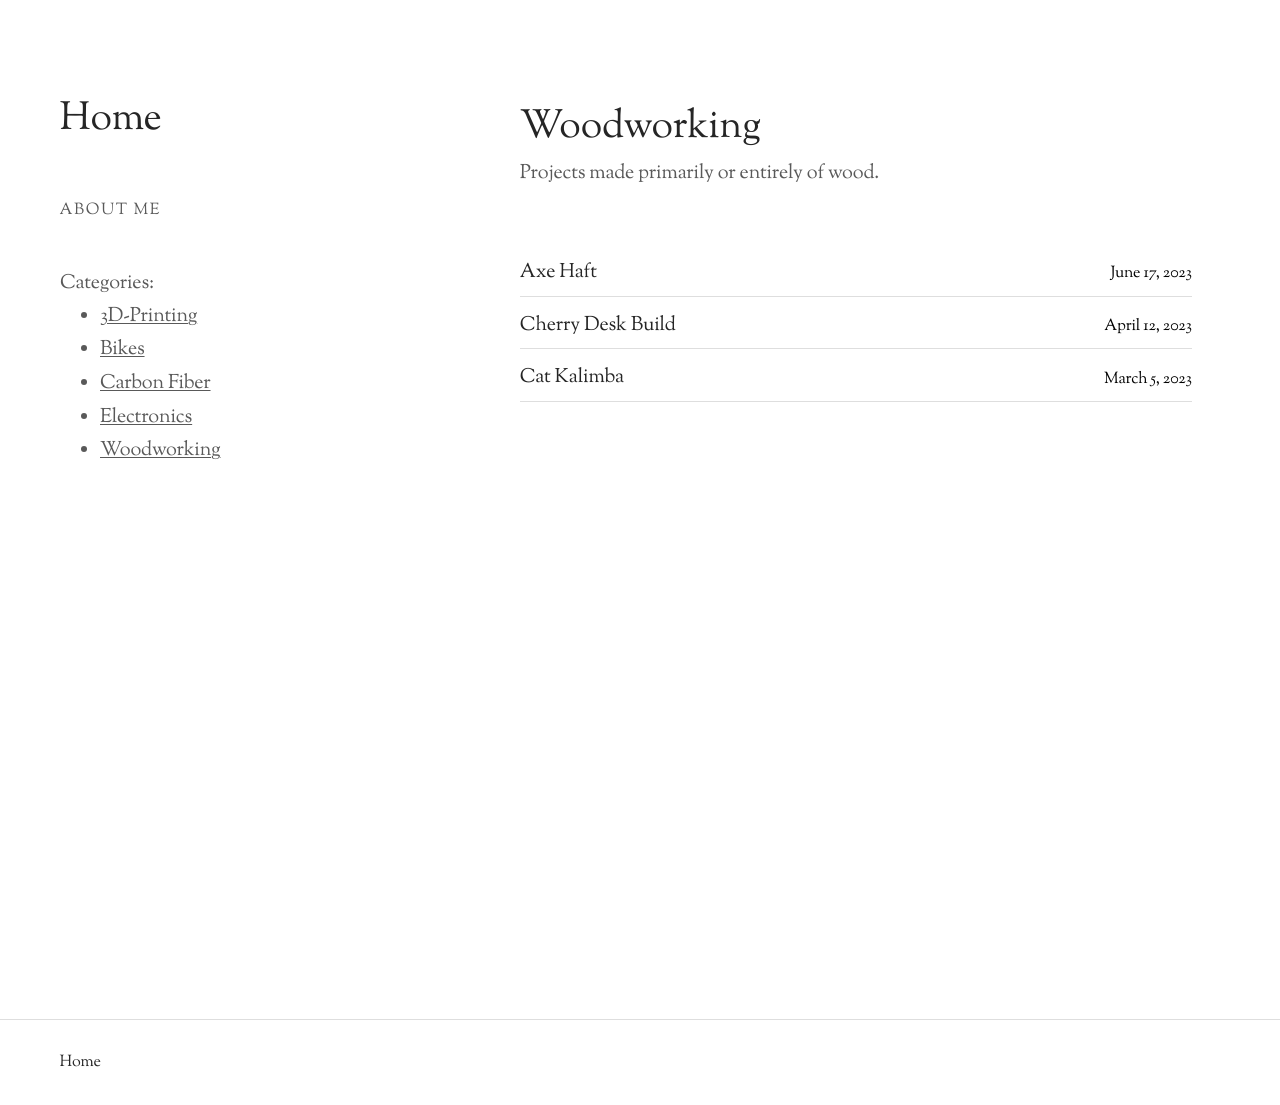
<file: category/woodworking/index.html>
<!DOCTYPE html>
<html lang="en-US">
<head><meta charset="UTF-8">
	
	<meta name="viewport" content="width=device-width, initial-scale=1">
<meta name="robots" content="max-image-preview:large">
<title>Woodworking – Home</title>
<link rel="alternate" type="application/rss+xml" title="Home » Feed" href="/feed/">
<link rel="alternate" type="application/rss+xml" title="Home » Woodworking Category Feed" href="/category/woodworking/feed/">
<style id="wp-img-auto-sizes-contain-inline-css">
img:is([sizes=auto i],[sizes^="auto," i]){contain-intrinsic-size:3000px 1500px}
/*# sourceURL=wp-img-auto-sizes-contain-inline-css */
</style>
<style id="wp-block-spacer-inline-css">
.wp-block-spacer{clear:both}
/*# sourceURL=/wp-includes/blocks/spacer/style.min.css */
</style>
<style id="wp-block-site-title-inline-css">
.wp-block-site-title{box-sizing:border-box}.wp-block-site-title :where(a){color:inherit;font-family:inherit;font-size:inherit;font-style:inherit;font-weight:inherit;letter-spacing:inherit;line-height:inherit;text-decoration:inherit}
/*# sourceURL=/wp-includes/blocks/site-title/style.min.css */
</style>
<style id="wp-block-group-inline-css">
.wp-block-group{box-sizing:border-box}:where(.wp-block-group.wp-block-group-is-layout-constrained){position:relative}
/*# sourceURL=/wp-includes/blocks/group/style.min.css */
</style>
<style id="wp-block-page-list-inline-css">
.wp-block-navigation .wp-block-page-list{align-items:var(--navigation-layout-align,initial);background-color:inherit;display:flex;flex-direction:var(--navigation-layout-direction,initial);flex-wrap:var(--navigation-layout-wrap,wrap);justify-content:var(--navigation-layout-justify,initial)}.wp-block-navigation .wp-block-navigation-item{background-color:inherit}.wp-block-page-list{box-sizing:border-box}
/*# sourceURL=/wp-includes/blocks/page-list/style.min.css */
</style>
<style id="wp-block-navigation-inline-css">
.wp-block-navigation{position:relative}.wp-block-navigation ul{margin-bottom:0;margin-left:0;margin-top:0;padding-left:0}.wp-block-navigation ul,.wp-block-navigation ul li{list-style:none}.wp-block-navigation .wp-block-navigation-item{align-items:center;background-color:inherit;display:flex;position:relative}.wp-block-navigation .wp-block-navigation-item .wp-block-navigation__submenu-container:empty{display:none}.wp-block-navigation .wp-block-navigation-item__content{display:block;z-index:1}.wp-block-navigation .wp-block-navigation-item__content.wp-block-navigation-item__content{color:inherit}.wp-block-navigation.has-text-decoration-underline .wp-block-navigation-item__content,.wp-block-navigation.has-text-decoration-underline .wp-block-navigation-item__content:active,.wp-block-navigation.has-text-decoration-underline .wp-block-navigation-item__content:focus{text-decoration:underline}.wp-block-navigation.has-text-decoration-line-through .wp-block-navigation-item__content,.wp-block-navigation.has-text-decoration-line-through .wp-block-navigation-item__content:active,.wp-block-navigation.has-text-decoration-line-through .wp-block-navigation-item__content:focus{text-decoration:line-through}.wp-block-navigation :where(a),.wp-block-navigation :where(a:active),.wp-block-navigation :where(a:focus){text-decoration:none}.wp-block-navigation .wp-block-navigation__submenu-icon{align-self:center;background-color:inherit;border:none;color:currentColor;display:inline-block;font-size:inherit;height:.6em;line-height:0;margin-left:.25em;padding:0;width:.6em}.wp-block-navigation .wp-block-navigation__submenu-icon svg{stroke:currentColor;display:inline-block;height:inherit;margin-top:.075em;width:inherit}.wp-block-navigation{--navigation-layout-justification-setting:flex-start;--navigation-layout-direction:row;--navigation-layout-wrap:wrap;--navigation-layout-justify:flex-start;--navigation-layout-align:center}.wp-block-navigation.is-vertical{--navigation-layout-direction:column;--navigation-layout-justify:initial;--navigation-layout-align:flex-start}.wp-block-navigation.no-wrap{--navigation-layout-wrap:nowrap}.wp-block-navigation.items-justified-center{--navigation-layout-justification-setting:center;--navigation-layout-justify:center}.wp-block-navigation.items-justified-center.is-vertical{--navigation-layout-align:center}.wp-block-navigation.items-justified-right{--navigation-layout-justification-setting:flex-end;--navigation-layout-justify:flex-end}.wp-block-navigation.items-justified-right.is-vertical{--navigation-layout-align:flex-end}.wp-block-navigation.items-justified-space-between{--navigation-layout-justification-setting:space-between;--navigation-layout-justify:space-between}:where(.wp-block-navigation) ul li{padding:0}.wp-block-navigation .has-child .wp-block-navigation__submenu-container{align-items:normal;background-color:inherit;color:inherit;display:flex;flex-direction:column;opacity:0;position:absolute;z-index:2}@media not (prefers-reduced-motion){.wp-block-navigation .has-child .wp-block-navigation__submenu-container{transition:opacity .1s linear}}.wp-block-navigation .has-child .wp-block-navigation__submenu-container{height:0;overflow:hidden;visibility:hidden;width:0}.wp-block-navigation .has-child .wp-block-navigation__submenu-container>.wp-block-navigation-item>.wp-block-navigation-item__content{display:flex;flex-grow:1;padding:.5em 1em}.wp-block-navigation .has-child .wp-block-navigation__submenu-container>.wp-block-navigation-item>.wp-block-navigation-item__content .wp-block-navigation__submenu-icon{margin-left:auto;margin-right:0}.wp-block-navigation .has-child .wp-block-navigation__submenu-container .wp-block-navigation-item__content{margin:0}.wp-block-navigation .has-child .wp-block-navigation__submenu-container{left:-1px;top:100%}@media (min-width:782px){.wp-block-navigation .has-child .wp-block-navigation__submenu-container .wp-block-navigation__submenu-container{left:100%;top:-1px}.wp-block-navigation .has-child .wp-block-navigation__submenu-container .wp-block-navigation__submenu-container:before{background:transparent;content:"";display:block;height:100%;position:absolute;right:100%;width:.5em}.wp-block-navigation .has-child .wp-block-navigation__submenu-container .wp-block-navigation__submenu-icon{margin-right:.25em}.wp-block-navigation .has-child .wp-block-navigation__submenu-container .wp-block-navigation__submenu-icon svg{transform:rotate(-90deg)}}@media (hover:hover){.wp-block-navigation .has-child:not(.open-on-click):hover>.wp-block-navigation__submenu-container{height:auto;min-width:200px;opacity:1;overflow:visible;visibility:visible;width:auto}}.wp-block-navigation .has-child .wp-block-navigation-submenu__toggle[aria-expanded=true]~.wp-block-navigation__submenu-container,.wp-block-navigation .has-child:not(.open-on-click):not(.open-on-hover-click):focus-within>.wp-block-navigation__submenu-container{height:auto;min-width:200px;opacity:1;overflow:visible;visibility:visible;width:auto}.wp-block-navigation .has-child.open-always{align-items:var(--navigation-layout-align,initial);flex-direction:var(--navigation-layout-direction,initial);flex-wrap:var(--navigation-layout-wrap,wrap);gap:var(--wp--style--block-gap,2em)}.wp-block-navigation .has-child.open-always,.wp-block-navigation .has-child.open-always .wp-block-navigation-item{justify-content:var(--navigation-layout-justify,initial)}.wp-block-navigation .has-child.open-always .wp-block-navigation__submenu-container,.wp-block-navigation .has-child.open-always.wp-block-navigation-submenu{gap:var(--wp--style--block-gap,2em)}.wp-block-navigation .has-child.open-always .wp-block-navigation-item,.wp-block-navigation .has-child.open-always .wp-block-navigation__submenu-container,.wp-block-navigation .has-child.open-always.wp-block-navigation-submenu{padding-bottom:0;padding-top:0}.wp-block-navigation .has-child.open-always .wp-block-navigation__submenu-container{padding-left:var(--wp--style--block-gap,2em);padding-right:var(--wp--style--block-gap,2em)}.wp-block-navigation .has-child.open-always .wp-block-navigation__submenu-container .wp-block-navigation-item__content{padding:0}.wp-block-navigation .has-child.open-always .wp-block-navigation__submenu-container>.wp-block-navigation-item>.wp-block-navigation-item__content,.wp-block-navigation .has-child.open-always>.wp-block-navigation-item__content{flex-grow:0}.wp-block-navigation .has-child.open-always>.wp-block-navigation__submenu-container{background-color:transparent;border:none;color:inherit;flex-basis:100%;height:auto;opacity:1;overflow:visible;position:static;visibility:visible;width:auto}.wp-block-navigation.has-background .has-child .wp-block-navigation__submenu-container{left:0;top:100%}@media (min-width:782px){.wp-block-navigation.has-background .has-child .wp-block-navigation__submenu-container .wp-block-navigation__submenu-container{left:100%;top:0}}.wp-block-navigation-submenu{display:flex;position:relative}.wp-block-navigation-submenu .wp-block-navigation__submenu-icon svg{stroke:currentColor}button.wp-block-navigation-item__content{background-color:transparent;border:none;color:currentColor;font-family:inherit;font-size:inherit;font-style:inherit;font-weight:inherit;letter-spacing:inherit;line-height:inherit;text-align:left;text-transform:inherit}.wp-block-navigation-submenu__toggle{cursor:pointer}.wp-block-navigation-submenu__toggle[aria-expanded=true]+.wp-block-navigation__submenu-icon>svg,.wp-block-navigation-submenu__toggle[aria-expanded=true]>svg{transform:rotate(180deg)}.wp-block-navigation-item.open-on-click .wp-block-navigation-submenu__toggle{padding-left:0;padding-right:.85em}.wp-block-navigation-item.open-on-click .wp-block-navigation-submenu__toggle+.wp-block-navigation__submenu-icon{margin-left:-.6em;pointer-events:none}.wp-block-navigation-item.open-on-click button.wp-block-navigation-item__content:not(.wp-block-navigation-submenu__toggle){padding:0}.wp-block-navigation .wp-block-page-list,.wp-block-navigation__container,.wp-block-navigation__responsive-close,.wp-block-navigation__responsive-container,.wp-block-navigation__responsive-container-content,.wp-block-navigation__responsive-dialog{gap:inherit}:where(.wp-block-navigation.has-background .wp-block-navigation-item a:not(.wp-element-button)),:where(.wp-block-navigation.has-background .wp-block-navigation-submenu a:not(.wp-element-button)){padding:.5em 1em}:where(.wp-block-navigation .wp-block-navigation__submenu-container .wp-block-navigation-item a:not(.wp-element-button)),:where(.wp-block-navigation .wp-block-navigation__submenu-container .wp-block-navigation-submenu a:not(.wp-element-button)),:where(.wp-block-navigation .wp-block-navigation__submenu-container .wp-block-navigation-submenu button.wp-block-navigation-item__content),:where(.wp-block-navigation .wp-block-navigation__submenu-container .wp-block-pages-list__item button.wp-block-navigation-item__content){padding:.5em 1em}.wp-block-navigation.items-justified-right .wp-block-navigation__container .has-child .wp-block-navigation__submenu-container,.wp-block-navigation.items-justified-right .wp-block-page-list>.has-child .wp-block-navigation__submenu-container,.wp-block-navigation.items-justified-space-between .wp-block-page-list>.has-child:last-child .wp-block-navigation__submenu-container,.wp-block-navigation.items-justified-space-between>.wp-block-navigation__container>.has-child:last-child .wp-block-navigation__submenu-container{left:auto;right:0}.wp-block-navigation.items-justified-right .wp-block-navigation__container .has-child .wp-block-navigation__submenu-container .wp-block-navigation__submenu-container,.wp-block-navigation.items-justified-right .wp-block-page-list>.has-child .wp-block-navigation__submenu-container .wp-block-navigation__submenu-container,.wp-block-navigation.items-justified-space-between .wp-block-page-list>.has-child:last-child .wp-block-navigation__submenu-container .wp-block-navigation__submenu-container,.wp-block-navigation.items-justified-space-between>.wp-block-navigation__container>.has-child:last-child .wp-block-navigation__submenu-container .wp-block-navigation__submenu-container{left:-1px;right:-1px}@media (min-width:782px){.wp-block-navigation.items-justified-right .wp-block-navigation__container .has-child .wp-block-navigation__submenu-container .wp-block-navigation__submenu-container,.wp-block-navigation.items-justified-right .wp-block-page-list>.has-child .wp-block-navigation__submenu-container .wp-block-navigation__submenu-container,.wp-block-navigation.items-justified-space-between .wp-block-page-list>.has-child:last-child .wp-block-navigation__submenu-container .wp-block-navigation__submenu-container,.wp-block-navigation.items-justified-space-between>.wp-block-navigation__container>.has-child:last-child .wp-block-navigation__submenu-container .wp-block-navigation__submenu-container{left:auto;right:100%}}.wp-block-navigation:not(.has-background) .wp-block-navigation__submenu-container{background-color:#fff;border:1px solid rgba(0,0,0,.15)}.wp-block-navigation.has-background .wp-block-navigation__submenu-container{background-color:inherit}.wp-block-navigation:not(.has-text-color) .wp-block-navigation__submenu-container{color:#000}.wp-block-navigation__container{align-items:var(--navigation-layout-align,initial);display:flex;flex-direction:var(--navigation-layout-direction,initial);flex-wrap:var(--navigation-layout-wrap,wrap);justify-content:var(--navigation-layout-justify,initial);list-style:none;margin:0;padding-left:0}.wp-block-navigation__container .is-responsive{display:none}.wp-block-navigation__container:only-child,.wp-block-page-list:only-child{flex-grow:1}@keyframes overlay-menu__fade-in-animation{0%{opacity:0;transform:translateY(.5em)}to{opacity:1;transform:translateY(0)}}.wp-block-navigation__responsive-container{bottom:0;display:none;left:0;position:fixed;right:0;top:0}.wp-block-navigation__responsive-container :where(.wp-block-navigation-item a){color:inherit}.wp-block-navigation__responsive-container .wp-block-navigation__responsive-container-content{align-items:var(--navigation-layout-align,initial);display:flex;flex-direction:var(--navigation-layout-direction,initial);flex-wrap:var(--navigation-layout-wrap,wrap);justify-content:var(--navigation-layout-justify,initial)}.wp-block-navigation__responsive-container:not(.is-menu-open.is-menu-open){background-color:inherit!important;color:inherit!important}.wp-block-navigation__responsive-container.is-menu-open{background-color:inherit;display:flex;flex-direction:column}@media not (prefers-reduced-motion){.wp-block-navigation__responsive-container.is-menu-open{animation:overlay-menu__fade-in-animation .1s ease-out;animation-fill-mode:forwards}}.wp-block-navigation__responsive-container.is-menu-open:not(.disable-default-overlay){padding:clamp(1rem,var(--wp--style--root--padding-top),20rem) clamp(1rem,var(--wp--style--root--padding-right),20rem) clamp(1rem,var(--wp--style--root--padding-bottom),20rem) clamp(1rem,var(--wp--style--root--padding-left),20rem)}.wp-block-navigation__responsive-container.is-menu-open{overflow:auto;z-index:100000}.wp-block-navigation__responsive-container.is-menu-open:not(.disable-default-overlay) .wp-block-navigation__responsive-container-content{padding-top:calc(2rem + 24px)}.wp-block-navigation__responsive-container.is-menu-open:where(:not(.disable-default-overlay)) .wp-block-navigation__responsive-container-content{align-items:var(--navigation-layout-justification-setting,inherit);display:flex;flex-direction:column;flex-wrap:nowrap;overflow:visible}.wp-block-navigation__responsive-container.is-menu-open:where(:not(.disable-default-overlay)) .wp-block-navigation__responsive-container-content,.wp-block-navigation__responsive-container.is-menu-open:where(:not(.disable-default-overlay)) .wp-block-navigation__responsive-container-content .wp-block-navigation__container,.wp-block-navigation__responsive-container.is-menu-open:where(:not(.disable-default-overlay)) .wp-block-navigation__responsive-container-content .wp-block-page-list{justify-content:flex-start}.wp-block-navigation__responsive-container.is-menu-open:where(:not(.disable-default-overlay)) .wp-block-navigation__responsive-container-content .wp-block-navigation__submenu-icon{display:none}.wp-block-navigation__responsive-container.is-menu-open:where(:not(.disable-default-overlay)) .wp-block-navigation__responsive-container-content .has-child .wp-block-navigation__submenu-container{border:none;height:auto;min-width:200px;opacity:1;overflow:initial;padding-left:2rem;padding-right:2rem;position:static;visibility:visible;width:auto}.wp-block-navigation__responsive-container.is-menu-open:where(:not(.disable-default-overlay)) .wp-block-navigation__responsive-container-content .wp-block-navigation__container,.wp-block-navigation__responsive-container.is-menu-open:where(:not(.disable-default-overlay)) .wp-block-navigation__responsive-container-content .wp-block-navigation__submenu-container{gap:inherit}.wp-block-navigation__responsive-container.is-menu-open:where(:not(.disable-default-overlay)) .wp-block-navigation__responsive-container-content .wp-block-navigation__submenu-container{padding-top:var(--wp--style--block-gap,2em)}.wp-block-navigation__responsive-container.is-menu-open:where(:not(.disable-default-overlay)) .wp-block-navigation__responsive-container-content .wp-block-navigation-item__content{padding:0}.wp-block-navigation__responsive-container.is-menu-open:where(:not(.disable-default-overlay)) .wp-block-navigation__responsive-container-content .wp-block-navigation-item,.wp-block-navigation__responsive-container.is-menu-open:where(:not(.disable-default-overlay)) .wp-block-navigation__responsive-container-content .wp-block-navigation__container,.wp-block-navigation__responsive-container.is-menu-open:where(:not(.disable-default-overlay)) .wp-block-navigation__responsive-container-content .wp-block-page-list{align-items:var(--navigation-layout-justification-setting,initial);display:flex;flex-direction:column}.wp-block-navigation__responsive-container.is-menu-open:where(:not(.disable-default-overlay)) .wp-block-navigation-item,.wp-block-navigation__responsive-container.is-menu-open:where(:not(.disable-default-overlay)) .wp-block-navigation-item .wp-block-navigation__submenu-container,.wp-block-navigation__responsive-container.is-menu-open:where(:not(.disable-default-overlay)) .wp-block-navigation__container,.wp-block-navigation__responsive-container.is-menu-open:where(:not(.disable-default-overlay)) .wp-block-page-list{background:transparent!important;color:inherit!important}.wp-block-navigation__responsive-container.is-menu-open:where(:not(.disable-default-overlay)) .wp-block-navigation__submenu-container.wp-block-navigation__submenu-container.wp-block-navigation__submenu-container.wp-block-navigation__submenu-container{left:auto;right:auto}.wp-block-navigation__responsive-container.disable-default-overlay .wp-block-navigation__overlay-container{display:none;width:100%}.wp-block-navigation__responsive-container.disable-default-overlay .wp-block-navigation__responsive-close{max-width:none}.wp-block-navigation__responsive-container.disable-default-overlay.is-menu-open .wp-block-navigation__responsive-container-content>:not(.wp-block-navigation__overlay-container){display:none}.wp-block-navigation__responsive-container.disable-default-overlay.is-menu-open .wp-block-navigation__responsive-container-content .wp-block-navigation__overlay-container{display:block}.wp-block-navigation__responsive-container.disable-default-overlay.is-menu-open .wp-block-navigation__responsive-container-content .wp-block-navigation__overlay-container .wp-block-navigation__submenu-container{left:0;right:auto}@media (min-width:600px){.wp-block-navigation__responsive-container:not(.hidden-by-default):not(.is-menu-open){background-color:inherit;display:block;position:relative;width:100%;z-index:auto}.wp-block-navigation__responsive-container:not(.hidden-by-default):not(.is-menu-open) .wp-block-navigation__responsive-container-close{display:none}.wp-block-navigation__responsive-container.is-menu-open .wp-block-navigation__submenu-container.wp-block-navigation__submenu-container.wp-block-navigation__submenu-container.wp-block-navigation__submenu-container{left:0}}.wp-block-navigation:not(.has-background) .wp-block-navigation__responsive-container.is-menu-open:not(.disable-default-overlay){background-color:#fff}.wp-block-navigation:not(.has-text-color) .wp-block-navigation__responsive-container.is-menu-open:not(.disable-default-overlay){color:#000}.wp-block-navigation__toggle_button_label{font-size:1rem;font-weight:700}.wp-block-navigation__responsive-container-close,.wp-block-navigation__responsive-container-open{background:transparent;border:none;color:currentColor;cursor:pointer;margin:0;padding:0;text-transform:inherit;vertical-align:middle}.wp-block-navigation__responsive-container-close svg,.wp-block-navigation__responsive-container-open svg{fill:currentColor;display:block;height:24px;pointer-events:none;width:24px}.wp-block-navigation__responsive-container-open{display:flex}.wp-block-navigation__responsive-container-open.wp-block-navigation__responsive-container-open.wp-block-navigation__responsive-container-open{font-family:inherit;font-size:inherit;font-weight:inherit}@media (min-width:600px){.wp-block-navigation__responsive-container-open:not(.always-shown){display:none}}.wp-block-navigation__responsive-container-close{position:absolute;right:0;top:0;z-index:2}.wp-block-navigation__responsive-container-close.wp-block-navigation__responsive-container-close.wp-block-navigation__responsive-container-close{font-family:inherit;font-size:inherit;font-weight:inherit}.disable-default-overlay .wp-block-navigation__responsive-container-close{right:clamp(1rem,var(--wp--style--root--padding-left),20rem);top:clamp(1rem,var(--wp--style--root--padding-left),20rem)}.wp-block-navigation__responsive-close{width:100%}.has-modal-open .wp-block-navigation__responsive-close{margin-left:auto;margin-right:auto;max-width:var(--wp--style--global--wide-size,100%)}.wp-block-navigation__responsive-close:focus{outline:none}.is-menu-open .wp-block-navigation__responsive-close,.is-menu-open .wp-block-navigation__responsive-container-content,.is-menu-open .wp-block-navigation__responsive-dialog{box-sizing:border-box}.wp-block-navigation__responsive-dialog{position:relative}.has-modal-open .admin-bar .is-menu-open:where(:not(.disable-default-overlay)) .wp-block-navigation__responsive-dialog{margin-top:46px}@media (min-width:782px){.has-modal-open .admin-bar .is-menu-open:where(:not(.disable-default-overlay)) .wp-block-navigation__responsive-dialog{margin-top:32px}}html.has-modal-open{overflow:hidden}
/*# sourceURL=/wp-includes/blocks/navigation/style.min.css */
</style>
<style id="wp-block-paragraph-inline-css">
.is-small-text{font-size:.875em}.is-regular-text{font-size:1em}.is-large-text{font-size:2.25em}.is-larger-text{font-size:3em}.has-drop-cap:not(:focus):first-letter{float:left;font-size:8.4em;font-style:normal;font-weight:100;line-height:.68;margin:.05em .1em 0 0;text-transform:uppercase}body.rtl .has-drop-cap:not(:focus):first-letter{float:none;margin-left:.1em}p.has-drop-cap.has-background{overflow:hidden}:root :where(p.has-background){padding:1.25em 2.375em}:where(p.has-text-color:not(.has-link-color)) a{color:inherit}p.has-text-align-left[style*="writing-mode:vertical-lr"],p.has-text-align-right[style*="writing-mode:vertical-rl"]{rotate:180deg}
/*# sourceURL=/wp-includes/blocks/paragraph/style.min.css */
</style>
<style id="wp-block-categories-inline-css">
.wp-block-categories{box-sizing:border-box}.wp-block-categories.alignleft{margin-right:2em}.wp-block-categories.alignright{margin-left:2em}.wp-block-categories.wp-block-categories-dropdown.aligncenter{text-align:center}.wp-block-categories .wp-block-categories__label:not(.screen-reader-text){display:block;width:100%}
/*# sourceURL=/wp-includes/blocks/categories/style.min.css */
</style>
<style id="wp-block-columns-inline-css">
.wp-block-columns{box-sizing:border-box;display:flex;flex-wrap:wrap!important}@media (min-width:782px){.wp-block-columns{flex-wrap:nowrap!important}}.wp-block-columns{align-items:normal!important}.wp-block-columns.are-vertically-aligned-top{align-items:flex-start}.wp-block-columns.are-vertically-aligned-center{align-items:center}.wp-block-columns.are-vertically-aligned-bottom{align-items:flex-end}@media (max-width:781px){.wp-block-columns:not(.is-not-stacked-on-mobile)>.wp-block-column{flex-basis:100%!important}}@media (min-width:782px){.wp-block-columns:not(.is-not-stacked-on-mobile)>.wp-block-column{flex-basis:0;flex-grow:1}.wp-block-columns:not(.is-not-stacked-on-mobile)>.wp-block-column[style*=flex-basis]{flex-grow:0}}.wp-block-columns.is-not-stacked-on-mobile{flex-wrap:nowrap!important}.wp-block-columns.is-not-stacked-on-mobile>.wp-block-column{flex-basis:0;flex-grow:1}.wp-block-columns.is-not-stacked-on-mobile>.wp-block-column[style*=flex-basis]{flex-grow:0}:where(.wp-block-columns){margin-bottom:1.75em}:where(.wp-block-columns.has-background){padding:1.25em 2.375em}.wp-block-column{flex-grow:1;min-width:0;overflow-wrap:break-word;word-break:break-word}.wp-block-column.is-vertically-aligned-top{align-self:flex-start}.wp-block-column.is-vertically-aligned-center{align-self:center}.wp-block-column.is-vertically-aligned-bottom{align-self:flex-end}.wp-block-column.is-vertically-aligned-stretch{align-self:stretch}.wp-block-column.is-vertically-aligned-bottom,.wp-block-column.is-vertically-aligned-center,.wp-block-column.is-vertically-aligned-top{width:100%}
/*# sourceURL=/wp-includes/blocks/columns/style.min.css */
</style>
<style id="wp-block-query-title-inline-css">
.wp-block-query-title{box-sizing:border-box}
/*# sourceURL=/wp-includes/blocks/query-title/style.min.css */
</style>
<style id="wp-block-term-description-inline-css">
:where(.wp-block-term-description){box-sizing:border-box;margin-bottom:var(--wp--style--block-gap);margin-top:var(--wp--style--block-gap)}.wp-block-term-description p{margin-bottom:0;margin-top:0}
/*# sourceURL=/wp-includes/blocks/term-description/style.min.css */
</style>
<style id="wp-block-post-title-inline-css">
.wp-block-post-title{box-sizing:border-box;word-break:break-word}.wp-block-post-title :where(a){display:inline-block;font-family:inherit;font-size:inherit;font-style:inherit;font-weight:inherit;letter-spacing:inherit;line-height:inherit;text-decoration:inherit}
/*# sourceURL=/wp-includes/blocks/post-title/style.min.css */
</style>
<style id="wp-block-post-date-inline-css">
.wp-block-post-date{box-sizing:border-box}
/*# sourceURL=/wp-includes/blocks/post-date/style.min.css */
</style>
<style id="wp-block-post-template-inline-css">
.wp-block-post-template{box-sizing:border-box;list-style:none;margin-bottom:0;margin-top:0;max-width:100%;padding:0}.wp-block-post-template.is-flex-container{display:flex;flex-direction:row;flex-wrap:wrap;gap:1.25em}.wp-block-post-template.is-flex-container>li{margin:0;width:100%}@media (min-width:600px){.wp-block-post-template.is-flex-container.is-flex-container.columns-2>li{width:calc(50% - .625em)}.wp-block-post-template.is-flex-container.is-flex-container.columns-3>li{width:calc(33.33333% - .83333em)}.wp-block-post-template.is-flex-container.is-flex-container.columns-4>li{width:calc(25% - .9375em)}.wp-block-post-template.is-flex-container.is-flex-container.columns-5>li{width:calc(20% - 1em)}.wp-block-post-template.is-flex-container.is-flex-container.columns-6>li{width:calc(16.66667% - 1.04167em)}}@media (max-width:600px){.wp-block-post-template-is-layout-grid[class*=columns-]:not(.has-native-responsive-grid){grid-template-columns:1fr}}.wp-block-post-template-is-layout-constrained>li>.alignright,.wp-block-post-template-is-layout-flow>li>.alignright{float:right;margin-inline-end:0;margin-inline-start:2em}.wp-block-post-template-is-layout-constrained>li>.alignleft,.wp-block-post-template-is-layout-flow>li>.alignleft{float:left;margin-inline-end:2em;margin-inline-start:0}.wp-block-post-template-is-layout-constrained>li>.aligncenter,.wp-block-post-template-is-layout-flow>li>.aligncenter{margin-inline-end:auto;margin-inline-start:auto}
/*# sourceURL=/wp-includes/blocks/post-template/style.min.css */
</style>
<style id="wp-emoji-styles-inline-css">

	img.wp-smiley, img.emoji {
		display: inline !important;
		border: none !important;
		box-shadow: none !important;
		height: 1em !important;
		width: 1em !important;
		margin: 0 0.07em !important;
		vertical-align: -0.1em !important;
		background: none !important;
		padding: 0 !important;
	}
/*# sourceURL=wp-emoji-styles-inline-css */
</style>
<style id="wp-block-library-inline-css">
:root{--wp-block-synced-color:#7a00df;--wp-block-synced-color--rgb:122,0,223;--wp-bound-block-color:var(--wp-block-synced-color);--wp-editor-canvas-background:#ddd;--wp-admin-theme-color:#007cba;--wp-admin-theme-color--rgb:0,124,186;--wp-admin-theme-color-darker-10:#006ba1;--wp-admin-theme-color-darker-10--rgb:0,107,160.5;--wp-admin-theme-color-darker-20:#005a87;--wp-admin-theme-color-darker-20--rgb:0,90,135;--wp-admin-border-width-focus:2px}@media (min-resolution:192dpi){:root{--wp-admin-border-width-focus:1.5px}}.wp-element-button{cursor:pointer}:root .has-very-light-gray-background-color{background-color:#eee}:root .has-very-dark-gray-background-color{background-color:#313131}:root .has-very-light-gray-color{color:#eee}:root .has-very-dark-gray-color{color:#313131}:root .has-vivid-green-cyan-to-vivid-cyan-blue-gradient-background{background:linear-gradient(135deg,#00d084,#0693e3)}:root .has-purple-crush-gradient-background{background:linear-gradient(135deg,#34e2e4,#4721fb 50%,#ab1dfe)}:root .has-hazy-dawn-gradient-background{background:linear-gradient(135deg,#faaca8,#dad0ec)}:root .has-subdued-olive-gradient-background{background:linear-gradient(135deg,#fafae1,#67a671)}:root .has-atomic-cream-gradient-background{background:linear-gradient(135deg,#fdd79a,#004a59)}:root .has-nightshade-gradient-background{background:linear-gradient(135deg,#330968,#31cdcf)}:root .has-midnight-gradient-background{background:linear-gradient(135deg,#020381,#2874fc)}:root{--wp--preset--font-size--normal:16px;--wp--preset--font-size--huge:42px}.has-regular-font-size{font-size:1em}.has-larger-font-size{font-size:2.625em}.has-normal-font-size{font-size:var(--wp--preset--font-size--normal)}.has-huge-font-size{font-size:var(--wp--preset--font-size--huge)}:root .has-text-align-center{text-align:center}:root .has-text-align-left{text-align:left}:root .has-text-align-right{text-align:right}.has-fit-text{white-space:nowrap!important}#end-resizable-editor-section{display:none}.aligncenter{clear:both}.items-justified-left{justify-content:flex-start}.items-justified-center{justify-content:center}.items-justified-right{justify-content:flex-end}.items-justified-space-between{justify-content:space-between}.screen-reader-text{word-wrap:normal!important;border:0;clip-path:inset(50%);height:1px;margin:-1px;overflow:hidden;padding:0;position:absolute;width:1px;word-break:normal!important}.screen-reader-text:focus{background-color:#ddd;clip-path:none;color:#444;display:block;font-size:1em;height:auto;left:5px;line-height:normal;padding:15px 23px 14px;text-decoration:none;top:5px;width:auto;z-index:100000}html :where(.has-border-color){border-style:solid}html :where([style^=border-color],[style*=";border-color"],[style*="; border-color"]){border-style:solid}html :where([style^=border-top-color],[style*=";border-top-color"],[style*="; border-top-color"]){border-top-style:solid}html :where([style^=border-right-color],[style*=";border-right-color"],[style*="; border-right-color"]){border-right-style:solid}html :where([style^=border-bottom-color],[style*=";border-bottom-color"],[style*="; border-bottom-color"]){border-bottom-style:solid}html :where([style^=border-left-color],[style*=";border-left-color"],[style*="; border-left-color"]){border-left-style:solid}html :where([style^=border-width],[style*=";border-width"],[style*="; border-width"]){border-style:solid}html :where([style^=border-top-width],[style*=";border-top-width"],[style*="; border-top-width"]){border-top-style:solid}html :where([style^=border-right-width],[style*=";border-right-width"],[style*="; border-right-width"]){border-right-style:solid}html :where([style^=border-bottom-width],[style*=";border-bottom-width"],[style*="; border-bottom-width"]){border-bottom-style:solid}html :where([style^=border-left-width],[style*=";border-left-width"],[style*="; border-left-width"]){border-left-style:solid}html :where(img[class*=wp-image-]){height:auto;max-width:100%}:where(figure){margin:0 0 1em}html :where(.is-position-sticky){--wp-admin--admin-bar--position-offset:var(--wp-admin--admin-bar--height,0px)}@media screen and (max-width:600px){html :where(.is-position-sticky){--wp-admin--admin-bar--position-offset:0px}}
/*# sourceURL=/wp-includes/css/dist/block-library/common.min.css */
</style>
<style id="global-styles-inline-css">
:root{--wp--preset--aspect-ratio--square: 1;--wp--preset--aspect-ratio--4-3: 4/3;--wp--preset--aspect-ratio--3-4: 3/4;--wp--preset--aspect-ratio--3-2: 3/2;--wp--preset--aspect-ratio--2-3: 2/3;--wp--preset--aspect-ratio--16-9: 16/9;--wp--preset--aspect-ratio--9-16: 9/16;--wp--preset--color--black: #000000;--wp--preset--color--cyan-bluish-gray: #abb8c3;--wp--preset--color--white: #ffffff;--wp--preset--color--pale-pink: #f78da7;--wp--preset--color--vivid-red: #cf2e2e;--wp--preset--color--luminous-vivid-orange: #ff6900;--wp--preset--color--luminous-vivid-amber: #fcb900;--wp--preset--color--light-green-cyan: #7bdcb5;--wp--preset--color--vivid-green-cyan: #00d084;--wp--preset--color--pale-cyan-blue: #8ed1fc;--wp--preset--color--vivid-cyan-blue: #0693e3;--wp--preset--color--vivid-purple: #9b51e0;--wp--preset--color--theme-1: #FFFFFF;--wp--preset--color--theme-2: #252525;--wp--preset--color--theme-3: #000000;--wp--preset--color--theme-4: #595959;--wp--preset--color--theme-5: #00000021;--wp--preset--gradient--vivid-cyan-blue-to-vivid-purple: linear-gradient(135deg,rgb(6,147,227) 0%,rgb(155,81,224) 100%);--wp--preset--gradient--light-green-cyan-to-vivid-green-cyan: linear-gradient(135deg,rgb(122,220,180) 0%,rgb(0,208,130) 100%);--wp--preset--gradient--luminous-vivid-amber-to-luminous-vivid-orange: linear-gradient(135deg,rgb(252,185,0) 0%,rgb(255,105,0) 100%);--wp--preset--gradient--luminous-vivid-orange-to-vivid-red: linear-gradient(135deg,rgb(255,105,0) 0%,rgb(207,46,46) 100%);--wp--preset--gradient--very-light-gray-to-cyan-bluish-gray: linear-gradient(135deg,rgb(238,238,238) 0%,rgb(169,184,195) 100%);--wp--preset--gradient--cool-to-warm-spectrum: linear-gradient(135deg,rgb(74,234,220) 0%,rgb(151,120,209) 20%,rgb(207,42,186) 40%,rgb(238,44,130) 60%,rgb(251,105,98) 80%,rgb(254,248,76) 100%);--wp--preset--gradient--blush-light-purple: linear-gradient(135deg,rgb(255,206,236) 0%,rgb(152,150,240) 100%);--wp--preset--gradient--blush-bordeaux: linear-gradient(135deg,rgb(254,205,165) 0%,rgb(254,45,45) 50%,rgb(107,0,62) 100%);--wp--preset--gradient--luminous-dusk: linear-gradient(135deg,rgb(255,203,112) 0%,rgb(199,81,192) 50%,rgb(65,88,208) 100%);--wp--preset--gradient--pale-ocean: linear-gradient(135deg,rgb(255,245,203) 0%,rgb(182,227,212) 50%,rgb(51,167,181) 100%);--wp--preset--gradient--electric-grass: linear-gradient(135deg,rgb(202,248,128) 0%,rgb(113,206,126) 100%);--wp--preset--gradient--midnight: linear-gradient(135deg,rgb(2,3,129) 0%,rgb(40,116,252) 100%);--wp--preset--font-size--small: 1rem;--wp--preset--font-size--medium: clamp(1.125rem, 1.125rem + ((1vw - 0.2rem) * 0.189), 1.25rem);--wp--preset--font-size--large: clamp(1.4375rem, 1.438rem + ((1vw - 0.2rem) * 0.283), 1.625rem);--wp--preset--font-size--x-large: clamp(1.625rem, 1.625rem + ((1vw - 0.2rem) * 0.568), 2rem);--wp--preset--font-size--2-x-large: clamp(2rem, 2rem + ((1vw - 0.2rem) * 0.758), 2.5rem);--wp--preset--font-family--sorts-mill-goudy: "Sorts Mill Goudy", serif;--wp--preset--font-family--quattrocento-sans: "Quattrocento Sans", sans-serif;--wp--preset--spacing--20: 8px;--wp--preset--spacing--30: 16px;--wp--preset--spacing--40: clamp(24px, 2.33vw, 32px);--wp--preset--spacing--50: clamp(32px, 3.49vw, 48px);--wp--preset--spacing--60: clamp(48px, 4.65vw, 64px);--wp--preset--spacing--70: clamp(64px, 6.98vw, 96px);--wp--preset--spacing--80: clamp(96px, 9.31vw, 128px);--wp--preset--shadow--natural: 6px 6px 9px rgba(0, 0, 0, 0.2);--wp--preset--shadow--deep: 12px 12px 50px rgba(0, 0, 0, 0.4);--wp--preset--shadow--sharp: 6px 6px 0px rgba(0, 0, 0, 0.2);--wp--preset--shadow--outlined: 6px 6px 0px -3px rgb(255, 255, 255), 6px 6px rgb(0, 0, 0);--wp--preset--shadow--crisp: 6px 6px 0px rgb(0, 0, 0);}.wp-block-button{--wp--preset--dimension--25: 25%;--wp--preset--dimension--50: 50%;--wp--preset--dimension--75: 75%;--wp--preset--dimension--100: 100%;}:root { --wp--style--global--content-size: 672px;--wp--style--global--wide-size: 1376px; }:where(body) { margin: 0; }.wp-site-blocks { padding-top: var(--wp--style--root--padding-top); padding-bottom: var(--wp--style--root--padding-bottom); }.has-global-padding { padding-right: var(--wp--style--root--padding-right); padding-left: var(--wp--style--root--padding-left); }.has-global-padding > .alignfull { margin-right: calc(var(--wp--style--root--padding-right) * -1); margin-left: calc(var(--wp--style--root--padding-left) * -1); }.has-global-padding :where(:not(.alignfull.is-layout-flow) > .has-global-padding:not(.wp-block-block, .alignfull)) { padding-right: 0; padding-left: 0; }.has-global-padding :where(:not(.alignfull.is-layout-flow) > .has-global-padding:not(.wp-block-block, .alignfull)) > .alignfull { margin-left: 0; margin-right: 0; }.wp-site-blocks > .alignleft { float: left; margin-right: 2em; }.wp-site-blocks > .alignright { float: right; margin-left: 2em; }.wp-site-blocks > .aligncenter { justify-content: center; margin-left: auto; margin-right: auto; }:where(.wp-site-blocks) > * { margin-block-start: var(--wp--preset--spacing--50); margin-block-end: 0; }:where(.wp-site-blocks) > :first-child { margin-block-start: 0; }:where(.wp-site-blocks) > :last-child { margin-block-end: 0; }:root { --wp--style--block-gap: var(--wp--preset--spacing--50); }:root :where(.is-layout-flow) > :first-child{margin-block-start: 0;}:root :where(.is-layout-flow) > :last-child{margin-block-end: 0;}:root :where(.is-layout-flow) > *{margin-block-start: var(--wp--preset--spacing--50);margin-block-end: 0;}:root :where(.is-layout-constrained) > :first-child{margin-block-start: 0;}:root :where(.is-layout-constrained) > :last-child{margin-block-end: 0;}:root :where(.is-layout-constrained) > *{margin-block-start: var(--wp--preset--spacing--50);margin-block-end: 0;}:root :where(.is-layout-flex){gap: var(--wp--preset--spacing--50);}:root :where(.is-layout-grid){gap: var(--wp--preset--spacing--50);}.is-layout-flow > .alignleft{float: left;margin-inline-start: 0;margin-inline-end: 2em;}.is-layout-flow > .alignright{float: right;margin-inline-start: 2em;margin-inline-end: 0;}.is-layout-flow > .aligncenter{margin-left: auto !important;margin-right: auto !important;}.is-layout-constrained > .alignleft{float: left;margin-inline-start: 0;margin-inline-end: 2em;}.is-layout-constrained > .alignright{float: right;margin-inline-start: 2em;margin-inline-end: 0;}.is-layout-constrained > .aligncenter{margin-left: auto !important;margin-right: auto !important;}.is-layout-constrained > :where(:not(.alignleft):not(.alignright):not(.alignfull)){max-width: var(--wp--style--global--content-size);margin-left: auto !important;margin-right: auto !important;}.is-layout-constrained > .alignwide{max-width: var(--wp--style--global--wide-size);}body .is-layout-flex{display: flex;}.is-layout-flex{flex-wrap: wrap;align-items: center;}.is-layout-flex > :is(*, div){margin: 0;}body .is-layout-grid{display: grid;}.is-layout-grid > :is(*, div){margin: 0;}body{background-color: var(--wp--preset--color--theme-1);color: var(--wp--preset--color--theme-4);font-family: var(--wp--preset--font-family--sorts-mill-goudy);font-size: var(--wp--preset--font-size--medium);font-style: normal;font-weight: 400;letter-spacing: -0.01em;line-height: 1.7;--wp--style--root--padding-top: 0px;--wp--style--root--padding-right: var(--wp--preset--spacing--40);--wp--style--root--padding-bottom: 0px;--wp--style--root--padding-left: var(--wp--preset--spacing--40);}a:where(:not(.wp-element-button)){color: currentColor;}:root :where(a:where(:not(.wp-element-button)):hover){text-decoration: none;}h1, h2, h3, h4, h5, h6{color: var(--wp--preset--color--theme-2);font-weight: 400;line-height: calc( 1em + 0.5rem );}h1{font-size: var(--wp--preset--font-size--2x-large);}h2{font-size: var(--wp--preset--font-size--x-large);}h3{font-size: var(--wp--preset--font-size--large);}h4{font-size: var(--wp--preset--font-size--medium);}h5{font-size: var(--wp--preset--font-size--small);}h6{font-size: var(--wp--preset--font-size--small);}:root :where(.wp-element-button, .wp-block-button__link){background-color: var(--wp--preset--color--theme-3);border-width: 0;color: var(--wp--preset--color--theme-1);font-family: inherit;font-size: inherit;font-style: inherit;font-weight: inherit;letter-spacing: inherit;line-height: inherit;padding-top: calc(0.667em + 2px);padding-right: calc(1.333em + 2px);padding-bottom: calc(0.667em + 2px);padding-left: calc(1.333em + 2px);text-decoration: none;text-transform: inherit;}:root :where(.wp-element-button:hover, .wp-block-button__link:hover){background-color: color-mix(in srgb, var(--wp--preset--color--theme-2) 85%, transparent);color: var(--wp--preset--color--theme-1);}:root :where(.wp-element-button:focus, .wp-block-button__link:focus){background-color: color-mix(in srgb, var(--wp--preset--color--theme-2) 85%, transparent);color: var(--wp--preset--color--theme-1);outline-offset: 4px;}:root :where(.wp-element-button:active, .wp-block-button__link:active){background-color: color-mix(in srgb, var(--wp--preset--color--theme-2) 85%, transparent);color: var(--wp--preset--color--theme-1);}:root :where(.wp-element-caption, .wp-block-audio figcaption, .wp-block-embed figcaption, .wp-block-gallery figcaption, .wp-block-image figcaption, .wp-block-table figcaption, .wp-block-video figcaption){color: var(--wp--preset--color--theme-4);}.has-black-color{color: var(--wp--preset--color--black) !important;}.has-cyan-bluish-gray-color{color: var(--wp--preset--color--cyan-bluish-gray) !important;}.has-white-color{color: var(--wp--preset--color--white) !important;}.has-pale-pink-color{color: var(--wp--preset--color--pale-pink) !important;}.has-vivid-red-color{color: var(--wp--preset--color--vivid-red) !important;}.has-luminous-vivid-orange-color{color: var(--wp--preset--color--luminous-vivid-orange) !important;}.has-luminous-vivid-amber-color{color: var(--wp--preset--color--luminous-vivid-amber) !important;}.has-light-green-cyan-color{color: var(--wp--preset--color--light-green-cyan) !important;}.has-vivid-green-cyan-color{color: var(--wp--preset--color--vivid-green-cyan) !important;}.has-pale-cyan-blue-color{color: var(--wp--preset--color--pale-cyan-blue) !important;}.has-vivid-cyan-blue-color{color: var(--wp--preset--color--vivid-cyan-blue) !important;}.has-vivid-purple-color{color: var(--wp--preset--color--vivid-purple) !important;}.has-theme-1-color{color: var(--wp--preset--color--theme-1) !important;}.has-theme-2-color{color: var(--wp--preset--color--theme-2) !important;}.has-theme-3-color{color: var(--wp--preset--color--theme-3) !important;}.has-theme-4-color{color: var(--wp--preset--color--theme-4) !important;}.has-theme-5-color{color: var(--wp--preset--color--theme-5) !important;}.has-black-background-color{background-color: var(--wp--preset--color--black) !important;}.has-cyan-bluish-gray-background-color{background-color: var(--wp--preset--color--cyan-bluish-gray) !important;}.has-white-background-color{background-color: var(--wp--preset--color--white) !important;}.has-pale-pink-background-color{background-color: var(--wp--preset--color--pale-pink) !important;}.has-vivid-red-background-color{background-color: var(--wp--preset--color--vivid-red) !important;}.has-luminous-vivid-orange-background-color{background-color: var(--wp--preset--color--luminous-vivid-orange) !important;}.has-luminous-vivid-amber-background-color{background-color: var(--wp--preset--color--luminous-vivid-amber) !important;}.has-light-green-cyan-background-color{background-color: var(--wp--preset--color--light-green-cyan) !important;}.has-vivid-green-cyan-background-color{background-color: var(--wp--preset--color--vivid-green-cyan) !important;}.has-pale-cyan-blue-background-color{background-color: var(--wp--preset--color--pale-cyan-blue) !important;}.has-vivid-cyan-blue-background-color{background-color: var(--wp--preset--color--vivid-cyan-blue) !important;}.has-vivid-purple-background-color{background-color: var(--wp--preset--color--vivid-purple) !important;}.has-theme-1-background-color{background-color: var(--wp--preset--color--theme-1) !important;}.has-theme-2-background-color{background-color: var(--wp--preset--color--theme-2) !important;}.has-theme-3-background-color{background-color: var(--wp--preset--color--theme-3) !important;}.has-theme-4-background-color{background-color: var(--wp--preset--color--theme-4) !important;}.has-theme-5-background-color{background-color: var(--wp--preset--color--theme-5) !important;}.has-black-border-color{border-color: var(--wp--preset--color--black) !important;}.has-cyan-bluish-gray-border-color{border-color: var(--wp--preset--color--cyan-bluish-gray) !important;}.has-white-border-color{border-color: var(--wp--preset--color--white) !important;}.has-pale-pink-border-color{border-color: var(--wp--preset--color--pale-pink) !important;}.has-vivid-red-border-color{border-color: var(--wp--preset--color--vivid-red) !important;}.has-luminous-vivid-orange-border-color{border-color: var(--wp--preset--color--luminous-vivid-orange) !important;}.has-luminous-vivid-amber-border-color{border-color: var(--wp--preset--color--luminous-vivid-amber) !important;}.has-light-green-cyan-border-color{border-color: var(--wp--preset--color--light-green-cyan) !important;}.has-vivid-green-cyan-border-color{border-color: var(--wp--preset--color--vivid-green-cyan) !important;}.has-pale-cyan-blue-border-color{border-color: var(--wp--preset--color--pale-cyan-blue) !important;}.has-vivid-cyan-blue-border-color{border-color: var(--wp--preset--color--vivid-cyan-blue) !important;}.has-vivid-purple-border-color{border-color: var(--wp--preset--color--vivid-purple) !important;}.has-theme-1-border-color{border-color: var(--wp--preset--color--theme-1) !important;}.has-theme-2-border-color{border-color: var(--wp--preset--color--theme-2) !important;}.has-theme-3-border-color{border-color: var(--wp--preset--color--theme-3) !important;}.has-theme-4-border-color{border-color: var(--wp--preset--color--theme-4) !important;}.has-theme-5-border-color{border-color: var(--wp--preset--color--theme-5) !important;}.has-vivid-cyan-blue-to-vivid-purple-gradient-background{background: var(--wp--preset--gradient--vivid-cyan-blue-to-vivid-purple) !important;}.has-light-green-cyan-to-vivid-green-cyan-gradient-background{background: var(--wp--preset--gradient--light-green-cyan-to-vivid-green-cyan) !important;}.has-luminous-vivid-amber-to-luminous-vivid-orange-gradient-background{background: var(--wp--preset--gradient--luminous-vivid-amber-to-luminous-vivid-orange) !important;}.has-luminous-vivid-orange-to-vivid-red-gradient-background{background: var(--wp--preset--gradient--luminous-vivid-orange-to-vivid-red) !important;}.has-very-light-gray-to-cyan-bluish-gray-gradient-background{background: var(--wp--preset--gradient--very-light-gray-to-cyan-bluish-gray) !important;}.has-cool-to-warm-spectrum-gradient-background{background: var(--wp--preset--gradient--cool-to-warm-spectrum) !important;}.has-blush-light-purple-gradient-background{background: var(--wp--preset--gradient--blush-light-purple) !important;}.has-blush-bordeaux-gradient-background{background: var(--wp--preset--gradient--blush-bordeaux) !important;}.has-luminous-dusk-gradient-background{background: var(--wp--preset--gradient--luminous-dusk) !important;}.has-pale-ocean-gradient-background{background: var(--wp--preset--gradient--pale-ocean) !important;}.has-electric-grass-gradient-background{background: var(--wp--preset--gradient--electric-grass) !important;}.has-midnight-gradient-background{background: var(--wp--preset--gradient--midnight) !important;}.has-small-font-size{font-size: var(--wp--preset--font-size--small) !important;}.has-medium-font-size{font-size: var(--wp--preset--font-size--medium) !important;}.has-large-font-size{font-size: var(--wp--preset--font-size--large) !important;}.has-x-large-font-size{font-size: var(--wp--preset--font-size--x-large) !important;}.has-2-x-large-font-size{font-size: var(--wp--preset--font-size--2-x-large) !important;}.has-sorts-mill-goudy-font-family{font-family: var(--wp--preset--font-family--sorts-mill-goudy) !important;}.has-quattrocento-sans-font-family{font-family: var(--wp--preset--font-family--quattrocento-sans) !important;}
:root :where(.wp-block-navigation a:where(:not(.wp-element-button))){text-decoration: none;}
:root :where(.wp-block-navigation a:where(:not(.wp-element-button)):hover){text-decoration: underline;}
:root :where(p){line-height: 1.6;}
:root :where(.wp-block-post-title a:where(:not(.wp-element-button))){text-decoration: none;}
:root :where(.wp-block-post-title a:where(:not(.wp-element-button)):hover){text-decoration: underline;}
:root :where(.wp-block-site-title){color: var(--wp--preset--color--theme-2);}
:root :where(.wp-block-site-title a:where(:not(.wp-element-button))){color: var(--wp--preset--color--theme-2);text-decoration: none;}
:root :where(.wp-block-site-title a:where(:not(.wp-element-button)):hover){text-decoration: underline;}
:root :where(.wp-block-term-description p:not(:first-of-type)){margin-top: var(--wp--preset--spacing--40);}
/*# sourceURL=global-styles-inline-css */
</style>
<style id="core-block-supports-inline-css">
.wp-container-core-group-is-layout-c6fbfeec{gap:var(--wp--preset--spacing--20);flex-direction:column;align-items:flex-start;}@media (width <= 480px){.wp-container-core-group-is-layout-c6fbfeec{gap:0;}}.wp-container-core-navigation-is-layout-bba8c1ba{gap:var(--wp--preset--spacing--20);flex-direction:column;align-items:flex-start;}@media (width <= 480px){.wp-states-f8d432eb{font-size:var(--wp--preset--font-size--small) !important;}}.wp-container-core-group-is-layout-08ecead1{grid-template-columns:repeat(auto-fill, minmax(min(12rem, 100%), 1fr));container-type:inline-size;gap:0;}.wp-container-core-columns-is-layout-794e3cfa{flex-wrap:nowrap;}.wp-container-1{top:calc(0px + var(--wp-admin--admin-bar--position-offset, 0px));position:sticky;z-index:10;}@media (width <= 480px){.wp-states-c1e34737{padding-right:var(--wp--preset--spacing--40) !important;padding-left:var(--wp--preset--spacing--40) !important;padding-top:var(--wp--preset--spacing--40) !important;padding-bottom:var(--wp--preset--spacing--40) !important;}}@media (width <= 480px){.wp-block-hidden-mobile{display:none !important;}}.wp-container-core-group-is-layout-37e16afa > *{margin-block-start:0;margin-block-end:0;}.wp-container-core-group-is-layout-37e16afa > * + *{margin-block-start:var(--wp--preset--spacing--20);margin-block-end:0;}.wp-container-core-group-is-layout-57c19e95{gap:var(--wp--preset--spacing--20);justify-content:space-between;}.wp-container-core-post-template-is-layout-41a40a5f > *{margin-block-start:0;margin-block-end:0;}.wp-container-core-post-template-is-layout-41a40a5f > * + *{margin-block-start:var(--wp--preset--spacing--30);margin-block-end:0;}.wp-container-core-group-is-layout-db161555 > .alignfull{margin-right:calc(var(--wp--preset--spacing--20) * -1);margin-left:calc(var(--wp--preset--spacing--20) * -1);}.wp-container-core-group-is-layout-1c7c4ea5 > .alignfull{margin-right:calc(0px * -1);margin-left:calc(0px * -1);}@media (width <= 480px){.wp-states-2585c80c{padding-right:var(--wp--preset--spacing--40) !important;padding-left:var(--wp--preset--spacing--40) !important;}}.wp-container-core-columns-is-layout-e15afb30{flex-wrap:nowrap;gap:0 0;}.wp-container-core-group-is-layout-162653a7{justify-content:space-between;}@media (width <= 480px){.wp-states-060b6f14{padding-right:var(--wp--preset--spacing--40) !important;padding-left:var(--wp--preset--spacing--40) !important;}}
/*# sourceURL=core-block-supports-inline-css */
</style>
<style id="wp-block-template-skip-link-inline-css">
/*! This file is auto-generated */
.skip-link.screen-reader-text{border:0;clip-path:inset(50%);height:1px;margin:-1px;overflow:hidden;padding:0;position:absolute!important;width:1px;word-wrap:normal!important;word-break:normal!important}.skip-link.screen-reader-text:focus{background-color:#eee;clip-path:none;color:#444;display:block;font-size:1em;height:auto;left:5px;line-height:normal;padding:15px 23px 14px;text-decoration:none;top:5px;width:auto;z-index:100000}
/*# sourceURL=/wp-includes/css/wp-block-template-skip-link.min.css */
</style>
<link rel="stylesheet" id="ury-style-css" href="/wp-content/themes/ury/style.css?ver=1.0.2" media="all">
<link rel="EditURI" type="application/rsd+xml" title="RSD" href="/xmlrpc.php?rsd">
<meta name="generator" content="WordPress 7.1.1">
<style class="wp-fonts-local">
@font-face{font-family:"Sorts Mill Goudy";font-style:normal;font-weight:400;font-display:fallback;src:url('/wp-content/themes/ury/assets/fonts/sorts-mill-goudy/sorts-mill-goudy-400-normal.woff2') format('woff2');}
@font-face{font-family:"Sorts Mill Goudy";font-style:italic;font-weight:400;font-display:fallback;src:url('/wp-content/themes/ury/assets/fonts/sorts-mill-goudy/sorts-mill-goudy-400-italic.woff2') format('woff2');}
@font-face{font-family:"Quattrocento Sans";font-style:normal;font-weight:400;font-display:fallback;src:url('/wp-content/themes/ury/assets/fonts/quattrocento-sans/quattrocento-sans-400-normal.woff2') format('woff2');}
@font-face{font-family:"Quattrocento Sans";font-style:normal;font-weight:700;font-display:fallback;src:url('/wp-content/themes/ury/assets/fonts/quattrocento-sans/quattrocento-sans-700-normal.woff2') format('woff2');}
@font-face{font-family:"Quattrocento Sans";font-style:italic;font-weight:400;font-display:fallback;src:url('/wp-content/themes/ury/assets/fonts/quattrocento-sans/quattrocento-sans-400-italic.woff2') format('woff2');}
@font-face{font-family:"Quattrocento Sans";font-style:italic;font-weight:700;font-display:fallback;src:url('/wp-content/themes/ury/assets/fonts/quattrocento-sans/quattrocento-sans-700-italic.woff2') format('woff2');}
</style>
</head>

<body class="archive category category-woodworking category-1 wp-embed-responsive wp-theme-ury">

<a class="skip-link screen-reader-text" id="wp-skip-link" href="#wp--skip-link--target">Skip to content</a><div class="wp-site-blocks">
<div class="wp-block-group has-theme-1-background-color has-background is-layout-flow wp-block-group-is-layout-flow" style="min-height:100dvh">
<div class="wp-block-columns is-layout-flex wp-container-core-columns-is-layout-e15afb30 wp-block-columns-is-layout-flex">
<div class="wp-block-column is-layout-flow wp-block-column-is-layout-flow wp-states-c1e34737" style="padding-top:0;padding-right:var(--wp--preset--spacing--60);padding-bottom:var(--wp--preset--spacing--70);padding-left:var(--wp--preset--spacing--60);flex-basis:30%">
<div class="wp-block-group is-layout-flow wp-block-group-is-layout-flow wp-container-1 is-position-sticky"><header class="wp-block-template-part">
<div class="wp-block-group is-layout-flow wp-block-group-is-layout-flow">
<div style="height:var(--wp--preset--spacing--50)" aria-hidden="true" class="wp-block-spacer"></div>





<div class="wp-block-group is-vertical is-layout-flex wp-container-core-group-is-layout-c6fbfeec wp-block-group-is-layout-flex"><p class="wp-block-site-title has-2-x-large-font-size"><a href="/" target="_self" rel="home">Home</a></p>

</div>


<nav style="text-transform:uppercase;letter-spacing:0.1em" class="has-small-font-size is-vertical wp-block-navigation is-layout-flex wp-container-core-navigation-is-layout-bba8c1ba wp-block-navigation-is-layout-flex wp-states-f8d432eb" aria-label="Navigation"><ul style="text-transform:uppercase;letter-spacing:0.1em" class="wp-block-navigation__container has-small-font-size is-vertical wp-block-navigation wp-states-f8d432eb"><ul class="wp-block-page-list"><li class="wp-block-pages-list__item wp-block-navigation-item open-on-hover-click"><a class="wp-block-pages-list__item__link wp-block-navigation-item__content" href="/sample-page/">About Me</a></li></ul></ul></nav>


<div class="wp-block-columns is-layout-flex wp-container-core-columns-is-layout-794e3cfa wp-block-columns-is-layout-flex">
<div class="wp-block-column is-layout-flow wp-block-column-is-layout-flow" style="flex-basis:100%">
<div class="wp-block-group is-layout-grid wp-container-core-group-is-layout-08ecead1 wp-block-group-is-layout-grid">
<p class="wp-block-paragraph">Categories:</p>


<ul style="border-top-left-radius:0px;border-top-right-radius:0px;border-bottom-left-radius:0px;border-bottom-right-radius:0px" class="wp-block-categories-list wp-block-categories-taxonomy-category wp-block-categories has-medium-font-size">	<li class="cat-item cat-item-5"><a href="/category/3d-printing/">3D-Printing</a>
</li>
	<li class="cat-item cat-item-4"><a href="/category/bikes/">Bikes</a>
</li>
	<li class="cat-item cat-item-3"><a href="/category/carbon-fiber/">Carbon Fiber</a>
</li>
	<li class="cat-item cat-item-6"><a href="/category/electronics/">Electronics</a>
</li>
	<li class="cat-item cat-item-1 current-cat"><a aria-current="page" href="/category/woodworking/">Woodworking</a>
</li>
</ul></div>
</div>
</div>



<div class="wp-block-columns is-layout-flex wp-container-core-columns-is-layout-794e3cfa wp-block-columns-is-layout-flex">
<div class="wp-block-column is-layout-flow wp-block-column-is-layout-flow" style="flex-basis:100%"></div>
</div>
</div>
</header></div>
</div>



<div class="wp-block-column is-layout-flow wp-block-column-is-layout-flow wp-states-2585c80c" style="padding-top:0;padding-right:var(--wp--preset--spacing--60);padding-bottom:0;padding-left:var(--wp--preset--spacing--60);flex-basis:70%">
<main id="wp--skip-link--target" class="wp-block-group has-global-padding is-layout-constrained wp-container-core-group-is-layout-1c7c4ea5 wp-block-group-is-layout-constrained" style="padding-right:0;padding-left:0">
<div style="height:var(--wp--preset--spacing--60)" aria-hidden="true" class="wp-block-spacer wp-block-hidden-mobile"></div>



<div class="wp-block-group has-global-padding is-layout-constrained wp-container-core-group-is-layout-37e16afa wp-block-group-is-layout-constrained"><h1 class="wp-block-query-title has-2-x-large-font-size">Woodworking</h1>

<div class="wp-block-term-description"><p>Projects made primarily or entirely of wood.</p>
</div>


<div style="height:var(--wp--preset--spacing--30)" aria-hidden="true" class="wp-block-spacer"></div>
</div>



<div class="wp-block-query is-layout-flow wp-block-query-is-layout-flow"><ul style="padding-right:0;padding-left:0;padding-top:0;padding-bottom:0" class="wp-block-post-template is-layout-flow wp-container-core-post-template-is-layout-41a40a5f wp-block-post-template-is-layout-flow"><li class="wp-block-post post-43 post type-post status-publish format-standard has-post-thumbnail hentry category-woodworking">

<div class="wp-block-group is-content-justification-space-between is-layout-flex wp-container-core-group-is-layout-57c19e95 wp-block-group-is-layout-flex" style="border-bottom-color:var(--wp--preset--color--theme-5);border-bottom-width:1px;padding-bottom:var(--wp--preset--spacing--20)"><h2 style="margin-top:0;margin-bottom:0" class="wp-block-post-title has-medium-font-size"><a href="/axe-haft/" target="_self">Axe Haft</a></h2>

<div class="wp-block-post-date has-text-color has-theme-3-color has-small-font-size"><time datetime="2023-06-17T19:51:00+00:00">June 17, 2023</time></div></div>

</li><li class="wp-block-post post-1 post type-post status-publish format-standard has-post-thumbnail hentry category-woodworking">

<div class="wp-block-group is-content-justification-space-between is-layout-flex wp-container-core-group-is-layout-57c19e95 wp-block-group-is-layout-flex" style="border-bottom-color:var(--wp--preset--color--theme-5);border-bottom-width:1px;padding-bottom:var(--wp--preset--spacing--20)"><h2 style="margin-top:0;margin-bottom:0" class="wp-block-post-title has-medium-font-size"><a href="/hello-world/" target="_self">Cherry Desk Build</a></h2>

<div class="wp-block-post-date has-text-color has-theme-3-color has-small-font-size"><time datetime="2023-04-12T17:21:00+00:00">April 12, 2023</time></div></div>

</li><li class="wp-block-post post-29 post type-post status-publish format-standard has-post-thumbnail hentry category-woodworking">

<div class="wp-block-group is-content-justification-space-between is-layout-flex wp-container-core-group-is-layout-57c19e95 wp-block-group-is-layout-flex" style="border-bottom-color:var(--wp--preset--color--theme-5);border-bottom-width:1px;padding-bottom:var(--wp--preset--spacing--20)"><h2 style="margin-top:0;margin-bottom:0" class="wp-block-post-title has-medium-font-size"><a href="/cat-kalimba/" target="_self">Cat Kalimba</a></h2>

<div class="wp-block-post-date has-text-color has-theme-3-color has-small-font-size"><time datetime="2023-03-05T19:25:00+00:00">March 5, 2023</time></div></div>

</li></ul>


<div class="wp-block-group has-global-padding is-layout-constrained wp-block-group-is-layout-constrained"></div>



<div class="wp-block-group alignwide has-small-font-size has-global-padding is-layout-constrained wp-container-core-group-is-layout-db161555 wp-block-group-is-layout-constrained" style="margin-top:0;margin-bottom:var(--wp--preset--spacing--50);padding-right:var(--wp--preset--spacing--20);padding-left:var(--wp--preset--spacing--20)"></div>
</div>
</main>
</div>
</div>
</div>


<footer class="wp-block-template-part">
<div style="height:var(--wp--preset--spacing--80)" aria-hidden="true" class="wp-block-spacer"></div>



<div class="wp-block-group has-global-padding is-layout-constrained wp-block-group-is-layout-constrained" style="border-top-color:var(--wp--preset--color--theme-5);border-top-width:1px;padding-top:var(--wp--preset--spacing--40);padding-bottom:var(--wp--preset--spacing--40)">
<div class="wp-block-group alignfull is-content-justification-space-between is-layout-flex wp-container-core-group-is-layout-162653a7 wp-block-group-is-layout-flex wp-states-060b6f14" style="padding-right:var(--wp--preset--spacing--60);padding-left:var(--wp--preset--spacing--60)"><p class="wp-block-site-title has-small-font-size"><a href="/" target="_self" rel="home">Home</a></p>


<p class="has-small-font-size wp-block-paragraph"></p>
</div>
</div>
</footer></div>
<script type="speculationrules">
{"prefetch":[{"source":"document","where":{"and":[{"href_matches":"/*"},{"not":{"href_matches":["/wp-*.php","/wp-admin/*","/wp-content/uploads/*","/wp-content/*","/wp-content/plugins/*","/wp-content/themes/ury/*","/*\\?(.+)"]}},{"not":{"selector_matches":"a[rel~=\"nofollow\"]"}},{"not":{"selector_matches":".no-prefetch, .no-prefetch a"}}]},"eagerness":"conservative"}]}
</script>
<script id="wp-emoji-settings" type="application/json">
{"baseUrl":"https://s.w.org/images/core/emoji/17.0.2/72x72/","ext":".png","svgUrl":"https://s.w.org/images/core/emoji/17.0.2/svg/","svgExt":".svg","source":{"concatemoji":"/wp-includes/js/wp-emoji-release.min.js?ver=7.1.1"}}
</script>
<script type="module">
/*! This file is auto-generated */
var e="script#wp-emoji-settings",t=document.querySelector(e);if(!(t instanceof HTMLScriptElement))throw new Error("Element missing: "+e);const r=JSON.parse(t.text),s=(window._wpemojiSettings=r,"wpEmojiSettingsSupports"),o=["flag","emoji"];function i(e){try{var t={supportTests:e,timestamp:(new Date).valueOf()};sessionStorage.setItem(s,JSON.stringify(t))}catch(e){}}function c(e,t,n){e.clearRect(0,0,e.canvas.width,e.canvas.height),e.fillText(t,0,0);t=new Uint32Array(e.getImageData(0,0,e.canvas.width,e.canvas.height).data);e.clearRect(0,0,e.canvas.width,e.canvas.height),e.fillText(n,0,0);const r=new Uint32Array(e.getImageData(0,0,e.canvas.width,e.canvas.height).data);return t.every((e,t)=>e===r[t])}function p(e,t){e.clearRect(0,0,e.canvas.width,e.canvas.height),e.fillText(t,0,0);var n=e.getImageData(16,16,1,1);for(let e=0;e<n.data.length;e++)if(0!==n.data[e])return!1;return!0}function u(e,t,n,r){switch(t){case"flag":return n(e,"\ud83c\udff3\ufe0f\u200d\u26a7\ufe0f","\ud83c\udff3\ufe0f\u200b\u26a7\ufe0f")?!1:!n(e,"\ud83c\udde8\ud83c\uddf6","\ud83c\udde8\u200b\ud83c\uddf6")&&!n(e,"\ud83c\udff4\udb40\udc67\udb40\udc62\udb40\udc65\udb40\udc6e\udb40\udc67\udb40\udc7f","\ud83c\udff4\u200b\udb40\udc67\u200b\udb40\udc62\u200b\udb40\udc65\u200b\udb40\udc6e\u200b\udb40\udc67\u200b\udb40\udc7f");case"emoji":return!r(e,"\ud83e\u1fac8")}return!1}function f(e,t,n,r){let a;const s=(a="undefined"!=typeof WorkerGlobalScope&&self instanceof WorkerGlobalScope?new OffscreenCanvas(300,150):document.createElement("canvas")).getContext("2d",{willReadFrequently:!0}),o=(s.textBaseline="top",s.font="600 32px Arial",{});return e.forEach(e=>{o[e]=t(s,e,n,r)}),o}function a(e){var t=document.createElement("script");t.src=e,t.defer=!0,document.head.appendChild(t)}r.supports={everything:!0,everythingExceptFlag:!0},new Promise(t=>{let n=function(){try{var e=JSON.parse(sessionStorage.getItem(s));if("object"==typeof e&&"number"==typeof e.timestamp&&(new Date).valueOf()<e.timestamp+604800&&"object"==typeof e.supportTests)return e.supportTests}catch(e){}return null}();if(!n){if("undefined"!=typeof Worker&&"undefined"!=typeof OffscreenCanvas&&"undefined"!=typeof URL&&URL.createObjectURL&&"undefined"!=typeof Blob)try{var e="postMessage("+f.toString()+"("+[JSON.stringify(o),u.toString(),c.toString(),p.toString()].join(",")+"));",r=new Blob([e],{type:"text/javascript"});const a=new Worker(URL.createObjectURL(r),{name:"wpTestEmojiSupports"});return void(a.onmessage=e=>{i(n=e.data),a.terminate(),t(n)})}catch(e){}i(n=f(o,u,c,p))}t(n)}).then(e=>{for(const n in e)r.supports[n]=e[n],r.supports.everything=r.supports.everything&&r.supports[n],"flag"!==n&&(r.supports.everythingExceptFlag=r.supports.everythingExceptFlag&&r.supports[n]);var t;r.supports.everythingExceptFlag=r.supports.everythingExceptFlag&&!r.supports.flag,r.supports.everything||((t=r.source||{}).concatemoji?a(t.concatemoji):t.wpemoji&&t.twemoji&&(a(t.twemoji),a(t.wpemoji)))});
//# sourceURL=/wp-includes/js/wp-emoji-loader.min.js
</script>
</body>
</html>
</file>
<file: wp-content/themes/ury/style.css>
/*
Theme Name: Ury
Theme URI: https://themeshaper.com/ury/
Author: Automattic
Author URI: https://automattic.com/
Description: Ury is a minimal blogging theme designed for comfortable, distraction-free reading. A fixed sidebar holds your site title, navigation, and tagline while your posts fill a wide content column. It offers a variety of highly readable typography pairings and three color schemes -- a light default, a warm sepia, and a dark mode -- so you can match the look to the mood of your writing.
Requires at least: 7.0
Tested up to: 7.0
Requires PHP: 7.2
Version: 1.0.2
License: GNU General Public License v2 or later
License URI: http://www.gnu.org/licenses/gpl-2.0.html
Text Domain: ury
Tags: one-column, two-columns, featured-images, full-site-editing, block-patterns, rtl-language-support, threaded-comments, translation-ready, wide-blocks, style-variations, blog
*/

/* Crossfade page transition */

@view-transition {
	navigation: auto;
}

/* Font smoothing */
body {
	text-rendering: geometricprecision;
	-webkit-font-smoothing: antialiased;
	-moz-osx-font-smoothing: grayscale;
}

/*
 * Progressive enhancement to reduce widows and orphans
 * https://github.com/WordPress/gutenberg/issues/55190
 */
h1, h2, h3, h4, h5, h6, blockquote, caption, figcaption, p {
	text-wrap: pretty;
}

/*
 * Link styles
 * https://github.com/WordPress/gutenberg/issues/42319
 */
a {
	text-decoration-thickness: 1px !important;
	text-underline-offset: 0.1em
}

/*
 * Change the position of the more block on the front, by making it a block level element.
 * https://github.com/WordPress/gutenberg/issues/65934
*/
.more-link {
	display: block;
}

/*
 * Prevents unnecessary scrollbars while handling long lines of preformatted text.
 * https://core.trac.wordpress.org/ticket/63875
 */
:where(pre) {
	overflow-x: auto;
}

/*
 * Make sure footers have no margin.
 * https://github.com/WordPress/gutenberg/issues/47637
 */
footer.wp-block-template-part {
	margin-block-start: 0 !important;
}

/* Utility classes for removing text decoration from link. */
.no-underline a {
	text-decoration: none;
}

/*
 * Calendar and Latest Comments overrides that core block styles
 * out-rank: global-styles `css` emits at :where() specificity, so
 * these need real selectors rather than !important.
 */
.wp-block-calendar table:not(.has-text-color) td,
.wp-block-calendar table:not(.has-text-color) th {
	border-color: var(--wp--preset--color--theme-4);
}

.wp-block-latest-comments .wp-block-latest-comments__comment-excerpt p {
	font-size: inherit;
	margin: 0;
}
</file>
<file: wp-includes/blocks/navigation/style.min.css>
.wp-block-navigation{position:relative}.wp-block-navigation ul{margin-bottom:0;margin-left:0;margin-top:0;padding-left:0}.wp-block-navigation ul,.wp-block-navigation ul li{list-style:none}.wp-block-navigation .wp-block-navigation-item{align-items:center;background-color:inherit;display:flex;position:relative}.wp-block-navigation .wp-block-navigation-item .wp-block-navigation__submenu-container:empty{display:none}.wp-block-navigation .wp-block-navigation-item__content{display:block;z-index:1}.wp-block-navigation .wp-block-navigation-item__content.wp-block-navigation-item__content{color:inherit}.wp-block-navigation.has-text-decoration-underline .wp-block-navigation-item__content,.wp-block-navigation.has-text-decoration-underline .wp-block-navigation-item__content:active,.wp-block-navigation.has-text-decoration-underline .wp-block-navigation-item__content:focus{text-decoration:underline}.wp-block-navigation.has-text-decoration-line-through .wp-block-navigation-item__content,.wp-block-navigation.has-text-decoration-line-through .wp-block-navigation-item__content:active,.wp-block-navigation.has-text-decoration-line-through .wp-block-navigation-item__content:focus{text-decoration:line-through}.wp-block-navigation :where(a),.wp-block-navigation :where(a:active),.wp-block-navigation :where(a:focus){text-decoration:none}.wp-block-navigation .wp-block-navigation__submenu-icon{align-self:center;background-color:inherit;border:none;color:currentColor;display:inline-block;font-size:inherit;height:.6em;line-height:0;margin-left:.25em;padding:0;width:.6em}.wp-block-navigation .wp-block-navigation__submenu-icon svg{stroke:currentColor;display:inline-block;height:inherit;margin-top:.075em;width:inherit}.wp-block-navigation{--navigation-layout-justification-setting:flex-start;--navigation-layout-direction:row;--navigation-layout-wrap:wrap;--navigation-layout-justify:flex-start;--navigation-layout-align:center}.wp-block-navigation.is-vertical{--navigation-layout-direction:column;--navigation-layout-justify:initial;--navigation-layout-align:flex-start}.wp-block-navigation.no-wrap{--navigation-layout-wrap:nowrap}.wp-block-navigation.items-justified-center{--navigation-layout-justification-setting:center;--navigation-layout-justify:center}.wp-block-navigation.items-justified-center.is-vertical{--navigation-layout-align:center}.wp-block-navigation.items-justified-right{--navigation-layout-justification-setting:flex-end;--navigation-layout-justify:flex-end}.wp-block-navigation.items-justified-right.is-vertical{--navigation-layout-align:flex-end}.wp-block-navigation.items-justified-space-between{--navigation-layout-justification-setting:space-between;--navigation-layout-justify:space-between}:where(.wp-block-navigation) ul li{padding:0}.wp-block-navigation .has-child .wp-block-navigation__submenu-container{align-items:normal;background-color:inherit;color:inherit;display:flex;flex-direction:column;opacity:0;position:absolute;z-index:2}@media not (prefers-reduced-motion){.wp-block-navigation .has-child .wp-block-navigation__submenu-container{transition:opacity .1s linear}}.wp-block-navigation .has-child .wp-block-navigation__submenu-container{height:0;overflow:hidden;visibility:hidden;width:0}.wp-block-navigation .has-child .wp-block-navigation__submenu-container>.wp-block-navigation-item>.wp-block-navigation-item__content{display:flex;flex-grow:1;padding:.5em 1em}.wp-block-navigation .has-child .wp-block-navigation__submenu-container>.wp-block-navigation-item>.wp-block-navigation-item__content .wp-block-navigation__submenu-icon{margin-left:auto;margin-right:0}.wp-block-navigation .has-child .wp-block-navigation__submenu-container .wp-block-navigation-item__content{margin:0}.wp-block-navigation .has-child .wp-block-navigation__submenu-container{left:-1px;top:100%}@media (min-width:782px){.wp-block-navigation .has-child .wp-block-navigation__submenu-container .wp-block-navigation__submenu-container{left:100%;top:-1px}.wp-block-navigation .has-child .wp-block-navigation__submenu-container .wp-block-navigation__submenu-container:before{background:transparent;content:"";display:block;height:100%;position:absolute;right:100%;width:.5em}.wp-block-navigation .has-child .wp-block-navigation__submenu-container .wp-block-navigation__submenu-icon{margin-right:.25em}.wp-block-navigation .has-child .wp-block-navigation__submenu-container .wp-block-navigation__submenu-icon svg{transform:rotate(-90deg)}}@media (hover:hover){.wp-block-navigation .has-child:not(.open-on-click):hover>.wp-block-navigation__submenu-container{height:auto;min-width:200px;opacity:1;overflow:visible;visibility:visible;width:auto}}.wp-block-navigation .has-child .wp-block-navigation-submenu__toggle[aria-expanded=true]~.wp-block-navigation__submenu-container,.wp-block-navigation .has-child:not(.open-on-click):not(.open-on-hover-click):focus-within>.wp-block-navigation__submenu-container{height:auto;min-width:200px;opacity:1;overflow:visible;visibility:visible;width:auto}.wp-block-navigation .has-child.open-always{align-items:var(--navigation-layout-align,initial);flex-direction:var(--navigation-layout-direction,initial);flex-wrap:var(--navigation-layout-wrap,wrap);gap:var(--wp--style--block-gap,2em)}.wp-block-navigation .has-child.open-always,.wp-block-navigation .has-child.open-always .wp-block-navigation-item{justify-content:var(--navigation-layout-justify,initial)}.wp-block-navigation .has-child.open-always .wp-block-navigation__submenu-container,.wp-block-navigation .has-child.open-always.wp-block-navigation-submenu{gap:var(--wp--style--block-gap,2em)}.wp-block-navigation .has-child.open-always .wp-block-navigation-item,.wp-block-navigation .has-child.open-always .wp-block-navigation__submenu-container,.wp-block-navigation .has-child.open-always.wp-block-navigation-submenu{padding-bottom:0;padding-top:0}.wp-block-navigation .has-child.open-always .wp-block-navigation__submenu-container{padding-left:var(--wp--style--block-gap,2em);padding-right:var(--wp--style--block-gap,2em)}.wp-block-navigation .has-child.open-always .wp-block-navigation__submenu-container .wp-block-navigation-item__content{padding:0}.wp-block-navigation .has-child.open-always .wp-block-navigation__submenu-container>.wp-block-navigation-item>.wp-block-navigation-item__content,.wp-block-navigation .has-child.open-always>.wp-block-navigation-item__content{flex-grow:0}.wp-block-navigation .has-child.open-always>.wp-block-navigation__submenu-container{background-color:transparent;border:none;color:inherit;flex-basis:100%;height:auto;opacity:1;overflow:visible;position:static;visibility:visible;width:auto}.wp-block-navigation.has-background .has-child .wp-block-navigation__submenu-container{left:0;top:100%}@media (min-width:782px){.wp-block-navigation.has-background .has-child .wp-block-navigation__submenu-container .wp-block-navigation__submenu-container{left:100%;top:0}}.wp-block-navigation-submenu{display:flex;position:relative}.wp-block-navigation-submenu .wp-block-navigation__submenu-icon svg{stroke:currentColor}button.wp-block-navigation-item__content{background-color:transparent;border:none;color:currentColor;font-family:inherit;font-size:inherit;font-style:inherit;font-weight:inherit;letter-spacing:inherit;line-height:inherit;text-align:left;text-transform:inherit}.wp-block-navigation-submenu__toggle{cursor:pointer}.wp-block-navigation-submenu__toggle[aria-expanded=true]+.wp-block-navigation__submenu-icon>svg,.wp-block-navigation-submenu__toggle[aria-expanded=true]>svg{transform:rotate(180deg)}.wp-block-navigation-item.open-on-click .wp-block-navigation-submenu__toggle{padding-left:0;padding-right:.85em}.wp-block-navigation-item.open-on-click .wp-block-navigation-submenu__toggle+.wp-block-navigation__submenu-icon{margin-left:-.6em;pointer-events:none}.wp-block-navigation-item.open-on-click button.wp-block-navigation-item__content:not(.wp-block-navigation-submenu__toggle){padding:0}.wp-block-navigation .wp-block-page-list,.wp-block-navigation__container,.wp-block-navigation__responsive-close,.wp-block-navigation__responsive-container,.wp-block-navigation__responsive-container-content,.wp-block-navigation__responsive-dialog{gap:inherit}:where(.wp-block-navigation.has-background .wp-block-navigation-item a:not(.wp-element-button)),:where(.wp-block-navigation.has-background .wp-block-navigation-submenu a:not(.wp-element-button)){padding:.5em 1em}:where(.wp-block-navigation .wp-block-navigation__submenu-container .wp-block-navigation-item a:not(.wp-element-button)),:where(.wp-block-navigation .wp-block-navigation__submenu-container .wp-block-navigation-submenu a:not(.wp-element-button)),:where(.wp-block-navigation .wp-block-navigation__submenu-container .wp-block-navigation-submenu button.wp-block-navigation-item__content),:where(.wp-block-navigation .wp-block-navigation__submenu-container .wp-block-pages-list__item button.wp-block-navigation-item__content){padding:.5em 1em}.wp-block-navigation.items-justified-right .wp-block-navigation__container .has-child .wp-block-navigation__submenu-container,.wp-block-navigation.items-justified-right .wp-block-page-list>.has-child .wp-block-navigation__submenu-container,.wp-block-navigation.items-justified-space-between .wp-block-page-list>.has-child:last-child .wp-block-navigation__submenu-container,.wp-block-navigation.items-justified-space-between>.wp-block-navigation__container>.has-child:last-child .wp-block-navigation__submenu-container{left:auto;right:0}.wp-block-navigation.items-justified-right .wp-block-navigation__container .has-child .wp-block-navigation__submenu-container .wp-block-navigation__submenu-container,.wp-block-navigation.items-justified-right .wp-block-page-list>.has-child .wp-block-navigation__submenu-container .wp-block-navigation__submenu-container,.wp-block-navigation.items-justified-space-between .wp-block-page-list>.has-child:last-child .wp-block-navigation__submenu-container .wp-block-navigation__submenu-container,.wp-block-navigation.items-justified-space-between>.wp-block-navigation__container>.has-child:last-child .wp-block-navigation__submenu-container .wp-block-navigation__submenu-container{left:-1px;right:-1px}@media (min-width:782px){.wp-block-navigation.items-justified-right .wp-block-navigation__container .has-child .wp-block-navigation__submenu-container .wp-block-navigation__submenu-container,.wp-block-navigation.items-justified-right .wp-block-page-list>.has-child .wp-block-navigation__submenu-container .wp-block-navigation__submenu-container,.wp-block-navigation.items-justified-space-between .wp-block-page-list>.has-child:last-child .wp-block-navigation__submenu-container .wp-block-navigation__submenu-container,.wp-block-navigation.items-justified-space-between>.wp-block-navigation__container>.has-child:last-child .wp-block-navigation__submenu-container .wp-block-navigation__submenu-container{left:auto;right:100%}}.wp-block-navigation:not(.has-background) .wp-block-navigation__submenu-container{background-color:#fff;border:1px solid rgba(0,0,0,.15)}.wp-block-navigation.has-background .wp-block-navigation__submenu-container{background-color:inherit}.wp-block-navigation:not(.has-text-color) .wp-block-navigation__submenu-container{color:#000}.wp-block-navigation__container{align-items:var(--navigation-layout-align,initial);display:flex;flex-direction:var(--navigation-layout-direction,initial);flex-wrap:var(--navigation-layout-wrap,wrap);justify-content:var(--navigation-layout-justify,initial);list-style:none;margin:0;padding-left:0}.wp-block-navigation__container .is-responsive{display:none}.wp-block-navigation__container:only-child,.wp-block-page-list:only-child{flex-grow:1}@keyframes overlay-menu__fade-in-animation{0%{opacity:0;transform:translateY(.5em)}to{opacity:1;transform:translateY(0)}}.wp-block-navigation__responsive-container{bottom:0;display:none;left:0;position:fixed;right:0;top:0}.wp-block-navigation__responsive-container :where(.wp-block-navigation-item a){color:inherit}.wp-block-navigation__responsive-container .wp-block-navigation__responsive-container-content{align-items:var(--navigation-layout-align,initial);display:flex;flex-direction:var(--navigation-layout-direction,initial);flex-wrap:var(--navigation-layout-wrap,wrap);justify-content:var(--navigation-layout-justify,initial)}.wp-block-navigation__responsive-container:not(.is-menu-open.is-menu-open){background-color:inherit!important;color:inherit!important}.wp-block-navigation__responsive-container.is-menu-open{background-color:inherit;display:flex;flex-direction:column}@media not (prefers-reduced-motion){.wp-block-navigation__responsive-container.is-menu-open{animation:overlay-menu__fade-in-animation .1s ease-out;animation-fill-mode:forwards}}.wp-block-navigation__responsive-container.is-menu-open:not(.disable-default-overlay){padding:clamp(1rem,var(--wp--style--root--padding-top),20rem) clamp(1rem,var(--wp--style--root--padding-right),20rem) clamp(1rem,var(--wp--style--root--padding-bottom),20rem) clamp(1rem,var(--wp--style--root--padding-left),20rem)}.wp-block-navigation__responsive-container.is-menu-open{overflow:auto;z-index:100000}.wp-block-navigation__responsive-container.is-menu-open:not(.disable-default-overlay) .wp-block-navigation__responsive-container-content{padding-top:calc(2rem + 24px)}.wp-block-navigation__responsive-container.is-menu-open:where(:not(.disable-default-overlay)) .wp-block-navigation__responsive-container-content{align-items:var(--navigation-layout-justification-setting,inherit);display:flex;flex-direction:column;flex-wrap:nowrap;overflow:visible}.wp-block-navigation__responsive-container.is-menu-open:where(:not(.disable-default-overlay)) .wp-block-navigation__responsive-container-content,.wp-block-navigation__responsive-container.is-menu-open:where(:not(.disable-default-overlay)) .wp-block-navigation__responsive-container-content .wp-block-navigation__container,.wp-block-navigation__responsive-container.is-menu-open:where(:not(.disable-default-overlay)) .wp-block-navigation__responsive-container-content .wp-block-page-list{justify-content:flex-start}.wp-block-navigation__responsive-container.is-menu-open:where(:not(.disable-default-overlay)) .wp-block-navigation__responsive-container-content .wp-block-navigation__submenu-icon{display:none}.wp-block-navigation__responsive-container.is-menu-open:where(:not(.disable-default-overlay)) .wp-block-navigation__responsive-container-content .has-child .wp-block-navigation__submenu-container{border:none;height:auto;min-width:200px;opacity:1;overflow:initial;padding-left:2rem;padding-right:2rem;position:static;visibility:visible;width:auto}.wp-block-navigation__responsive-container.is-menu-open:where(:not(.disable-default-overlay)) .wp-block-navigation__responsive-container-content .wp-block-navigation__container,.wp-block-navigation__responsive-container.is-menu-open:where(:not(.disable-default-overlay)) .wp-block-navigation__responsive-container-content .wp-block-navigation__submenu-container{gap:inherit}.wp-block-navigation__responsive-container.is-menu-open:where(:not(.disable-default-overlay)) .wp-block-navigation__responsive-container-content .wp-block-navigation__submenu-container{padding-top:var(--wp--style--block-gap,2em)}.wp-block-navigation__responsive-container.is-menu-open:where(:not(.disable-default-overlay)) .wp-block-navigation__responsive-container-content .wp-block-navigation-item__content{padding:0}.wp-block-navigation__responsive-container.is-menu-open:where(:not(.disable-default-overlay)) .wp-block-navigation__responsive-container-content .wp-block-navigation-item,.wp-block-navigation__responsive-container.is-menu-open:where(:not(.disable-default-overlay)) .wp-block-navigation__responsive-container-content .wp-block-navigation__container,.wp-block-navigation__responsive-container.is-menu-open:where(:not(.disable-default-overlay)) .wp-block-navigation__responsive-container-content .wp-block-page-list{align-items:var(--navigation-layout-justification-setting,initial);display:flex;flex-direction:column}.wp-block-navigation__responsive-container.is-menu-open:where(:not(.disable-default-overlay)) .wp-block-navigation-item,.wp-block-navigation__responsive-container.is-menu-open:where(:not(.disable-default-overlay)) .wp-block-navigation-item .wp-block-navigation__submenu-container,.wp-block-navigation__responsive-container.is-menu-open:where(:not(.disable-default-overlay)) .wp-block-navigation__container,.wp-block-navigation__responsive-container.is-menu-open:where(:not(.disable-default-overlay)) .wp-block-page-list{background:transparent!important;color:inherit!important}.wp-block-navigation__responsive-container.is-menu-open:where(:not(.disable-default-overlay)) .wp-block-navigation__submenu-container.wp-block-navigation__submenu-container.wp-block-navigation__submenu-container.wp-block-navigation__submenu-container{left:auto;right:auto}.wp-block-navigation__responsive-container.disable-default-overlay .wp-block-navigation__overlay-container{display:none;width:100%}.wp-block-navigation__responsive-container.disable-default-overlay .wp-block-navigation__responsive-close{max-width:none}.wp-block-navigation__responsive-container.disable-default-overlay.is-menu-open .wp-block-navigation__responsive-container-content>:not(.wp-block-navigation__overlay-container){display:none}.wp-block-navigation__responsive-container.disable-default-overlay.is-menu-open .wp-block-navigation__responsive-container-content .wp-block-navigation__overlay-container{display:block}.wp-block-navigation__responsive-container.disable-default-overlay.is-menu-open .wp-block-navigation__responsive-container-content .wp-block-navigation__overlay-container .wp-block-navigation__submenu-container{left:0;right:auto}@media (min-width:600px){.wp-block-navigation__responsive-container:not(.hidden-by-default):not(.is-menu-open){background-color:inherit;display:block;position:relative;width:100%;z-index:auto}.wp-block-navigation__responsive-container:not(.hidden-by-default):not(.is-menu-open) .wp-block-navigation__responsive-container-close{display:none}.wp-block-navigation__responsive-container.is-menu-open .wp-block-navigation__submenu-container.wp-block-navigation__submenu-container.wp-block-navigation__submenu-container.wp-block-navigation__submenu-container{left:0}}.wp-block-navigation:not(.has-background) .wp-block-navigation__responsive-container.is-menu-open:not(.disable-default-overlay){background-color:#fff}.wp-block-navigation:not(.has-text-color) .wp-block-navigation__responsive-container.is-menu-open:not(.disable-default-overlay){color:#000}.wp-block-navigation__toggle_button_label{font-size:1rem;font-weight:700}.wp-block-navigation__responsive-container-close,.wp-block-navigation__responsive-container-open{background:transparent;border:none;color:currentColor;cursor:pointer;margin:0;padding:0;text-transform:inherit;vertical-align:middle}.wp-block-navigation__responsive-container-close svg,.wp-block-navigation__responsive-container-open svg{fill:currentColor;display:block;height:24px;pointer-events:none;width:24px}.wp-block-navigation__responsive-container-open{display:flex}.wp-block-navigation__responsive-container-open.wp-block-navigation__responsive-container-open.wp-block-navigation__responsive-container-open{font-family:inherit;font-size:inherit;font-weight:inherit}@media (min-width:600px){.wp-block-navigation__responsive-container-open:not(.always-shown){display:none}}.wp-block-navigation__responsive-container-close{position:absolute;right:0;top:0;z-index:2}.wp-block-navigation__responsive-container-close.wp-block-navigation__responsive-container-close.wp-block-navigation__responsive-container-close{font-family:inherit;font-size:inherit;font-weight:inherit}.disable-default-overlay .wp-block-navigation__responsive-container-close{right:clamp(1rem,var(--wp--style--root--padding-left),20rem);top:clamp(1rem,var(--wp--style--root--padding-left),20rem)}.wp-block-navigation__responsive-close{width:100%}.has-modal-open .wp-block-navigation__responsive-close{margin-left:auto;margin-right:auto;max-width:var(--wp--style--global--wide-size,100%)}.wp-block-navigation__responsive-close:focus{outline:none}.is-menu-open .wp-block-navigation__responsive-close,.is-menu-open .wp-block-navigation__responsive-container-content,.is-menu-open .wp-block-navigation__responsive-dialog{box-sizing:border-box}.wp-block-navigation__responsive-dialog{position:relative}.has-modal-open .admin-bar .is-menu-open:where(:not(.disable-default-overlay)) .wp-block-navigation__responsive-dialog{margin-top:46px}@media (min-width:782px){.has-modal-open .admin-bar .is-menu-open:where(:not(.disable-default-overlay)) .wp-block-navigation__responsive-dialog{margin-top:32px}}html.has-modal-open{overflow:hidden}
</file>
